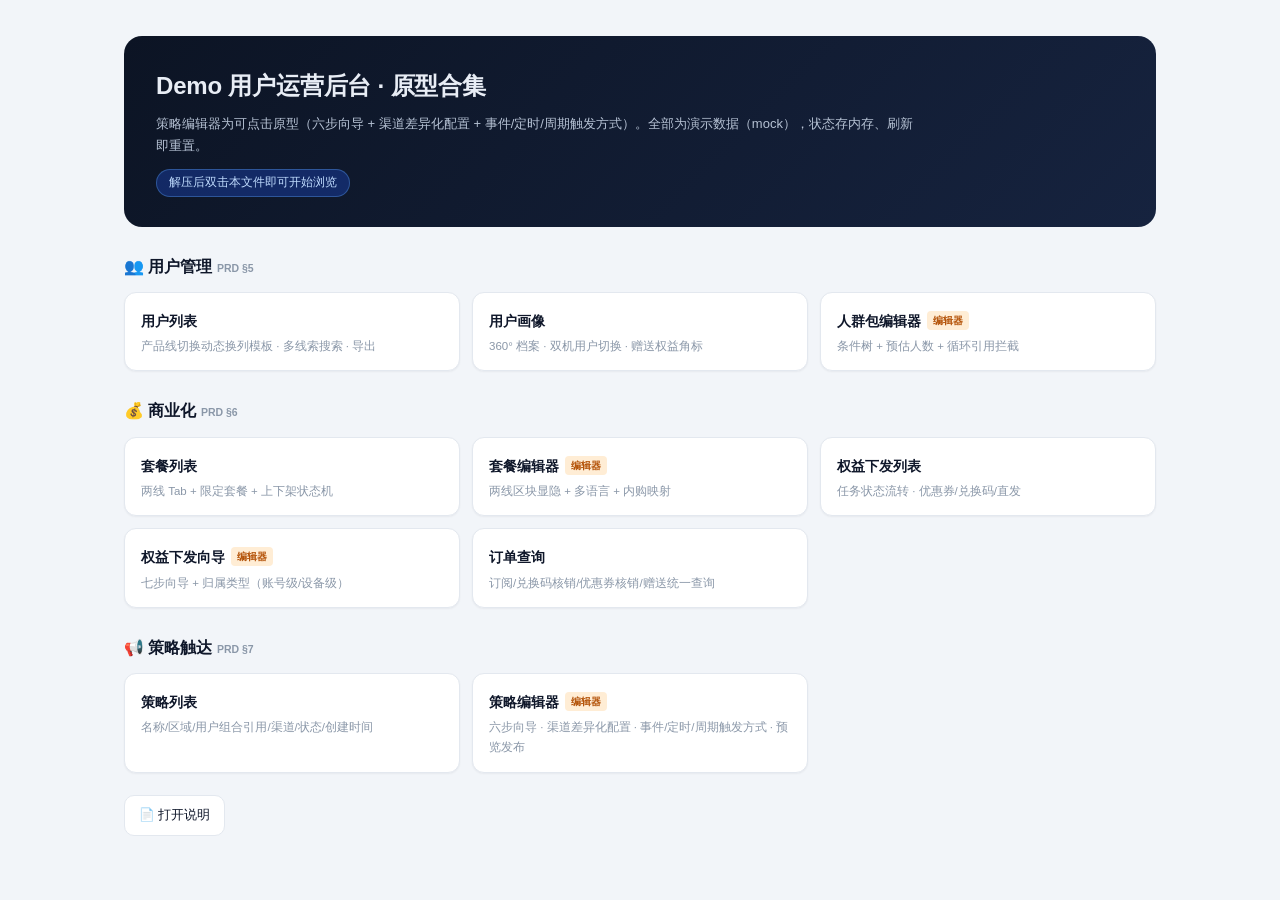
<file: index.html>
<!DOCTYPE html>
<html lang="zh-CN">
<head>
<meta charset="UTF-8">
<meta name="viewport" content="width=device-width, initial-scale=1.0">
<title>Demo 用户运营后台 · 原型合集</title>
<style>
  :root { --bg:#f2f5f9; --card:#fff; --line:#e3e8ef; --ink:#0f172a; --ink2:#475569; --ink3:#8a97a8; --hunt:#b45309; --hunt-soft:#ffedd5; }
  * { box-sizing:border-box; }
  body { margin:0; font-family:-apple-system,BlinkMacSystemFont,"PingFang SC","Microsoft YaHei","Noto Sans SC",sans-serif; background:var(--bg); color:var(--ink); line-height:1.7; }
  .wrap { max-width:1080px; margin:0 auto; padding:36px 24px 64px; }
  .hero { background:linear-gradient(135deg,#0c1424,#16233f); color:#e8edf5; border-radius:18px; padding:30px 32px; margin-bottom:22px; }
  .hero h1 { margin:0 0 6px; font-size:24px; letter-spacing:-.2px; }
  .hero p { margin:0; color:#b6c2d4; font-size:13px; max-width:760px; }
  .hero .pill { display:inline-flex; margin-top:12px; background:rgba(29,78,216,.35); border:1px solid rgba(96,165,250,.35); color:#bfdbfe; border-radius:999px; padding:3px 12px; font-size:11.5px; }
  h2 { font-size:16px; margin:26px 0 12px; }
  h2 .tag { font-size:10.5px; color:var(--ink3); font-weight:600; }
  .grid { display:grid; grid-template-columns:repeat(auto-fill,minmax(300px,1fr)); gap:12px; }
  .card { background:var(--card); border:1px solid var(--line); border-radius:12px; padding:14px 16px; text-decoration:none; color:var(--ink); display:block; transition:all .15s; box-shadow:0 1px 2px rgba(15,23,42,.05); }
  .card:hover { border-color:#9db8e8; box-shadow:0 10px 24px -14px rgba(29,78,216,.35); transform:translateY(-1px); }
  .card b { font-size:13.5px; }
  .card .star { display:inline-block; font-size:10px; background:var(--hunt-soft); color:var(--hunt); border-radius:4px; padding:1px 6px; margin-left:6px; font-weight:700; vertical-align:2px; }
  .card .note { font-size:11.5px; color:var(--ink3); margin-top:3px; }
  .extra { margin-top:22px; display:flex; gap:10px; flex-wrap:wrap; }
  .extra a { display:inline-flex; align-items:center; gap:6px; background:var(--card); border:1px solid var(--line); border-radius:10px; padding:9px 14px; text-decoration:none; color:var(--ink); font-size:12.5px; }
  .extra a:hover { border-color:#9db8e8; }
</style>
</head>
<body>
<div class="wrap">
  <div class="hero">
    <h1>Demo 用户运营后台 · 原型合集</h1>
    <p>策略编辑器为可点击原型（六步向导 + 渠道差异化配置 + 事件/定时/周期触发方式）。全部为演示数据（mock），状态存内存、刷新即重置。</p>
    <span class="pill">解压后双击本文件即可开始浏览</span>
  </div>

  <h2>👥 用户管理 <span class="tag">PRD §5</span></h2>
  <div class="grid">
    <a class="card" href="users-list.html"><b>用户列表</b><div class="note">产品线切换动态换列模板 · 多线索搜索 · 导出</div></a>
    <a class="card" href="user-detail.html"><b>用户画像</b><div class="note">360° 档案 · 双机用户切换 · 赠送权益角标</div></a>
    <a class="card" href="audience-builder.html"><b>人群包编辑器</b><span class="star">编辑器</span><div class="note">条件树 + 预估人数 + 循环引用拦截</div></a>
  </div>

  <h2>💰 商业化 <span class="tag">PRD §6</span></h2>
  <div class="grid">
    <a class="card" href="plans-list.html"><b>套餐列表</b><div class="note">两线 Tab + 限定套餐 + 上下架状态机</div></a>
    <a class="card" href="plan-editor.html"><b>套餐编辑器</b><span class="star">编辑器</span><div class="note">两线区块显隐 + 多语言 + 内购映射</div></a>
    <a class="card" href="benefit-list.html"><b>权益下发列表</b><div class="note">任务状态流转 · 优惠券/兑换码/直发</div></a>
    <a class="card" href="benefit-editor.html"><b>权益下发向导</b><span class="star">编辑器</span><div class="note">七步向导 + 归属类型（账号级/设备级）</div></a>
    <a class="card" href="order-list.html"><b>订单查询</b><div class="note">订阅/兑换码核销/优惠券核销/赠送统一查询</div></a>
  </div>

  <h2>📢 策略触达 <span class="tag">PRD §7</span></h2>
  <div class="grid">
    <a class="card" href="strategy-list.html"><b>策略列表</b><div class="note">名称/区域/用户组合引用/渠道/状态/创建时间</div></a>
    <a class="card" href="prototype-strategy.html#editor"><b>策略编辑器</b><span class="star">编辑器</span><div class="note">六步向导 · 渠道差异化配置 · 事件/定时/周期触发方式 · 预览发布</div></a>
  </div>

  <div class="extra"><a href="打开说明.txt">📄 打开说明</a></div>
</div>
</body>
</html>
</file>
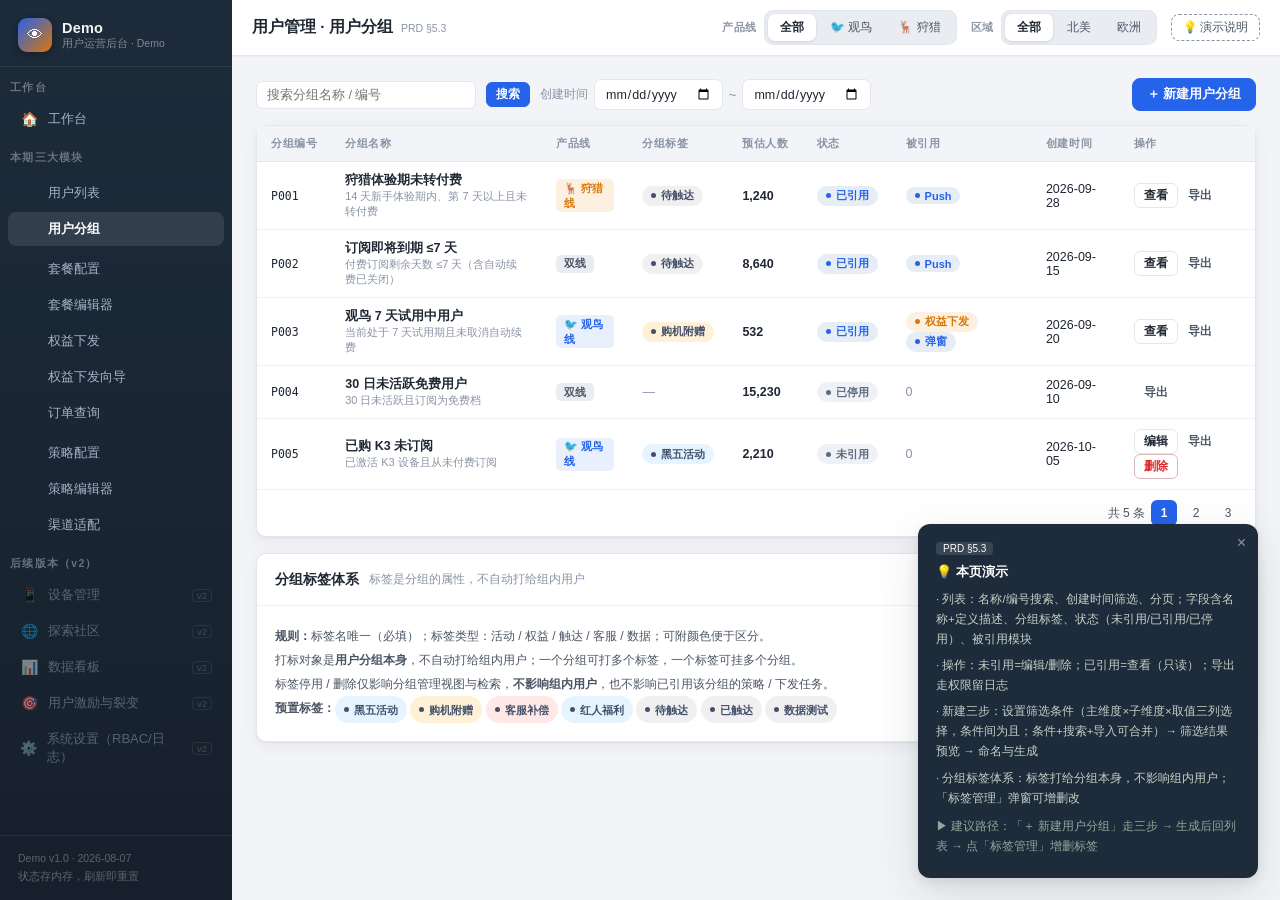
<file: audience-builder.html>
<!DOCTYPE html>
<html lang="zh-CN">
<head>
<meta charset="UTF-8">
<title>用户分组 · Demo 运营后台</title>
<style>
/* ============================================================
   Demo 用户运营后台 · Demo 设计系统
   美学方向：Field Station（野外工作站）—— 墨绿黑侧边栏 + 暖米白内容区
   观鸟线=森林绿 / 狩猎线=琥珀棕 / 双线中性
   技术红线：file:// 直开、零依赖、系统字体栈
   ============================================================ */

:root {
  /* 色板 */
  --bg: #f4f2ec;              /* 内容区米白 */
  --bg-deep: #edeae2;
  --panel: #ffffff;
  --sidebar: #182a22;         /* 墨绿黑 */
  --sidebar-deep: #122019;
  --sidebar-text: #a8b8ae;
  --sidebar-active: #ffffff;

  /* 品牌双色 */
  --bird: #2d6a4f;            /* 观鸟 森林绿 */
  --bird-soft: #e3eee7;
  --hunt: #a8621a;            /* 狩猎 琥珀棕 */
  --hunt-soft: #f6e9d7;

  /* 语义 */
  --ink: #23201a;             /* 主文本暖黑 */
  --ink-2: #57524a;           /* 次文本 */
  --ink-3: #8a857c;           /* 弱文本 */
  --line: #e2dfd6;            /* 边框 */
  --line-soft: #edeae2;

  /* 状态 */
  --ok: #2d6a4f;
  --warn: #b45309;
  --danger: #b3261e;
  --info: #3a5f8a;

  --radius: 10px;
  --radius-sm: 7px;
  --shadow: 0 1px 2px rgba(35,32,26,.05), 0 4px 16px rgba(35,32,26,.06);
  --shadow-lg: 0 4px 12px rgba(35,32,26,.10), 0 16px 48px rgba(35,32,26,.12);

  --font: -apple-system, BlinkMacSystemFont,  "PingFang SC",
          "Hiragino Sans GB", "Microsoft YaHei", "Segoe UI", sans-serif;
  --mono: "SF Mono", ui-monospace, Menlo, Consolas, monospace;
}

* { margin: 0; padding: 0; box-sizing: border-box; }

html, body { height: 100%; }

body {
  font-family: var(--font);
  font-size: 13.5px;
  color: var(--ink);
  background: var(--bg);
  -webkit-font-smoothing: antialiased;
}

/* ============ 布局骨架 ============ */
.layout { display: flex; min-height: 100vh; }

.sidebar {
  width: 232px; flex-shrink: 0;
  background: linear-gradient(180deg, var(--sidebar) 0%, var(--sidebar-deep) 100%);
  color: var(--sidebar-text);
  display: flex; flex-direction: column;
  position: sticky; top: 0; height: 100vh; overflow-y: auto;
}

.sidebar-brand {
  display: flex; align-items: center; gap: 10px;
  padding: 18px 18px 14px;
  border-bottom: 1px solid rgba(255,255,255,.07);
}

.brand-mark {
  width: 34px; height: 34px; border-radius: 9px;
  background: linear-gradient(135deg, var(--bird), var(--hunt));
  display: flex; align-items: center; justify-content: center;
  font-size: 16px; color: #fff;
  box-shadow: 0 2px 8px rgba(0,0,0,.3);
}

.brand-name { color: #f2f5f1; font-size: 14.5px; font-weight: 700; letter-spacing: .2px; }
.brand-sub { font-size: 10.5px; color: rgba(255,255,255,.45); margin-top: 1px; }

.nav-group { padding: 14px 10px 6px; font-size: 10.5px; letter-spacing: .12em; color: rgba(255,255,255,.35); font-weight: 600; }

.nav-item {
  display: flex; align-items: center; gap: 10px;
  padding: 8px 12px; margin: 1px 8px;
  border-radius: 8px; cursor: pointer;
  font-size: 13px; color: var(--sidebar-text);
  text-decoration: none; transition: background .15s, color .15s;
}
.nav-item:hover { background: rgba(255,255,255,.06); color: #d6e0d8; }
.nav-item.active { background: rgba(255,255,255,.10); color: var(--sidebar-active); font-weight: 600; }
.nav-item.v2 { opacity: .45; cursor: not-allowed; }
.nav-item.v2:hover { background: transparent; color: var(--sidebar-text); }
.nav-item .badge-v2 { margin-left: auto; font-size: 9.5px; color: rgba(255,255,255,.4); border: 1px solid rgba(255,255,255,.18); border-radius: 4px; padding: 0 4px; }
.nav-icon { width: 18px; text-align: center; font-size: 14px; }

.sidebar-foot {
  margin-top: auto; padding: 14px 18px;
  font-size: 10.5px; color: rgba(255,255,255,.3);
  border-top: 1px solid rgba(255,255,255,.07);
  line-height: 1.7;
}

/* 主区 */
.main { flex: 1; min-width: 0; display: flex; flex-direction: column; }

.topbar {
  height: 56px; background: var(--panel);
  border-bottom: 1px solid var(--line);
  display: flex; align-items: center; gap: 14px;
  padding: 0 20px; position: sticky; top: 0; z-index: 40;
  box-shadow: 0 1px 0 rgba(35,32,26,.03);
}

.page-title { font-size: 15.5px; font-weight: 700; margin-right: auto; white-space: nowrap; }
.page-title .prd-ref { font-size: 10.5px; color: var(--ink-3); font-weight: 400; margin-left: 8px; }

.content { padding: 22px 24px 48px; max-width: 1440px; width: 100%; margin: 0 auto; }

/* ============ 顶部切换器 ============ */
.seg {
  display: inline-flex; background: var(--bg-deep);
  border: 1px solid var(--line); border-radius: 9px; padding: 3px; gap: 2px;
}
.seg button {
  border: 0; background: transparent; cursor: pointer;
  font-size: 12px; padding: 5px 12px; border-radius: 7px;
  color: var(--ink-2); font-family: var(--font); transition: all .15s;
}
.seg button:hover { color: var(--ink); }
.seg button.on { background: var(--panel); color: var(--ink); font-weight: 600; box-shadow: 0 1px 3px rgba(35,32,26,.12); }

/* 产品线专用分段控件 */
.seg-pl button.on[data-pl="bird"] { background: var(--bird); color: #fff; }
.seg-pl button.on[data-pl="hunt"] { background: var(--hunt); color: #fff; }

/* 角色切换器 */
.role-switch {
  display: flex; align-items: center; gap: 8px;
  font-size: 12px; color: var(--ink-2);
}
.role-switch .seg button.on { background: var(--sidebar); color: #fff; }

/* 演示说明按钮 */
.demo-btn {
  border: 1px dashed var(--ink-3); background: transparent; color: var(--ink-2);
  font-size: 11.5px; padding: 5px 11px; border-radius: 8px; cursor: pointer;
  font-family: var(--font); transition: all .15s;
}
.demo-btn:hover { border-color: var(--ink); color: var(--ink); }

/* 切换器标签 */
.switch-label { font-size: 10.5px; color: var(--ink-3); font-weight: 600; letter-spacing: .06em; }

.topbar-seg { display: flex; align-items: center; gap: 7px; }

/* ============ 卡片与布局 ============ */
.card {
  background: var(--panel); border: 1px solid var(--line);
  border-radius: var(--radius); box-shadow: var(--shadow);
  margin-bottom: 16px;
}
.card-head {
  display: flex; align-items: center; gap: 10px;
  padding: 13px 18px; border-bottom: 1px solid var(--line-soft);
}
.card-head h3 { font-size: 13.5px; font-weight: 700; }
.card-head .desc { font-size: 11.5px; color: var(--ink-3); }
.card-body { padding: 18px; }

/* ============ 筛选栏 ============ */
.filter-bar {
  display: flex; flex-wrap: wrap; gap: 10px 14px; align-items: center;
  background: var(--panel); border: 1px solid var(--line);
  border-radius: var(--radius); padding: 12px 16px; margin-bottom: 16px;
  box-shadow: var(--shadow);
}
.filter-item { display: flex; align-items: center; gap: 6px; }
.filter-item label { font-size: 11.5px; color: var(--ink-3); white-space: nowrap; }
.filter-divider { width: 1px; height: 24px; background: var(--line); }

/* ============ 表单控件 ============ */
input[type="text"], input[type="number"], input[type="date"], input[type="email"], input[type="search"], select, textarea {
  font-family: var(--font); font-size: 12.5px; color: var(--ink);
  border: 1px solid var(--line); border-radius: 7px;
  padding: 6px 10px; background: #fff; outline: none;
  transition: border-color .15s, box-shadow .15s;
}
input:focus, select:focus, textarea:focus { border-color: var(--ink-2); box-shadow: 0 0 0 3px rgba(35,32,26,.06); }
select { cursor: pointer; }
textarea { resize: vertical; line-height: 1.6; }

.checkbox-line { display: flex; align-items: center; gap: 6px; font-size: 12.5px; color: var(--ink-2); cursor: pointer; }
.checkbox-line input { accent-color: var(--bird); width: 14px; height: 14px; cursor: pointer; }

/* ============ 按钮 ============ */
.btn {
  display: inline-flex; align-items: center; gap: 6px;
  border: 1px solid var(--line); background: var(--panel);
  color: var(--ink); font-size: 12.5px; font-weight: 600;
  padding: 7px 14px; border-radius: 8px; cursor: pointer;
  font-family: var(--font); transition: all .15s;
}
.btn:hover { border-color: var(--ink-2); background: var(--bg); }
.btn:active { transform: translateY(1px); }
.btn-primary { background: var(--bird); border-color: var(--bird); color: #fff; }
.btn-primary:hover { background: #245741; border-color: #245741; }
.btn-hunt { background: var(--hunt); border-color: var(--hunt); color: #fff; }
.btn-hunt:hover { background: #8f5414; border-color: #8f5414; }
.btn-danger { background: #fff; border-color: #d8b9b6; color: var(--danger); }
.btn-danger:hover { border-color: var(--danger); background: #fdf1f0; }
.btn-ghost { background: transparent; border-color: transparent; color: var(--ink-2); }
.btn-ghost:hover { background: var(--bg); color: var(--ink); }
.btn-sm { padding: 4px 9px; font-size: 11.5px; border-radius: 6px; }
.btn:disabled { opacity: .45; cursor: not-allowed; }

/* ============ 表格 ============ */
.table-wrap { overflow-x: auto; border-radius: 0 0 var(--radius) var(--radius); }
table.table { width: 100%; border-collapse: collapse; font-size: 12.5px; }
.table th {
  text-align: left; font-size: 11px; font-weight: 600; letter-spacing: .05em;
  color: var(--ink-3); text-transform: uppercase;
  padding: 10px 14px; border-bottom: 1px solid var(--line);
  background: var(--bg); white-space: nowrap;
}
.table td {
  padding: 10px 14px; border-bottom: 1px solid var(--line-soft);
  color: var(--ink); vertical-align: middle;
}
.table tbody tr:last-child td { border-bottom: 0; }
.table tbody tr { transition: background .12s; }
.table tbody tr:hover { background: #faf8f3; }
.table td.mono, .table .mono { font-family: var(--mono); font-size: 11.5px; }
.table .num { font-variant-numeric: tabular-nums; }
.table .empty { text-align: center; color: var(--ink-3); padding: 40px 0; font-size: 12.5px; }

/* ============ 徽章 ============ */
.badge {
  display: inline-flex; align-items: center; gap: 5px;
  font-size: 11px; font-weight: 600; padding: 2.5px 9px; border-radius: 20px;
  white-space: nowrap;
}
.badge::before { content: ""; width: 5px; height: 5px; border-radius: 50%; background: currentColor; }
.badge-gray { background: #f0eee8; color: #6b665d; }
.badge-blue { background: #e6edf5; color: var(--info); }
.badge-green { background: var(--bird-soft); color: var(--bird); }
.badge-orange { background: var(--hunt-soft); color: var(--hunt); }
.badge-red { background: #fbeae8; color: var(--danger); }
.badge-pl { background: var(--bird-soft); color: var(--bird); }
.badge-pl.hunt { background: var(--hunt-soft); color: var(--hunt); }
.badge-pl.both { background: #e9e6df; color: #57524a; }

/* 产品线标签（列表内） */
.pl-tag {
  display: inline-flex; align-items: center; gap: 5px;
  font-size: 11px; padding: 1.5px 8px; border-radius: 5px; font-weight: 600;
}
.pl-tag.bird { background: var(--bird-soft); color: var(--bird); }
.pl-tag.hunt { background: var(--hunt-soft); color: var(--hunt); }
.pl-tag.both { background: #e9e6df; color: #57524a; }

/* ============ 分页 ============ */
.pager {
  display: flex; align-items: center; gap: 6px; justify-content: flex-end;
  padding: 10px 14px; border-top: 1px solid var(--line-soft);
  font-size: 12px; color: var(--ink-2);
}
.pager .page { width: 26px; height: 26px; display: flex; align-items: center; justify-content: center; border-radius: 6px; cursor: pointer; border: 1px solid transparent; }
.pager .page:hover { border-color: var(--line); }
.pager .page.on { background: var(--bird); color: #fff; font-weight: 600; }

/* ============ 步骤条 ============ */
.steps { display: flex; align-items: center; margin: 0 0 22px; }
.step { display: flex; align-items: center; gap: 9px; }
.step-dot {
  width: 26px; height: 26px; border-radius: 50%;
  display: flex; align-items: center; justify-content: center;
  font-size: 12px; font-weight: 700;
  background: var(--bg-deep); color: var(--ink-3); border: 1.5px solid var(--line);
  transition: all .2s;
}
.step-label { font-size: 12px; color: var(--ink-3); font-weight: 600; }
.step.on .step-dot { background: var(--bird); border-color: var(--bird); color: #fff; }
.step.on .step-label { color: var(--ink); }
.step.done .step-dot { background: var(--bird-soft); border-color: var(--bird); color: var(--bird); }
.step.done .step-label { color: var(--ink-2); }
.step-line { flex: 1; height: 1.5px; background: var(--line); margin: 0 14px; min-width: 24px; }
.step-line.done { background: var(--bird); }

/* ============ Tabs ============ */
.tabs { display: flex; gap: 2px; border-bottom: 1.5px solid var(--line); margin-bottom: 18px; }
.tab {
  padding: 9px 16px; font-size: 12.5px; color: var(--ink-2); cursor: pointer;
  border-bottom: 2.5px solid transparent; margin-bottom: -1.5px; font-weight: 600;
  transition: color .15s;
}
.tab:hover { color: var(--ink); }
.tab.on { color: var(--bird); border-bottom-color: var(--bird); }
.tab .hint { font-size: 10px; color: var(--ink-3); font-weight: 400; margin-left: 4px; }

/* ============ 弹窗 ============ */
.modal-mask {
  position: fixed; inset: 0; background: rgba(20,16,10,.45);
  display: flex; align-items: center; justify-content: center; z-index: 100;
  animation: fadeIn .15s ease-out;
}
.modal {
  background: var(--panel); border-radius: 14px; box-shadow: var(--shadow-lg);
  width: 520px; max-width: 92vw; max-height: 86vh; overflow-y: auto;
  animation: popIn .18s cubic-bezier(.2,.9,.3,1.2);
}
.modal-head { padding: 16px 20px 12px; border-bottom: 1px solid var(--line-soft); font-weight: 700; font-size: 14px; display: flex; align-items: center; }
.modal-head .close { margin-left: auto; cursor: pointer; color: var(--ink-3); font-size: 18px; background: none; border: 0; }
.modal-body { padding: 18px 20px; }
.modal-foot { padding: 13px 20px; border-top: 1px solid var(--line-soft); display: flex; justify-content: flex-end; gap: 10px; }

/* ============ Toast ============ */
#toast-root { position: fixed; top: 70px; right: 20px; z-index: 200; display: flex; flex-direction: column; gap: 8px; }
.toast {
  background: var(--sidebar); color: #eef3ee; font-size: 12.5px;
  padding: 11px 16px; border-radius: 9px; box-shadow: var(--shadow-lg);
  display: flex; align-items: center; gap: 9px; animation: slideIn .25s ease-out;
  max-width: 380px;
}
.toast.ok { border-left: 3px solid #4f9d77; }
.toast.warn { border-left: 3px solid #d9933a; }
.toast.err { border-left: 3px solid #e05c53; }

/* ============ 审批面板 ============ */
.approval-panel {
  background: var(--panel); border: 1px solid var(--line); border-radius: var(--radius);
  box-shadow: var(--shadow); margin-bottom: 16px; overflow: hidden;
}
.approval-panel .ap-head {
  display: flex; align-items: center; gap: 10px;
  padding: 12px 18px; background: var(--sidebar); color: #eef3ee;
  font-size: 12.5px; font-weight: 600;
}
.approval-panel .ap-item {
  display: flex; align-items: center; gap: 12px;
  padding: 12px 18px; border-bottom: 1px solid var(--line-soft); font-size: 12.5px;
}
.approval-panel .ap-item:last-child { border-bottom: 0; }
.ap-action { margin-left: auto; display: flex; gap: 8px; }

/* ============ 编辑器分区 ============ */
.form-section { margin-bottom: 22px; }
.form-section > h4 {
  font-size: 12px; font-weight: 700; letter-spacing: .04em;
  color: var(--ink-2); margin-bottom: 12px;
  display: flex; align-items: center; gap: 8px;
}
.form-section > h4::after { content: ""; flex: 1; height: 1px; background: var(--line); }
.form-grid { display: grid; grid-template-columns: repeat(auto-fill, minmax(230px, 1fr)); gap: 14px 18px; }
.form-field { display: flex; flex-direction: column; gap: 5px; }
.form-field > label { font-size: 11.5px; color: var(--ink-3); font-weight: 600; }
.form-field .req { color: var(--danger); margin-left: 2px; }
.form-field .help { font-size: 10.5px; color: var(--ink-3); line-height: 1.5; }
.form-field input, .form-field select, .form-field textarea { width: 100%; }

/* 多语言 Tab 小控件 */
.lang-tabs { display: flex; gap: 4px; margin-bottom: 8px; }
.lang-tab {
  font-size: 11px; padding: 3px 10px; border-radius: 6px; cursor: pointer;
  border: 1px solid var(--line); background: var(--panel); color: var(--ink-2); font-weight: 600;
}
.lang-tab.on { background: var(--sidebar); border-color: var(--sidebar); color: #fff; }
.lang-fallback { font-size: 10.5px; color: var(--ink-3); }

/* ============ 条件树（人群包编辑器） ============ */
.cond-group {
  border: 1.5px solid var(--line); border-radius: var(--radius);
  margin-bottom: 12px; overflow: hidden;
}
.cond-group .cg-head {
  display: flex; align-items: center; gap: 8px;
  background: var(--bg); padding: 8px 14px; font-size: 12px; font-weight: 700;
  border-bottom: 1px solid var(--line-soft);
}
.cond-group .cg-body { padding: 12px 14px; display: flex; flex-direction: column; gap: 9px; }
.cond-row { display: flex; align-items: center; gap: 8px; flex-wrap: wrap; }
.cond-row select, .cond-row input { padding: 5px 9px; }
.cond-ops { display: flex; gap: 6px; align-items: center; font-size: 11.5px; color: var(--ink-2); }

/* ============ 统计卡 ============ */
.stat-row { display: grid; grid-template-columns: repeat(auto-fit, minmax(180px, 1fr)); gap: 14px; margin-bottom: 18px; }
.stat-card {
  background: var(--panel); border: 1px solid var(--line); border-radius: var(--radius);
  padding: 14px 16px; box-shadow: var(--shadow);
}
.stat-card .sc-label { font-size: 11px; color: var(--ink-3); font-weight: 600; letter-spacing: .04em; }
.stat-card .sc-value { font-size: 24px; font-weight: 800; margin-top: 6px; font-variant-numeric: tabular-nums; letter-spacing: -.02em; }
.stat-card .sc-value small { font-size: 12px; font-weight: 600; color: var(--ink-3); }
.stat-card .sc-delta { font-size: 11px; margin-top: 4px; }
.stat-card .sc-delta.up { color: var(--ok); }
.stat-card .sc-delta.down { color: var(--danger); }

/* ============ 设备卡片（狩猎线画像） ============ */
.device-card {
  border: 1px solid var(--line); border-radius: var(--radius); padding: 12px 14px;
  display: flex; flex-direction: column; gap: 7px; background: #fdfcf9;
}
.device-card .dc-head { display: flex; align-items: center; gap: 8px; font-weight: 700; font-size: 12.5px; }
.device-card .dc-row { display: flex; justify-content: space-between; font-size: 12px; color: var(--ink-2); }
.device-card .dc-row b { color: var(--ink); font-weight: 600; }

/* ============ 渠道卡片 ============ */
.channel-grid { display: grid; grid-template-columns: repeat(auto-fit, minmax(300px, 1fr)); gap: 16px; }
.channel-card { border: 1px solid var(--line); border-radius: var(--radius); background: var(--panel); box-shadow: var(--shadow); overflow: hidden; }
.channel-card .cc-head {
  padding: 12px 16px; font-weight: 700; font-size: 13px;
  display: flex; align-items: center; gap: 9px;
  border-bottom: 1px solid var(--line-soft);
}
.channel-card .cc-body { padding: 14px 16px; display: flex; flex-direction: column; gap: 11px; }

/* ============ 演示说明浮层 ============ */
.demo-pop {
  position: fixed; right: 22px; bottom: 22px; width: 340px; z-index: 150;
  background: var(--sidebar); color: #e8eee9; border-radius: 12px;
  box-shadow: var(--shadow-lg); padding: 16px 18px; animation: slideUp .25s ease-out;
}
.demo-pop h4 { font-size: 13px; font-weight: 700; margin-bottom: 8px; color: #fff; display: flex; align-items: center; gap: 8px; }
.demo-pop p { font-size: 11.5px; line-height: 1.75; color: #c4d1c8; margin-bottom: 6px; }
.demo-pop .demo-close { position: absolute; top: 10px; right: 12px; color: rgba(255,255,255,.5); cursor: pointer; background: none; border: 0; font-size: 16px; }
.demo-pop .prd-tag { display: inline-block; font-size: 10px; background: rgba(255,255,255,.12); border-radius: 4px; padding: 1px 7px; margin-bottom: 8px; color: #fff; }

/* ============ 信息条 ============ */
.notice {
  display: flex; gap: 9px; align-items: flex-start;
  background: #eef2ee; border: 1px solid #d5e0d8; color: var(--ink-2);
  border-radius: 8px; padding: 10px 14px; font-size: 12px; line-height: 1.65;
  margin-bottom: 16px;
}
.notice.warn { background: var(--hunt-soft); border-color: #ecd9bd; }
.notice.red { background: #fbeae8; border-color: #e8c8c4; }
.notice .ni { flex-shrink: 0; }

/* ============ 空态 ============ */
.empty-state { text-align: center; padding: 60px 20px; color: var(--ink-3); }
.empty-state .es-icon { font-size: 38px; margin-bottom: 12px; opacity: .5; }
.empty-state p { font-size: 13px; }

/* ============ 动画 ============ */
@keyframes fadeIn { from { opacity: 0; } to { opacity: 1; } }
@keyframes popIn { from { opacity: 0; transform: scale(.96); } to { opacity: 1; transform: scale(1); } }
@keyframes slideIn { from { opacity: 0; transform: translateX(16px); } to { opacity: 1; transform: translateX(0); } }
@keyframes slideUp { from { opacity: 0; transform: translateY(14px); } to { opacity: 1; transform: translateY(0); } }
@keyframes pulse { 0%,100% { opacity: 1; } 50% { opacity: .45; } }
.pulse { animation: pulse 1.6s ease-in-out infinite; }

/* 页面进入动画 */
.content { animation: fadeIn .25s ease-out; }

/* ============ 滚动条 ============ */
::-webkit-scrollbar { width: 9px; height: 9px; }
::-webkit-scrollbar-thumb { background: #cfcbc2; border-radius: 5px; border: 2px solid var(--bg); }
::-webkit-scrollbar-track { background: transparent; }
.sidebar::-webkit-scrollbar-thumb { background: rgba(255,255,255,.14); border: 2px solid var(--sidebar); }

/* ============ 响应式（评审主为桌面，仅兜底） ============ */
@media (max-width: 1100px) {
  .topbar { flex-wrap: wrap; height: auto; padding: 10px 16px; gap: 8px; }
  .page-title { margin-right: 0; width: 100%; }
  .content { padding: 16px; }
}

</style>
<style>
/* ============================================================
   Demo 用户运营后台 · 通用后台风格（蓝白）配色试点
   试点范围：用户列表（users-list）+ 用户画像（user-detail）
   实现方式：覆盖 common.css 的 CSS 变量 + 少量硬编码色
   效果确认后再决定是否全站推广
   ============================================================ */

:root {
  /* 色板 */
  --bg: #f2f4f7;              /* 内容区蓝灰白 */
  --bg-deep: #e9edf2;
  --panel: #ffffff;
  --sidebar: #1d2b3a;         /* 深蓝灰 */
  --sidebar-deep: #16202c;
  --sidebar-text: #a3b2c5;
  --sidebar-active: #ffffff;

  /* 品牌双色（通用后台以主蓝为主） */
  --bird: #2563eb;            /* 主蓝 */
  --bird-soft: #e8effd;
  --hunt: #d97706;            /* 琥珀橙 */
  --hunt-soft: #fdf0e0;

  /* 语义 */
  --ink: #1f2733;             /* 主文本冷黑 */
  --ink-2: #4b5565;
  --ink-3: #8a93a6;
  --line: #e2e7ee;
  --line-soft: #eef1f5;

  /* 状态 */
  --ok: #16a34a;
  --warn: #d97706;
  --danger: #dc2626;
  --info: #2563eb;

  --shadow: 0 1px 2px rgba(31,39,51,.05), 0 4px 16px rgba(31,39,51,.06);
  --shadow-lg: 0 4px 12px rgba(31,39,51,.10), 0 16px 48px rgba(31,39,51,.12);
}

/* 硬编码色覆盖（common.css 未走变量的部分） */
.btn-primary:hover { background: #1d4ed8; border-color: #1d4ed8; }
.btn-hunt:hover { background: #b45309; border-color: #b45309; }
.table tbody tr:hover { background: #f5f7fb; }
.badge-gray { background: #eef1f5; color: #5b6b7f; }
.badge-pl.both, .pl-tag.both { background: #e9edf2; color: #4b5565; }
.toast.ok { border-left-color: #22c55e; }
.toast.warn { border-left-color: #f59e0b; }
.toast.err { border-left-color: #ef4444; }
::-webkit-scrollbar-thumb { background: #c3cad6; border-color: var(--bg); }

</style>
<style>
/* 三列选择器（主维度/子维度/取值）—— 参考 demo-admin 分组编辑器样式 */
.dim-picker { display: flex; gap: 10px; align-items: stretch; }
.dim-col { flex: 1; min-width: 0; border: 1px solid var(--line); border-radius: 8px; overflow: hidden; background: var(--panel); }
.dim-col .dc-title { font-size: 11px; font-weight: 700; color: var(--ink-3); letter-spacing: .05em; padding: 7px 12px; background: var(--bg); border-bottom: 1px solid var(--line-soft); }
.dim-col .dc-list { max-height: 260px; overflow-y: auto; padding: 4px; }
.dim-opt { display: flex; align-items: center; gap: 8px; padding: 6px 10px; border-radius: 6px; font-size: 12px; cursor: pointer; color: var(--ink-2); }
.dim-opt:hover { background: var(--bg); }
.dim-opt.on { background: var(--bird-soft); color: var(--bird); font-weight: 600; }
.dim-opt.on.hunt { background: var(--hunt-soft); color: var(--hunt); }
.dim-opt small { color: var(--ink-3); font-weight: 400; margin-left: auto; font-size: 10px; }
.cond-chip { display: inline-flex; align-items: center; gap: 5px; background: var(--bg); border: 1px solid var(--line); border-radius: 6px; padding: 2px 8px; font-size: 11px; color: var(--ink-2); margin: 2px 4px 2px 0; }
.cond-chip .x { cursor: pointer; color: var(--ink-3); font-weight: 700; }
.cond-chip .x:hover { color: var(--danger); }
.preview-bar { display: flex; align-items: center; gap: 14px; flex-wrap: wrap; background: var(--panel); border: 1px solid var(--line); border-radius: var(--radius); padding: 12px 16px; margin-bottom: 14px; box-shadow: var(--shadow); }
.preview-count { font-size: 13px; }
.preview-count b { font-size: 18px; color: var(--bird); font-variant-numeric: tabular-nums; }
.seg-tag { display: inline-flex; align-items: center; font-size: 10.5px; font-weight: 600; padding: 1.5px 8px; border-radius: 4px; margin-right: 4px; white-space: nowrap; }
</style>
</head>
<body>
<script>
/* ============================================================
   Demo 用户运营后台 · Demo mock 数据
   值严格对齐背景文档 §5（套餐价格/权益量）
   技术红线：普通全局变量，不 fetch、不 module
   ============================================================ */
window.PLData = {
  version: '2026-08-07',

  /* ---------- 产品线 ---------- */
  productLines: [
    { key: 'bird', name: '观鸟线', model: 'K3' },
    { key: 'hunt', name: '狩猎线', model: 'TL300' },
  ],

  /* ---------- 套餐（两线全量；状态机：草稿/待上架/已上架；refPack=定向可见引用分组；schedule=上架方式） ---------- */
  plans: {
    bird: [
      { id: 'BP01', name: { en: 'Bird Plan 1', zh: '观鸟套餐1' }, tier: '观鸟套餐1', price: null, annual: null, perks: ['基础功能（演示数据）'], status: '已上架', schedule: '立即' },
      { id: 'BP02', name: { en: 'Bird Plan 2', zh: '观鸟套餐2' }, tier: '观鸟套餐2', price: 1.11, annual: 11.11, perks: ['标准权益组合（演示数据）'], status: '已上架', schedule: '立即' },
      { id: 'BP03', name: { en: 'Bird Plan 3', zh: '观鸟套餐3' }, tier: '观鸟套餐3', price: 2.22, annual: 22.22, perks: ['高配权益组合（演示数据）'], status: '已上架', schedule: '立即' },
      { id: 'BP04', name: { en: 'Bird Plan 3 Early', zh: '观鸟套餐3早鸟版' }, tier: '观鸟套餐3', price: 2.00, annual: 20.00, perks: ['同观鸟套餐3权益（演示数据）'], status: '草稿', schedule: '定时', refPack: 'P003' },
    ],
    hunt: [
      { id: 'HP01', name: { en: 'Hunt Plan 1', zh: '狩猎套餐1' }, tier: '狩猎套餐1', price: 3.33, renewPrice: 2.22, annual: 33.33, annualSale: 22.22, perks: ['标准权益组合（演示数据）'], status: '已上架', schedule: '立即' },
      { id: 'HP02', name: { en: 'Hunt Plan 2', zh: '狩猎套餐2' }, tier: '狩猎套餐2', price: 4.44, renewPrice: 3.33, annual: 44.44, annualSale: 33.33, perks: ['标准权益组合（演示数据）'], status: '已上架', schedule: '立即' },
      { id: 'HP03', name: { en: 'Hunt Plan 3', zh: '狩猎套餐3' }, tier: '狩猎套餐3', price: 5.55, renewPrice: 4.44, annual: 55.55, annualSale: 44.44, perks: ['高配权益组合（演示数据）'], status: '已上架', schedule: '立即' },
      /* 限定套餐（仅狩猎） */
      { id: 'HP10', name: { en: 'Hunt Plan 1 Special', zh: '狩猎套餐1特惠' }, tier: '狩猎套餐1', price: 2.00, annual: 20.00, limited: true, campaign: '限时活动', window: '2026-11-21 ~ 2026-12-02', perks: ['同狩猎套餐1权益（演示数据）'], status: '待上架', schedule: '定时', refPack: 'P001' },
      { id: 'HP11', name: { en: 'Hunt Plan 2 Special', zh: '狩猎套餐2特惠' }, tier: '狩猎套餐2', price: 3.00, annual: 30.00, limited: true, campaign: '限时活动', window: '2026-11-21 ~ 2026-12-02', perks: ['同狩猎套餐2权益（演示数据）'], status: '待上架', schedule: '定时' },
      { id: 'HP12', name: { en: 'Hunt Plan 3 Special', zh: '狩猎套餐3特惠' }, tier: '狩猎套餐3', price: 4.00, annual: 40.00, limited: true, campaign: '限时活动', window: '2026-11-21 ~ 2026-12-02', perks: ['同狩猎套餐3权益（演示数据）'], status: '待上架', schedule: '定时' },
      { id: 'HP13', name: { en: 'Seasonal Plan A', zh: '限定套餐A（季卡）' }, tier: '限定套餐A', price: 6.66, duration: '6 个月', limited: true, campaign: '限时活动', window: '2026-10-15 ~ 2027-03-31', perks: ['限时权益组合（演示数据）'], status: '待上架', schedule: '定时', refPack: 'P002' },
      { id: 'HP14', name: { en: 'Seasonal Plan B', zh: '限定套餐B（季卡）' }, tier: '限定套餐B', price: 8.88, duration: '6 个月', limited: true, campaign: '限时活动', window: '2026-10-15 ~ 2027-03-31', perks: ['限时高配权益组合（演示数据）'], status: '草稿', schedule: '定时' },
    ],
    /* AI权益包（狩猎独立 AI 权益） */
    aiButler: { price: 0.99, annual: 8.99, desc: 'AI 增值权益（演示数据）' },
    /* 加油包 */
    booster: {
      bird: [
        { id: 'BB01', name: '存储权益包', price: 0.99, unit: '/月', desc: '存储空间增值（演示数据）' },
        { id: 'BB02', name: '设备权益包', price: 0.99, unit: '/月/台', desc: '设备数量增值（演示数据）' },
        { id: 'BB03', name: 'AI调用包', price: 0.99, unit: '/月', desc: 'AI 调用次数增值（演示数据）' },
      ],
      hunt: [
        { id: 'HB01', name: '影像权益包', price: 0.99, unit: '/100 张', desc: '账号内共享（演示数据）', ownership: '账号级' },
        { id: 'HB02', name: 'AI调用包', price: 0.99, unit: '/300 次', desc: 'AI 调用补充（演示数据）' },
      ],
    },
  },

  /* ---------- 用户（20 条，含观鸟典型/狩猎典型/双机用户） ----------
     注：sub = 观鸟账号级订阅（含 period/purchaseAt/gifts 队列赠送权益）
         subPerDevice = 狩猎设备级套餐（一条一设备一套餐，同一 SN 可多条=多套餐生效）
         subHistory = 历史订阅（观鸟条目 sn 为空；狩猎条目带 sn）
         accountBenefits = 账号级共享权益（观鸟加油包 & 狩猎权益包，带 pl 区分） */
  users: [
    { id: 'U1001', email: 'emma.wilson@mail.com', region: '北美', pl: 'bird', createdAt: '2026-09-12', lastActive: '2026-10-08', devices: [{ sn: 'K3-B2F7A01', model: 'K3', activated: '2026-09-12', bound: true }], sub: { tier: '观鸟套餐2', trial: '试用中（7天）', autoRenew: true, expireAt: '2026-10-20', aiRemaining: 288, storageUsed: '3.2/10GB', period: '月付', purchaseAt: '2026-10-08', gifts: [{ name: '观鸟套餐2 30 天赠送', grantedAt: '2026-10-02' }] }, subHistory: [{ pl: 'bird', model: 'K3', sn: '', tier: '观鸟套餐1', period: '—', purchasedAt: '2026-09-12' }, { pl: 'bird', model: 'K3', sn: '', tier: '观鸟套餐2', period: '月付', purchasedAt: '2026-10-08' }], accountBenefits: [{ pl: 'bird', name: 'AI调用包', price: 0.99, period: '月付', usage: '已用 12/300 次' }], tags: ['K3开卖活动'], packs: ['P003'], freeze: false },
    { id: 'U1002', email: 'daniel.ng@mail.com', region: '北美', pl: 'bird', createdAt: '2026-06-02', lastActive: '2026-10-09', devices: [{ sn: 'K3-A1C9D02', model: 'K3', activated: '2026-06-02', bound: true }, { sn: 'K3-A1C9D03', model: 'K3', activated: '2026-07-15', bound: true }, { sn: 'K3-A1C9D04', model: 'K3', activated: '2026-08-20', bound: true }], sub: { tier: '观鸟套餐3', trial: '已转正式', autoRenew: true, expireAt: '2027-06-02', aiRemaining: 620, storageUsed: '12.4/20GB', period: '年付', purchaseAt: '2026-08-02', gifts: [{ name: '观鸟套餐3 30 天赠送', grantedAt: '2026-08-01' }] }, subHistory: [{ pl: 'bird', model: 'K3', sn: '', tier: '观鸟套餐1', period: '—', purchasedAt: '2026-06-02' }, { pl: 'bird', model: 'K3', sn: '', tier: '观鸟套餐2', period: '月付', purchasedAt: '2026-07-02' }, { pl: 'bird', model: 'K3', sn: '', tier: '观鸟套餐3', period: '年付', purchasedAt: '2026-08-02' }], accountBenefits: [{ pl: 'bird', name: '存储权益包', price: 0.99, period: '月付', usage: '永久收藏 已用 4/100 格' }, { pl: 'bird', name: 'AI调用包', price: 0.99, period: '月付', usage: '已用 380/300 次' }], tags: ['高价值用户', '多设备'], packs: [], freeze: false },
    { id: 'U1003', email: 'sophie.lee@mail.com', region: '欧洲', pl: 'bird', createdAt: '2026-09-28', lastActive: '2026-10-03', devices: [{ sn: 'K3-B2F7A11', model: 'K3', activated: '2026-09-28', bound: true }], sub: { tier: '观鸟套餐1', trial: '—', autoRenew: false, expireAt: '—', aiRemaining: 12, storageUsed: '0.8/1GB', period: '—', purchaseAt: '—', gifts: [] }, subHistory: [], accountBenefits: [], tags: [], packs: ['P005'], freeze: false },
    { id: 'U1004', email: 'miguel.rodriguez@mail.com', region: '欧洲', pl: 'bird', createdAt: '2026-08-14', lastActive: '2026-10-06', devices: [{ sn: 'K3-C3E5B21', model: 'K3', activated: '2026-08-14', bound: true }], sub: { tier: '观鸟套餐2', trial: '已取消自动续费', autoRenew: false, expireAt: '2026-11-14', aiRemaining: 45, storageUsed: '8.9/10GB', period: '月付', purchaseAt: '2026-09-14', gifts: [] }, subHistory: [{ pl: 'bird', model: 'K3', sn: '', tier: '观鸟套餐1', period: '—', purchasedAt: '2026-08-14' }, { pl: 'bird', model: 'K3', sn: '', tier: '观鸟套餐2', period: '月付', purchasedAt: '2026-09-14' }], accountBenefits: [{ pl: 'bird', name: 'AI调用包', price: 0.99, period: '月付', usage: '已用 255/300 次' }], tags: ['流失风险'], packs: ['P002'], freeze: false },
    { id: 'U1005', email: 'hannah.kim@mail.com', region: '北美', pl: 'bird', createdAt: '2026-07-01', lastActive: '2026-10-09', devices: [{ sn: 'K3-D2F8C33', model: 'K3', activated: '2026-07-01', bound: true }], sub: { tier: '观鸟套餐2', trial: '已转正式', autoRenew: true, expireAt: '2027-07-01', aiRemaining: 45, storageUsed: '6.1/10GB', period: '月付', purchaseAt: '2026-08-01', gifts: [] }, subHistory: [{ pl: 'bird', model: 'K3', sn: '', tier: '观鸟套餐1', period: '—', purchasedAt: '2026-07-01' }, { pl: 'bird', model: 'K3', sn: '', tier: '观鸟套餐2', period: '月付', purchasedAt: '2026-08-01' }], accountBenefits: [], tags: [], packs: [], freeze: false },
    { id: 'U2001', email: 'jack.taylor@mail.com', region: '北美', pl: 'hunt', createdAt: '2026-09-30', lastActive: '2026-10-09', devices: [{ sn: 'TL300-00A1F1', model: 'TL300', activated: '2026-09-30', bound: true }], subPerDevice: [{ sn: 'TL300-00A1F1', tier: '狩猎套餐2', expStatus: '体验中（第10天）', expireAt: '2026-10-14', period: '体验期', purchaseAt: '—', gifts: [] }], subHistory: [], accountBenefits: [{ pl: 'hunt', name: 'AI调用包', price: 0.99, period: '月付', usage: '剩余 282/300 次' }], hdRemaining: 2, aiDialog: 18, limitedPurchases: [], tags: ['体验期'], packs: ['P001'], freeze: false },
    { id: 'U2002', email: 'luke.morgan@mail.com', region: '北美', pl: 'hunt', createdAt: '2026-08-08', lastActive: '2026-10-09', devices: [{ sn: 'TL300-00B2G2', model: 'TL300', activated: '2026-08-08', bound: true }], subPerDevice: [{ sn: 'TL300-00B2G2', tier: '狩猎套餐3', expStatus: '已转付费', expireAt: '2027-08-08', period: '年付', purchaseAt: '2026-08-08', gifts: [] }], subHistory: [{ pl: 'hunt', model: 'TL300', sn: 'TL300-00B2G2', tier: '狩猎套餐1（体验）', period: '体验期', purchasedAt: '2026-08-08' }, { pl: 'hunt', model: 'TL300', sn: 'TL300-00B2G2', tier: '狩猎套餐3', period: '年付', purchasedAt: '2026-08-08' }], accountBenefits: [{ pl: 'hunt', name: '影像权益包', price: 0.99, period: '单次（100 张）', usage: 'HD 剩余 62/100 张' }, { pl: 'hunt', name: 'AI调用包', price: 0.99, period: '月付', usage: '剩余 40/300 次' }], hdRemaining: 21, aiDialog: 260, limitedPurchases: [], tags: [], packs: [], freeze: false },
    { id: 'U2003', email: 'olivia.brown@mail.com', region: '欧洲', pl: 'hunt', createdAt: '2026-09-20', lastActive: '2026-10-05', devices: [{ sn: 'TL300-00C3H3', model: 'TL300', activated: '2026-09-20', bound: true }], subPerDevice: [{ sn: 'TL300-00C3H3', tier: '狩猎套餐1', expStatus: '体验已过期未付费', expireAt: '2026-10-04', period: '体验期', purchaseAt: '—', gifts: [] }], subHistory: [], accountBenefits: [], hdRemaining: 0, aiDialog: 0, limitedPurchases: [], tags: ['体验过期'], packs: ['P001'], freeze: false },
    { id: 'U2004', email: 'tyler.james@mail.com', region: '北美', pl: 'hunt', createdAt: '2026-07-19', lastActive: '2026-10-08', devices: [{ sn: 'TL300-00D4J4', model: 'TL300', activated: '2026-07-19', bound: true }], subPerDevice: [{ sn: 'TL300-00D4J4', tier: '狩猎套餐3', expStatus: '已转付费', expireAt: '2027-04-18', period: '年付', purchaseAt: '2026-07-19', gifts: [] }, { sn: 'TL300-00D4J4', tier: '限定套餐A（季卡）', expStatus: '已转付费', expireAt: '2027-04-17', period: '季卡', purchaseAt: '2026-10-18', gifts: [] }], subHistory: [{ pl: 'hunt', model: 'TL300', sn: 'TL300-00D4J4', tier: '狩猎套餐1（体验）', period: '体验期', purchasedAt: '2026-07-19' }, { pl: 'hunt', model: 'TL300', sn: 'TL300-00D4J4', tier: '狩猎套餐3', period: '年付', purchasedAt: '2026-07-19' }], accountBenefits: [{ pl: 'hunt', name: '影像权益包', price: 0.99, period: '单次（100 张）', usage: 'HD 剩余 8/100 张' }, { pl: 'hunt', name: 'AI调用包', price: 0.99, period: '月付', usage: '剩余 150/300 次' }], hdRemaining: 14, aiDialog: 150, limitedPurchases: [{ name: '限定套餐A（季卡）', price: 6.66, boughtAt: '2026-10-18', valid: '6 个月' }], tags: ['限定套餐用户'], packs: [], freeze: false },
    { id: 'U2005', email: 'isaac.hughes@mail.com', region: '欧洲', pl: 'hunt', createdAt: '2026-08-25', lastActive: '2026-10-07', devices: [{ sn: 'TL300-00E5K5', model: 'TL300', activated: '2026-08-25', bound: true }, { sn: 'TL300-00E5K6', model: 'TL300', activated: '2026-09-30', bound: true }], subPerDevice: [{ sn: 'TL300-00E5K5', tier: '狩猎套餐1', expStatus: '已转付费', expireAt: '2027-08-25', period: '年付', purchaseAt: '2026-08-25', gifts: [] }, { sn: 'TL300-00E5K6', tier: '—', expStatus: '体验中（第9天）', expireAt: '2026-10-14', period: '体验期', purchaseAt: '—', gifts: [] }], subHistory: [{ pl: 'hunt', model: 'TL300', sn: 'TL300-00E5K5', tier: '狩猎套餐1（体验）', period: '体验期', purchasedAt: '2026-08-25' }], accountBenefits: [{ pl: 'hunt', name: 'AI调用包', price: 0.99, period: '月付', usage: '剩余 278/300 次' }], hdRemaining: 3, aiDialog: 22, limitedPurchases: [], tags: ['双设备'], packs: [], freeze: false },
    /* 双机用户 */
    { id: 'U3001', email: 'maya.sato@mail.com', region: '北美', pl: 'both', createdAt: '2026-07-10', lastActive: '2026-10-09', devices: [{ sn: 'K3-E6F7L7', model: 'K3', activated: '2026-07-10', bound: true }, { sn: 'K3-E6F7L8', model: 'K3', activated: '2026-08-01', bound: true }, { sn: 'TL300-00F6M6', model: 'TL300', activated: '2026-09-15', bound: true }], sub: { tier: '观鸟套餐2', trial: '已转正式', autoRenew: true, expireAt: '2027-07-10', aiRemaining: 190, storageUsed: '7.7/10GB', period: '年付', purchaseAt: '2026-07-10', gifts: [{ name: '观鸟套餐2 30 天赠送', grantedAt: '2026-09-20' }] }, subPerDevice: [{ sn: 'TL300-00F6M6', tier: '狩猎套餐2', expStatus: '已转付费', expireAt: '2027-09-15', period: '年付', purchaseAt: '2026-09-15', gifts: [] }], subHistory: [{ pl: 'bird', model: 'K3', sn: '', tier: '观鸟套餐1', period: '—', purchasedAt: '2026-07-10' }, { pl: 'bird', model: 'K3', sn: '', tier: '狩猎套餐2', period: '年付', purchasedAt: '2026-07-10' }, { pl: 'hunt', model: 'TL300', sn: 'TL300-00F6M6', tier: '狩猎套餐1（体验）', period: '体验期', purchasedAt: '2026-09-15' }, { pl: 'hunt', model: 'TL300', sn: 'TL300-00F6M6', tier: '狩猎套餐2', period: '年付', purchasedAt: '2026-09-15' }], accountBenefits: [{ pl: 'bird', name: '存储权益包', price: 0.99, period: '月付', usage: '永久收藏 已用 22/100 格' }, { pl: 'hunt', name: '影像权益包', price: 0.99, period: '单次（100 张）', usage: 'HD 剩余 88/100 张' }], hdRemaining: 6, aiDialog: 88, limitedPurchases: [], tags: ['双机用户'], packs: [], freeze: false },
    { id: 'U3002', email: 'noah.williams@mail.com', region: '欧洲', pl: 'both', createdAt: '2026-08-05', lastActive: '2026-10-01', devices: [{ sn: 'K3-F8G9N9', model: 'K3', activated: '2026-08-05', bound: true }, { sn: 'TL300-00G7N7', model: 'TL300', activated: '2026-09-10', bound: true }], sub: { tier: '观鸟套餐1', trial: '—', autoRenew: false, expireAt: '—', aiRemaining: 5, storageUsed: '0.5/1GB', period: '—', purchaseAt: '—', gifts: [] }, subPerDevice: [{ sn: 'TL300-00G7N7', tier: '狩猎套餐1', expStatus: '体验中（第4天）', expireAt: '2026-10-20', period: '体验期', purchaseAt: '—', gifts: [] }], subHistory: [], accountBenefits: [], hdRemaining: 4, aiDialog: 27, limitedPurchases: [], tags: ['双机用户'], packs: ['P005'], freeze: false },
    /* 其余普通用户 */
    { id: 'U1006', email: 'liam.smith@mail.com', region: '北美', pl: 'bird', createdAt: '2026-10-02', lastActive: '2026-10-09', devices: [{ sn: 'K3-G0H1P0', model: 'K3', activated: '2026-10-02', bound: true }], sub: { tier: '观鸟套餐2', trial: '试用中（7天）', autoRenew: true, expireAt: '2026-10-16', aiRemaining: 300, storageUsed: '0.2/10GB', period: '月付', purchaseAt: '2026-10-02', gifts: [{ name: 'AI调用包 300 次赠送', grantedAt: '2026-10-03' }] }, subHistory: [], accountBenefits: [], tags: [], packs: ['P003'], freeze: false },
    { id: 'U1007', email: 'ava.martin@mail.com', region: '欧洲', pl: 'bird', createdAt: '2026-05-20', lastActive: '2026-09-01', devices: [{ sn: 'K3-H1J2Q1', model: 'K3', activated: '2026-05-20', bound: false }], sub: { tier: '观鸟套餐1', trial: '—', autoRenew: false, expireAt: '—', aiRemaining: 0, storageUsed: '1.0/1GB', period: '—', purchaseAt: '—', gifts: [] }, subHistory: [{ pl: 'bird', model: 'K3', sn: '', tier: '观鸟套餐2', period: '月付', purchasedAt: '2026-05-20' }], accountBenefits: [], tags: ['30日未活跃'], packs: ['P004'], freeze: false },
    { id: 'U2006', email: 'ethan.clark@mail.com', region: '北美', pl: 'hunt', createdAt: '2026-08-30', lastActive: '2026-10-08', devices: [{ sn: 'TL300-00H2R2', model: 'TL300', activated: '2026-08-30', bound: true }], subPerDevice: [{ sn: 'TL300-00H2R2', tier: '狩猎套餐1', expStatus: '已转付费', expireAt: '2027-08-30', period: '年付', purchaseAt: '2026-08-30', gifts: [] }], subHistory: [{ pl: 'hunt', model: 'TL300', sn: 'TL300-00H2R2', tier: '狩猎套餐1（体验）', period: '体验期', purchasedAt: '2026-08-30' }, { pl: 'hunt', model: 'TL300', sn: 'TL300-00H2R2', tier: '狩猎套餐1', period: '年付', purchasedAt: '2026-08-30' }], accountBenefits: [], hdRemaining: 1, aiDialog: 45, limitedPurchases: [], tags: [], packs: [], freeze: false },
    { id: 'U1008', email: 'mia.johnson@mail.com', region: '北美', pl: 'bird', createdAt: '2026-09-05', lastActive: '2026-10-07', devices: [{ sn: 'K3-J3K4S2', model: 'K3', activated: '2026-09-05', bound: true }], sub: { tier: '观鸟套餐2', trial: '已取消自动续费', autoRenew: false, expireAt: '2026-11-05', aiRemaining: 210, storageUsed: '4.4/10GB', period: '月付', purchaseAt: '2026-10-05', gifts: [] }, subHistory: [{ pl: 'bird', model: 'K3', sn: '', tier: '观鸟套餐1', period: '—', purchasedAt: '2026-09-05' }, { pl: 'bird', model: 'K3', sn: '', tier: '观鸟套餐2', period: '月付', purchasedAt: '2026-10-05' }], accountBenefits: [{ pl: 'bird', name: 'AI调用包', price: 0.99, period: '月付', usage: '已用 90/300 次' }], tags: [], packs: ['P002'], freeze: false },
    { id: 'U2007', email: 'logan.davis@mail.com', region: '欧洲', pl: 'hunt', createdAt: '2026-09-25', lastActive: '2026-10-09', devices: [{ sn: 'TL300-00I3T3', model: 'TL300', activated: '2026-09-25', bound: true }], subPerDevice: [{ sn: 'TL300-00I3T3', tier: '狩猎套餐3', expStatus: '体验中（第6天）', expireAt: '2026-10-13', period: '体验期', purchaseAt: '—', gifts: [] }], subHistory: [], accountBenefits: [{ pl: 'hunt', name: 'AI调用包', price: 0.99, period: '月付', usage: '剩余 270/300 次' }], hdRemaining: 3, aiDialog: 30, limitedPurchases: [], tags: ['体验期'], packs: ['P001'], freeze: false },
    { id: 'U1009', email: 'charlotte.w@mail.com', region: '欧洲', pl: 'bird', createdAt: '2026-04-11', lastActive: '2026-10-09', devices: [{ sn: 'K3-K4L5U3', model: 'K3', activated: '2026-04-11', bound: true }], sub: { tier: '观鸟套餐3', trial: '已转正式', autoRenew: true, expireAt: '2027-04-11', aiRemaining: 830, storageUsed: '15.2/20GB', period: '年付', purchaseAt: '2026-06-11', gifts: [] }, subHistory: [{ pl: 'bird', model: 'K3', sn: '', tier: '观鸟套餐1', period: '—', purchasedAt: '2026-04-11' }, { pl: 'bird', model: 'K3', sn: '', tier: '观鸟套餐2', period: '月付', purchasedAt: '2026-05-11' }, { pl: 'bird', model: 'K3', sn: '', tier: '观鸟套餐3', period: '年付', purchasedAt: '2026-06-11' }], accountBenefits: [{ pl: 'bird', name: '存储权益包', price: 0.99, period: '月付', usage: '永久收藏 已用 5/100 格' }], tags: ['高价值用户'], packs: [], freeze: false },
    { id: 'U2008', email: 'william.hall@mail.com', region: '北美', pl: 'hunt', createdAt: '2026-09-18', lastActive: '2026-10-02', devices: [{ sn: 'TL300-00J4V4', model: 'TL300', activated: '2026-09-18', bound: true }], subPerDevice: [{ sn: 'TL300-00J4V4', tier: '狩猎套餐1', expStatus: '体验已过期未付费', expireAt: '2026-10-02', period: '体验期', purchaseAt: '—', gifts: [] }], subHistory: [], accountBenefits: [], hdRemaining: 0, aiDialog: 0, limitedPurchases: [], tags: ['体验过期'], packs: ['P001'], freeze: false },
    { id: 'U1010', email: 'amelia.b@mail.com', region: '北美', pl: 'bird', createdAt: '2026-08-19', lastActive: '2026-10-06', devices: [{ sn: 'K3-L5M6W4', model: 'K3', activated: '2026-08-19', bound: true }], sub: { tier: '观鸟套餐1', trial: '—', autoRenew: false, expireAt: '—', aiRemaining: 3, storageUsed: '0.9/1GB', period: '—', purchaseAt: '—', gifts: [] }, subHistory: [], accountBenefits: [], tags: [], packs: ['P004'], freeze: false },
  ],

  /* ---------- 订单（§6.3 订单查询；订阅/兑换码核销/优惠券核销/赠送，状态机见文档 6.3.4） ---------- */
  orders: [
    /* U1001 观鸟套餐2 试用 */
    { id: 'ORD20260912001', type: '订阅', pl: 'bird', userId: 'U1001', email: 'emma.wilson@mail.com', sn: '', item: '观鸟套餐2 月付', amount: 1.11, currency: 'USD', status: '已到账', createdAt: '2026-09-12', paidAt: '2026-09-12', channel: 'App Store' },
    { id: 'ORD20261002001', type: '兑换码核销', pl: 'bird', userId: 'U1001', email: 'emma.wilson@mail.com', sn: '', item: '观鸟套餐2 30 天赠送', amount: 0, currency: 'USD', status: '已核销', createdAt: '2026-10-02', paidAt: '2026-10-02', channel: '兑换码' },
    { id: 'ORD20261008001', type: '订阅', pl: 'bird', userId: 'U1001', email: 'emma.wilson@mail.com', sn: '', item: '观鸟套餐2 月付', amount: 1.11, currency: 'USD', status: '已到账', createdAt: '2026-10-08', paidAt: '2026-10-08', channel: 'App Store' },
    /* U1002 观鸟套餐3 年付 */
    { id: 'ORD20260602001', type: '订阅', pl: 'bird', userId: 'U1002', email: 'daniel.ng@mail.com', sn: '', item: '观鸟套餐2 月付', amount: 1.11, currency: 'USD', status: '已退款', createdAt: '2026-06-02', paidAt: '2026-06-02', channel: 'App Store' },
    { id: 'ORD20260702001', type: '订阅', pl: 'bird', userId: 'U1002', email: 'daniel.ng@mail.com', sn: '', item: '观鸟套餐3 月付', amount: 2.22, currency: 'USD', status: '已到账', createdAt: '2026-07-02', paidAt: '2026-07-02', channel: 'App Store' },
    { id: 'ORD20260801001', type: '赠送', pl: 'bird', userId: 'U1002', email: 'daniel.ng@mail.com', sn: '', item: '观鸟套餐3 30 天赠送', amount: 0, currency: 'USD', status: '已发放', createdAt: '2026-08-01', paidAt: '—', channel: '后台赠送' },
    { id: 'ORD20260802001', type: '订阅', pl: 'bird', userId: 'U1002', email: 'daniel.ng@mail.com', sn: '', item: '观鸟套餐3 年付', amount: 22.22, currency: 'USD', status: '已到账', createdAt: '2026-08-02', paidAt: '2026-08-02', channel: 'App Store' },
    /* U1003 观鸟 Free */
    { id: 'ORD20260928001', type: '兑换码核销', pl: 'bird', userId: 'U1003', email: 'sophie.lee@mail.com', sn: '', item: 'AI调用包 300 次（购机附赠）', amount: 0, currency: 'USD', status: '已核销', createdAt: '2026-09-28', paidAt: '2026-09-28', channel: '兑换码' },
    /* U1004 观鸟套餐2 已取消自动续费 */
    { id: 'ORD20260914001', type: '订阅', pl: 'bird', userId: 'U1004', email: 'miguel.rodriguez@mail.com', sn: '', item: '观鸟套餐2 月付', amount: 1.11, currency: 'USD', status: '已到账', createdAt: '2026-09-14', paidAt: '2026-09-14', channel: 'App Store' },
    { id: 'ORD20261005001', type: '订阅', pl: 'bird', userId: 'U1004', email: 'miguel.rodriguez@mail.com', sn: '', item: '观鸟套餐2 月付', amount: 1.11, currency: 'USD', status: '已到账', createdAt: '2026-10-05', paidAt: '2026-10-05', channel: 'App Store' },
    /* U1005 观鸟套餐2 */
    { id: 'ORD20260801001', type: '订阅', pl: 'bird', userId: 'U1005', email: 'hannah.kim@mail.com', sn: '', item: '观鸟套餐2 月付', amount: 1.11, currency: 'USD', status: '已到账', createdAt: '2026-08-01', paidAt: '2026-08-01', channel: 'App Store' },
    /* U2001 狩猎套餐2 体验中 */
    { id: 'ORD20260930001', type: '赠送', pl: 'hunt', userId: 'U2001', email: 'jack.taylor@mail.com', sn: 'TL300-00A1F1', item: '限定套餐A（购机附赠）', amount: 0, currency: 'USD', status: '已发放', createdAt: '2026-09-30', paidAt: '—', channel: '后台赠送' },
    { id: 'ORD20261008001', type: '订阅', pl: 'hunt', userId: 'U2001', email: 'jack.taylor@mail.com', sn: 'TL300-00A1F1', item: '狩猎套餐2 月付（体验转正式）', amount: 4.44, currency: 'USD', status: '待支付', createdAt: '2026-10-08', paidAt: '—', channel: 'App Store' },
    /* U2002 狩猎套餐3 年付 */
    { id: 'ORD20260808001', type: '订阅', pl: 'hunt', userId: 'U2002', email: 'luke.morgan@mail.com', sn: 'TL300-00B2G2', item: '狩猎套餐3 年付', amount: 44.44, currency: 'USD', status: '已到账', createdAt: '2026-08-08', paidAt: '2026-08-08', channel: 'App Store' },
    { id: 'ORD20260901001', type: '兑换码核销', pl: 'hunt', userId: 'U2002', email: 'luke.morgan@mail.com', sn: 'TL300-00B2G2', item: '影像权益包 100 张', amount: 0, currency: 'USD', status: '已核销', createdAt: '2026-09-01', paidAt: '2026-09-01', channel: '兑换码' },
    /* U2003 体验过期 */
    { id: 'ORD20260920001', type: '赠送', pl: 'hunt', userId: 'U2003', email: 'olivia.brown@mail.com', sn: 'TL300-00C3H3', item: '狩猎套餐1 体验期（14 天）', amount: 0, currency: 'USD', status: '已发放', createdAt: '2026-09-20', paidAt: '—', channel: '后台赠送' },
    /* U2004 狩猎套餐3 + 季卡（一设备多套餐） */
    { id: 'ORD20260719001', type: '订阅', pl: 'hunt', userId: 'U2004', email: 'tyler.james@mail.com', sn: 'TL300-00D4J4', item: '狩猎套餐3 年付', amount: 44.44, currency: 'USD', status: '已到账', createdAt: '2026-07-19', paidAt: '2026-07-19', channel: 'App Store' },
    { id: 'ORD20261018001', type: '订阅', pl: 'hunt', userId: 'U2004', email: 'tyler.james@mail.com', sn: 'TL300-00D4J4', item: '限定套餐A（季卡）', amount: 6.66, currency: 'USD', status: '已到账', createdAt: '2026-10-18', paidAt: '2026-10-18', channel: 'App Store' },
    { id: 'ORD20261018002', type: '优惠券核销', pl: 'hunt', userId: 'U2004', email: 'tyler.james@mail.com', sn: 'TL300-00D4J4', item: '影像权益包折扣券', amount: 0, currency: 'USD', status: '已使用', createdAt: '2026-10-18', paidAt: '2026-10-18', channel: '优惠券' },
    /* U2005 狩猎双设备 */
    { id: 'ORD20260825001', type: '订阅', pl: 'hunt', userId: 'U2005', email: 'isaac.hughes@mail.com', sn: 'TL300-00E5K5', item: '狩猎套餐1 年付', amount: 22.22, currency: 'USD', status: '已到账', createdAt: '2026-08-25', paidAt: '2026-08-25', channel: 'App Store' },
    /* U3001 双机 */
    { id: 'ORD20260710001', type: '订阅', pl: 'bird', userId: 'U3001', email: 'maya.sato@mail.com', sn: '', item: '观鸟套餐2 年付', amount: 11.11, currency: 'USD', status: '已到账', createdAt: '2026-07-10', paidAt: '2026-07-10', channel: 'App Store' },
    { id: 'ORD20260915001', type: '订阅', pl: 'hunt', userId: 'U3001', email: 'maya.sato@mail.com', sn: 'TL300-00F6M6', item: '狩猎套餐2 年付', amount: 33.33, currency: 'USD', status: '已到账', createdAt: '2026-09-15', paidAt: '2026-09-15', channel: 'App Store' },
    { id: 'ORD20260915002', type: '兑换码核销', pl: 'hunt', userId: 'U3001', email: 'maya.sato@mail.com', sn: 'TL300-00F6M6', item: '限定套餐A（购机附赠）', amount: 0, currency: 'USD', status: '已核销', createdAt: '2026-09-15', paidAt: '2026-09-15', channel: '兑换码' },
    { id: 'ORD20260920001', type: '赠送', pl: 'bird', userId: 'U3001', email: 'maya.sato@mail.com', sn: '', item: '观鸟套餐2 30 天赠送', amount: 0, currency: 'USD', status: '已发放', createdAt: '2026-09-20', paidAt: '—', channel: '后台赠送' },
    /* U3002 双机 */
    { id: 'ORD20260805001', type: '兑换码核销', pl: 'bird', userId: 'U3002', email: 'noah.williams@mail.com', sn: '', item: 'AI调用包 300 次（购机附赠）', amount: 0, currency: 'USD', status: '已核销', createdAt: '2026-08-05', paidAt: '2026-08-05', channel: '兑换码' },
    { id: 'ORD20260910001', type: '赠送', pl: 'hunt', userId: 'U3002', email: 'noah.williams@mail.com', sn: 'TL300-00G7N7', item: '狩猎套餐1 体验期（14 天）', amount: 0, currency: 'USD', status: '已发放', createdAt: '2026-09-10', paidAt: '—', channel: '后台赠送' },
    /* 其余用户少量订单 */
    { id: 'ORD20260905001', type: '订阅', pl: 'bird', userId: 'U1008', email: 'mia.johnson@mail.com', sn: '', item: '观鸟套餐2 月付', amount: 1.11, currency: 'USD', status: '已到账', createdAt: '2026-09-05', paidAt: '2026-09-05', channel: 'App Store' },
    { id: 'ORD20260411001', type: '订阅', pl: 'bird', userId: 'U1009', email: 'charlotte.w@mail.com', sn: '', item: '观鸟套餐3 年付', amount: 22.22, currency: 'USD', status: '已到账', createdAt: '2026-04-11', paidAt: '2026-04-11', channel: 'App Store' },
    { id: 'ORD20260830001', type: '订阅', pl: 'hunt', userId: 'U2006', email: 'ethan.clark@mail.com', sn: 'TL300-00H2R2', item: '狩猎套餐1 年付', amount: 22.22, currency: 'USD', status: '已到账', createdAt: '2026-08-30', paidAt: '2026-08-30', channel: 'App Store' },
    { id: 'ORD20260918001', type: '赠送', pl: 'hunt', userId: 'U2008', email: 'william.hall@mail.com', sn: 'TL300-00J4V4', item: '狩猎套餐1 体验期（14 天）', amount: 0, currency: 'USD', status: '已发放', createdAt: '2026-09-18', paidAt: '—', channel: '后台赠送' },
  ],

  /* ---------- 用户分组（§5.3；状态机：未引用/已引用/已停用；被引用只列模块，不复制名单） ---------- */
  audiencePacks: [
    { id: 'P001', name: '狩猎体验期未转付费', pl: 'hunt', desc: '14 天新手体验期内、第 7 天以上且未转付费', tags: ['待触达'], conditions: '产品线=狩猎 AND 体验状态∈{体验中(第7+天), 已过期未付费}', est: 1240, status: '已引用', creator: 'Bobi', createdAt: '2026-09-28', refCount: 1, refs: [{ module: 'Push', name: 'S001 体验期转化提醒' }] },
    { id: 'P002', name: '订阅即将到期 ≤7 天', pl: 'both', desc: '付费订阅剩余天数 ≤7 天（含自动续费已关闭）', tags: ['待触达'], conditions: '订阅剩余天数 ≤7 天', est: 8640, status: '已引用', creator: '运营A', createdAt: '2026-09-15', refCount: 1, refs: [{ module: 'Push', name: 'S002 续费到期提醒' }] },
    { id: 'P003', name: '观鸟 7 天试用中用户', pl: 'bird', desc: '当前处于 7 天试用期且未取消自动续费', tags: ['购机附赠'], conditions: '产品线=观鸟 AND 试用状态=试用中(7天)', est: 532, status: '已引用', creator: '运营A', createdAt: '2026-09-20', refCount: 2, refs: [{ module: '权益下发', name: 'T004 K3 开卖：AI调用包赠礼' }, { module: '弹窗', name: 'S003 新用户欢迎弹窗' }] },
    { id: 'P004', name: '30 日未活跃免费用户', pl: 'both', desc: '30 日未活跃且订阅为免费档', tags: [], conditions: '最近活跃=30日未活跃 AND 订阅状态=免费', est: 15230, status: '已停用', creator: 'Bobi', createdAt: '2026-09-10', refCount: 0, refs: [] },
    { id: 'P005', name: '已购 K3 未订阅', pl: 'bird', desc: '已激活 K3 设备且从未付费订阅', tags: ['黑五活动'], conditions: '已购硬件型号=K3 AND 订阅状态=免费', est: 2210, status: '未引用', creator: 'Bobi', createdAt: '2026-10-05', refCount: 0, refs: [] },
  ],

  /* ---------- 分组标签体系（§5.3.8：打标对象是分组本身，不自动打给组内用户） ---------- */
  groupTags: [
    { name: '黑五活动', type: '活动', color: '#e6f4ff', usedBy: 1 },
    { name: '购机附赠', type: '活动', color: '#fff1d6', usedBy: 1 },
    { name: '客服补偿', type: '客服', color: '#ffe8e5', usedBy: 0 },
    { name: '红人福利', type: '活动', color: '#e6f4ff', usedBy: 0 },
    { name: '待触达', type: '触达', color: '#f0f0f0', usedBy: 2 },
    { name: '已触达', type: '触达', color: '#f0f0f0', usedBy: 0 },
    { name: '数据测试', type: '数据', color: '#f0f0f0', usedBy: 0 },
  ],

  /* ---------- 权益下发任务（状态机：草稿/待下发/下发中/已下发；count=生成数量） ---------- */
  benefitTasks: [
    { id: 'T001', name: '购机附赠：季卡兑换码批次', type: '兑换码', pl: 'hunt', ownership: '设备级', target: 'SN 导入（TL300 开卖批次）', benefit: '限定套餐A ×1000', status: '已下发', count: 1000, sent: 1000, success: 998, failed: 2, creator: 'Bobi', createdAt: '2026-09-20', expires: '2026-12-31' },
    { id: 'T002', name: '客服补偿：观鸟套餐2 30 天', type: '优惠券', pl: 'bird', ownership: '账号级', target: 'P002（订阅即将到期 ≤7 天）', benefit: '观鸟套餐2 30 天赠送', status: '草稿', count: 500, sent: 0, success: 0, failed: 0, creator: '客服C', createdAt: '2026-10-07', expires: '2026-12-31' },
    { id: 'T003', name: '红人福利：观鸟套餐3 90 天', type: '优惠券', pl: 'bird', ownership: '账号级', target: '手动名单（12 人）', benefit: '观鸟套餐3 90 天赠送', status: '下发中', count: 12, sent: 12, success: 9, failed: 3, creator: '运营A', createdAt: '2026-10-01', expires: '2026-11-30' },
    { id: 'T004', name: 'K3 开卖：AI调用包赠礼', type: '兑换码', pl: 'bird', ownership: '账号级', target: 'P003（观鸟试用中）', benefit: 'AI调用包 300 次', status: '待下发', count: 300, sent: 0, success: 0, failed: 0, creator: 'Bobi', createdAt: '2026-10-08', expires: '2026-10-31' },
  ],

  /* ---------- 策略（状态机：草稿/待发布（定时）/已发布/已停用；渠道=弹窗/Push/Banner/站内信，无邮件） ---------- */
  strategies: [
    { id: 'S001', name: { en: 'Trial conversion nudge', zh: '体验期转化提醒' }, type: 'Push', pl: 'hunt', region: '全部', trigger: '定时（体验第 10 天 09:00 用户本地时区）', pack: 'P001', channels: 'Push', status: '已发布', creator: 'Bobi', createdAt: '2026-09-30', stats: { sent: 842, reach: 812, click: 196, conv: 58 } },
    { id: 'S002', name: { en: 'Renewal reminder', zh: '续费到期提醒' }, type: 'Push', pl: 'bird', region: '全部', trigger: '事件（订阅到期前 3 天）', pack: 'P002', channels: 'Push + 站内信', status: '已发布', creator: '运营A', createdAt: '2026-09-25', stats: { sent: 2140, reach: 2095, click: 688, conv: 312 } },
    { id: 'S003', name: { en: 'Welcome popup', zh: '新用户欢迎弹窗' }, type: '弹窗', pl: 'bird', region: '欧洲', trigger: '事件（App 启动，每日一次）', pack: 'P003', channels: '弹窗', status: '待发布', creator: '运营A', createdAt: '2026-10-06', stats: { sent: 0, reach: 0, click: 0, conv: 0 } },
    { id: 'S004', name: { en: 'Black Friday teaser', zh: '黑五限定套餐预告' }, type: 'Banner', pl: 'hunt', region: '北美', trigger: '定时（2026-11-14 ~ 11-20）', pack: null, channels: 'Banner', status: '草稿', creator: 'Bobi', createdAt: '2026-10-08', stats: { sent: 0, reach: 0, click: 0, conv: 0 } },
  ],

  /* ---------- 渠道配置 ---------- */
  channels: {
    popup: { template: '居中弹窗', buttons: '主：立即订阅 / 次：稍后再说', frequency: '每日一次', priority: 2 },
    push: { provider: 'APNs + Firebase', deepLink: 'demoapp://renew', badge: '开', receipt: '已启用' },
    banner: { position: '探索 Tab 顶部', carousel: '第 1 位', schedule: '2026-11-14 ~ 11-27' },
    inbox: { category: '营销通知', expiry: '30 天', readLogic: '已读即折叠' },
    email: { provider: 'SendGrid', category: 'Transactional + Marketing', note: '【待确认】渠道清单（PRD §13 #1）' },
  },

  /* ---------- 全局频控（V2 预留） ---------- */
  frequency: {
    totalDaily: 3, totalWeekly: 12,
    channelLimits: { popup: 1, push: 2, banner: 1, inbox: 3, email: 1 },
    priority: ['续费提醒', '活动通知', '促销'],
    exclusive: ['订阅中用户不弹促销弹窗', '当天已弹窗则不再 Push 同类内容'],
    quietHours: '21:00 ~ 09:00（用户本地时区）',
    today: { popup: 8420, push: 15320, banner: 4210, inbox: 6890, email: 3320 },
  },
};
</script>
<script>
/* ============================================================
   Demo 用户运营后台 · 公共工具（纯函数，无副作用）
   命名空间：PL
   ============================================================ */
window.PL = {};

/** HTML 转义 */
PL.esc = function (s) {
  return String(s == null ? '' : s).replace(/[&<>"']/g, function (c) {
    return { '&': '&amp;', '<': '&lt;', '>': '&gt;', '"': '&quot;', "'": '&#39;' }[c];
  });
};

/** 金额 */
PL.money = function (n) {
  if (n == null) return '—';
  return '$' + Number(n).toFixed(2).replace(/\.00$/, '');
};

/** 产品线标签 */
PL.plTag = function (pl) {
  var map = { bird: ['pl-tag bird', '🐦 观鸟线'], hunt: ['pl-tag hunt', '🦌 狩猎线'], both: ['pl-tag both', '双线'] };
  var m = map[pl] || map.both;
  return '<span class="' + m[0] + '">' + m[1] + '</span>';
};

/** 状态徽章（后台通用状态机） */
PL.badge = function (status) {
  var map = {
    '草稿': 'badge-gray', '审批中': 'badge-blue', '生效中': 'badge-green', '已上架': 'badge-green',
    '生效': 'badge-green', '已发布': 'badge-green', '已停用': 'badge-gray', '待生效': 'badge-orange',
    '下发中': 'badge-blue', '部分成功': 'badge-orange', '已完成': 'badge-green', '已终止': 'badge-red',
    '体验中（7天）': 'badge-blue', '体验中（第10天）': 'badge-orange',
  };
  return '<span class="badge ' + (map[status] || 'badge-gray') + '">' + PL.esc(status) + '</span>';
};

/** 布尔徽章（是/否） */
PL.boolBadge = function (v) {
  return v ? '<span class="badge badge-green">开</span>' : '<span class="badge badge-gray">关</span>';
};

/** 空态 */
PL.empty = function (text) {
  return '<div class="empty-state"><div class="es-icon">🪶</div><p>' + PL.esc(text || '暂无数据') + '</p></div>';
};

/** 简单表格渲染 */
PL.table = function (cols, rows, opts) {
  opts = opts || {};
  var th = '<tr>' + cols.map(function (c) { return '<th>' + c + '</th>'; }).join('') + '</tr>';
  var body;
  if (!rows || !rows.length) {
    body = '<tr><td colspan="' + cols.length + '">' + PL.empty(opts.emptyText || '暂无数据') + '</td></tr>';
  } else {
    body = rows.map(function (r) { return '<tr>' + r.map(function (c) { return '<td>' + c + '</td>'; }).join('') + '</tr>'; }).join('');
  }
  return '<div class="table-wrap"><table class="table"><thead>' + th + '</thead><tbody>' + body + '</tbody></table></div>';
};

/** 表单字段行（编辑器用） */
PL.field = function (label, inputHtml, opts) {
  opts = opts || {};
  return '<div class="form-field">' +
    '<label>' + PL.esc(label) + (opts.req ? '<span class="req">*</span>' : '') + '</label>' +
    inputHtml +
    (opts.help ? '<span class="help">' + opts.help + '</span>' : '') +
    '</div>';
};

/** 多语言 Tab（en/de/fr） */
PL.langTabs = function () {
  return '<div class="lang-tabs">' +
    ['en', 'de', 'fr'].map(function (l, i) {
      return '<span class="lang-tab' + (i === 0 ? ' on' : '') + '" data-lang="' + l + '">' + l.toUpperCase() + '</span>';
    }).join('') +
    '</div><span class="lang-fallback">未配置的语言回退英语（en）</span>';
};

</script>
<script>
/* ============================================================
   Demo 用户运营后台 · 共享壳与全局交互
   - 侧边栏/顶栏注入（含产品线/区域/角色切换器）
   - 全局状态 PLState（内存态，刷新重置）
   - toast / modal / 演示说明
   ============================================================ */

/** 全局状态（演示态：内存，刷新重置） */
window.PLState = { pl: 'both', region: 'all', role: 'operator' };

/* ---------------- 侧边栏 ---------------- */

var NAV = [
  { group: '工作台', items: [ { icon: '🏠', label: '工作台', href: 'index.html', v2: false } ] },
  { group: '本期三大模块', items: [
    { icon: '👥', label: '用户管理', v2: false, children: [
      { label: '用户列表', href: 'users-list.html' },
      { label: '用户分组', href: 'audience-builder.html' },
    ] },
    { icon: '💰', label: '商业化', v2: false, children: [
      { label: '套餐配置', href: 'plans-list.html' },
      { label: '套餐编辑器', href: 'plan-editor.html' },
      { label: '权益下发', href: 'benefit-list.html' },
      { label: '权益下发向导', href: 'benefit-editor.html' },
      { label: '订单查询', href: 'order-list.html' },
    ] },
    { icon: '📢', label: '策略触达', v2: false, children: [
      { label: '策略配置', href: 'strategy-list.html' },
      { label: '策略编辑器', href: 'strategy-editor.html' },
      { label: '渠道适配', href: 'channels.html' },
    ] },
  ] },
  { group: '后续版本（v2）', items: [
    { icon: '📱', label: '设备管理', v2: true },
    { icon: '🌐', label: '探索社区', v2: true },
    { icon: '📊', label: '数据看板', v2: true },
    { icon: '🎯', label: '用户激励与裂变', v2: true },
    { icon: '⚙️', label: '系统设置（RBAC/日志）', v2: true },
  ] },
];

function renderSidebar(activePath) {
  var html = '';
  html += '<div class="sidebar-brand">' +
    '<div class="brand-mark">👁</div>' +
    '<div><div class="brand-name">Demo</div><div class="brand-sub">用户运营后台 · Demo</div></div>' +
    '</div>';
  NAV.forEach(function (g) {
    html += '<div class="nav-group">' + g.group + '</div>';
    g.items.forEach(function (it) {
      if (it.v2) {
        html += '<div class="nav-item v2"><span class="nav-icon">' + it.icon + '</span>' + it.label + '<span class="badge-v2">v2</span></div>';
      } else if (it.children) {
        var open = it.children.some(function (c) { return c.href === activePath; });
        html += '<div class="nav-group" style="padding-top:2px;padding-bottom:2px;"></div>';
        it.children.forEach(function (c) {
          var cls = 'nav-item' + (c.href === activePath ? ' active' : '');
          html += '<a class="' + cls + '" href="' + c.href + '"><span class="nav-icon"></span>' + c.label + '</a>';
        });
      } else {
        var cls2 = 'nav-item' + (it.href === activePath ? ' active' : '');
        html += '<a class="' + cls2 + '" href="' + it.href + '"><span class="nav-icon">' + it.icon + '</span>' + it.label + '</a>';
      }
    });
  });
  html += '<div class="sidebar-foot">Demo v1.0 · 2026-08-07<br>状态存内存，刷新即重置</div>';
  return html;
}

/* ---------------- 顶栏 ---------------- */

function topbarSegs() {
  var pl = PLState.pl;
  var role = PLState.role;
  return '' +
    '<div class="topbar-seg"><span class="switch-label">产品线</span>' +
    '<div class="seg seg-pl" id="pl-switch">' +
    '<button data-pl="both" class="' + (pl === 'both' ? 'on' : '') + '">全部</button>' +
    '<button data-pl="bird" class="' + (pl === 'bird' ? 'on' : '') + '">🐦 观鸟</button>' +
    '<button data-pl="hunt" class="' + (pl === 'hunt' ? 'on' : '') + '">🦌 狩猎</button>' +
    '</div></div>' +
    '<div class="topbar-seg"><span class="switch-label">区域</span>' +
    '<div class="seg" id="region-switch">' +
    '<button data-region="all" class="' + (PLState.region === 'all' ? 'on' : '') + '">全部</button>' +
    '<button data-region="na" class="' + (PLState.region === 'na' ? 'on' : '') + '">北美</button>' +
    '<button data-region="eu" class="' + (PLState.region === 'eu' ? 'on' : '') + '">欧洲</button>' +
    '</div></div>' +
    '<div class="topbar-seg role-switch"><span class="switch-label">角色</span>' +
    '<div class="seg" id="role-switch">' +
    '<button data-role="operator" class="' + (role === 'operator' ? 'on' : '') + '">运营</button>' +
    '<button data-role="approver" class="' + (role === 'approver' ? 'on' : '') + '">审批人</button>' +
    '<button data-role="admin" class="' + (role === 'admin' ? 'on' : '') + '">管理员</button>' +
    '</div></div>';
}

/** 页面入口：注入壳。opts: {title, prd, demo:{points[], path[]}, noApproval} */
PL.shell = function (opts) {
  var path = location.pathname.split('/').pop() || 'index.html';
  var html = '<div class="layout">' +
    '<aside class="sidebar" id="sidebar">' + renderSidebar(path) + '</aside>' +
    '<div class="main">' +
    '<div class="topbar">' +
    '<div class="page-title">' + opts.title + (opts.prd ? '<span class="prd-ref">PRD §' + opts.prd + '</span>' : '') + '</div>' +
    topbarSegs() +
    '<button class="demo-btn" id="demo-btn">💡 演示说明</button>' +
    '</div>' +
    '<div class="content" id="content">' +
    '<div id="approval-anchor"></div>' +
    '</div>' +
    '</div></div>' +
    '<div id="toast-root"></div>';
  document.body.innerHTML = html;

  /* 切换器事件 */
  document.getElementById('pl-switch').addEventListener('click', function (e) {
    var b = e.target.closest('button'); if (!b) return;
    PLState.pl = b.dataset.pl;
    document.querySelectorAll('#pl-switch button').forEach(function (x) { x.classList.toggle('on', x === b); });
    document.dispatchEvent(new CustomEvent('pl-change'));
    PL.toast('已切换产品线：' + (PLState.pl === 'both' ? '全部' : PLState.pl === 'bird' ? '观鸟线' : '狩猎线'), 'ok');
  });
  document.getElementById('region-switch').addEventListener('click', function (e) {
    var b = e.target.closest('button'); if (!b) return;
    PLState.region = b.dataset.region;
    document.querySelectorAll('#region-switch button').forEach(function (x) { x.classList.toggle('on', x === b); });
    PL.toast('区域：' + (PLState.region === 'all' ? '全部' : PLState.region === 'na' ? '北美' : '欧洲'));
  });
  document.getElementById('role-switch').addEventListener('click', function (e) {
    var b = e.target.closest('button'); if (!b) return;
    PLState.role = b.dataset.role;
    document.querySelectorAll('#role-switch button').forEach(function (x) { x.classList.toggle('on', x === b); });
    PL.toast(PLState.role === 'approver' ? '审批人视角：待办审批面板已出现' : PLState.role === 'admin' ? '管理员视角' : '运营视角', 'ok');
    var ev = new CustomEvent('role-change'); document.dispatchEvent(ev);
  });

  /* 演示说明 */
  document.getElementById('demo-btn').addEventListener('click', function () { PL.demoInfo(opts.demo); });
  if (opts.demo) PL.demoInfo(opts.demo, true);
  return document.getElementById('content');
};

/* ---------------- Toast ---------------- */

PL.toast = function (msg, type) {
  var root = document.getElementById('toast-root');
  if (!root) return;
  var el = document.createElement('div');
  el.className = 'toast ' + (type || '');
  el.innerHTML = (type === 'ok' ? '✓ ' : type === 'err' ? '✕ ' : type === 'warn' ? '⚠ ' : '· ') + PL.esc(msg);
  root.appendChild(el);
  setTimeout(function () { el.style.opacity = '0'; el.style.transition = 'opacity .3s'; setTimeout(function () { el.remove(); }, 320); }, 3200);
};

/* ---------------- Modal ---------------- */

PL.modal = function (opts) {
  var mask = document.createElement('div');
  mask.className = 'modal-mask';
  mask.innerHTML = '<div class="modal">' +
    '<div class="modal-head">' + PL.esc(opts.title || '') +
    '<button class="close" id="m-close">×</button></div>' +
    '<div class="modal-body">' + opts.body + '</div>' +
    (opts.footer ? '<div class="modal-foot">' + opts.footer + '</div>' : '') +
    '</div>';
  document.body.appendChild(mask);
  function close() { mask.remove(); }
  mask.querySelector('#m-close').addEventListener('click', close);
  mask.addEventListener('click', function (e) { if (e.target === mask && !opts.locked) close(); });
  return { close: close, el: mask };
};

/* ---------------- 演示说明 ---------------- */

PL.demoInfo = function (demo, auto) {
  if (!demo) return;
  var old = document.querySelector('.demo-pop');
  if (old) { old.remove(); return; }
  var el = document.createElement('div');
  el.className = 'demo-pop';
  el.innerHTML = '<button class="demo-close">×</button>' +
    '<span class="prd-tag">PRD §' + PL.esc(demo.prd) + '</span>' +
    '<h4>💡 本页演示</h4>' +
    demo.points.map(function (p) { return '<p>· ' + PL.esc(p) + '</p>'; }).join('') +
    (demo.path ? '<p style="margin-top:8px;color:#8fa89b">▶ 建议路径：' + PL.esc(demo.path) + '</p>' : '');
  el.querySelector('.demo-close').addEventListener('click', function () { el.remove(); });
  document.body.appendChild(el);
};

/* ---------------- 审批面板（审批人视角） ---------------- */

PL.approvalPanel = function (items) {
  var anchor = document.getElementById('approval-anchor');
  if (!anchor) return;
  if (PLState.role !== 'approver') { anchor.innerHTML = ''; return; }
  var html = '<div class="approval-panel">' +
    '<div class="ap-head">🛂 待办审批 <span style="font-weight:400;font-size:11px;opacity:.7">（审批人视角）</span></div>';
  items.forEach(function (it) {
    html += '<div class="ap-item">' +
      '<b>' + PL.esc(it.name) + '</b>' +
      '<span class="badge badge-blue">' + PL.esc(it.type) + '</span>' +
      '<span style="color:var(--ink-3)">' + PL.esc(it.submitter) + ' · ' + PL.esc(it.time) + '</span>' +
      '<span class="ap-action">' +
      '<button class="btn btn-sm btn-primary" data-approve="' + it.id + '">通过</button>' +
      '<button class="btn btn-sm btn-danger" data-reject="' + it.id + '">驳回</button>' +
      '</span></div>';
  });
  html += '</div>';
  anchor.innerHTML = html;

  anchor.querySelectorAll('[data-approve]').forEach(function (b) {
    b.addEventListener('click', function () {
      var it = items.find(function (x) { return x.id === b.dataset.approve; });
      if (it.onApprove) it.onApprove();
      PL.toast('已通过审批：' + it.name, 'ok');
      refreshApproval();
    });
  });
  anchor.querySelectorAll('[data-reject]').forEach(function (b) {
    b.addEventListener('click', function () {
      var it = items.find(function (x) { return x.id === b.dataset.reject; });
      if (it.onReject) it.onReject();
      PL.toast('已驳回：' + it.name + '（回草稿）', 'warn');
      refreshApproval();
    });
  });
  function refreshApproval() {
    document.dispatchEvent(new CustomEvent('approval-done'));
  }
};

/** 订阅审批面板刷新事件（页面自行处理剩余待办） */
PL.requestApprovalRefresh = function () { /* 占位：页面监听 approval-done 更新数据 */ };

</script>
<script>
var content = PL.shell({
  title: '用户管理 · 用户分组',
  prd: '5.3',
  demo: { prd: '5.3', points: ['列表：名称/编号搜索、创建时间筛选、分页；字段含名称+定义描述、分组标签、状态（未引用/已引用/已停用）、被引用模块', '操作：未引用=编辑/删除；已引用=查看（只读）；导出走权限留日志', '新建三步：设置筛选条件（主维度×子维度×取值三列选择，条件间为且；条件+搜索+导入可合并）→ 筛选结果预览 → 命名与生成', '分组标签体系：标签打给分组本身，不影响组内用户；「标签管理」弹窗可增删改'], path: '「＋ 新建用户分组」走三步 → 生成后回列表 → 点「标签管理」增删标签' }
});

/* 顶部切换器控制：列表页展示产品线+区域；编辑器页隐藏（②）；角色始终隐藏 */
function setTopbar(show) {
  document.querySelectorAll('.topbar .topbar-seg').forEach(function (el) {
    el.style.display = el.classList.contains('role-switch') ? 'none' : (show ? '' : 'none');
  });
}

/* 子维度字典（适用线标注：both/bird/hunt，取值随产品线切换） */
var DIMS = [
  { group: '属性', both: true, dims: [
    { k: 'region', label: '所在地区', vals: ['北美', '欧洲'], pl: 'both' },
    { k: 'pl', label: '产品线', vals: ['观鸟', '狩猎'], pl: 'both' },
    { k: 'model', label: '已购硬件型号', vals: ['K3', 'TL300'], pl: 'both' },
  ]},
  { group: '设备', both: true, dims: [
    { k: 'devCount', label: '绑定台数', vals: ['0', '1', '2', '3', '4-5', '6-10', '10 台以上'], pl: 'both' },
    { k: 'devAge', label: '设备激活时长', vals: ['<30 天', '30–90 天', '90 天以上'], pl: 'both' },
  ]},
  { group: '状态', both: true, dims: [
    { k: 'regAge', label: '注册时长', vals: ['<7 天', '7–30 天', '30 天以上', '1 年以上'], pl: 'both' },
    { k: 'active', label: '最近活跃', vals: ['今日', '7 日内', '30 日内', '30 日未活跃'], pl: 'both' },
  ]},
  { group: '行为', both: true, dims: [
    { k: 'usage', label: 'App 使用频次', vals: ['近 7 日启动 ≤2 次', '3–7 次', '8 次以上'], pl: 'both' },
    { k: 'files', label: '文件数', vals: ['≤10', '11–100', '100 以上'], pl: 'both' },
  ]},
  { group: '消费（订阅）', dims: [
    /* 订阅状态 / 套餐类型：取值按产品线差异化（§5.3.2 消费取值；valsByPl 未选线时两线取值都展示） */
    { k: 'subStatus', label: '订阅状态', valsByPl: {
      bird: ['Free', '试用中', '订阅中', '已过期'],
      hunt: ['无套餐', '新手体验中', '设备级套餐有效', '已过期']
    } },
    { k: 'planType', label: '套餐类型', valsByPl: {
      bird: ['观鸟套餐1', '观鸟套餐2', '观鸟套餐3'],
      hunt: ['狩猎套餐1', '狩猎套餐2', '狩猎套餐3', '特惠套餐', '限定套餐（季卡）', 'AI权益包']
    } },
    { k: 'cycle', label: '套餐周期', vals: ['年', '月', '6 个月（限定套餐）'], pl: 'both' },
    { k: 'remain', label: '订阅剩余天数', vals: ['≤7 天', '8–30 天', '30 天以上'], pl: 'both' },
    { k: 'spend', label: '累计付费金额', vals: ['$0', '$1–50', '$50–200', '$200 以上'], pl: 'both' },
    { k: 'orders', label: '累计下单次数', vals: ['0', '1', '2–5', '5 次以上'], pl: 'both' },
  ]},
];

/* 运行时数据（演示态内存） */
var packs = PLData.audiencePacks.map(function (p) { return Object.assign({}, p); });
var view = 'list';        /* list | editor */
var editing = null;
var step = 1;             /* 编辑器步骤：1 设置筛选条件 | 2 筛选结果预览 | 3 命名与生成 */
var readonly = false;     /* 已引用分组只读查看 */
var state = {             /* 编辑器状态（参考版结构） */
  group: null, dim: null, val: null,
  conds: [],              /* 已选条件 [{group,dim,val}]，条件间为「且」 */
  selected: 'all',        /* all(全部命中) | page(当前页) | custom */
  picked: {},
  searchUsers: [], imported: 0,
  name: '', desc: '', tags: [],
};
var STEP_LABELS = ['设置筛选条件', '筛选结果预览', '命名与生成'];

/* ================= 列表（§5.3.7） ================= */

function statusBadge(s) {
  var map = { '未引用': 'badge-gray', '已引用': 'badge-blue', '已停用': 'badge-gray' };
  return '<span class="badge ' + (map[s] || 'badge-gray') + '">' + PL.esc(s) + '</span>';
}

/* 被引用模块徽章（banner / Push / 弹窗 / 权益下发 / 套餐配置） */
function modBadge(m, name) {
  var cls = m === '权益下发' ? 'badge-orange' : m === '套餐配置' ? 'badge-green' : 'badge-blue';
  return '<span class="badge ' + cls + '" title="' + PL.esc(name) + '">' + PL.esc(m) + '</span>';
}

function tagBadge(t) {
  var g = PLData.groupTags.find(function (x) { return x.name === t; });
  return '<span class="badge" style="background:' + (g ? g.color : '#eef1f5') + ';color:#44506b">' + PL.esc(t) + '</span>';
}

function renderList() {
  setTopbar(true);
  var html = '<div style="display:flex;align-items:center;gap:10px;margin-bottom:14px;flex-wrap:wrap">' +
    '<input type="search" placeholder="搜索分组名称 / 编号" style="width:220px">' +
    '<button class="btn btn-primary btn-sm" onclick="PL.toast(\'已按名称/编号搜索（演示）\',\'ok\')">搜索</button>' +
    '<div class="filter-item"><label>创建时间</label><input type="date"><span style="color:var(--ink-3)">~</span><input type="date"></div>' +
    '<button class="btn btn-primary" style="margin-left:auto" onclick="openEditor(null)">＋ 新建用户分组</button></div>';

  html += '<div class="card">' + PL.table(
    ['分组编号', '分组名称', '产品线', '分组标签', '预估人数', '状态', '被引用', '创建时间', '操作'],
    packs.map(function (p) {
      var tags = (p.tags || []).map(tagBadge).join(' ') || '<span style="color:var(--ink-3)">—</span>';
      var refs = (p.refs || []).map(function (r) { return modBadge(r.module, r.name); }).join(' ') || '<span style="color:var(--ink-3)">0</span>';
      var ops;
      if (p.status === '未引用') {
        ops = '<button class="btn btn-sm" onclick="openEditor(\'' + p.id + '\')">编辑</button>' +
          '<button class="btn btn-sm btn-ghost" onclick="PL.toast(\'已导出名单 CSV（留日志）\',\'ok\')">导出</button>' +
          '<button class="btn btn-sm btn-danger" onclick="confirmDel(\'' + p.id + '\')">删除</button>';
      } else if (p.status === '已引用') {
        ops = '<button class="btn btn-sm" onclick="openEditor(\'' + p.id + '\',true)">查看</button>' +
          '<button class="btn btn-sm btn-ghost" onclick="PL.toast(\'已导出名单 CSV（留日志）\',\'ok\')">导出</button>';
      } else {
        ops = '<button class="btn btn-sm btn-ghost" onclick="PL.toast(\'已导出名单 CSV（留日志）\',\'ok\')">导出</button>';
      }
      return [
        '<span class="mono">' + p.id + '</span>',
        '<b>' + PL.esc(p.name) + '</b><br><span style="font-size:11px;color:var(--ink-3)">' + PL.esc(p.desc) + '</span>',
        PL.plTag(p.pl),
        tags,
        '<b class="num">' + p.est.toLocaleString() + '</b>',
        statusBadge(p.status),
        refs,
        p.createdAt,
        ops
      ];
    }),
    { emptyText: '暂无用户分组' }
  ) +
    '<div class="pager"><span>共 ' + packs.length + ' 条</span><span class="page on">1</span><span class="page">2</span><span class="page">3</span></div></div>';

  /* 分组标签体系（⑦，§5.3.8） */
  html += '<div class="card"><div class="card-head"><h3>分组标签体系</h3>' +
    '<span class="desc">标签是分组的属性，不自动打给组内用户</span>' +
    '<button class="btn btn-sm" style="margin-left:auto" onclick="openTagManager()">标签管理</button></div><div class="card-body">' +
    '<div style="font-size:12px;color:var(--ink-2);line-height:2">' +
    '<b>规则：</b>标签名唯一（必填）；标签类型：活动 / 权益 / 触达 / 客服 / 数据；可附颜色便于区分。<br>' +
    '打标对象是<b>用户分组本身</b>，不自动打给组内用户；一个分组可打多个标签，一个标签可挂多个分组。<br>' +
    '标签停用 / 删除仅影响分组管理视图与检索，<b>不影响组内用户</b>，也不影响已引用该分组的策略 / 下发任务。<br>' +
    '<b>预置标签：</b>' + PLData.groupTags.map(function (g) { return tagBadge(g.name); }).join(' ') + '</div></div></div>';

  content.innerHTML = html;
}

/* ================= 编辑器（三步，三列选择器样式） ================= */

function dimsForPl() {
  var pl = PLState.pl;
  return DIMS.map(function (g) {
    var dims = g.dims.map(function (d) {
      var nd = Object.assign({}, d);
      /* 按产品线解析取值：选线=该线取值；未选线/全选=两线取值分组展示 */
      if (d.valsByPl) {
        if (pl === 'bird') nd.vals = d.valsByPl.bird;
        else if (pl === 'hunt') nd.vals = d.valsByPl.hunt;
        else nd.groups = [ { label: '🐦 观鸟线', vals: d.valsByPl.bird }, { label: '🦌 狩猎线', vals: d.valsByPl.hunt } ];
        delete nd.valsByPl;
      }
      if (pl === 'both' && d.pl && d.pl !== 'both') nd.label = d.label + (d.pl === 'bird' ? '（观鸟）' : '（狩猎）');
      return nd;
    }).filter(function (d) { return !d.pl || d.pl === 'both' || d.pl === pl || pl === 'both'; });
    return { group: g.group, dims: dims };
  }).filter(function (g) { return g.dims.length; });
}

function newPack() {
  return { id: 'P0' + (packs.length + 6), name: '', pl: 'both', desc: '', tags: [], est: 1240, status: '未引用', refCount: 0, refs: [], conditions: '—', creator: 'Bobi', createdAt: '2026-10-08', _new: true };
}

function openEditor(id, isReadonly) {
  view = 'editor';
  step = 1;
  readonly = !!isReadonly;
  editing = id ? packs.find(function (p) { return p.id === id; }) : newPack();
  state = {
    group: null, dim: null, val: null,
    conds: (editing._conds || []).map(function (c) { return Object.assign({}, c); }),
    selected: 'all', picked: {},
    searchUsers: (editing._searchUsers || []).slice(),
    imported: editing._imported || 0,
    name: editing.name || '', desc: editing.desc || '', tags: (editing.tags || []).slice(),
  };
  setTopbar(false);
  renderEditor();
}

function setPl(v) {
  editing.pl = v;
  PLState.pl = v;
  var b = document.querySelector('#pl-switch button[data-pl="' + v + '"]');
  if (b) { document.querySelectorAll('#pl-switch button').forEach(function (x) { x.classList.toggle('on', x === b); }); }
  document.dispatchEvent(new CustomEvent('pl-change'));
}

function renderSteps() {
  var h = '<div class="steps">';
  STEP_LABELS.forEach(function (l, i) {
    var n = i + 1;
    h += '<div class="step ' + (n < step ? 'done' : n === step ? 'on' : '') + '"><span class="step-dot">' + (n < step ? '✓' : n) + '</span><span class="step-label">' + l + '</span></div>';
    if (n < STEP_LABELS.length) h += '<div class="step-line' + (n < step ? ' done' : '') + '"></div>';
  });
  return h + '</div>';
}

function renderEditor() {
  var html = '<div style="display:flex;align-items:center;gap:10px;margin-bottom:14px">' +
    '<button class="btn" onclick="view=\'list\';renderList()">← 返回分组列表</button>' +
    '<b style="font-size:15px">' + (readonly ? '查看用户分组' : editing._new ? '新建用户分组' : '编辑用户分组 ' + editing.id) + '</b>' +
    statusBadge(editing.status) +
    '<span style="font-size:11px;color:var(--ink-3);margin-left:auto">生成后形成分组编号，供各模块引用 · 操作直接生效留日志</span></div>';
  html += renderSteps();

  if (step === 1) html += renderStep1();
  else if (step === 2) html += renderStep2();
  else html += renderStep3();

  content.innerHTML = html;
}

/* ---------- 步骤 1：设置筛选条件（三列选择器 + 搜索 + 导入） ---------- */
function renderStep1() {
  var dims = dimsForPl();
  var curGroup = dims.find(function (g) { return g.group === state.group; }) || dims[0];
  var curDim = curGroup.dims.find(function (d) { return d.k === state.dim; }) || curGroup.dims[0];

  var html = '<div class="card"><div class="card-head"><h3>① 设置筛选条件</h3>' +
    '<span class="desc">主维度 × 子维度 × 取值 三层结构 · 取值随产品线切换</span></div><div class="card-body">';

  /* 三列选择器（点击取值即添加条件，条件之间为「且」） */
  html += '<div class="dim-picker"' + (readonly ? ' style="opacity:.6;pointer-events:none"' : '') + '>';
  html += '<div class="dim-col"><div class="dc-title">主维度</div><div class="dc-list">' +
    dims.map(function (g) {
      return '<div class="dim-opt' + (g.group === curGroup.group ? ' on' : '') + '" onclick="state.group=\'' + PL.esc(g.group) + '\';state.dim=null;state.val=null;renderEditor()">' + PL.esc(g.group) + '</div>';
    }).join('') + '</div></div>';
  html += '<div class="dim-col"><div class="dc-title">子维度</div><div class="dc-list">' +
    curGroup.dims.map(function (d) {
      var note = d.note ? '<small>' + PL.esc(d.note) + '</small>' : '';
      return '<div class="dim-opt' + (d.k === curDim.k ? ' on' : '') + '" onclick="state.dim=\'' + d.k + '\';state.val=null;renderEditor()">' + PL.esc(d.label) + note + '</div>';
    }).join('') + '</div></div>';
  html += '<div class="dim-col"><div class="dc-title">取值</div><div class="dc-list">' +
    (curDim.groups
      ? curDim.groups.map(function (grp) {
          return '<div class="dim-opt" style="pointer-events:none;font-size:10px;color:var(--ink-3);font-weight:700">' + PL.esc(grp.label) + '</div>' +
            grp.vals.map(function (v) {
              return '<div class="dim-opt' + (v === state.val ? ' on' : '') + '" onclick="addCond(\'' + PL.esc(curGroup.group) + '\',\'' + curDim.k + '\',this.innerText.replace(\'·\',\'\'))">' + PL.esc(v) + '</div>';
            }).join('');
        }).join('')
      : curDim.vals.map(function (v) {
          return '<div class="dim-opt' + (v === state.val ? ' on' : '') + '" onclick="addCond(\'' + PL.esc(curGroup.group) + '\',\'' + curDim.k + '\',this.innerText.replace(\'·\',\'\'))">' + PL.esc(v) + '</div>';
        }).join('')) + '</div></div>';
  html += '</div>';

  /* 已选条件摘要（且关系） */
  html += '<div style="margin-top:14px"><label style="font-size:11.5px;color:var(--ink-3);font-weight:600">已选条件（可点击 ✕ 删除）</label>' +
    '<div style="margin-top:6px">' +
    (state.conds.length
      ? state.conds.map(function (c, i) {
          return '<span class="cond-chip"><b>' + PL.esc(c.group) + '</b> / ' + PL.esc(c.dim) + ' / ' + PL.esc(c.val) + '<span class="x" onclick="state.conds.splice(' + i + ',1);renderEditor()">✕</span></span>';
        }).join('') + '<span style="font-size:11px;color:var(--ink-3)">（条件之间为「且」关系，多条件可叠加）</span>'
      : '<span style="font-size:12px;color:var(--ink-3)">尚未选择条件 — 从右侧取值点击添加</span>') +
    '</div></div>';

  /* 搜索用户 + 导入表单（可与条件合并筛选） */
  html += '<div class="form-grid" style="grid-template-columns:repeat(auto-fill,minmax(280px,1fr));margin-top:18px">' +
    '<div class="form-field"><label>搜索用户（可叠加）</label><div style="display:flex;gap:8px">' +
    '<input type="search" placeholder="用户ID / 邮箱" style="flex:1;min-width:150px" ' + (readonly ? 'disabled' : '') + ' onkeydown="if(event.key===\'Enter\')addSearchUser(this)">' +
    '<button class="btn btn-sm" ' + (readonly ? 'disabled' : '') + ' onclick="addSearchUser(this.previousElementSibling)">添加</button></div>' +
    '<div style="margin-top:6px">' + state.searchUsers.map(function (s, i) {
      return '<span class="cond-chip"><b>' + PL.esc(s) + '</b><span class="x" onclick="state.searchUsers.splice(' + i + ',1);renderEditor()">✕</span></span>';
    }).join('') + '</div></div>' +
    '<div class="form-field"><label>导入用户表单（可叠加）</label>' +
    '<div><button class="btn btn-sm" ' + (readonly ? 'disabled' : '') + ' onclick="importUsers()">导入表格</button>' +
    (state.imported ? '<span style="font-size:11px;color:var(--ink-3);margin-left:8px">已导入 ' + state.imported + ' 条（按邮箱/用户ID去重，重复保留最早行）</span>' : '<span class="help">模板下载 · 按邮箱 / 用户ID 去重，重复保留最早行</span>') +
    '</div></div></div>';

  /* 合并筛选摘要 */
  html += '<div class="notice" style="margin-top:14px;margin-bottom:0"><span class="ni">🔗</span><div>三种形式可叠加合并筛选：<b>条件 ' + state.conds.length + ' 条（且）</b> · <b>搜索用户 ' + state.searchUsers.length + ' 人</b> · <b>导入 ' + state.imported + ' 条</b>。命中结果在下一步预览。</div></div>';

  html += '<div style="display:flex;justify-content:flex-end;gap:10px;margin-top:18px">' +
    '<button class="btn btn-primary" onclick="goPreview()">下一步：查看命中用户 →</button></div>';
  html += '</div></div>';
  return html;
}

/* ---------- 步骤 2：筛选结果预览（§5.3.3） ---------- */
function matchedUsers(conds, pl) {
  return PLData.users.filter(function (u) {
    if (pl !== 'both' && u.pl !== pl && u.pl !== 'both') return false;
    return conds.every(function (c) {
      if (c.dim === 'pl') { var p = u.pl === 'bird' ? '观鸟' : u.pl === 'hunt' ? '狩猎' : '双线'; return c.val === p || p === '双线'; }
      if (c.dim === 'region') return u.region === c.val;
      if (c.dim === 'model') return u.devices.some(function (d) { return d.model === c.val; });
      if (c.dim === 'devCount') {
        var n = u.devices.length;
        var m = { '0': n === 0, '1': n === 1, '2': n === 2, '3': n === 3, '4-5': n >= 4 && n <= 5, '6-10': n >= 6 && n <= 10, '10 台以上': n > 10 };
        return !!m[c.val];
      }
      return true; /* 演示：其余维度近似命中 */
    });
  });
}

function renderStep2() {
  var pl = PLState.pl;
  var matched = matchedUsers(state.conds, pl);
  var pageSize = 50;
  var pageUsers = matched.slice(0, pageSize);
  var pickedCount = Object.keys(state.picked).length;

  var html = '<div class="card"><div class="card-head"><h3>② 筛选结果预览</h3>' +
    '<span class="desc">仅用于确认圈选范围，不落地名单；点「生成用户分组」后才形成分组编号</span>' +
    '<button class="btn btn-sm" style="margin-left:auto" onclick="step=1;renderEditor()">← 返回修改条件</button></div><div class="card-body">';

  /* 条件摘要 + 命中人数 */
  html += '<div class="preview-bar">' +
    '<div><span style="font-size:11px;color:var(--ink-3);font-weight:600">当前筛选条件</span><div style="margin-top:4px">' +
    state.conds.map(function (c, i) {
      return '<span class="cond-chip"><b>' + PL.esc(c.group) + '</b> / ' + PL.esc(c.dim) + ' / ' + PL.esc(c.val) + '<span class="x" onclick="state.conds.splice(' + i + ',1);renderEditor()">✕</span></span>';
    }).join('') +
    (state.searchUsers.length ? '<span class="cond-chip"><b>搜索</b> / ' + state.searchUsers.length + ' 人</span>' : '') +
    (state.imported ? '<span class="cond-chip"><b>导入</b> / ' + state.imported + ' 条</span>' : '') +
    '</div></div>' +
    '<div style="margin-left:auto;text-align:right"><span class="preview-count">命中 <b>' + matched.length.toLocaleString() + '</b> 人</span>' +
    '<div style="font-size:10.5px;color:var(--ink-3)">以进入本页时刻计算 · 修改条件后需重新计算</div></div></div>';

  /* 圈选工具条（无搜索框，搜索在第一步进行） */
  html += '<div style="display:flex;align-items:center;gap:10px;margin-bottom:12px;flex-wrap:wrap">' +
    '<button class="btn btn-sm ' + (state.selected === 'all' ? 'btn-primary' : '') + '" onclick="state.selected=\'all\';renderEditor()"' + (readonly ? ' disabled' : '') + '>全选（全部命中 ' + matched.length + ' 人）</button>' +
    '<button class="btn btn-sm ' + (state.selected === 'page' ? 'btn-primary' : '') + '" onclick="state.selected=\'page\';renderEditor()"' + (readonly ? ' disabled' : '') + '>全选当前页（' + pageUsers.length + ' 人）</button>' +
    '<span style="font-size:11.5px;color:var(--ink-2)">已选：<b style="color:var(--bird)">' + (state.selected === 'all' ? matched.length : state.selected === 'page' ? pageUsers.length : pickedCount) + '</b> 人</span>' +
    '<span style="font-size:10.5px;color:var(--ink-3)">不勾选时默认全量命中用户进入下一步</span></div>';

  /* 命中用户列表（§5.3.3 字段） */
  html += PL.table(
    ['用户ID', '邮箱', '产品线', '地区', '订阅状态摘要', '绑定设备数', '最近登录时间', '勾选'],
    pageUsers.map(function (u) {
      var subStr;
      if (u.pl === 'bird') subStr = u.sub.tier + (u.sub.trial !== '—' ? '（' + u.sub.trial + '）' : '');
      else if (u.pl === 'hunt') subStr = (u.subPerDevice || []).map(function (d) { return d.tier + (d.expStatus && d.expStatus.indexOf('体验') >= 0 ? '·体验' : ''); }).join(' / ');
      else subStr = '观鸟:' + u.sub.tier + ' / 狩猎:' + (u.subPerDevice || []).map(function (d) { return d.tier; }).join(',');
      var checked = state.selected !== 'custom' ? state.selected === 'all' || state.selected === 'page' : !!state.picked[u.id];
      return [
        '<span class="mono">' + u.id + '</span>',
        PL.esc(u.email),
        PL.plTag(u.pl),
        u.region,
        '<span style="font-size:11.5px">' + PL.esc(subStr) + '</span>',
        u.devices.length + ' 台',
        u.lastActive,
        '<input type="checkbox" ' + (checked ? 'checked' : '') + ' onchange="togglePick(\'' + u.id + '\',this.checked)"' + (readonly ? ' disabled' : '') + '>'
      ];
    }),
    { emptyText: '无命中用户 — 请返回修改筛选条件' }
  );

  /* 命中 0 人禁止提交（§5.3.6） */
  html += '<div style="display:flex;justify-content:space-between;margin-top:16px">' +
    '<button class="btn" onclick="step=1;renderEditor()">← 上一步</button>' +
    (matched.length === 0
      ? '<button class="btn" disabled title="命中 0 人禁止提交">下一步：命名与生成（命中 0 人禁止）</button>'
      : (readonly ? '<button class="btn btn-primary" onclick="step=3;renderEditor()">查看命名与生成 →</button>' : '<button class="btn btn-primary" onclick="step=3;renderEditor()">下一步：命名与生成 →</button>')) +
    '</div>';
  html += '</div></div>';
  return html;
}

/* ---------- 步骤 3：命名 / 描述 / 打标 / 生成（§5.3.4 + §5.3.8） ---------- */
function renderStep3() {
  var html = '<div class="card"><div class="card-head"><h3>③ 命名与生成</h3>' +
    '<span class="desc">生成后形成分组编号，供各模块引用</span></div><div class="card-body">' +
    '<div class="form-grid" style="grid-template-columns:repeat(auto-fill,minmax(280px,1fr))">' +
    '<div class="form-field"><label>分组编号（自动生成）</label><input type="text" value="' + PL.esc(editing.id) + '" disabled style="color:var(--ink-2);background:var(--bg)"></div>' +
    '<div class="form-field"><label>分组名称<span class="req">*</span></label><input type="text" placeholder="如：狩猎体验期未转付费" value="' + PL.esc(state.name) + '" oninput="state.name=this.value"' + (readonly ? ' disabled' : '') + '></div>' +
    '<div class="form-field"><label>定义描述</label><input type="text" placeholder="该分组的用途说明" value="' + PL.esc(state.desc) + '" oninput="state.desc=this.value"' + (readonly ? ' disabled' : '') + '></div>' +
    '</div>' +
    '<div class="form-section" style="margin-top:20px"><h4>打标（可多选 · 支持输入即建）</h4>' +
    '<div style="display:flex;gap:8px;flex-wrap:wrap;margin-bottom:10px">' +
    PLData.groupTags.map(function (t) {
      var on = state.tags.indexOf(t.name) >= 0;
      return '<span class="seg-tag" style="cursor:pointer;background:' + t.color + ';color:#44506b;border:' + (on ? '1.5px solid var(--bird)' : '1px solid transparent') + '" onclick="toggleTag(\'' + PL.esc(t.name) + '\')">' + (on ? '✓ ' : '') + PL.esc(t.name) + '</span>';
    }).join('') +
    '</div>' +
    '<div style="display:flex;gap:8px;align-items:center;flex-wrap:wrap">' +
    '<input type="text" placeholder="新建标签（输入即建）" style="width:180px" id="new-tag-input"' + (readonly ? ' disabled' : '') + '>' +
    '<select style="width:110px"' + (readonly ? ' disabled' : '') + '><option>活动</option><option>权益</option><option>触达</option><option>客服</option><option>数据</option></select>' +
    '<button class="btn btn-sm" onclick="var v=document.getElementById(\'new-tag-input\').value.trim();if(!v){PL.toast(\'请输入标签名\',\'warn\');return;}addNewTag(v);document.getElementById(\'new-tag-input\').value=\'\';renderEditor();PL.toast(\'已创建并选择标签：\'+v,\'ok\')"' + (readonly ? ' disabled' : '') + '>＋ 新建</button>' +
    '<span style="font-size:11px;color:var(--ink-3)">标签为分组属性，不自动打给组内用户（§5.3.8）</span></div></div>' +
    '<div class="notice" style="border-left:3px solid var(--info)"><span class="ni">📋</span><div>' +
    '生成后：分组编号自动分配 · 命中名单定格为快照 · 操作留日志（后台无审批流，生成即生效）。' +
    '被引用后分组不可修改、删除（删除仅限未引用分组）。</div></div>' +
    '<div style="display:flex;justify-content:space-between;margin-top:16px">' +
    '<button class="btn" onclick="step=2;renderEditor()">← 上一步</button>' +
    (readonly ? '' : '<button class="btn btn-primary" onclick="finish()">生成用户分组</button>') +
    '</div></div></div>';
  return html;
}

function addCond(group, dim, val) {
  if (!val) return;
  if (state.conds.some(function (c) { return c.dim === dim && c.val === val; })) { PL.toast('该条件已存在', 'warn'); return; }
  state.conds.push({ group: group, dim: dim, val: val });
  state.val = null;
  PL.toast('已添加条件：' + dim + ' / ' + val, 'ok');
  renderEditor();
}

function goPreview() {
  if (!state.conds.length && !state.searchUsers.length && !state.imported) { PL.toast('请至少选择一种筛选方式', 'warn'); return; }
  step = 2;
  renderEditor();
}

function togglePick(id, checked) {
  if (checked) state.picked[id] = true; else delete state.picked[id];
  state.selected = 'custom';
  renderEditor();
}

function toggleTag(name) {
  var i = state.tags.indexOf(name);
  if (i >= 0) state.tags.splice(i, 1); else state.tags.push(name);
  renderEditor();
}

function addNewTag(name) {
  var dup = PLData.groupTags.some(function (x) { return x.name === name; });
  if (!dup) PLData.groupTags.push({ name: name, type: '活动', color: '#e6f4ff', usedBy: 0 });
  if (state.tags.indexOf(name) < 0) state.tags.push(name);
}

function addSearchUser(input) {
  var v = (input.value || '').trim();
  if (!v) { PL.toast('请输入用户ID或邮箱', 'warn'); return; }
  state.searchUsers.push(v);
  input.value = '';
  renderEditor();
  PL.toast('已加入搜索线索：' + v, 'ok');
}

function importUsers() {
  state.imported += 50;
  renderEditor();
  PL.toast('已导入 50 条（演示模拟；按邮箱/用户ID去重，失败行可下载）', 'ok');
}

/* 生成（§5.3.4：生成即生效，无审批） */
function finish() {
  if (!state.name.trim()) { PL.toast('请填写分组名称', 'warn'); return; }
  var p = editing;
  p.name = state.name;
  p.desc = state.desc;
  p.tags = state.tags.slice();
  p._conds = state.conds.map(function (c) { return Object.assign({}, c); });
  p._searchUsers = state.searchUsers.slice();
  p._imported = state.imported;
  p.conditions = state.conds.map(function (c) { return c.group + ' / ' + c.dim + ' / ' + c.val; }).join('；') || '—';
  if (p._new) { packs.unshift(p); delete p._new; }
  p.status = p.refCount > 0 ? '已引用' : '未引用';
  view = 'list';
  renderList();
  PL.toast('已生成用户分组 ' + p.id + '（生成即生效，留日志）', 'ok');
}

/* 删除（仅未引用） */
function confirmDel(id) {
  var p = packs.find(function (x) { return x.id === id; });
  PL.modal({
    title: '删除用户分组',
    body: '确认删除「' + PL.esc(p.name) + '」（' + p.id + '）？删除后不可恢复。',
    footer: '<button class="btn btn-sm" onclick="this.closest(\'.modal-mask\').remove()">取消</button>' +
      '<button class="btn btn-sm btn-danger" onclick="doDel(\'' + id + '\')">删除</button>'
  });
}
function doDel(id) {
  var mask = document.querySelector('.modal-mask'); if (mask) mask.remove();
  packs = packs.filter(function (p) { return p.id !== id; });
  renderList();
  PL.toast('已删除用户分组', 'ok');
}

/* ================= 分组标签管理（§5.3.8） ================= */

var tgColor = '#e6f4ff';

function openTagManager() {
  var rows = PLData.groupTags.map(function (g) {
    return '<div style="display:flex;align-items:center;gap:12px;padding:9px 0;border-bottom:1px solid var(--line-soft)">' +
      '<span style="width:14px;height:14px;border-radius:50%;background:' + g.color + ';border:1px solid var(--line);flex-shrink:0"></span>' +
      '<b style="font-size:12.5px;min-width:80px">' + PL.esc(g.name) + '</b>' +
      '<span class="badge badge-gray">' + PL.esc(g.type) + '</span>' +
      '<span style="font-size:11px;color:var(--ink-3)">' + g.usedBy + ' 个分组使用</span>' +
      '<span style="margin-left:auto;display:flex;gap:8px">' +
      '<button class="btn btn-sm btn-ghost" onclick="tagForm(\'' + g.name + '\')">编辑</button>' +
      '<button class="btn btn-sm btn-ghost" onclick="delTag(\'' + g.name + '\')">删除</button></span></div>';
  }).join('');
  PL.modal({
    title: '分组标签管理',
    body: '<div style="font-size:11.5px;color:var(--ink-3);margin-bottom:10px">标签名唯一（必填）；类型：活动 / 权益 / 触达 / 客服 / 数据；删除仅影响分组管理视图，不影响组内用户与已引用分组。</div>' +
      '<button class="btn btn-sm btn-primary" onclick="tagForm(null)">＋ 新增标签</button>' +
      '<div style="margin-top:8px">' + rows + '</div>',
    footer: '<button class="btn btn-sm" onclick="this.closest(\'.modal-mask\').remove()">关闭</button>'
  });
}

function tagForm(name) {
  var g = name ? PLData.groupTags.find(function (x) { return x.name === name; }) : null;
  tgColor = g ? g.color : '#e6f4ff';
  var colors = ['#e6f4ff', '#fff1d6', '#ffe8e5', '#e3eee7', '#f0f0f0'];
  PL.modal({
    title: g ? '编辑标签' : '新增标签',
    body: '<div class="form-field" style="margin-bottom:12px"><label>标签名<span class="req">*</span></label><input type="text" id="tg-name" value="' + (g ? PL.esc(g.name) : '') + '" placeholder="唯一，如：黑五活动"></div>' +
      '<div class="form-field" style="margin-bottom:12px"><label>标签类型</label><select id="tg-type">' +
      ['活动', '权益', '触达', '客服', '数据'].map(function (t) { return '<option' + (g && g.type === t ? ' selected' : '') + '>' + t + '</option>'; }).join('') +
      '</select></div>' +
      '<div class="form-field"><label>颜色（可选）</label><div style="display:flex;gap:8px;margin-top:6px">' +
      colors.map(function (c) { return '<span onclick="pickColor(this)" data-c="' + c + '" style="width:20px;height:20px;border-radius:50%;background:' + c + ';border:2px solid ' + (c === tgColor ? 'var(--bird)' : 'var(--line)') + ';cursor:pointer"></span>'; }).join('') +
      '</div></div>',
    footer: '<button class="btn btn-sm" onclick="this.closest(\'.modal-mask\').remove()">取消</button>' +
      '<button class="btn btn-sm btn-primary" onclick="saveTag(' + (g ? '\'' + g.name + '\'' : 'null') + ')">保存</button>'
  });
}

function pickColor(el) {
  tgColor = el.dataset.c;
  document.querySelectorAll('[data-c]').forEach(function (x) { x.style.borderColor = x === el ? 'var(--bird)' : 'var(--line)'; });
}

function saveTag(oldName) {
  var name = (document.getElementById('tg-name').value || '').trim();
  if (!name) { PL.toast('请填写标签名', 'warn'); return; }
  var dup = PLData.groupTags.some(function (x) { return x.name === name && x.name !== oldName; });
  if (dup) { PL.toast('标签名已存在（需唯一）', 'err'); return; }
  var type = document.getElementById('tg-type').value;
  if (oldName) {
    var g = PLData.groupTags.find(function (x) { return x.name === oldName; });
    g.name = name; g.type = type; g.color = tgColor;
    packs.forEach(function (p) { var i = p.tags.indexOf(oldName); if (i >= 0) p.tags[i] = name; });
  } else {
    PLData.groupTags.push({ name: name, type: type, color: tgColor, usedBy: 0 });
  }
  var mask = document.querySelector('.modal-mask'); if (mask) mask.remove();
  openTagManager();
  PL.toast('已保存标签', 'ok');
}

function delTag(name) {
  var g = PLData.groupTags.find(function (x) { return x.name === name; });
  PL.modal({
    title: '删除标签',
    body: '确认删除标签「' + PL.esc(name) + '」？' + (g && g.usedBy ? ' 该标签被 ' + g.usedBy + ' 个分组使用，删除后分组管理视图同步移除，不影响组内用户与已引用分组。' : ' 删除仅影响分组管理视图与检索，不影响组内用户。'),
    footer: '<button class="btn btn-sm" onclick="this.closest(\'.modal-mask\').remove()">取消</button>' +
      '<button class="btn btn-sm btn-danger" onclick="doDelTag(\'' + name + '\')">删除</button>'
  });
}
function doDelTag(name) {
  var mask = document.querySelector('.modal-mask'); if (mask) mask.remove();
  PLData.groupTags = PLData.groupTags.filter(function (x) { return x.name !== name; });
  packs.forEach(function (p) { p.tags = p.tags.filter(function (t) { return t !== name; }); });
  openTagManager();
  PL.toast('已删除标签', 'ok');
}

/* 产品线切换联动（topbar 切换器 ↔ 编辑器产品线 select，切换后条件重置） */
document.addEventListener('pl-change', function () {
  if (view === 'editor') {
    state.group = null; state.dim = null; state.val = null; state.conds = [];
    step = 1;
    renderEditor();
  } else {
    renderList();
  }
});

renderList();
</script>
</body>
</html>
</file>
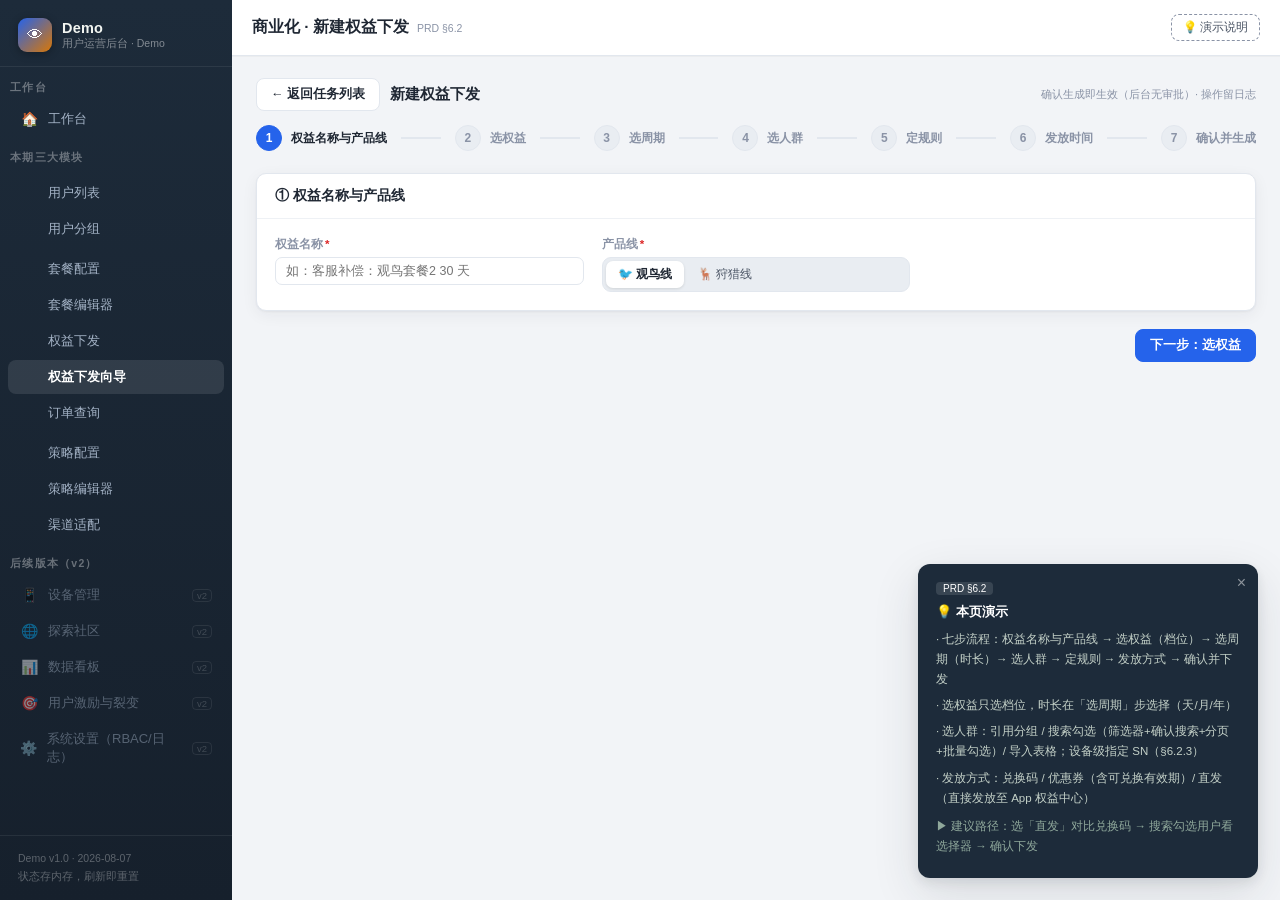
<file: benefit-editor.html>
<!DOCTYPE html>
<html lang="zh-CN">
<head>
<meta charset="UTF-8">
<title>新建权益下发 · Demo 运营后台</title>
<style>
/* ============================================================
   Demo 用户运营后台 · Demo 设计系统
   美学方向：Field Station（野外工作站）—— 墨绿黑侧边栏 + 暖米白内容区
   观鸟线=森林绿 / 狩猎线=琥珀棕 / 双线中性
   技术红线：file:// 直开、零依赖、系统字体栈
   ============================================================ */

:root {
  /* 色板 */
  --bg: #f4f2ec;              /* 内容区米白 */
  --bg-deep: #edeae2;
  --panel: #ffffff;
  --sidebar: #182a22;         /* 墨绿黑 */
  --sidebar-deep: #122019;
  --sidebar-text: #a8b8ae;
  --sidebar-active: #ffffff;

  /* 品牌双色 */
  --bird: #2d6a4f;            /* 观鸟 森林绿 */
  --bird-soft: #e3eee7;
  --hunt: #a8621a;            /* 狩猎 琥珀棕 */
  --hunt-soft: #f6e9d7;

  /* 语义 */
  --ink: #23201a;             /* 主文本暖黑 */
  --ink-2: #57524a;           /* 次文本 */
  --ink-3: #8a857c;           /* 弱文本 */
  --line: #e2dfd6;            /* 边框 */
  --line-soft: #edeae2;

  /* 状态 */
  --ok: #2d6a4f;
  --warn: #b45309;
  --danger: #b3261e;
  --info: #3a5f8a;

  --radius: 10px;
  --radius-sm: 7px;
  --shadow: 0 1px 2px rgba(35,32,26,.05), 0 4px 16px rgba(35,32,26,.06);
  --shadow-lg: 0 4px 12px rgba(35,32,26,.10), 0 16px 48px rgba(35,32,26,.12);

  --font: -apple-system, BlinkMacSystemFont,  "PingFang SC",
          "Hiragino Sans GB", "Microsoft YaHei", "Segoe UI", sans-serif;
  --mono: "SF Mono", ui-monospace, Menlo, Consolas, monospace;
}

* { margin: 0; padding: 0; box-sizing: border-box; }

html, body { height: 100%; }

body {
  font-family: var(--font);
  font-size: 13.5px;
  color: var(--ink);
  background: var(--bg);
  -webkit-font-smoothing: antialiased;
}

/* ============ 布局骨架 ============ */
.layout { display: flex; min-height: 100vh; }

.sidebar {
  width: 232px; flex-shrink: 0;
  background: linear-gradient(180deg, var(--sidebar) 0%, var(--sidebar-deep) 100%);
  color: var(--sidebar-text);
  display: flex; flex-direction: column;
  position: sticky; top: 0; height: 100vh; overflow-y: auto;
}

.sidebar-brand {
  display: flex; align-items: center; gap: 10px;
  padding: 18px 18px 14px;
  border-bottom: 1px solid rgba(255,255,255,.07);
}

.brand-mark {
  width: 34px; height: 34px; border-radius: 9px;
  background: linear-gradient(135deg, var(--bird), var(--hunt));
  display: flex; align-items: center; justify-content: center;
  font-size: 16px; color: #fff;
  box-shadow: 0 2px 8px rgba(0,0,0,.3);
}

.brand-name { color: #f2f5f1; font-size: 14.5px; font-weight: 700; letter-spacing: .2px; }
.brand-sub { font-size: 10.5px; color: rgba(255,255,255,.45); margin-top: 1px; }

.nav-group { padding: 14px 10px 6px; font-size: 10.5px; letter-spacing: .12em; color: rgba(255,255,255,.35); font-weight: 600; }

.nav-item {
  display: flex; align-items: center; gap: 10px;
  padding: 8px 12px; margin: 1px 8px;
  border-radius: 8px; cursor: pointer;
  font-size: 13px; color: var(--sidebar-text);
  text-decoration: none; transition: background .15s, color .15s;
}
.nav-item:hover { background: rgba(255,255,255,.06); color: #d6e0d8; }
.nav-item.active { background: rgba(255,255,255,.10); color: var(--sidebar-active); font-weight: 600; }
.nav-item.v2 { opacity: .45; cursor: not-allowed; }
.nav-item.v2:hover { background: transparent; color: var(--sidebar-text); }
.nav-item .badge-v2 { margin-left: auto; font-size: 9.5px; color: rgba(255,255,255,.4); border: 1px solid rgba(255,255,255,.18); border-radius: 4px; padding: 0 4px; }
.nav-icon { width: 18px; text-align: center; font-size: 14px; }

.sidebar-foot {
  margin-top: auto; padding: 14px 18px;
  font-size: 10.5px; color: rgba(255,255,255,.3);
  border-top: 1px solid rgba(255,255,255,.07);
  line-height: 1.7;
}

/* 主区 */
.main { flex: 1; min-width: 0; display: flex; flex-direction: column; }

.topbar {
  height: 56px; background: var(--panel);
  border-bottom: 1px solid var(--line);
  display: flex; align-items: center; gap: 14px;
  padding: 0 20px; position: sticky; top: 0; z-index: 40;
  box-shadow: 0 1px 0 rgba(35,32,26,.03);
}

.page-title { font-size: 15.5px; font-weight: 700; margin-right: auto; white-space: nowrap; }
.page-title .prd-ref { font-size: 10.5px; color: var(--ink-3); font-weight: 400; margin-left: 8px; }

.content { padding: 22px 24px 48px; max-width: 1440px; width: 100%; margin: 0 auto; }

/* ============ 顶部切换器 ============ */
.seg {
  display: inline-flex; background: var(--bg-deep);
  border: 1px solid var(--line); border-radius: 9px; padding: 3px; gap: 2px;
}
.seg button {
  border: 0; background: transparent; cursor: pointer;
  font-size: 12px; padding: 5px 12px; border-radius: 7px;
  color: var(--ink-2); font-family: var(--font); transition: all .15s;
}
.seg button:hover { color: var(--ink); }
.seg button.on { background: var(--panel); color: var(--ink); font-weight: 600; box-shadow: 0 1px 3px rgba(35,32,26,.12); }

/* 产品线专用分段控件 */
.seg-pl button.on[data-pl="bird"] { background: var(--bird); color: #fff; }
.seg-pl button.on[data-pl="hunt"] { background: var(--hunt); color: #fff; }

/* 角色切换器 */
.role-switch {
  display: flex; align-items: center; gap: 8px;
  font-size: 12px; color: var(--ink-2);
}
.role-switch .seg button.on { background: var(--sidebar); color: #fff; }

/* 演示说明按钮 */
.demo-btn {
  border: 1px dashed var(--ink-3); background: transparent; color: var(--ink-2);
  font-size: 11.5px; padding: 5px 11px; border-radius: 8px; cursor: pointer;
  font-family: var(--font); transition: all .15s;
}
.demo-btn:hover { border-color: var(--ink); color: var(--ink); }

/* 切换器标签 */
.switch-label { font-size: 10.5px; color: var(--ink-3); font-weight: 600; letter-spacing: .06em; }

.topbar-seg { display: flex; align-items: center; gap: 7px; }

/* ============ 卡片与布局 ============ */
.card {
  background: var(--panel); border: 1px solid var(--line);
  border-radius: var(--radius); box-shadow: var(--shadow);
  margin-bottom: 16px;
}
.card-head {
  display: flex; align-items: center; gap: 10px;
  padding: 13px 18px; border-bottom: 1px solid var(--line-soft);
}
.card-head h3 { font-size: 13.5px; font-weight: 700; }
.card-head .desc { font-size: 11.5px; color: var(--ink-3); }
.card-body { padding: 18px; }

/* ============ 筛选栏 ============ */
.filter-bar {
  display: flex; flex-wrap: wrap; gap: 10px 14px; align-items: center;
  background: var(--panel); border: 1px solid var(--line);
  border-radius: var(--radius); padding: 12px 16px; margin-bottom: 16px;
  box-shadow: var(--shadow);
}
.filter-item { display: flex; align-items: center; gap: 6px; }
.filter-item label { font-size: 11.5px; color: var(--ink-3); white-space: nowrap; }
.filter-divider { width: 1px; height: 24px; background: var(--line); }

/* ============ 表单控件 ============ */
input[type="text"], input[type="number"], input[type="date"], input[type="email"], input[type="search"], select, textarea {
  font-family: var(--font); font-size: 12.5px; color: var(--ink);
  border: 1px solid var(--line); border-radius: 7px;
  padding: 6px 10px; background: #fff; outline: none;
  transition: border-color .15s, box-shadow .15s;
}
input:focus, select:focus, textarea:focus { border-color: var(--ink-2); box-shadow: 0 0 0 3px rgba(35,32,26,.06); }
select { cursor: pointer; }
textarea { resize: vertical; line-height: 1.6; }

.checkbox-line { display: flex; align-items: center; gap: 6px; font-size: 12.5px; color: var(--ink-2); cursor: pointer; }
.checkbox-line input { accent-color: var(--bird); width: 14px; height: 14px; cursor: pointer; }

/* ============ 按钮 ============ */
.btn {
  display: inline-flex; align-items: center; gap: 6px;
  border: 1px solid var(--line); background: var(--panel);
  color: var(--ink); font-size: 12.5px; font-weight: 600;
  padding: 7px 14px; border-radius: 8px; cursor: pointer;
  font-family: var(--font); transition: all .15s;
}
.btn:hover { border-color: var(--ink-2); background: var(--bg); }
.btn:active { transform: translateY(1px); }
.btn-primary { background: var(--bird); border-color: var(--bird); color: #fff; }
.btn-primary:hover { background: #245741; border-color: #245741; }
.btn-hunt { background: var(--hunt); border-color: var(--hunt); color: #fff; }
.btn-hunt:hover { background: #8f5414; border-color: #8f5414; }
.btn-danger { background: #fff; border-color: #d8b9b6; color: var(--danger); }
.btn-danger:hover { border-color: var(--danger); background: #fdf1f0; }
.btn-ghost { background: transparent; border-color: transparent; color: var(--ink-2); }
.btn-ghost:hover { background: var(--bg); color: var(--ink); }
.btn-sm { padding: 4px 9px; font-size: 11.5px; border-radius: 6px; }
.btn:disabled { opacity: .45; cursor: not-allowed; }

/* ============ 表格 ============ */
.table-wrap { overflow-x: auto; border-radius: 0 0 var(--radius) var(--radius); }
table.table { width: 100%; border-collapse: collapse; font-size: 12.5px; }
.table th {
  text-align: left; font-size: 11px; font-weight: 600; letter-spacing: .05em;
  color: var(--ink-3); text-transform: uppercase;
  padding: 10px 14px; border-bottom: 1px solid var(--line);
  background: var(--bg); white-space: nowrap;
}
.table td {
  padding: 10px 14px; border-bottom: 1px solid var(--line-soft);
  color: var(--ink); vertical-align: middle;
}
.table tbody tr:last-child td { border-bottom: 0; }
.table tbody tr { transition: background .12s; }
.table tbody tr:hover { background: #faf8f3; }
.table td.mono, .table .mono { font-family: var(--mono); font-size: 11.5px; }
.table .num { font-variant-numeric: tabular-nums; }
.table .empty { text-align: center; color: var(--ink-3); padding: 40px 0; font-size: 12.5px; }

/* ============ 徽章 ============ */
.badge {
  display: inline-flex; align-items: center; gap: 5px;
  font-size: 11px; font-weight: 600; padding: 2.5px 9px; border-radius: 20px;
  white-space: nowrap;
}
.badge::before { content: ""; width: 5px; height: 5px; border-radius: 50%; background: currentColor; }
.badge-gray { background: #f0eee8; color: #6b665d; }
.badge-blue { background: #e6edf5; color: var(--info); }
.badge-green { background: var(--bird-soft); color: var(--bird); }
.badge-orange { background: var(--hunt-soft); color: var(--hunt); }
.badge-red { background: #fbeae8; color: var(--danger); }
.badge-pl { background: var(--bird-soft); color: var(--bird); }
.badge-pl.hunt { background: var(--hunt-soft); color: var(--hunt); }
.badge-pl.both { background: #e9e6df; color: #57524a; }

/* 产品线标签（列表内） */
.pl-tag {
  display: inline-flex; align-items: center; gap: 5px;
  font-size: 11px; padding: 1.5px 8px; border-radius: 5px; font-weight: 600;
}
.pl-tag.bird { background: var(--bird-soft); color: var(--bird); }
.pl-tag.hunt { background: var(--hunt-soft); color: var(--hunt); }
.pl-tag.both { background: #e9e6df; color: #57524a; }

/* ============ 分页 ============ */
.pager {
  display: flex; align-items: center; gap: 6px; justify-content: flex-end;
  padding: 10px 14px; border-top: 1px solid var(--line-soft);
  font-size: 12px; color: var(--ink-2);
}
.pager .page { width: 26px; height: 26px; display: flex; align-items: center; justify-content: center; border-radius: 6px; cursor: pointer; border: 1px solid transparent; }
.pager .page:hover { border-color: var(--line); }
.pager .page.on { background: var(--bird); color: #fff; font-weight: 600; }

/* ============ 步骤条 ============ */
.steps { display: flex; align-items: center; margin: 0 0 22px; }
.step { display: flex; align-items: center; gap: 9px; }
.step-dot {
  width: 26px; height: 26px; border-radius: 50%;
  display: flex; align-items: center; justify-content: center;
  font-size: 12px; font-weight: 700;
  background: var(--bg-deep); color: var(--ink-3); border: 1.5px solid var(--line);
  transition: all .2s;
}
.step-label { font-size: 12px; color: var(--ink-3); font-weight: 600; }
.step.on .step-dot { background: var(--bird); border-color: var(--bird); color: #fff; }
.step.on .step-label { color: var(--ink); }
.step.done .step-dot { background: var(--bird-soft); border-color: var(--bird); color: var(--bird); }
.step.done .step-label { color: var(--ink-2); }
.step-line { flex: 1; height: 1.5px; background: var(--line); margin: 0 14px; min-width: 24px; }
.step-line.done { background: var(--bird); }

/* ============ Tabs ============ */
.tabs { display: flex; gap: 2px; border-bottom: 1.5px solid var(--line); margin-bottom: 18px; }
.tab {
  padding: 9px 16px; font-size: 12.5px; color: var(--ink-2); cursor: pointer;
  border-bottom: 2.5px solid transparent; margin-bottom: -1.5px; font-weight: 600;
  transition: color .15s;
}
.tab:hover { color: var(--ink); }
.tab.on { color: var(--bird); border-bottom-color: var(--bird); }
.tab .hint { font-size: 10px; color: var(--ink-3); font-weight: 400; margin-left: 4px; }

/* ============ 弹窗 ============ */
.modal-mask {
  position: fixed; inset: 0; background: rgba(20,16,10,.45);
  display: flex; align-items: center; justify-content: center; z-index: 100;
  animation: fadeIn .15s ease-out;
}
.modal {
  background: var(--panel); border-radius: 14px; box-shadow: var(--shadow-lg);
  width: 520px; max-width: 92vw; max-height: 86vh; overflow-y: auto;
  animation: popIn .18s cubic-bezier(.2,.9,.3,1.2);
}
.modal-head { padding: 16px 20px 12px; border-bottom: 1px solid var(--line-soft); font-weight: 700; font-size: 14px; display: flex; align-items: center; }
.modal-head .close { margin-left: auto; cursor: pointer; color: var(--ink-3); font-size: 18px; background: none; border: 0; }
.modal-body { padding: 18px 20px; }
.modal-foot { padding: 13px 20px; border-top: 1px solid var(--line-soft); display: flex; justify-content: flex-end; gap: 10px; }

/* ============ Toast ============ */
#toast-root { position: fixed; top: 70px; right: 20px; z-index: 200; display: flex; flex-direction: column; gap: 8px; }
.toast {
  background: var(--sidebar); color: #eef3ee; font-size: 12.5px;
  padding: 11px 16px; border-radius: 9px; box-shadow: var(--shadow-lg);
  display: flex; align-items: center; gap: 9px; animation: slideIn .25s ease-out;
  max-width: 380px;
}
.toast.ok { border-left: 3px solid #4f9d77; }
.toast.warn { border-left: 3px solid #d9933a; }
.toast.err { border-left: 3px solid #e05c53; }

/* ============ 审批面板 ============ */
.approval-panel {
  background: var(--panel); border: 1px solid var(--line); border-radius: var(--radius);
  box-shadow: var(--shadow); margin-bottom: 16px; overflow: hidden;
}
.approval-panel .ap-head {
  display: flex; align-items: center; gap: 10px;
  padding: 12px 18px; background: var(--sidebar); color: #eef3ee;
  font-size: 12.5px; font-weight: 600;
}
.approval-panel .ap-item {
  display: flex; align-items: center; gap: 12px;
  padding: 12px 18px; border-bottom: 1px solid var(--line-soft); font-size: 12.5px;
}
.approval-panel .ap-item:last-child { border-bottom: 0; }
.ap-action { margin-left: auto; display: flex; gap: 8px; }

/* ============ 编辑器分区 ============ */
.form-section { margin-bottom: 22px; }
.form-section > h4 {
  font-size: 12px; font-weight: 700; letter-spacing: .04em;
  color: var(--ink-2); margin-bottom: 12px;
  display: flex; align-items: center; gap: 8px;
}
.form-section > h4::after { content: ""; flex: 1; height: 1px; background: var(--line); }
.form-grid { display: grid; grid-template-columns: repeat(auto-fill, minmax(230px, 1fr)); gap: 14px 18px; }
.form-field { display: flex; flex-direction: column; gap: 5px; }
.form-field > label { font-size: 11.5px; color: var(--ink-3); font-weight: 600; }
.form-field .req { color: var(--danger); margin-left: 2px; }
.form-field .help { font-size: 10.5px; color: var(--ink-3); line-height: 1.5; }
.form-field input, .form-field select, .form-field textarea { width: 100%; }

/* 多语言 Tab 小控件 */
.lang-tabs { display: flex; gap: 4px; margin-bottom: 8px; }
.lang-tab {
  font-size: 11px; padding: 3px 10px; border-radius: 6px; cursor: pointer;
  border: 1px solid var(--line); background: var(--panel); color: var(--ink-2); font-weight: 600;
}
.lang-tab.on { background: var(--sidebar); border-color: var(--sidebar); color: #fff; }
.lang-fallback { font-size: 10.5px; color: var(--ink-3); }

/* ============ 条件树（人群包编辑器） ============ */
.cond-group {
  border: 1.5px solid var(--line); border-radius: var(--radius);
  margin-bottom: 12px; overflow: hidden;
}
.cond-group .cg-head {
  display: flex; align-items: center; gap: 8px;
  background: var(--bg); padding: 8px 14px; font-size: 12px; font-weight: 700;
  border-bottom: 1px solid var(--line-soft);
}
.cond-group .cg-body { padding: 12px 14px; display: flex; flex-direction: column; gap: 9px; }
.cond-row { display: flex; align-items: center; gap: 8px; flex-wrap: wrap; }
.cond-row select, .cond-row input { padding: 5px 9px; }
.cond-ops { display: flex; gap: 6px; align-items: center; font-size: 11.5px; color: var(--ink-2); }

/* ============ 统计卡 ============ */
.stat-row { display: grid; grid-template-columns: repeat(auto-fit, minmax(180px, 1fr)); gap: 14px; margin-bottom: 18px; }
.stat-card {
  background: var(--panel); border: 1px solid var(--line); border-radius: var(--radius);
  padding: 14px 16px; box-shadow: var(--shadow);
}
.stat-card .sc-label { font-size: 11px; color: var(--ink-3); font-weight: 600; letter-spacing: .04em; }
.stat-card .sc-value { font-size: 24px; font-weight: 800; margin-top: 6px; font-variant-numeric: tabular-nums; letter-spacing: -.02em; }
.stat-card .sc-value small { font-size: 12px; font-weight: 600; color: var(--ink-3); }
.stat-card .sc-delta { font-size: 11px; margin-top: 4px; }
.stat-card .sc-delta.up { color: var(--ok); }
.stat-card .sc-delta.down { color: var(--danger); }

/* ============ 设备卡片（狩猎线画像） ============ */
.device-card {
  border: 1px solid var(--line); border-radius: var(--radius); padding: 12px 14px;
  display: flex; flex-direction: column; gap: 7px; background: #fdfcf9;
}
.device-card .dc-head { display: flex; align-items: center; gap: 8px; font-weight: 700; font-size: 12.5px; }
.device-card .dc-row { display: flex; justify-content: space-between; font-size: 12px; color: var(--ink-2); }
.device-card .dc-row b { color: var(--ink); font-weight: 600; }

/* ============ 渠道卡片 ============ */
.channel-grid { display: grid; grid-template-columns: repeat(auto-fit, minmax(300px, 1fr)); gap: 16px; }
.channel-card { border: 1px solid var(--line); border-radius: var(--radius); background: var(--panel); box-shadow: var(--shadow); overflow: hidden; }
.channel-card .cc-head {
  padding: 12px 16px; font-weight: 700; font-size: 13px;
  display: flex; align-items: center; gap: 9px;
  border-bottom: 1px solid var(--line-soft);
}
.channel-card .cc-body { padding: 14px 16px; display: flex; flex-direction: column; gap: 11px; }

/* ============ 演示说明浮层 ============ */
.demo-pop {
  position: fixed; right: 22px; bottom: 22px; width: 340px; z-index: 150;
  background: var(--sidebar); color: #e8eee9; border-radius: 12px;
  box-shadow: var(--shadow-lg); padding: 16px 18px; animation: slideUp .25s ease-out;
}
.demo-pop h4 { font-size: 13px; font-weight: 700; margin-bottom: 8px; color: #fff; display: flex; align-items: center; gap: 8px; }
.demo-pop p { font-size: 11.5px; line-height: 1.75; color: #c4d1c8; margin-bottom: 6px; }
.demo-pop .demo-close { position: absolute; top: 10px; right: 12px; color: rgba(255,255,255,.5); cursor: pointer; background: none; border: 0; font-size: 16px; }
.demo-pop .prd-tag { display: inline-block; font-size: 10px; background: rgba(255,255,255,.12); border-radius: 4px; padding: 1px 7px; margin-bottom: 8px; color: #fff; }

/* ============ 信息条 ============ */
.notice {
  display: flex; gap: 9px; align-items: flex-start;
  background: #eef2ee; border: 1px solid #d5e0d8; color: var(--ink-2);
  border-radius: 8px; padding: 10px 14px; font-size: 12px; line-height: 1.65;
  margin-bottom: 16px;
}
.notice.warn { background: var(--hunt-soft); border-color: #ecd9bd; }
.notice.red { background: #fbeae8; border-color: #e8c8c4; }
.notice .ni { flex-shrink: 0; }

/* ============ 空态 ============ */
.empty-state { text-align: center; padding: 60px 20px; color: var(--ink-3); }
.empty-state .es-icon { font-size: 38px; margin-bottom: 12px; opacity: .5; }
.empty-state p { font-size: 13px; }

/* ============ 动画 ============ */
@keyframes fadeIn { from { opacity: 0; } to { opacity: 1; } }
@keyframes popIn { from { opacity: 0; transform: scale(.96); } to { opacity: 1; transform: scale(1); } }
@keyframes slideIn { from { opacity: 0; transform: translateX(16px); } to { opacity: 1; transform: translateX(0); } }
@keyframes slideUp { from { opacity: 0; transform: translateY(14px); } to { opacity: 1; transform: translateY(0); } }
@keyframes pulse { 0%,100% { opacity: 1; } 50% { opacity: .45; } }
.pulse { animation: pulse 1.6s ease-in-out infinite; }

/* 页面进入动画 */
.content { animation: fadeIn .25s ease-out; }

/* ============ 滚动条 ============ */
::-webkit-scrollbar { width: 9px; height: 9px; }
::-webkit-scrollbar-thumb { background: #cfcbc2; border-radius: 5px; border: 2px solid var(--bg); }
::-webkit-scrollbar-track { background: transparent; }
.sidebar::-webkit-scrollbar-thumb { background: rgba(255,255,255,.14); border: 2px solid var(--sidebar); }

/* ============ 响应式（评审主为桌面，仅兜底） ============ */
@media (max-width: 1100px) {
  .topbar { flex-wrap: wrap; height: auto; padding: 10px 16px; gap: 8px; }
  .page-title { margin-right: 0; width: 100%; }
  .content { padding: 16px; }
}

</style>
<style>
/* ============================================================
   Demo 用户运营后台 · 通用后台风格（蓝白）配色试点
   试点范围：用户列表（users-list）+ 用户画像（user-detail）
   实现方式：覆盖 common.css 的 CSS 变量 + 少量硬编码色
   效果确认后再决定是否全站推广
   ============================================================ */

:root {
  /* 色板 */
  --bg: #f2f4f7;              /* 内容区蓝灰白 */
  --bg-deep: #e9edf2;
  --panel: #ffffff;
  --sidebar: #1d2b3a;         /* 深蓝灰 */
  --sidebar-deep: #16202c;
  --sidebar-text: #a3b2c5;
  --sidebar-active: #ffffff;

  /* 品牌双色（通用后台以主蓝为主） */
  --bird: #2563eb;            /* 主蓝 */
  --bird-soft: #e8effd;
  --hunt: #d97706;            /* 琥珀橙 */
  --hunt-soft: #fdf0e0;

  /* 语义 */
  --ink: #1f2733;             /* 主文本冷黑 */
  --ink-2: #4b5565;
  --ink-3: #8a93a6;
  --line: #e2e7ee;
  --line-soft: #eef1f5;

  /* 状态 */
  --ok: #16a34a;
  --warn: #d97706;
  --danger: #dc2626;
  --info: #2563eb;

  --shadow: 0 1px 2px rgba(31,39,51,.05), 0 4px 16px rgba(31,39,51,.06);
  --shadow-lg: 0 4px 12px rgba(31,39,51,.10), 0 16px 48px rgba(31,39,51,.12);
}

/* 硬编码色覆盖（common.css 未走变量的部分） */
.btn-primary:hover { background: #1d4ed8; border-color: #1d4ed8; }
.btn-hunt:hover { background: #b45309; border-color: #b45309; }
.table tbody tr:hover { background: #f5f7fb; }
.badge-gray { background: #eef1f5; color: #5b6b7f; }
.badge-pl.both, .pl-tag.both { background: #e9edf2; color: #4b5565; }
.toast.ok { border-left-color: #22c55e; }
.toast.warn { border-left-color: #f59e0b; }
.toast.err { border-left-color: #ef4444; }
::-webkit-scrollbar-thumb { background: #c3cad6; border-color: var(--bg); }

</style>
</head>
<body>
<script>
/* ============================================================
   Demo 用户运营后台 · Demo mock 数据
   值严格对齐背景文档 §5（套餐价格/权益量）
   技术红线：普通全局变量，不 fetch、不 module
   ============================================================ */
window.PLData = {
  version: '2026-08-07',

  /* ---------- 产品线 ---------- */
  productLines: [
    { key: 'bird', name: '观鸟线', model: 'K3' },
    { key: 'hunt', name: '狩猎线', model: 'TL300' },
  ],

  /* ---------- 套餐（两线全量；状态机：草稿/待上架/已上架；refPack=定向可见引用分组；schedule=上架方式） ---------- */
  plans: {
    bird: [
      { id: 'BP01', name: { en: 'Bird Plan 1', zh: '观鸟套餐1' }, tier: '观鸟套餐1', price: null, annual: null, perks: ['基础功能（演示数据）'], status: '已上架', schedule: '立即' },
      { id: 'BP02', name: { en: 'Bird Plan 2', zh: '观鸟套餐2' }, tier: '观鸟套餐2', price: 1.11, annual: 11.11, perks: ['标准权益组合（演示数据）'], status: '已上架', schedule: '立即' },
      { id: 'BP03', name: { en: 'Bird Plan 3', zh: '观鸟套餐3' }, tier: '观鸟套餐3', price: 2.22, annual: 22.22, perks: ['高配权益组合（演示数据）'], status: '已上架', schedule: '立即' },
      { id: 'BP04', name: { en: 'Bird Plan 3 Early', zh: '观鸟套餐3早鸟版' }, tier: '观鸟套餐3', price: 2.00, annual: 20.00, perks: ['同观鸟套餐3权益（演示数据）'], status: '草稿', schedule: '定时', refPack: 'P003' },
    ],
    hunt: [
      { id: 'HP01', name: { en: 'Hunt Plan 1', zh: '狩猎套餐1' }, tier: '狩猎套餐1', price: 3.33, renewPrice: 2.22, annual: 33.33, annualSale: 22.22, perks: ['标准权益组合（演示数据）'], status: '已上架', schedule: '立即' },
      { id: 'HP02', name: { en: 'Hunt Plan 2', zh: '狩猎套餐2' }, tier: '狩猎套餐2', price: 4.44, renewPrice: 3.33, annual: 44.44, annualSale: 33.33, perks: ['标准权益组合（演示数据）'], status: '已上架', schedule: '立即' },
      { id: 'HP03', name: { en: 'Hunt Plan 3', zh: '狩猎套餐3' }, tier: '狩猎套餐3', price: 5.55, renewPrice: 4.44, annual: 55.55, annualSale: 44.44, perks: ['高配权益组合（演示数据）'], status: '已上架', schedule: '立即' },
      /* 限定套餐（仅狩猎） */
      { id: 'HP10', name: { en: 'Hunt Plan 1 Special', zh: '狩猎套餐1特惠' }, tier: '狩猎套餐1', price: 2.00, annual: 20.00, limited: true, campaign: '限时活动', window: '2026-11-21 ~ 2026-12-02', perks: ['同狩猎套餐1权益（演示数据）'], status: '待上架', schedule: '定时', refPack: 'P001' },
      { id: 'HP11', name: { en: 'Hunt Plan 2 Special', zh: '狩猎套餐2特惠' }, tier: '狩猎套餐2', price: 3.00, annual: 30.00, limited: true, campaign: '限时活动', window: '2026-11-21 ~ 2026-12-02', perks: ['同狩猎套餐2权益（演示数据）'], status: '待上架', schedule: '定时' },
      { id: 'HP12', name: { en: 'Hunt Plan 3 Special', zh: '狩猎套餐3特惠' }, tier: '狩猎套餐3', price: 4.00, annual: 40.00, limited: true, campaign: '限时活动', window: '2026-11-21 ~ 2026-12-02', perks: ['同狩猎套餐3权益（演示数据）'], status: '待上架', schedule: '定时' },
      { id: 'HP13', name: { en: 'Seasonal Plan A', zh: '限定套餐A（季卡）' }, tier: '限定套餐A', price: 6.66, duration: '6 个月', limited: true, campaign: '限时活动', window: '2026-10-15 ~ 2027-03-31', perks: ['限时权益组合（演示数据）'], status: '待上架', schedule: '定时', refPack: 'P002' },
      { id: 'HP14', name: { en: 'Seasonal Plan B', zh: '限定套餐B（季卡）' }, tier: '限定套餐B', price: 8.88, duration: '6 个月', limited: true, campaign: '限时活动', window: '2026-10-15 ~ 2027-03-31', perks: ['限时高配权益组合（演示数据）'], status: '草稿', schedule: '定时' },
    ],
    /* AI权益包（狩猎独立 AI 权益） */
    aiButler: { price: 0.99, annual: 8.99, desc: 'AI 增值权益（演示数据）' },
    /* 加油包 */
    booster: {
      bird: [
        { id: 'BB01', name: '存储权益包', price: 0.99, unit: '/月', desc: '存储空间增值（演示数据）' },
        { id: 'BB02', name: '设备权益包', price: 0.99, unit: '/月/台', desc: '设备数量增值（演示数据）' },
        { id: 'BB03', name: 'AI调用包', price: 0.99, unit: '/月', desc: 'AI 调用次数增值（演示数据）' },
      ],
      hunt: [
        { id: 'HB01', name: '影像权益包', price: 0.99, unit: '/100 张', desc: '账号内共享（演示数据）', ownership: '账号级' },
        { id: 'HB02', name: 'AI调用包', price: 0.99, unit: '/300 次', desc: 'AI 调用补充（演示数据）' },
      ],
    },
  },

  /* ---------- 用户（20 条，含观鸟典型/狩猎典型/双机用户） ----------
     注：sub = 观鸟账号级订阅（含 period/purchaseAt/gifts 队列赠送权益）
         subPerDevice = 狩猎设备级套餐（一条一设备一套餐，同一 SN 可多条=多套餐生效）
         subHistory = 历史订阅（观鸟条目 sn 为空；狩猎条目带 sn）
         accountBenefits = 账号级共享权益（观鸟加油包 & 狩猎权益包，带 pl 区分） */
  users: [
    { id: 'U1001', email: 'emma.wilson@mail.com', region: '北美', pl: 'bird', createdAt: '2026-09-12', lastActive: '2026-10-08', devices: [{ sn: 'K3-B2F7A01', model: 'K3', activated: '2026-09-12', bound: true }], sub: { tier: '观鸟套餐2', trial: '试用中（7天）', autoRenew: true, expireAt: '2026-10-20', aiRemaining: 288, storageUsed: '3.2/10GB', period: '月付', purchaseAt: '2026-10-08', gifts: [{ name: '观鸟套餐2 30 天赠送', grantedAt: '2026-10-02' }] }, subHistory: [{ pl: 'bird', model: 'K3', sn: '', tier: '观鸟套餐1', period: '—', purchasedAt: '2026-09-12' }, { pl: 'bird', model: 'K3', sn: '', tier: '观鸟套餐2', period: '月付', purchasedAt: '2026-10-08' }], accountBenefits: [{ pl: 'bird', name: 'AI调用包', price: 0.99, period: '月付', usage: '已用 12/300 次' }], tags: ['K3开卖活动'], packs: ['P003'], freeze: false },
    { id: 'U1002', email: 'daniel.ng@mail.com', region: '北美', pl: 'bird', createdAt: '2026-06-02', lastActive: '2026-10-09', devices: [{ sn: 'K3-A1C9D02', model: 'K3', activated: '2026-06-02', bound: true }, { sn: 'K3-A1C9D03', model: 'K3', activated: '2026-07-15', bound: true }, { sn: 'K3-A1C9D04', model: 'K3', activated: '2026-08-20', bound: true }], sub: { tier: '观鸟套餐3', trial: '已转正式', autoRenew: true, expireAt: '2027-06-02', aiRemaining: 620, storageUsed: '12.4/20GB', period: '年付', purchaseAt: '2026-08-02', gifts: [{ name: '观鸟套餐3 30 天赠送', grantedAt: '2026-08-01' }] }, subHistory: [{ pl: 'bird', model: 'K3', sn: '', tier: '观鸟套餐1', period: '—', purchasedAt: '2026-06-02' }, { pl: 'bird', model: 'K3', sn: '', tier: '观鸟套餐2', period: '月付', purchasedAt: '2026-07-02' }, { pl: 'bird', model: 'K3', sn: '', tier: '观鸟套餐3', period: '年付', purchasedAt: '2026-08-02' }], accountBenefits: [{ pl: 'bird', name: '存储权益包', price: 0.99, period: '月付', usage: '永久收藏 已用 4/100 格' }, { pl: 'bird', name: 'AI调用包', price: 0.99, period: '月付', usage: '已用 380/300 次' }], tags: ['高价值用户', '多设备'], packs: [], freeze: false },
    { id: 'U1003', email: 'sophie.lee@mail.com', region: '欧洲', pl: 'bird', createdAt: '2026-09-28', lastActive: '2026-10-03', devices: [{ sn: 'K3-B2F7A11', model: 'K3', activated: '2026-09-28', bound: true }], sub: { tier: '观鸟套餐1', trial: '—', autoRenew: false, expireAt: '—', aiRemaining: 12, storageUsed: '0.8/1GB', period: '—', purchaseAt: '—', gifts: [] }, subHistory: [], accountBenefits: [], tags: [], packs: ['P005'], freeze: false },
    { id: 'U1004', email: 'miguel.rodriguez@mail.com', region: '欧洲', pl: 'bird', createdAt: '2026-08-14', lastActive: '2026-10-06', devices: [{ sn: 'K3-C3E5B21', model: 'K3', activated: '2026-08-14', bound: true }], sub: { tier: '观鸟套餐2', trial: '已取消自动续费', autoRenew: false, expireAt: '2026-11-14', aiRemaining: 45, storageUsed: '8.9/10GB', period: '月付', purchaseAt: '2026-09-14', gifts: [] }, subHistory: [{ pl: 'bird', model: 'K3', sn: '', tier: '观鸟套餐1', period: '—', purchasedAt: '2026-08-14' }, { pl: 'bird', model: 'K3', sn: '', tier: '观鸟套餐2', period: '月付', purchasedAt: '2026-09-14' }], accountBenefits: [{ pl: 'bird', name: 'AI调用包', price: 0.99, period: '月付', usage: '已用 255/300 次' }], tags: ['流失风险'], packs: ['P002'], freeze: false },
    { id: 'U1005', email: 'hannah.kim@mail.com', region: '北美', pl: 'bird', createdAt: '2026-07-01', lastActive: '2026-10-09', devices: [{ sn: 'K3-D2F8C33', model: 'K3', activated: '2026-07-01', bound: true }], sub: { tier: '观鸟套餐2', trial: '已转正式', autoRenew: true, expireAt: '2027-07-01', aiRemaining: 45, storageUsed: '6.1/10GB', period: '月付', purchaseAt: '2026-08-01', gifts: [] }, subHistory: [{ pl: 'bird', model: 'K3', sn: '', tier: '观鸟套餐1', period: '—', purchasedAt: '2026-07-01' }, { pl: 'bird', model: 'K3', sn: '', tier: '观鸟套餐2', period: '月付', purchasedAt: '2026-08-01' }], accountBenefits: [], tags: [], packs: [], freeze: false },
    { id: 'U2001', email: 'jack.taylor@mail.com', region: '北美', pl: 'hunt', createdAt: '2026-09-30', lastActive: '2026-10-09', devices: [{ sn: 'TL300-00A1F1', model: 'TL300', activated: '2026-09-30', bound: true }], subPerDevice: [{ sn: 'TL300-00A1F1', tier: '狩猎套餐2', expStatus: '体验中（第10天）', expireAt: '2026-10-14', period: '体验期', purchaseAt: '—', gifts: [] }], subHistory: [], accountBenefits: [{ pl: 'hunt', name: 'AI调用包', price: 0.99, period: '月付', usage: '剩余 282/300 次' }], hdRemaining: 2, aiDialog: 18, limitedPurchases: [], tags: ['体验期'], packs: ['P001'], freeze: false },
    { id: 'U2002', email: 'luke.morgan@mail.com', region: '北美', pl: 'hunt', createdAt: '2026-08-08', lastActive: '2026-10-09', devices: [{ sn: 'TL300-00B2G2', model: 'TL300', activated: '2026-08-08', bound: true }], subPerDevice: [{ sn: 'TL300-00B2G2', tier: '狩猎套餐3', expStatus: '已转付费', expireAt: '2027-08-08', period: '年付', purchaseAt: '2026-08-08', gifts: [] }], subHistory: [{ pl: 'hunt', model: 'TL300', sn: 'TL300-00B2G2', tier: '狩猎套餐1（体验）', period: '体验期', purchasedAt: '2026-08-08' }, { pl: 'hunt', model: 'TL300', sn: 'TL300-00B2G2', tier: '狩猎套餐3', period: '年付', purchasedAt: '2026-08-08' }], accountBenefits: [{ pl: 'hunt', name: '影像权益包', price: 0.99, period: '单次（100 张）', usage: 'HD 剩余 62/100 张' }, { pl: 'hunt', name: 'AI调用包', price: 0.99, period: '月付', usage: '剩余 40/300 次' }], hdRemaining: 21, aiDialog: 260, limitedPurchases: [], tags: [], packs: [], freeze: false },
    { id: 'U2003', email: 'olivia.brown@mail.com', region: '欧洲', pl: 'hunt', createdAt: '2026-09-20', lastActive: '2026-10-05', devices: [{ sn: 'TL300-00C3H3', model: 'TL300', activated: '2026-09-20', bound: true }], subPerDevice: [{ sn: 'TL300-00C3H3', tier: '狩猎套餐1', expStatus: '体验已过期未付费', expireAt: '2026-10-04', period: '体验期', purchaseAt: '—', gifts: [] }], subHistory: [], accountBenefits: [], hdRemaining: 0, aiDialog: 0, limitedPurchases: [], tags: ['体验过期'], packs: ['P001'], freeze: false },
    { id: 'U2004', email: 'tyler.james@mail.com', region: '北美', pl: 'hunt', createdAt: '2026-07-19', lastActive: '2026-10-08', devices: [{ sn: 'TL300-00D4J4', model: 'TL300', activated: '2026-07-19', bound: true }], subPerDevice: [{ sn: 'TL300-00D4J4', tier: '狩猎套餐3', expStatus: '已转付费', expireAt: '2027-04-18', period: '年付', purchaseAt: '2026-07-19', gifts: [] }, { sn: 'TL300-00D4J4', tier: '限定套餐A（季卡）', expStatus: '已转付费', expireAt: '2027-04-17', period: '季卡', purchaseAt: '2026-10-18', gifts: [] }], subHistory: [{ pl: 'hunt', model: 'TL300', sn: 'TL300-00D4J4', tier: '狩猎套餐1（体验）', period: '体验期', purchasedAt: '2026-07-19' }, { pl: 'hunt', model: 'TL300', sn: 'TL300-00D4J4', tier: '狩猎套餐3', period: '年付', purchasedAt: '2026-07-19' }], accountBenefits: [{ pl: 'hunt', name: '影像权益包', price: 0.99, period: '单次（100 张）', usage: 'HD 剩余 8/100 张' }, { pl: 'hunt', name: 'AI调用包', price: 0.99, period: '月付', usage: '剩余 150/300 次' }], hdRemaining: 14, aiDialog: 150, limitedPurchases: [{ name: '限定套餐A（季卡）', price: 6.66, boughtAt: '2026-10-18', valid: '6 个月' }], tags: ['限定套餐用户'], packs: [], freeze: false },
    { id: 'U2005', email: 'isaac.hughes@mail.com', region: '欧洲', pl: 'hunt', createdAt: '2026-08-25', lastActive: '2026-10-07', devices: [{ sn: 'TL300-00E5K5', model: 'TL300', activated: '2026-08-25', bound: true }, { sn: 'TL300-00E5K6', model: 'TL300', activated: '2026-09-30', bound: true }], subPerDevice: [{ sn: 'TL300-00E5K5', tier: '狩猎套餐1', expStatus: '已转付费', expireAt: '2027-08-25', period: '年付', purchaseAt: '2026-08-25', gifts: [] }, { sn: 'TL300-00E5K6', tier: '—', expStatus: '体验中（第9天）', expireAt: '2026-10-14', period: '体验期', purchaseAt: '—', gifts: [] }], subHistory: [{ pl: 'hunt', model: 'TL300', sn: 'TL300-00E5K5', tier: '狩猎套餐1（体验）', period: '体验期', purchasedAt: '2026-08-25' }], accountBenefits: [{ pl: 'hunt', name: 'AI调用包', price: 0.99, period: '月付', usage: '剩余 278/300 次' }], hdRemaining: 3, aiDialog: 22, limitedPurchases: [], tags: ['双设备'], packs: [], freeze: false },
    /* 双机用户 */
    { id: 'U3001', email: 'maya.sato@mail.com', region: '北美', pl: 'both', createdAt: '2026-07-10', lastActive: '2026-10-09', devices: [{ sn: 'K3-E6F7L7', model: 'K3', activated: '2026-07-10', bound: true }, { sn: 'K3-E6F7L8', model: 'K3', activated: '2026-08-01', bound: true }, { sn: 'TL300-00F6M6', model: 'TL300', activated: '2026-09-15', bound: true }], sub: { tier: '观鸟套餐2', trial: '已转正式', autoRenew: true, expireAt: '2027-07-10', aiRemaining: 190, storageUsed: '7.7/10GB', period: '年付', purchaseAt: '2026-07-10', gifts: [{ name: '观鸟套餐2 30 天赠送', grantedAt: '2026-09-20' }] }, subPerDevice: [{ sn: 'TL300-00F6M6', tier: '狩猎套餐2', expStatus: '已转付费', expireAt: '2027-09-15', period: '年付', purchaseAt: '2026-09-15', gifts: [] }], subHistory: [{ pl: 'bird', model: 'K3', sn: '', tier: '观鸟套餐1', period: '—', purchasedAt: '2026-07-10' }, { pl: 'bird', model: 'K3', sn: '', tier: '狩猎套餐2', period: '年付', purchasedAt: '2026-07-10' }, { pl: 'hunt', model: 'TL300', sn: 'TL300-00F6M6', tier: '狩猎套餐1（体验）', period: '体验期', purchasedAt: '2026-09-15' }, { pl: 'hunt', model: 'TL300', sn: 'TL300-00F6M6', tier: '狩猎套餐2', period: '年付', purchasedAt: '2026-09-15' }], accountBenefits: [{ pl: 'bird', name: '存储权益包', price: 0.99, period: '月付', usage: '永久收藏 已用 22/100 格' }, { pl: 'hunt', name: '影像权益包', price: 0.99, period: '单次（100 张）', usage: 'HD 剩余 88/100 张' }], hdRemaining: 6, aiDialog: 88, limitedPurchases: [], tags: ['双机用户'], packs: [], freeze: false },
    { id: 'U3002', email: 'noah.williams@mail.com', region: '欧洲', pl: 'both', createdAt: '2026-08-05', lastActive: '2026-10-01', devices: [{ sn: 'K3-F8G9N9', model: 'K3', activated: '2026-08-05', bound: true }, { sn: 'TL300-00G7N7', model: 'TL300', activated: '2026-09-10', bound: true }], sub: { tier: '观鸟套餐1', trial: '—', autoRenew: false, expireAt: '—', aiRemaining: 5, storageUsed: '0.5/1GB', period: '—', purchaseAt: '—', gifts: [] }, subPerDevice: [{ sn: 'TL300-00G7N7', tier: '狩猎套餐1', expStatus: '体验中（第4天）', expireAt: '2026-10-20', period: '体验期', purchaseAt: '—', gifts: [] }], subHistory: [], accountBenefits: [], hdRemaining: 4, aiDialog: 27, limitedPurchases: [], tags: ['双机用户'], packs: ['P005'], freeze: false },
    /* 其余普通用户 */
    { id: 'U1006', email: 'liam.smith@mail.com', region: '北美', pl: 'bird', createdAt: '2026-10-02', lastActive: '2026-10-09', devices: [{ sn: 'K3-G0H1P0', model: 'K3', activated: '2026-10-02', bound: true }], sub: { tier: '观鸟套餐2', trial: '试用中（7天）', autoRenew: true, expireAt: '2026-10-16', aiRemaining: 300, storageUsed: '0.2/10GB', period: '月付', purchaseAt: '2026-10-02', gifts: [{ name: 'AI调用包 300 次赠送', grantedAt: '2026-10-03' }] }, subHistory: [], accountBenefits: [], tags: [], packs: ['P003'], freeze: false },
    { id: 'U1007', email: 'ava.martin@mail.com', region: '欧洲', pl: 'bird', createdAt: '2026-05-20', lastActive: '2026-09-01', devices: [{ sn: 'K3-H1J2Q1', model: 'K3', activated: '2026-05-20', bound: false }], sub: { tier: '观鸟套餐1', trial: '—', autoRenew: false, expireAt: '—', aiRemaining: 0, storageUsed: '1.0/1GB', period: '—', purchaseAt: '—', gifts: [] }, subHistory: [{ pl: 'bird', model: 'K3', sn: '', tier: '观鸟套餐2', period: '月付', purchasedAt: '2026-05-20' }], accountBenefits: [], tags: ['30日未活跃'], packs: ['P004'], freeze: false },
    { id: 'U2006', email: 'ethan.clark@mail.com', region: '北美', pl: 'hunt', createdAt: '2026-08-30', lastActive: '2026-10-08', devices: [{ sn: 'TL300-00H2R2', model: 'TL300', activated: '2026-08-30', bound: true }], subPerDevice: [{ sn: 'TL300-00H2R2', tier: '狩猎套餐1', expStatus: '已转付费', expireAt: '2027-08-30', period: '年付', purchaseAt: '2026-08-30', gifts: [] }], subHistory: [{ pl: 'hunt', model: 'TL300', sn: 'TL300-00H2R2', tier: '狩猎套餐1（体验）', period: '体验期', purchasedAt: '2026-08-30' }, { pl: 'hunt', model: 'TL300', sn: 'TL300-00H2R2', tier: '狩猎套餐1', period: '年付', purchasedAt: '2026-08-30' }], accountBenefits: [], hdRemaining: 1, aiDialog: 45, limitedPurchases: [], tags: [], packs: [], freeze: false },
    { id: 'U1008', email: 'mia.johnson@mail.com', region: '北美', pl: 'bird', createdAt: '2026-09-05', lastActive: '2026-10-07', devices: [{ sn: 'K3-J3K4S2', model: 'K3', activated: '2026-09-05', bound: true }], sub: { tier: '观鸟套餐2', trial: '已取消自动续费', autoRenew: false, expireAt: '2026-11-05', aiRemaining: 210, storageUsed: '4.4/10GB', period: '月付', purchaseAt: '2026-10-05', gifts: [] }, subHistory: [{ pl: 'bird', model: 'K3', sn: '', tier: '观鸟套餐1', period: '—', purchasedAt: '2026-09-05' }, { pl: 'bird', model: 'K3', sn: '', tier: '观鸟套餐2', period: '月付', purchasedAt: '2026-10-05' }], accountBenefits: [{ pl: 'bird', name: 'AI调用包', price: 0.99, period: '月付', usage: '已用 90/300 次' }], tags: [], packs: ['P002'], freeze: false },
    { id: 'U2007', email: 'logan.davis@mail.com', region: '欧洲', pl: 'hunt', createdAt: '2026-09-25', lastActive: '2026-10-09', devices: [{ sn: 'TL300-00I3T3', model: 'TL300', activated: '2026-09-25', bound: true }], subPerDevice: [{ sn: 'TL300-00I3T3', tier: '狩猎套餐3', expStatus: '体验中（第6天）', expireAt: '2026-10-13', period: '体验期', purchaseAt: '—', gifts: [] }], subHistory: [], accountBenefits: [{ pl: 'hunt', name: 'AI调用包', price: 0.99, period: '月付', usage: '剩余 270/300 次' }], hdRemaining: 3, aiDialog: 30, limitedPurchases: [], tags: ['体验期'], packs: ['P001'], freeze: false },
    { id: 'U1009', email: 'charlotte.w@mail.com', region: '欧洲', pl: 'bird', createdAt: '2026-04-11', lastActive: '2026-10-09', devices: [{ sn: 'K3-K4L5U3', model: 'K3', activated: '2026-04-11', bound: true }], sub: { tier: '观鸟套餐3', trial: '已转正式', autoRenew: true, expireAt: '2027-04-11', aiRemaining: 830, storageUsed: '15.2/20GB', period: '年付', purchaseAt: '2026-06-11', gifts: [] }, subHistory: [{ pl: 'bird', model: 'K3', sn: '', tier: '观鸟套餐1', period: '—', purchasedAt: '2026-04-11' }, { pl: 'bird', model: 'K3', sn: '', tier: '观鸟套餐2', period: '月付', purchasedAt: '2026-05-11' }, { pl: 'bird', model: 'K3', sn: '', tier: '观鸟套餐3', period: '年付', purchasedAt: '2026-06-11' }], accountBenefits: [{ pl: 'bird', name: '存储权益包', price: 0.99, period: '月付', usage: '永久收藏 已用 5/100 格' }], tags: ['高价值用户'], packs: [], freeze: false },
    { id: 'U2008', email: 'william.hall@mail.com', region: '北美', pl: 'hunt', createdAt: '2026-09-18', lastActive: '2026-10-02', devices: [{ sn: 'TL300-00J4V4', model: 'TL300', activated: '2026-09-18', bound: true }], subPerDevice: [{ sn: 'TL300-00J4V4', tier: '狩猎套餐1', expStatus: '体验已过期未付费', expireAt: '2026-10-02', period: '体验期', purchaseAt: '—', gifts: [] }], subHistory: [], accountBenefits: [], hdRemaining: 0, aiDialog: 0, limitedPurchases: [], tags: ['体验过期'], packs: ['P001'], freeze: false },
    { id: 'U1010', email: 'amelia.b@mail.com', region: '北美', pl: 'bird', createdAt: '2026-08-19', lastActive: '2026-10-06', devices: [{ sn: 'K3-L5M6W4', model: 'K3', activated: '2026-08-19', bound: true }], sub: { tier: '观鸟套餐1', trial: '—', autoRenew: false, expireAt: '—', aiRemaining: 3, storageUsed: '0.9/1GB', period: '—', purchaseAt: '—', gifts: [] }, subHistory: [], accountBenefits: [], tags: [], packs: ['P004'], freeze: false },
  ],

  /* ---------- 订单（§6.3 订单查询；订阅/兑换码核销/优惠券核销/赠送，状态机见文档 6.3.4） ---------- */
  orders: [
    /* U1001 观鸟套餐2 试用 */
    { id: 'ORD20260912001', type: '订阅', pl: 'bird', userId: 'U1001', email: 'emma.wilson@mail.com', sn: '', item: '观鸟套餐2 月付', amount: 1.11, currency: 'USD', status: '已到账', createdAt: '2026-09-12', paidAt: '2026-09-12', channel: 'App Store' },
    { id: 'ORD20261002001', type: '兑换码核销', pl: 'bird', userId: 'U1001', email: 'emma.wilson@mail.com', sn: '', item: '观鸟套餐2 30 天赠送', amount: 0, currency: 'USD', status: '已核销', createdAt: '2026-10-02', paidAt: '2026-10-02', channel: '兑换码' },
    { id: 'ORD20261008001', type: '订阅', pl: 'bird', userId: 'U1001', email: 'emma.wilson@mail.com', sn: '', item: '观鸟套餐2 月付', amount: 1.11, currency: 'USD', status: '已到账', createdAt: '2026-10-08', paidAt: '2026-10-08', channel: 'App Store' },
    /* U1002 观鸟套餐3 年付 */
    { id: 'ORD20260602001', type: '订阅', pl: 'bird', userId: 'U1002', email: 'daniel.ng@mail.com', sn: '', item: '观鸟套餐2 月付', amount: 1.11, currency: 'USD', status: '已退款', createdAt: '2026-06-02', paidAt: '2026-06-02', channel: 'App Store' },
    { id: 'ORD20260702001', type: '订阅', pl: 'bird', userId: 'U1002', email: 'daniel.ng@mail.com', sn: '', item: '观鸟套餐3 月付', amount: 2.22, currency: 'USD', status: '已到账', createdAt: '2026-07-02', paidAt: '2026-07-02', channel: 'App Store' },
    { id: 'ORD20260801001', type: '赠送', pl: 'bird', userId: 'U1002', email: 'daniel.ng@mail.com', sn: '', item: '观鸟套餐3 30 天赠送', amount: 0, currency: 'USD', status: '已发放', createdAt: '2026-08-01', paidAt: '—', channel: '后台赠送' },
    { id: 'ORD20260802001', type: '订阅', pl: 'bird', userId: 'U1002', email: 'daniel.ng@mail.com', sn: '', item: '观鸟套餐3 年付', amount: 22.22, currency: 'USD', status: '已到账', createdAt: '2026-08-02', paidAt: '2026-08-02', channel: 'App Store' },
    /* U1003 观鸟 Free */
    { id: 'ORD20260928001', type: '兑换码核销', pl: 'bird', userId: 'U1003', email: 'sophie.lee@mail.com', sn: '', item: 'AI调用包 300 次（购机附赠）', amount: 0, currency: 'USD', status: '已核销', createdAt: '2026-09-28', paidAt: '2026-09-28', channel: '兑换码' },
    /* U1004 观鸟套餐2 已取消自动续费 */
    { id: 'ORD20260914001', type: '订阅', pl: 'bird', userId: 'U1004', email: 'miguel.rodriguez@mail.com', sn: '', item: '观鸟套餐2 月付', amount: 1.11, currency: 'USD', status: '已到账', createdAt: '2026-09-14', paidAt: '2026-09-14', channel: 'App Store' },
    { id: 'ORD20261005001', type: '订阅', pl: 'bird', userId: 'U1004', email: 'miguel.rodriguez@mail.com', sn: '', item: '观鸟套餐2 月付', amount: 1.11, currency: 'USD', status: '已到账', createdAt: '2026-10-05', paidAt: '2026-10-05', channel: 'App Store' },
    /* U1005 观鸟套餐2 */
    { id: 'ORD20260801001', type: '订阅', pl: 'bird', userId: 'U1005', email: 'hannah.kim@mail.com', sn: '', item: '观鸟套餐2 月付', amount: 1.11, currency: 'USD', status: '已到账', createdAt: '2026-08-01', paidAt: '2026-08-01', channel: 'App Store' },
    /* U2001 狩猎套餐2 体验中 */
    { id: 'ORD20260930001', type: '赠送', pl: 'hunt', userId: 'U2001', email: 'jack.taylor@mail.com', sn: 'TL300-00A1F1', item: '限定套餐A（购机附赠）', amount: 0, currency: 'USD', status: '已发放', createdAt: '2026-09-30', paidAt: '—', channel: '后台赠送' },
    { id: 'ORD20261008001', type: '订阅', pl: 'hunt', userId: 'U2001', email: 'jack.taylor@mail.com', sn: 'TL300-00A1F1', item: '狩猎套餐2 月付（体验转正式）', amount: 4.44, currency: 'USD', status: '待支付', createdAt: '2026-10-08', paidAt: '—', channel: 'App Store' },
    /* U2002 狩猎套餐3 年付 */
    { id: 'ORD20260808001', type: '订阅', pl: 'hunt', userId: 'U2002', email: 'luke.morgan@mail.com', sn: 'TL300-00B2G2', item: '狩猎套餐3 年付', amount: 44.44, currency: 'USD', status: '已到账', createdAt: '2026-08-08', paidAt: '2026-08-08', channel: 'App Store' },
    { id: 'ORD20260901001', type: '兑换码核销', pl: 'hunt', userId: 'U2002', email: 'luke.morgan@mail.com', sn: 'TL300-00B2G2', item: '影像权益包 100 张', amount: 0, currency: 'USD', status: '已核销', createdAt: '2026-09-01', paidAt: '2026-09-01', channel: '兑换码' },
    /* U2003 体验过期 */
    { id: 'ORD20260920001', type: '赠送', pl: 'hunt', userId: 'U2003', email: 'olivia.brown@mail.com', sn: 'TL300-00C3H3', item: '狩猎套餐1 体验期（14 天）', amount: 0, currency: 'USD', status: '已发放', createdAt: '2026-09-20', paidAt: '—', channel: '后台赠送' },
    /* U2004 狩猎套餐3 + 季卡（一设备多套餐） */
    { id: 'ORD20260719001', type: '订阅', pl: 'hunt', userId: 'U2004', email: 'tyler.james@mail.com', sn: 'TL300-00D4J4', item: '狩猎套餐3 年付', amount: 44.44, currency: 'USD', status: '已到账', createdAt: '2026-07-19', paidAt: '2026-07-19', channel: 'App Store' },
    { id: 'ORD20261018001', type: '订阅', pl: 'hunt', userId: 'U2004', email: 'tyler.james@mail.com', sn: 'TL300-00D4J4', item: '限定套餐A（季卡）', amount: 6.66, currency: 'USD', status: '已到账', createdAt: '2026-10-18', paidAt: '2026-10-18', channel: 'App Store' },
    { id: 'ORD20261018002', type: '优惠券核销', pl: 'hunt', userId: 'U2004', email: 'tyler.james@mail.com', sn: 'TL300-00D4J4', item: '影像权益包折扣券', amount: 0, currency: 'USD', status: '已使用', createdAt: '2026-10-18', paidAt: '2026-10-18', channel: '优惠券' },
    /* U2005 狩猎双设备 */
    { id: 'ORD20260825001', type: '订阅', pl: 'hunt', userId: 'U2005', email: 'isaac.hughes@mail.com', sn: 'TL300-00E5K5', item: '狩猎套餐1 年付', amount: 22.22, currency: 'USD', status: '已到账', createdAt: '2026-08-25', paidAt: '2026-08-25', channel: 'App Store' },
    /* U3001 双机 */
    { id: 'ORD20260710001', type: '订阅', pl: 'bird', userId: 'U3001', email: 'maya.sato@mail.com', sn: '', item: '观鸟套餐2 年付', amount: 11.11, currency: 'USD', status: '已到账', createdAt: '2026-07-10', paidAt: '2026-07-10', channel: 'App Store' },
    { id: 'ORD20260915001', type: '订阅', pl: 'hunt', userId: 'U3001', email: 'maya.sato@mail.com', sn: 'TL300-00F6M6', item: '狩猎套餐2 年付', amount: 33.33, currency: 'USD', status: '已到账', createdAt: '2026-09-15', paidAt: '2026-09-15', channel: 'App Store' },
    { id: 'ORD20260915002', type: '兑换码核销', pl: 'hunt', userId: 'U3001', email: 'maya.sato@mail.com', sn: 'TL300-00F6M6', item: '限定套餐A（购机附赠）', amount: 0, currency: 'USD', status: '已核销', createdAt: '2026-09-15', paidAt: '2026-09-15', channel: '兑换码' },
    { id: 'ORD20260920001', type: '赠送', pl: 'bird', userId: 'U3001', email: 'maya.sato@mail.com', sn: '', item: '观鸟套餐2 30 天赠送', amount: 0, currency: 'USD', status: '已发放', createdAt: '2026-09-20', paidAt: '—', channel: '后台赠送' },
    /* U3002 双机 */
    { id: 'ORD20260805001', type: '兑换码核销', pl: 'bird', userId: 'U3002', email: 'noah.williams@mail.com', sn: '', item: 'AI调用包 300 次（购机附赠）', amount: 0, currency: 'USD', status: '已核销', createdAt: '2026-08-05', paidAt: '2026-08-05', channel: '兑换码' },
    { id: 'ORD20260910001', type: '赠送', pl: 'hunt', userId: 'U3002', email: 'noah.williams@mail.com', sn: 'TL300-00G7N7', item: '狩猎套餐1 体验期（14 天）', amount: 0, currency: 'USD', status: '已发放', createdAt: '2026-09-10', paidAt: '—', channel: '后台赠送' },
    /* 其余用户少量订单 */
    { id: 'ORD20260905001', type: '订阅', pl: 'bird', userId: 'U1008', email: 'mia.johnson@mail.com', sn: '', item: '观鸟套餐2 月付', amount: 1.11, currency: 'USD', status: '已到账', createdAt: '2026-09-05', paidAt: '2026-09-05', channel: 'App Store' },
    { id: 'ORD20260411001', type: '订阅', pl: 'bird', userId: 'U1009', email: 'charlotte.w@mail.com', sn: '', item: '观鸟套餐3 年付', amount: 22.22, currency: 'USD', status: '已到账', createdAt: '2026-04-11', paidAt: '2026-04-11', channel: 'App Store' },
    { id: 'ORD20260830001', type: '订阅', pl: 'hunt', userId: 'U2006', email: 'ethan.clark@mail.com', sn: 'TL300-00H2R2', item: '狩猎套餐1 年付', amount: 22.22, currency: 'USD', status: '已到账', createdAt: '2026-08-30', paidAt: '2026-08-30', channel: 'App Store' },
    { id: 'ORD20260918001', type: '赠送', pl: 'hunt', userId: 'U2008', email: 'william.hall@mail.com', sn: 'TL300-00J4V4', item: '狩猎套餐1 体验期（14 天）', amount: 0, currency: 'USD', status: '已发放', createdAt: '2026-09-18', paidAt: '—', channel: '后台赠送' },
  ],

  /* ---------- 用户分组（§5.3；状态机：未引用/已引用/已停用；被引用只列模块，不复制名单） ---------- */
  audiencePacks: [
    { id: 'P001', name: '狩猎体验期未转付费', pl: 'hunt', desc: '14 天新手体验期内、第 7 天以上且未转付费', tags: ['待触达'], conditions: '产品线=狩猎 AND 体验状态∈{体验中(第7+天), 已过期未付费}', est: 1240, status: '已引用', creator: 'Bobi', createdAt: '2026-09-28', refCount: 1, refs: [{ module: 'Push', name: 'S001 体验期转化提醒' }] },
    { id: 'P002', name: '订阅即将到期 ≤7 天', pl: 'both', desc: '付费订阅剩余天数 ≤7 天（含自动续费已关闭）', tags: ['待触达'], conditions: '订阅剩余天数 ≤7 天', est: 8640, status: '已引用', creator: '运营A', createdAt: '2026-09-15', refCount: 1, refs: [{ module: 'Push', name: 'S002 续费到期提醒' }] },
    { id: 'P003', name: '观鸟 7 天试用中用户', pl: 'bird', desc: '当前处于 7 天试用期且未取消自动续费', tags: ['购机附赠'], conditions: '产品线=观鸟 AND 试用状态=试用中(7天)', est: 532, status: '已引用', creator: '运营A', createdAt: '2026-09-20', refCount: 2, refs: [{ module: '权益下发', name: 'T004 K3 开卖：AI调用包赠礼' }, { module: '弹窗', name: 'S003 新用户欢迎弹窗' }] },
    { id: 'P004', name: '30 日未活跃免费用户', pl: 'both', desc: '30 日未活跃且订阅为免费档', tags: [], conditions: '最近活跃=30日未活跃 AND 订阅状态=免费', est: 15230, status: '已停用', creator: 'Bobi', createdAt: '2026-09-10', refCount: 0, refs: [] },
    { id: 'P005', name: '已购 K3 未订阅', pl: 'bird', desc: '已激活 K3 设备且从未付费订阅', tags: ['黑五活动'], conditions: '已购硬件型号=K3 AND 订阅状态=免费', est: 2210, status: '未引用', creator: 'Bobi', createdAt: '2026-10-05', refCount: 0, refs: [] },
  ],

  /* ---------- 分组标签体系（§5.3.8：打标对象是分组本身，不自动打给组内用户） ---------- */
  groupTags: [
    { name: '黑五活动', type: '活动', color: '#e6f4ff', usedBy: 1 },
    { name: '购机附赠', type: '活动', color: '#fff1d6', usedBy: 1 },
    { name: '客服补偿', type: '客服', color: '#ffe8e5', usedBy: 0 },
    { name: '红人福利', type: '活动', color: '#e6f4ff', usedBy: 0 },
    { name: '待触达', type: '触达', color: '#f0f0f0', usedBy: 2 },
    { name: '已触达', type: '触达', color: '#f0f0f0', usedBy: 0 },
    { name: '数据测试', type: '数据', color: '#f0f0f0', usedBy: 0 },
  ],

  /* ---------- 权益下发任务（状态机：草稿/待下发/下发中/已下发；count=生成数量） ---------- */
  benefitTasks: [
    { id: 'T001', name: '购机附赠：季卡兑换码批次', type: '兑换码', pl: 'hunt', ownership: '设备级', target: 'SN 导入（TL300 开卖批次）', benefit: '限定套餐A ×1000', status: '已下发', count: 1000, sent: 1000, success: 998, failed: 2, creator: 'Bobi', createdAt: '2026-09-20', expires: '2026-12-31' },
    { id: 'T002', name: '客服补偿：观鸟套餐2 30 天', type: '优惠券', pl: 'bird', ownership: '账号级', target: 'P002（订阅即将到期 ≤7 天）', benefit: '观鸟套餐2 30 天赠送', status: '草稿', count: 500, sent: 0, success: 0, failed: 0, creator: '客服C', createdAt: '2026-10-07', expires: '2026-12-31' },
    { id: 'T003', name: '红人福利：观鸟套餐3 90 天', type: '优惠券', pl: 'bird', ownership: '账号级', target: '手动名单（12 人）', benefit: '观鸟套餐3 90 天赠送', status: '下发中', count: 12, sent: 12, success: 9, failed: 3, creator: '运营A', createdAt: '2026-10-01', expires: '2026-11-30' },
    { id: 'T004', name: 'K3 开卖：AI调用包赠礼', type: '兑换码', pl: 'bird', ownership: '账号级', target: 'P003（观鸟试用中）', benefit: 'AI调用包 300 次', status: '待下发', count: 300, sent: 0, success: 0, failed: 0, creator: 'Bobi', createdAt: '2026-10-08', expires: '2026-10-31' },
  ],

  /* ---------- 策略（状态机：草稿/待发布（定时）/已发布/已停用；渠道=弹窗/Push/Banner/站内信，无邮件） ---------- */
  strategies: [
    { id: 'S001', name: { en: 'Trial conversion nudge', zh: '体验期转化提醒' }, type: 'Push', pl: 'hunt', region: '全部', trigger: '定时（体验第 10 天 09:00 用户本地时区）', pack: 'P001', channels: 'Push', status: '已发布', creator: 'Bobi', createdAt: '2026-09-30', stats: { sent: 842, reach: 812, click: 196, conv: 58 } },
    { id: 'S002', name: { en: 'Renewal reminder', zh: '续费到期提醒' }, type: 'Push', pl: 'bird', region: '全部', trigger: '事件（订阅到期前 3 天）', pack: 'P002', channels: 'Push + 站内信', status: '已发布', creator: '运营A', createdAt: '2026-09-25', stats: { sent: 2140, reach: 2095, click: 688, conv: 312 } },
    { id: 'S003', name: { en: 'Welcome popup', zh: '新用户欢迎弹窗' }, type: '弹窗', pl: 'bird', region: '欧洲', trigger: '事件（App 启动，每日一次）', pack: 'P003', channels: '弹窗', status: '待发布', creator: '运营A', createdAt: '2026-10-06', stats: { sent: 0, reach: 0, click: 0, conv: 0 } },
    { id: 'S004', name: { en: 'Black Friday teaser', zh: '黑五限定套餐预告' }, type: 'Banner', pl: 'hunt', region: '北美', trigger: '定时（2026-11-14 ~ 11-20）', pack: null, channels: 'Banner', status: '草稿', creator: 'Bobi', createdAt: '2026-10-08', stats: { sent: 0, reach: 0, click: 0, conv: 0 } },
  ],

  /* ---------- 渠道配置 ---------- */
  channels: {
    popup: { template: '居中弹窗', buttons: '主：立即订阅 / 次：稍后再说', frequency: '每日一次', priority: 2 },
    push: { provider: 'APNs + Firebase', deepLink: 'demoapp://renew', badge: '开', receipt: '已启用' },
    banner: { position: '探索 Tab 顶部', carousel: '第 1 位', schedule: '2026-11-14 ~ 11-27' },
    inbox: { category: '营销通知', expiry: '30 天', readLogic: '已读即折叠' },
    email: { provider: 'SendGrid', category: 'Transactional + Marketing', note: '【待确认】渠道清单（PRD §13 #1）' },
  },

  /* ---------- 全局频控（V2 预留） ---------- */
  frequency: {
    totalDaily: 3, totalWeekly: 12,
    channelLimits: { popup: 1, push: 2, banner: 1, inbox: 3, email: 1 },
    priority: ['续费提醒', '活动通知', '促销'],
    exclusive: ['订阅中用户不弹促销弹窗', '当天已弹窗则不再 Push 同类内容'],
    quietHours: '21:00 ~ 09:00（用户本地时区）',
    today: { popup: 8420, push: 15320, banner: 4210, inbox: 6890, email: 3320 },
  },
};
</script>
<script>
/* ============================================================
   Demo 用户运营后台 · 公共工具（纯函数，无副作用）
   命名空间：PL
   ============================================================ */
window.PL = {};

/** HTML 转义 */
PL.esc = function (s) {
  return String(s == null ? '' : s).replace(/[&<>"']/g, function (c) {
    return { '&': '&amp;', '<': '&lt;', '>': '&gt;', '"': '&quot;', "'": '&#39;' }[c];
  });
};

/** 金额 */
PL.money = function (n) {
  if (n == null) return '—';
  return '$' + Number(n).toFixed(2).replace(/\.00$/, '');
};

/** 产品线标签 */
PL.plTag = function (pl) {
  var map = { bird: ['pl-tag bird', '🐦 观鸟线'], hunt: ['pl-tag hunt', '🦌 狩猎线'], both: ['pl-tag both', '双线'] };
  var m = map[pl] || map.both;
  return '<span class="' + m[0] + '">' + m[1] + '</span>';
};

/** 状态徽章（后台通用状态机） */
PL.badge = function (status) {
  var map = {
    '草稿': 'badge-gray', '审批中': 'badge-blue', '生效中': 'badge-green', '已上架': 'badge-green',
    '生效': 'badge-green', '已发布': 'badge-green', '已停用': 'badge-gray', '待生效': 'badge-orange',
    '下发中': 'badge-blue', '部分成功': 'badge-orange', '已完成': 'badge-green', '已终止': 'badge-red',
    '体验中（7天）': 'badge-blue', '体验中（第10天）': 'badge-orange',
  };
  return '<span class="badge ' + (map[status] || 'badge-gray') + '">' + PL.esc(status) + '</span>';
};

/** 布尔徽章（是/否） */
PL.boolBadge = function (v) {
  return v ? '<span class="badge badge-green">开</span>' : '<span class="badge badge-gray">关</span>';
};

/** 空态 */
PL.empty = function (text) {
  return '<div class="empty-state"><div class="es-icon">🪶</div><p>' + PL.esc(text || '暂无数据') + '</p></div>';
};

/** 简单表格渲染 */
PL.table = function (cols, rows, opts) {
  opts = opts || {};
  var th = '<tr>' + cols.map(function (c) { return '<th>' + c + '</th>'; }).join('') + '</tr>';
  var body;
  if (!rows || !rows.length) {
    body = '<tr><td colspan="' + cols.length + '">' + PL.empty(opts.emptyText || '暂无数据') + '</td></tr>';
  } else {
    body = rows.map(function (r) { return '<tr>' + r.map(function (c) { return '<td>' + c + '</td>'; }).join('') + '</tr>'; }).join('');
  }
  return '<div class="table-wrap"><table class="table"><thead>' + th + '</thead><tbody>' + body + '</tbody></table></div>';
};

/** 表单字段行（编辑器用） */
PL.field = function (label, inputHtml, opts) {
  opts = opts || {};
  return '<div class="form-field">' +
    '<label>' + PL.esc(label) + (opts.req ? '<span class="req">*</span>' : '') + '</label>' +
    inputHtml +
    (opts.help ? '<span class="help">' + opts.help + '</span>' : '') +
    '</div>';
};

/** 多语言 Tab（en/de/fr） */
PL.langTabs = function () {
  return '<div class="lang-tabs">' +
    ['en', 'de', 'fr'].map(function (l, i) {
      return '<span class="lang-tab' + (i === 0 ? ' on' : '') + '" data-lang="' + l + '">' + l.toUpperCase() + '</span>';
    }).join('') +
    '</div><span class="lang-fallback">未配置的语言回退英语（en）</span>';
};

</script>
<script>
/* ============================================================
   Demo 用户运营后台 · 共享壳与全局交互
   - 侧边栏/顶栏注入（含产品线/区域/角色切换器）
   - 全局状态 PLState（内存态，刷新重置）
   - toast / modal / 演示说明
   ============================================================ */

/** 全局状态（演示态：内存，刷新重置） */
window.PLState = { pl: 'both', region: 'all', role: 'operator' };

/* ---------------- 侧边栏 ---------------- */

var NAV = [
  { group: '工作台', items: [ { icon: '🏠', label: '工作台', href: 'index.html', v2: false } ] },
  { group: '本期三大模块', items: [
    { icon: '👥', label: '用户管理', v2: false, children: [
      { label: '用户列表', href: 'users-list.html' },
      { label: '用户分组', href: 'audience-builder.html' },
    ] },
    { icon: '💰', label: '商业化', v2: false, children: [
      { label: '套餐配置', href: 'plans-list.html' },
      { label: '套餐编辑器', href: 'plan-editor.html' },
      { label: '权益下发', href: 'benefit-list.html' },
      { label: '权益下发向导', href: 'benefit-editor.html' },
      { label: '订单查询', href: 'order-list.html' },
    ] },
    { icon: '📢', label: '策略触达', v2: false, children: [
      { label: '策略配置', href: 'strategy-list.html' },
      { label: '策略编辑器', href: 'strategy-editor.html' },
      { label: '渠道适配', href: 'channels.html' },
    ] },
  ] },
  { group: '后续版本（v2）', items: [
    { icon: '📱', label: '设备管理', v2: true },
    { icon: '🌐', label: '探索社区', v2: true },
    { icon: '📊', label: '数据看板', v2: true },
    { icon: '🎯', label: '用户激励与裂变', v2: true },
    { icon: '⚙️', label: '系统设置（RBAC/日志）', v2: true },
  ] },
];

function renderSidebar(activePath) {
  var html = '';
  html += '<div class="sidebar-brand">' +
    '<div class="brand-mark">👁</div>' +
    '<div><div class="brand-name">Demo</div><div class="brand-sub">用户运营后台 · Demo</div></div>' +
    '</div>';
  NAV.forEach(function (g) {
    html += '<div class="nav-group">' + g.group + '</div>';
    g.items.forEach(function (it) {
      if (it.v2) {
        html += '<div class="nav-item v2"><span class="nav-icon">' + it.icon + '</span>' + it.label + '<span class="badge-v2">v2</span></div>';
      } else if (it.children) {
        var open = it.children.some(function (c) { return c.href === activePath; });
        html += '<div class="nav-group" style="padding-top:2px;padding-bottom:2px;"></div>';
        it.children.forEach(function (c) {
          var cls = 'nav-item' + (c.href === activePath ? ' active' : '');
          html += '<a class="' + cls + '" href="' + c.href + '"><span class="nav-icon"></span>' + c.label + '</a>';
        });
      } else {
        var cls2 = 'nav-item' + (it.href === activePath ? ' active' : '');
        html += '<a class="' + cls2 + '" href="' + it.href + '"><span class="nav-icon">' + it.icon + '</span>' + it.label + '</a>';
      }
    });
  });
  html += '<div class="sidebar-foot">Demo v1.0 · 2026-08-07<br>状态存内存，刷新即重置</div>';
  return html;
}

/* ---------------- 顶栏 ---------------- */

function topbarSegs() {
  var pl = PLState.pl;
  var role = PLState.role;
  return '' +
    '<div class="topbar-seg"><span class="switch-label">产品线</span>' +
    '<div class="seg seg-pl" id="pl-switch">' +
    '<button data-pl="both" class="' + (pl === 'both' ? 'on' : '') + '">全部</button>' +
    '<button data-pl="bird" class="' + (pl === 'bird' ? 'on' : '') + '">🐦 观鸟</button>' +
    '<button data-pl="hunt" class="' + (pl === 'hunt' ? 'on' : '') + '">🦌 狩猎</button>' +
    '</div></div>' +
    '<div class="topbar-seg"><span class="switch-label">区域</span>' +
    '<div class="seg" id="region-switch">' +
    '<button data-region="all" class="' + (PLState.region === 'all' ? 'on' : '') + '">全部</button>' +
    '<button data-region="na" class="' + (PLState.region === 'na' ? 'on' : '') + '">北美</button>' +
    '<button data-region="eu" class="' + (PLState.region === 'eu' ? 'on' : '') + '">欧洲</button>' +
    '</div></div>' +
    '<div class="topbar-seg role-switch"><span class="switch-label">角色</span>' +
    '<div class="seg" id="role-switch">' +
    '<button data-role="operator" class="' + (role === 'operator' ? 'on' : '') + '">运营</button>' +
    '<button data-role="approver" class="' + (role === 'approver' ? 'on' : '') + '">审批人</button>' +
    '<button data-role="admin" class="' + (role === 'admin' ? 'on' : '') + '">管理员</button>' +
    '</div></div>';
}

/** 页面入口：注入壳。opts: {title, prd, demo:{points[], path[]}, noApproval} */
PL.shell = function (opts) {
  var path = location.pathname.split('/').pop() || 'index.html';
  var html = '<div class="layout">' +
    '<aside class="sidebar" id="sidebar">' + renderSidebar(path) + '</aside>' +
    '<div class="main">' +
    '<div class="topbar">' +
    '<div class="page-title">' + opts.title + (opts.prd ? '<span class="prd-ref">PRD §' + opts.prd + '</span>' : '') + '</div>' +
    topbarSegs() +
    '<button class="demo-btn" id="demo-btn">💡 演示说明</button>' +
    '</div>' +
    '<div class="content" id="content">' +
    '<div id="approval-anchor"></div>' +
    '</div>' +
    '</div></div>' +
    '<div id="toast-root"></div>';
  document.body.innerHTML = html;

  /* 切换器事件 */
  document.getElementById('pl-switch').addEventListener('click', function (e) {
    var b = e.target.closest('button'); if (!b) return;
    PLState.pl = b.dataset.pl;
    document.querySelectorAll('#pl-switch button').forEach(function (x) { x.classList.toggle('on', x === b); });
    document.dispatchEvent(new CustomEvent('pl-change'));
    PL.toast('已切换产品线：' + (PLState.pl === 'both' ? '全部' : PLState.pl === 'bird' ? '观鸟线' : '狩猎线'), 'ok');
  });
  document.getElementById('region-switch').addEventListener('click', function (e) {
    var b = e.target.closest('button'); if (!b) return;
    PLState.region = b.dataset.region;
    document.querySelectorAll('#region-switch button').forEach(function (x) { x.classList.toggle('on', x === b); });
    PL.toast('区域：' + (PLState.region === 'all' ? '全部' : PLState.region === 'na' ? '北美' : '欧洲'));
  });
  document.getElementById('role-switch').addEventListener('click', function (e) {
    var b = e.target.closest('button'); if (!b) return;
    PLState.role = b.dataset.role;
    document.querySelectorAll('#role-switch button').forEach(function (x) { x.classList.toggle('on', x === b); });
    PL.toast(PLState.role === 'approver' ? '审批人视角：待办审批面板已出现' : PLState.role === 'admin' ? '管理员视角' : '运营视角', 'ok');
    var ev = new CustomEvent('role-change'); document.dispatchEvent(ev);
  });

  /* 演示说明 */
  document.getElementById('demo-btn').addEventListener('click', function () { PL.demoInfo(opts.demo); });
  if (opts.demo) PL.demoInfo(opts.demo, true);
  return document.getElementById('content');
};

/* ---------------- Toast ---------------- */

PL.toast = function (msg, type) {
  var root = document.getElementById('toast-root');
  if (!root) return;
  var el = document.createElement('div');
  el.className = 'toast ' + (type || '');
  el.innerHTML = (type === 'ok' ? '✓ ' : type === 'err' ? '✕ ' : type === 'warn' ? '⚠ ' : '· ') + PL.esc(msg);
  root.appendChild(el);
  setTimeout(function () { el.style.opacity = '0'; el.style.transition = 'opacity .3s'; setTimeout(function () { el.remove(); }, 320); }, 3200);
};

/* ---------------- Modal ---------------- */

PL.modal = function (opts) {
  var mask = document.createElement('div');
  mask.className = 'modal-mask';
  mask.innerHTML = '<div class="modal">' +
    '<div class="modal-head">' + PL.esc(opts.title || '') +
    '<button class="close" id="m-close">×</button></div>' +
    '<div class="modal-body">' + opts.body + '</div>' +
    (opts.footer ? '<div class="modal-foot">' + opts.footer + '</div>' : '') +
    '</div>';
  document.body.appendChild(mask);
  function close() { mask.remove(); }
  mask.querySelector('#m-close').addEventListener('click', close);
  mask.addEventListener('click', function (e) { if (e.target === mask && !opts.locked) close(); });
  return { close: close, el: mask };
};

/* ---------------- 演示说明 ---------------- */

PL.demoInfo = function (demo, auto) {
  if (!demo) return;
  var old = document.querySelector('.demo-pop');
  if (old) { old.remove(); return; }
  var el = document.createElement('div');
  el.className = 'demo-pop';
  el.innerHTML = '<button class="demo-close">×</button>' +
    '<span class="prd-tag">PRD §' + PL.esc(demo.prd) + '</span>' +
    '<h4>💡 本页演示</h4>' +
    demo.points.map(function (p) { return '<p>· ' + PL.esc(p) + '</p>'; }).join('') +
    (demo.path ? '<p style="margin-top:8px;color:#8fa89b">▶ 建议路径：' + PL.esc(demo.path) + '</p>' : '');
  el.querySelector('.demo-close').addEventListener('click', function () { el.remove(); });
  document.body.appendChild(el);
};

/* ---------------- 审批面板（审批人视角） ---------------- */

PL.approvalPanel = function (items) {
  var anchor = document.getElementById('approval-anchor');
  if (!anchor) return;
  if (PLState.role !== 'approver') { anchor.innerHTML = ''; return; }
  var html = '<div class="approval-panel">' +
    '<div class="ap-head">🛂 待办审批 <span style="font-weight:400;font-size:11px;opacity:.7">（审批人视角）</span></div>';
  items.forEach(function (it) {
    html += '<div class="ap-item">' +
      '<b>' + PL.esc(it.name) + '</b>' +
      '<span class="badge badge-blue">' + PL.esc(it.type) + '</span>' +
      '<span style="color:var(--ink-3)">' + PL.esc(it.submitter) + ' · ' + PL.esc(it.time) + '</span>' +
      '<span class="ap-action">' +
      '<button class="btn btn-sm btn-primary" data-approve="' + it.id + '">通过</button>' +
      '<button class="btn btn-sm btn-danger" data-reject="' + it.id + '">驳回</button>' +
      '</span></div>';
  });
  html += '</div>';
  anchor.innerHTML = html;

  anchor.querySelectorAll('[data-approve]').forEach(function (b) {
    b.addEventListener('click', function () {
      var it = items.find(function (x) { return x.id === b.dataset.approve; });
      if (it.onApprove) it.onApprove();
      PL.toast('已通过审批：' + it.name, 'ok');
      refreshApproval();
    });
  });
  anchor.querySelectorAll('[data-reject]').forEach(function (b) {
    b.addEventListener('click', function () {
      var it = items.find(function (x) { return x.id === b.dataset.reject; });
      if (it.onReject) it.onReject();
      PL.toast('已驳回：' + it.name + '（回草稿）', 'warn');
      refreshApproval();
    });
  });
  function refreshApproval() {
    document.dispatchEvent(new CustomEvent('approval-done'));
  }
};

/** 订阅审批面板刷新事件（页面自行处理剩余待办） */
PL.requestApprovalRefresh = function () { /* 占位：页面监听 approval-done 更新数据 */ };

</script>
<script>
var content = PL.shell({
  title: '商业化 · 新建权益下发',
  prd: '6.2',
  demo: { prd: '6.2', points: ['七步流程：权益名称与产品线 → 选权益（档位）→ 选周期（时长）→ 选人群 → 定规则 → 发放方式 → 确认并下发', '选权益只选档位，时长在「选周期」步选择（天/月/年）', '选人群：引用分组 / 搜索勾选（筛选器+确认搜索+分页+批量勾选）/ 导入表格；设备级指定 SN（§6.2.3）', '发放方式：兑换码 / 优惠券（含可兑换有效期）/ 直发（直接发放至 App 权益中心）'], path: '选「直发」对比兑换码 → 搜索勾选用户看选择器 → 确认下发' }
});

/* 顶部隐藏产品线 / 区域 / 角色切换器（产品线在向导第 1 步内选择） */
document.querySelectorAll('.topbar .topbar-seg').forEach(function (el) { el.style.display = 'none'; });

var step = 1;
/* 编辑模式：从列表带入（?id=） */
var qs = new URLSearchParams(location.search);
var editId = qs.get('id');
var srcTask = editId ? PLData.benefitTasks.find(function (t) { return t.id === editId; }) : null;
var form = {
  name: srcTask ? srcTask.name : '', pl: srcTask ? srcTask.pl : 'bird', benefit: '', benefitOwn: '',
  cycleUnit: '月', cycleLen: 1,
  audienceMode: 'pack', audience: 'P003', imported: 0, sn: '',
  ruleTime: '立即', upAt: '', limit: 1, deviceLimit: '兑换时绑定设备',
  type: srcTask ? srcTask.type : '兑换码', count: srcTask ? srcTask.count : 500, usage: '', expireAt: srcTask ? srcTask.expires : '2026-12-31'
};
/* 搜索勾选用户选择器状态（含用户列表完整筛选条件） */
var sel = { email: '', uid: '', sn: '', region: [], devCount: '', regFrom: '', regTo: '', lastFrom: '', lastTo: '', subStatus: [], tier: [], aiMin: '', aiMax: '', page: 1, picked: {} };
var STEP_LABELS = ['权益名称与产品线', '选权益', '选周期', '选人群', '定规则', '发放时间', '确认并生成'];

/* 权益库（§6.2.3：只选档位，时长在「选周期」步选择） */
function benefitOptions(pl) {
  return pl === 'bird'
    ? [
        { name: '观鸟套餐2（档位）', own: '账号级', note: '套餐权益' },
        { name: '观鸟套餐3（档位）', own: '账号级', note: '套餐权益' },
        { name: 'AI调用包（300 次）', own: '账号级', note: '加油包' },
        { name: '存储权益包（+100 格）', own: '账号级', note: '加油包' },
        { name: 'Extra Device 包（+1 台）', own: '账号级', note: '加油包' },
      ]
    : [
        { name: '狩猎套餐1（常规）', own: '设备级', note: '套餐权益' },
        { name: '狩猎套餐2（常规）', own: '设备级', note: '套餐权益' },
        { name: '狩猎套餐3（常规）', own: '设备级', note: '套餐权益' },
        { name: '限定套餐A（季卡）', own: '设备级', note: '限定套餐（6 个月）' },
        { name: '限定套餐B（季卡）', own: '设备级', note: '限定套餐（6 个月）' },
        { name: 'AI 权益包', own: '账号级', note: 'AI 识别能力' },
        { name: '影像权益包（100 张）', own: '账号级', note: '账号内共享加油包' },
        { name: 'AI调用包（300 次）', own: '账号级', note: '加油包 · 300 次对话' },
      ];
}

function renderSteps() {
  var html = '<div class="steps">';
  STEP_LABELS.forEach(function (l, i) {
    var n = i + 1;
    html += '<div class="step ' + (n < step ? 'done' : n === step ? 'on' : '') + '"><span class="step-dot">' + (n < step ? '✓' : n) + '</span><span class="step-label">' + l + '</span></div>';
    if (n < STEP_LABELS.length) html += '<div class="step-line' + (n < step ? ' done' : '') + '"></div>';
  });
  return html + '</div>';
}

/* 分段单选 */
function seg(opts, current, onPick) {
  return '<div class="seg">' + opts.map(function (o) {
    return '<button class="' + (current === o.v ? 'on' : '') + '" onclick="' + onPick + '(\'' + o.v + '\')">' + o.label + '</button>';
  }).join('') + '</div>';
}

function navBtns(nextLabel, nextFn, extra) {
  return '<div style="display:flex;justify-content:space-between;margin-top:18px">' +
    (step > 1 ? '<button class="btn" onclick="step=step-1;render()">← 上一步</button>' : '<span></span>') +
    '<div style="display:flex;gap:10px">' + (extra || '') +
    (nextFn ? '<button class="btn btn-primary" onclick="' + nextFn + '()">' + nextLabel + '</button>' : '') +
    '</div></div>';
}


/* 筛选多选 checkbox（地区/订阅状态/订阅档位） */
function toggleSelCb(arr, v, checked) {
  if (checked) { if (sel[arr].indexOf(v) < 0) sel[arr].push(v); }
  else sel[arr] = sel[arr].filter(function (x) { return x !== v; });
  render();
}
function selCb(arr, t) {
  return '<label class="checkbox-line"><input type="checkbox" ' + (sel[arr].indexOf(t) >= 0 ? 'checked' : '') + ' onchange="toggleSelCb(\'' + arr + '\',\'' + t + '\',this.checked)"> ' + t + '</label>';
}

/* 筛选条件条（对齐用户列表 §5.1.3：邮箱/用户ID/设备号 + 地区 + 绑定设备数 + 注册/登录时间 + 按产品线订阅筛选） */
function selFilterBar() {
  var h = '<div class="filter-bar" style="box-shadow:none;margin-bottom:12px">' +
    '<div class="filter-item"><label>邮箱</label><input type="search" id="sel-email" placeholder="邮箱" style="width:150px" value="' + PL.esc(sel.email) + '"></div>' +
    '<div class="filter-item"><label>用户ID</label><input type="search" id="sel-uid" placeholder="用户ID" style="width:100px" value="' + PL.esc(sel.uid) + '"></div>' +
    '<div class="filter-item"><label>设备号</label><input type="search" id="sel-sn" placeholder="设备号" style="width:130px" value="' + PL.esc(sel.sn) + '"></div>' +
    '<div class="filter-divider"></div>' +
    '<div class="filter-item"><label>地区</label>' + selCb('region', '北美') + selCb('region', '欧洲') + '</div>' +
    '<div class="filter-item"><label>绑定设备数</label><select id="sel-dev">' +
    ['', '0', '1', '2', '3', '4-5', '6-10', '10台以上'].map(function (v) {
      return '<option value="' + v + '"' + (sel.devCount === v ? ' selected' : '') + '>' + (v || '全部') + '</option>';
    }).join('') + '</select></div>' +
    '<div class="filter-item"><label>注册时间</label><input type="date" id="sel-regFrom" value="' + sel.regFrom + '"><span style="color:var(--ink-3)">~</span><input type="date" id="sel-regTo" value="' + sel.regTo + '"></div>' +
    '<div class="filter-item"><label>最近登录时间</label><input type="date" id="sel-lastFrom" value="' + sel.lastFrom + '"><span style="color:var(--ink-3)">~</span><input type="date" id="sel-lastTo" value="' + sel.lastTo + '"></div>' +
    '<div class="filter-divider"></div>';
  if (form.pl === 'bird') {
    h += '<div class="filter-item"><label>订阅状态</label>' +
      selCb('subStatus', '试用中(7天)') + selCb('subStatus', '订阅中-自动续费开启') + selCb('subStatus', '订阅中-自动续费已取消') + selCb('subStatus', '已过期') + '</div>' +
      '<div class="filter-item"><label>订阅档位</label>' + selCb('tier', '观鸟套餐1') + selCb('tier', '观鸟套餐2') + selCb('tier', '观鸟套餐3') + '</div>' +
      '<div class="filter-item"><label>AI 管家剩余</label><input type="number" id="sel-aiMin" placeholder="min" style="width:60px" value="' + sel.aiMin + '"><span style="color:var(--ink-3)">~</span><input type="number" id="sel-aiMax" placeholder="max" style="width:60px" value="' + sel.aiMax + '"></div>';
  } else {
    h += '<div class="filter-item"><label>订阅状态</label>' +
      selCb('subStatus', '无套餐') + selCb('subStatus', '新手体验中(14天)') + selCb('subStatus', '设备级套餐有效') + selCb('subStatus', '已过期') + '</div>' +
      '<div class="filter-item"><label>AI 对答次数</label><input type="number" id="sel-aiMin" placeholder="min" style="width:60px" value="' + sel.aiMin + '"><span style="color:var(--ink-3)">~</span><input type="number" id="sel-aiMax" placeholder="max" style="width:60px" value="' + sel.aiMax + '"></div>';
  }
  h += '<button class="btn btn-primary btn-sm" onclick="selSearch()">查询</button>' +
    '<button class="btn btn-sm" onclick="selReset()">重置</button></div>';
  return h;
}

/* 用户匹配（按产品线 + 筛选条件真实过滤） */
function matchSel(u) {
  if (form.pl !== 'both' && u.pl !== form.pl && u.pl !== 'both') return false;
  if (sel.email && u.email.toLowerCase().indexOf(sel.email.toLowerCase()) < 0) return false;
  if (sel.uid && u.id.toLowerCase().indexOf(sel.uid.toLowerCase()) < 0) return false;
  if (sel.sn && !u.devices.some(function (d) { return d.sn.toLowerCase().indexOf(sel.sn.toLowerCase()) >= 0; })) return false;
  if (sel.region.length && sel.region.indexOf(u.region) < 0) return false;
  if (sel.devCount) {
    var n = u.devices.length;
    var m = { '0': n === 0, '1': n === 1, '2': n === 2, '3': n === 3, '4-5': n >= 4 && n <= 5, '6-10': n >= 6 && n <= 10, '10台以上': n > 10 };
    if (!m[sel.devCount]) return false;
  }
  if (sel.regFrom && u.createdAt < sel.regFrom) return false;
  if (sel.regTo && u.createdAt > sel.regTo) return false;
  if (sel.lastFrom && u.lastActive < sel.lastFrom) return false;
  if (sel.lastTo && u.lastActive > sel.lastTo) return false;
  if (form.pl === 'bird') {
    if (sel.subStatus.length) {
      var st = u.sub.tier === 'Free' ? '已过期'
        : u.sub.trial === '试用中（7天）' ? '试用中(7天)'
        : u.sub.autoRenew ? '订阅中-自动续费开启' : '订阅中-自动续费已取消';
      if (sel.subStatus.indexOf(st) < 0) return false;
    }
    if (sel.tier.length && sel.tier.indexOf(u.sub.tier) < 0) return false;
    if (sel.aiMin !== '' && u.sub.aiRemaining < Number(sel.aiMin)) return false;
    if (sel.aiMax !== '' && u.sub.aiRemaining > Number(sel.aiMax)) return false;
  } else if (form.pl === 'hunt') {
    if (sel.subStatus.length) {
      var spd = u.subPerDevice || [];
      var st2 = !spd.length ? '无套餐'
        : spd.some(function (d) { return d.expStatus.indexOf('体验') >= 0; }) ? '新手体验中(14天)'
        : spd.every(function (d) { return d.tier !== '—'; }) ? '设备级套餐有效' : '已过期';
      if (sel.subStatus.indexOf(st2) < 0) return false;
    }
    if (sel.aiMin !== '' && u.aiDialog < Number(sel.aiMin)) return false;
    if (sel.aiMax !== '' && u.aiDialog > Number(sel.aiMax)) return false;
  }
  return true;
}

function selSearch() {
  sel.email = document.getElementById('sel-email').value.trim();
  sel.uid = document.getElementById('sel-uid').value.trim();
  sel.sn = document.getElementById('sel-sn').value.trim();
  sel.devCount = document.getElementById('sel-dev').value;
  sel.regFrom = document.getElementById('sel-regFrom').value;
  sel.regTo = document.getElementById('sel-regTo').value;
  sel.lastFrom = document.getElementById('sel-lastFrom').value;
  sel.lastTo = document.getElementById('sel-lastTo').value;
  sel.aiMin = document.getElementById('sel-aiMin') ? document.getElementById('sel-aiMin').value : '';
  sel.aiMax = document.getElementById('sel-aiMax') ? document.getElementById('sel-aiMax').value : '';
  sel.page = 1;
  render();
}
function selReset() {
  sel.email = sel.uid = sel.sn = '';
  sel.region = []; sel.devCount = '';
  sel.regFrom = sel.regTo = sel.lastFrom = sel.lastTo = '';
  sel.subStatus = []; sel.tier = []; sel.aiMin = sel.aiMax = '';
  sel.page = 1;
  render();
}
function selPage(n) { sel.page = n; render(); }
function togglePick(id, checked) {
  if (checked) sel.picked[id] = true; else delete sel.picked[id];
  render();
}
function togglePageAll(cb) {
  var users = PLData.users.filter(matchSel);
  users.slice((sel.page - 1) * 5, sel.page * 5).forEach(function (u) {
    if (cb.checked) sel.picked[u.id] = true; else delete sel.picked[u.id];
  });
  render();
}

/* 搜索勾选用户选择器（筛选器 + 确认搜索 + 分页 + 批量勾选） */
function renderUserPicker() {
  var users = PLData.users.filter(matchSel);
  var pageSize = 5;
  var totalPages = Math.max(1, Math.ceil(users.length / pageSize));
  if (sel.page > totalPages) sel.page = totalPages;
  var pageUsers = users.slice((sel.page - 1) * pageSize, sel.page * pageSize);
  var pickedCount = Object.keys(sel.picked).length;

  var html = selFilterBar() +
    PL.table(
      ['', '用户ID', '邮箱', '产品线', '地区', '绑定设备数', '最近登录时间'],
      pageUsers.map(function (u) {
        return [
          '<input type="checkbox" ' + (sel.picked[u.id] ? 'checked' : '') + ' onchange="togglePick(\'' + u.id + '\',this.checked)">',
          '<span class="mono">' + u.id + '</span>',
          PL.esc(u.email),
          PL.plTag(u.pl),
          u.region,
          u.devices.length + ' 台',
          u.lastActive
        ];
      }),
      { emptyText: '无匹配用户' }
    ) +
    '<div style="display:flex;align-items:center;gap:12px;margin-top:10px">' +
    '<label class="checkbox-line"><input type="checkbox" onchange="togglePageAll(this)"> 全选当前页</label>' +
    '<span style="font-size:11px;color:var(--ink-3)">共 ' + users.length + ' 条</span>' +
    '<span style="font-size:11px;color:var(--ink-3);margin-left:auto">已选 <b style="color:var(--bird)">' + pickedCount + '</b> 人</span>';
  if (totalPages > 1) {
    for (var i = 1; i <= totalPages; i++) html += '<span class="page' + (i === sel.page ? ' on' : '') + '" style="width:26px;height:26px;display:inline-flex;align-items:center;justify-content:center;border-radius:6px;cursor:pointer;background:' + (i === sel.page ? 'var(--bird)' : 'transparent') + ';color:' + (i === sel.page ? '#fff' : 'var(--ink-2)') + ';font-size:12px" onclick="selPage(' + i + ')">' + i + '</span>';
  }
  html += '</div>';
  return html;
}

function render() {
  var html = '';

  html += '<div style="display:flex;align-items:center;gap:10px;margin-bottom:14px">' +
    '<button class="btn" onclick="backToList()">← 返回任务列表</button>' +
    '<b style="font-size:15px">' + (srcTask ? '编辑权益下发' : '新建权益下发') + '</b>' +
    '<span style="font-size:11px;color:var(--ink-3);margin-left:auto">确认生成即生效（后台无审批）· 操作留日志</span></div>';
  html += renderSteps();

  /* ---- ① 权益名称与产品线 ---- */
  if (step === 1) {
    html += '<div class="card"><div class="card-head"><h3>① 权益名称与产品线</h3></div><div class="card-body">' +
      '<div class="form-grid" style="grid-template-columns:repeat(auto-fill,minmax(260px,1fr))">' +
      '<div class="form-field"><label>权益名称<span class="req">*</span></label><input type="text" placeholder="如：客服补偿：观鸟套餐2 30 天" value="' + PL.esc(form.name) + '" oninput="form.name=this.value"></div>' +
      '<div class="form-field"><label>产品线<span class="req">*</span></label>' +
      seg([{ v: 'bird', label: '🐦 观鸟线' }, { v: 'hunt', label: '🦌 狩猎线' }], form.pl, 'pickPl') + '</div>' +
      '</div></div></div>' + navBtns('下一步：选权益', 'next');
  }

  /* ---- ② 选权益（档位） ---- */
  else if (step === 2) {
    html += '<div class="card"><div class="card-head"><h3>② 选权益</h3><span class="desc">只选择要下发的权益档位，时长在下一步「选周期」中选择</span></div><div class="card-body">' +
      benefitOptions(form.pl).map(function (b) {
        var on = form.benefit === b.name;
        return '<div style="display:flex;align-items:center;gap:12px;border:1px solid ' + (on ? 'var(--bird)' : 'var(--line)') + ';border-radius:8px;padding:10px 14px;margin-bottom:8px;cursor:pointer" onclick="pickBenefit(\'' + PL.esc(b.name) + '\',\'' + b.own + '\')">' +
          '<input type="radio" name="benefit" ' + (on ? 'checked' : '') + ' style="accent-color:var(--bird)">' +
          '<b style="font-size:12.5px">' + PL.esc(b.name) + '</b>' +
          '<span class="badge ' + (b.own === '设备级' ? 'badge-orange' : 'badge-green') + '">' + b.own + '</span>' +
          '<span style="font-size:11px;color:var(--ink-3)">' + PL.esc(b.note) + '</span></div>';
      }).join('') + '</div></div>' +
      navBtns('下一步：选周期', 'next');
  }

  /* ---- ③ 选周期（时长） ---- */
  else if (step === 3) {
    var unitName = form.cycleUnit === '天' ? '天' : form.cycleUnit === '月' ? '个月' : '年';
    html += '<div class="card"><div class="card-head"><h3>③ 选周期</h3><span class="desc">给多少天 / 月 / 年（按权益支持的周期）</span></div><div class="card-body">' +
      '<div class="form-grid" style="grid-template-columns:repeat(auto-fill,minmax(220px,1fr))">' +
      '<div class="form-field"><label>周期单位</label>' +
      seg([{ v: '天', label: '天' }, { v: '月', label: '月' }, { v: '年', label: '年' }], form.cycleUnit, 'pickCycleUnit') + '</div>' +
      '<div class="form-field"><label>时长</label><input type="number" min="1" value="' + form.cycleLen + '" onchange="form.cycleLen=this.value"></div>' +
      '<div class="form-field"><label>周期预览</label><b style="font-size:16px">' + form.cycleLen + ' ' + unitName + '</b></div>' +
      '</div></div></div>' + navBtns('下一步：选人群', 'next');
  }

  /* ---- ④ 选人群 ---- */
  else if (step === 4) {
    var audienceBody = '<div class="form-field"><label>选择方式</label>' +
      seg([
        { v: 'pack', label: '引用用户分组' },
        { v: 'search', label: '搜索勾选用户' },
        { v: 'import', label: '导入表格' }
      ], form.audienceMode, 'pickMode') + '</div>';
    if (form.audienceMode === 'pack') {
      audienceBody += '<div class="form-field" style="margin-top:14px"><label>用户分组</label>' +
        '<select style="max-width:420px" onchange="form.audience=this.value;render()">' +
        PLData.audiencePacks.map(function (p) {
          return '<option value="' + p.id + '"' + (form.audience === p.id ? ' selected' : '') + '>' + p.id + ' · ' + PL.esc(p.name) + '（' + p.est.toLocaleString() + ' 人）</option>';
        }).join('') + '</select></div>';
    } else if (form.audienceMode === 'search') {
      audienceBody += '<div style="margin-top:14px">' + renderUserPicker() + '</div>';
    } else {
      audienceBody += '<div class="form-field" style="margin-top:14px"><label>导入用户表单</label>' +
        '<button class="btn btn-sm" onclick="form.imported+=50;render();PL.toast(\'已导入 50 条（演示；按邮箱/用户ID去重，重复保留最早行）\',\'ok\')">导入表格</button>' +
        (form.imported ? '<span style="font-size:11px;color:var(--ink-3);margin-left:8px">已导入 ' + form.imported + ' 条</span>' : '') +
        '<span class="help">模板下载 · 按邮箱 / 用户ID 去重，重复保留最早行，失败行可下载</span></div>';
    }
    if (form.pl === 'hunt') {
      audienceBody += '<div class="form-field" style="margin-top:16px"><label>设备 SN 清单<span class="req">*</span>（§6.2.3 设备级权益下发需指定 SN 或「兑换时绑定设备」）</label>' +
        '<textarea rows="3" placeholder="每行一个 SN：TL300-XXXXXX" style="width:100%" oninput="form.sn=this.value">' + PL.esc(form.sn) + '</textarea></div>';
    }
    html += '<div class="card"><div class="card-head"><h3>④ 选人群</h3></div><div class="card-body">' + audienceBody + '</div></div>' +
      navBtns('下一步：定规则', 'next');
  }

  /* ---- ⑤ 定规则（发放方式 + 单账号限领） ---- */
  else if (step === 5) {
    html += '<div class="card"><div class="card-head"><h3>⑤ 定规则</h3><span class="desc">发放方式：兑换码 / 优惠券 / 直发（§6.2.1）</span></div><div class="card-body">' +
      '<div class="form-field" style="margin-bottom:14px"><label>发放类型</label>' + seg([
        { v: '兑换码', label: '兑换码（生成可导出表格）' },
        { v: '优惠券', label: '优惠券（App 内展示）' },
        { v: '直发', label: '直发（直接发放至 App 权益）' }
      ], form.type, 'pickType') + '</div>' +
      '<div class="form-grid" style="grid-template-columns:repeat(auto-fill,minmax(280px,1fr))">' +
      (form.type === '兑换码'
        ? '<div class="form-field"><label>生成数量<span class="req">*</span></label><input type="number" value="' + form.count + '" onchange="form.count=this.value"></div>'
        : form.type === '优惠券'
          ? '<div class="form-field"><label>券面内容（金额/权益）</label><input type="text" placeholder="如：观鸟套餐2 30 天赠送"></div>' +
            '<div class="form-field"><label>张数</label><input type="number" value="' + form.count + '" onchange="form.count=this.value"></div>'
          : '<div class="form-field" style="grid-column:span 2"><span class="help">直发：权益直接发放至用户 App 权益中心，无兑换环节，数量按选定人群自动发放</span></div>') +
      (form.type !== '直发'
        ? '<div class="form-field"><label>有效期至（可兑换有效期）<span class="req">*</span></label><input type="date" value="' + form.expireAt + '" onchange="form.expireAt=this.value"></div>'
        : '') +
      '<div class="form-field"><label>用途</label><input type="text" placeholder="如：购机附赠 / 客服补偿 / 红人福利" value="' + PL.esc(form.usage) + '" oninput="form.usage=this.value"></div>' +
      '<div class="form-field"><label>单账号限领</label><input type="number" min="1" value="' + form.limit + '" onchange="form.limit=this.value"></div>' +
      '</div>' +
      (form.type === '兑换码' ? '<div class="notice" style="margin-top:14px"><span class="ni">🔑</span><div>兑换码批次：唯一码 · 产品线 · 权益内容 · 有效期 · 适用设备（狩猎线）。生成后可导出表格（码 + 关联用户 + 兑换链接）。</div></div>' : '') +
      '</div></div>' + navBtns('下一步：发放时间', 'next');
  }

  /* ---- ⑥ 发放时间 ---- */
  else if (step === 6) {
    html += '<div class="card"><div class="card-head"><h3>⑥ 发放时间</h3></div><div class="card-body">' +
      '<div class="form-grid" style="grid-template-columns:repeat(auto-fill,minmax(280px,1fr))">' +
      '<div class="form-field"><label>发放时间选择<span class="req">*</span></label>' + seg([
        { v: '立即', label: '立即' },
        { v: '指定时间', label: '指定时间' }
      ], form.ruleTime, 'pickTime') + '</div>' +
      (form.pl === 'hunt'
        ? '<div class="form-field"><label>兑换设备限制</label><select onchange="form.deviceLimit=this.value">' +
          ['兑换时绑定设备', '指定目标设备 SN'].map(function (s) { return '<option' + (form.deviceLimit === s ? ' selected' : '') + '>' + s + '</option>'; }).join('') + '</select></div>'
        : '') +
      '</div>' +
      (form.ruleTime === '指定时间'
        ? '<div class="form-field" style="margin-top:14px"><label>指定发放时间<span class="req">*</span></label>' +
          '<input type="datetime-local" value="' + form.upAt + '" onchange="form.upAt=this.value">' +
          '<span class="help">按用户本地时区展示</span></div>'
        : '') +
      '</div></div>' + navBtns('下一步：确认并生成', 'next');
  }

  /* ---- ⑦ 确认并生成 ---- */
  else if (step === 7) {
    var pack = PLData.audiencePacks.find(function (p) { return p.id === form.audience; });
    var qty = form.type === '兑换码' ? form.count + ' 张' : form.type === '优惠券' ? form.count + ' 张' : '按人群自动';
    html += '<div class="card"><div class="card-head"><h3>⑦ 确认并生成</h3></div><div class="card-body">' +
      '<div class="stat-row" style="grid-template-columns:repeat(auto-fit,minmax(160px,1fr))">' +
      '<div class="stat-card"><div class="sc-label">权益</div><div class="sc-value" style="font-size:15px">' + (form.benefit || '—') + '</div></div>' +
      '<div class="stat-card"><div class="sc-label">周期</div><div class="sc-value" style="font-size:15px">' + form.cycleLen + (form.cycleUnit === '天' ? ' 天' : form.cycleUnit === '月' ? ' 个月' : ' 年') + '</div></div>' +
      '<div class="stat-card"><div class="sc-label">人群</div><div class="sc-value" style="font-size:15px">' + (form.audienceMode === 'pack' ? (pack ? pack.name : form.audience) : form.audienceMode === 'search' ? Object.keys(sel.picked).length + ' 人' : '导入 ' + form.imported + ' 条') + '</div></div>' +
      '<div class="stat-card"><div class="sc-label">发放方式 / 数量</div><div class="sc-value" style="font-size:15px">' + form.type + ' · ' + qty + '</div></div>' +
      '<div class="stat-card"><div class="sc-label">发放时间</div><div class="sc-value" style="font-size:15px">' + (form.ruleTime === '立即' ? '立即' : form.upAt || '指定时间') + '</div></div>' +
      '</div>' +
      navBtns('', null,
        '<button class="btn" onclick="saveDraft()">保存草稿</button>' +
        '<button class="btn btn-primary" onclick="doSend()">确认生成</button>');
    html += '</div></div>';
  }

  content.innerHTML = html;
}

function pickPl(v) { form.pl = v; form.benefit = ''; form.benefitOwn = ''; render(); }
function pickBenefit(name, own) { form.benefit = name; form.benefitOwn = own; render(); }
function pickCycleUnit(v) { form.cycleUnit = v; render(); }
function pickMode(v) { form.audienceMode = v; render(); }
function pickTime(v) { form.ruleTime = v; render(); }
function pickType(v) { form.type = v; render(); }

function next() {
  /* 演示态不阻塞分步（最终「确认下发」时统一校验） */
  step++;
  render();
}

/* 中途返回：弹窗确认是否保存为草稿 */
function backToList() {
  PL.modal({
    title: '返回任务列表',
    body: '当前内容尚未保存，是否保存为草稿？',
    footer: '<button class="btn btn-sm" onclick="location.href=\'benefit-list.html\'">不保存返回</button>' +
      '<button class="btn btn-sm" onclick="saveDraft()">保存为草稿</button>' +
      '<button class="btn btn-sm btn-ghost" onclick="this.closest(\'.modal-mask\').remove()">取消</button>'
  });
}

function saveDraft() {
  if (!form.name) {
    PL.toast('请先填写权益名称（第 1 步）', 'warn');
    step = 1;
    render();
    return;
  }
  var pack = PLData.audiencePacks.find(function (p) { return p.id === form.audience; });
  var qs2 = '?new=' + encodeURIComponent(form.name) + '&type=' + encodeURIComponent(form.type) +
    '&pl=' + form.pl + '&status=草稿&count=' + form.count +
    '&audience=' + encodeURIComponent(pack ? pack.name : form.audience) + '&benefit=' + encodeURIComponent(form.benefit);
  PL.toast('已保存草稿', 'ok');
  setTimeout(function () { location.href = 'benefit-list.html' + qs2; }, 800);
}

/* 确认生成：立即=下发中 / 定时=待下发（§6.2.6 批次状态机） */
function doSend() {
  if (!form.name) {
    PL.toast('请先填写权益名称（第 1 步）', 'warn');
    step = 1;
    render();
    return;
  }
  if (!form.benefit) { PL.toast('请选择权益项（第 2 步）', 'warn'); return; }
  if (form.ruleTime === '指定时间' && !form.upAt) { PL.toast('请选择指定发放时间', 'warn'); return; }
  if (form.type !== '直发' && !form.expireAt) { PL.toast('请设置可兑换有效期', 'warn'); return; }
  if (form.pl === 'hunt' && !form.sn.trim()) { PL.toast('设备级下发需指定设备 SN 清单', 'warn'); return; }
  var status = form.ruleTime === '立即' ? '下发中' : '待下发';
  var pack = PLData.audiencePacks.find(function (p) { return p.id === form.audience; });
  var qs2 = '?new=' + encodeURIComponent(form.name) + '&type=' + encodeURIComponent(form.type) +
    '&pl=' + form.pl + '&status=' + encodeURIComponent(status) + '&count=' + form.count +
    '&audience=' + encodeURIComponent(pack ? pack.name : form.audience) + '&benefit=' + encodeURIComponent(form.benefit);
  PL.toast('已确认生成：' + form.name + '（' + (status === '下发中' ? '立即下发中' : '定时待下发') + '，操作留日志）', 'ok');
  setTimeout(function () { location.href = 'benefit-list.html' + qs2; }, 1200);
}

render();
</script>
</body>
</html>
</file>
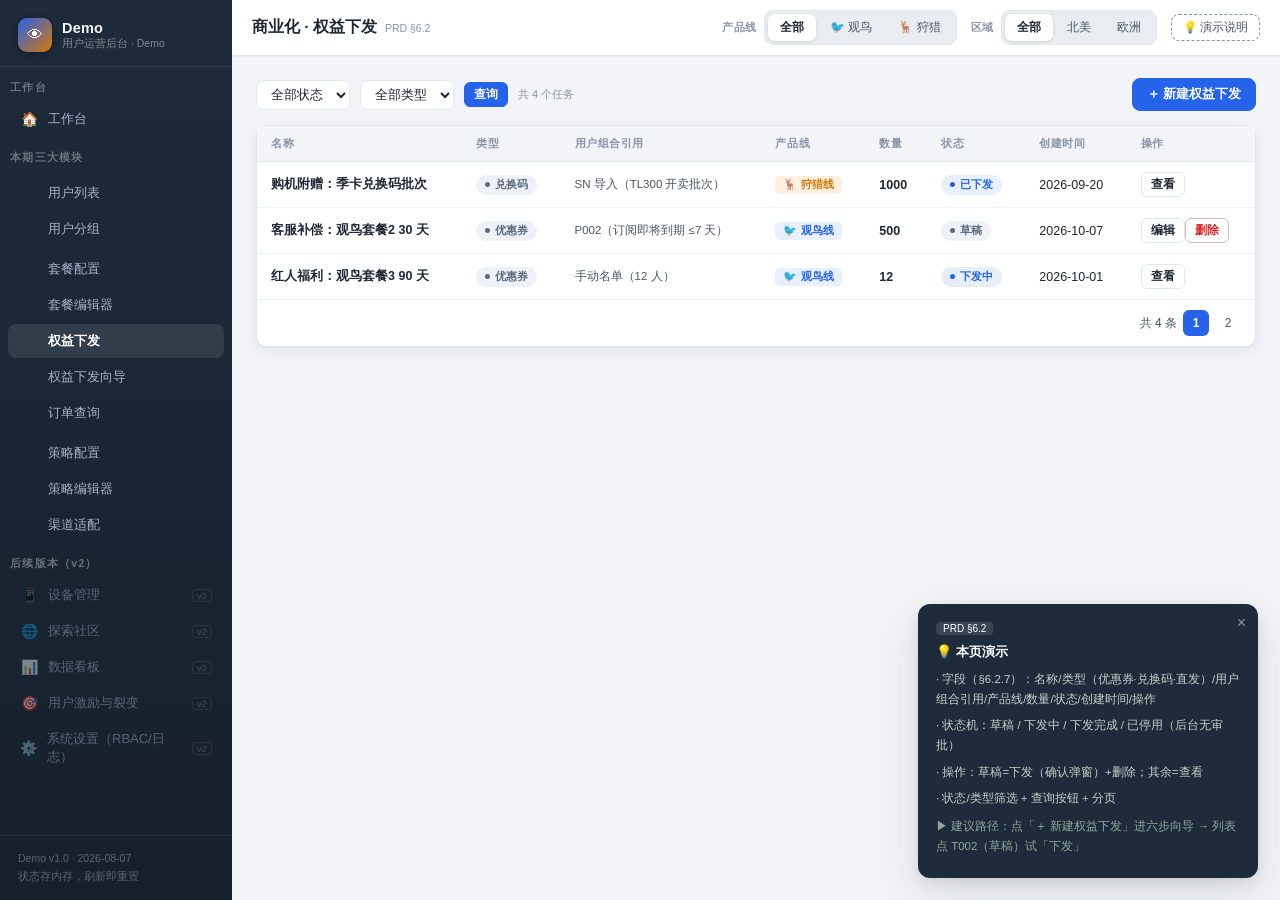
<file: benefit-list.html>
<!DOCTYPE html>
<html lang="zh-CN">
<head>
<meta charset="UTF-8">
<title>权益下发 · Demo 运营后台</title>
<style>
/* ============================================================
   Demo 用户运营后台 · Demo 设计系统
   美学方向：Field Station（野外工作站）—— 墨绿黑侧边栏 + 暖米白内容区
   观鸟线=森林绿 / 狩猎线=琥珀棕 / 双线中性
   技术红线：file:// 直开、零依赖、系统字体栈
   ============================================================ */

:root {
  /* 色板 */
  --bg: #f4f2ec;              /* 内容区米白 */
  --bg-deep: #edeae2;
  --panel: #ffffff;
  --sidebar: #182a22;         /* 墨绿黑 */
  --sidebar-deep: #122019;
  --sidebar-text: #a8b8ae;
  --sidebar-active: #ffffff;

  /* 品牌双色 */
  --bird: #2d6a4f;            /* 观鸟 森林绿 */
  --bird-soft: #e3eee7;
  --hunt: #a8621a;            /* 狩猎 琥珀棕 */
  --hunt-soft: #f6e9d7;

  /* 语义 */
  --ink: #23201a;             /* 主文本暖黑 */
  --ink-2: #57524a;           /* 次文本 */
  --ink-3: #8a857c;           /* 弱文本 */
  --line: #e2dfd6;            /* 边框 */
  --line-soft: #edeae2;

  /* 状态 */
  --ok: #2d6a4f;
  --warn: #b45309;
  --danger: #b3261e;
  --info: #3a5f8a;

  --radius: 10px;
  --radius-sm: 7px;
  --shadow: 0 1px 2px rgba(35,32,26,.05), 0 4px 16px rgba(35,32,26,.06);
  --shadow-lg: 0 4px 12px rgba(35,32,26,.10), 0 16px 48px rgba(35,32,26,.12);

  --font: -apple-system, BlinkMacSystemFont,  "PingFang SC",
          "Hiragino Sans GB", "Microsoft YaHei", "Segoe UI", sans-serif;
  --mono: "SF Mono", ui-monospace, Menlo, Consolas, monospace;
}

* { margin: 0; padding: 0; box-sizing: border-box; }

html, body { height: 100%; }

body {
  font-family: var(--font);
  font-size: 13.5px;
  color: var(--ink);
  background: var(--bg);
  -webkit-font-smoothing: antialiased;
}

/* ============ 布局骨架 ============ */
.layout { display: flex; min-height: 100vh; }

.sidebar {
  width: 232px; flex-shrink: 0;
  background: linear-gradient(180deg, var(--sidebar) 0%, var(--sidebar-deep) 100%);
  color: var(--sidebar-text);
  display: flex; flex-direction: column;
  position: sticky; top: 0; height: 100vh; overflow-y: auto;
}

.sidebar-brand {
  display: flex; align-items: center; gap: 10px;
  padding: 18px 18px 14px;
  border-bottom: 1px solid rgba(255,255,255,.07);
}

.brand-mark {
  width: 34px; height: 34px; border-radius: 9px;
  background: linear-gradient(135deg, var(--bird), var(--hunt));
  display: flex; align-items: center; justify-content: center;
  font-size: 16px; color: #fff;
  box-shadow: 0 2px 8px rgba(0,0,0,.3);
}

.brand-name { color: #f2f5f1; font-size: 14.5px; font-weight: 700; letter-spacing: .2px; }
.brand-sub { font-size: 10.5px; color: rgba(255,255,255,.45); margin-top: 1px; }

.nav-group { padding: 14px 10px 6px; font-size: 10.5px; letter-spacing: .12em; color: rgba(255,255,255,.35); font-weight: 600; }

.nav-item {
  display: flex; align-items: center; gap: 10px;
  padding: 8px 12px; margin: 1px 8px;
  border-radius: 8px; cursor: pointer;
  font-size: 13px; color: var(--sidebar-text);
  text-decoration: none; transition: background .15s, color .15s;
}
.nav-item:hover { background: rgba(255,255,255,.06); color: #d6e0d8; }
.nav-item.active { background: rgba(255,255,255,.10); color: var(--sidebar-active); font-weight: 600; }
.nav-item.v2 { opacity: .45; cursor: not-allowed; }
.nav-item.v2:hover { background: transparent; color: var(--sidebar-text); }
.nav-item .badge-v2 { margin-left: auto; font-size: 9.5px; color: rgba(255,255,255,.4); border: 1px solid rgba(255,255,255,.18); border-radius: 4px; padding: 0 4px; }
.nav-icon { width: 18px; text-align: center; font-size: 14px; }

.sidebar-foot {
  margin-top: auto; padding: 14px 18px;
  font-size: 10.5px; color: rgba(255,255,255,.3);
  border-top: 1px solid rgba(255,255,255,.07);
  line-height: 1.7;
}

/* 主区 */
.main { flex: 1; min-width: 0; display: flex; flex-direction: column; }

.topbar {
  height: 56px; background: var(--panel);
  border-bottom: 1px solid var(--line);
  display: flex; align-items: center; gap: 14px;
  padding: 0 20px; position: sticky; top: 0; z-index: 40;
  box-shadow: 0 1px 0 rgba(35,32,26,.03);
}

.page-title { font-size: 15.5px; font-weight: 700; margin-right: auto; white-space: nowrap; }
.page-title .prd-ref { font-size: 10.5px; color: var(--ink-3); font-weight: 400; margin-left: 8px; }

.content { padding: 22px 24px 48px; max-width: 1440px; width: 100%; margin: 0 auto; }

/* ============ 顶部切换器 ============ */
.seg {
  display: inline-flex; background: var(--bg-deep);
  border: 1px solid var(--line); border-radius: 9px; padding: 3px; gap: 2px;
}
.seg button {
  border: 0; background: transparent; cursor: pointer;
  font-size: 12px; padding: 5px 12px; border-radius: 7px;
  color: var(--ink-2); font-family: var(--font); transition: all .15s;
}
.seg button:hover { color: var(--ink); }
.seg button.on { background: var(--panel); color: var(--ink); font-weight: 600; box-shadow: 0 1px 3px rgba(35,32,26,.12); }

/* 产品线专用分段控件 */
.seg-pl button.on[data-pl="bird"] { background: var(--bird); color: #fff; }
.seg-pl button.on[data-pl="hunt"] { background: var(--hunt); color: #fff; }

/* 角色切换器 */
.role-switch {
  display: flex; align-items: center; gap: 8px;
  font-size: 12px; color: var(--ink-2);
}
.role-switch .seg button.on { background: var(--sidebar); color: #fff; }

/* 演示说明按钮 */
.demo-btn {
  border: 1px dashed var(--ink-3); background: transparent; color: var(--ink-2);
  font-size: 11.5px; padding: 5px 11px; border-radius: 8px; cursor: pointer;
  font-family: var(--font); transition: all .15s;
}
.demo-btn:hover { border-color: var(--ink); color: var(--ink); }

/* 切换器标签 */
.switch-label { font-size: 10.5px; color: var(--ink-3); font-weight: 600; letter-spacing: .06em; }

.topbar-seg { display: flex; align-items: center; gap: 7px; }

/* ============ 卡片与布局 ============ */
.card {
  background: var(--panel); border: 1px solid var(--line);
  border-radius: var(--radius); box-shadow: var(--shadow);
  margin-bottom: 16px;
}
.card-head {
  display: flex; align-items: center; gap: 10px;
  padding: 13px 18px; border-bottom: 1px solid var(--line-soft);
}
.card-head h3 { font-size: 13.5px; font-weight: 700; }
.card-head .desc { font-size: 11.5px; color: var(--ink-3); }
.card-body { padding: 18px; }

/* ============ 筛选栏 ============ */
.filter-bar {
  display: flex; flex-wrap: wrap; gap: 10px 14px; align-items: center;
  background: var(--panel); border: 1px solid var(--line);
  border-radius: var(--radius); padding: 12px 16px; margin-bottom: 16px;
  box-shadow: var(--shadow);
}
.filter-item { display: flex; align-items: center; gap: 6px; }
.filter-item label { font-size: 11.5px; color: var(--ink-3); white-space: nowrap; }
.filter-divider { width: 1px; height: 24px; background: var(--line); }

/* ============ 表单控件 ============ */
input[type="text"], input[type="number"], input[type="date"], input[type="email"], input[type="search"], select, textarea {
  font-family: var(--font); font-size: 12.5px; color: var(--ink);
  border: 1px solid var(--line); border-radius: 7px;
  padding: 6px 10px; background: #fff; outline: none;
  transition: border-color .15s, box-shadow .15s;
}
input:focus, select:focus, textarea:focus { border-color: var(--ink-2); box-shadow: 0 0 0 3px rgba(35,32,26,.06); }
select { cursor: pointer; }
textarea { resize: vertical; line-height: 1.6; }

.checkbox-line { display: flex; align-items: center; gap: 6px; font-size: 12.5px; color: var(--ink-2); cursor: pointer; }
.checkbox-line input { accent-color: var(--bird); width: 14px; height: 14px; cursor: pointer; }

/* ============ 按钮 ============ */
.btn {
  display: inline-flex; align-items: center; gap: 6px;
  border: 1px solid var(--line); background: var(--panel);
  color: var(--ink); font-size: 12.5px; font-weight: 600;
  padding: 7px 14px; border-radius: 8px; cursor: pointer;
  font-family: var(--font); transition: all .15s;
}
.btn:hover { border-color: var(--ink-2); background: var(--bg); }
.btn:active { transform: translateY(1px); }
.btn-primary { background: var(--bird); border-color: var(--bird); color: #fff; }
.btn-primary:hover { background: #245741; border-color: #245741; }
.btn-hunt { background: var(--hunt); border-color: var(--hunt); color: #fff; }
.btn-hunt:hover { background: #8f5414; border-color: #8f5414; }
.btn-danger { background: #fff; border-color: #d8b9b6; color: var(--danger); }
.btn-danger:hover { border-color: var(--danger); background: #fdf1f0; }
.btn-ghost { background: transparent; border-color: transparent; color: var(--ink-2); }
.btn-ghost:hover { background: var(--bg); color: var(--ink); }
.btn-sm { padding: 4px 9px; font-size: 11.5px; border-radius: 6px; }
.btn:disabled { opacity: .45; cursor: not-allowed; }

/* ============ 表格 ============ */
.table-wrap { overflow-x: auto; border-radius: 0 0 var(--radius) var(--radius); }
table.table { width: 100%; border-collapse: collapse; font-size: 12.5px; }
.table th {
  text-align: left; font-size: 11px; font-weight: 600; letter-spacing: .05em;
  color: var(--ink-3); text-transform: uppercase;
  padding: 10px 14px; border-bottom: 1px solid var(--line);
  background: var(--bg); white-space: nowrap;
}
.table td {
  padding: 10px 14px; border-bottom: 1px solid var(--line-soft);
  color: var(--ink); vertical-align: middle;
}
.table tbody tr:last-child td { border-bottom: 0; }
.table tbody tr { transition: background .12s; }
.table tbody tr:hover { background: #faf8f3; }
.table td.mono, .table .mono { font-family: var(--mono); font-size: 11.5px; }
.table .num { font-variant-numeric: tabular-nums; }
.table .empty { text-align: center; color: var(--ink-3); padding: 40px 0; font-size: 12.5px; }

/* ============ 徽章 ============ */
.badge {
  display: inline-flex; align-items: center; gap: 5px;
  font-size: 11px; font-weight: 600; padding: 2.5px 9px; border-radius: 20px;
  white-space: nowrap;
}
.badge::before { content: ""; width: 5px; height: 5px; border-radius: 50%; background: currentColor; }
.badge-gray { background: #f0eee8; color: #6b665d; }
.badge-blue { background: #e6edf5; color: var(--info); }
.badge-green { background: var(--bird-soft); color: var(--bird); }
.badge-orange { background: var(--hunt-soft); color: var(--hunt); }
.badge-red { background: #fbeae8; color: var(--danger); }
.badge-pl { background: var(--bird-soft); color: var(--bird); }
.badge-pl.hunt { background: var(--hunt-soft); color: var(--hunt); }
.badge-pl.both { background: #e9e6df; color: #57524a; }

/* 产品线标签（列表内） */
.pl-tag {
  display: inline-flex; align-items: center; gap: 5px;
  font-size: 11px; padding: 1.5px 8px; border-radius: 5px; font-weight: 600;
}
.pl-tag.bird { background: var(--bird-soft); color: var(--bird); }
.pl-tag.hunt { background: var(--hunt-soft); color: var(--hunt); }
.pl-tag.both { background: #e9e6df; color: #57524a; }

/* ============ 分页 ============ */
.pager {
  display: flex; align-items: center; gap: 6px; justify-content: flex-end;
  padding: 10px 14px; border-top: 1px solid var(--line-soft);
  font-size: 12px; color: var(--ink-2);
}
.pager .page { width: 26px; height: 26px; display: flex; align-items: center; justify-content: center; border-radius: 6px; cursor: pointer; border: 1px solid transparent; }
.pager .page:hover { border-color: var(--line); }
.pager .page.on { background: var(--bird); color: #fff; font-weight: 600; }

/* ============ 步骤条 ============ */
.steps { display: flex; align-items: center; margin: 0 0 22px; }
.step { display: flex; align-items: center; gap: 9px; }
.step-dot {
  width: 26px; height: 26px; border-radius: 50%;
  display: flex; align-items: center; justify-content: center;
  font-size: 12px; font-weight: 700;
  background: var(--bg-deep); color: var(--ink-3); border: 1.5px solid var(--line);
  transition: all .2s;
}
.step-label { font-size: 12px; color: var(--ink-3); font-weight: 600; }
.step.on .step-dot { background: var(--bird); border-color: var(--bird); color: #fff; }
.step.on .step-label { color: var(--ink); }
.step.done .step-dot { background: var(--bird-soft); border-color: var(--bird); color: var(--bird); }
.step.done .step-label { color: var(--ink-2); }
.step-line { flex: 1; height: 1.5px; background: var(--line); margin: 0 14px; min-width: 24px; }
.step-line.done { background: var(--bird); }

/* ============ Tabs ============ */
.tabs { display: flex; gap: 2px; border-bottom: 1.5px solid var(--line); margin-bottom: 18px; }
.tab {
  padding: 9px 16px; font-size: 12.5px; color: var(--ink-2); cursor: pointer;
  border-bottom: 2.5px solid transparent; margin-bottom: -1.5px; font-weight: 600;
  transition: color .15s;
}
.tab:hover { color: var(--ink); }
.tab.on { color: var(--bird); border-bottom-color: var(--bird); }
.tab .hint { font-size: 10px; color: var(--ink-3); font-weight: 400; margin-left: 4px; }

/* ============ 弹窗 ============ */
.modal-mask {
  position: fixed; inset: 0; background: rgba(20,16,10,.45);
  display: flex; align-items: center; justify-content: center; z-index: 100;
  animation: fadeIn .15s ease-out;
}
.modal {
  background: var(--panel); border-radius: 14px; box-shadow: var(--shadow-lg);
  width: 520px; max-width: 92vw; max-height: 86vh; overflow-y: auto;
  animation: popIn .18s cubic-bezier(.2,.9,.3,1.2);
}
.modal-head { padding: 16px 20px 12px; border-bottom: 1px solid var(--line-soft); font-weight: 700; font-size: 14px; display: flex; align-items: center; }
.modal-head .close { margin-left: auto; cursor: pointer; color: var(--ink-3); font-size: 18px; background: none; border: 0; }
.modal-body { padding: 18px 20px; }
.modal-foot { padding: 13px 20px; border-top: 1px solid var(--line-soft); display: flex; justify-content: flex-end; gap: 10px; }

/* ============ Toast ============ */
#toast-root { position: fixed; top: 70px; right: 20px; z-index: 200; display: flex; flex-direction: column; gap: 8px; }
.toast {
  background: var(--sidebar); color: #eef3ee; font-size: 12.5px;
  padding: 11px 16px; border-radius: 9px; box-shadow: var(--shadow-lg);
  display: flex; align-items: center; gap: 9px; animation: slideIn .25s ease-out;
  max-width: 380px;
}
.toast.ok { border-left: 3px solid #4f9d77; }
.toast.warn { border-left: 3px solid #d9933a; }
.toast.err { border-left: 3px solid #e05c53; }

/* ============ 审批面板 ============ */
.approval-panel {
  background: var(--panel); border: 1px solid var(--line); border-radius: var(--radius);
  box-shadow: var(--shadow); margin-bottom: 16px; overflow: hidden;
}
.approval-panel .ap-head {
  display: flex; align-items: center; gap: 10px;
  padding: 12px 18px; background: var(--sidebar); color: #eef3ee;
  font-size: 12.5px; font-weight: 600;
}
.approval-panel .ap-item {
  display: flex; align-items: center; gap: 12px;
  padding: 12px 18px; border-bottom: 1px solid var(--line-soft); font-size: 12.5px;
}
.approval-panel .ap-item:last-child { border-bottom: 0; }
.ap-action { margin-left: auto; display: flex; gap: 8px; }

/* ============ 编辑器分区 ============ */
.form-section { margin-bottom: 22px; }
.form-section > h4 {
  font-size: 12px; font-weight: 700; letter-spacing: .04em;
  color: var(--ink-2); margin-bottom: 12px;
  display: flex; align-items: center; gap: 8px;
}
.form-section > h4::after { content: ""; flex: 1; height: 1px; background: var(--line); }
.form-grid { display: grid; grid-template-columns: repeat(auto-fill, minmax(230px, 1fr)); gap: 14px 18px; }
.form-field { display: flex; flex-direction: column; gap: 5px; }
.form-field > label { font-size: 11.5px; color: var(--ink-3); font-weight: 600; }
.form-field .req { color: var(--danger); margin-left: 2px; }
.form-field .help { font-size: 10.5px; color: var(--ink-3); line-height: 1.5; }
.form-field input, .form-field select, .form-field textarea { width: 100%; }

/* 多语言 Tab 小控件 */
.lang-tabs { display: flex; gap: 4px; margin-bottom: 8px; }
.lang-tab {
  font-size: 11px; padding: 3px 10px; border-radius: 6px; cursor: pointer;
  border: 1px solid var(--line); background: var(--panel); color: var(--ink-2); font-weight: 600;
}
.lang-tab.on { background: var(--sidebar); border-color: var(--sidebar); color: #fff; }
.lang-fallback { font-size: 10.5px; color: var(--ink-3); }

/* ============ 条件树（人群包编辑器） ============ */
.cond-group {
  border: 1.5px solid var(--line); border-radius: var(--radius);
  margin-bottom: 12px; overflow: hidden;
}
.cond-group .cg-head {
  display: flex; align-items: center; gap: 8px;
  background: var(--bg); padding: 8px 14px; font-size: 12px; font-weight: 700;
  border-bottom: 1px solid var(--line-soft);
}
.cond-group .cg-body { padding: 12px 14px; display: flex; flex-direction: column; gap: 9px; }
.cond-row { display: flex; align-items: center; gap: 8px; flex-wrap: wrap; }
.cond-row select, .cond-row input { padding: 5px 9px; }
.cond-ops { display: flex; gap: 6px; align-items: center; font-size: 11.5px; color: var(--ink-2); }

/* ============ 统计卡 ============ */
.stat-row { display: grid; grid-template-columns: repeat(auto-fit, minmax(180px, 1fr)); gap: 14px; margin-bottom: 18px; }
.stat-card {
  background: var(--panel); border: 1px solid var(--line); border-radius: var(--radius);
  padding: 14px 16px; box-shadow: var(--shadow);
}
.stat-card .sc-label { font-size: 11px; color: var(--ink-3); font-weight: 600; letter-spacing: .04em; }
.stat-card .sc-value { font-size: 24px; font-weight: 800; margin-top: 6px; font-variant-numeric: tabular-nums; letter-spacing: -.02em; }
.stat-card .sc-value small { font-size: 12px; font-weight: 600; color: var(--ink-3); }
.stat-card .sc-delta { font-size: 11px; margin-top: 4px; }
.stat-card .sc-delta.up { color: var(--ok); }
.stat-card .sc-delta.down { color: var(--danger); }

/* ============ 设备卡片（狩猎线画像） ============ */
.device-card {
  border: 1px solid var(--line); border-radius: var(--radius); padding: 12px 14px;
  display: flex; flex-direction: column; gap: 7px; background: #fdfcf9;
}
.device-card .dc-head { display: flex; align-items: center; gap: 8px; font-weight: 700; font-size: 12.5px; }
.device-card .dc-row { display: flex; justify-content: space-between; font-size: 12px; color: var(--ink-2); }
.device-card .dc-row b { color: var(--ink); font-weight: 600; }

/* ============ 渠道卡片 ============ */
.channel-grid { display: grid; grid-template-columns: repeat(auto-fit, minmax(300px, 1fr)); gap: 16px; }
.channel-card { border: 1px solid var(--line); border-radius: var(--radius); background: var(--panel); box-shadow: var(--shadow); overflow: hidden; }
.channel-card .cc-head {
  padding: 12px 16px; font-weight: 700; font-size: 13px;
  display: flex; align-items: center; gap: 9px;
  border-bottom: 1px solid var(--line-soft);
}
.channel-card .cc-body { padding: 14px 16px; display: flex; flex-direction: column; gap: 11px; }

/* ============ 演示说明浮层 ============ */
.demo-pop {
  position: fixed; right: 22px; bottom: 22px; width: 340px; z-index: 150;
  background: var(--sidebar); color: #e8eee9; border-radius: 12px;
  box-shadow: var(--shadow-lg); padding: 16px 18px; animation: slideUp .25s ease-out;
}
.demo-pop h4 { font-size: 13px; font-weight: 700; margin-bottom: 8px; color: #fff; display: flex; align-items: center; gap: 8px; }
.demo-pop p { font-size: 11.5px; line-height: 1.75; color: #c4d1c8; margin-bottom: 6px; }
.demo-pop .demo-close { position: absolute; top: 10px; right: 12px; color: rgba(255,255,255,.5); cursor: pointer; background: none; border: 0; font-size: 16px; }
.demo-pop .prd-tag { display: inline-block; font-size: 10px; background: rgba(255,255,255,.12); border-radius: 4px; padding: 1px 7px; margin-bottom: 8px; color: #fff; }

/* ============ 信息条 ============ */
.notice {
  display: flex; gap: 9px; align-items: flex-start;
  background: #eef2ee; border: 1px solid #d5e0d8; color: var(--ink-2);
  border-radius: 8px; padding: 10px 14px; font-size: 12px; line-height: 1.65;
  margin-bottom: 16px;
}
.notice.warn { background: var(--hunt-soft); border-color: #ecd9bd; }
.notice.red { background: #fbeae8; border-color: #e8c8c4; }
.notice .ni { flex-shrink: 0; }

/* ============ 空态 ============ */
.empty-state { text-align: center; padding: 60px 20px; color: var(--ink-3); }
.empty-state .es-icon { font-size: 38px; margin-bottom: 12px; opacity: .5; }
.empty-state p { font-size: 13px; }

/* ============ 动画 ============ */
@keyframes fadeIn { from { opacity: 0; } to { opacity: 1; } }
@keyframes popIn { from { opacity: 0; transform: scale(.96); } to { opacity: 1; transform: scale(1); } }
@keyframes slideIn { from { opacity: 0; transform: translateX(16px); } to { opacity: 1; transform: translateX(0); } }
@keyframes slideUp { from { opacity: 0; transform: translateY(14px); } to { opacity: 1; transform: translateY(0); } }
@keyframes pulse { 0%,100% { opacity: 1; } 50% { opacity: .45; } }
.pulse { animation: pulse 1.6s ease-in-out infinite; }

/* 页面进入动画 */
.content { animation: fadeIn .25s ease-out; }

/* ============ 滚动条 ============ */
::-webkit-scrollbar { width: 9px; height: 9px; }
::-webkit-scrollbar-thumb { background: #cfcbc2; border-radius: 5px; border: 2px solid var(--bg); }
::-webkit-scrollbar-track { background: transparent; }
.sidebar::-webkit-scrollbar-thumb { background: rgba(255,255,255,.14); border: 2px solid var(--sidebar); }

/* ============ 响应式（评审主为桌面，仅兜底） ============ */
@media (max-width: 1100px) {
  .topbar { flex-wrap: wrap; height: auto; padding: 10px 16px; gap: 8px; }
  .page-title { margin-right: 0; width: 100%; }
  .content { padding: 16px; }
}

</style>
<style>
/* ============================================================
   Demo 用户运营后台 · 通用后台风格（蓝白）配色试点
   试点范围：用户列表（users-list）+ 用户画像（user-detail）
   实现方式：覆盖 common.css 的 CSS 变量 + 少量硬编码色
   效果确认后再决定是否全站推广
   ============================================================ */

:root {
  /* 色板 */
  --bg: #f2f4f7;              /* 内容区蓝灰白 */
  --bg-deep: #e9edf2;
  --panel: #ffffff;
  --sidebar: #1d2b3a;         /* 深蓝灰 */
  --sidebar-deep: #16202c;
  --sidebar-text: #a3b2c5;
  --sidebar-active: #ffffff;

  /* 品牌双色（通用后台以主蓝为主） */
  --bird: #2563eb;            /* 主蓝 */
  --bird-soft: #e8effd;
  --hunt: #d97706;            /* 琥珀橙 */
  --hunt-soft: #fdf0e0;

  /* 语义 */
  --ink: #1f2733;             /* 主文本冷黑 */
  --ink-2: #4b5565;
  --ink-3: #8a93a6;
  --line: #e2e7ee;
  --line-soft: #eef1f5;

  /* 状态 */
  --ok: #16a34a;
  --warn: #d97706;
  --danger: #dc2626;
  --info: #2563eb;

  --shadow: 0 1px 2px rgba(31,39,51,.05), 0 4px 16px rgba(31,39,51,.06);
  --shadow-lg: 0 4px 12px rgba(31,39,51,.10), 0 16px 48px rgba(31,39,51,.12);
}

/* 硬编码色覆盖（common.css 未走变量的部分） */
.btn-primary:hover { background: #1d4ed8; border-color: #1d4ed8; }
.btn-hunt:hover { background: #b45309; border-color: #b45309; }
.table tbody tr:hover { background: #f5f7fb; }
.badge-gray { background: #eef1f5; color: #5b6b7f; }
.badge-pl.both, .pl-tag.both { background: #e9edf2; color: #4b5565; }
.toast.ok { border-left-color: #22c55e; }
.toast.warn { border-left-color: #f59e0b; }
.toast.err { border-left-color: #ef4444; }
::-webkit-scrollbar-thumb { background: #c3cad6; border-color: var(--bg); }

</style>
</head>
<body>
<script>
/* ============================================================
   Demo 用户运营后台 · Demo mock 数据
   值严格对齐背景文档 §5（套餐价格/权益量）
   技术红线：普通全局变量，不 fetch、不 module
   ============================================================ */
window.PLData = {
  version: '2026-08-07',

  /* ---------- 产品线 ---------- */
  productLines: [
    { key: 'bird', name: '观鸟线', model: 'K3' },
    { key: 'hunt', name: '狩猎线', model: 'TL300' },
  ],

  /* ---------- 套餐（两线全量；状态机：草稿/待上架/已上架；refPack=定向可见引用分组；schedule=上架方式） ---------- */
  plans: {
    bird: [
      { id: 'BP01', name: { en: 'Bird Plan 1', zh: '观鸟套餐1' }, tier: '观鸟套餐1', price: null, annual: null, perks: ['基础功能（演示数据）'], status: '已上架', schedule: '立即' },
      { id: 'BP02', name: { en: 'Bird Plan 2', zh: '观鸟套餐2' }, tier: '观鸟套餐2', price: 1.11, annual: 11.11, perks: ['标准权益组合（演示数据）'], status: '已上架', schedule: '立即' },
      { id: 'BP03', name: { en: 'Bird Plan 3', zh: '观鸟套餐3' }, tier: '观鸟套餐3', price: 2.22, annual: 22.22, perks: ['高配权益组合（演示数据）'], status: '已上架', schedule: '立即' },
      { id: 'BP04', name: { en: 'Bird Plan 3 Early', zh: '观鸟套餐3早鸟版' }, tier: '观鸟套餐3', price: 2.00, annual: 20.00, perks: ['同观鸟套餐3权益（演示数据）'], status: '草稿', schedule: '定时', refPack: 'P003' },
    ],
    hunt: [
      { id: 'HP01', name: { en: 'Hunt Plan 1', zh: '狩猎套餐1' }, tier: '狩猎套餐1', price: 3.33, renewPrice: 2.22, annual: 33.33, annualSale: 22.22, perks: ['标准权益组合（演示数据）'], status: '已上架', schedule: '立即' },
      { id: 'HP02', name: { en: 'Hunt Plan 2', zh: '狩猎套餐2' }, tier: '狩猎套餐2', price: 4.44, renewPrice: 3.33, annual: 44.44, annualSale: 33.33, perks: ['标准权益组合（演示数据）'], status: '已上架', schedule: '立即' },
      { id: 'HP03', name: { en: 'Hunt Plan 3', zh: '狩猎套餐3' }, tier: '狩猎套餐3', price: 5.55, renewPrice: 4.44, annual: 55.55, annualSale: 44.44, perks: ['高配权益组合（演示数据）'], status: '已上架', schedule: '立即' },
      /* 限定套餐（仅狩猎） */
      { id: 'HP10', name: { en: 'Hunt Plan 1 Special', zh: '狩猎套餐1特惠' }, tier: '狩猎套餐1', price: 2.00, annual: 20.00, limited: true, campaign: '限时活动', window: '2026-11-21 ~ 2026-12-02', perks: ['同狩猎套餐1权益（演示数据）'], status: '待上架', schedule: '定时', refPack: 'P001' },
      { id: 'HP11', name: { en: 'Hunt Plan 2 Special', zh: '狩猎套餐2特惠' }, tier: '狩猎套餐2', price: 3.00, annual: 30.00, limited: true, campaign: '限时活动', window: '2026-11-21 ~ 2026-12-02', perks: ['同狩猎套餐2权益（演示数据）'], status: '待上架', schedule: '定时' },
      { id: 'HP12', name: { en: 'Hunt Plan 3 Special', zh: '狩猎套餐3特惠' }, tier: '狩猎套餐3', price: 4.00, annual: 40.00, limited: true, campaign: '限时活动', window: '2026-11-21 ~ 2026-12-02', perks: ['同狩猎套餐3权益（演示数据）'], status: '待上架', schedule: '定时' },
      { id: 'HP13', name: { en: 'Seasonal Plan A', zh: '限定套餐A（季卡）' }, tier: '限定套餐A', price: 6.66, duration: '6 个月', limited: true, campaign: '限时活动', window: '2026-10-15 ~ 2027-03-31', perks: ['限时权益组合（演示数据）'], status: '待上架', schedule: '定时', refPack: 'P002' },
      { id: 'HP14', name: { en: 'Seasonal Plan B', zh: '限定套餐B（季卡）' }, tier: '限定套餐B', price: 8.88, duration: '6 个月', limited: true, campaign: '限时活动', window: '2026-10-15 ~ 2027-03-31', perks: ['限时高配权益组合（演示数据）'], status: '草稿', schedule: '定时' },
    ],
    /* AI权益包（狩猎独立 AI 权益） */
    aiButler: { price: 0.99, annual: 8.99, desc: 'AI 增值权益（演示数据）' },
    /* 加油包 */
    booster: {
      bird: [
        { id: 'BB01', name: '存储权益包', price: 0.99, unit: '/月', desc: '存储空间增值（演示数据）' },
        { id: 'BB02', name: '设备权益包', price: 0.99, unit: '/月/台', desc: '设备数量增值（演示数据）' },
        { id: 'BB03', name: 'AI调用包', price: 0.99, unit: '/月', desc: 'AI 调用次数增值（演示数据）' },
      ],
      hunt: [
        { id: 'HB01', name: '影像权益包', price: 0.99, unit: '/100 张', desc: '账号内共享（演示数据）', ownership: '账号级' },
        { id: 'HB02', name: 'AI调用包', price: 0.99, unit: '/300 次', desc: 'AI 调用补充（演示数据）' },
      ],
    },
  },

  /* ---------- 用户（20 条，含观鸟典型/狩猎典型/双机用户） ----------
     注：sub = 观鸟账号级订阅（含 period/purchaseAt/gifts 队列赠送权益）
         subPerDevice = 狩猎设备级套餐（一条一设备一套餐，同一 SN 可多条=多套餐生效）
         subHistory = 历史订阅（观鸟条目 sn 为空；狩猎条目带 sn）
         accountBenefits = 账号级共享权益（观鸟加油包 & 狩猎权益包，带 pl 区分） */
  users: [
    { id: 'U1001', email: 'emma.wilson@mail.com', region: '北美', pl: 'bird', createdAt: '2026-09-12', lastActive: '2026-10-08', devices: [{ sn: 'K3-B2F7A01', model: 'K3', activated: '2026-09-12', bound: true }], sub: { tier: '观鸟套餐2', trial: '试用中（7天）', autoRenew: true, expireAt: '2026-10-20', aiRemaining: 288, storageUsed: '3.2/10GB', period: '月付', purchaseAt: '2026-10-08', gifts: [{ name: '观鸟套餐2 30 天赠送', grantedAt: '2026-10-02' }] }, subHistory: [{ pl: 'bird', model: 'K3', sn: '', tier: '观鸟套餐1', period: '—', purchasedAt: '2026-09-12' }, { pl: 'bird', model: 'K3', sn: '', tier: '观鸟套餐2', period: '月付', purchasedAt: '2026-10-08' }], accountBenefits: [{ pl: 'bird', name: 'AI调用包', price: 0.99, period: '月付', usage: '已用 12/300 次' }], tags: ['K3开卖活动'], packs: ['P003'], freeze: false },
    { id: 'U1002', email: 'daniel.ng@mail.com', region: '北美', pl: 'bird', createdAt: '2026-06-02', lastActive: '2026-10-09', devices: [{ sn: 'K3-A1C9D02', model: 'K3', activated: '2026-06-02', bound: true }, { sn: 'K3-A1C9D03', model: 'K3', activated: '2026-07-15', bound: true }, { sn: 'K3-A1C9D04', model: 'K3', activated: '2026-08-20', bound: true }], sub: { tier: '观鸟套餐3', trial: '已转正式', autoRenew: true, expireAt: '2027-06-02', aiRemaining: 620, storageUsed: '12.4/20GB', period: '年付', purchaseAt: '2026-08-02', gifts: [{ name: '观鸟套餐3 30 天赠送', grantedAt: '2026-08-01' }] }, subHistory: [{ pl: 'bird', model: 'K3', sn: '', tier: '观鸟套餐1', period: '—', purchasedAt: '2026-06-02' }, { pl: 'bird', model: 'K3', sn: '', tier: '观鸟套餐2', period: '月付', purchasedAt: '2026-07-02' }, { pl: 'bird', model: 'K3', sn: '', tier: '观鸟套餐3', period: '年付', purchasedAt: '2026-08-02' }], accountBenefits: [{ pl: 'bird', name: '存储权益包', price: 0.99, period: '月付', usage: '永久收藏 已用 4/100 格' }, { pl: 'bird', name: 'AI调用包', price: 0.99, period: '月付', usage: '已用 380/300 次' }], tags: ['高价值用户', '多设备'], packs: [], freeze: false },
    { id: 'U1003', email: 'sophie.lee@mail.com', region: '欧洲', pl: 'bird', createdAt: '2026-09-28', lastActive: '2026-10-03', devices: [{ sn: 'K3-B2F7A11', model: 'K3', activated: '2026-09-28', bound: true }], sub: { tier: '观鸟套餐1', trial: '—', autoRenew: false, expireAt: '—', aiRemaining: 12, storageUsed: '0.8/1GB', period: '—', purchaseAt: '—', gifts: [] }, subHistory: [], accountBenefits: [], tags: [], packs: ['P005'], freeze: false },
    { id: 'U1004', email: 'miguel.rodriguez@mail.com', region: '欧洲', pl: 'bird', createdAt: '2026-08-14', lastActive: '2026-10-06', devices: [{ sn: 'K3-C3E5B21', model: 'K3', activated: '2026-08-14', bound: true }], sub: { tier: '观鸟套餐2', trial: '已取消自动续费', autoRenew: false, expireAt: '2026-11-14', aiRemaining: 45, storageUsed: '8.9/10GB', period: '月付', purchaseAt: '2026-09-14', gifts: [] }, subHistory: [{ pl: 'bird', model: 'K3', sn: '', tier: '观鸟套餐1', period: '—', purchasedAt: '2026-08-14' }, { pl: 'bird', model: 'K3', sn: '', tier: '观鸟套餐2', period: '月付', purchasedAt: '2026-09-14' }], accountBenefits: [{ pl: 'bird', name: 'AI调用包', price: 0.99, period: '月付', usage: '已用 255/300 次' }], tags: ['流失风险'], packs: ['P002'], freeze: false },
    { id: 'U1005', email: 'hannah.kim@mail.com', region: '北美', pl: 'bird', createdAt: '2026-07-01', lastActive: '2026-10-09', devices: [{ sn: 'K3-D2F8C33', model: 'K3', activated: '2026-07-01', bound: true }], sub: { tier: '观鸟套餐2', trial: '已转正式', autoRenew: true, expireAt: '2027-07-01', aiRemaining: 45, storageUsed: '6.1/10GB', period: '月付', purchaseAt: '2026-08-01', gifts: [] }, subHistory: [{ pl: 'bird', model: 'K3', sn: '', tier: '观鸟套餐1', period: '—', purchasedAt: '2026-07-01' }, { pl: 'bird', model: 'K3', sn: '', tier: '观鸟套餐2', period: '月付', purchasedAt: '2026-08-01' }], accountBenefits: [], tags: [], packs: [], freeze: false },
    { id: 'U2001', email: 'jack.taylor@mail.com', region: '北美', pl: 'hunt', createdAt: '2026-09-30', lastActive: '2026-10-09', devices: [{ sn: 'TL300-00A1F1', model: 'TL300', activated: '2026-09-30', bound: true }], subPerDevice: [{ sn: 'TL300-00A1F1', tier: '狩猎套餐2', expStatus: '体验中（第10天）', expireAt: '2026-10-14', period: '体验期', purchaseAt: '—', gifts: [] }], subHistory: [], accountBenefits: [{ pl: 'hunt', name: 'AI调用包', price: 0.99, period: '月付', usage: '剩余 282/300 次' }], hdRemaining: 2, aiDialog: 18, limitedPurchases: [], tags: ['体验期'], packs: ['P001'], freeze: false },
    { id: 'U2002', email: 'luke.morgan@mail.com', region: '北美', pl: 'hunt', createdAt: '2026-08-08', lastActive: '2026-10-09', devices: [{ sn: 'TL300-00B2G2', model: 'TL300', activated: '2026-08-08', bound: true }], subPerDevice: [{ sn: 'TL300-00B2G2', tier: '狩猎套餐3', expStatus: '已转付费', expireAt: '2027-08-08', period: '年付', purchaseAt: '2026-08-08', gifts: [] }], subHistory: [{ pl: 'hunt', model: 'TL300', sn: 'TL300-00B2G2', tier: '狩猎套餐1（体验）', period: '体验期', purchasedAt: '2026-08-08' }, { pl: 'hunt', model: 'TL300', sn: 'TL300-00B2G2', tier: '狩猎套餐3', period: '年付', purchasedAt: '2026-08-08' }], accountBenefits: [{ pl: 'hunt', name: '影像权益包', price: 0.99, period: '单次（100 张）', usage: 'HD 剩余 62/100 张' }, { pl: 'hunt', name: 'AI调用包', price: 0.99, period: '月付', usage: '剩余 40/300 次' }], hdRemaining: 21, aiDialog: 260, limitedPurchases: [], tags: [], packs: [], freeze: false },
    { id: 'U2003', email: 'olivia.brown@mail.com', region: '欧洲', pl: 'hunt', createdAt: '2026-09-20', lastActive: '2026-10-05', devices: [{ sn: 'TL300-00C3H3', model: 'TL300', activated: '2026-09-20', bound: true }], subPerDevice: [{ sn: 'TL300-00C3H3', tier: '狩猎套餐1', expStatus: '体验已过期未付费', expireAt: '2026-10-04', period: '体验期', purchaseAt: '—', gifts: [] }], subHistory: [], accountBenefits: [], hdRemaining: 0, aiDialog: 0, limitedPurchases: [], tags: ['体验过期'], packs: ['P001'], freeze: false },
    { id: 'U2004', email: 'tyler.james@mail.com', region: '北美', pl: 'hunt', createdAt: '2026-07-19', lastActive: '2026-10-08', devices: [{ sn: 'TL300-00D4J4', model: 'TL300', activated: '2026-07-19', bound: true }], subPerDevice: [{ sn: 'TL300-00D4J4', tier: '狩猎套餐3', expStatus: '已转付费', expireAt: '2027-04-18', period: '年付', purchaseAt: '2026-07-19', gifts: [] }, { sn: 'TL300-00D4J4', tier: '限定套餐A（季卡）', expStatus: '已转付费', expireAt: '2027-04-17', period: '季卡', purchaseAt: '2026-10-18', gifts: [] }], subHistory: [{ pl: 'hunt', model: 'TL300', sn: 'TL300-00D4J4', tier: '狩猎套餐1（体验）', period: '体验期', purchasedAt: '2026-07-19' }, { pl: 'hunt', model: 'TL300', sn: 'TL300-00D4J4', tier: '狩猎套餐3', period: '年付', purchasedAt: '2026-07-19' }], accountBenefits: [{ pl: 'hunt', name: '影像权益包', price: 0.99, period: '单次（100 张）', usage: 'HD 剩余 8/100 张' }, { pl: 'hunt', name: 'AI调用包', price: 0.99, period: '月付', usage: '剩余 150/300 次' }], hdRemaining: 14, aiDialog: 150, limitedPurchases: [{ name: '限定套餐A（季卡）', price: 6.66, boughtAt: '2026-10-18', valid: '6 个月' }], tags: ['限定套餐用户'], packs: [], freeze: false },
    { id: 'U2005', email: 'isaac.hughes@mail.com', region: '欧洲', pl: 'hunt', createdAt: '2026-08-25', lastActive: '2026-10-07', devices: [{ sn: 'TL300-00E5K5', model: 'TL300', activated: '2026-08-25', bound: true }, { sn: 'TL300-00E5K6', model: 'TL300', activated: '2026-09-30', bound: true }], subPerDevice: [{ sn: 'TL300-00E5K5', tier: '狩猎套餐1', expStatus: '已转付费', expireAt: '2027-08-25', period: '年付', purchaseAt: '2026-08-25', gifts: [] }, { sn: 'TL300-00E5K6', tier: '—', expStatus: '体验中（第9天）', expireAt: '2026-10-14', period: '体验期', purchaseAt: '—', gifts: [] }], subHistory: [{ pl: 'hunt', model: 'TL300', sn: 'TL300-00E5K5', tier: '狩猎套餐1（体验）', period: '体验期', purchasedAt: '2026-08-25' }], accountBenefits: [{ pl: 'hunt', name: 'AI调用包', price: 0.99, period: '月付', usage: '剩余 278/300 次' }], hdRemaining: 3, aiDialog: 22, limitedPurchases: [], tags: ['双设备'], packs: [], freeze: false },
    /* 双机用户 */
    { id: 'U3001', email: 'maya.sato@mail.com', region: '北美', pl: 'both', createdAt: '2026-07-10', lastActive: '2026-10-09', devices: [{ sn: 'K3-E6F7L7', model: 'K3', activated: '2026-07-10', bound: true }, { sn: 'K3-E6F7L8', model: 'K3', activated: '2026-08-01', bound: true }, { sn: 'TL300-00F6M6', model: 'TL300', activated: '2026-09-15', bound: true }], sub: { tier: '观鸟套餐2', trial: '已转正式', autoRenew: true, expireAt: '2027-07-10', aiRemaining: 190, storageUsed: '7.7/10GB', period: '年付', purchaseAt: '2026-07-10', gifts: [{ name: '观鸟套餐2 30 天赠送', grantedAt: '2026-09-20' }] }, subPerDevice: [{ sn: 'TL300-00F6M6', tier: '狩猎套餐2', expStatus: '已转付费', expireAt: '2027-09-15', period: '年付', purchaseAt: '2026-09-15', gifts: [] }], subHistory: [{ pl: 'bird', model: 'K3', sn: '', tier: '观鸟套餐1', period: '—', purchasedAt: '2026-07-10' }, { pl: 'bird', model: 'K3', sn: '', tier: '狩猎套餐2', period: '年付', purchasedAt: '2026-07-10' }, { pl: 'hunt', model: 'TL300', sn: 'TL300-00F6M6', tier: '狩猎套餐1（体验）', period: '体验期', purchasedAt: '2026-09-15' }, { pl: 'hunt', model: 'TL300', sn: 'TL300-00F6M6', tier: '狩猎套餐2', period: '年付', purchasedAt: '2026-09-15' }], accountBenefits: [{ pl: 'bird', name: '存储权益包', price: 0.99, period: '月付', usage: '永久收藏 已用 22/100 格' }, { pl: 'hunt', name: '影像权益包', price: 0.99, period: '单次（100 张）', usage: 'HD 剩余 88/100 张' }], hdRemaining: 6, aiDialog: 88, limitedPurchases: [], tags: ['双机用户'], packs: [], freeze: false },
    { id: 'U3002', email: 'noah.williams@mail.com', region: '欧洲', pl: 'both', createdAt: '2026-08-05', lastActive: '2026-10-01', devices: [{ sn: 'K3-F8G9N9', model: 'K3', activated: '2026-08-05', bound: true }, { sn: 'TL300-00G7N7', model: 'TL300', activated: '2026-09-10', bound: true }], sub: { tier: '观鸟套餐1', trial: '—', autoRenew: false, expireAt: '—', aiRemaining: 5, storageUsed: '0.5/1GB', period: '—', purchaseAt: '—', gifts: [] }, subPerDevice: [{ sn: 'TL300-00G7N7', tier: '狩猎套餐1', expStatus: '体验中（第4天）', expireAt: '2026-10-20', period: '体验期', purchaseAt: '—', gifts: [] }], subHistory: [], accountBenefits: [], hdRemaining: 4, aiDialog: 27, limitedPurchases: [], tags: ['双机用户'], packs: ['P005'], freeze: false },
    /* 其余普通用户 */
    { id: 'U1006', email: 'liam.smith@mail.com', region: '北美', pl: 'bird', createdAt: '2026-10-02', lastActive: '2026-10-09', devices: [{ sn: 'K3-G0H1P0', model: 'K3', activated: '2026-10-02', bound: true }], sub: { tier: '观鸟套餐2', trial: '试用中（7天）', autoRenew: true, expireAt: '2026-10-16', aiRemaining: 300, storageUsed: '0.2/10GB', period: '月付', purchaseAt: '2026-10-02', gifts: [{ name: 'AI调用包 300 次赠送', grantedAt: '2026-10-03' }] }, subHistory: [], accountBenefits: [], tags: [], packs: ['P003'], freeze: false },
    { id: 'U1007', email: 'ava.martin@mail.com', region: '欧洲', pl: 'bird', createdAt: '2026-05-20', lastActive: '2026-09-01', devices: [{ sn: 'K3-H1J2Q1', model: 'K3', activated: '2026-05-20', bound: false }], sub: { tier: '观鸟套餐1', trial: '—', autoRenew: false, expireAt: '—', aiRemaining: 0, storageUsed: '1.0/1GB', period: '—', purchaseAt: '—', gifts: [] }, subHistory: [{ pl: 'bird', model: 'K3', sn: '', tier: '观鸟套餐2', period: '月付', purchasedAt: '2026-05-20' }], accountBenefits: [], tags: ['30日未活跃'], packs: ['P004'], freeze: false },
    { id: 'U2006', email: 'ethan.clark@mail.com', region: '北美', pl: 'hunt', createdAt: '2026-08-30', lastActive: '2026-10-08', devices: [{ sn: 'TL300-00H2R2', model: 'TL300', activated: '2026-08-30', bound: true }], subPerDevice: [{ sn: 'TL300-00H2R2', tier: '狩猎套餐1', expStatus: '已转付费', expireAt: '2027-08-30', period: '年付', purchaseAt: '2026-08-30', gifts: [] }], subHistory: [{ pl: 'hunt', model: 'TL300', sn: 'TL300-00H2R2', tier: '狩猎套餐1（体验）', period: '体验期', purchasedAt: '2026-08-30' }, { pl: 'hunt', model: 'TL300', sn: 'TL300-00H2R2', tier: '狩猎套餐1', period: '年付', purchasedAt: '2026-08-30' }], accountBenefits: [], hdRemaining: 1, aiDialog: 45, limitedPurchases: [], tags: [], packs: [], freeze: false },
    { id: 'U1008', email: 'mia.johnson@mail.com', region: '北美', pl: 'bird', createdAt: '2026-09-05', lastActive: '2026-10-07', devices: [{ sn: 'K3-J3K4S2', model: 'K3', activated: '2026-09-05', bound: true }], sub: { tier: '观鸟套餐2', trial: '已取消自动续费', autoRenew: false, expireAt: '2026-11-05', aiRemaining: 210, storageUsed: '4.4/10GB', period: '月付', purchaseAt: '2026-10-05', gifts: [] }, subHistory: [{ pl: 'bird', model: 'K3', sn: '', tier: '观鸟套餐1', period: '—', purchasedAt: '2026-09-05' }, { pl: 'bird', model: 'K3', sn: '', tier: '观鸟套餐2', period: '月付', purchasedAt: '2026-10-05' }], accountBenefits: [{ pl: 'bird', name: 'AI调用包', price: 0.99, period: '月付', usage: '已用 90/300 次' }], tags: [], packs: ['P002'], freeze: false },
    { id: 'U2007', email: 'logan.davis@mail.com', region: '欧洲', pl: 'hunt', createdAt: '2026-09-25', lastActive: '2026-10-09', devices: [{ sn: 'TL300-00I3T3', model: 'TL300', activated: '2026-09-25', bound: true }], subPerDevice: [{ sn: 'TL300-00I3T3', tier: '狩猎套餐3', expStatus: '体验中（第6天）', expireAt: '2026-10-13', period: '体验期', purchaseAt: '—', gifts: [] }], subHistory: [], accountBenefits: [{ pl: 'hunt', name: 'AI调用包', price: 0.99, period: '月付', usage: '剩余 270/300 次' }], hdRemaining: 3, aiDialog: 30, limitedPurchases: [], tags: ['体验期'], packs: ['P001'], freeze: false },
    { id: 'U1009', email: 'charlotte.w@mail.com', region: '欧洲', pl: 'bird', createdAt: '2026-04-11', lastActive: '2026-10-09', devices: [{ sn: 'K3-K4L5U3', model: 'K3', activated: '2026-04-11', bound: true }], sub: { tier: '观鸟套餐3', trial: '已转正式', autoRenew: true, expireAt: '2027-04-11', aiRemaining: 830, storageUsed: '15.2/20GB', period: '年付', purchaseAt: '2026-06-11', gifts: [] }, subHistory: [{ pl: 'bird', model: 'K3', sn: '', tier: '观鸟套餐1', period: '—', purchasedAt: '2026-04-11' }, { pl: 'bird', model: 'K3', sn: '', tier: '观鸟套餐2', period: '月付', purchasedAt: '2026-05-11' }, { pl: 'bird', model: 'K3', sn: '', tier: '观鸟套餐3', period: '年付', purchasedAt: '2026-06-11' }], accountBenefits: [{ pl: 'bird', name: '存储权益包', price: 0.99, period: '月付', usage: '永久收藏 已用 5/100 格' }], tags: ['高价值用户'], packs: [], freeze: false },
    { id: 'U2008', email: 'william.hall@mail.com', region: '北美', pl: 'hunt', createdAt: '2026-09-18', lastActive: '2026-10-02', devices: [{ sn: 'TL300-00J4V4', model: 'TL300', activated: '2026-09-18', bound: true }], subPerDevice: [{ sn: 'TL300-00J4V4', tier: '狩猎套餐1', expStatus: '体验已过期未付费', expireAt: '2026-10-02', period: '体验期', purchaseAt: '—', gifts: [] }], subHistory: [], accountBenefits: [], hdRemaining: 0, aiDialog: 0, limitedPurchases: [], tags: ['体验过期'], packs: ['P001'], freeze: false },
    { id: 'U1010', email: 'amelia.b@mail.com', region: '北美', pl: 'bird', createdAt: '2026-08-19', lastActive: '2026-10-06', devices: [{ sn: 'K3-L5M6W4', model: 'K3', activated: '2026-08-19', bound: true }], sub: { tier: '观鸟套餐1', trial: '—', autoRenew: false, expireAt: '—', aiRemaining: 3, storageUsed: '0.9/1GB', period: '—', purchaseAt: '—', gifts: [] }, subHistory: [], accountBenefits: [], tags: [], packs: ['P004'], freeze: false },
  ],

  /* ---------- 订单（§6.3 订单查询；订阅/兑换码核销/优惠券核销/赠送，状态机见文档 6.3.4） ---------- */
  orders: [
    /* U1001 观鸟套餐2 试用 */
    { id: 'ORD20260912001', type: '订阅', pl: 'bird', userId: 'U1001', email: 'emma.wilson@mail.com', sn: '', item: '观鸟套餐2 月付', amount: 1.11, currency: 'USD', status: '已到账', createdAt: '2026-09-12', paidAt: '2026-09-12', channel: 'App Store' },
    { id: 'ORD20261002001', type: '兑换码核销', pl: 'bird', userId: 'U1001', email: 'emma.wilson@mail.com', sn: '', item: '观鸟套餐2 30 天赠送', amount: 0, currency: 'USD', status: '已核销', createdAt: '2026-10-02', paidAt: '2026-10-02', channel: '兑换码' },
    { id: 'ORD20261008001', type: '订阅', pl: 'bird', userId: 'U1001', email: 'emma.wilson@mail.com', sn: '', item: '观鸟套餐2 月付', amount: 1.11, currency: 'USD', status: '已到账', createdAt: '2026-10-08', paidAt: '2026-10-08', channel: 'App Store' },
    /* U1002 观鸟套餐3 年付 */
    { id: 'ORD20260602001', type: '订阅', pl: 'bird', userId: 'U1002', email: 'daniel.ng@mail.com', sn: '', item: '观鸟套餐2 月付', amount: 1.11, currency: 'USD', status: '已退款', createdAt: '2026-06-02', paidAt: '2026-06-02', channel: 'App Store' },
    { id: 'ORD20260702001', type: '订阅', pl: 'bird', userId: 'U1002', email: 'daniel.ng@mail.com', sn: '', item: '观鸟套餐3 月付', amount: 2.22, currency: 'USD', status: '已到账', createdAt: '2026-07-02', paidAt: '2026-07-02', channel: 'App Store' },
    { id: 'ORD20260801001', type: '赠送', pl: 'bird', userId: 'U1002', email: 'daniel.ng@mail.com', sn: '', item: '观鸟套餐3 30 天赠送', amount: 0, currency: 'USD', status: '已发放', createdAt: '2026-08-01', paidAt: '—', channel: '后台赠送' },
    { id: 'ORD20260802001', type: '订阅', pl: 'bird', userId: 'U1002', email: 'daniel.ng@mail.com', sn: '', item: '观鸟套餐3 年付', amount: 22.22, currency: 'USD', status: '已到账', createdAt: '2026-08-02', paidAt: '2026-08-02', channel: 'App Store' },
    /* U1003 观鸟 Free */
    { id: 'ORD20260928001', type: '兑换码核销', pl: 'bird', userId: 'U1003', email: 'sophie.lee@mail.com', sn: '', item: 'AI调用包 300 次（购机附赠）', amount: 0, currency: 'USD', status: '已核销', createdAt: '2026-09-28', paidAt: '2026-09-28', channel: '兑换码' },
    /* U1004 观鸟套餐2 已取消自动续费 */
    { id: 'ORD20260914001', type: '订阅', pl: 'bird', userId: 'U1004', email: 'miguel.rodriguez@mail.com', sn: '', item: '观鸟套餐2 月付', amount: 1.11, currency: 'USD', status: '已到账', createdAt: '2026-09-14', paidAt: '2026-09-14', channel: 'App Store' },
    { id: 'ORD20261005001', type: '订阅', pl: 'bird', userId: 'U1004', email: 'miguel.rodriguez@mail.com', sn: '', item: '观鸟套餐2 月付', amount: 1.11, currency: 'USD', status: '已到账', createdAt: '2026-10-05', paidAt: '2026-10-05', channel: 'App Store' },
    /* U1005 观鸟套餐2 */
    { id: 'ORD20260801001', type: '订阅', pl: 'bird', userId: 'U1005', email: 'hannah.kim@mail.com', sn: '', item: '观鸟套餐2 月付', amount: 1.11, currency: 'USD', status: '已到账', createdAt: '2026-08-01', paidAt: '2026-08-01', channel: 'App Store' },
    /* U2001 狩猎套餐2 体验中 */
    { id: 'ORD20260930001', type: '赠送', pl: 'hunt', userId: 'U2001', email: 'jack.taylor@mail.com', sn: 'TL300-00A1F1', item: '限定套餐A（购机附赠）', amount: 0, currency: 'USD', status: '已发放', createdAt: '2026-09-30', paidAt: '—', channel: '后台赠送' },
    { id: 'ORD20261008001', type: '订阅', pl: 'hunt', userId: 'U2001', email: 'jack.taylor@mail.com', sn: 'TL300-00A1F1', item: '狩猎套餐2 月付（体验转正式）', amount: 4.44, currency: 'USD', status: '待支付', createdAt: '2026-10-08', paidAt: '—', channel: 'App Store' },
    /* U2002 狩猎套餐3 年付 */
    { id: 'ORD20260808001', type: '订阅', pl: 'hunt', userId: 'U2002', email: 'luke.morgan@mail.com', sn: 'TL300-00B2G2', item: '狩猎套餐3 年付', amount: 44.44, currency: 'USD', status: '已到账', createdAt: '2026-08-08', paidAt: '2026-08-08', channel: 'App Store' },
    { id: 'ORD20260901001', type: '兑换码核销', pl: 'hunt', userId: 'U2002', email: 'luke.morgan@mail.com', sn: 'TL300-00B2G2', item: '影像权益包 100 张', amount: 0, currency: 'USD', status: '已核销', createdAt: '2026-09-01', paidAt: '2026-09-01', channel: '兑换码' },
    /* U2003 体验过期 */
    { id: 'ORD20260920001', type: '赠送', pl: 'hunt', userId: 'U2003', email: 'olivia.brown@mail.com', sn: 'TL300-00C3H3', item: '狩猎套餐1 体验期（14 天）', amount: 0, currency: 'USD', status: '已发放', createdAt: '2026-09-20', paidAt: '—', channel: '后台赠送' },
    /* U2004 狩猎套餐3 + 季卡（一设备多套餐） */
    { id: 'ORD20260719001', type: '订阅', pl: 'hunt', userId: 'U2004', email: 'tyler.james@mail.com', sn: 'TL300-00D4J4', item: '狩猎套餐3 年付', amount: 44.44, currency: 'USD', status: '已到账', createdAt: '2026-07-19', paidAt: '2026-07-19', channel: 'App Store' },
    { id: 'ORD20261018001', type: '订阅', pl: 'hunt', userId: 'U2004', email: 'tyler.james@mail.com', sn: 'TL300-00D4J4', item: '限定套餐A（季卡）', amount: 6.66, currency: 'USD', status: '已到账', createdAt: '2026-10-18', paidAt: '2026-10-18', channel: 'App Store' },
    { id: 'ORD20261018002', type: '优惠券核销', pl: 'hunt', userId: 'U2004', email: 'tyler.james@mail.com', sn: 'TL300-00D4J4', item: '影像权益包折扣券', amount: 0, currency: 'USD', status: '已使用', createdAt: '2026-10-18', paidAt: '2026-10-18', channel: '优惠券' },
    /* U2005 狩猎双设备 */
    { id: 'ORD20260825001', type: '订阅', pl: 'hunt', userId: 'U2005', email: 'isaac.hughes@mail.com', sn: 'TL300-00E5K5', item: '狩猎套餐1 年付', amount: 22.22, currency: 'USD', status: '已到账', createdAt: '2026-08-25', paidAt: '2026-08-25', channel: 'App Store' },
    /* U3001 双机 */
    { id: 'ORD20260710001', type: '订阅', pl: 'bird', userId: 'U3001', email: 'maya.sato@mail.com', sn: '', item: '观鸟套餐2 年付', amount: 11.11, currency: 'USD', status: '已到账', createdAt: '2026-07-10', paidAt: '2026-07-10', channel: 'App Store' },
    { id: 'ORD20260915001', type: '订阅', pl: 'hunt', userId: 'U3001', email: 'maya.sato@mail.com', sn: 'TL300-00F6M6', item: '狩猎套餐2 年付', amount: 33.33, currency: 'USD', status: '已到账', createdAt: '2026-09-15', paidAt: '2026-09-15', channel: 'App Store' },
    { id: 'ORD20260915002', type: '兑换码核销', pl: 'hunt', userId: 'U3001', email: 'maya.sato@mail.com', sn: 'TL300-00F6M6', item: '限定套餐A（购机附赠）', amount: 0, currency: 'USD', status: '已核销', createdAt: '2026-09-15', paidAt: '2026-09-15', channel: '兑换码' },
    { id: 'ORD20260920001', type: '赠送', pl: 'bird', userId: 'U3001', email: 'maya.sato@mail.com', sn: '', item: '观鸟套餐2 30 天赠送', amount: 0, currency: 'USD', status: '已发放', createdAt: '2026-09-20', paidAt: '—', channel: '后台赠送' },
    /* U3002 双机 */
    { id: 'ORD20260805001', type: '兑换码核销', pl: 'bird', userId: 'U3002', email: 'noah.williams@mail.com', sn: '', item: 'AI调用包 300 次（购机附赠）', amount: 0, currency: 'USD', status: '已核销', createdAt: '2026-08-05', paidAt: '2026-08-05', channel: '兑换码' },
    { id: 'ORD20260910001', type: '赠送', pl: 'hunt', userId: 'U3002', email: 'noah.williams@mail.com', sn: 'TL300-00G7N7', item: '狩猎套餐1 体验期（14 天）', amount: 0, currency: 'USD', status: '已发放', createdAt: '2026-09-10', paidAt: '—', channel: '后台赠送' },
    /* 其余用户少量订单 */
    { id: 'ORD20260905001', type: '订阅', pl: 'bird', userId: 'U1008', email: 'mia.johnson@mail.com', sn: '', item: '观鸟套餐2 月付', amount: 1.11, currency: 'USD', status: '已到账', createdAt: '2026-09-05', paidAt: '2026-09-05', channel: 'App Store' },
    { id: 'ORD20260411001', type: '订阅', pl: 'bird', userId: 'U1009', email: 'charlotte.w@mail.com', sn: '', item: '观鸟套餐3 年付', amount: 22.22, currency: 'USD', status: '已到账', createdAt: '2026-04-11', paidAt: '2026-04-11', channel: 'App Store' },
    { id: 'ORD20260830001', type: '订阅', pl: 'hunt', userId: 'U2006', email: 'ethan.clark@mail.com', sn: 'TL300-00H2R2', item: '狩猎套餐1 年付', amount: 22.22, currency: 'USD', status: '已到账', createdAt: '2026-08-30', paidAt: '2026-08-30', channel: 'App Store' },
    { id: 'ORD20260918001', type: '赠送', pl: 'hunt', userId: 'U2008', email: 'william.hall@mail.com', sn: 'TL300-00J4V4', item: '狩猎套餐1 体验期（14 天）', amount: 0, currency: 'USD', status: '已发放', createdAt: '2026-09-18', paidAt: '—', channel: '后台赠送' },
  ],

  /* ---------- 用户分组（§5.3；状态机：未引用/已引用/已停用；被引用只列模块，不复制名单） ---------- */
  audiencePacks: [
    { id: 'P001', name: '狩猎体验期未转付费', pl: 'hunt', desc: '14 天新手体验期内、第 7 天以上且未转付费', tags: ['待触达'], conditions: '产品线=狩猎 AND 体验状态∈{体验中(第7+天), 已过期未付费}', est: 1240, status: '已引用', creator: 'Bobi', createdAt: '2026-09-28', refCount: 1, refs: [{ module: 'Push', name: 'S001 体验期转化提醒' }] },
    { id: 'P002', name: '订阅即将到期 ≤7 天', pl: 'both', desc: '付费订阅剩余天数 ≤7 天（含自动续费已关闭）', tags: ['待触达'], conditions: '订阅剩余天数 ≤7 天', est: 8640, status: '已引用', creator: '运营A', createdAt: '2026-09-15', refCount: 1, refs: [{ module: 'Push', name: 'S002 续费到期提醒' }] },
    { id: 'P003', name: '观鸟 7 天试用中用户', pl: 'bird', desc: '当前处于 7 天试用期且未取消自动续费', tags: ['购机附赠'], conditions: '产品线=观鸟 AND 试用状态=试用中(7天)', est: 532, status: '已引用', creator: '运营A', createdAt: '2026-09-20', refCount: 2, refs: [{ module: '权益下发', name: 'T004 K3 开卖：AI调用包赠礼' }, { module: '弹窗', name: 'S003 新用户欢迎弹窗' }] },
    { id: 'P004', name: '30 日未活跃免费用户', pl: 'both', desc: '30 日未活跃且订阅为免费档', tags: [], conditions: '最近活跃=30日未活跃 AND 订阅状态=免费', est: 15230, status: '已停用', creator: 'Bobi', createdAt: '2026-09-10', refCount: 0, refs: [] },
    { id: 'P005', name: '已购 K3 未订阅', pl: 'bird', desc: '已激活 K3 设备且从未付费订阅', tags: ['黑五活动'], conditions: '已购硬件型号=K3 AND 订阅状态=免费', est: 2210, status: '未引用', creator: 'Bobi', createdAt: '2026-10-05', refCount: 0, refs: [] },
  ],

  /* ---------- 分组标签体系（§5.3.8：打标对象是分组本身，不自动打给组内用户） ---------- */
  groupTags: [
    { name: '黑五活动', type: '活动', color: '#e6f4ff', usedBy: 1 },
    { name: '购机附赠', type: '活动', color: '#fff1d6', usedBy: 1 },
    { name: '客服补偿', type: '客服', color: '#ffe8e5', usedBy: 0 },
    { name: '红人福利', type: '活动', color: '#e6f4ff', usedBy: 0 },
    { name: '待触达', type: '触达', color: '#f0f0f0', usedBy: 2 },
    { name: '已触达', type: '触达', color: '#f0f0f0', usedBy: 0 },
    { name: '数据测试', type: '数据', color: '#f0f0f0', usedBy: 0 },
  ],

  /* ---------- 权益下发任务（状态机：草稿/待下发/下发中/已下发；count=生成数量） ---------- */
  benefitTasks: [
    { id: 'T001', name: '购机附赠：季卡兑换码批次', type: '兑换码', pl: 'hunt', ownership: '设备级', target: 'SN 导入（TL300 开卖批次）', benefit: '限定套餐A ×1000', status: '已下发', count: 1000, sent: 1000, success: 998, failed: 2, creator: 'Bobi', createdAt: '2026-09-20', expires: '2026-12-31' },
    { id: 'T002', name: '客服补偿：观鸟套餐2 30 天', type: '优惠券', pl: 'bird', ownership: '账号级', target: 'P002（订阅即将到期 ≤7 天）', benefit: '观鸟套餐2 30 天赠送', status: '草稿', count: 500, sent: 0, success: 0, failed: 0, creator: '客服C', createdAt: '2026-10-07', expires: '2026-12-31' },
    { id: 'T003', name: '红人福利：观鸟套餐3 90 天', type: '优惠券', pl: 'bird', ownership: '账号级', target: '手动名单（12 人）', benefit: '观鸟套餐3 90 天赠送', status: '下发中', count: 12, sent: 12, success: 9, failed: 3, creator: '运营A', createdAt: '2026-10-01', expires: '2026-11-30' },
    { id: 'T004', name: 'K3 开卖：AI调用包赠礼', type: '兑换码', pl: 'bird', ownership: '账号级', target: 'P003（观鸟试用中）', benefit: 'AI调用包 300 次', status: '待下发', count: 300, sent: 0, success: 0, failed: 0, creator: 'Bobi', createdAt: '2026-10-08', expires: '2026-10-31' },
  ],

  /* ---------- 策略（状态机：草稿/待发布（定时）/已发布/已停用；渠道=弹窗/Push/Banner/站内信，无邮件） ---------- */
  strategies: [
    { id: 'S001', name: { en: 'Trial conversion nudge', zh: '体验期转化提醒' }, type: 'Push', pl: 'hunt', region: '全部', trigger: '定时（体验第 10 天 09:00 用户本地时区）', pack: 'P001', channels: 'Push', status: '已发布', creator: 'Bobi', createdAt: '2026-09-30', stats: { sent: 842, reach: 812, click: 196, conv: 58 } },
    { id: 'S002', name: { en: 'Renewal reminder', zh: '续费到期提醒' }, type: 'Push', pl: 'bird', region: '全部', trigger: '事件（订阅到期前 3 天）', pack: 'P002', channels: 'Push + 站内信', status: '已发布', creator: '运营A', createdAt: '2026-09-25', stats: { sent: 2140, reach: 2095, click: 688, conv: 312 } },
    { id: 'S003', name: { en: 'Welcome popup', zh: '新用户欢迎弹窗' }, type: '弹窗', pl: 'bird', region: '欧洲', trigger: '事件（App 启动，每日一次）', pack: 'P003', channels: '弹窗', status: '待发布', creator: '运营A', createdAt: '2026-10-06', stats: { sent: 0, reach: 0, click: 0, conv: 0 } },
    { id: 'S004', name: { en: 'Black Friday teaser', zh: '黑五限定套餐预告' }, type: 'Banner', pl: 'hunt', region: '北美', trigger: '定时（2026-11-14 ~ 11-20）', pack: null, channels: 'Banner', status: '草稿', creator: 'Bobi', createdAt: '2026-10-08', stats: { sent: 0, reach: 0, click: 0, conv: 0 } },
  ],

  /* ---------- 渠道配置 ---------- */
  channels: {
    popup: { template: '居中弹窗', buttons: '主：立即订阅 / 次：稍后再说', frequency: '每日一次', priority: 2 },
    push: { provider: 'APNs + Firebase', deepLink: 'demoapp://renew', badge: '开', receipt: '已启用' },
    banner: { position: '探索 Tab 顶部', carousel: '第 1 位', schedule: '2026-11-14 ~ 11-27' },
    inbox: { category: '营销通知', expiry: '30 天', readLogic: '已读即折叠' },
    email: { provider: 'SendGrid', category: 'Transactional + Marketing', note: '【待确认】渠道清单（PRD §13 #1）' },
  },

  /* ---------- 全局频控（V2 预留） ---------- */
  frequency: {
    totalDaily: 3, totalWeekly: 12,
    channelLimits: { popup: 1, push: 2, banner: 1, inbox: 3, email: 1 },
    priority: ['续费提醒', '活动通知', '促销'],
    exclusive: ['订阅中用户不弹促销弹窗', '当天已弹窗则不再 Push 同类内容'],
    quietHours: '21:00 ~ 09:00（用户本地时区）',
    today: { popup: 8420, push: 15320, banner: 4210, inbox: 6890, email: 3320 },
  },
};
</script>
<script>
/* ============================================================
   Demo 用户运营后台 · 公共工具（纯函数，无副作用）
   命名空间：PL
   ============================================================ */
window.PL = {};

/** HTML 转义 */
PL.esc = function (s) {
  return String(s == null ? '' : s).replace(/[&<>"']/g, function (c) {
    return { '&': '&amp;', '<': '&lt;', '>': '&gt;', '"': '&quot;', "'": '&#39;' }[c];
  });
};

/** 金额 */
PL.money = function (n) {
  if (n == null) return '—';
  return '$' + Number(n).toFixed(2).replace(/\.00$/, '');
};

/** 产品线标签 */
PL.plTag = function (pl) {
  var map = { bird: ['pl-tag bird', '🐦 观鸟线'], hunt: ['pl-tag hunt', '🦌 狩猎线'], both: ['pl-tag both', '双线'] };
  var m = map[pl] || map.both;
  return '<span class="' + m[0] + '">' + m[1] + '</span>';
};

/** 状态徽章（后台通用状态机） */
PL.badge = function (status) {
  var map = {
    '草稿': 'badge-gray', '审批中': 'badge-blue', '生效中': 'badge-green', '已上架': 'badge-green',
    '生效': 'badge-green', '已发布': 'badge-green', '已停用': 'badge-gray', '待生效': 'badge-orange',
    '下发中': 'badge-blue', '部分成功': 'badge-orange', '已完成': 'badge-green', '已终止': 'badge-red',
    '体验中（7天）': 'badge-blue', '体验中（第10天）': 'badge-orange',
  };
  return '<span class="badge ' + (map[status] || 'badge-gray') + '">' + PL.esc(status) + '</span>';
};

/** 布尔徽章（是/否） */
PL.boolBadge = function (v) {
  return v ? '<span class="badge badge-green">开</span>' : '<span class="badge badge-gray">关</span>';
};

/** 空态 */
PL.empty = function (text) {
  return '<div class="empty-state"><div class="es-icon">🪶</div><p>' + PL.esc(text || '暂无数据') + '</p></div>';
};

/** 简单表格渲染 */
PL.table = function (cols, rows, opts) {
  opts = opts || {};
  var th = '<tr>' + cols.map(function (c) { return '<th>' + c + '</th>'; }).join('') + '</tr>';
  var body;
  if (!rows || !rows.length) {
    body = '<tr><td colspan="' + cols.length + '">' + PL.empty(opts.emptyText || '暂无数据') + '</td></tr>';
  } else {
    body = rows.map(function (r) { return '<tr>' + r.map(function (c) { return '<td>' + c + '</td>'; }).join('') + '</tr>'; }).join('');
  }
  return '<div class="table-wrap"><table class="table"><thead>' + th + '</thead><tbody>' + body + '</tbody></table></div>';
};

/** 表单字段行（编辑器用） */
PL.field = function (label, inputHtml, opts) {
  opts = opts || {};
  return '<div class="form-field">' +
    '<label>' + PL.esc(label) + (opts.req ? '<span class="req">*</span>' : '') + '</label>' +
    inputHtml +
    (opts.help ? '<span class="help">' + opts.help + '</span>' : '') +
    '</div>';
};

/** 多语言 Tab（en/de/fr） */
PL.langTabs = function () {
  return '<div class="lang-tabs">' +
    ['en', 'de', 'fr'].map(function (l, i) {
      return '<span class="lang-tab' + (i === 0 ? ' on' : '') + '" data-lang="' + l + '">' + l.toUpperCase() + '</span>';
    }).join('') +
    '</div><span class="lang-fallback">未配置的语言回退英语（en）</span>';
};

</script>
<script>
/* ============================================================
   Demo 用户运营后台 · 共享壳与全局交互
   - 侧边栏/顶栏注入（含产品线/区域/角色切换器）
   - 全局状态 PLState（内存态，刷新重置）
   - toast / modal / 演示说明
   ============================================================ */

/** 全局状态（演示态：内存，刷新重置） */
window.PLState = { pl: 'both', region: 'all', role: 'operator' };

/* ---------------- 侧边栏 ---------------- */

var NAV = [
  { group: '工作台', items: [ { icon: '🏠', label: '工作台', href: 'index.html', v2: false } ] },
  { group: '本期三大模块', items: [
    { icon: '👥', label: '用户管理', v2: false, children: [
      { label: '用户列表', href: 'users-list.html' },
      { label: '用户分组', href: 'audience-builder.html' },
    ] },
    { icon: '💰', label: '商业化', v2: false, children: [
      { label: '套餐配置', href: 'plans-list.html' },
      { label: '套餐编辑器', href: 'plan-editor.html' },
      { label: '权益下发', href: 'benefit-list.html' },
      { label: '权益下发向导', href: 'benefit-editor.html' },
      { label: '订单查询', href: 'order-list.html' },
    ] },
    { icon: '📢', label: '策略触达', v2: false, children: [
      { label: '策略配置', href: 'strategy-list.html' },
      { label: '策略编辑器', href: 'strategy-editor.html' },
      { label: '渠道适配', href: 'channels.html' },
    ] },
  ] },
  { group: '后续版本（v2）', items: [
    { icon: '📱', label: '设备管理', v2: true },
    { icon: '🌐', label: '探索社区', v2: true },
    { icon: '📊', label: '数据看板', v2: true },
    { icon: '🎯', label: '用户激励与裂变', v2: true },
    { icon: '⚙️', label: '系统设置（RBAC/日志）', v2: true },
  ] },
];

function renderSidebar(activePath) {
  var html = '';
  html += '<div class="sidebar-brand">' +
    '<div class="brand-mark">👁</div>' +
    '<div><div class="brand-name">Demo</div><div class="brand-sub">用户运营后台 · Demo</div></div>' +
    '</div>';
  NAV.forEach(function (g) {
    html += '<div class="nav-group">' + g.group + '</div>';
    g.items.forEach(function (it) {
      if (it.v2) {
        html += '<div class="nav-item v2"><span class="nav-icon">' + it.icon + '</span>' + it.label + '<span class="badge-v2">v2</span></div>';
      } else if (it.children) {
        var open = it.children.some(function (c) { return c.href === activePath; });
        html += '<div class="nav-group" style="padding-top:2px;padding-bottom:2px;"></div>';
        it.children.forEach(function (c) {
          var cls = 'nav-item' + (c.href === activePath ? ' active' : '');
          html += '<a class="' + cls + '" href="' + c.href + '"><span class="nav-icon"></span>' + c.label + '</a>';
        });
      } else {
        var cls2 = 'nav-item' + (it.href === activePath ? ' active' : '');
        html += '<a class="' + cls2 + '" href="' + it.href + '"><span class="nav-icon">' + it.icon + '</span>' + it.label + '</a>';
      }
    });
  });
  html += '<div class="sidebar-foot">Demo v1.0 · 2026-08-07<br>状态存内存，刷新即重置</div>';
  return html;
}

/* ---------------- 顶栏 ---------------- */

function topbarSegs() {
  var pl = PLState.pl;
  var role = PLState.role;
  return '' +
    '<div class="topbar-seg"><span class="switch-label">产品线</span>' +
    '<div class="seg seg-pl" id="pl-switch">' +
    '<button data-pl="both" class="' + (pl === 'both' ? 'on' : '') + '">全部</button>' +
    '<button data-pl="bird" class="' + (pl === 'bird' ? 'on' : '') + '">🐦 观鸟</button>' +
    '<button data-pl="hunt" class="' + (pl === 'hunt' ? 'on' : '') + '">🦌 狩猎</button>' +
    '</div></div>' +
    '<div class="topbar-seg"><span class="switch-label">区域</span>' +
    '<div class="seg" id="region-switch">' +
    '<button data-region="all" class="' + (PLState.region === 'all' ? 'on' : '') + '">全部</button>' +
    '<button data-region="na" class="' + (PLState.region === 'na' ? 'on' : '') + '">北美</button>' +
    '<button data-region="eu" class="' + (PLState.region === 'eu' ? 'on' : '') + '">欧洲</button>' +
    '</div></div>' +
    '<div class="topbar-seg role-switch"><span class="switch-label">角色</span>' +
    '<div class="seg" id="role-switch">' +
    '<button data-role="operator" class="' + (role === 'operator' ? 'on' : '') + '">运营</button>' +
    '<button data-role="approver" class="' + (role === 'approver' ? 'on' : '') + '">审批人</button>' +
    '<button data-role="admin" class="' + (role === 'admin' ? 'on' : '') + '">管理员</button>' +
    '</div></div>';
}

/** 页面入口：注入壳。opts: {title, prd, demo:{points[], path[]}, noApproval} */
PL.shell = function (opts) {
  var path = location.pathname.split('/').pop() || 'index.html';
  var html = '<div class="layout">' +
    '<aside class="sidebar" id="sidebar">' + renderSidebar(path) + '</aside>' +
    '<div class="main">' +
    '<div class="topbar">' +
    '<div class="page-title">' + opts.title + (opts.prd ? '<span class="prd-ref">PRD §' + opts.prd + '</span>' : '') + '</div>' +
    topbarSegs() +
    '<button class="demo-btn" id="demo-btn">💡 演示说明</button>' +
    '</div>' +
    '<div class="content" id="content">' +
    '<div id="approval-anchor"></div>' +
    '</div>' +
    '</div></div>' +
    '<div id="toast-root"></div>';
  document.body.innerHTML = html;

  /* 切换器事件 */
  document.getElementById('pl-switch').addEventListener('click', function (e) {
    var b = e.target.closest('button'); if (!b) return;
    PLState.pl = b.dataset.pl;
    document.querySelectorAll('#pl-switch button').forEach(function (x) { x.classList.toggle('on', x === b); });
    document.dispatchEvent(new CustomEvent('pl-change'));
    PL.toast('已切换产品线：' + (PLState.pl === 'both' ? '全部' : PLState.pl === 'bird' ? '观鸟线' : '狩猎线'), 'ok');
  });
  document.getElementById('region-switch').addEventListener('click', function (e) {
    var b = e.target.closest('button'); if (!b) return;
    PLState.region = b.dataset.region;
    document.querySelectorAll('#region-switch button').forEach(function (x) { x.classList.toggle('on', x === b); });
    PL.toast('区域：' + (PLState.region === 'all' ? '全部' : PLState.region === 'na' ? '北美' : '欧洲'));
  });
  document.getElementById('role-switch').addEventListener('click', function (e) {
    var b = e.target.closest('button'); if (!b) return;
    PLState.role = b.dataset.role;
    document.querySelectorAll('#role-switch button').forEach(function (x) { x.classList.toggle('on', x === b); });
    PL.toast(PLState.role === 'approver' ? '审批人视角：待办审批面板已出现' : PLState.role === 'admin' ? '管理员视角' : '运营视角', 'ok');
    var ev = new CustomEvent('role-change'); document.dispatchEvent(ev);
  });

  /* 演示说明 */
  document.getElementById('demo-btn').addEventListener('click', function () { PL.demoInfo(opts.demo); });
  if (opts.demo) PL.demoInfo(opts.demo, true);
  return document.getElementById('content');
};

/* ---------------- Toast ---------------- */

PL.toast = function (msg, type) {
  var root = document.getElementById('toast-root');
  if (!root) return;
  var el = document.createElement('div');
  el.className = 'toast ' + (type || '');
  el.innerHTML = (type === 'ok' ? '✓ ' : type === 'err' ? '✕ ' : type === 'warn' ? '⚠ ' : '· ') + PL.esc(msg);
  root.appendChild(el);
  setTimeout(function () { el.style.opacity = '0'; el.style.transition = 'opacity .3s'; setTimeout(function () { el.remove(); }, 320); }, 3200);
};

/* ---------------- Modal ---------------- */

PL.modal = function (opts) {
  var mask = document.createElement('div');
  mask.className = 'modal-mask';
  mask.innerHTML = '<div class="modal">' +
    '<div class="modal-head">' + PL.esc(opts.title || '') +
    '<button class="close" id="m-close">×</button></div>' +
    '<div class="modal-body">' + opts.body + '</div>' +
    (opts.footer ? '<div class="modal-foot">' + opts.footer + '</div>' : '') +
    '</div>';
  document.body.appendChild(mask);
  function close() { mask.remove(); }
  mask.querySelector('#m-close').addEventListener('click', close);
  mask.addEventListener('click', function (e) { if (e.target === mask && !opts.locked) close(); });
  return { close: close, el: mask };
};

/* ---------------- 演示说明 ---------------- */

PL.demoInfo = function (demo, auto) {
  if (!demo) return;
  var old = document.querySelector('.demo-pop');
  if (old) { old.remove(); return; }
  var el = document.createElement('div');
  el.className = 'demo-pop';
  el.innerHTML = '<button class="demo-close">×</button>' +
    '<span class="prd-tag">PRD §' + PL.esc(demo.prd) + '</span>' +
    '<h4>💡 本页演示</h4>' +
    demo.points.map(function (p) { return '<p>· ' + PL.esc(p) + '</p>'; }).join('') +
    (demo.path ? '<p style="margin-top:8px;color:#8fa89b">▶ 建议路径：' + PL.esc(demo.path) + '</p>' : '');
  el.querySelector('.demo-close').addEventListener('click', function () { el.remove(); });
  document.body.appendChild(el);
};

/* ---------------- 审批面板（审批人视角） ---------------- */

PL.approvalPanel = function (items) {
  var anchor = document.getElementById('approval-anchor');
  if (!anchor) return;
  if (PLState.role !== 'approver') { anchor.innerHTML = ''; return; }
  var html = '<div class="approval-panel">' +
    '<div class="ap-head">🛂 待办审批 <span style="font-weight:400;font-size:11px;opacity:.7">（审批人视角）</span></div>';
  items.forEach(function (it) {
    html += '<div class="ap-item">' +
      '<b>' + PL.esc(it.name) + '</b>' +
      '<span class="badge badge-blue">' + PL.esc(it.type) + '</span>' +
      '<span style="color:var(--ink-3)">' + PL.esc(it.submitter) + ' · ' + PL.esc(it.time) + '</span>' +
      '<span class="ap-action">' +
      '<button class="btn btn-sm btn-primary" data-approve="' + it.id + '">通过</button>' +
      '<button class="btn btn-sm btn-danger" data-reject="' + it.id + '">驳回</button>' +
      '</span></div>';
  });
  html += '</div>';
  anchor.innerHTML = html;

  anchor.querySelectorAll('[data-approve]').forEach(function (b) {
    b.addEventListener('click', function () {
      var it = items.find(function (x) { return x.id === b.dataset.approve; });
      if (it.onApprove) it.onApprove();
      PL.toast('已通过审批：' + it.name, 'ok');
      refreshApproval();
    });
  });
  anchor.querySelectorAll('[data-reject]').forEach(function (b) {
    b.addEventListener('click', function () {
      var it = items.find(function (x) { return x.id === b.dataset.reject; });
      if (it.onReject) it.onReject();
      PL.toast('已驳回：' + it.name + '（回草稿）', 'warn');
      refreshApproval();
    });
  });
  function refreshApproval() {
    document.dispatchEvent(new CustomEvent('approval-done'));
  }
};

/** 订阅审批面板刷新事件（页面自行处理剩余待办） */
PL.requestApprovalRefresh = function () { /* 占位：页面监听 approval-done 更新数据 */ };

</script>
<script>
var content = PL.shell({
  title: '商业化 · 权益下发',
  prd: '6.2',
  demo: { prd: '6.2', points: ['字段（§6.2.7）：名称/类型（优惠券·兑换码·直发）/用户组合引用/产品线/数量/状态/创建时间/操作', '状态机：草稿 / 下发中 / 下发完成 / 已停用（后台无审批）', '操作：草稿=下发（确认弹窗）+删除；其余=查看', '状态/类型筛选 + 查询按钮 + 分页'], path: '点「＋ 新建权益下发」进六步向导 → 列表点 T002（草稿）试「下发」' }
});

/* 顶部隐藏角色切换器 */
document.querySelectorAll('.topbar .topbar-seg.role-switch').forEach(function (el) { el.style.display = 'none'; });

var tasks = PLData.benefitTasks.map(function (t) { return Object.assign({}, t); });

/* 从新建向导带回的任务（?new= 参数，内存态） */
var qs = new URLSearchParams(location.search);
if (qs.get('new')) {
  tasks.unshift({
    id: 'T0' + (tasks.length + 5),
    name: qs.get('new'),
    type: qs.get('type') || '兑换码',
    pl: qs.get('pl') || 'bird',
    ownership: qs.get('pl') === 'hunt' ? '设备级' : '账号级',
    target: qs.get('audience') || '本流程选定人群',
    benefit: qs.get('benefit') || '',
    status: qs.get('status') || '草稿',
    count: Number(qs.get('count') || 0),
    sent: 0, success: 0, failed: 0,
    creator: 'Bobi', createdAt: '2026-10-08', expires: qs.get('expire') || '2026-12-31'
  });
  history.replaceState({}, '', 'benefit-list.html');
}

/* 筛选与分页状态 */
var fStatus = '全部状态';
var fType = '全部类型';
var page = 1;
var pageSize = 3;

function statusBadge(s) {
  var map = { '草稿': 'badge-gray', '待下发': 'badge-orange', '下发中': 'badge-blue', '已下发': 'badge-green' };
  return '<span class="badge ' + (map[s] || 'badge-gray') + '">' + PL.esc(s) + '</span>';
}

function doQuery() {
  fStatus = document.getElementById('f-status').value;
  fType = document.getElementById('f-type').value;
  page = 1;
  render();
}
function goPage(n) { page = n; render(); }

/* 下发确认弹窗（§6.2.9：重复防护 + 失败自动重试 3 次幂等） */
function confirmSend(id) {
  var t = tasks.find(function (x) { return x.id === id; });
  PL.modal({
    title: '确认下发',
    body: '确认下发「' + PL.esc(t.name) + '」？将执行 ' + t.count + ' 个目标（同一用户同一权益同一批次仅一次；失败自动重试 3 次，最终失败生成清单并告警）。',
    footer: '<button class="btn btn-sm" onclick="this.closest(\'.modal-mask\').remove()">取消</button>' +
      '<button class="btn btn-sm btn-primary" onclick="doSend(\'' + id + '\')">确认下发</button>'
  });
}
function doSend(id) {
  var mask = document.querySelector('.modal-mask'); if (mask) mask.remove();
  var t = tasks.find(function (x) { return x.id === id; });
  t.status = '下发中';
  render();
  PL.toast('已下发：' + t.name + '（操作留日志）', 'ok');
}

/* 删除（仅草稿） */
function confirmDel(id) {
  var t = tasks.find(function (x) { return x.id === id; });
  PL.modal({
    title: '删除任务',
    body: '确认删除草稿任务「' + PL.esc(t.name) + '」？仅草稿可删除。',
    footer: '<button class="btn btn-sm" onclick="this.closest(\'.modal-mask\').remove()">取消</button>' +
      '<button class="btn btn-sm btn-danger" onclick="doDel(\'' + id + '\')">删除</button>'
  });
}
function doDel(id) {
  var mask = document.querySelector('.modal-mask'); if (mask) mask.remove();
  tasks = tasks.filter(function (x) { return x.id !== id; });
  render();
  PL.toast('已删除任务', 'ok');
}

function render() {
  var pl = PLState.pl;
  var list = tasks.filter(function (t) {
    if (pl !== 'both' && t.pl !== pl) return false;
    if (fStatus !== '全部状态' && t.status !== fStatus) return false;
    if (fType !== '全部类型' && t.type !== fType) return false;
    return true;
  });

  /* 分页 */
  var totalPages = Math.max(1, Math.ceil(list.length / pageSize));
  if (page > totalPages) page = totalPages;
  var pageRows = list.slice((page - 1) * pageSize, page * pageSize);

  var html = '<div style="display:flex;align-items:center;gap:10px;margin-bottom:14px;flex-wrap:wrap">' +
    '<select id="f-status"><option>全部状态</option><option>草稿</option><option>待下发</option><option>下发中</option><option>已下发</option></select>' +
    '<select id="f-type"><option>全部类型</option><option>优惠券</option><option>兑换码</option><option>直发</option></select>' +
    '<button class="btn btn-primary btn-sm" onclick="doQuery()">查询</button>' +
    '<span style="font-size:11px;color:var(--ink-3);margin-right:auto">共 ' + list.length + ' 个任务</span>' +
    '<button class="btn btn-primary" onclick="location.href=\'benefit-editor.html\'">＋ 新建权益下发</button></div>';

  html += '<div class="card">' + PL.table(
    ['名称', '类型', '用户组合引用', '产品线', '数量', '状态', '创建时间', '操作'],
    pageRows.map(function (t) {
      var ops;
      if (t.status === '草稿' || t.status === '待下发') {
        ops = '<button class="btn btn-sm" onclick="location.href=\'benefit-editor.html?id=' + t.id + '\'">编辑</button>' +
          '<button class="btn btn-sm btn-danger" onclick="confirmDel(\'' + t.id + '\')">删除</button>';
      } else {
        ops = '<button class="btn btn-sm" onclick="PL.toast(\'查看任务详情（含核销状态，V1 只读）\')">查看</button>';
      }
      return [
        '<b>' + PL.esc(t.name) + '</b>',
        '<span class="badge badge-gray">' + PL.esc(t.type) + '</span>',
        '<span style="font-size:11.5px;color:var(--ink-2)">' + PL.esc(t.target) + '</span>',
        PL.plTag(t.pl),
        '<b class="num">' + (t.count != null ? t.count : t.sent) + '</b>',
        statusBadge(t.status),
        t.createdAt,
        ops
      ];
    }),
    { emptyText: '暂无匹配任务' }
  );
  if (totalPages > 1) {
    html += '<div class="pager"><span>共 ' + list.length + ' 条</span>';
    for (var i = 1; i <= totalPages; i++) html += '<span class="page' + (i === page ? ' on' : '') + '" onclick="goPage(' + i + ')">' + i + '</span>';
    html += '</div>';
  }
  html += '</div>';

  content.innerHTML = html;
}

document.addEventListener('pl-change', render);
render();
</script>
</body>
</html>
</file>
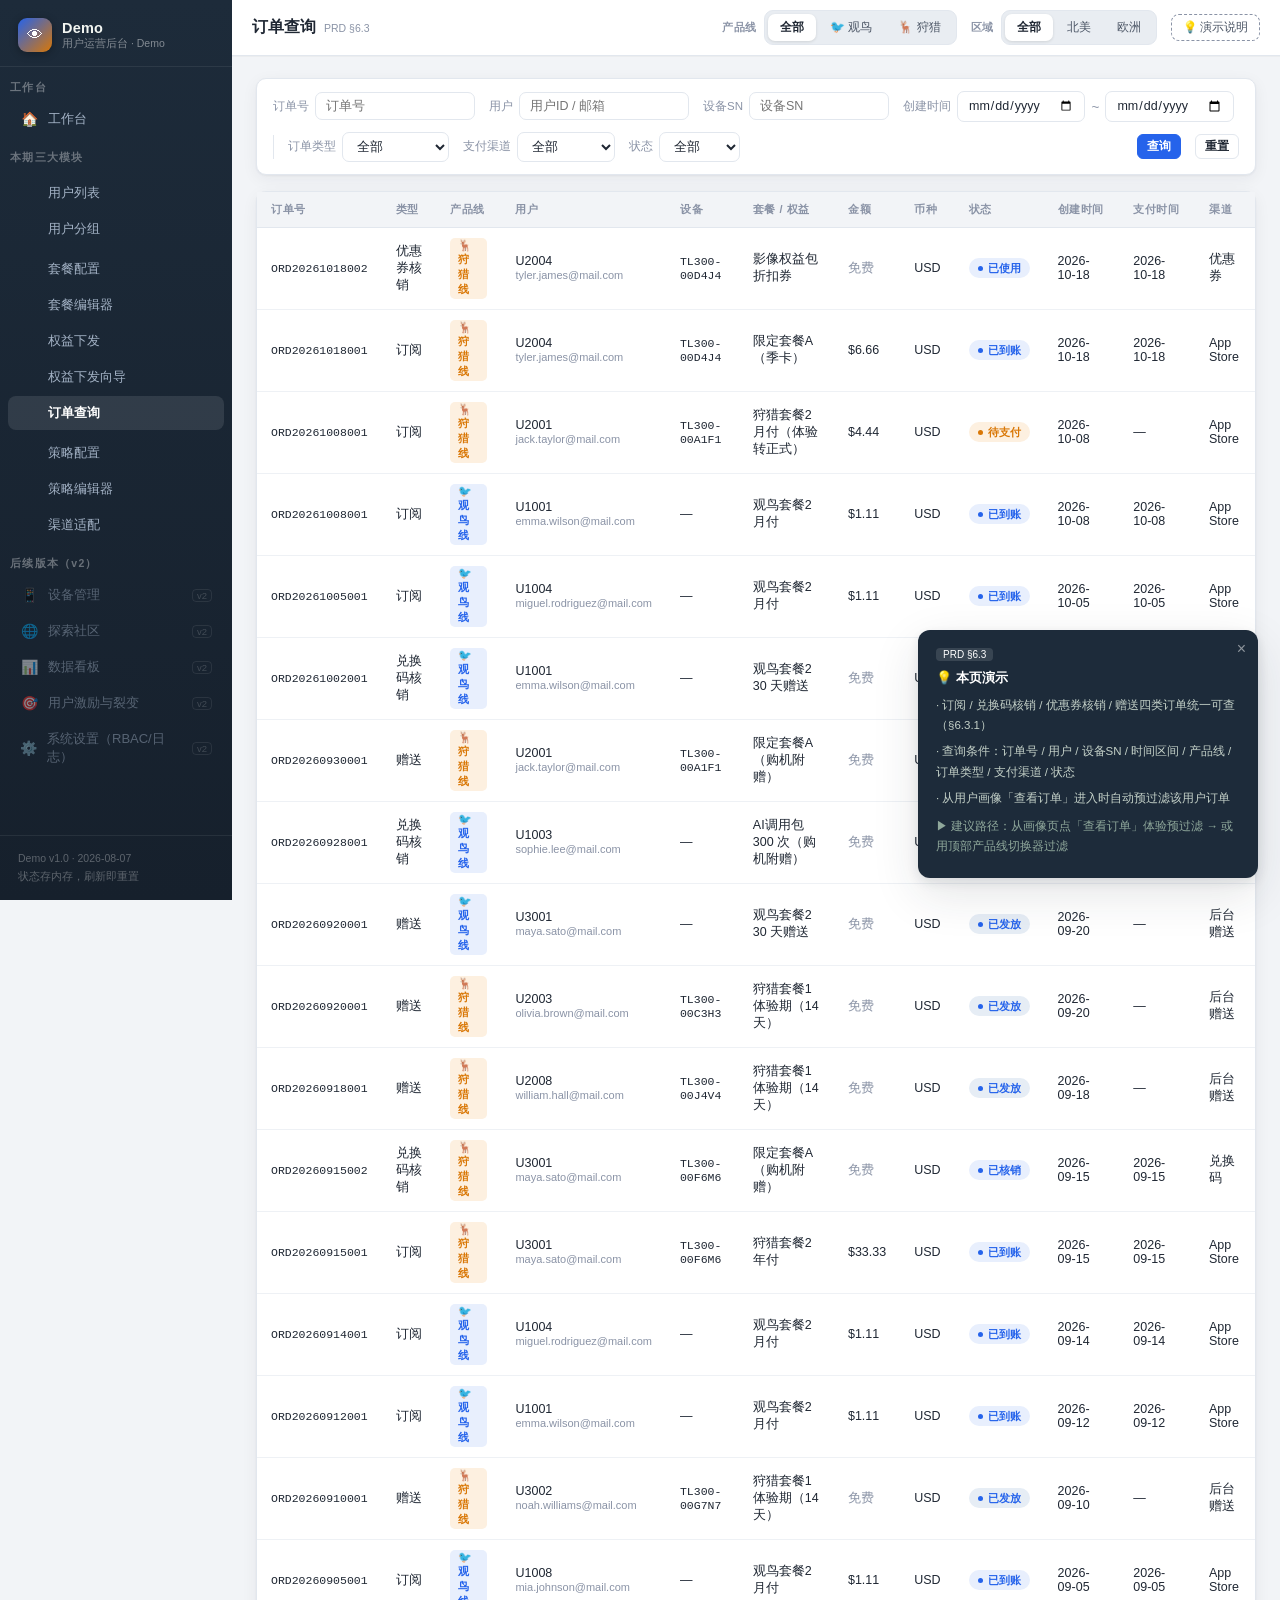
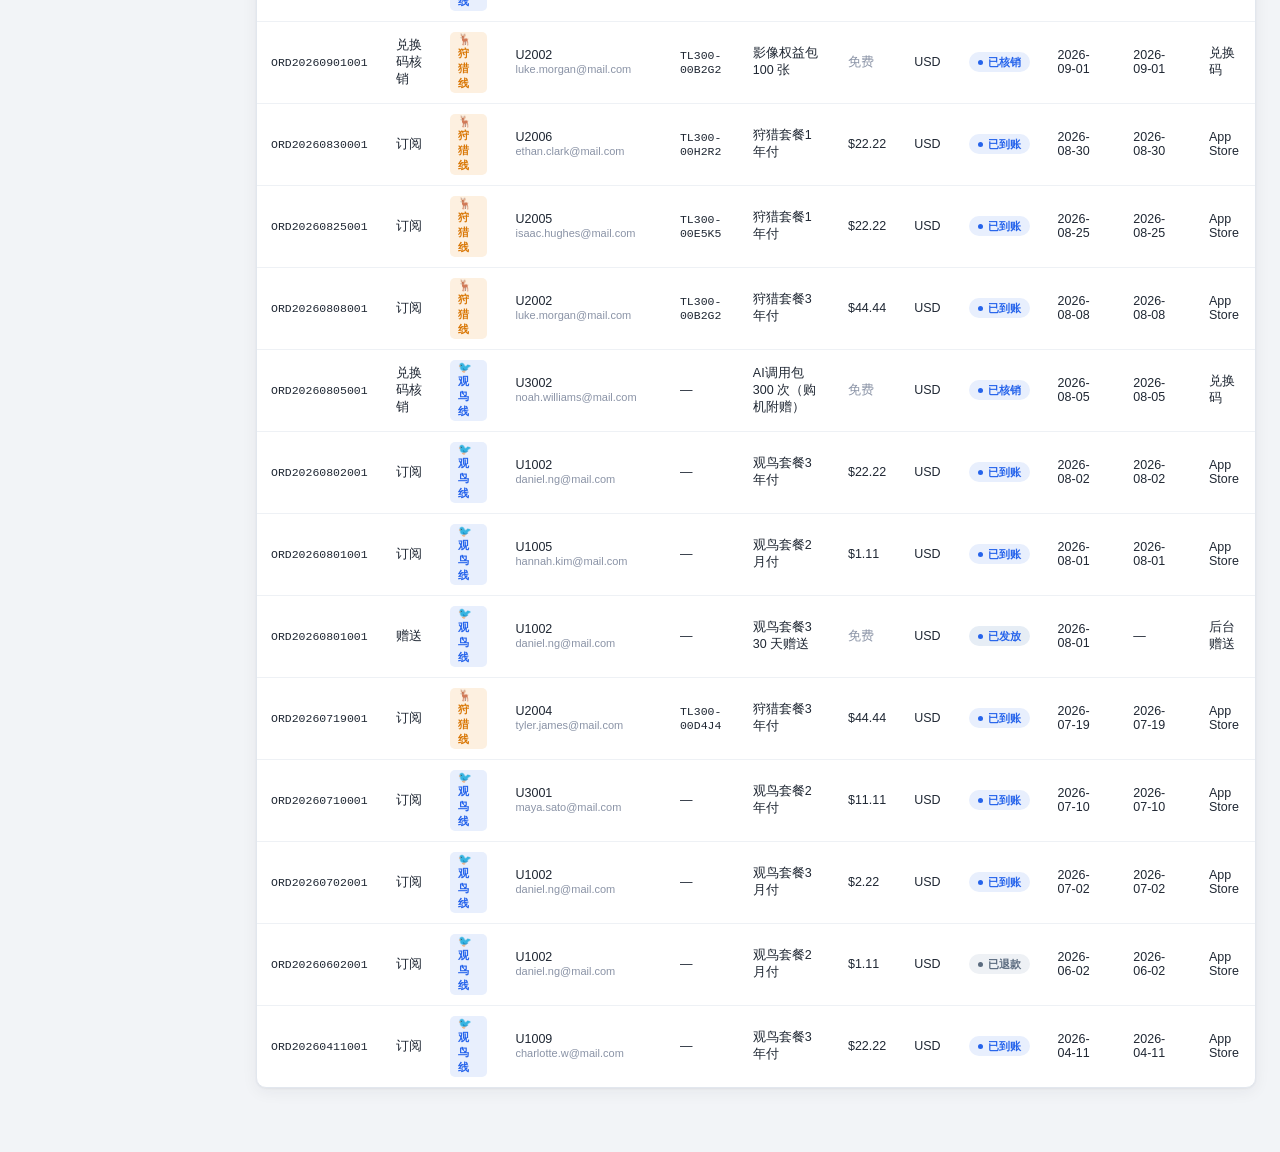
<file: order-list.html>
<!DOCTYPE html>
<html lang="zh-CN">
<head>
<meta charset="UTF-8">
<title>订单查询 · Demo 运营后台</title>
<style>
/* ============================================================
   Demo 用户运营后台 · Demo 设计系统
   美学方向：Field Station（野外工作站）—— 墨绿黑侧边栏 + 暖米白内容区
   观鸟线=森林绿 / 狩猎线=琥珀棕 / 双线中性
   技术红线：file:// 直开、零依赖、系统字体栈
   ============================================================ */

:root {
  /* 色板 */
  --bg: #f4f2ec;              /* 内容区米白 */
  --bg-deep: #edeae2;
  --panel: #ffffff;
  --sidebar: #182a22;         /* 墨绿黑 */
  --sidebar-deep: #122019;
  --sidebar-text: #a8b8ae;
  --sidebar-active: #ffffff;

  /* 品牌双色 */
  --bird: #2d6a4f;            /* 观鸟 森林绿 */
  --bird-soft: #e3eee7;
  --hunt: #a8621a;            /* 狩猎 琥珀棕 */
  --hunt-soft: #f6e9d7;

  /* 语义 */
  --ink: #23201a;             /* 主文本暖黑 */
  --ink-2: #57524a;           /* 次文本 */
  --ink-3: #8a857c;           /* 弱文本 */
  --line: #e2dfd6;            /* 边框 */
  --line-soft: #edeae2;

  /* 状态 */
  --ok: #2d6a4f;
  --warn: #b45309;
  --danger: #b3261e;
  --info: #3a5f8a;

  --radius: 10px;
  --radius-sm: 7px;
  --shadow: 0 1px 2px rgba(35,32,26,.05), 0 4px 16px rgba(35,32,26,.06);
  --shadow-lg: 0 4px 12px rgba(35,32,26,.10), 0 16px 48px rgba(35,32,26,.12);

  --font: -apple-system, BlinkMacSystemFont,  "PingFang SC",
          "Hiragino Sans GB", "Microsoft YaHei", "Segoe UI", sans-serif;
  --mono: "SF Mono", ui-monospace, Menlo, Consolas, monospace;
}

* { margin: 0; padding: 0; box-sizing: border-box; }

html, body { height: 100%; }

body {
  font-family: var(--font);
  font-size: 13.5px;
  color: var(--ink);
  background: var(--bg);
  -webkit-font-smoothing: antialiased;
}

/* ============ 布局骨架 ============ */
.layout { display: flex; min-height: 100vh; }

.sidebar {
  width: 232px; flex-shrink: 0;
  background: linear-gradient(180deg, var(--sidebar) 0%, var(--sidebar-deep) 100%);
  color: var(--sidebar-text);
  display: flex; flex-direction: column;
  position: sticky; top: 0; height: 100vh; overflow-y: auto;
}

.sidebar-brand {
  display: flex; align-items: center; gap: 10px;
  padding: 18px 18px 14px;
  border-bottom: 1px solid rgba(255,255,255,.07);
}

.brand-mark {
  width: 34px; height: 34px; border-radius: 9px;
  background: linear-gradient(135deg, var(--bird), var(--hunt));
  display: flex; align-items: center; justify-content: center;
  font-size: 16px; color: #fff;
  box-shadow: 0 2px 8px rgba(0,0,0,.3);
}

.brand-name { color: #f2f5f1; font-size: 14.5px; font-weight: 700; letter-spacing: .2px; }
.brand-sub { font-size: 10.5px; color: rgba(255,255,255,.45); margin-top: 1px; }

.nav-group { padding: 14px 10px 6px; font-size: 10.5px; letter-spacing: .12em; color: rgba(255,255,255,.35); font-weight: 600; }

.nav-item {
  display: flex; align-items: center; gap: 10px;
  padding: 8px 12px; margin: 1px 8px;
  border-radius: 8px; cursor: pointer;
  font-size: 13px; color: var(--sidebar-text);
  text-decoration: none; transition: background .15s, color .15s;
}
.nav-item:hover { background: rgba(255,255,255,.06); color: #d6e0d8; }
.nav-item.active { background: rgba(255,255,255,.10); color: var(--sidebar-active); font-weight: 600; }
.nav-item.v2 { opacity: .45; cursor: not-allowed; }
.nav-item.v2:hover { background: transparent; color: var(--sidebar-text); }
.nav-item .badge-v2 { margin-left: auto; font-size: 9.5px; color: rgba(255,255,255,.4); border: 1px solid rgba(255,255,255,.18); border-radius: 4px; padding: 0 4px; }
.nav-icon { width: 18px; text-align: center; font-size: 14px; }

.sidebar-foot {
  margin-top: auto; padding: 14px 18px;
  font-size: 10.5px; color: rgba(255,255,255,.3);
  border-top: 1px solid rgba(255,255,255,.07);
  line-height: 1.7;
}

/* 主区 */
.main { flex: 1; min-width: 0; display: flex; flex-direction: column; }

.topbar {
  height: 56px; background: var(--panel);
  border-bottom: 1px solid var(--line);
  display: flex; align-items: center; gap: 14px;
  padding: 0 20px; position: sticky; top: 0; z-index: 40;
  box-shadow: 0 1px 0 rgba(35,32,26,.03);
}

.page-title { font-size: 15.5px; font-weight: 700; margin-right: auto; white-space: nowrap; }
.page-title .prd-ref { font-size: 10.5px; color: var(--ink-3); font-weight: 400; margin-left: 8px; }

.content { padding: 22px 24px 48px; max-width: 1440px; width: 100%; margin: 0 auto; }

/* ============ 顶部切换器 ============ */
.seg {
  display: inline-flex; background: var(--bg-deep);
  border: 1px solid var(--line); border-radius: 9px; padding: 3px; gap: 2px;
}
.seg button {
  border: 0; background: transparent; cursor: pointer;
  font-size: 12px; padding: 5px 12px; border-radius: 7px;
  color: var(--ink-2); font-family: var(--font); transition: all .15s;
}
.seg button:hover { color: var(--ink); }
.seg button.on { background: var(--panel); color: var(--ink); font-weight: 600; box-shadow: 0 1px 3px rgba(35,32,26,.12); }

/* 产品线专用分段控件 */
.seg-pl button.on[data-pl="bird"] { background: var(--bird); color: #fff; }
.seg-pl button.on[data-pl="hunt"] { background: var(--hunt); color: #fff; }

/* 角色切换器 */
.role-switch {
  display: flex; align-items: center; gap: 8px;
  font-size: 12px; color: var(--ink-2);
}
.role-switch .seg button.on { background: var(--sidebar); color: #fff; }

/* 演示说明按钮 */
.demo-btn {
  border: 1px dashed var(--ink-3); background: transparent; color: var(--ink-2);
  font-size: 11.5px; padding: 5px 11px; border-radius: 8px; cursor: pointer;
  font-family: var(--font); transition: all .15s;
}
.demo-btn:hover { border-color: var(--ink); color: var(--ink); }

/* 切换器标签 */
.switch-label { font-size: 10.5px; color: var(--ink-3); font-weight: 600; letter-spacing: .06em; }

.topbar-seg { display: flex; align-items: center; gap: 7px; }

/* ============ 卡片与布局 ============ */
.card {
  background: var(--panel); border: 1px solid var(--line);
  border-radius: var(--radius); box-shadow: var(--shadow);
  margin-bottom: 16px;
}
.card-head {
  display: flex; align-items: center; gap: 10px;
  padding: 13px 18px; border-bottom: 1px solid var(--line-soft);
}
.card-head h3 { font-size: 13.5px; font-weight: 700; }
.card-head .desc { font-size: 11.5px; color: var(--ink-3); }
.card-body { padding: 18px; }

/* ============ 筛选栏 ============ */
.filter-bar {
  display: flex; flex-wrap: wrap; gap: 10px 14px; align-items: center;
  background: var(--panel); border: 1px solid var(--line);
  border-radius: var(--radius); padding: 12px 16px; margin-bottom: 16px;
  box-shadow: var(--shadow);
}
.filter-item { display: flex; align-items: center; gap: 6px; }
.filter-item label { font-size: 11.5px; color: var(--ink-3); white-space: nowrap; }
.filter-divider { width: 1px; height: 24px; background: var(--line); }

/* ============ 表单控件 ============ */
input[type="text"], input[type="number"], input[type="date"], input[type="email"], input[type="search"], select, textarea {
  font-family: var(--font); font-size: 12.5px; color: var(--ink);
  border: 1px solid var(--line); border-radius: 7px;
  padding: 6px 10px; background: #fff; outline: none;
  transition: border-color .15s, box-shadow .15s;
}
input:focus, select:focus, textarea:focus { border-color: var(--ink-2); box-shadow: 0 0 0 3px rgba(35,32,26,.06); }
select { cursor: pointer; }
textarea { resize: vertical; line-height: 1.6; }

.checkbox-line { display: flex; align-items: center; gap: 6px; font-size: 12.5px; color: var(--ink-2); cursor: pointer; }
.checkbox-line input { accent-color: var(--bird); width: 14px; height: 14px; cursor: pointer; }

/* ============ 按钮 ============ */
.btn {
  display: inline-flex; align-items: center; gap: 6px;
  border: 1px solid var(--line); background: var(--panel);
  color: var(--ink); font-size: 12.5px; font-weight: 600;
  padding: 7px 14px; border-radius: 8px; cursor: pointer;
  font-family: var(--font); transition: all .15s;
}
.btn:hover { border-color: var(--ink-2); background: var(--bg); }
.btn:active { transform: translateY(1px); }
.btn-primary { background: var(--bird); border-color: var(--bird); color: #fff; }
.btn-primary:hover { background: #245741; border-color: #245741; }
.btn-hunt { background: var(--hunt); border-color: var(--hunt); color: #fff; }
.btn-hunt:hover { background: #8f5414; border-color: #8f5414; }
.btn-danger { background: #fff; border-color: #d8b9b6; color: var(--danger); }
.btn-danger:hover { border-color: var(--danger); background: #fdf1f0; }
.btn-ghost { background: transparent; border-color: transparent; color: var(--ink-2); }
.btn-ghost:hover { background: var(--bg); color: var(--ink); }
.btn-sm { padding: 4px 9px; font-size: 11.5px; border-radius: 6px; }
.btn:disabled { opacity: .45; cursor: not-allowed; }

/* ============ 表格 ============ */
.table-wrap { overflow-x: auto; border-radius: 0 0 var(--radius) var(--radius); }
table.table { width: 100%; border-collapse: collapse; font-size: 12.5px; }
.table th {
  text-align: left; font-size: 11px; font-weight: 600; letter-spacing: .05em;
  color: var(--ink-3); text-transform: uppercase;
  padding: 10px 14px; border-bottom: 1px solid var(--line);
  background: var(--bg); white-space: nowrap;
}
.table td {
  padding: 10px 14px; border-bottom: 1px solid var(--line-soft);
  color: var(--ink); vertical-align: middle;
}
.table tbody tr:last-child td { border-bottom: 0; }
.table tbody tr { transition: background .12s; }
.table tbody tr:hover { background: #faf8f3; }
.table td.mono, .table .mono { font-family: var(--mono); font-size: 11.5px; }
.table .num { font-variant-numeric: tabular-nums; }
.table .empty { text-align: center; color: var(--ink-3); padding: 40px 0; font-size: 12.5px; }

/* ============ 徽章 ============ */
.badge {
  display: inline-flex; align-items: center; gap: 5px;
  font-size: 11px; font-weight: 600; padding: 2.5px 9px; border-radius: 20px;
  white-space: nowrap;
}
.badge::before { content: ""; width: 5px; height: 5px; border-radius: 50%; background: currentColor; }
.badge-gray { background: #f0eee8; color: #6b665d; }
.badge-blue { background: #e6edf5; color: var(--info); }
.badge-green { background: var(--bird-soft); color: var(--bird); }
.badge-orange { background: var(--hunt-soft); color: var(--hunt); }
.badge-red { background: #fbeae8; color: var(--danger); }
.badge-pl { background: var(--bird-soft); color: var(--bird); }
.badge-pl.hunt { background: var(--hunt-soft); color: var(--hunt); }
.badge-pl.both { background: #e9e6df; color: #57524a; }

/* 产品线标签（列表内） */
.pl-tag {
  display: inline-flex; align-items: center; gap: 5px;
  font-size: 11px; padding: 1.5px 8px; border-radius: 5px; font-weight: 600;
}
.pl-tag.bird { background: var(--bird-soft); color: var(--bird); }
.pl-tag.hunt { background: var(--hunt-soft); color: var(--hunt); }
.pl-tag.both { background: #e9e6df; color: #57524a; }

/* ============ 分页 ============ */
.pager {
  display: flex; align-items: center; gap: 6px; justify-content: flex-end;
  padding: 10px 14px; border-top: 1px solid var(--line-soft);
  font-size: 12px; color: var(--ink-2);
}
.pager .page { width: 26px; height: 26px; display: flex; align-items: center; justify-content: center; border-radius: 6px; cursor: pointer; border: 1px solid transparent; }
.pager .page:hover { border-color: var(--line); }
.pager .page.on { background: var(--bird); color: #fff; font-weight: 600; }

/* ============ 步骤条 ============ */
.steps { display: flex; align-items: center; margin: 0 0 22px; }
.step { display: flex; align-items: center; gap: 9px; }
.step-dot {
  width: 26px; height: 26px; border-radius: 50%;
  display: flex; align-items: center; justify-content: center;
  font-size: 12px; font-weight: 700;
  background: var(--bg-deep); color: var(--ink-3); border: 1.5px solid var(--line);
  transition: all .2s;
}
.step-label { font-size: 12px; color: var(--ink-3); font-weight: 600; }
.step.on .step-dot { background: var(--bird); border-color: var(--bird); color: #fff; }
.step.on .step-label { color: var(--ink); }
.step.done .step-dot { background: var(--bird-soft); border-color: var(--bird); color: var(--bird); }
.step.done .step-label { color: var(--ink-2); }
.step-line { flex: 1; height: 1.5px; background: var(--line); margin: 0 14px; min-width: 24px; }
.step-line.done { background: var(--bird); }

/* ============ Tabs ============ */
.tabs { display: flex; gap: 2px; border-bottom: 1.5px solid var(--line); margin-bottom: 18px; }
.tab {
  padding: 9px 16px; font-size: 12.5px; color: var(--ink-2); cursor: pointer;
  border-bottom: 2.5px solid transparent; margin-bottom: -1.5px; font-weight: 600;
  transition: color .15s;
}
.tab:hover { color: var(--ink); }
.tab.on { color: var(--bird); border-bottom-color: var(--bird); }
.tab .hint { font-size: 10px; color: var(--ink-3); font-weight: 400; margin-left: 4px; }

/* ============ 弹窗 ============ */
.modal-mask {
  position: fixed; inset: 0; background: rgba(20,16,10,.45);
  display: flex; align-items: center; justify-content: center; z-index: 100;
  animation: fadeIn .15s ease-out;
}
.modal {
  background: var(--panel); border-radius: 14px; box-shadow: var(--shadow-lg);
  width: 520px; max-width: 92vw; max-height: 86vh; overflow-y: auto;
  animation: popIn .18s cubic-bezier(.2,.9,.3,1.2);
}
.modal-head { padding: 16px 20px 12px; border-bottom: 1px solid var(--line-soft); font-weight: 700; font-size: 14px; display: flex; align-items: center; }
.modal-head .close { margin-left: auto; cursor: pointer; color: var(--ink-3); font-size: 18px; background: none; border: 0; }
.modal-body { padding: 18px 20px; }
.modal-foot { padding: 13px 20px; border-top: 1px solid var(--line-soft); display: flex; justify-content: flex-end; gap: 10px; }

/* ============ Toast ============ */
#toast-root { position: fixed; top: 70px; right: 20px; z-index: 200; display: flex; flex-direction: column; gap: 8px; }
.toast {
  background: var(--sidebar); color: #eef3ee; font-size: 12.5px;
  padding: 11px 16px; border-radius: 9px; box-shadow: var(--shadow-lg);
  display: flex; align-items: center; gap: 9px; animation: slideIn .25s ease-out;
  max-width: 380px;
}
.toast.ok { border-left: 3px solid #4f9d77; }
.toast.warn { border-left: 3px solid #d9933a; }
.toast.err { border-left: 3px solid #e05c53; }

/* ============ 审批面板 ============ */
.approval-panel {
  background: var(--panel); border: 1px solid var(--line); border-radius: var(--radius);
  box-shadow: var(--shadow); margin-bottom: 16px; overflow: hidden;
}
.approval-panel .ap-head {
  display: flex; align-items: center; gap: 10px;
  padding: 12px 18px; background: var(--sidebar); color: #eef3ee;
  font-size: 12.5px; font-weight: 600;
}
.approval-panel .ap-item {
  display: flex; align-items: center; gap: 12px;
  padding: 12px 18px; border-bottom: 1px solid var(--line-soft); font-size: 12.5px;
}
.approval-panel .ap-item:last-child { border-bottom: 0; }
.ap-action { margin-left: auto; display: flex; gap: 8px; }

/* ============ 编辑器分区 ============ */
.form-section { margin-bottom: 22px; }
.form-section > h4 {
  font-size: 12px; font-weight: 700; letter-spacing: .04em;
  color: var(--ink-2); margin-bottom: 12px;
  display: flex; align-items: center; gap: 8px;
}
.form-section > h4::after { content: ""; flex: 1; height: 1px; background: var(--line); }
.form-grid { display: grid; grid-template-columns: repeat(auto-fill, minmax(230px, 1fr)); gap: 14px 18px; }
.form-field { display: flex; flex-direction: column; gap: 5px; }
.form-field > label { font-size: 11.5px; color: var(--ink-3); font-weight: 600; }
.form-field .req { color: var(--danger); margin-left: 2px; }
.form-field .help { font-size: 10.5px; color: var(--ink-3); line-height: 1.5; }
.form-field input, .form-field select, .form-field textarea { width: 100%; }

/* 多语言 Tab 小控件 */
.lang-tabs { display: flex; gap: 4px; margin-bottom: 8px; }
.lang-tab {
  font-size: 11px; padding: 3px 10px; border-radius: 6px; cursor: pointer;
  border: 1px solid var(--line); background: var(--panel); color: var(--ink-2); font-weight: 600;
}
.lang-tab.on { background: var(--sidebar); border-color: var(--sidebar); color: #fff; }
.lang-fallback { font-size: 10.5px; color: var(--ink-3); }

/* ============ 条件树（人群包编辑器） ============ */
.cond-group {
  border: 1.5px solid var(--line); border-radius: var(--radius);
  margin-bottom: 12px; overflow: hidden;
}
.cond-group .cg-head {
  display: flex; align-items: center; gap: 8px;
  background: var(--bg); padding: 8px 14px; font-size: 12px; font-weight: 700;
  border-bottom: 1px solid var(--line-soft);
}
.cond-group .cg-body { padding: 12px 14px; display: flex; flex-direction: column; gap: 9px; }
.cond-row { display: flex; align-items: center; gap: 8px; flex-wrap: wrap; }
.cond-row select, .cond-row input { padding: 5px 9px; }
.cond-ops { display: flex; gap: 6px; align-items: center; font-size: 11.5px; color: var(--ink-2); }

/* ============ 统计卡 ============ */
.stat-row { display: grid; grid-template-columns: repeat(auto-fit, minmax(180px, 1fr)); gap: 14px; margin-bottom: 18px; }
.stat-card {
  background: var(--panel); border: 1px solid var(--line); border-radius: var(--radius);
  padding: 14px 16px; box-shadow: var(--shadow);
}
.stat-card .sc-label { font-size: 11px; color: var(--ink-3); font-weight: 600; letter-spacing: .04em; }
.stat-card .sc-value { font-size: 24px; font-weight: 800; margin-top: 6px; font-variant-numeric: tabular-nums; letter-spacing: -.02em; }
.stat-card .sc-value small { font-size: 12px; font-weight: 600; color: var(--ink-3); }
.stat-card .sc-delta { font-size: 11px; margin-top: 4px; }
.stat-card .sc-delta.up { color: var(--ok); }
.stat-card .sc-delta.down { color: var(--danger); }

/* ============ 设备卡片（狩猎线画像） ============ */
.device-card {
  border: 1px solid var(--line); border-radius: var(--radius); padding: 12px 14px;
  display: flex; flex-direction: column; gap: 7px; background: #fdfcf9;
}
.device-card .dc-head { display: flex; align-items: center; gap: 8px; font-weight: 700; font-size: 12.5px; }
.device-card .dc-row { display: flex; justify-content: space-between; font-size: 12px; color: var(--ink-2); }
.device-card .dc-row b { color: var(--ink); font-weight: 600; }

/* ============ 渠道卡片 ============ */
.channel-grid { display: grid; grid-template-columns: repeat(auto-fit, minmax(300px, 1fr)); gap: 16px; }
.channel-card { border: 1px solid var(--line); border-radius: var(--radius); background: var(--panel); box-shadow: var(--shadow); overflow: hidden; }
.channel-card .cc-head {
  padding: 12px 16px; font-weight: 700; font-size: 13px;
  display: flex; align-items: center; gap: 9px;
  border-bottom: 1px solid var(--line-soft);
}
.channel-card .cc-body { padding: 14px 16px; display: flex; flex-direction: column; gap: 11px; }

/* ============ 演示说明浮层 ============ */
.demo-pop {
  position: fixed; right: 22px; bottom: 22px; width: 340px; z-index: 150;
  background: var(--sidebar); color: #e8eee9; border-radius: 12px;
  box-shadow: var(--shadow-lg); padding: 16px 18px; animation: slideUp .25s ease-out;
}
.demo-pop h4 { font-size: 13px; font-weight: 700; margin-bottom: 8px; color: #fff; display: flex; align-items: center; gap: 8px; }
.demo-pop p { font-size: 11.5px; line-height: 1.75; color: #c4d1c8; margin-bottom: 6px; }
.demo-pop .demo-close { position: absolute; top: 10px; right: 12px; color: rgba(255,255,255,.5); cursor: pointer; background: none; border: 0; font-size: 16px; }
.demo-pop .prd-tag { display: inline-block; font-size: 10px; background: rgba(255,255,255,.12); border-radius: 4px; padding: 1px 7px; margin-bottom: 8px; color: #fff; }

/* ============ 信息条 ============ */
.notice {
  display: flex; gap: 9px; align-items: flex-start;
  background: #eef2ee; border: 1px solid #d5e0d8; color: var(--ink-2);
  border-radius: 8px; padding: 10px 14px; font-size: 12px; line-height: 1.65;
  margin-bottom: 16px;
}
.notice.warn { background: var(--hunt-soft); border-color: #ecd9bd; }
.notice.red { background: #fbeae8; border-color: #e8c8c4; }
.notice .ni { flex-shrink: 0; }

/* ============ 空态 ============ */
.empty-state { text-align: center; padding: 60px 20px; color: var(--ink-3); }
.empty-state .es-icon { font-size: 38px; margin-bottom: 12px; opacity: .5; }
.empty-state p { font-size: 13px; }

/* ============ 动画 ============ */
@keyframes fadeIn { from { opacity: 0; } to { opacity: 1; } }
@keyframes popIn { from { opacity: 0; transform: scale(.96); } to { opacity: 1; transform: scale(1); } }
@keyframes slideIn { from { opacity: 0; transform: translateX(16px); } to { opacity: 1; transform: translateX(0); } }
@keyframes slideUp { from { opacity: 0; transform: translateY(14px); } to { opacity: 1; transform: translateY(0); } }
@keyframes pulse { 0%,100% { opacity: 1; } 50% { opacity: .45; } }
.pulse { animation: pulse 1.6s ease-in-out infinite; }

/* 页面进入动画 */
.content { animation: fadeIn .25s ease-out; }

/* ============ 滚动条 ============ */
::-webkit-scrollbar { width: 9px; height: 9px; }
::-webkit-scrollbar-thumb { background: #cfcbc2; border-radius: 5px; border: 2px solid var(--bg); }
::-webkit-scrollbar-track { background: transparent; }
.sidebar::-webkit-scrollbar-thumb { background: rgba(255,255,255,.14); border: 2px solid var(--sidebar); }

/* ============ 响应式（评审主为桌面，仅兜底） ============ */
@media (max-width: 1100px) {
  .topbar { flex-wrap: wrap; height: auto; padding: 10px 16px; gap: 8px; }
  .page-title { margin-right: 0; width: 100%; }
  .content { padding: 16px; }
}

</style>
<style>
/* ============================================================
   Demo 用户运营后台 · 通用后台风格（蓝白）配色试点
   试点范围：用户列表（users-list）+ 用户画像（user-detail）
   实现方式：覆盖 common.css 的 CSS 变量 + 少量硬编码色
   效果确认后再决定是否全站推广
   ============================================================ */

:root {
  /* 色板 */
  --bg: #f2f4f7;              /* 内容区蓝灰白 */
  --bg-deep: #e9edf2;
  --panel: #ffffff;
  --sidebar: #1d2b3a;         /* 深蓝灰 */
  --sidebar-deep: #16202c;
  --sidebar-text: #a3b2c5;
  --sidebar-active: #ffffff;

  /* 品牌双色（通用后台以主蓝为主） */
  --bird: #2563eb;            /* 主蓝 */
  --bird-soft: #e8effd;
  --hunt: #d97706;            /* 琥珀橙 */
  --hunt-soft: #fdf0e0;

  /* 语义 */
  --ink: #1f2733;             /* 主文本冷黑 */
  --ink-2: #4b5565;
  --ink-3: #8a93a6;
  --line: #e2e7ee;
  --line-soft: #eef1f5;

  /* 状态 */
  --ok: #16a34a;
  --warn: #d97706;
  --danger: #dc2626;
  --info: #2563eb;

  --shadow: 0 1px 2px rgba(31,39,51,.05), 0 4px 16px rgba(31,39,51,.06);
  --shadow-lg: 0 4px 12px rgba(31,39,51,.10), 0 16px 48px rgba(31,39,51,.12);
}

/* 硬编码色覆盖（common.css 未走变量的部分） */
.btn-primary:hover { background: #1d4ed8; border-color: #1d4ed8; }
.btn-hunt:hover { background: #b45309; border-color: #b45309; }
.table tbody tr:hover { background: #f5f7fb; }
.badge-gray { background: #eef1f5; color: #5b6b7f; }
.badge-pl.both, .pl-tag.both { background: #e9edf2; color: #4b5565; }
.toast.ok { border-left-color: #22c55e; }
.toast.warn { border-left-color: #f59e0b; }
.toast.err { border-left-color: #ef4444; }
::-webkit-scrollbar-thumb { background: #c3cad6; border-color: var(--bg); }

</style>
</head>
<body>
<script>
/* ============================================================
   Demo 用户运营后台 · Demo mock 数据
   值严格对齐背景文档 §5（套餐价格/权益量）
   技术红线：普通全局变量，不 fetch、不 module
   ============================================================ */
window.PLData = {
  version: '2026-08-07',

  /* ---------- 产品线 ---------- */
  productLines: [
    { key: 'bird', name: '观鸟线', model: 'K3' },
    { key: 'hunt', name: '狩猎线', model: 'TL300' },
  ],

  /* ---------- 套餐（两线全量；状态机：草稿/待上架/已上架；refPack=定向可见引用分组；schedule=上架方式） ---------- */
  plans: {
    bird: [
      { id: 'BP01', name: { en: 'Bird Plan 1', zh: '观鸟套餐1' }, tier: '观鸟套餐1', price: null, annual: null, perks: ['基础功能（演示数据）'], status: '已上架', schedule: '立即' },
      { id: 'BP02', name: { en: 'Bird Plan 2', zh: '观鸟套餐2' }, tier: '观鸟套餐2', price: 1.11, annual: 11.11, perks: ['标准权益组合（演示数据）'], status: '已上架', schedule: '立即' },
      { id: 'BP03', name: { en: 'Bird Plan 3', zh: '观鸟套餐3' }, tier: '观鸟套餐3', price: 2.22, annual: 22.22, perks: ['高配权益组合（演示数据）'], status: '已上架', schedule: '立即' },
      { id: 'BP04', name: { en: 'Bird Plan 3 Early', zh: '观鸟套餐3早鸟版' }, tier: '观鸟套餐3', price: 2.00, annual: 20.00, perks: ['同观鸟套餐3权益（演示数据）'], status: '草稿', schedule: '定时', refPack: 'P003' },
    ],
    hunt: [
      { id: 'HP01', name: { en: 'Hunt Plan 1', zh: '狩猎套餐1' }, tier: '狩猎套餐1', price: 3.33, renewPrice: 2.22, annual: 33.33, annualSale: 22.22, perks: ['标准权益组合（演示数据）'], status: '已上架', schedule: '立即' },
      { id: 'HP02', name: { en: 'Hunt Plan 2', zh: '狩猎套餐2' }, tier: '狩猎套餐2', price: 4.44, renewPrice: 3.33, annual: 44.44, annualSale: 33.33, perks: ['标准权益组合（演示数据）'], status: '已上架', schedule: '立即' },
      { id: 'HP03', name: { en: 'Hunt Plan 3', zh: '狩猎套餐3' }, tier: '狩猎套餐3', price: 5.55, renewPrice: 4.44, annual: 55.55, annualSale: 44.44, perks: ['高配权益组合（演示数据）'], status: '已上架', schedule: '立即' },
      /* 限定套餐（仅狩猎） */
      { id: 'HP10', name: { en: 'Hunt Plan 1 Special', zh: '狩猎套餐1特惠' }, tier: '狩猎套餐1', price: 2.00, annual: 20.00, limited: true, campaign: '限时活动', window: '2026-11-21 ~ 2026-12-02', perks: ['同狩猎套餐1权益（演示数据）'], status: '待上架', schedule: '定时', refPack: 'P001' },
      { id: 'HP11', name: { en: 'Hunt Plan 2 Special', zh: '狩猎套餐2特惠' }, tier: '狩猎套餐2', price: 3.00, annual: 30.00, limited: true, campaign: '限时活动', window: '2026-11-21 ~ 2026-12-02', perks: ['同狩猎套餐2权益（演示数据）'], status: '待上架', schedule: '定时' },
      { id: 'HP12', name: { en: 'Hunt Plan 3 Special', zh: '狩猎套餐3特惠' }, tier: '狩猎套餐3', price: 4.00, annual: 40.00, limited: true, campaign: '限时活动', window: '2026-11-21 ~ 2026-12-02', perks: ['同狩猎套餐3权益（演示数据）'], status: '待上架', schedule: '定时' },
      { id: 'HP13', name: { en: 'Seasonal Plan A', zh: '限定套餐A（季卡）' }, tier: '限定套餐A', price: 6.66, duration: '6 个月', limited: true, campaign: '限时活动', window: '2026-10-15 ~ 2027-03-31', perks: ['限时权益组合（演示数据）'], status: '待上架', schedule: '定时', refPack: 'P002' },
      { id: 'HP14', name: { en: 'Seasonal Plan B', zh: '限定套餐B（季卡）' }, tier: '限定套餐B', price: 8.88, duration: '6 个月', limited: true, campaign: '限时活动', window: '2026-10-15 ~ 2027-03-31', perks: ['限时高配权益组合（演示数据）'], status: '草稿', schedule: '定时' },
    ],
    /* AI权益包（狩猎独立 AI 权益） */
    aiButler: { price: 0.99, annual: 8.99, desc: 'AI 增值权益（演示数据）' },
    /* 加油包 */
    booster: {
      bird: [
        { id: 'BB01', name: '存储权益包', price: 0.99, unit: '/月', desc: '存储空间增值（演示数据）' },
        { id: 'BB02', name: '设备权益包', price: 0.99, unit: '/月/台', desc: '设备数量增值（演示数据）' },
        { id: 'BB03', name: 'AI调用包', price: 0.99, unit: '/月', desc: 'AI 调用次数增值（演示数据）' },
      ],
      hunt: [
        { id: 'HB01', name: '影像权益包', price: 0.99, unit: '/100 张', desc: '账号内共享（演示数据）', ownership: '账号级' },
        { id: 'HB02', name: 'AI调用包', price: 0.99, unit: '/300 次', desc: 'AI 调用补充（演示数据）' },
      ],
    },
  },

  /* ---------- 用户（20 条，含观鸟典型/狩猎典型/双机用户） ----------
     注：sub = 观鸟账号级订阅（含 period/purchaseAt/gifts 队列赠送权益）
         subPerDevice = 狩猎设备级套餐（一条一设备一套餐，同一 SN 可多条=多套餐生效）
         subHistory = 历史订阅（观鸟条目 sn 为空；狩猎条目带 sn）
         accountBenefits = 账号级共享权益（观鸟加油包 & 狩猎权益包，带 pl 区分） */
  users: [
    { id: 'U1001', email: 'emma.wilson@mail.com', region: '北美', pl: 'bird', createdAt: '2026-09-12', lastActive: '2026-10-08', devices: [{ sn: 'K3-B2F7A01', model: 'K3', activated: '2026-09-12', bound: true }], sub: { tier: '观鸟套餐2', trial: '试用中（7天）', autoRenew: true, expireAt: '2026-10-20', aiRemaining: 288, storageUsed: '3.2/10GB', period: '月付', purchaseAt: '2026-10-08', gifts: [{ name: '观鸟套餐2 30 天赠送', grantedAt: '2026-10-02' }] }, subHistory: [{ pl: 'bird', model: 'K3', sn: '', tier: '观鸟套餐1', period: '—', purchasedAt: '2026-09-12' }, { pl: 'bird', model: 'K3', sn: '', tier: '观鸟套餐2', period: '月付', purchasedAt: '2026-10-08' }], accountBenefits: [{ pl: 'bird', name: 'AI调用包', price: 0.99, period: '月付', usage: '已用 12/300 次' }], tags: ['K3开卖活动'], packs: ['P003'], freeze: false },
    { id: 'U1002', email: 'daniel.ng@mail.com', region: '北美', pl: 'bird', createdAt: '2026-06-02', lastActive: '2026-10-09', devices: [{ sn: 'K3-A1C9D02', model: 'K3', activated: '2026-06-02', bound: true }, { sn: 'K3-A1C9D03', model: 'K3', activated: '2026-07-15', bound: true }, { sn: 'K3-A1C9D04', model: 'K3', activated: '2026-08-20', bound: true }], sub: { tier: '观鸟套餐3', trial: '已转正式', autoRenew: true, expireAt: '2027-06-02', aiRemaining: 620, storageUsed: '12.4/20GB', period: '年付', purchaseAt: '2026-08-02', gifts: [{ name: '观鸟套餐3 30 天赠送', grantedAt: '2026-08-01' }] }, subHistory: [{ pl: 'bird', model: 'K3', sn: '', tier: '观鸟套餐1', period: '—', purchasedAt: '2026-06-02' }, { pl: 'bird', model: 'K3', sn: '', tier: '观鸟套餐2', period: '月付', purchasedAt: '2026-07-02' }, { pl: 'bird', model: 'K3', sn: '', tier: '观鸟套餐3', period: '年付', purchasedAt: '2026-08-02' }], accountBenefits: [{ pl: 'bird', name: '存储权益包', price: 0.99, period: '月付', usage: '永久收藏 已用 4/100 格' }, { pl: 'bird', name: 'AI调用包', price: 0.99, period: '月付', usage: '已用 380/300 次' }], tags: ['高价值用户', '多设备'], packs: [], freeze: false },
    { id: 'U1003', email: 'sophie.lee@mail.com', region: '欧洲', pl: 'bird', createdAt: '2026-09-28', lastActive: '2026-10-03', devices: [{ sn: 'K3-B2F7A11', model: 'K3', activated: '2026-09-28', bound: true }], sub: { tier: '观鸟套餐1', trial: '—', autoRenew: false, expireAt: '—', aiRemaining: 12, storageUsed: '0.8/1GB', period: '—', purchaseAt: '—', gifts: [] }, subHistory: [], accountBenefits: [], tags: [], packs: ['P005'], freeze: false },
    { id: 'U1004', email: 'miguel.rodriguez@mail.com', region: '欧洲', pl: 'bird', createdAt: '2026-08-14', lastActive: '2026-10-06', devices: [{ sn: 'K3-C3E5B21', model: 'K3', activated: '2026-08-14', bound: true }], sub: { tier: '观鸟套餐2', trial: '已取消自动续费', autoRenew: false, expireAt: '2026-11-14', aiRemaining: 45, storageUsed: '8.9/10GB', period: '月付', purchaseAt: '2026-09-14', gifts: [] }, subHistory: [{ pl: 'bird', model: 'K3', sn: '', tier: '观鸟套餐1', period: '—', purchasedAt: '2026-08-14' }, { pl: 'bird', model: 'K3', sn: '', tier: '观鸟套餐2', period: '月付', purchasedAt: '2026-09-14' }], accountBenefits: [{ pl: 'bird', name: 'AI调用包', price: 0.99, period: '月付', usage: '已用 255/300 次' }], tags: ['流失风险'], packs: ['P002'], freeze: false },
    { id: 'U1005', email: 'hannah.kim@mail.com', region: '北美', pl: 'bird', createdAt: '2026-07-01', lastActive: '2026-10-09', devices: [{ sn: 'K3-D2F8C33', model: 'K3', activated: '2026-07-01', bound: true }], sub: { tier: '观鸟套餐2', trial: '已转正式', autoRenew: true, expireAt: '2027-07-01', aiRemaining: 45, storageUsed: '6.1/10GB', period: '月付', purchaseAt: '2026-08-01', gifts: [] }, subHistory: [{ pl: 'bird', model: 'K3', sn: '', tier: '观鸟套餐1', period: '—', purchasedAt: '2026-07-01' }, { pl: 'bird', model: 'K3', sn: '', tier: '观鸟套餐2', period: '月付', purchasedAt: '2026-08-01' }], accountBenefits: [], tags: [], packs: [], freeze: false },
    { id: 'U2001', email: 'jack.taylor@mail.com', region: '北美', pl: 'hunt', createdAt: '2026-09-30', lastActive: '2026-10-09', devices: [{ sn: 'TL300-00A1F1', model: 'TL300', activated: '2026-09-30', bound: true }], subPerDevice: [{ sn: 'TL300-00A1F1', tier: '狩猎套餐2', expStatus: '体验中（第10天）', expireAt: '2026-10-14', period: '体验期', purchaseAt: '—', gifts: [] }], subHistory: [], accountBenefits: [{ pl: 'hunt', name: 'AI调用包', price: 0.99, period: '月付', usage: '剩余 282/300 次' }], hdRemaining: 2, aiDialog: 18, limitedPurchases: [], tags: ['体验期'], packs: ['P001'], freeze: false },
    { id: 'U2002', email: 'luke.morgan@mail.com', region: '北美', pl: 'hunt', createdAt: '2026-08-08', lastActive: '2026-10-09', devices: [{ sn: 'TL300-00B2G2', model: 'TL300', activated: '2026-08-08', bound: true }], subPerDevice: [{ sn: 'TL300-00B2G2', tier: '狩猎套餐3', expStatus: '已转付费', expireAt: '2027-08-08', period: '年付', purchaseAt: '2026-08-08', gifts: [] }], subHistory: [{ pl: 'hunt', model: 'TL300', sn: 'TL300-00B2G2', tier: '狩猎套餐1（体验）', period: '体验期', purchasedAt: '2026-08-08' }, { pl: 'hunt', model: 'TL300', sn: 'TL300-00B2G2', tier: '狩猎套餐3', period: '年付', purchasedAt: '2026-08-08' }], accountBenefits: [{ pl: 'hunt', name: '影像权益包', price: 0.99, period: '单次（100 张）', usage: 'HD 剩余 62/100 张' }, { pl: 'hunt', name: 'AI调用包', price: 0.99, period: '月付', usage: '剩余 40/300 次' }], hdRemaining: 21, aiDialog: 260, limitedPurchases: [], tags: [], packs: [], freeze: false },
    { id: 'U2003', email: 'olivia.brown@mail.com', region: '欧洲', pl: 'hunt', createdAt: '2026-09-20', lastActive: '2026-10-05', devices: [{ sn: 'TL300-00C3H3', model: 'TL300', activated: '2026-09-20', bound: true }], subPerDevice: [{ sn: 'TL300-00C3H3', tier: '狩猎套餐1', expStatus: '体验已过期未付费', expireAt: '2026-10-04', period: '体验期', purchaseAt: '—', gifts: [] }], subHistory: [], accountBenefits: [], hdRemaining: 0, aiDialog: 0, limitedPurchases: [], tags: ['体验过期'], packs: ['P001'], freeze: false },
    { id: 'U2004', email: 'tyler.james@mail.com', region: '北美', pl: 'hunt', createdAt: '2026-07-19', lastActive: '2026-10-08', devices: [{ sn: 'TL300-00D4J4', model: 'TL300', activated: '2026-07-19', bound: true }], subPerDevice: [{ sn: 'TL300-00D4J4', tier: '狩猎套餐3', expStatus: '已转付费', expireAt: '2027-04-18', period: '年付', purchaseAt: '2026-07-19', gifts: [] }, { sn: 'TL300-00D4J4', tier: '限定套餐A（季卡）', expStatus: '已转付费', expireAt: '2027-04-17', period: '季卡', purchaseAt: '2026-10-18', gifts: [] }], subHistory: [{ pl: 'hunt', model: 'TL300', sn: 'TL300-00D4J4', tier: '狩猎套餐1（体验）', period: '体验期', purchasedAt: '2026-07-19' }, { pl: 'hunt', model: 'TL300', sn: 'TL300-00D4J4', tier: '狩猎套餐3', period: '年付', purchasedAt: '2026-07-19' }], accountBenefits: [{ pl: 'hunt', name: '影像权益包', price: 0.99, period: '单次（100 张）', usage: 'HD 剩余 8/100 张' }, { pl: 'hunt', name: 'AI调用包', price: 0.99, period: '月付', usage: '剩余 150/300 次' }], hdRemaining: 14, aiDialog: 150, limitedPurchases: [{ name: '限定套餐A（季卡）', price: 6.66, boughtAt: '2026-10-18', valid: '6 个月' }], tags: ['限定套餐用户'], packs: [], freeze: false },
    { id: 'U2005', email: 'isaac.hughes@mail.com', region: '欧洲', pl: 'hunt', createdAt: '2026-08-25', lastActive: '2026-10-07', devices: [{ sn: 'TL300-00E5K5', model: 'TL300', activated: '2026-08-25', bound: true }, { sn: 'TL300-00E5K6', model: 'TL300', activated: '2026-09-30', bound: true }], subPerDevice: [{ sn: 'TL300-00E5K5', tier: '狩猎套餐1', expStatus: '已转付费', expireAt: '2027-08-25', period: '年付', purchaseAt: '2026-08-25', gifts: [] }, { sn: 'TL300-00E5K6', tier: '—', expStatus: '体验中（第9天）', expireAt: '2026-10-14', period: '体验期', purchaseAt: '—', gifts: [] }], subHistory: [{ pl: 'hunt', model: 'TL300', sn: 'TL300-00E5K5', tier: '狩猎套餐1（体验）', period: '体验期', purchasedAt: '2026-08-25' }], accountBenefits: [{ pl: 'hunt', name: 'AI调用包', price: 0.99, period: '月付', usage: '剩余 278/300 次' }], hdRemaining: 3, aiDialog: 22, limitedPurchases: [], tags: ['双设备'], packs: [], freeze: false },
    /* 双机用户 */
    { id: 'U3001', email: 'maya.sato@mail.com', region: '北美', pl: 'both', createdAt: '2026-07-10', lastActive: '2026-10-09', devices: [{ sn: 'K3-E6F7L7', model: 'K3', activated: '2026-07-10', bound: true }, { sn: 'K3-E6F7L8', model: 'K3', activated: '2026-08-01', bound: true }, { sn: 'TL300-00F6M6', model: 'TL300', activated: '2026-09-15', bound: true }], sub: { tier: '观鸟套餐2', trial: '已转正式', autoRenew: true, expireAt: '2027-07-10', aiRemaining: 190, storageUsed: '7.7/10GB', period: '年付', purchaseAt: '2026-07-10', gifts: [{ name: '观鸟套餐2 30 天赠送', grantedAt: '2026-09-20' }] }, subPerDevice: [{ sn: 'TL300-00F6M6', tier: '狩猎套餐2', expStatus: '已转付费', expireAt: '2027-09-15', period: '年付', purchaseAt: '2026-09-15', gifts: [] }], subHistory: [{ pl: 'bird', model: 'K3', sn: '', tier: '观鸟套餐1', period: '—', purchasedAt: '2026-07-10' }, { pl: 'bird', model: 'K3', sn: '', tier: '狩猎套餐2', period: '年付', purchasedAt: '2026-07-10' }, { pl: 'hunt', model: 'TL300', sn: 'TL300-00F6M6', tier: '狩猎套餐1（体验）', period: '体验期', purchasedAt: '2026-09-15' }, { pl: 'hunt', model: 'TL300', sn: 'TL300-00F6M6', tier: '狩猎套餐2', period: '年付', purchasedAt: '2026-09-15' }], accountBenefits: [{ pl: 'bird', name: '存储权益包', price: 0.99, period: '月付', usage: '永久收藏 已用 22/100 格' }, { pl: 'hunt', name: '影像权益包', price: 0.99, period: '单次（100 张）', usage: 'HD 剩余 88/100 张' }], hdRemaining: 6, aiDialog: 88, limitedPurchases: [], tags: ['双机用户'], packs: [], freeze: false },
    { id: 'U3002', email: 'noah.williams@mail.com', region: '欧洲', pl: 'both', createdAt: '2026-08-05', lastActive: '2026-10-01', devices: [{ sn: 'K3-F8G9N9', model: 'K3', activated: '2026-08-05', bound: true }, { sn: 'TL300-00G7N7', model: 'TL300', activated: '2026-09-10', bound: true }], sub: { tier: '观鸟套餐1', trial: '—', autoRenew: false, expireAt: '—', aiRemaining: 5, storageUsed: '0.5/1GB', period: '—', purchaseAt: '—', gifts: [] }, subPerDevice: [{ sn: 'TL300-00G7N7', tier: '狩猎套餐1', expStatus: '体验中（第4天）', expireAt: '2026-10-20', period: '体验期', purchaseAt: '—', gifts: [] }], subHistory: [], accountBenefits: [], hdRemaining: 4, aiDialog: 27, limitedPurchases: [], tags: ['双机用户'], packs: ['P005'], freeze: false },
    /* 其余普通用户 */
    { id: 'U1006', email: 'liam.smith@mail.com', region: '北美', pl: 'bird', createdAt: '2026-10-02', lastActive: '2026-10-09', devices: [{ sn: 'K3-G0H1P0', model: 'K3', activated: '2026-10-02', bound: true }], sub: { tier: '观鸟套餐2', trial: '试用中（7天）', autoRenew: true, expireAt: '2026-10-16', aiRemaining: 300, storageUsed: '0.2/10GB', period: '月付', purchaseAt: '2026-10-02', gifts: [{ name: 'AI调用包 300 次赠送', grantedAt: '2026-10-03' }] }, subHistory: [], accountBenefits: [], tags: [], packs: ['P003'], freeze: false },
    { id: 'U1007', email: 'ava.martin@mail.com', region: '欧洲', pl: 'bird', createdAt: '2026-05-20', lastActive: '2026-09-01', devices: [{ sn: 'K3-H1J2Q1', model: 'K3', activated: '2026-05-20', bound: false }], sub: { tier: '观鸟套餐1', trial: '—', autoRenew: false, expireAt: '—', aiRemaining: 0, storageUsed: '1.0/1GB', period: '—', purchaseAt: '—', gifts: [] }, subHistory: [{ pl: 'bird', model: 'K3', sn: '', tier: '观鸟套餐2', period: '月付', purchasedAt: '2026-05-20' }], accountBenefits: [], tags: ['30日未活跃'], packs: ['P004'], freeze: false },
    { id: 'U2006', email: 'ethan.clark@mail.com', region: '北美', pl: 'hunt', createdAt: '2026-08-30', lastActive: '2026-10-08', devices: [{ sn: 'TL300-00H2R2', model: 'TL300', activated: '2026-08-30', bound: true }], subPerDevice: [{ sn: 'TL300-00H2R2', tier: '狩猎套餐1', expStatus: '已转付费', expireAt: '2027-08-30', period: '年付', purchaseAt: '2026-08-30', gifts: [] }], subHistory: [{ pl: 'hunt', model: 'TL300', sn: 'TL300-00H2R2', tier: '狩猎套餐1（体验）', period: '体验期', purchasedAt: '2026-08-30' }, { pl: 'hunt', model: 'TL300', sn: 'TL300-00H2R2', tier: '狩猎套餐1', period: '年付', purchasedAt: '2026-08-30' }], accountBenefits: [], hdRemaining: 1, aiDialog: 45, limitedPurchases: [], tags: [], packs: [], freeze: false },
    { id: 'U1008', email: 'mia.johnson@mail.com', region: '北美', pl: 'bird', createdAt: '2026-09-05', lastActive: '2026-10-07', devices: [{ sn: 'K3-J3K4S2', model: 'K3', activated: '2026-09-05', bound: true }], sub: { tier: '观鸟套餐2', trial: '已取消自动续费', autoRenew: false, expireAt: '2026-11-05', aiRemaining: 210, storageUsed: '4.4/10GB', period: '月付', purchaseAt: '2026-10-05', gifts: [] }, subHistory: [{ pl: 'bird', model: 'K3', sn: '', tier: '观鸟套餐1', period: '—', purchasedAt: '2026-09-05' }, { pl: 'bird', model: 'K3', sn: '', tier: '观鸟套餐2', period: '月付', purchasedAt: '2026-10-05' }], accountBenefits: [{ pl: 'bird', name: 'AI调用包', price: 0.99, period: '月付', usage: '已用 90/300 次' }], tags: [], packs: ['P002'], freeze: false },
    { id: 'U2007', email: 'logan.davis@mail.com', region: '欧洲', pl: 'hunt', createdAt: '2026-09-25', lastActive: '2026-10-09', devices: [{ sn: 'TL300-00I3T3', model: 'TL300', activated: '2026-09-25', bound: true }], subPerDevice: [{ sn: 'TL300-00I3T3', tier: '狩猎套餐3', expStatus: '体验中（第6天）', expireAt: '2026-10-13', period: '体验期', purchaseAt: '—', gifts: [] }], subHistory: [], accountBenefits: [{ pl: 'hunt', name: 'AI调用包', price: 0.99, period: '月付', usage: '剩余 270/300 次' }], hdRemaining: 3, aiDialog: 30, limitedPurchases: [], tags: ['体验期'], packs: ['P001'], freeze: false },
    { id: 'U1009', email: 'charlotte.w@mail.com', region: '欧洲', pl: 'bird', createdAt: '2026-04-11', lastActive: '2026-10-09', devices: [{ sn: 'K3-K4L5U3', model: 'K3', activated: '2026-04-11', bound: true }], sub: { tier: '观鸟套餐3', trial: '已转正式', autoRenew: true, expireAt: '2027-04-11', aiRemaining: 830, storageUsed: '15.2/20GB', period: '年付', purchaseAt: '2026-06-11', gifts: [] }, subHistory: [{ pl: 'bird', model: 'K3', sn: '', tier: '观鸟套餐1', period: '—', purchasedAt: '2026-04-11' }, { pl: 'bird', model: 'K3', sn: '', tier: '观鸟套餐2', period: '月付', purchasedAt: '2026-05-11' }, { pl: 'bird', model: 'K3', sn: '', tier: '观鸟套餐3', period: '年付', purchasedAt: '2026-06-11' }], accountBenefits: [{ pl: 'bird', name: '存储权益包', price: 0.99, period: '月付', usage: '永久收藏 已用 5/100 格' }], tags: ['高价值用户'], packs: [], freeze: false },
    { id: 'U2008', email: 'william.hall@mail.com', region: '北美', pl: 'hunt', createdAt: '2026-09-18', lastActive: '2026-10-02', devices: [{ sn: 'TL300-00J4V4', model: 'TL300', activated: '2026-09-18', bound: true }], subPerDevice: [{ sn: 'TL300-00J4V4', tier: '狩猎套餐1', expStatus: '体验已过期未付费', expireAt: '2026-10-02', period: '体验期', purchaseAt: '—', gifts: [] }], subHistory: [], accountBenefits: [], hdRemaining: 0, aiDialog: 0, limitedPurchases: [], tags: ['体验过期'], packs: ['P001'], freeze: false },
    { id: 'U1010', email: 'amelia.b@mail.com', region: '北美', pl: 'bird', createdAt: '2026-08-19', lastActive: '2026-10-06', devices: [{ sn: 'K3-L5M6W4', model: 'K3', activated: '2026-08-19', bound: true }], sub: { tier: '观鸟套餐1', trial: '—', autoRenew: false, expireAt: '—', aiRemaining: 3, storageUsed: '0.9/1GB', period: '—', purchaseAt: '—', gifts: [] }, subHistory: [], accountBenefits: [], tags: [], packs: ['P004'], freeze: false },
  ],

  /* ---------- 订单（§6.3 订单查询；订阅/兑换码核销/优惠券核销/赠送，状态机见文档 6.3.4） ---------- */
  orders: [
    /* U1001 观鸟套餐2 试用 */
    { id: 'ORD20260912001', type: '订阅', pl: 'bird', userId: 'U1001', email: 'emma.wilson@mail.com', sn: '', item: '观鸟套餐2 月付', amount: 1.11, currency: 'USD', status: '已到账', createdAt: '2026-09-12', paidAt: '2026-09-12', channel: 'App Store' },
    { id: 'ORD20261002001', type: '兑换码核销', pl: 'bird', userId: 'U1001', email: 'emma.wilson@mail.com', sn: '', item: '观鸟套餐2 30 天赠送', amount: 0, currency: 'USD', status: '已核销', createdAt: '2026-10-02', paidAt: '2026-10-02', channel: '兑换码' },
    { id: 'ORD20261008001', type: '订阅', pl: 'bird', userId: 'U1001', email: 'emma.wilson@mail.com', sn: '', item: '观鸟套餐2 月付', amount: 1.11, currency: 'USD', status: '已到账', createdAt: '2026-10-08', paidAt: '2026-10-08', channel: 'App Store' },
    /* U1002 观鸟套餐3 年付 */
    { id: 'ORD20260602001', type: '订阅', pl: 'bird', userId: 'U1002', email: 'daniel.ng@mail.com', sn: '', item: '观鸟套餐2 月付', amount: 1.11, currency: 'USD', status: '已退款', createdAt: '2026-06-02', paidAt: '2026-06-02', channel: 'App Store' },
    { id: 'ORD20260702001', type: '订阅', pl: 'bird', userId: 'U1002', email: 'daniel.ng@mail.com', sn: '', item: '观鸟套餐3 月付', amount: 2.22, currency: 'USD', status: '已到账', createdAt: '2026-07-02', paidAt: '2026-07-02', channel: 'App Store' },
    { id: 'ORD20260801001', type: '赠送', pl: 'bird', userId: 'U1002', email: 'daniel.ng@mail.com', sn: '', item: '观鸟套餐3 30 天赠送', amount: 0, currency: 'USD', status: '已发放', createdAt: '2026-08-01', paidAt: '—', channel: '后台赠送' },
    { id: 'ORD20260802001', type: '订阅', pl: 'bird', userId: 'U1002', email: 'daniel.ng@mail.com', sn: '', item: '观鸟套餐3 年付', amount: 22.22, currency: 'USD', status: '已到账', createdAt: '2026-08-02', paidAt: '2026-08-02', channel: 'App Store' },
    /* U1003 观鸟 Free */
    { id: 'ORD20260928001', type: '兑换码核销', pl: 'bird', userId: 'U1003', email: 'sophie.lee@mail.com', sn: '', item: 'AI调用包 300 次（购机附赠）', amount: 0, currency: 'USD', status: '已核销', createdAt: '2026-09-28', paidAt: '2026-09-28', channel: '兑换码' },
    /* U1004 观鸟套餐2 已取消自动续费 */
    { id: 'ORD20260914001', type: '订阅', pl: 'bird', userId: 'U1004', email: 'miguel.rodriguez@mail.com', sn: '', item: '观鸟套餐2 月付', amount: 1.11, currency: 'USD', status: '已到账', createdAt: '2026-09-14', paidAt: '2026-09-14', channel: 'App Store' },
    { id: 'ORD20261005001', type: '订阅', pl: 'bird', userId: 'U1004', email: 'miguel.rodriguez@mail.com', sn: '', item: '观鸟套餐2 月付', amount: 1.11, currency: 'USD', status: '已到账', createdAt: '2026-10-05', paidAt: '2026-10-05', channel: 'App Store' },
    /* U1005 观鸟套餐2 */
    { id: 'ORD20260801001', type: '订阅', pl: 'bird', userId: 'U1005', email: 'hannah.kim@mail.com', sn: '', item: '观鸟套餐2 月付', amount: 1.11, currency: 'USD', status: '已到账', createdAt: '2026-08-01', paidAt: '2026-08-01', channel: 'App Store' },
    /* U2001 狩猎套餐2 体验中 */
    { id: 'ORD20260930001', type: '赠送', pl: 'hunt', userId: 'U2001', email: 'jack.taylor@mail.com', sn: 'TL300-00A1F1', item: '限定套餐A（购机附赠）', amount: 0, currency: 'USD', status: '已发放', createdAt: '2026-09-30', paidAt: '—', channel: '后台赠送' },
    { id: 'ORD20261008001', type: '订阅', pl: 'hunt', userId: 'U2001', email: 'jack.taylor@mail.com', sn: 'TL300-00A1F1', item: '狩猎套餐2 月付（体验转正式）', amount: 4.44, currency: 'USD', status: '待支付', createdAt: '2026-10-08', paidAt: '—', channel: 'App Store' },
    /* U2002 狩猎套餐3 年付 */
    { id: 'ORD20260808001', type: '订阅', pl: 'hunt', userId: 'U2002', email: 'luke.morgan@mail.com', sn: 'TL300-00B2G2', item: '狩猎套餐3 年付', amount: 44.44, currency: 'USD', status: '已到账', createdAt: '2026-08-08', paidAt: '2026-08-08', channel: 'App Store' },
    { id: 'ORD20260901001', type: '兑换码核销', pl: 'hunt', userId: 'U2002', email: 'luke.morgan@mail.com', sn: 'TL300-00B2G2', item: '影像权益包 100 张', amount: 0, currency: 'USD', status: '已核销', createdAt: '2026-09-01', paidAt: '2026-09-01', channel: '兑换码' },
    /* U2003 体验过期 */
    { id: 'ORD20260920001', type: '赠送', pl: 'hunt', userId: 'U2003', email: 'olivia.brown@mail.com', sn: 'TL300-00C3H3', item: '狩猎套餐1 体验期（14 天）', amount: 0, currency: 'USD', status: '已发放', createdAt: '2026-09-20', paidAt: '—', channel: '后台赠送' },
    /* U2004 狩猎套餐3 + 季卡（一设备多套餐） */
    { id: 'ORD20260719001', type: '订阅', pl: 'hunt', userId: 'U2004', email: 'tyler.james@mail.com', sn: 'TL300-00D4J4', item: '狩猎套餐3 年付', amount: 44.44, currency: 'USD', status: '已到账', createdAt: '2026-07-19', paidAt: '2026-07-19', channel: 'App Store' },
    { id: 'ORD20261018001', type: '订阅', pl: 'hunt', userId: 'U2004', email: 'tyler.james@mail.com', sn: 'TL300-00D4J4', item: '限定套餐A（季卡）', amount: 6.66, currency: 'USD', status: '已到账', createdAt: '2026-10-18', paidAt: '2026-10-18', channel: 'App Store' },
    { id: 'ORD20261018002', type: '优惠券核销', pl: 'hunt', userId: 'U2004', email: 'tyler.james@mail.com', sn: 'TL300-00D4J4', item: '影像权益包折扣券', amount: 0, currency: 'USD', status: '已使用', createdAt: '2026-10-18', paidAt: '2026-10-18', channel: '优惠券' },
    /* U2005 狩猎双设备 */
    { id: 'ORD20260825001', type: '订阅', pl: 'hunt', userId: 'U2005', email: 'isaac.hughes@mail.com', sn: 'TL300-00E5K5', item: '狩猎套餐1 年付', amount: 22.22, currency: 'USD', status: '已到账', createdAt: '2026-08-25', paidAt: '2026-08-25', channel: 'App Store' },
    /* U3001 双机 */
    { id: 'ORD20260710001', type: '订阅', pl: 'bird', userId: 'U3001', email: 'maya.sato@mail.com', sn: '', item: '观鸟套餐2 年付', amount: 11.11, currency: 'USD', status: '已到账', createdAt: '2026-07-10', paidAt: '2026-07-10', channel: 'App Store' },
    { id: 'ORD20260915001', type: '订阅', pl: 'hunt', userId: 'U3001', email: 'maya.sato@mail.com', sn: 'TL300-00F6M6', item: '狩猎套餐2 年付', amount: 33.33, currency: 'USD', status: '已到账', createdAt: '2026-09-15', paidAt: '2026-09-15', channel: 'App Store' },
    { id: 'ORD20260915002', type: '兑换码核销', pl: 'hunt', userId: 'U3001', email: 'maya.sato@mail.com', sn: 'TL300-00F6M6', item: '限定套餐A（购机附赠）', amount: 0, currency: 'USD', status: '已核销', createdAt: '2026-09-15', paidAt: '2026-09-15', channel: '兑换码' },
    { id: 'ORD20260920001', type: '赠送', pl: 'bird', userId: 'U3001', email: 'maya.sato@mail.com', sn: '', item: '观鸟套餐2 30 天赠送', amount: 0, currency: 'USD', status: '已发放', createdAt: '2026-09-20', paidAt: '—', channel: '后台赠送' },
    /* U3002 双机 */
    { id: 'ORD20260805001', type: '兑换码核销', pl: 'bird', userId: 'U3002', email: 'noah.williams@mail.com', sn: '', item: 'AI调用包 300 次（购机附赠）', amount: 0, currency: 'USD', status: '已核销', createdAt: '2026-08-05', paidAt: '2026-08-05', channel: '兑换码' },
    { id: 'ORD20260910001', type: '赠送', pl: 'hunt', userId: 'U3002', email: 'noah.williams@mail.com', sn: 'TL300-00G7N7', item: '狩猎套餐1 体验期（14 天）', amount: 0, currency: 'USD', status: '已发放', createdAt: '2026-09-10', paidAt: '—', channel: '后台赠送' },
    /* 其余用户少量订单 */
    { id: 'ORD20260905001', type: '订阅', pl: 'bird', userId: 'U1008', email: 'mia.johnson@mail.com', sn: '', item: '观鸟套餐2 月付', amount: 1.11, currency: 'USD', status: '已到账', createdAt: '2026-09-05', paidAt: '2026-09-05', channel: 'App Store' },
    { id: 'ORD20260411001', type: '订阅', pl: 'bird', userId: 'U1009', email: 'charlotte.w@mail.com', sn: '', item: '观鸟套餐3 年付', amount: 22.22, currency: 'USD', status: '已到账', createdAt: '2026-04-11', paidAt: '2026-04-11', channel: 'App Store' },
    { id: 'ORD20260830001', type: '订阅', pl: 'hunt', userId: 'U2006', email: 'ethan.clark@mail.com', sn: 'TL300-00H2R2', item: '狩猎套餐1 年付', amount: 22.22, currency: 'USD', status: '已到账', createdAt: '2026-08-30', paidAt: '2026-08-30', channel: 'App Store' },
    { id: 'ORD20260918001', type: '赠送', pl: 'hunt', userId: 'U2008', email: 'william.hall@mail.com', sn: 'TL300-00J4V4', item: '狩猎套餐1 体验期（14 天）', amount: 0, currency: 'USD', status: '已发放', createdAt: '2026-09-18', paidAt: '—', channel: '后台赠送' },
  ],

  /* ---------- 用户分组（§5.3；状态机：未引用/已引用/已停用；被引用只列模块，不复制名单） ---------- */
  audiencePacks: [
    { id: 'P001', name: '狩猎体验期未转付费', pl: 'hunt', desc: '14 天新手体验期内、第 7 天以上且未转付费', tags: ['待触达'], conditions: '产品线=狩猎 AND 体验状态∈{体验中(第7+天), 已过期未付费}', est: 1240, status: '已引用', creator: 'Bobi', createdAt: '2026-09-28', refCount: 1, refs: [{ module: 'Push', name: 'S001 体验期转化提醒' }] },
    { id: 'P002', name: '订阅即将到期 ≤7 天', pl: 'both', desc: '付费订阅剩余天数 ≤7 天（含自动续费已关闭）', tags: ['待触达'], conditions: '订阅剩余天数 ≤7 天', est: 8640, status: '已引用', creator: '运营A', createdAt: '2026-09-15', refCount: 1, refs: [{ module: 'Push', name: 'S002 续费到期提醒' }] },
    { id: 'P003', name: '观鸟 7 天试用中用户', pl: 'bird', desc: '当前处于 7 天试用期且未取消自动续费', tags: ['购机附赠'], conditions: '产品线=观鸟 AND 试用状态=试用中(7天)', est: 532, status: '已引用', creator: '运营A', createdAt: '2026-09-20', refCount: 2, refs: [{ module: '权益下发', name: 'T004 K3 开卖：AI调用包赠礼' }, { module: '弹窗', name: 'S003 新用户欢迎弹窗' }] },
    { id: 'P004', name: '30 日未活跃免费用户', pl: 'both', desc: '30 日未活跃且订阅为免费档', tags: [], conditions: '最近活跃=30日未活跃 AND 订阅状态=免费', est: 15230, status: '已停用', creator: 'Bobi', createdAt: '2026-09-10', refCount: 0, refs: [] },
    { id: 'P005', name: '已购 K3 未订阅', pl: 'bird', desc: '已激活 K3 设备且从未付费订阅', tags: ['黑五活动'], conditions: '已购硬件型号=K3 AND 订阅状态=免费', est: 2210, status: '未引用', creator: 'Bobi', createdAt: '2026-10-05', refCount: 0, refs: [] },
  ],

  /* ---------- 分组标签体系（§5.3.8：打标对象是分组本身，不自动打给组内用户） ---------- */
  groupTags: [
    { name: '黑五活动', type: '活动', color: '#e6f4ff', usedBy: 1 },
    { name: '购机附赠', type: '活动', color: '#fff1d6', usedBy: 1 },
    { name: '客服补偿', type: '客服', color: '#ffe8e5', usedBy: 0 },
    { name: '红人福利', type: '活动', color: '#e6f4ff', usedBy: 0 },
    { name: '待触达', type: '触达', color: '#f0f0f0', usedBy: 2 },
    { name: '已触达', type: '触达', color: '#f0f0f0', usedBy: 0 },
    { name: '数据测试', type: '数据', color: '#f0f0f0', usedBy: 0 },
  ],

  /* ---------- 权益下发任务（状态机：草稿/待下发/下发中/已下发；count=生成数量） ---------- */
  benefitTasks: [
    { id: 'T001', name: '购机附赠：季卡兑换码批次', type: '兑换码', pl: 'hunt', ownership: '设备级', target: 'SN 导入（TL300 开卖批次）', benefit: '限定套餐A ×1000', status: '已下发', count: 1000, sent: 1000, success: 998, failed: 2, creator: 'Bobi', createdAt: '2026-09-20', expires: '2026-12-31' },
    { id: 'T002', name: '客服补偿：观鸟套餐2 30 天', type: '优惠券', pl: 'bird', ownership: '账号级', target: 'P002（订阅即将到期 ≤7 天）', benefit: '观鸟套餐2 30 天赠送', status: '草稿', count: 500, sent: 0, success: 0, failed: 0, creator: '客服C', createdAt: '2026-10-07', expires: '2026-12-31' },
    { id: 'T003', name: '红人福利：观鸟套餐3 90 天', type: '优惠券', pl: 'bird', ownership: '账号级', target: '手动名单（12 人）', benefit: '观鸟套餐3 90 天赠送', status: '下发中', count: 12, sent: 12, success: 9, failed: 3, creator: '运营A', createdAt: '2026-10-01', expires: '2026-11-30' },
    { id: 'T004', name: 'K3 开卖：AI调用包赠礼', type: '兑换码', pl: 'bird', ownership: '账号级', target: 'P003（观鸟试用中）', benefit: 'AI调用包 300 次', status: '待下发', count: 300, sent: 0, success: 0, failed: 0, creator: 'Bobi', createdAt: '2026-10-08', expires: '2026-10-31' },
  ],

  /* ---------- 策略（状态机：草稿/待发布（定时）/已发布/已停用；渠道=弹窗/Push/Banner/站内信，无邮件） ---------- */
  strategies: [
    { id: 'S001', name: { en: 'Trial conversion nudge', zh: '体验期转化提醒' }, type: 'Push', pl: 'hunt', region: '全部', trigger: '定时（体验第 10 天 09:00 用户本地时区）', pack: 'P001', channels: 'Push', status: '已发布', creator: 'Bobi', createdAt: '2026-09-30', stats: { sent: 842, reach: 812, click: 196, conv: 58 } },
    { id: 'S002', name: { en: 'Renewal reminder', zh: '续费到期提醒' }, type: 'Push', pl: 'bird', region: '全部', trigger: '事件（订阅到期前 3 天）', pack: 'P002', channels: 'Push + 站内信', status: '已发布', creator: '运营A', createdAt: '2026-09-25', stats: { sent: 2140, reach: 2095, click: 688, conv: 312 } },
    { id: 'S003', name: { en: 'Welcome popup', zh: '新用户欢迎弹窗' }, type: '弹窗', pl: 'bird', region: '欧洲', trigger: '事件（App 启动，每日一次）', pack: 'P003', channels: '弹窗', status: '待发布', creator: '运营A', createdAt: '2026-10-06', stats: { sent: 0, reach: 0, click: 0, conv: 0 } },
    { id: 'S004', name: { en: 'Black Friday teaser', zh: '黑五限定套餐预告' }, type: 'Banner', pl: 'hunt', region: '北美', trigger: '定时（2026-11-14 ~ 11-20）', pack: null, channels: 'Banner', status: '草稿', creator: 'Bobi', createdAt: '2026-10-08', stats: { sent: 0, reach: 0, click: 0, conv: 0 } },
  ],

  /* ---------- 渠道配置 ---------- */
  channels: {
    popup: { template: '居中弹窗', buttons: '主：立即订阅 / 次：稍后再说', frequency: '每日一次', priority: 2 },
    push: { provider: 'APNs + Firebase', deepLink: 'demoapp://renew', badge: '开', receipt: '已启用' },
    banner: { position: '探索 Tab 顶部', carousel: '第 1 位', schedule: '2026-11-14 ~ 11-27' },
    inbox: { category: '营销通知', expiry: '30 天', readLogic: '已读即折叠' },
    email: { provider: 'SendGrid', category: 'Transactional + Marketing', note: '【待确认】渠道清单（PRD §13 #1）' },
  },

  /* ---------- 全局频控（V2 预留） ---------- */
  frequency: {
    totalDaily: 3, totalWeekly: 12,
    channelLimits: { popup: 1, push: 2, banner: 1, inbox: 3, email: 1 },
    priority: ['续费提醒', '活动通知', '促销'],
    exclusive: ['订阅中用户不弹促销弹窗', '当天已弹窗则不再 Push 同类内容'],
    quietHours: '21:00 ~ 09:00（用户本地时区）',
    today: { popup: 8420, push: 15320, banner: 4210, inbox: 6890, email: 3320 },
  },
};
</script>
<script>
/* ============================================================
   Demo 用户运营后台 · 公共工具（纯函数，无副作用）
   命名空间：PL
   ============================================================ */
window.PL = {};

/** HTML 转义 */
PL.esc = function (s) {
  return String(s == null ? '' : s).replace(/[&<>"']/g, function (c) {
    return { '&': '&amp;', '<': '&lt;', '>': '&gt;', '"': '&quot;', "'": '&#39;' }[c];
  });
};

/** 金额 */
PL.money = function (n) {
  if (n == null) return '—';
  return '$' + Number(n).toFixed(2).replace(/\.00$/, '');
};

/** 产品线标签 */
PL.plTag = function (pl) {
  var map = { bird: ['pl-tag bird', '🐦 观鸟线'], hunt: ['pl-tag hunt', '🦌 狩猎线'], both: ['pl-tag both', '双线'] };
  var m = map[pl] || map.both;
  return '<span class="' + m[0] + '">' + m[1] + '</span>';
};

/** 状态徽章（后台通用状态机） */
PL.badge = function (status) {
  var map = {
    '草稿': 'badge-gray', '审批中': 'badge-blue', '生效中': 'badge-green', '已上架': 'badge-green',
    '生效': 'badge-green', '已发布': 'badge-green', '已停用': 'badge-gray', '待生效': 'badge-orange',
    '下发中': 'badge-blue', '部分成功': 'badge-orange', '已完成': 'badge-green', '已终止': 'badge-red',
    '体验中（7天）': 'badge-blue', '体验中（第10天）': 'badge-orange',
  };
  return '<span class="badge ' + (map[status] || 'badge-gray') + '">' + PL.esc(status) + '</span>';
};

/** 布尔徽章（是/否） */
PL.boolBadge = function (v) {
  return v ? '<span class="badge badge-green">开</span>' : '<span class="badge badge-gray">关</span>';
};

/** 空态 */
PL.empty = function (text) {
  return '<div class="empty-state"><div class="es-icon">🪶</div><p>' + PL.esc(text || '暂无数据') + '</p></div>';
};

/** 简单表格渲染 */
PL.table = function (cols, rows, opts) {
  opts = opts || {};
  var th = '<tr>' + cols.map(function (c) { return '<th>' + c + '</th>'; }).join('') + '</tr>';
  var body;
  if (!rows || !rows.length) {
    body = '<tr><td colspan="' + cols.length + '">' + PL.empty(opts.emptyText || '暂无数据') + '</td></tr>';
  } else {
    body = rows.map(function (r) { return '<tr>' + r.map(function (c) { return '<td>' + c + '</td>'; }).join('') + '</tr>'; }).join('');
  }
  return '<div class="table-wrap"><table class="table"><thead>' + th + '</thead><tbody>' + body + '</tbody></table></div>';
};

/** 表单字段行（编辑器用） */
PL.field = function (label, inputHtml, opts) {
  opts = opts || {};
  return '<div class="form-field">' +
    '<label>' + PL.esc(label) + (opts.req ? '<span class="req">*</span>' : '') + '</label>' +
    inputHtml +
    (opts.help ? '<span class="help">' + opts.help + '</span>' : '') +
    '</div>';
};

/** 多语言 Tab（en/de/fr） */
PL.langTabs = function () {
  return '<div class="lang-tabs">' +
    ['en', 'de', 'fr'].map(function (l, i) {
      return '<span class="lang-tab' + (i === 0 ? ' on' : '') + '" data-lang="' + l + '">' + l.toUpperCase() + '</span>';
    }).join('') +
    '</div><span class="lang-fallback">未配置的语言回退英语（en）</span>';
};

</script>
<script>
/* ============================================================
   Demo 用户运营后台 · 共享壳与全局交互
   - 侧边栏/顶栏注入（含产品线/区域/角色切换器）
   - 全局状态 PLState（内存态，刷新重置）
   - toast / modal / 演示说明
   ============================================================ */

/** 全局状态（演示态：内存，刷新重置） */
window.PLState = { pl: 'both', region: 'all', role: 'operator' };

/* ---------------- 侧边栏 ---------------- */

var NAV = [
  { group: '工作台', items: [ { icon: '🏠', label: '工作台', href: 'index.html', v2: false } ] },
  { group: '本期三大模块', items: [
    { icon: '👥', label: '用户管理', v2: false, children: [
      { label: '用户列表', href: 'users-list.html' },
      { label: '用户分组', href: 'audience-builder.html' },
    ] },
    { icon: '💰', label: '商业化', v2: false, children: [
      { label: '套餐配置', href: 'plans-list.html' },
      { label: '套餐编辑器', href: 'plan-editor.html' },
      { label: '权益下发', href: 'benefit-list.html' },
      { label: '权益下发向导', href: 'benefit-editor.html' },
      { label: '订单查询', href: 'order-list.html' },
    ] },
    { icon: '📢', label: '策略触达', v2: false, children: [
      { label: '策略配置', href: 'strategy-list.html' },
      { label: '策略编辑器', href: 'strategy-editor.html' },
      { label: '渠道适配', href: 'channels.html' },
    ] },
  ] },
  { group: '后续版本（v2）', items: [
    { icon: '📱', label: '设备管理', v2: true },
    { icon: '🌐', label: '探索社区', v2: true },
    { icon: '📊', label: '数据看板', v2: true },
    { icon: '🎯', label: '用户激励与裂变', v2: true },
    { icon: '⚙️', label: '系统设置（RBAC/日志）', v2: true },
  ] },
];

function renderSidebar(activePath) {
  var html = '';
  html += '<div class="sidebar-brand">' +
    '<div class="brand-mark">👁</div>' +
    '<div><div class="brand-name">Demo</div><div class="brand-sub">用户运营后台 · Demo</div></div>' +
    '</div>';
  NAV.forEach(function (g) {
    html += '<div class="nav-group">' + g.group + '</div>';
    g.items.forEach(function (it) {
      if (it.v2) {
        html += '<div class="nav-item v2"><span class="nav-icon">' + it.icon + '</span>' + it.label + '<span class="badge-v2">v2</span></div>';
      } else if (it.children) {
        var open = it.children.some(function (c) { return c.href === activePath; });
        html += '<div class="nav-group" style="padding-top:2px;padding-bottom:2px;"></div>';
        it.children.forEach(function (c) {
          var cls = 'nav-item' + (c.href === activePath ? ' active' : '');
          html += '<a class="' + cls + '" href="' + c.href + '"><span class="nav-icon"></span>' + c.label + '</a>';
        });
      } else {
        var cls2 = 'nav-item' + (it.href === activePath ? ' active' : '');
        html += '<a class="' + cls2 + '" href="' + it.href + '"><span class="nav-icon">' + it.icon + '</span>' + it.label + '</a>';
      }
    });
  });
  html += '<div class="sidebar-foot">Demo v1.0 · 2026-08-07<br>状态存内存，刷新即重置</div>';
  return html;
}

/* ---------------- 顶栏 ---------------- */

function topbarSegs() {
  var pl = PLState.pl;
  var role = PLState.role;
  return '' +
    '<div class="topbar-seg"><span class="switch-label">产品线</span>' +
    '<div class="seg seg-pl" id="pl-switch">' +
    '<button data-pl="both" class="' + (pl === 'both' ? 'on' : '') + '">全部</button>' +
    '<button data-pl="bird" class="' + (pl === 'bird' ? 'on' : '') + '">🐦 观鸟</button>' +
    '<button data-pl="hunt" class="' + (pl === 'hunt' ? 'on' : '') + '">🦌 狩猎</button>' +
    '</div></div>' +
    '<div class="topbar-seg"><span class="switch-label">区域</span>' +
    '<div class="seg" id="region-switch">' +
    '<button data-region="all" class="' + (PLState.region === 'all' ? 'on' : '') + '">全部</button>' +
    '<button data-region="na" class="' + (PLState.region === 'na' ? 'on' : '') + '">北美</button>' +
    '<button data-region="eu" class="' + (PLState.region === 'eu' ? 'on' : '') + '">欧洲</button>' +
    '</div></div>' +
    '<div class="topbar-seg role-switch"><span class="switch-label">角色</span>' +
    '<div class="seg" id="role-switch">' +
    '<button data-role="operator" class="' + (role === 'operator' ? 'on' : '') + '">运营</button>' +
    '<button data-role="approver" class="' + (role === 'approver' ? 'on' : '') + '">审批人</button>' +
    '<button data-role="admin" class="' + (role === 'admin' ? 'on' : '') + '">管理员</button>' +
    '</div></div>';
}

/** 页面入口：注入壳。opts: {title, prd, demo:{points[], path[]}, noApproval} */
PL.shell = function (opts) {
  var path = location.pathname.split('/').pop() || 'index.html';
  var html = '<div class="layout">' +
    '<aside class="sidebar" id="sidebar">' + renderSidebar(path) + '</aside>' +
    '<div class="main">' +
    '<div class="topbar">' +
    '<div class="page-title">' + opts.title + (opts.prd ? '<span class="prd-ref">PRD §' + opts.prd + '</span>' : '') + '</div>' +
    topbarSegs() +
    '<button class="demo-btn" id="demo-btn">💡 演示说明</button>' +
    '</div>' +
    '<div class="content" id="content">' +
    '<div id="approval-anchor"></div>' +
    '</div>' +
    '</div></div>' +
    '<div id="toast-root"></div>';
  document.body.innerHTML = html;

  /* 切换器事件 */
  document.getElementById('pl-switch').addEventListener('click', function (e) {
    var b = e.target.closest('button'); if (!b) return;
    PLState.pl = b.dataset.pl;
    document.querySelectorAll('#pl-switch button').forEach(function (x) { x.classList.toggle('on', x === b); });
    document.dispatchEvent(new CustomEvent('pl-change'));
    PL.toast('已切换产品线：' + (PLState.pl === 'both' ? '全部' : PLState.pl === 'bird' ? '观鸟线' : '狩猎线'), 'ok');
  });
  document.getElementById('region-switch').addEventListener('click', function (e) {
    var b = e.target.closest('button'); if (!b) return;
    PLState.region = b.dataset.region;
    document.querySelectorAll('#region-switch button').forEach(function (x) { x.classList.toggle('on', x === b); });
    PL.toast('区域：' + (PLState.region === 'all' ? '全部' : PLState.region === 'na' ? '北美' : '欧洲'));
  });
  document.getElementById('role-switch').addEventListener('click', function (e) {
    var b = e.target.closest('button'); if (!b) return;
    PLState.role = b.dataset.role;
    document.querySelectorAll('#role-switch button').forEach(function (x) { x.classList.toggle('on', x === b); });
    PL.toast(PLState.role === 'approver' ? '审批人视角：待办审批面板已出现' : PLState.role === 'admin' ? '管理员视角' : '运营视角', 'ok');
    var ev = new CustomEvent('role-change'); document.dispatchEvent(ev);
  });

  /* 演示说明 */
  document.getElementById('demo-btn').addEventListener('click', function () { PL.demoInfo(opts.demo); });
  if (opts.demo) PL.demoInfo(opts.demo, true);
  return document.getElementById('content');
};

/* ---------------- Toast ---------------- */

PL.toast = function (msg, type) {
  var root = document.getElementById('toast-root');
  if (!root) return;
  var el = document.createElement('div');
  el.className = 'toast ' + (type || '');
  el.innerHTML = (type === 'ok' ? '✓ ' : type === 'err' ? '✕ ' : type === 'warn' ? '⚠ ' : '· ') + PL.esc(msg);
  root.appendChild(el);
  setTimeout(function () { el.style.opacity = '0'; el.style.transition = 'opacity .3s'; setTimeout(function () { el.remove(); }, 320); }, 3200);
};

/* ---------------- Modal ---------------- */

PL.modal = function (opts) {
  var mask = document.createElement('div');
  mask.className = 'modal-mask';
  mask.innerHTML = '<div class="modal">' +
    '<div class="modal-head">' + PL.esc(opts.title || '') +
    '<button class="close" id="m-close">×</button></div>' +
    '<div class="modal-body">' + opts.body + '</div>' +
    (opts.footer ? '<div class="modal-foot">' + opts.footer + '</div>' : '') +
    '</div>';
  document.body.appendChild(mask);
  function close() { mask.remove(); }
  mask.querySelector('#m-close').addEventListener('click', close);
  mask.addEventListener('click', function (e) { if (e.target === mask && !opts.locked) close(); });
  return { close: close, el: mask };
};

/* ---------------- 演示说明 ---------------- */

PL.demoInfo = function (demo, auto) {
  if (!demo) return;
  var old = document.querySelector('.demo-pop');
  if (old) { old.remove(); return; }
  var el = document.createElement('div');
  el.className = 'demo-pop';
  el.innerHTML = '<button class="demo-close">×</button>' +
    '<span class="prd-tag">PRD §' + PL.esc(demo.prd) + '</span>' +
    '<h4>💡 本页演示</h4>' +
    demo.points.map(function (p) { return '<p>· ' + PL.esc(p) + '</p>'; }).join('') +
    (demo.path ? '<p style="margin-top:8px;color:#8fa89b">▶ 建议路径：' + PL.esc(demo.path) + '</p>' : '');
  el.querySelector('.demo-close').addEventListener('click', function () { el.remove(); });
  document.body.appendChild(el);
};

/* ---------------- 审批面板（审批人视角） ---------------- */

PL.approvalPanel = function (items) {
  var anchor = document.getElementById('approval-anchor');
  if (!anchor) return;
  if (PLState.role !== 'approver') { anchor.innerHTML = ''; return; }
  var html = '<div class="approval-panel">' +
    '<div class="ap-head">🛂 待办审批 <span style="font-weight:400;font-size:11px;opacity:.7">（审批人视角）</span></div>';
  items.forEach(function (it) {
    html += '<div class="ap-item">' +
      '<b>' + PL.esc(it.name) + '</b>' +
      '<span class="badge badge-blue">' + PL.esc(it.type) + '</span>' +
      '<span style="color:var(--ink-3)">' + PL.esc(it.submitter) + ' · ' + PL.esc(it.time) + '</span>' +
      '<span class="ap-action">' +
      '<button class="btn btn-sm btn-primary" data-approve="' + it.id + '">通过</button>' +
      '<button class="btn btn-sm btn-danger" data-reject="' + it.id + '">驳回</button>' +
      '</span></div>';
  });
  html += '</div>';
  anchor.innerHTML = html;

  anchor.querySelectorAll('[data-approve]').forEach(function (b) {
    b.addEventListener('click', function () {
      var it = items.find(function (x) { return x.id === b.dataset.approve; });
      if (it.onApprove) it.onApprove();
      PL.toast('已通过审批：' + it.name, 'ok');
      refreshApproval();
    });
  });
  anchor.querySelectorAll('[data-reject]').forEach(function (b) {
    b.addEventListener('click', function () {
      var it = items.find(function (x) { return x.id === b.dataset.reject; });
      if (it.onReject) it.onReject();
      PL.toast('已驳回：' + it.name + '（回草稿）', 'warn');
      refreshApproval();
    });
  });
  function refreshApproval() {
    document.dispatchEvent(new CustomEvent('approval-done'));
  }
};

/** 订阅审批面板刷新事件（页面自行处理剩余待办） */
PL.requestApprovalRefresh = function () { /* 占位：页面监听 approval-done 更新数据 */ };

</script>
<script>
/* 从用户画像「查看订单」带入用户（?uid= 预过滤）；无 uid 则为全量订单查询 */
var qs = new URLSearchParams(location.search);
var uid = qs.get('uid') || '';
var linkUser = PLData.users.find(function (u) { return u.id === uid; });

var content = PL.shell({
  title: '订单查询' + (linkUser ? ' · ' + linkUser.id : ''),
  prd: '6.3',
  demo: { prd: '6.3', points: ['订阅 / 兑换码核销 / 优惠券核销 / 赠送四类订单统一可查（§6.3.1）', '查询条件：订单号 / 用户 / 设备SN / 时间区间 / 产品线 / 订单类型 / 支付渠道 / 状态', '从用户画像「查看订单」进入时自动预过滤该用户订单'], path: '从画像页点「查看订单」体验预过滤 → 或用顶部产品线切换器过滤' }
});

/* 顶部隐藏角色切换器 */
document.querySelectorAll('.topbar .topbar-seg.role-switch').forEach(function (el) { el.style.display = 'none'; });

/* 订单状态徽章（§6.3.4 状态机） */
function statusBadge(s) {
  var map = {
    '待支付': 'badge-orange', '已支付': 'badge-blue', '已到账': 'badge-green',
    '已退款': 'badge-gray', '已关闭': 'badge-gray', '已核销': 'badge-green',
    '已使用': 'badge-green', '已发放': 'badge-blue'
  };
  return '<span class="badge ' + (map[s] || 'badge-gray') + '">' + PL.esc(s) + '</span>';
}

function render() {
  var pl = PLState.pl;

  /* 预过滤：用户 + 产品线；按创建时间倒序 */
  var orders = PLData.orders.filter(function (o) {
    if (uid && o.userId !== uid) return false;
    if (pl !== 'both' && o.pl !== pl) return false;
    return true;
  }).sort(function (a, b) { return a.createdAt < b.createdAt ? 1 : -1; });

  var html = '';

  /* 用户预过滤提示（画像页跳入） */
  if (linkUser) {
    html += '<div class="notice"><span class="ni">🔎</span><div>' +
      '<b>' + PL.esc(linkUser.id) + ' · ' + PL.esc(linkUser.email) + '</b> 的订单明细，共 ' + orders.length + ' 条 —— ' +
      '<a href="order-list.html" style="color:var(--bird)">查看全部订单</a> · ' +
      '<a href="user-detail.html?id=' + encodeURIComponent(uid) + '" style="color:var(--bird)">返回用户画像</a></div></div>';
  }

  /* 查询条件（§6.3.2） */
  html += '<div class="filter-bar">' +
    '<div class="filter-item"><label>订单号</label><input type="search" placeholder="订单号" style="width:160px"></div>' +
    '<div class="filter-item"><label>用户</label><input type="search" placeholder="用户ID / 邮箱" style="width:170px"></div>' +
    '<div class="filter-item"><label>设备SN</label><input type="search" placeholder="设备SN" style="width:140px"></div>' +
    '<div class="filter-item"><label>创建时间</label><input type="date"><span style="color:var(--ink-3)">~</span><input type="date"></div>' +
    '<div class="filter-divider"></div>' +
    '<div class="filter-item"><label>订单类型</label><select><option>全部</option><option>订阅</option><option>兑换码核销</option><option>优惠券核销</option><option>赠送</option></select></div>' +
    '<div class="filter-item"><label>支付渠道</label><select><option>全部</option><option>App Store</option><option>兑换码</option><option>优惠券</option><option>后台赠送</option></select></div>' +
    '<div class="filter-item"><label>状态</label><select><option>全部</option><option>待支付</option><option>已到账</option><option>已退款</option><option>已核销</option><option>已使用</option><option>已发放</option></select></div>' +
    '<button class="btn btn-primary btn-sm" style="margin-left:auto">查询</button><button class="btn btn-sm">重置</button></div>';

  /* 列表（§6.3.3 字段） */
  html += '<div class="card">' + PL.table(
    ['订单号', '类型', '产品线', '用户', '设备', '套餐 / 权益', '金额', '币种', '状态', '创建时间', '支付时间', '渠道'],
    orders.map(function (o) {
      return [
        '<span class="mono">' + o.id + '</span>',
        PL.esc(o.type),
        o.pl === 'bird' ? PL.plTag('bird') : PL.plTag('hunt'),
        o.userId + '<br><span style="font-size:11px;color:var(--ink-3)">' + PL.esc(o.email) + '</span>',
        o.sn ? '<span class="mono">' + o.sn + '</span>' : '—',
        PL.esc(o.item),
        o.amount === 0 ? '<span style="color:var(--ink-3)">免费</span>' : '$' + o.amount,
        o.currency,
        statusBadge(o.status),
        o.createdAt,
        o.paidAt,
        PL.esc(o.channel)
      ];
    }),
    { emptyText: uid ? '该用户暂无订单' : '暂无订单' }
  ) + '</div>';

  content.innerHTML = html;
}

document.addEventListener('pl-change', render);
render();
</script>
</body>
</html>
</file>
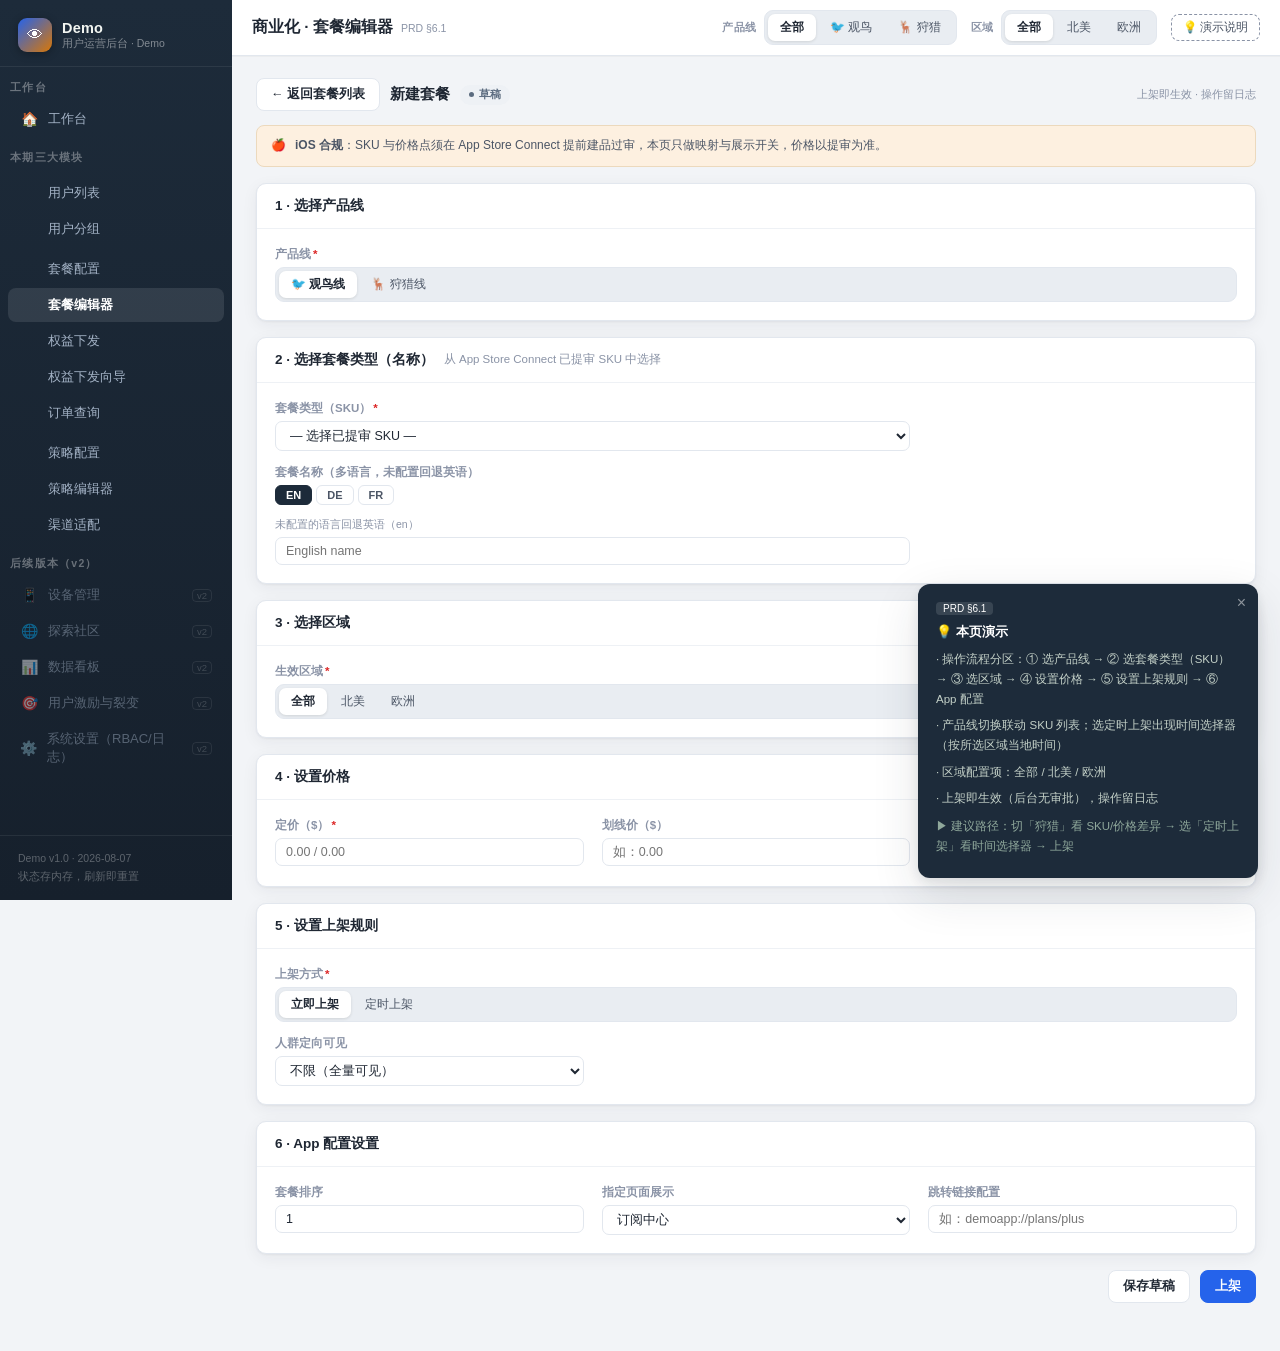
<file: plan-editor.html>
<!DOCTYPE html>
<html lang="zh-CN">
<head>
<meta charset="UTF-8">
<title>套餐编辑器 · Demo 运营后台</title>
<style>
/* ============================================================
   Demo 用户运营后台 · Demo 设计系统
   美学方向：Field Station（野外工作站）—— 墨绿黑侧边栏 + 暖米白内容区
   观鸟线=森林绿 / 狩猎线=琥珀棕 / 双线中性
   技术红线：file:// 直开、零依赖、系统字体栈
   ============================================================ */

:root {
  /* 色板 */
  --bg: #f4f2ec;              /* 内容区米白 */
  --bg-deep: #edeae2;
  --panel: #ffffff;
  --sidebar: #182a22;         /* 墨绿黑 */
  --sidebar-deep: #122019;
  --sidebar-text: #a8b8ae;
  --sidebar-active: #ffffff;

  /* 品牌双色 */
  --bird: #2d6a4f;            /* 观鸟 森林绿 */
  --bird-soft: #e3eee7;
  --hunt: #a8621a;            /* 狩猎 琥珀棕 */
  --hunt-soft: #f6e9d7;

  /* 语义 */
  --ink: #23201a;             /* 主文本暖黑 */
  --ink-2: #57524a;           /* 次文本 */
  --ink-3: #8a857c;           /* 弱文本 */
  --line: #e2dfd6;            /* 边框 */
  --line-soft: #edeae2;

  /* 状态 */
  --ok: #2d6a4f;
  --warn: #b45309;
  --danger: #b3261e;
  --info: #3a5f8a;

  --radius: 10px;
  --radius-sm: 7px;
  --shadow: 0 1px 2px rgba(35,32,26,.05), 0 4px 16px rgba(35,32,26,.06);
  --shadow-lg: 0 4px 12px rgba(35,32,26,.10), 0 16px 48px rgba(35,32,26,.12);

  --font: -apple-system, BlinkMacSystemFont,  "PingFang SC",
          "Hiragino Sans GB", "Microsoft YaHei", "Segoe UI", sans-serif;
  --mono: "SF Mono", ui-monospace, Menlo, Consolas, monospace;
}

* { margin: 0; padding: 0; box-sizing: border-box; }

html, body { height: 100%; }

body {
  font-family: var(--font);
  font-size: 13.5px;
  color: var(--ink);
  background: var(--bg);
  -webkit-font-smoothing: antialiased;
}

/* ============ 布局骨架 ============ */
.layout { display: flex; min-height: 100vh; }

.sidebar {
  width: 232px; flex-shrink: 0;
  background: linear-gradient(180deg, var(--sidebar) 0%, var(--sidebar-deep) 100%);
  color: var(--sidebar-text);
  display: flex; flex-direction: column;
  position: sticky; top: 0; height: 100vh; overflow-y: auto;
}

.sidebar-brand {
  display: flex; align-items: center; gap: 10px;
  padding: 18px 18px 14px;
  border-bottom: 1px solid rgba(255,255,255,.07);
}

.brand-mark {
  width: 34px; height: 34px; border-radius: 9px;
  background: linear-gradient(135deg, var(--bird), var(--hunt));
  display: flex; align-items: center; justify-content: center;
  font-size: 16px; color: #fff;
  box-shadow: 0 2px 8px rgba(0,0,0,.3);
}

.brand-name { color: #f2f5f1; font-size: 14.5px; font-weight: 700; letter-spacing: .2px; }
.brand-sub { font-size: 10.5px; color: rgba(255,255,255,.45); margin-top: 1px; }

.nav-group { padding: 14px 10px 6px; font-size: 10.5px; letter-spacing: .12em; color: rgba(255,255,255,.35); font-weight: 600; }

.nav-item {
  display: flex; align-items: center; gap: 10px;
  padding: 8px 12px; margin: 1px 8px;
  border-radius: 8px; cursor: pointer;
  font-size: 13px; color: var(--sidebar-text);
  text-decoration: none; transition: background .15s, color .15s;
}
.nav-item:hover { background: rgba(255,255,255,.06); color: #d6e0d8; }
.nav-item.active { background: rgba(255,255,255,.10); color: var(--sidebar-active); font-weight: 600; }
.nav-item.v2 { opacity: .45; cursor: not-allowed; }
.nav-item.v2:hover { background: transparent; color: var(--sidebar-text); }
.nav-item .badge-v2 { margin-left: auto; font-size: 9.5px; color: rgba(255,255,255,.4); border: 1px solid rgba(255,255,255,.18); border-radius: 4px; padding: 0 4px; }
.nav-icon { width: 18px; text-align: center; font-size: 14px; }

.sidebar-foot {
  margin-top: auto; padding: 14px 18px;
  font-size: 10.5px; color: rgba(255,255,255,.3);
  border-top: 1px solid rgba(255,255,255,.07);
  line-height: 1.7;
}

/* 主区 */
.main { flex: 1; min-width: 0; display: flex; flex-direction: column; }

.topbar {
  height: 56px; background: var(--panel);
  border-bottom: 1px solid var(--line);
  display: flex; align-items: center; gap: 14px;
  padding: 0 20px; position: sticky; top: 0; z-index: 40;
  box-shadow: 0 1px 0 rgba(35,32,26,.03);
}

.page-title { font-size: 15.5px; font-weight: 700; margin-right: auto; white-space: nowrap; }
.page-title .prd-ref { font-size: 10.5px; color: var(--ink-3); font-weight: 400; margin-left: 8px; }

.content { padding: 22px 24px 48px; max-width: 1440px; width: 100%; margin: 0 auto; }

/* ============ 顶部切换器 ============ */
.seg {
  display: inline-flex; background: var(--bg-deep);
  border: 1px solid var(--line); border-radius: 9px; padding: 3px; gap: 2px;
}
.seg button {
  border: 0; background: transparent; cursor: pointer;
  font-size: 12px; padding: 5px 12px; border-radius: 7px;
  color: var(--ink-2); font-family: var(--font); transition: all .15s;
}
.seg button:hover { color: var(--ink); }
.seg button.on { background: var(--panel); color: var(--ink); font-weight: 600; box-shadow: 0 1px 3px rgba(35,32,26,.12); }

/* 产品线专用分段控件 */
.seg-pl button.on[data-pl="bird"] { background: var(--bird); color: #fff; }
.seg-pl button.on[data-pl="hunt"] { background: var(--hunt); color: #fff; }

/* 角色切换器 */
.role-switch {
  display: flex; align-items: center; gap: 8px;
  font-size: 12px; color: var(--ink-2);
}
.role-switch .seg button.on { background: var(--sidebar); color: #fff; }

/* 演示说明按钮 */
.demo-btn {
  border: 1px dashed var(--ink-3); background: transparent; color: var(--ink-2);
  font-size: 11.5px; padding: 5px 11px; border-radius: 8px; cursor: pointer;
  font-family: var(--font); transition: all .15s;
}
.demo-btn:hover { border-color: var(--ink); color: var(--ink); }

/* 切换器标签 */
.switch-label { font-size: 10.5px; color: var(--ink-3); font-weight: 600; letter-spacing: .06em; }

.topbar-seg { display: flex; align-items: center; gap: 7px; }

/* ============ 卡片与布局 ============ */
.card {
  background: var(--panel); border: 1px solid var(--line);
  border-radius: var(--radius); box-shadow: var(--shadow);
  margin-bottom: 16px;
}
.card-head {
  display: flex; align-items: center; gap: 10px;
  padding: 13px 18px; border-bottom: 1px solid var(--line-soft);
}
.card-head h3 { font-size: 13.5px; font-weight: 700; }
.card-head .desc { font-size: 11.5px; color: var(--ink-3); }
.card-body { padding: 18px; }

/* ============ 筛选栏 ============ */
.filter-bar {
  display: flex; flex-wrap: wrap; gap: 10px 14px; align-items: center;
  background: var(--panel); border: 1px solid var(--line);
  border-radius: var(--radius); padding: 12px 16px; margin-bottom: 16px;
  box-shadow: var(--shadow);
}
.filter-item { display: flex; align-items: center; gap: 6px; }
.filter-item label { font-size: 11.5px; color: var(--ink-3); white-space: nowrap; }
.filter-divider { width: 1px; height: 24px; background: var(--line); }

/* ============ 表单控件 ============ */
input[type="text"], input[type="number"], input[type="date"], input[type="email"], input[type="search"], select, textarea {
  font-family: var(--font); font-size: 12.5px; color: var(--ink);
  border: 1px solid var(--line); border-radius: 7px;
  padding: 6px 10px; background: #fff; outline: none;
  transition: border-color .15s, box-shadow .15s;
}
input:focus, select:focus, textarea:focus { border-color: var(--ink-2); box-shadow: 0 0 0 3px rgba(35,32,26,.06); }
select { cursor: pointer; }
textarea { resize: vertical; line-height: 1.6; }

.checkbox-line { display: flex; align-items: center; gap: 6px; font-size: 12.5px; color: var(--ink-2); cursor: pointer; }
.checkbox-line input { accent-color: var(--bird); width: 14px; height: 14px; cursor: pointer; }

/* ============ 按钮 ============ */
.btn {
  display: inline-flex; align-items: center; gap: 6px;
  border: 1px solid var(--line); background: var(--panel);
  color: var(--ink); font-size: 12.5px; font-weight: 600;
  padding: 7px 14px; border-radius: 8px; cursor: pointer;
  font-family: var(--font); transition: all .15s;
}
.btn:hover { border-color: var(--ink-2); background: var(--bg); }
.btn:active { transform: translateY(1px); }
.btn-primary { background: var(--bird); border-color: var(--bird); color: #fff; }
.btn-primary:hover { background: #245741; border-color: #245741; }
.btn-hunt { background: var(--hunt); border-color: var(--hunt); color: #fff; }
.btn-hunt:hover { background: #8f5414; border-color: #8f5414; }
.btn-danger { background: #fff; border-color: #d8b9b6; color: var(--danger); }
.btn-danger:hover { border-color: var(--danger); background: #fdf1f0; }
.btn-ghost { background: transparent; border-color: transparent; color: var(--ink-2); }
.btn-ghost:hover { background: var(--bg); color: var(--ink); }
.btn-sm { padding: 4px 9px; font-size: 11.5px; border-radius: 6px; }
.btn:disabled { opacity: .45; cursor: not-allowed; }

/* ============ 表格 ============ */
.table-wrap { overflow-x: auto; border-radius: 0 0 var(--radius) var(--radius); }
table.table { width: 100%; border-collapse: collapse; font-size: 12.5px; }
.table th {
  text-align: left; font-size: 11px; font-weight: 600; letter-spacing: .05em;
  color: var(--ink-3); text-transform: uppercase;
  padding: 10px 14px; border-bottom: 1px solid var(--line);
  background: var(--bg); white-space: nowrap;
}
.table td {
  padding: 10px 14px; border-bottom: 1px solid var(--line-soft);
  color: var(--ink); vertical-align: middle;
}
.table tbody tr:last-child td { border-bottom: 0; }
.table tbody tr { transition: background .12s; }
.table tbody tr:hover { background: #faf8f3; }
.table td.mono, .table .mono { font-family: var(--mono); font-size: 11.5px; }
.table .num { font-variant-numeric: tabular-nums; }
.table .empty { text-align: center; color: var(--ink-3); padding: 40px 0; font-size: 12.5px; }

/* ============ 徽章 ============ */
.badge {
  display: inline-flex; align-items: center; gap: 5px;
  font-size: 11px; font-weight: 600; padding: 2.5px 9px; border-radius: 20px;
  white-space: nowrap;
}
.badge::before { content: ""; width: 5px; height: 5px; border-radius: 50%; background: currentColor; }
.badge-gray { background: #f0eee8; color: #6b665d; }
.badge-blue { background: #e6edf5; color: var(--info); }
.badge-green { background: var(--bird-soft); color: var(--bird); }
.badge-orange { background: var(--hunt-soft); color: var(--hunt); }
.badge-red { background: #fbeae8; color: var(--danger); }
.badge-pl { background: var(--bird-soft); color: var(--bird); }
.badge-pl.hunt { background: var(--hunt-soft); color: var(--hunt); }
.badge-pl.both { background: #e9e6df; color: #57524a; }

/* 产品线标签（列表内） */
.pl-tag {
  display: inline-flex; align-items: center; gap: 5px;
  font-size: 11px; padding: 1.5px 8px; border-radius: 5px; font-weight: 600;
}
.pl-tag.bird { background: var(--bird-soft); color: var(--bird); }
.pl-tag.hunt { background: var(--hunt-soft); color: var(--hunt); }
.pl-tag.both { background: #e9e6df; color: #57524a; }

/* ============ 分页 ============ */
.pager {
  display: flex; align-items: center; gap: 6px; justify-content: flex-end;
  padding: 10px 14px; border-top: 1px solid var(--line-soft);
  font-size: 12px; color: var(--ink-2);
}
.pager .page { width: 26px; height: 26px; display: flex; align-items: center; justify-content: center; border-radius: 6px; cursor: pointer; border: 1px solid transparent; }
.pager .page:hover { border-color: var(--line); }
.pager .page.on { background: var(--bird); color: #fff; font-weight: 600; }

/* ============ 步骤条 ============ */
.steps { display: flex; align-items: center; margin: 0 0 22px; }
.step { display: flex; align-items: center; gap: 9px; }
.step-dot {
  width: 26px; height: 26px; border-radius: 50%;
  display: flex; align-items: center; justify-content: center;
  font-size: 12px; font-weight: 700;
  background: var(--bg-deep); color: var(--ink-3); border: 1.5px solid var(--line);
  transition: all .2s;
}
.step-label { font-size: 12px; color: var(--ink-3); font-weight: 600; }
.step.on .step-dot { background: var(--bird); border-color: var(--bird); color: #fff; }
.step.on .step-label { color: var(--ink); }
.step.done .step-dot { background: var(--bird-soft); border-color: var(--bird); color: var(--bird); }
.step.done .step-label { color: var(--ink-2); }
.step-line { flex: 1; height: 1.5px; background: var(--line); margin: 0 14px; min-width: 24px; }
.step-line.done { background: var(--bird); }

/* ============ Tabs ============ */
.tabs { display: flex; gap: 2px; border-bottom: 1.5px solid var(--line); margin-bottom: 18px; }
.tab {
  padding: 9px 16px; font-size: 12.5px; color: var(--ink-2); cursor: pointer;
  border-bottom: 2.5px solid transparent; margin-bottom: -1.5px; font-weight: 600;
  transition: color .15s;
}
.tab:hover { color: var(--ink); }
.tab.on { color: var(--bird); border-bottom-color: var(--bird); }
.tab .hint { font-size: 10px; color: var(--ink-3); font-weight: 400; margin-left: 4px; }

/* ============ 弹窗 ============ */
.modal-mask {
  position: fixed; inset: 0; background: rgba(20,16,10,.45);
  display: flex; align-items: center; justify-content: center; z-index: 100;
  animation: fadeIn .15s ease-out;
}
.modal {
  background: var(--panel); border-radius: 14px; box-shadow: var(--shadow-lg);
  width: 520px; max-width: 92vw; max-height: 86vh; overflow-y: auto;
  animation: popIn .18s cubic-bezier(.2,.9,.3,1.2);
}
.modal-head { padding: 16px 20px 12px; border-bottom: 1px solid var(--line-soft); font-weight: 700; font-size: 14px; display: flex; align-items: center; }
.modal-head .close { margin-left: auto; cursor: pointer; color: var(--ink-3); font-size: 18px; background: none; border: 0; }
.modal-body { padding: 18px 20px; }
.modal-foot { padding: 13px 20px; border-top: 1px solid var(--line-soft); display: flex; justify-content: flex-end; gap: 10px; }

/* ============ Toast ============ */
#toast-root { position: fixed; top: 70px; right: 20px; z-index: 200; display: flex; flex-direction: column; gap: 8px; }
.toast {
  background: var(--sidebar); color: #eef3ee; font-size: 12.5px;
  padding: 11px 16px; border-radius: 9px; box-shadow: var(--shadow-lg);
  display: flex; align-items: center; gap: 9px; animation: slideIn .25s ease-out;
  max-width: 380px;
}
.toast.ok { border-left: 3px solid #4f9d77; }
.toast.warn { border-left: 3px solid #d9933a; }
.toast.err { border-left: 3px solid #e05c53; }

/* ============ 审批面板 ============ */
.approval-panel {
  background: var(--panel); border: 1px solid var(--line); border-radius: var(--radius);
  box-shadow: var(--shadow); margin-bottom: 16px; overflow: hidden;
}
.approval-panel .ap-head {
  display: flex; align-items: center; gap: 10px;
  padding: 12px 18px; background: var(--sidebar); color: #eef3ee;
  font-size: 12.5px; font-weight: 600;
}
.approval-panel .ap-item {
  display: flex; align-items: center; gap: 12px;
  padding: 12px 18px; border-bottom: 1px solid var(--line-soft); font-size: 12.5px;
}
.approval-panel .ap-item:last-child { border-bottom: 0; }
.ap-action { margin-left: auto; display: flex; gap: 8px; }

/* ============ 编辑器分区 ============ */
.form-section { margin-bottom: 22px; }
.form-section > h4 {
  font-size: 12px; font-weight: 700; letter-spacing: .04em;
  color: var(--ink-2); margin-bottom: 12px;
  display: flex; align-items: center; gap: 8px;
}
.form-section > h4::after { content: ""; flex: 1; height: 1px; background: var(--line); }
.form-grid { display: grid; grid-template-columns: repeat(auto-fill, minmax(230px, 1fr)); gap: 14px 18px; }
.form-field { display: flex; flex-direction: column; gap: 5px; }
.form-field > label { font-size: 11.5px; color: var(--ink-3); font-weight: 600; }
.form-field .req { color: var(--danger); margin-left: 2px; }
.form-field .help { font-size: 10.5px; color: var(--ink-3); line-height: 1.5; }
.form-field input, .form-field select, .form-field textarea { width: 100%; }

/* 多语言 Tab 小控件 */
.lang-tabs { display: flex; gap: 4px; margin-bottom: 8px; }
.lang-tab {
  font-size: 11px; padding: 3px 10px; border-radius: 6px; cursor: pointer;
  border: 1px solid var(--line); background: var(--panel); color: var(--ink-2); font-weight: 600;
}
.lang-tab.on { background: var(--sidebar); border-color: var(--sidebar); color: #fff; }
.lang-fallback { font-size: 10.5px; color: var(--ink-3); }

/* ============ 条件树（人群包编辑器） ============ */
.cond-group {
  border: 1.5px solid var(--line); border-radius: var(--radius);
  margin-bottom: 12px; overflow: hidden;
}
.cond-group .cg-head {
  display: flex; align-items: center; gap: 8px;
  background: var(--bg); padding: 8px 14px; font-size: 12px; font-weight: 700;
  border-bottom: 1px solid var(--line-soft);
}
.cond-group .cg-body { padding: 12px 14px; display: flex; flex-direction: column; gap: 9px; }
.cond-row { display: flex; align-items: center; gap: 8px; flex-wrap: wrap; }
.cond-row select, .cond-row input { padding: 5px 9px; }
.cond-ops { display: flex; gap: 6px; align-items: center; font-size: 11.5px; color: var(--ink-2); }

/* ============ 统计卡 ============ */
.stat-row { display: grid; grid-template-columns: repeat(auto-fit, minmax(180px, 1fr)); gap: 14px; margin-bottom: 18px; }
.stat-card {
  background: var(--panel); border: 1px solid var(--line); border-radius: var(--radius);
  padding: 14px 16px; box-shadow: var(--shadow);
}
.stat-card .sc-label { font-size: 11px; color: var(--ink-3); font-weight: 600; letter-spacing: .04em; }
.stat-card .sc-value { font-size: 24px; font-weight: 800; margin-top: 6px; font-variant-numeric: tabular-nums; letter-spacing: -.02em; }
.stat-card .sc-value small { font-size: 12px; font-weight: 600; color: var(--ink-3); }
.stat-card .sc-delta { font-size: 11px; margin-top: 4px; }
.stat-card .sc-delta.up { color: var(--ok); }
.stat-card .sc-delta.down { color: var(--danger); }

/* ============ 设备卡片（狩猎线画像） ============ */
.device-card {
  border: 1px solid var(--line); border-radius: var(--radius); padding: 12px 14px;
  display: flex; flex-direction: column; gap: 7px; background: #fdfcf9;
}
.device-card .dc-head { display: flex; align-items: center; gap: 8px; font-weight: 700; font-size: 12.5px; }
.device-card .dc-row { display: flex; justify-content: space-between; font-size: 12px; color: var(--ink-2); }
.device-card .dc-row b { color: var(--ink); font-weight: 600; }

/* ============ 渠道卡片 ============ */
.channel-grid { display: grid; grid-template-columns: repeat(auto-fit, minmax(300px, 1fr)); gap: 16px; }
.channel-card { border: 1px solid var(--line); border-radius: var(--radius); background: var(--panel); box-shadow: var(--shadow); overflow: hidden; }
.channel-card .cc-head {
  padding: 12px 16px; font-weight: 700; font-size: 13px;
  display: flex; align-items: center; gap: 9px;
  border-bottom: 1px solid var(--line-soft);
}
.channel-card .cc-body { padding: 14px 16px; display: flex; flex-direction: column; gap: 11px; }

/* ============ 演示说明浮层 ============ */
.demo-pop {
  position: fixed; right: 22px; bottom: 22px; width: 340px; z-index: 150;
  background: var(--sidebar); color: #e8eee9; border-radius: 12px;
  box-shadow: var(--shadow-lg); padding: 16px 18px; animation: slideUp .25s ease-out;
}
.demo-pop h4 { font-size: 13px; font-weight: 700; margin-bottom: 8px; color: #fff; display: flex; align-items: center; gap: 8px; }
.demo-pop p { font-size: 11.5px; line-height: 1.75; color: #c4d1c8; margin-bottom: 6px; }
.demo-pop .demo-close { position: absolute; top: 10px; right: 12px; color: rgba(255,255,255,.5); cursor: pointer; background: none; border: 0; font-size: 16px; }
.demo-pop .prd-tag { display: inline-block; font-size: 10px; background: rgba(255,255,255,.12); border-radius: 4px; padding: 1px 7px; margin-bottom: 8px; color: #fff; }

/* ============ 信息条 ============ */
.notice {
  display: flex; gap: 9px; align-items: flex-start;
  background: #eef2ee; border: 1px solid #d5e0d8; color: var(--ink-2);
  border-radius: 8px; padding: 10px 14px; font-size: 12px; line-height: 1.65;
  margin-bottom: 16px;
}
.notice.warn { background: var(--hunt-soft); border-color: #ecd9bd; }
.notice.red { background: #fbeae8; border-color: #e8c8c4; }
.notice .ni { flex-shrink: 0; }

/* ============ 空态 ============ */
.empty-state { text-align: center; padding: 60px 20px; color: var(--ink-3); }
.empty-state .es-icon { font-size: 38px; margin-bottom: 12px; opacity: .5; }
.empty-state p { font-size: 13px; }

/* ============ 动画 ============ */
@keyframes fadeIn { from { opacity: 0; } to { opacity: 1; } }
@keyframes popIn { from { opacity: 0; transform: scale(.96); } to { opacity: 1; transform: scale(1); } }
@keyframes slideIn { from { opacity: 0; transform: translateX(16px); } to { opacity: 1; transform: translateX(0); } }
@keyframes slideUp { from { opacity: 0; transform: translateY(14px); } to { opacity: 1; transform: translateY(0); } }
@keyframes pulse { 0%,100% { opacity: 1; } 50% { opacity: .45; } }
.pulse { animation: pulse 1.6s ease-in-out infinite; }

/* 页面进入动画 */
.content { animation: fadeIn .25s ease-out; }

/* ============ 滚动条 ============ */
::-webkit-scrollbar { width: 9px; height: 9px; }
::-webkit-scrollbar-thumb { background: #cfcbc2; border-radius: 5px; border: 2px solid var(--bg); }
::-webkit-scrollbar-track { background: transparent; }
.sidebar::-webkit-scrollbar-thumb { background: rgba(255,255,255,.14); border: 2px solid var(--sidebar); }

/* ============ 响应式（评审主为桌面，仅兜底） ============ */
@media (max-width: 1100px) {
  .topbar { flex-wrap: wrap; height: auto; padding: 10px 16px; gap: 8px; }
  .page-title { margin-right: 0; width: 100%; }
  .content { padding: 16px; }
}

</style>
<style>
/* ============================================================
   Demo 用户运营后台 · 通用后台风格（蓝白）配色试点
   试点范围：用户列表（users-list）+ 用户画像（user-detail）
   实现方式：覆盖 common.css 的 CSS 变量 + 少量硬编码色
   效果确认后再决定是否全站推广
   ============================================================ */

:root {
  /* 色板 */
  --bg: #f2f4f7;              /* 内容区蓝灰白 */
  --bg-deep: #e9edf2;
  --panel: #ffffff;
  --sidebar: #1d2b3a;         /* 深蓝灰 */
  --sidebar-deep: #16202c;
  --sidebar-text: #a3b2c5;
  --sidebar-active: #ffffff;

  /* 品牌双色（通用后台以主蓝为主） */
  --bird: #2563eb;            /* 主蓝 */
  --bird-soft: #e8effd;
  --hunt: #d97706;            /* 琥珀橙 */
  --hunt-soft: #fdf0e0;

  /* 语义 */
  --ink: #1f2733;             /* 主文本冷黑 */
  --ink-2: #4b5565;
  --ink-3: #8a93a6;
  --line: #e2e7ee;
  --line-soft: #eef1f5;

  /* 状态 */
  --ok: #16a34a;
  --warn: #d97706;
  --danger: #dc2626;
  --info: #2563eb;

  --shadow: 0 1px 2px rgba(31,39,51,.05), 0 4px 16px rgba(31,39,51,.06);
  --shadow-lg: 0 4px 12px rgba(31,39,51,.10), 0 16px 48px rgba(31,39,51,.12);
}

/* 硬编码色覆盖（common.css 未走变量的部分） */
.btn-primary:hover { background: #1d4ed8; border-color: #1d4ed8; }
.btn-hunt:hover { background: #b45309; border-color: #b45309; }
.table tbody tr:hover { background: #f5f7fb; }
.badge-gray { background: #eef1f5; color: #5b6b7f; }
.badge-pl.both, .pl-tag.both { background: #e9edf2; color: #4b5565; }
.toast.ok { border-left-color: #22c55e; }
.toast.warn { border-left-color: #f59e0b; }
.toast.err { border-left-color: #ef4444; }
::-webkit-scrollbar-thumb { background: #c3cad6; border-color: var(--bg); }

</style>
</head>
<body>
<script>
/* ============================================================
   Demo 用户运营后台 · Demo mock 数据
   值严格对齐背景文档 §5（套餐价格/权益量）
   技术红线：普通全局变量，不 fetch、不 module
   ============================================================ */
window.PLData = {
  version: '2026-08-07',

  /* ---------- 产品线 ---------- */
  productLines: [
    { key: 'bird', name: '观鸟线', model: 'K3' },
    { key: 'hunt', name: '狩猎线', model: 'TL300' },
  ],

  /* ---------- 套餐（两线全量；状态机：草稿/待上架/已上架；refPack=定向可见引用分组；schedule=上架方式） ---------- */
  plans: {
    bird: [
      { id: 'BP01', name: { en: 'Bird Plan 1', zh: '观鸟套餐1' }, tier: '观鸟套餐1', price: null, annual: null, perks: ['基础功能（演示数据）'], status: '已上架', schedule: '立即' },
      { id: 'BP02', name: { en: 'Bird Plan 2', zh: '观鸟套餐2' }, tier: '观鸟套餐2', price: 1.11, annual: 11.11, perks: ['标准权益组合（演示数据）'], status: '已上架', schedule: '立即' },
      { id: 'BP03', name: { en: 'Bird Plan 3', zh: '观鸟套餐3' }, tier: '观鸟套餐3', price: 2.22, annual: 22.22, perks: ['高配权益组合（演示数据）'], status: '已上架', schedule: '立即' },
      { id: 'BP04', name: { en: 'Bird Plan 3 Early', zh: '观鸟套餐3早鸟版' }, tier: '观鸟套餐3', price: 2.00, annual: 20.00, perks: ['同观鸟套餐3权益（演示数据）'], status: '草稿', schedule: '定时', refPack: 'P003' },
    ],
    hunt: [
      { id: 'HP01', name: { en: 'Hunt Plan 1', zh: '狩猎套餐1' }, tier: '狩猎套餐1', price: 3.33, renewPrice: 2.22, annual: 33.33, annualSale: 22.22, perks: ['标准权益组合（演示数据）'], status: '已上架', schedule: '立即' },
      { id: 'HP02', name: { en: 'Hunt Plan 2', zh: '狩猎套餐2' }, tier: '狩猎套餐2', price: 4.44, renewPrice: 3.33, annual: 44.44, annualSale: 33.33, perks: ['标准权益组合（演示数据）'], status: '已上架', schedule: '立即' },
      { id: 'HP03', name: { en: 'Hunt Plan 3', zh: '狩猎套餐3' }, tier: '狩猎套餐3', price: 5.55, renewPrice: 4.44, annual: 55.55, annualSale: 44.44, perks: ['高配权益组合（演示数据）'], status: '已上架', schedule: '立即' },
      /* 限定套餐（仅狩猎） */
      { id: 'HP10', name: { en: 'Hunt Plan 1 Special', zh: '狩猎套餐1特惠' }, tier: '狩猎套餐1', price: 2.00, annual: 20.00, limited: true, campaign: '限时活动', window: '2026-11-21 ~ 2026-12-02', perks: ['同狩猎套餐1权益（演示数据）'], status: '待上架', schedule: '定时', refPack: 'P001' },
      { id: 'HP11', name: { en: 'Hunt Plan 2 Special', zh: '狩猎套餐2特惠' }, tier: '狩猎套餐2', price: 3.00, annual: 30.00, limited: true, campaign: '限时活动', window: '2026-11-21 ~ 2026-12-02', perks: ['同狩猎套餐2权益（演示数据）'], status: '待上架', schedule: '定时' },
      { id: 'HP12', name: { en: 'Hunt Plan 3 Special', zh: '狩猎套餐3特惠' }, tier: '狩猎套餐3', price: 4.00, annual: 40.00, limited: true, campaign: '限时活动', window: '2026-11-21 ~ 2026-12-02', perks: ['同狩猎套餐3权益（演示数据）'], status: '待上架', schedule: '定时' },
      { id: 'HP13', name: { en: 'Seasonal Plan A', zh: '限定套餐A（季卡）' }, tier: '限定套餐A', price: 6.66, duration: '6 个月', limited: true, campaign: '限时活动', window: '2026-10-15 ~ 2027-03-31', perks: ['限时权益组合（演示数据）'], status: '待上架', schedule: '定时', refPack: 'P002' },
      { id: 'HP14', name: { en: 'Seasonal Plan B', zh: '限定套餐B（季卡）' }, tier: '限定套餐B', price: 8.88, duration: '6 个月', limited: true, campaign: '限时活动', window: '2026-10-15 ~ 2027-03-31', perks: ['限时高配权益组合（演示数据）'], status: '草稿', schedule: '定时' },
    ],
    /* AI权益包（狩猎独立 AI 权益） */
    aiButler: { price: 0.99, annual: 8.99, desc: 'AI 增值权益（演示数据）' },
    /* 加油包 */
    booster: {
      bird: [
        { id: 'BB01', name: '存储权益包', price: 0.99, unit: '/月', desc: '存储空间增值（演示数据）' },
        { id: 'BB02', name: '设备权益包', price: 0.99, unit: '/月/台', desc: '设备数量增值（演示数据）' },
        { id: 'BB03', name: 'AI调用包', price: 0.99, unit: '/月', desc: 'AI 调用次数增值（演示数据）' },
      ],
      hunt: [
        { id: 'HB01', name: '影像权益包', price: 0.99, unit: '/100 张', desc: '账号内共享（演示数据）', ownership: '账号级' },
        { id: 'HB02', name: 'AI调用包', price: 0.99, unit: '/300 次', desc: 'AI 调用补充（演示数据）' },
      ],
    },
  },

  /* ---------- 用户（20 条，含观鸟典型/狩猎典型/双机用户） ----------
     注：sub = 观鸟账号级订阅（含 period/purchaseAt/gifts 队列赠送权益）
         subPerDevice = 狩猎设备级套餐（一条一设备一套餐，同一 SN 可多条=多套餐生效）
         subHistory = 历史订阅（观鸟条目 sn 为空；狩猎条目带 sn）
         accountBenefits = 账号级共享权益（观鸟加油包 & 狩猎权益包，带 pl 区分） */
  users: [
    { id: 'U1001', email: 'emma.wilson@mail.com', region: '北美', pl: 'bird', createdAt: '2026-09-12', lastActive: '2026-10-08', devices: [{ sn: 'K3-B2F7A01', model: 'K3', activated: '2026-09-12', bound: true }], sub: { tier: '观鸟套餐2', trial: '试用中（7天）', autoRenew: true, expireAt: '2026-10-20', aiRemaining: 288, storageUsed: '3.2/10GB', period: '月付', purchaseAt: '2026-10-08', gifts: [{ name: '观鸟套餐2 30 天赠送', grantedAt: '2026-10-02' }] }, subHistory: [{ pl: 'bird', model: 'K3', sn: '', tier: '观鸟套餐1', period: '—', purchasedAt: '2026-09-12' }, { pl: 'bird', model: 'K3', sn: '', tier: '观鸟套餐2', period: '月付', purchasedAt: '2026-10-08' }], accountBenefits: [{ pl: 'bird', name: 'AI调用包', price: 0.99, period: '月付', usage: '已用 12/300 次' }], tags: ['K3开卖活动'], packs: ['P003'], freeze: false },
    { id: 'U1002', email: 'daniel.ng@mail.com', region: '北美', pl: 'bird', createdAt: '2026-06-02', lastActive: '2026-10-09', devices: [{ sn: 'K3-A1C9D02', model: 'K3', activated: '2026-06-02', bound: true }, { sn: 'K3-A1C9D03', model: 'K3', activated: '2026-07-15', bound: true }, { sn: 'K3-A1C9D04', model: 'K3', activated: '2026-08-20', bound: true }], sub: { tier: '观鸟套餐3', trial: '已转正式', autoRenew: true, expireAt: '2027-06-02', aiRemaining: 620, storageUsed: '12.4/20GB', period: '年付', purchaseAt: '2026-08-02', gifts: [{ name: '观鸟套餐3 30 天赠送', grantedAt: '2026-08-01' }] }, subHistory: [{ pl: 'bird', model: 'K3', sn: '', tier: '观鸟套餐1', period: '—', purchasedAt: '2026-06-02' }, { pl: 'bird', model: 'K3', sn: '', tier: '观鸟套餐2', period: '月付', purchasedAt: '2026-07-02' }, { pl: 'bird', model: 'K3', sn: '', tier: '观鸟套餐3', period: '年付', purchasedAt: '2026-08-02' }], accountBenefits: [{ pl: 'bird', name: '存储权益包', price: 0.99, period: '月付', usage: '永久收藏 已用 4/100 格' }, { pl: 'bird', name: 'AI调用包', price: 0.99, period: '月付', usage: '已用 380/300 次' }], tags: ['高价值用户', '多设备'], packs: [], freeze: false },
    { id: 'U1003', email: 'sophie.lee@mail.com', region: '欧洲', pl: 'bird', createdAt: '2026-09-28', lastActive: '2026-10-03', devices: [{ sn: 'K3-B2F7A11', model: 'K3', activated: '2026-09-28', bound: true }], sub: { tier: '观鸟套餐1', trial: '—', autoRenew: false, expireAt: '—', aiRemaining: 12, storageUsed: '0.8/1GB', period: '—', purchaseAt: '—', gifts: [] }, subHistory: [], accountBenefits: [], tags: [], packs: ['P005'], freeze: false },
    { id: 'U1004', email: 'miguel.rodriguez@mail.com', region: '欧洲', pl: 'bird', createdAt: '2026-08-14', lastActive: '2026-10-06', devices: [{ sn: 'K3-C3E5B21', model: 'K3', activated: '2026-08-14', bound: true }], sub: { tier: '观鸟套餐2', trial: '已取消自动续费', autoRenew: false, expireAt: '2026-11-14', aiRemaining: 45, storageUsed: '8.9/10GB', period: '月付', purchaseAt: '2026-09-14', gifts: [] }, subHistory: [{ pl: 'bird', model: 'K3', sn: '', tier: '观鸟套餐1', period: '—', purchasedAt: '2026-08-14' }, { pl: 'bird', model: 'K3', sn: '', tier: '观鸟套餐2', period: '月付', purchasedAt: '2026-09-14' }], accountBenefits: [{ pl: 'bird', name: 'AI调用包', price: 0.99, period: '月付', usage: '已用 255/300 次' }], tags: ['流失风险'], packs: ['P002'], freeze: false },
    { id: 'U1005', email: 'hannah.kim@mail.com', region: '北美', pl: 'bird', createdAt: '2026-07-01', lastActive: '2026-10-09', devices: [{ sn: 'K3-D2F8C33', model: 'K3', activated: '2026-07-01', bound: true }], sub: { tier: '观鸟套餐2', trial: '已转正式', autoRenew: true, expireAt: '2027-07-01', aiRemaining: 45, storageUsed: '6.1/10GB', period: '月付', purchaseAt: '2026-08-01', gifts: [] }, subHistory: [{ pl: 'bird', model: 'K3', sn: '', tier: '观鸟套餐1', period: '—', purchasedAt: '2026-07-01' }, { pl: 'bird', model: 'K3', sn: '', tier: '观鸟套餐2', period: '月付', purchasedAt: '2026-08-01' }], accountBenefits: [], tags: [], packs: [], freeze: false },
    { id: 'U2001', email: 'jack.taylor@mail.com', region: '北美', pl: 'hunt', createdAt: '2026-09-30', lastActive: '2026-10-09', devices: [{ sn: 'TL300-00A1F1', model: 'TL300', activated: '2026-09-30', bound: true }], subPerDevice: [{ sn: 'TL300-00A1F1', tier: '狩猎套餐2', expStatus: '体验中（第10天）', expireAt: '2026-10-14', period: '体验期', purchaseAt: '—', gifts: [] }], subHistory: [], accountBenefits: [{ pl: 'hunt', name: 'AI调用包', price: 0.99, period: '月付', usage: '剩余 282/300 次' }], hdRemaining: 2, aiDialog: 18, limitedPurchases: [], tags: ['体验期'], packs: ['P001'], freeze: false },
    { id: 'U2002', email: 'luke.morgan@mail.com', region: '北美', pl: 'hunt', createdAt: '2026-08-08', lastActive: '2026-10-09', devices: [{ sn: 'TL300-00B2G2', model: 'TL300', activated: '2026-08-08', bound: true }], subPerDevice: [{ sn: 'TL300-00B2G2', tier: '狩猎套餐3', expStatus: '已转付费', expireAt: '2027-08-08', period: '年付', purchaseAt: '2026-08-08', gifts: [] }], subHistory: [{ pl: 'hunt', model: 'TL300', sn: 'TL300-00B2G2', tier: '狩猎套餐1（体验）', period: '体验期', purchasedAt: '2026-08-08' }, { pl: 'hunt', model: 'TL300', sn: 'TL300-00B2G2', tier: '狩猎套餐3', period: '年付', purchasedAt: '2026-08-08' }], accountBenefits: [{ pl: 'hunt', name: '影像权益包', price: 0.99, period: '单次（100 张）', usage: 'HD 剩余 62/100 张' }, { pl: 'hunt', name: 'AI调用包', price: 0.99, period: '月付', usage: '剩余 40/300 次' }], hdRemaining: 21, aiDialog: 260, limitedPurchases: [], tags: [], packs: [], freeze: false },
    { id: 'U2003', email: 'olivia.brown@mail.com', region: '欧洲', pl: 'hunt', createdAt: '2026-09-20', lastActive: '2026-10-05', devices: [{ sn: 'TL300-00C3H3', model: 'TL300', activated: '2026-09-20', bound: true }], subPerDevice: [{ sn: 'TL300-00C3H3', tier: '狩猎套餐1', expStatus: '体验已过期未付费', expireAt: '2026-10-04', period: '体验期', purchaseAt: '—', gifts: [] }], subHistory: [], accountBenefits: [], hdRemaining: 0, aiDialog: 0, limitedPurchases: [], tags: ['体验过期'], packs: ['P001'], freeze: false },
    { id: 'U2004', email: 'tyler.james@mail.com', region: '北美', pl: 'hunt', createdAt: '2026-07-19', lastActive: '2026-10-08', devices: [{ sn: 'TL300-00D4J4', model: 'TL300', activated: '2026-07-19', bound: true }], subPerDevice: [{ sn: 'TL300-00D4J4', tier: '狩猎套餐3', expStatus: '已转付费', expireAt: '2027-04-18', period: '年付', purchaseAt: '2026-07-19', gifts: [] }, { sn: 'TL300-00D4J4', tier: '限定套餐A（季卡）', expStatus: '已转付费', expireAt: '2027-04-17', period: '季卡', purchaseAt: '2026-10-18', gifts: [] }], subHistory: [{ pl: 'hunt', model: 'TL300', sn: 'TL300-00D4J4', tier: '狩猎套餐1（体验）', period: '体验期', purchasedAt: '2026-07-19' }, { pl: 'hunt', model: 'TL300', sn: 'TL300-00D4J4', tier: '狩猎套餐3', period: '年付', purchasedAt: '2026-07-19' }], accountBenefits: [{ pl: 'hunt', name: '影像权益包', price: 0.99, period: '单次（100 张）', usage: 'HD 剩余 8/100 张' }, { pl: 'hunt', name: 'AI调用包', price: 0.99, period: '月付', usage: '剩余 150/300 次' }], hdRemaining: 14, aiDialog: 150, limitedPurchases: [{ name: '限定套餐A（季卡）', price: 6.66, boughtAt: '2026-10-18', valid: '6 个月' }], tags: ['限定套餐用户'], packs: [], freeze: false },
    { id: 'U2005', email: 'isaac.hughes@mail.com', region: '欧洲', pl: 'hunt', createdAt: '2026-08-25', lastActive: '2026-10-07', devices: [{ sn: 'TL300-00E5K5', model: 'TL300', activated: '2026-08-25', bound: true }, { sn: 'TL300-00E5K6', model: 'TL300', activated: '2026-09-30', bound: true }], subPerDevice: [{ sn: 'TL300-00E5K5', tier: '狩猎套餐1', expStatus: '已转付费', expireAt: '2027-08-25', period: '年付', purchaseAt: '2026-08-25', gifts: [] }, { sn: 'TL300-00E5K6', tier: '—', expStatus: '体验中（第9天）', expireAt: '2026-10-14', period: '体验期', purchaseAt: '—', gifts: [] }], subHistory: [{ pl: 'hunt', model: 'TL300', sn: 'TL300-00E5K5', tier: '狩猎套餐1（体验）', period: '体验期', purchasedAt: '2026-08-25' }], accountBenefits: [{ pl: 'hunt', name: 'AI调用包', price: 0.99, period: '月付', usage: '剩余 278/300 次' }], hdRemaining: 3, aiDialog: 22, limitedPurchases: [], tags: ['双设备'], packs: [], freeze: false },
    /* 双机用户 */
    { id: 'U3001', email: 'maya.sato@mail.com', region: '北美', pl: 'both', createdAt: '2026-07-10', lastActive: '2026-10-09', devices: [{ sn: 'K3-E6F7L7', model: 'K3', activated: '2026-07-10', bound: true }, { sn: 'K3-E6F7L8', model: 'K3', activated: '2026-08-01', bound: true }, { sn: 'TL300-00F6M6', model: 'TL300', activated: '2026-09-15', bound: true }], sub: { tier: '观鸟套餐2', trial: '已转正式', autoRenew: true, expireAt: '2027-07-10', aiRemaining: 190, storageUsed: '7.7/10GB', period: '年付', purchaseAt: '2026-07-10', gifts: [{ name: '观鸟套餐2 30 天赠送', grantedAt: '2026-09-20' }] }, subPerDevice: [{ sn: 'TL300-00F6M6', tier: '狩猎套餐2', expStatus: '已转付费', expireAt: '2027-09-15', period: '年付', purchaseAt: '2026-09-15', gifts: [] }], subHistory: [{ pl: 'bird', model: 'K3', sn: '', tier: '观鸟套餐1', period: '—', purchasedAt: '2026-07-10' }, { pl: 'bird', model: 'K3', sn: '', tier: '狩猎套餐2', period: '年付', purchasedAt: '2026-07-10' }, { pl: 'hunt', model: 'TL300', sn: 'TL300-00F6M6', tier: '狩猎套餐1（体验）', period: '体验期', purchasedAt: '2026-09-15' }, { pl: 'hunt', model: 'TL300', sn: 'TL300-00F6M6', tier: '狩猎套餐2', period: '年付', purchasedAt: '2026-09-15' }], accountBenefits: [{ pl: 'bird', name: '存储权益包', price: 0.99, period: '月付', usage: '永久收藏 已用 22/100 格' }, { pl: 'hunt', name: '影像权益包', price: 0.99, period: '单次（100 张）', usage: 'HD 剩余 88/100 张' }], hdRemaining: 6, aiDialog: 88, limitedPurchases: [], tags: ['双机用户'], packs: [], freeze: false },
    { id: 'U3002', email: 'noah.williams@mail.com', region: '欧洲', pl: 'both', createdAt: '2026-08-05', lastActive: '2026-10-01', devices: [{ sn: 'K3-F8G9N9', model: 'K3', activated: '2026-08-05', bound: true }, { sn: 'TL300-00G7N7', model: 'TL300', activated: '2026-09-10', bound: true }], sub: { tier: '观鸟套餐1', trial: '—', autoRenew: false, expireAt: '—', aiRemaining: 5, storageUsed: '0.5/1GB', period: '—', purchaseAt: '—', gifts: [] }, subPerDevice: [{ sn: 'TL300-00G7N7', tier: '狩猎套餐1', expStatus: '体验中（第4天）', expireAt: '2026-10-20', period: '体验期', purchaseAt: '—', gifts: [] }], subHistory: [], accountBenefits: [], hdRemaining: 4, aiDialog: 27, limitedPurchases: [], tags: ['双机用户'], packs: ['P005'], freeze: false },
    /* 其余普通用户 */
    { id: 'U1006', email: 'liam.smith@mail.com', region: '北美', pl: 'bird', createdAt: '2026-10-02', lastActive: '2026-10-09', devices: [{ sn: 'K3-G0H1P0', model: 'K3', activated: '2026-10-02', bound: true }], sub: { tier: '观鸟套餐2', trial: '试用中（7天）', autoRenew: true, expireAt: '2026-10-16', aiRemaining: 300, storageUsed: '0.2/10GB', period: '月付', purchaseAt: '2026-10-02', gifts: [{ name: 'AI调用包 300 次赠送', grantedAt: '2026-10-03' }] }, subHistory: [], accountBenefits: [], tags: [], packs: ['P003'], freeze: false },
    { id: 'U1007', email: 'ava.martin@mail.com', region: '欧洲', pl: 'bird', createdAt: '2026-05-20', lastActive: '2026-09-01', devices: [{ sn: 'K3-H1J2Q1', model: 'K3', activated: '2026-05-20', bound: false }], sub: { tier: '观鸟套餐1', trial: '—', autoRenew: false, expireAt: '—', aiRemaining: 0, storageUsed: '1.0/1GB', period: '—', purchaseAt: '—', gifts: [] }, subHistory: [{ pl: 'bird', model: 'K3', sn: '', tier: '观鸟套餐2', period: '月付', purchasedAt: '2026-05-20' }], accountBenefits: [], tags: ['30日未活跃'], packs: ['P004'], freeze: false },
    { id: 'U2006', email: 'ethan.clark@mail.com', region: '北美', pl: 'hunt', createdAt: '2026-08-30', lastActive: '2026-10-08', devices: [{ sn: 'TL300-00H2R2', model: 'TL300', activated: '2026-08-30', bound: true }], subPerDevice: [{ sn: 'TL300-00H2R2', tier: '狩猎套餐1', expStatus: '已转付费', expireAt: '2027-08-30', period: '年付', purchaseAt: '2026-08-30', gifts: [] }], subHistory: [{ pl: 'hunt', model: 'TL300', sn: 'TL300-00H2R2', tier: '狩猎套餐1（体验）', period: '体验期', purchasedAt: '2026-08-30' }, { pl: 'hunt', model: 'TL300', sn: 'TL300-00H2R2', tier: '狩猎套餐1', period: '年付', purchasedAt: '2026-08-30' }], accountBenefits: [], hdRemaining: 1, aiDialog: 45, limitedPurchases: [], tags: [], packs: [], freeze: false },
    { id: 'U1008', email: 'mia.johnson@mail.com', region: '北美', pl: 'bird', createdAt: '2026-09-05', lastActive: '2026-10-07', devices: [{ sn: 'K3-J3K4S2', model: 'K3', activated: '2026-09-05', bound: true }], sub: { tier: '观鸟套餐2', trial: '已取消自动续费', autoRenew: false, expireAt: '2026-11-05', aiRemaining: 210, storageUsed: '4.4/10GB', period: '月付', purchaseAt: '2026-10-05', gifts: [] }, subHistory: [{ pl: 'bird', model: 'K3', sn: '', tier: '观鸟套餐1', period: '—', purchasedAt: '2026-09-05' }, { pl: 'bird', model: 'K3', sn: '', tier: '观鸟套餐2', period: '月付', purchasedAt: '2026-10-05' }], accountBenefits: [{ pl: 'bird', name: 'AI调用包', price: 0.99, period: '月付', usage: '已用 90/300 次' }], tags: [], packs: ['P002'], freeze: false },
    { id: 'U2007', email: 'logan.davis@mail.com', region: '欧洲', pl: 'hunt', createdAt: '2026-09-25', lastActive: '2026-10-09', devices: [{ sn: 'TL300-00I3T3', model: 'TL300', activated: '2026-09-25', bound: true }], subPerDevice: [{ sn: 'TL300-00I3T3', tier: '狩猎套餐3', expStatus: '体验中（第6天）', expireAt: '2026-10-13', period: '体验期', purchaseAt: '—', gifts: [] }], subHistory: [], accountBenefits: [{ pl: 'hunt', name: 'AI调用包', price: 0.99, period: '月付', usage: '剩余 270/300 次' }], hdRemaining: 3, aiDialog: 30, limitedPurchases: [], tags: ['体验期'], packs: ['P001'], freeze: false },
    { id: 'U1009', email: 'charlotte.w@mail.com', region: '欧洲', pl: 'bird', createdAt: '2026-04-11', lastActive: '2026-10-09', devices: [{ sn: 'K3-K4L5U3', model: 'K3', activated: '2026-04-11', bound: true }], sub: { tier: '观鸟套餐3', trial: '已转正式', autoRenew: true, expireAt: '2027-04-11', aiRemaining: 830, storageUsed: '15.2/20GB', period: '年付', purchaseAt: '2026-06-11', gifts: [] }, subHistory: [{ pl: 'bird', model: 'K3', sn: '', tier: '观鸟套餐1', period: '—', purchasedAt: '2026-04-11' }, { pl: 'bird', model: 'K3', sn: '', tier: '观鸟套餐2', period: '月付', purchasedAt: '2026-05-11' }, { pl: 'bird', model: 'K3', sn: '', tier: '观鸟套餐3', period: '年付', purchasedAt: '2026-06-11' }], accountBenefits: [{ pl: 'bird', name: '存储权益包', price: 0.99, period: '月付', usage: '永久收藏 已用 5/100 格' }], tags: ['高价值用户'], packs: [], freeze: false },
    { id: 'U2008', email: 'william.hall@mail.com', region: '北美', pl: 'hunt', createdAt: '2026-09-18', lastActive: '2026-10-02', devices: [{ sn: 'TL300-00J4V4', model: 'TL300', activated: '2026-09-18', bound: true }], subPerDevice: [{ sn: 'TL300-00J4V4', tier: '狩猎套餐1', expStatus: '体验已过期未付费', expireAt: '2026-10-02', period: '体验期', purchaseAt: '—', gifts: [] }], subHistory: [], accountBenefits: [], hdRemaining: 0, aiDialog: 0, limitedPurchases: [], tags: ['体验过期'], packs: ['P001'], freeze: false },
    { id: 'U1010', email: 'amelia.b@mail.com', region: '北美', pl: 'bird', createdAt: '2026-08-19', lastActive: '2026-10-06', devices: [{ sn: 'K3-L5M6W4', model: 'K3', activated: '2026-08-19', bound: true }], sub: { tier: '观鸟套餐1', trial: '—', autoRenew: false, expireAt: '—', aiRemaining: 3, storageUsed: '0.9/1GB', period: '—', purchaseAt: '—', gifts: [] }, subHistory: [], accountBenefits: [], tags: [], packs: ['P004'], freeze: false },
  ],

  /* ---------- 订单（§6.3 订单查询；订阅/兑换码核销/优惠券核销/赠送，状态机见文档 6.3.4） ---------- */
  orders: [
    /* U1001 观鸟套餐2 试用 */
    { id: 'ORD20260912001', type: '订阅', pl: 'bird', userId: 'U1001', email: 'emma.wilson@mail.com', sn: '', item: '观鸟套餐2 月付', amount: 1.11, currency: 'USD', status: '已到账', createdAt: '2026-09-12', paidAt: '2026-09-12', channel: 'App Store' },
    { id: 'ORD20261002001', type: '兑换码核销', pl: 'bird', userId: 'U1001', email: 'emma.wilson@mail.com', sn: '', item: '观鸟套餐2 30 天赠送', amount: 0, currency: 'USD', status: '已核销', createdAt: '2026-10-02', paidAt: '2026-10-02', channel: '兑换码' },
    { id: 'ORD20261008001', type: '订阅', pl: 'bird', userId: 'U1001', email: 'emma.wilson@mail.com', sn: '', item: '观鸟套餐2 月付', amount: 1.11, currency: 'USD', status: '已到账', createdAt: '2026-10-08', paidAt: '2026-10-08', channel: 'App Store' },
    /* U1002 观鸟套餐3 年付 */
    { id: 'ORD20260602001', type: '订阅', pl: 'bird', userId: 'U1002', email: 'daniel.ng@mail.com', sn: '', item: '观鸟套餐2 月付', amount: 1.11, currency: 'USD', status: '已退款', createdAt: '2026-06-02', paidAt: '2026-06-02', channel: 'App Store' },
    { id: 'ORD20260702001', type: '订阅', pl: 'bird', userId: 'U1002', email: 'daniel.ng@mail.com', sn: '', item: '观鸟套餐3 月付', amount: 2.22, currency: 'USD', status: '已到账', createdAt: '2026-07-02', paidAt: '2026-07-02', channel: 'App Store' },
    { id: 'ORD20260801001', type: '赠送', pl: 'bird', userId: 'U1002', email: 'daniel.ng@mail.com', sn: '', item: '观鸟套餐3 30 天赠送', amount: 0, currency: 'USD', status: '已发放', createdAt: '2026-08-01', paidAt: '—', channel: '后台赠送' },
    { id: 'ORD20260802001', type: '订阅', pl: 'bird', userId: 'U1002', email: 'daniel.ng@mail.com', sn: '', item: '观鸟套餐3 年付', amount: 22.22, currency: 'USD', status: '已到账', createdAt: '2026-08-02', paidAt: '2026-08-02', channel: 'App Store' },
    /* U1003 观鸟 Free */
    { id: 'ORD20260928001', type: '兑换码核销', pl: 'bird', userId: 'U1003', email: 'sophie.lee@mail.com', sn: '', item: 'AI调用包 300 次（购机附赠）', amount: 0, currency: 'USD', status: '已核销', createdAt: '2026-09-28', paidAt: '2026-09-28', channel: '兑换码' },
    /* U1004 观鸟套餐2 已取消自动续费 */
    { id: 'ORD20260914001', type: '订阅', pl: 'bird', userId: 'U1004', email: 'miguel.rodriguez@mail.com', sn: '', item: '观鸟套餐2 月付', amount: 1.11, currency: 'USD', status: '已到账', createdAt: '2026-09-14', paidAt: '2026-09-14', channel: 'App Store' },
    { id: 'ORD20261005001', type: '订阅', pl: 'bird', userId: 'U1004', email: 'miguel.rodriguez@mail.com', sn: '', item: '观鸟套餐2 月付', amount: 1.11, currency: 'USD', status: '已到账', createdAt: '2026-10-05', paidAt: '2026-10-05', channel: 'App Store' },
    /* U1005 观鸟套餐2 */
    { id: 'ORD20260801001', type: '订阅', pl: 'bird', userId: 'U1005', email: 'hannah.kim@mail.com', sn: '', item: '观鸟套餐2 月付', amount: 1.11, currency: 'USD', status: '已到账', createdAt: '2026-08-01', paidAt: '2026-08-01', channel: 'App Store' },
    /* U2001 狩猎套餐2 体验中 */
    { id: 'ORD20260930001', type: '赠送', pl: 'hunt', userId: 'U2001', email: 'jack.taylor@mail.com', sn: 'TL300-00A1F1', item: '限定套餐A（购机附赠）', amount: 0, currency: 'USD', status: '已发放', createdAt: '2026-09-30', paidAt: '—', channel: '后台赠送' },
    { id: 'ORD20261008001', type: '订阅', pl: 'hunt', userId: 'U2001', email: 'jack.taylor@mail.com', sn: 'TL300-00A1F1', item: '狩猎套餐2 月付（体验转正式）', amount: 4.44, currency: 'USD', status: '待支付', createdAt: '2026-10-08', paidAt: '—', channel: 'App Store' },
    /* U2002 狩猎套餐3 年付 */
    { id: 'ORD20260808001', type: '订阅', pl: 'hunt', userId: 'U2002', email: 'luke.morgan@mail.com', sn: 'TL300-00B2G2', item: '狩猎套餐3 年付', amount: 44.44, currency: 'USD', status: '已到账', createdAt: '2026-08-08', paidAt: '2026-08-08', channel: 'App Store' },
    { id: 'ORD20260901001', type: '兑换码核销', pl: 'hunt', userId: 'U2002', email: 'luke.morgan@mail.com', sn: 'TL300-00B2G2', item: '影像权益包 100 张', amount: 0, currency: 'USD', status: '已核销', createdAt: '2026-09-01', paidAt: '2026-09-01', channel: '兑换码' },
    /* U2003 体验过期 */
    { id: 'ORD20260920001', type: '赠送', pl: 'hunt', userId: 'U2003', email: 'olivia.brown@mail.com', sn: 'TL300-00C3H3', item: '狩猎套餐1 体验期（14 天）', amount: 0, currency: 'USD', status: '已发放', createdAt: '2026-09-20', paidAt: '—', channel: '后台赠送' },
    /* U2004 狩猎套餐3 + 季卡（一设备多套餐） */
    { id: 'ORD20260719001', type: '订阅', pl: 'hunt', userId: 'U2004', email: 'tyler.james@mail.com', sn: 'TL300-00D4J4', item: '狩猎套餐3 年付', amount: 44.44, currency: 'USD', status: '已到账', createdAt: '2026-07-19', paidAt: '2026-07-19', channel: 'App Store' },
    { id: 'ORD20261018001', type: '订阅', pl: 'hunt', userId: 'U2004', email: 'tyler.james@mail.com', sn: 'TL300-00D4J4', item: '限定套餐A（季卡）', amount: 6.66, currency: 'USD', status: '已到账', createdAt: '2026-10-18', paidAt: '2026-10-18', channel: 'App Store' },
    { id: 'ORD20261018002', type: '优惠券核销', pl: 'hunt', userId: 'U2004', email: 'tyler.james@mail.com', sn: 'TL300-00D4J4', item: '影像权益包折扣券', amount: 0, currency: 'USD', status: '已使用', createdAt: '2026-10-18', paidAt: '2026-10-18', channel: '优惠券' },
    /* U2005 狩猎双设备 */
    { id: 'ORD20260825001', type: '订阅', pl: 'hunt', userId: 'U2005', email: 'isaac.hughes@mail.com', sn: 'TL300-00E5K5', item: '狩猎套餐1 年付', amount: 22.22, currency: 'USD', status: '已到账', createdAt: '2026-08-25', paidAt: '2026-08-25', channel: 'App Store' },
    /* U3001 双机 */
    { id: 'ORD20260710001', type: '订阅', pl: 'bird', userId: 'U3001', email: 'maya.sato@mail.com', sn: '', item: '观鸟套餐2 年付', amount: 11.11, currency: 'USD', status: '已到账', createdAt: '2026-07-10', paidAt: '2026-07-10', channel: 'App Store' },
    { id: 'ORD20260915001', type: '订阅', pl: 'hunt', userId: 'U3001', email: 'maya.sato@mail.com', sn: 'TL300-00F6M6', item: '狩猎套餐2 年付', amount: 33.33, currency: 'USD', status: '已到账', createdAt: '2026-09-15', paidAt: '2026-09-15', channel: 'App Store' },
    { id: 'ORD20260915002', type: '兑换码核销', pl: 'hunt', userId: 'U3001', email: 'maya.sato@mail.com', sn: 'TL300-00F6M6', item: '限定套餐A（购机附赠）', amount: 0, currency: 'USD', status: '已核销', createdAt: '2026-09-15', paidAt: '2026-09-15', channel: '兑换码' },
    { id: 'ORD20260920001', type: '赠送', pl: 'bird', userId: 'U3001', email: 'maya.sato@mail.com', sn: '', item: '观鸟套餐2 30 天赠送', amount: 0, currency: 'USD', status: '已发放', createdAt: '2026-09-20', paidAt: '—', channel: '后台赠送' },
    /* U3002 双机 */
    { id: 'ORD20260805001', type: '兑换码核销', pl: 'bird', userId: 'U3002', email: 'noah.williams@mail.com', sn: '', item: 'AI调用包 300 次（购机附赠）', amount: 0, currency: 'USD', status: '已核销', createdAt: '2026-08-05', paidAt: '2026-08-05', channel: '兑换码' },
    { id: 'ORD20260910001', type: '赠送', pl: 'hunt', userId: 'U3002', email: 'noah.williams@mail.com', sn: 'TL300-00G7N7', item: '狩猎套餐1 体验期（14 天）', amount: 0, currency: 'USD', status: '已发放', createdAt: '2026-09-10', paidAt: '—', channel: '后台赠送' },
    /* 其余用户少量订单 */
    { id: 'ORD20260905001', type: '订阅', pl: 'bird', userId: 'U1008', email: 'mia.johnson@mail.com', sn: '', item: '观鸟套餐2 月付', amount: 1.11, currency: 'USD', status: '已到账', createdAt: '2026-09-05', paidAt: '2026-09-05', channel: 'App Store' },
    { id: 'ORD20260411001', type: '订阅', pl: 'bird', userId: 'U1009', email: 'charlotte.w@mail.com', sn: '', item: '观鸟套餐3 年付', amount: 22.22, currency: 'USD', status: '已到账', createdAt: '2026-04-11', paidAt: '2026-04-11', channel: 'App Store' },
    { id: 'ORD20260830001', type: '订阅', pl: 'hunt', userId: 'U2006', email: 'ethan.clark@mail.com', sn: 'TL300-00H2R2', item: '狩猎套餐1 年付', amount: 22.22, currency: 'USD', status: '已到账', createdAt: '2026-08-30', paidAt: '2026-08-30', channel: 'App Store' },
    { id: 'ORD20260918001', type: '赠送', pl: 'hunt', userId: 'U2008', email: 'william.hall@mail.com', sn: 'TL300-00J4V4', item: '狩猎套餐1 体验期（14 天）', amount: 0, currency: 'USD', status: '已发放', createdAt: '2026-09-18', paidAt: '—', channel: '后台赠送' },
  ],

  /* ---------- 用户分组（§5.3；状态机：未引用/已引用/已停用；被引用只列模块，不复制名单） ---------- */
  audiencePacks: [
    { id: 'P001', name: '狩猎体验期未转付费', pl: 'hunt', desc: '14 天新手体验期内、第 7 天以上且未转付费', tags: ['待触达'], conditions: '产品线=狩猎 AND 体验状态∈{体验中(第7+天), 已过期未付费}', est: 1240, status: '已引用', creator: 'Bobi', createdAt: '2026-09-28', refCount: 1, refs: [{ module: 'Push', name: 'S001 体验期转化提醒' }] },
    { id: 'P002', name: '订阅即将到期 ≤7 天', pl: 'both', desc: '付费订阅剩余天数 ≤7 天（含自动续费已关闭）', tags: ['待触达'], conditions: '订阅剩余天数 ≤7 天', est: 8640, status: '已引用', creator: '运营A', createdAt: '2026-09-15', refCount: 1, refs: [{ module: 'Push', name: 'S002 续费到期提醒' }] },
    { id: 'P003', name: '观鸟 7 天试用中用户', pl: 'bird', desc: '当前处于 7 天试用期且未取消自动续费', tags: ['购机附赠'], conditions: '产品线=观鸟 AND 试用状态=试用中(7天)', est: 532, status: '已引用', creator: '运营A', createdAt: '2026-09-20', refCount: 2, refs: [{ module: '权益下发', name: 'T004 K3 开卖：AI调用包赠礼' }, { module: '弹窗', name: 'S003 新用户欢迎弹窗' }] },
    { id: 'P004', name: '30 日未活跃免费用户', pl: 'both', desc: '30 日未活跃且订阅为免费档', tags: [], conditions: '最近活跃=30日未活跃 AND 订阅状态=免费', est: 15230, status: '已停用', creator: 'Bobi', createdAt: '2026-09-10', refCount: 0, refs: [] },
    { id: 'P005', name: '已购 K3 未订阅', pl: 'bird', desc: '已激活 K3 设备且从未付费订阅', tags: ['黑五活动'], conditions: '已购硬件型号=K3 AND 订阅状态=免费', est: 2210, status: '未引用', creator: 'Bobi', createdAt: '2026-10-05', refCount: 0, refs: [] },
  ],

  /* ---------- 分组标签体系（§5.3.8：打标对象是分组本身，不自动打给组内用户） ---------- */
  groupTags: [
    { name: '黑五活动', type: '活动', color: '#e6f4ff', usedBy: 1 },
    { name: '购机附赠', type: '活动', color: '#fff1d6', usedBy: 1 },
    { name: '客服补偿', type: '客服', color: '#ffe8e5', usedBy: 0 },
    { name: '红人福利', type: '活动', color: '#e6f4ff', usedBy: 0 },
    { name: '待触达', type: '触达', color: '#f0f0f0', usedBy: 2 },
    { name: '已触达', type: '触达', color: '#f0f0f0', usedBy: 0 },
    { name: '数据测试', type: '数据', color: '#f0f0f0', usedBy: 0 },
  ],

  /* ---------- 权益下发任务（状态机：草稿/待下发/下发中/已下发；count=生成数量） ---------- */
  benefitTasks: [
    { id: 'T001', name: '购机附赠：季卡兑换码批次', type: '兑换码', pl: 'hunt', ownership: '设备级', target: 'SN 导入（TL300 开卖批次）', benefit: '限定套餐A ×1000', status: '已下发', count: 1000, sent: 1000, success: 998, failed: 2, creator: 'Bobi', createdAt: '2026-09-20', expires: '2026-12-31' },
    { id: 'T002', name: '客服补偿：观鸟套餐2 30 天', type: '优惠券', pl: 'bird', ownership: '账号级', target: 'P002（订阅即将到期 ≤7 天）', benefit: '观鸟套餐2 30 天赠送', status: '草稿', count: 500, sent: 0, success: 0, failed: 0, creator: '客服C', createdAt: '2026-10-07', expires: '2026-12-31' },
    { id: 'T003', name: '红人福利：观鸟套餐3 90 天', type: '优惠券', pl: 'bird', ownership: '账号级', target: '手动名单（12 人）', benefit: '观鸟套餐3 90 天赠送', status: '下发中', count: 12, sent: 12, success: 9, failed: 3, creator: '运营A', createdAt: '2026-10-01', expires: '2026-11-30' },
    { id: 'T004', name: 'K3 开卖：AI调用包赠礼', type: '兑换码', pl: 'bird', ownership: '账号级', target: 'P003（观鸟试用中）', benefit: 'AI调用包 300 次', status: '待下发', count: 300, sent: 0, success: 0, failed: 0, creator: 'Bobi', createdAt: '2026-10-08', expires: '2026-10-31' },
  ],

  /* ---------- 策略（状态机：草稿/待发布（定时）/已发布/已停用；渠道=弹窗/Push/Banner/站内信，无邮件） ---------- */
  strategies: [
    { id: 'S001', name: { en: 'Trial conversion nudge', zh: '体验期转化提醒' }, type: 'Push', pl: 'hunt', region: '全部', trigger: '定时（体验第 10 天 09:00 用户本地时区）', pack: 'P001', channels: 'Push', status: '已发布', creator: 'Bobi', createdAt: '2026-09-30', stats: { sent: 842, reach: 812, click: 196, conv: 58 } },
    { id: 'S002', name: { en: 'Renewal reminder', zh: '续费到期提醒' }, type: 'Push', pl: 'bird', region: '全部', trigger: '事件（订阅到期前 3 天）', pack: 'P002', channels: 'Push + 站内信', status: '已发布', creator: '运营A', createdAt: '2026-09-25', stats: { sent: 2140, reach: 2095, click: 688, conv: 312 } },
    { id: 'S003', name: { en: 'Welcome popup', zh: '新用户欢迎弹窗' }, type: '弹窗', pl: 'bird', region: '欧洲', trigger: '事件（App 启动，每日一次）', pack: 'P003', channels: '弹窗', status: '待发布', creator: '运营A', createdAt: '2026-10-06', stats: { sent: 0, reach: 0, click: 0, conv: 0 } },
    { id: 'S004', name: { en: 'Black Friday teaser', zh: '黑五限定套餐预告' }, type: 'Banner', pl: 'hunt', region: '北美', trigger: '定时（2026-11-14 ~ 11-20）', pack: null, channels: 'Banner', status: '草稿', creator: 'Bobi', createdAt: '2026-10-08', stats: { sent: 0, reach: 0, click: 0, conv: 0 } },
  ],

  /* ---------- 渠道配置 ---------- */
  channels: {
    popup: { template: '居中弹窗', buttons: '主：立即订阅 / 次：稍后再说', frequency: '每日一次', priority: 2 },
    push: { provider: 'APNs + Firebase', deepLink: 'demoapp://renew', badge: '开', receipt: '已启用' },
    banner: { position: '探索 Tab 顶部', carousel: '第 1 位', schedule: '2026-11-14 ~ 11-27' },
    inbox: { category: '营销通知', expiry: '30 天', readLogic: '已读即折叠' },
    email: { provider: 'SendGrid', category: 'Transactional + Marketing', note: '【待确认】渠道清单（PRD §13 #1）' },
  },

  /* ---------- 全局频控（V2 预留） ---------- */
  frequency: {
    totalDaily: 3, totalWeekly: 12,
    channelLimits: { popup: 1, push: 2, banner: 1, inbox: 3, email: 1 },
    priority: ['续费提醒', '活动通知', '促销'],
    exclusive: ['订阅中用户不弹促销弹窗', '当天已弹窗则不再 Push 同类内容'],
    quietHours: '21:00 ~ 09:00（用户本地时区）',
    today: { popup: 8420, push: 15320, banner: 4210, inbox: 6890, email: 3320 },
  },
};
</script>
<script>
/* ============================================================
   Demo 用户运营后台 · 公共工具（纯函数，无副作用）
   命名空间：PL
   ============================================================ */
window.PL = {};

/** HTML 转义 */
PL.esc = function (s) {
  return String(s == null ? '' : s).replace(/[&<>"']/g, function (c) {
    return { '&': '&amp;', '<': '&lt;', '>': '&gt;', '"': '&quot;', "'": '&#39;' }[c];
  });
};

/** 金额 */
PL.money = function (n) {
  if (n == null) return '—';
  return '$' + Number(n).toFixed(2).replace(/\.00$/, '');
};

/** 产品线标签 */
PL.plTag = function (pl) {
  var map = { bird: ['pl-tag bird', '🐦 观鸟线'], hunt: ['pl-tag hunt', '🦌 狩猎线'], both: ['pl-tag both', '双线'] };
  var m = map[pl] || map.both;
  return '<span class="' + m[0] + '">' + m[1] + '</span>';
};

/** 状态徽章（后台通用状态机） */
PL.badge = function (status) {
  var map = {
    '草稿': 'badge-gray', '审批中': 'badge-blue', '生效中': 'badge-green', '已上架': 'badge-green',
    '生效': 'badge-green', '已发布': 'badge-green', '已停用': 'badge-gray', '待生效': 'badge-orange',
    '下发中': 'badge-blue', '部分成功': 'badge-orange', '已完成': 'badge-green', '已终止': 'badge-red',
    '体验中（7天）': 'badge-blue', '体验中（第10天）': 'badge-orange',
  };
  return '<span class="badge ' + (map[status] || 'badge-gray') + '">' + PL.esc(status) + '</span>';
};

/** 布尔徽章（是/否） */
PL.boolBadge = function (v) {
  return v ? '<span class="badge badge-green">开</span>' : '<span class="badge badge-gray">关</span>';
};

/** 空态 */
PL.empty = function (text) {
  return '<div class="empty-state"><div class="es-icon">🪶</div><p>' + PL.esc(text || '暂无数据') + '</p></div>';
};

/** 简单表格渲染 */
PL.table = function (cols, rows, opts) {
  opts = opts || {};
  var th = '<tr>' + cols.map(function (c) { return '<th>' + c + '</th>'; }).join('') + '</tr>';
  var body;
  if (!rows || !rows.length) {
    body = '<tr><td colspan="' + cols.length + '">' + PL.empty(opts.emptyText || '暂无数据') + '</td></tr>';
  } else {
    body = rows.map(function (r) { return '<tr>' + r.map(function (c) { return '<td>' + c + '</td>'; }).join('') + '</tr>'; }).join('');
  }
  return '<div class="table-wrap"><table class="table"><thead>' + th + '</thead><tbody>' + body + '</tbody></table></div>';
};

/** 表单字段行（编辑器用） */
PL.field = function (label, inputHtml, opts) {
  opts = opts || {};
  return '<div class="form-field">' +
    '<label>' + PL.esc(label) + (opts.req ? '<span class="req">*</span>' : '') + '</label>' +
    inputHtml +
    (opts.help ? '<span class="help">' + opts.help + '</span>' : '') +
    '</div>';
};

/** 多语言 Tab（en/de/fr） */
PL.langTabs = function () {
  return '<div class="lang-tabs">' +
    ['en', 'de', 'fr'].map(function (l, i) {
      return '<span class="lang-tab' + (i === 0 ? ' on' : '') + '" data-lang="' + l + '">' + l.toUpperCase() + '</span>';
    }).join('') +
    '</div><span class="lang-fallback">未配置的语言回退英语（en）</span>';
};

</script>
<script>
/* ============================================================
   Demo 用户运营后台 · 共享壳与全局交互
   - 侧边栏/顶栏注入（含产品线/区域/角色切换器）
   - 全局状态 PLState（内存态，刷新重置）
   - toast / modal / 演示说明
   ============================================================ */

/** 全局状态（演示态：内存，刷新重置） */
window.PLState = { pl: 'both', region: 'all', role: 'operator' };

/* ---------------- 侧边栏 ---------------- */

var NAV = [
  { group: '工作台', items: [ { icon: '🏠', label: '工作台', href: 'index.html', v2: false } ] },
  { group: '本期三大模块', items: [
    { icon: '👥', label: '用户管理', v2: false, children: [
      { label: '用户列表', href: 'users-list.html' },
      { label: '用户分组', href: 'audience-builder.html' },
    ] },
    { icon: '💰', label: '商业化', v2: false, children: [
      { label: '套餐配置', href: 'plans-list.html' },
      { label: '套餐编辑器', href: 'plan-editor.html' },
      { label: '权益下发', href: 'benefit-list.html' },
      { label: '权益下发向导', href: 'benefit-editor.html' },
      { label: '订单查询', href: 'order-list.html' },
    ] },
    { icon: '📢', label: '策略触达', v2: false, children: [
      { label: '策略配置', href: 'strategy-list.html' },
      { label: '策略编辑器', href: 'strategy-editor.html' },
      { label: '渠道适配', href: 'channels.html' },
    ] },
  ] },
  { group: '后续版本（v2）', items: [
    { icon: '📱', label: '设备管理', v2: true },
    { icon: '🌐', label: '探索社区', v2: true },
    { icon: '📊', label: '数据看板', v2: true },
    { icon: '🎯', label: '用户激励与裂变', v2: true },
    { icon: '⚙️', label: '系统设置（RBAC/日志）', v2: true },
  ] },
];

function renderSidebar(activePath) {
  var html = '';
  html += '<div class="sidebar-brand">' +
    '<div class="brand-mark">👁</div>' +
    '<div><div class="brand-name">Demo</div><div class="brand-sub">用户运营后台 · Demo</div></div>' +
    '</div>';
  NAV.forEach(function (g) {
    html += '<div class="nav-group">' + g.group + '</div>';
    g.items.forEach(function (it) {
      if (it.v2) {
        html += '<div class="nav-item v2"><span class="nav-icon">' + it.icon + '</span>' + it.label + '<span class="badge-v2">v2</span></div>';
      } else if (it.children) {
        var open = it.children.some(function (c) { return c.href === activePath; });
        html += '<div class="nav-group" style="padding-top:2px;padding-bottom:2px;"></div>';
        it.children.forEach(function (c) {
          var cls = 'nav-item' + (c.href === activePath ? ' active' : '');
          html += '<a class="' + cls + '" href="' + c.href + '"><span class="nav-icon"></span>' + c.label + '</a>';
        });
      } else {
        var cls2 = 'nav-item' + (it.href === activePath ? ' active' : '');
        html += '<a class="' + cls2 + '" href="' + it.href + '"><span class="nav-icon">' + it.icon + '</span>' + it.label + '</a>';
      }
    });
  });
  html += '<div class="sidebar-foot">Demo v1.0 · 2026-08-07<br>状态存内存，刷新即重置</div>';
  return html;
}

/* ---------------- 顶栏 ---------------- */

function topbarSegs() {
  var pl = PLState.pl;
  var role = PLState.role;
  return '' +
    '<div class="topbar-seg"><span class="switch-label">产品线</span>' +
    '<div class="seg seg-pl" id="pl-switch">' +
    '<button data-pl="both" class="' + (pl === 'both' ? 'on' : '') + '">全部</button>' +
    '<button data-pl="bird" class="' + (pl === 'bird' ? 'on' : '') + '">🐦 观鸟</button>' +
    '<button data-pl="hunt" class="' + (pl === 'hunt' ? 'on' : '') + '">🦌 狩猎</button>' +
    '</div></div>' +
    '<div class="topbar-seg"><span class="switch-label">区域</span>' +
    '<div class="seg" id="region-switch">' +
    '<button data-region="all" class="' + (PLState.region === 'all' ? 'on' : '') + '">全部</button>' +
    '<button data-region="na" class="' + (PLState.region === 'na' ? 'on' : '') + '">北美</button>' +
    '<button data-region="eu" class="' + (PLState.region === 'eu' ? 'on' : '') + '">欧洲</button>' +
    '</div></div>' +
    '<div class="topbar-seg role-switch"><span class="switch-label">角色</span>' +
    '<div class="seg" id="role-switch">' +
    '<button data-role="operator" class="' + (role === 'operator' ? 'on' : '') + '">运营</button>' +
    '<button data-role="approver" class="' + (role === 'approver' ? 'on' : '') + '">审批人</button>' +
    '<button data-role="admin" class="' + (role === 'admin' ? 'on' : '') + '">管理员</button>' +
    '</div></div>';
}

/** 页面入口：注入壳。opts: {title, prd, demo:{points[], path[]}, noApproval} */
PL.shell = function (opts) {
  var path = location.pathname.split('/').pop() || 'index.html';
  var html = '<div class="layout">' +
    '<aside class="sidebar" id="sidebar">' + renderSidebar(path) + '</aside>' +
    '<div class="main">' +
    '<div class="topbar">' +
    '<div class="page-title">' + opts.title + (opts.prd ? '<span class="prd-ref">PRD §' + opts.prd + '</span>' : '') + '</div>' +
    topbarSegs() +
    '<button class="demo-btn" id="demo-btn">💡 演示说明</button>' +
    '</div>' +
    '<div class="content" id="content">' +
    '<div id="approval-anchor"></div>' +
    '</div>' +
    '</div></div>' +
    '<div id="toast-root"></div>';
  document.body.innerHTML = html;

  /* 切换器事件 */
  document.getElementById('pl-switch').addEventListener('click', function (e) {
    var b = e.target.closest('button'); if (!b) return;
    PLState.pl = b.dataset.pl;
    document.querySelectorAll('#pl-switch button').forEach(function (x) { x.classList.toggle('on', x === b); });
    document.dispatchEvent(new CustomEvent('pl-change'));
    PL.toast('已切换产品线：' + (PLState.pl === 'both' ? '全部' : PLState.pl === 'bird' ? '观鸟线' : '狩猎线'), 'ok');
  });
  document.getElementById('region-switch').addEventListener('click', function (e) {
    var b = e.target.closest('button'); if (!b) return;
    PLState.region = b.dataset.region;
    document.querySelectorAll('#region-switch button').forEach(function (x) { x.classList.toggle('on', x === b); });
    PL.toast('区域：' + (PLState.region === 'all' ? '全部' : PLState.region === 'na' ? '北美' : '欧洲'));
  });
  document.getElementById('role-switch').addEventListener('click', function (e) {
    var b = e.target.closest('button'); if (!b) return;
    PLState.role = b.dataset.role;
    document.querySelectorAll('#role-switch button').forEach(function (x) { x.classList.toggle('on', x === b); });
    PL.toast(PLState.role === 'approver' ? '审批人视角：待办审批面板已出现' : PLState.role === 'admin' ? '管理员视角' : '运营视角', 'ok');
    var ev = new CustomEvent('role-change'); document.dispatchEvent(ev);
  });

  /* 演示说明 */
  document.getElementById('demo-btn').addEventListener('click', function () { PL.demoInfo(opts.demo); });
  if (opts.demo) PL.demoInfo(opts.demo, true);
  return document.getElementById('content');
};

/* ---------------- Toast ---------------- */

PL.toast = function (msg, type) {
  var root = document.getElementById('toast-root');
  if (!root) return;
  var el = document.createElement('div');
  el.className = 'toast ' + (type || '');
  el.innerHTML = (type === 'ok' ? '✓ ' : type === 'err' ? '✕ ' : type === 'warn' ? '⚠ ' : '· ') + PL.esc(msg);
  root.appendChild(el);
  setTimeout(function () { el.style.opacity = '0'; el.style.transition = 'opacity .3s'; setTimeout(function () { el.remove(); }, 320); }, 3200);
};

/* ---------------- Modal ---------------- */

PL.modal = function (opts) {
  var mask = document.createElement('div');
  mask.className = 'modal-mask';
  mask.innerHTML = '<div class="modal">' +
    '<div class="modal-head">' + PL.esc(opts.title || '') +
    '<button class="close" id="m-close">×</button></div>' +
    '<div class="modal-body">' + opts.body + '</div>' +
    (opts.footer ? '<div class="modal-foot">' + opts.footer + '</div>' : '') +
    '</div>';
  document.body.appendChild(mask);
  function close() { mask.remove(); }
  mask.querySelector('#m-close').addEventListener('click', close);
  mask.addEventListener('click', function (e) { if (e.target === mask && !opts.locked) close(); });
  return { close: close, el: mask };
};

/* ---------------- 演示说明 ---------------- */

PL.demoInfo = function (demo, auto) {
  if (!demo) return;
  var old = document.querySelector('.demo-pop');
  if (old) { old.remove(); return; }
  var el = document.createElement('div');
  el.className = 'demo-pop';
  el.innerHTML = '<button class="demo-close">×</button>' +
    '<span class="prd-tag">PRD §' + PL.esc(demo.prd) + '</span>' +
    '<h4>💡 本页演示</h4>' +
    demo.points.map(function (p) { return '<p>· ' + PL.esc(p) + '</p>'; }).join('') +
    (demo.path ? '<p style="margin-top:8px;color:#8fa89b">▶ 建议路径：' + PL.esc(demo.path) + '</p>' : '');
  el.querySelector('.demo-close').addEventListener('click', function () { el.remove(); });
  document.body.appendChild(el);
};

/* ---------------- 审批面板（审批人视角） ---------------- */

PL.approvalPanel = function (items) {
  var anchor = document.getElementById('approval-anchor');
  if (!anchor) return;
  if (PLState.role !== 'approver') { anchor.innerHTML = ''; return; }
  var html = '<div class="approval-panel">' +
    '<div class="ap-head">🛂 待办审批 <span style="font-weight:400;font-size:11px;opacity:.7">（审批人视角）</span></div>';
  items.forEach(function (it) {
    html += '<div class="ap-item">' +
      '<b>' + PL.esc(it.name) + '</b>' +
      '<span class="badge badge-blue">' + PL.esc(it.type) + '</span>' +
      '<span style="color:var(--ink-3)">' + PL.esc(it.submitter) + ' · ' + PL.esc(it.time) + '</span>' +
      '<span class="ap-action">' +
      '<button class="btn btn-sm btn-primary" data-approve="' + it.id + '">通过</button>' +
      '<button class="btn btn-sm btn-danger" data-reject="' + it.id + '">驳回</button>' +
      '</span></div>';
  });
  html += '</div>';
  anchor.innerHTML = html;

  anchor.querySelectorAll('[data-approve]').forEach(function (b) {
    b.addEventListener('click', function () {
      var it = items.find(function (x) { return x.id === b.dataset.approve; });
      if (it.onApprove) it.onApprove();
      PL.toast('已通过审批：' + it.name, 'ok');
      refreshApproval();
    });
  });
  anchor.querySelectorAll('[data-reject]').forEach(function (b) {
    b.addEventListener('click', function () {
      var it = items.find(function (x) { return x.id === b.dataset.reject; });
      if (it.onReject) it.onReject();
      PL.toast('已驳回：' + it.name + '（回草稿）', 'warn');
      refreshApproval();
    });
  });
  function refreshApproval() {
    document.dispatchEvent(new CustomEvent('approval-done'));
  }
};

/** 订阅审批面板刷新事件（页面自行处理剩余待办） */
PL.requestApprovalRefresh = function () { /* 占位：页面监听 approval-done 更新数据 */ };

</script>
<script>
var content = PL.shell({
  title: '商业化 · 套餐编辑器',
  prd: '6.1',
  demo: { prd: '6.1', points: ['操作流程分区：① 选产品线 → ② 选套餐类型（SKU）→ ③ 选区域 → ④ 设置价格 → ⑤ 设置上架规则 → ⑥ App 配置', '产品线切换联动 SKU 列表；选定时上架出现时间选择器（按所选区域当地时间）', '区域配置项：全部 / 北美 / 欧洲', '上架即生效（后台无审批），操作留日志'], path: '切「狩猎」看 SKU/价格差异 → 选「定时上架」看时间选择器 → 上架' }
});

/* 顶部隐藏角色切换器 */
document.querySelectorAll('.topbar .topbar-seg.role-switch').forEach(function (el) { el.style.display = 'none'; });

/* 编辑态：从列表带入（?id=）；已上架为只读查看 */
var qs = new URLSearchParams(location.search);
var editId = qs.get('id');
var src = null;
if (editId) {
  src = PLData.plans.bird.find(function (x) { return x.id === editId; }) || PLData.plans.hunt.find(function (x) { return x.id === editId; });
}
var editing = {
  pl: src ? (PLData.plans.bird.indexOf(src) >= 0 ? 'bird' : 'hunt') : (PLState.pl === 'hunt' ? 'hunt' : 'bird'),
  sku: src ? 'com.example.' + src.id.toLowerCase() : '',
  region: 'all',
  price: src && src.price != null ? src.price : '',
  strike: '',
  cycle: 'month',
  schedule: src && src.schedule === '定时' ? '定时' : '立即',
  upAt: '', downAt: '',
  pack: src && src.refPack ? src.refPack : '',
  on: true,
  sort: '1', showPage: '订阅中心', link: '',
  status: src ? src.status : '草稿',
};
var readonly = !!src && editing.status === '已上架';

/* SKU 列表（从该产品线已提审套餐生成，后台只做映射与展示开关） */
function skuOf(id) { return 'com.example.' + id.toLowerCase(); }
function skuOptions() {
  return PLData.plans[editing.pl].filter(function (p) { return p.tier !== 'Free'; }).map(function (p) {
    var s = skuOf(p.id);
    var priceStr = p.price != null ? '$' + p.price + (p.annual ? ' / $' + p.annual + '年' : '') : '';
    return '<option value="' + s + '"' + (editing.sku === s ? ' selected' : '') + '>' + PL.esc(p.name.zh) + '（' + PL.esc(p.name.en) + '） · ' + s + (priceStr ? ' · ' + priceStr : '') + '</option>';
  }).join('');
}
function pickSku(v) {
  editing.sku = v;
  var p = PLData.plans[editing.pl].find(function (x) { return skuOf(x.id) === v; });
  if (p) editing.price = p.price != null ? p.price : '';
  render();
}

/* 区域当地时间提示 */
function regionTimeHint() {
  if (editing.region === '全部') return '按所选区域当地时间展示（北美 ET / 欧洲 CET 双时区）';
  return '按' + (editing.region === '北美' ? '北美（ET）' : '欧洲（CET）') + '当地时间展示';
}

/* 分区卡片 */
function section(n, title, desc, body) {
  return '<div class="card"><div class="card-head"><h3>' + n + ' · ' + title + '</h3>' + (desc ? '<span class="desc">' + desc + '</span>' : '') + '</div><div class="card-body">' + body + '</div></div>';
}

/* 单选分段控件 */
function seg(opts, current, onPick) {
  var ro = readonly ? ' style="pointer-events:none;opacity:.7"' : '';
  return '<div class="seg"' + ro + '>' + opts.map(function (o) {
    return '<button class="' + (current === o.v ? 'on' : '') + '" onclick="' + onPick + '(\'' + o.v + '\')">' + o.label + '</button>';
  }).join('') + '</div>';
}

function render() {
  var pl = editing.pl;
  var html = '';

  /* 顶部 */
  html += '<div style="display:flex;align-items:center;gap:10px;margin-bottom:14px;flex-wrap:wrap">' +
    '<button class="btn" onclick="location.href=\'plans-list.html\'">← 返回套餐列表</button>' +
    '<b style="font-size:15px">' + (readonly ? '查看套餐' : src ? '编辑套餐' : '新建套餐') + '</b>' +
    '<span class="badge ' + (editing.status === '已上架' ? 'badge-green' : 'badge-gray') + '">' + editing.status + '</span>' +
    (readonly ? '<span class="badge badge-blue">只读</span>' : '') +
    '<span style="font-size:11px;color:var(--ink-3);margin-left:auto">上架即生效 · 操作留日志</span></div>';

  /* iOS 合规提示 */
  html += '<div class="notice warn"><span class="ni">🍎</span><div><b>iOS 合规</b>：SKU 与价格点须在 App Store Connect 提前建品过审，本页只做映射与展示开关，价格以提审为准。</div></div>';

  /* ① 产品线 */
  html += section('1', '选择产品线', '',
    '<div class="form-field"><label>产品线<span class="req">*</span></label>' +
    seg([{ v: 'bird', label: '🐦 观鸟线' }, { v: 'hunt', label: '🦌 狩猎线' }], pl, 'pickPl') + '</div>');

  /* ② 套餐类型（名称） */
  html += section('2', '选择套餐类型（名称）', '从 App Store Connect 已提审 SKU 中选择',
    '<div class="form-grid">' +
    '<div class="form-field" style="grid-column:span 2"><label>套餐类型（SKU）<span class="req">*</span></label>' +
    '<select onchange="pickSku(this.value)"' + (readonly ? ' disabled' : '') + '>' +
    '<option value="">— 选择已提审 SKU —</option>' + skuOptions() + '</select></div>' +
    '<div class="form-field" style="grid-column:span 2"><label>套餐名称（多语言，未配置回退英语）</label>' + PL.langTabs() +
    '<input type="text" placeholder="English name" value="' + PL.esc(src ? src.name.en : '') + '"' + (readonly ? ' disabled' : '') + '></div>' +
    '</div>');

  /* ③ 区域 */
  html += section('3', '选择区域', '',
    '<div class="form-field"><label>生效区域<span class="req">*</span></label>' +
    seg([{ v: 'all', label: '全部' }, { v: 'na', label: '北美' }, { v: 'eu', label: '欧洲' }], editing.region, 'pickRegion') + '</div>');

  /* ④ 价格设置 */
  html += section('4', '设置价格', '',
    '<div class="form-grid">' +
    '<div class="form-field"><label>定价（$）<span class="req">*</span></label><input type="number" step="0.01" value="' + editing.price + '" placeholder="' + (pl === 'bird' ? '0.00 / 0.00' : '0.00 / 0.00 / 0.00') + '" onchange="editing.price=this.value"' + (readonly ? ' disabled' : '') + '></div>' +
    '<div class="form-field"><label>划线价（$）</label><input type="number" step="0.01" value="' + editing.strike + '" placeholder="如：0.00" onchange="editing.strike=this.value"' + (readonly ? ' disabled' : '') + '></div>' +
    '<div class="form-field"><label>计费周期</label><select onchange="editing.cycle=this.value"' + (readonly ? ' disabled' : '') + '><option value="month" selected>月付</option><option value="year">年付</option></select></div>' +
    (pl === 'hunt'
      ? '<div class="form-field"><label>续订折扣价（$/月）</label><input type="number" step="0.01" placeholder="0.00 / 0.00 / 0.00"' + (readonly ? ' disabled' : '') + '></div>' +
        '<div class="form-field"><label>年付折扣价（$）</label><input type="number" step="0.01" placeholder="0.00 / 0.00 / 0.00"' + (readonly ? ' disabled' : '') + '></div>'
      : '') +
    '</div>');

  /* ⑤ 上架规则 */
  var shelfBody = '<div class="form-field"><label>上架方式<span class="req">*</span></label>' +
    seg([{ v: '立即', label: '立即上架' }, { v: '定时', label: '定时上架' }], editing.schedule, 'pickSchedule') + '</div>';
  if (editing.schedule === '定时') {
    shelfBody += '<div class="form-field" style="margin-top:14px"><label>定时上架时间<span class="req">*</span></label>' +
      '<input type="datetime-local" value="' + editing.upAt + '" onchange="editing.upAt=this.value"' + (readonly ? ' disabled' : '') + '>' +
      '<span class="help">' + regionTimeHint() + '</span></div>' +
      '<div class="form-field" style="margin-top:14px"><label>定时下架时间（可选）</label>' +
      '<input type="datetime-local" value="' + editing.downAt + '" onchange="editing.downAt=this.value"' + (readonly ? ' disabled' : '') + '></div>';
  }
  shelfBody += '<div class="form-grid" style="margin-top:14px">' +
    '<div class="form-field"><label>人群定向可见</label>' +
    '<select onchange="editing.pack=this.value"' + (readonly ? ' disabled' : '') + '>' +
    '<option value="">不限（全量可见）</option>' +
    PLData.audiencePacks.map(function (p) {
      return '<option value="' + p.id + '"' + (editing.pack === p.id ? ' selected' : '') + '>' + p.id + ' · ' + PL.esc(p.name) + '</option>';
    }).join('') + '</select></div>' +
    '</div>';
  html += section('5', '设置上架规则', '', shelfBody);

  /* ⑥ App 配置 */
  html += section('6', 'App 配置设置', '',
    '<div class="form-grid">' +
    '<div class="form-field"><label>套餐排序</label><input type="number" value="' + editing.sort + '" onchange="editing.sort=this.value"' + (readonly ? ' disabled' : '') + '></div>' +
    '<div class="form-field"><label>指定页面展示</label><select onchange="editing.showPage=this.value"' + (readonly ? ' disabled' : '') + '>' +
    ['订阅中心', '探索 Tab', '内购页', '全部页面'].map(function (s) {
      return '<option' + (editing.showPage === s ? ' selected' : '') + '>' + s + '</option>';
    }).join('') + '</select></div>' +
    '<div class="form-field"><label>跳转链接配置</label><input type="text" placeholder="如：demoapp://plans/plus" value="' + editing.link + '" onchange="editing.link=this.value"' + (readonly ? ' disabled' : '') + '></div>' +
    '</div>');

  /* 操作 */
  if (!readonly) {
    html += '<div style="display:flex;gap:10px;justify-content:flex-end;margin-top:16px">' +
      '<button class="btn" onclick="saveDraft()">保存草稿</button>' +
      '<button class="btn btn-primary" onclick="publish()">上架</button></div>';
  }

  content.innerHTML = html;
}

function pickPl(v) {
  editing.pl = v;
  editing.sku = '';
  editing.price = '';
  render();
}
function pickRegion(v) { editing.region = v; render(); }
function pickSchedule(v) { editing.schedule = v; render(); }

function saveDraft() {
  if (!editing.sku) { PL.toast('请选择套餐类型（SKU）', 'warn'); return; }
  editing.status = '草稿';
  render();
  PL.toast('已保存草稿', 'ok');
}
function publish() {
  if (!editing.sku) { PL.toast('请选择套餐类型（SKU）', 'warn'); return; }
  if (editing.schedule === '定时' && !editing.upAt) { PL.toast('请选择定时上架时间', 'warn'); return; }
  editing.status = '已上架';
  render();
  PL.toast('已上架（生成新版本，操作留日志）', 'ok');
}

render();
</script>
</body>
</html>
</file>
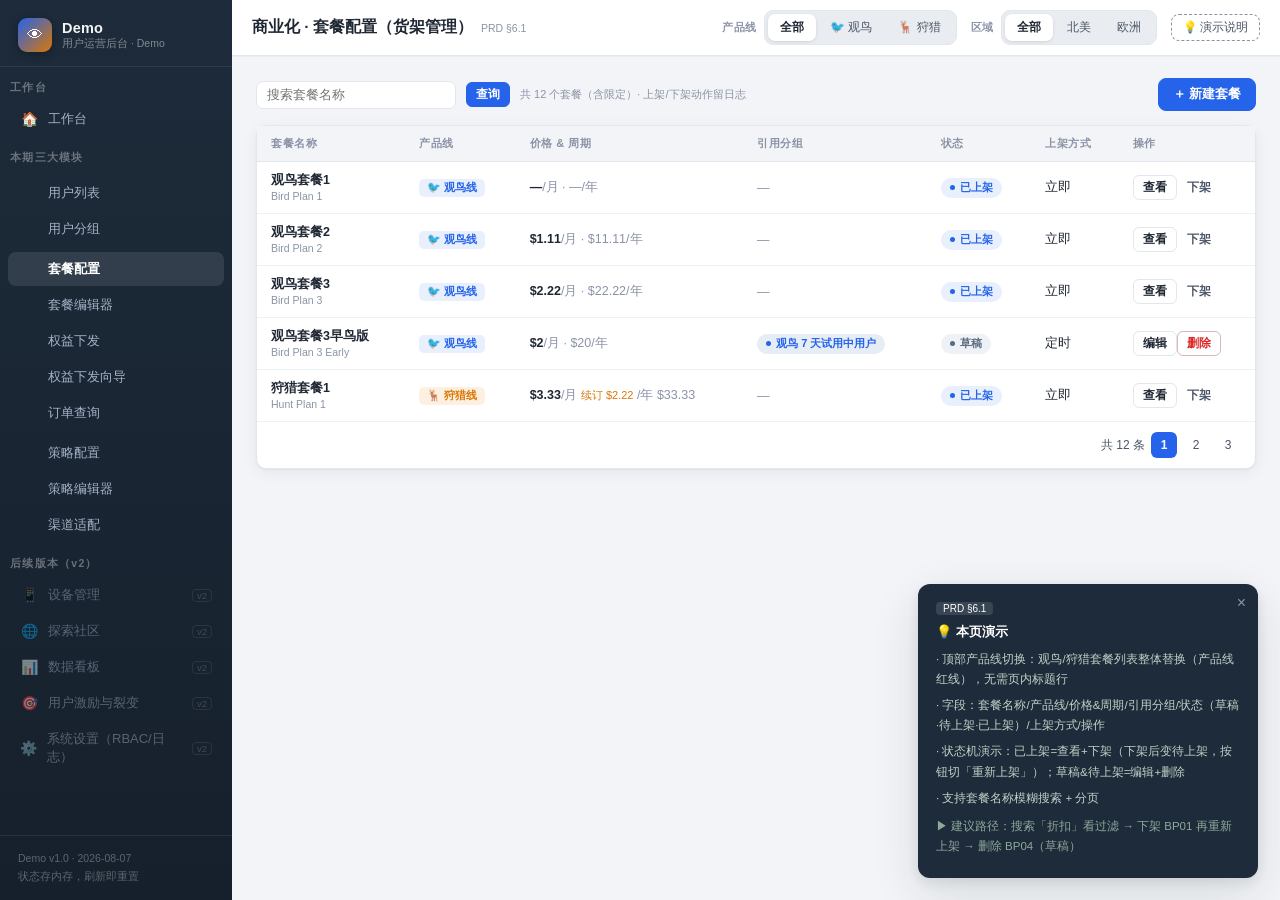
<file: plans-list.html>
<!DOCTYPE html>
<html lang="zh-CN">
<head>
<meta charset="UTF-8">
<title>套餐配置 · Demo 运营后台</title>
<style>
/* ============================================================
   Demo 用户运营后台 · Demo 设计系统
   美学方向：Field Station（野外工作站）—— 墨绿黑侧边栏 + 暖米白内容区
   观鸟线=森林绿 / 狩猎线=琥珀棕 / 双线中性
   技术红线：file:// 直开、零依赖、系统字体栈
   ============================================================ */

:root {
  /* 色板 */
  --bg: #f4f2ec;              /* 内容区米白 */
  --bg-deep: #edeae2;
  --panel: #ffffff;
  --sidebar: #182a22;         /* 墨绿黑 */
  --sidebar-deep: #122019;
  --sidebar-text: #a8b8ae;
  --sidebar-active: #ffffff;

  /* 品牌双色 */
  --bird: #2d6a4f;            /* 观鸟 森林绿 */
  --bird-soft: #e3eee7;
  --hunt: #a8621a;            /* 狩猎 琥珀棕 */
  --hunt-soft: #f6e9d7;

  /* 语义 */
  --ink: #23201a;             /* 主文本暖黑 */
  --ink-2: #57524a;           /* 次文本 */
  --ink-3: #8a857c;           /* 弱文本 */
  --line: #e2dfd6;            /* 边框 */
  --line-soft: #edeae2;

  /* 状态 */
  --ok: #2d6a4f;
  --warn: #b45309;
  --danger: #b3261e;
  --info: #3a5f8a;

  --radius: 10px;
  --radius-sm: 7px;
  --shadow: 0 1px 2px rgba(35,32,26,.05), 0 4px 16px rgba(35,32,26,.06);
  --shadow-lg: 0 4px 12px rgba(35,32,26,.10), 0 16px 48px rgba(35,32,26,.12);

  --font: -apple-system, BlinkMacSystemFont,  "PingFang SC",
          "Hiragino Sans GB", "Microsoft YaHei", "Segoe UI", sans-serif;
  --mono: "SF Mono", ui-monospace, Menlo, Consolas, monospace;
}

* { margin: 0; padding: 0; box-sizing: border-box; }

html, body { height: 100%; }

body {
  font-family: var(--font);
  font-size: 13.5px;
  color: var(--ink);
  background: var(--bg);
  -webkit-font-smoothing: antialiased;
}

/* ============ 布局骨架 ============ */
.layout { display: flex; min-height: 100vh; }

.sidebar {
  width: 232px; flex-shrink: 0;
  background: linear-gradient(180deg, var(--sidebar) 0%, var(--sidebar-deep) 100%);
  color: var(--sidebar-text);
  display: flex; flex-direction: column;
  position: sticky; top: 0; height: 100vh; overflow-y: auto;
}

.sidebar-brand {
  display: flex; align-items: center; gap: 10px;
  padding: 18px 18px 14px;
  border-bottom: 1px solid rgba(255,255,255,.07);
}

.brand-mark {
  width: 34px; height: 34px; border-radius: 9px;
  background: linear-gradient(135deg, var(--bird), var(--hunt));
  display: flex; align-items: center; justify-content: center;
  font-size: 16px; color: #fff;
  box-shadow: 0 2px 8px rgba(0,0,0,.3);
}

.brand-name { color: #f2f5f1; font-size: 14.5px; font-weight: 700; letter-spacing: .2px; }
.brand-sub { font-size: 10.5px; color: rgba(255,255,255,.45); margin-top: 1px; }

.nav-group { padding: 14px 10px 6px; font-size: 10.5px; letter-spacing: .12em; color: rgba(255,255,255,.35); font-weight: 600; }

.nav-item {
  display: flex; align-items: center; gap: 10px;
  padding: 8px 12px; margin: 1px 8px;
  border-radius: 8px; cursor: pointer;
  font-size: 13px; color: var(--sidebar-text);
  text-decoration: none; transition: background .15s, color .15s;
}
.nav-item:hover { background: rgba(255,255,255,.06); color: #d6e0d8; }
.nav-item.active { background: rgba(255,255,255,.10); color: var(--sidebar-active); font-weight: 600; }
.nav-item.v2 { opacity: .45; cursor: not-allowed; }
.nav-item.v2:hover { background: transparent; color: var(--sidebar-text); }
.nav-item .badge-v2 { margin-left: auto; font-size: 9.5px; color: rgba(255,255,255,.4); border: 1px solid rgba(255,255,255,.18); border-radius: 4px; padding: 0 4px; }
.nav-icon { width: 18px; text-align: center; font-size: 14px; }

.sidebar-foot {
  margin-top: auto; padding: 14px 18px;
  font-size: 10.5px; color: rgba(255,255,255,.3);
  border-top: 1px solid rgba(255,255,255,.07);
  line-height: 1.7;
}

/* 主区 */
.main { flex: 1; min-width: 0; display: flex; flex-direction: column; }

.topbar {
  height: 56px; background: var(--panel);
  border-bottom: 1px solid var(--line);
  display: flex; align-items: center; gap: 14px;
  padding: 0 20px; position: sticky; top: 0; z-index: 40;
  box-shadow: 0 1px 0 rgba(35,32,26,.03);
}

.page-title { font-size: 15.5px; font-weight: 700; margin-right: auto; white-space: nowrap; }
.page-title .prd-ref { font-size: 10.5px; color: var(--ink-3); font-weight: 400; margin-left: 8px; }

.content { padding: 22px 24px 48px; max-width: 1440px; width: 100%; margin: 0 auto; }

/* ============ 顶部切换器 ============ */
.seg {
  display: inline-flex; background: var(--bg-deep);
  border: 1px solid var(--line); border-radius: 9px; padding: 3px; gap: 2px;
}
.seg button {
  border: 0; background: transparent; cursor: pointer;
  font-size: 12px; padding: 5px 12px; border-radius: 7px;
  color: var(--ink-2); font-family: var(--font); transition: all .15s;
}
.seg button:hover { color: var(--ink); }
.seg button.on { background: var(--panel); color: var(--ink); font-weight: 600; box-shadow: 0 1px 3px rgba(35,32,26,.12); }

/* 产品线专用分段控件 */
.seg-pl button.on[data-pl="bird"] { background: var(--bird); color: #fff; }
.seg-pl button.on[data-pl="hunt"] { background: var(--hunt); color: #fff; }

/* 角色切换器 */
.role-switch {
  display: flex; align-items: center; gap: 8px;
  font-size: 12px; color: var(--ink-2);
}
.role-switch .seg button.on { background: var(--sidebar); color: #fff; }

/* 演示说明按钮 */
.demo-btn {
  border: 1px dashed var(--ink-3); background: transparent; color: var(--ink-2);
  font-size: 11.5px; padding: 5px 11px; border-radius: 8px; cursor: pointer;
  font-family: var(--font); transition: all .15s;
}
.demo-btn:hover { border-color: var(--ink); color: var(--ink); }

/* 切换器标签 */
.switch-label { font-size: 10.5px; color: var(--ink-3); font-weight: 600; letter-spacing: .06em; }

.topbar-seg { display: flex; align-items: center; gap: 7px; }

/* ============ 卡片与布局 ============ */
.card {
  background: var(--panel); border: 1px solid var(--line);
  border-radius: var(--radius); box-shadow: var(--shadow);
  margin-bottom: 16px;
}
.card-head {
  display: flex; align-items: center; gap: 10px;
  padding: 13px 18px; border-bottom: 1px solid var(--line-soft);
}
.card-head h3 { font-size: 13.5px; font-weight: 700; }
.card-head .desc { font-size: 11.5px; color: var(--ink-3); }
.card-body { padding: 18px; }

/* ============ 筛选栏 ============ */
.filter-bar {
  display: flex; flex-wrap: wrap; gap: 10px 14px; align-items: center;
  background: var(--panel); border: 1px solid var(--line);
  border-radius: var(--radius); padding: 12px 16px; margin-bottom: 16px;
  box-shadow: var(--shadow);
}
.filter-item { display: flex; align-items: center; gap: 6px; }
.filter-item label { font-size: 11.5px; color: var(--ink-3); white-space: nowrap; }
.filter-divider { width: 1px; height: 24px; background: var(--line); }

/* ============ 表单控件 ============ */
input[type="text"], input[type="number"], input[type="date"], input[type="email"], input[type="search"], select, textarea {
  font-family: var(--font); font-size: 12.5px; color: var(--ink);
  border: 1px solid var(--line); border-radius: 7px;
  padding: 6px 10px; background: #fff; outline: none;
  transition: border-color .15s, box-shadow .15s;
}
input:focus, select:focus, textarea:focus { border-color: var(--ink-2); box-shadow: 0 0 0 3px rgba(35,32,26,.06); }
select { cursor: pointer; }
textarea { resize: vertical; line-height: 1.6; }

.checkbox-line { display: flex; align-items: center; gap: 6px; font-size: 12.5px; color: var(--ink-2); cursor: pointer; }
.checkbox-line input { accent-color: var(--bird); width: 14px; height: 14px; cursor: pointer; }

/* ============ 按钮 ============ */
.btn {
  display: inline-flex; align-items: center; gap: 6px;
  border: 1px solid var(--line); background: var(--panel);
  color: var(--ink); font-size: 12.5px; font-weight: 600;
  padding: 7px 14px; border-radius: 8px; cursor: pointer;
  font-family: var(--font); transition: all .15s;
}
.btn:hover { border-color: var(--ink-2); background: var(--bg); }
.btn:active { transform: translateY(1px); }
.btn-primary { background: var(--bird); border-color: var(--bird); color: #fff; }
.btn-primary:hover { background: #245741; border-color: #245741; }
.btn-hunt { background: var(--hunt); border-color: var(--hunt); color: #fff; }
.btn-hunt:hover { background: #8f5414; border-color: #8f5414; }
.btn-danger { background: #fff; border-color: #d8b9b6; color: var(--danger); }
.btn-danger:hover { border-color: var(--danger); background: #fdf1f0; }
.btn-ghost { background: transparent; border-color: transparent; color: var(--ink-2); }
.btn-ghost:hover { background: var(--bg); color: var(--ink); }
.btn-sm { padding: 4px 9px; font-size: 11.5px; border-radius: 6px; }
.btn:disabled { opacity: .45; cursor: not-allowed; }

/* ============ 表格 ============ */
.table-wrap { overflow-x: auto; border-radius: 0 0 var(--radius) var(--radius); }
table.table { width: 100%; border-collapse: collapse; font-size: 12.5px; }
.table th {
  text-align: left; font-size: 11px; font-weight: 600; letter-spacing: .05em;
  color: var(--ink-3); text-transform: uppercase;
  padding: 10px 14px; border-bottom: 1px solid var(--line);
  background: var(--bg); white-space: nowrap;
}
.table td {
  padding: 10px 14px; border-bottom: 1px solid var(--line-soft);
  color: var(--ink); vertical-align: middle;
}
.table tbody tr:last-child td { border-bottom: 0; }
.table tbody tr { transition: background .12s; }
.table tbody tr:hover { background: #faf8f3; }
.table td.mono, .table .mono { font-family: var(--mono); font-size: 11.5px; }
.table .num { font-variant-numeric: tabular-nums; }
.table .empty { text-align: center; color: var(--ink-3); padding: 40px 0; font-size: 12.5px; }

/* ============ 徽章 ============ */
.badge {
  display: inline-flex; align-items: center; gap: 5px;
  font-size: 11px; font-weight: 600; padding: 2.5px 9px; border-radius: 20px;
  white-space: nowrap;
}
.badge::before { content: ""; width: 5px; height: 5px; border-radius: 50%; background: currentColor; }
.badge-gray { background: #f0eee8; color: #6b665d; }
.badge-blue { background: #e6edf5; color: var(--info); }
.badge-green { background: var(--bird-soft); color: var(--bird); }
.badge-orange { background: var(--hunt-soft); color: var(--hunt); }
.badge-red { background: #fbeae8; color: var(--danger); }
.badge-pl { background: var(--bird-soft); color: var(--bird); }
.badge-pl.hunt { background: var(--hunt-soft); color: var(--hunt); }
.badge-pl.both { background: #e9e6df; color: #57524a; }

/* 产品线标签（列表内） */
.pl-tag {
  display: inline-flex; align-items: center; gap: 5px;
  font-size: 11px; padding: 1.5px 8px; border-radius: 5px; font-weight: 600;
}
.pl-tag.bird { background: var(--bird-soft); color: var(--bird); }
.pl-tag.hunt { background: var(--hunt-soft); color: var(--hunt); }
.pl-tag.both { background: #e9e6df; color: #57524a; }

/* ============ 分页 ============ */
.pager {
  display: flex; align-items: center; gap: 6px; justify-content: flex-end;
  padding: 10px 14px; border-top: 1px solid var(--line-soft);
  font-size: 12px; color: var(--ink-2);
}
.pager .page { width: 26px; height: 26px; display: flex; align-items: center; justify-content: center; border-radius: 6px; cursor: pointer; border: 1px solid transparent; }
.pager .page:hover { border-color: var(--line); }
.pager .page.on { background: var(--bird); color: #fff; font-weight: 600; }

/* ============ 步骤条 ============ */
.steps { display: flex; align-items: center; margin: 0 0 22px; }
.step { display: flex; align-items: center; gap: 9px; }
.step-dot {
  width: 26px; height: 26px; border-radius: 50%;
  display: flex; align-items: center; justify-content: center;
  font-size: 12px; font-weight: 700;
  background: var(--bg-deep); color: var(--ink-3); border: 1.5px solid var(--line);
  transition: all .2s;
}
.step-label { font-size: 12px; color: var(--ink-3); font-weight: 600; }
.step.on .step-dot { background: var(--bird); border-color: var(--bird); color: #fff; }
.step.on .step-label { color: var(--ink); }
.step.done .step-dot { background: var(--bird-soft); border-color: var(--bird); color: var(--bird); }
.step.done .step-label { color: var(--ink-2); }
.step-line { flex: 1; height: 1.5px; background: var(--line); margin: 0 14px; min-width: 24px; }
.step-line.done { background: var(--bird); }

/* ============ Tabs ============ */
.tabs { display: flex; gap: 2px; border-bottom: 1.5px solid var(--line); margin-bottom: 18px; }
.tab {
  padding: 9px 16px; font-size: 12.5px; color: var(--ink-2); cursor: pointer;
  border-bottom: 2.5px solid transparent; margin-bottom: -1.5px; font-weight: 600;
  transition: color .15s;
}
.tab:hover { color: var(--ink); }
.tab.on { color: var(--bird); border-bottom-color: var(--bird); }
.tab .hint { font-size: 10px; color: var(--ink-3); font-weight: 400; margin-left: 4px; }

/* ============ 弹窗 ============ */
.modal-mask {
  position: fixed; inset: 0; background: rgba(20,16,10,.45);
  display: flex; align-items: center; justify-content: center; z-index: 100;
  animation: fadeIn .15s ease-out;
}
.modal {
  background: var(--panel); border-radius: 14px; box-shadow: var(--shadow-lg);
  width: 520px; max-width: 92vw; max-height: 86vh; overflow-y: auto;
  animation: popIn .18s cubic-bezier(.2,.9,.3,1.2);
}
.modal-head { padding: 16px 20px 12px; border-bottom: 1px solid var(--line-soft); font-weight: 700; font-size: 14px; display: flex; align-items: center; }
.modal-head .close { margin-left: auto; cursor: pointer; color: var(--ink-3); font-size: 18px; background: none; border: 0; }
.modal-body { padding: 18px 20px; }
.modal-foot { padding: 13px 20px; border-top: 1px solid var(--line-soft); display: flex; justify-content: flex-end; gap: 10px; }

/* ============ Toast ============ */
#toast-root { position: fixed; top: 70px; right: 20px; z-index: 200; display: flex; flex-direction: column; gap: 8px; }
.toast {
  background: var(--sidebar); color: #eef3ee; font-size: 12.5px;
  padding: 11px 16px; border-radius: 9px; box-shadow: var(--shadow-lg);
  display: flex; align-items: center; gap: 9px; animation: slideIn .25s ease-out;
  max-width: 380px;
}
.toast.ok { border-left: 3px solid #4f9d77; }
.toast.warn { border-left: 3px solid #d9933a; }
.toast.err { border-left: 3px solid #e05c53; }

/* ============ 审批面板 ============ */
.approval-panel {
  background: var(--panel); border: 1px solid var(--line); border-radius: var(--radius);
  box-shadow: var(--shadow); margin-bottom: 16px; overflow: hidden;
}
.approval-panel .ap-head {
  display: flex; align-items: center; gap: 10px;
  padding: 12px 18px; background: var(--sidebar); color: #eef3ee;
  font-size: 12.5px; font-weight: 600;
}
.approval-panel .ap-item {
  display: flex; align-items: center; gap: 12px;
  padding: 12px 18px; border-bottom: 1px solid var(--line-soft); font-size: 12.5px;
}
.approval-panel .ap-item:last-child { border-bottom: 0; }
.ap-action { margin-left: auto; display: flex; gap: 8px; }

/* ============ 编辑器分区 ============ */
.form-section { margin-bottom: 22px; }
.form-section > h4 {
  font-size: 12px; font-weight: 700; letter-spacing: .04em;
  color: var(--ink-2); margin-bottom: 12px;
  display: flex; align-items: center; gap: 8px;
}
.form-section > h4::after { content: ""; flex: 1; height: 1px; background: var(--line); }
.form-grid { display: grid; grid-template-columns: repeat(auto-fill, minmax(230px, 1fr)); gap: 14px 18px; }
.form-field { display: flex; flex-direction: column; gap: 5px; }
.form-field > label { font-size: 11.5px; color: var(--ink-3); font-weight: 600; }
.form-field .req { color: var(--danger); margin-left: 2px; }
.form-field .help { font-size: 10.5px; color: var(--ink-3); line-height: 1.5; }
.form-field input, .form-field select, .form-field textarea { width: 100%; }

/* 多语言 Tab 小控件 */
.lang-tabs { display: flex; gap: 4px; margin-bottom: 8px; }
.lang-tab {
  font-size: 11px; padding: 3px 10px; border-radius: 6px; cursor: pointer;
  border: 1px solid var(--line); background: var(--panel); color: var(--ink-2); font-weight: 600;
}
.lang-tab.on { background: var(--sidebar); border-color: var(--sidebar); color: #fff; }
.lang-fallback { font-size: 10.5px; color: var(--ink-3); }

/* ============ 条件树（人群包编辑器） ============ */
.cond-group {
  border: 1.5px solid var(--line); border-radius: var(--radius);
  margin-bottom: 12px; overflow: hidden;
}
.cond-group .cg-head {
  display: flex; align-items: center; gap: 8px;
  background: var(--bg); padding: 8px 14px; font-size: 12px; font-weight: 700;
  border-bottom: 1px solid var(--line-soft);
}
.cond-group .cg-body { padding: 12px 14px; display: flex; flex-direction: column; gap: 9px; }
.cond-row { display: flex; align-items: center; gap: 8px; flex-wrap: wrap; }
.cond-row select, .cond-row input { padding: 5px 9px; }
.cond-ops { display: flex; gap: 6px; align-items: center; font-size: 11.5px; color: var(--ink-2); }

/* ============ 统计卡 ============ */
.stat-row { display: grid; grid-template-columns: repeat(auto-fit, minmax(180px, 1fr)); gap: 14px; margin-bottom: 18px; }
.stat-card {
  background: var(--panel); border: 1px solid var(--line); border-radius: var(--radius);
  padding: 14px 16px; box-shadow: var(--shadow);
}
.stat-card .sc-label { font-size: 11px; color: var(--ink-3); font-weight: 600; letter-spacing: .04em; }
.stat-card .sc-value { font-size: 24px; font-weight: 800; margin-top: 6px; font-variant-numeric: tabular-nums; letter-spacing: -.02em; }
.stat-card .sc-value small { font-size: 12px; font-weight: 600; color: var(--ink-3); }
.stat-card .sc-delta { font-size: 11px; margin-top: 4px; }
.stat-card .sc-delta.up { color: var(--ok); }
.stat-card .sc-delta.down { color: var(--danger); }

/* ============ 设备卡片（狩猎线画像） ============ */
.device-card {
  border: 1px solid var(--line); border-radius: var(--radius); padding: 12px 14px;
  display: flex; flex-direction: column; gap: 7px; background: #fdfcf9;
}
.device-card .dc-head { display: flex; align-items: center; gap: 8px; font-weight: 700; font-size: 12.5px; }
.device-card .dc-row { display: flex; justify-content: space-between; font-size: 12px; color: var(--ink-2); }
.device-card .dc-row b { color: var(--ink); font-weight: 600; }

/* ============ 渠道卡片 ============ */
.channel-grid { display: grid; grid-template-columns: repeat(auto-fit, minmax(300px, 1fr)); gap: 16px; }
.channel-card { border: 1px solid var(--line); border-radius: var(--radius); background: var(--panel); box-shadow: var(--shadow); overflow: hidden; }
.channel-card .cc-head {
  padding: 12px 16px; font-weight: 700; font-size: 13px;
  display: flex; align-items: center; gap: 9px;
  border-bottom: 1px solid var(--line-soft);
}
.channel-card .cc-body { padding: 14px 16px; display: flex; flex-direction: column; gap: 11px; }

/* ============ 演示说明浮层 ============ */
.demo-pop {
  position: fixed; right: 22px; bottom: 22px; width: 340px; z-index: 150;
  background: var(--sidebar); color: #e8eee9; border-radius: 12px;
  box-shadow: var(--shadow-lg); padding: 16px 18px; animation: slideUp .25s ease-out;
}
.demo-pop h4 { font-size: 13px; font-weight: 700; margin-bottom: 8px; color: #fff; display: flex; align-items: center; gap: 8px; }
.demo-pop p { font-size: 11.5px; line-height: 1.75; color: #c4d1c8; margin-bottom: 6px; }
.demo-pop .demo-close { position: absolute; top: 10px; right: 12px; color: rgba(255,255,255,.5); cursor: pointer; background: none; border: 0; font-size: 16px; }
.demo-pop .prd-tag { display: inline-block; font-size: 10px; background: rgba(255,255,255,.12); border-radius: 4px; padding: 1px 7px; margin-bottom: 8px; color: #fff; }

/* ============ 信息条 ============ */
.notice {
  display: flex; gap: 9px; align-items: flex-start;
  background: #eef2ee; border: 1px solid #d5e0d8; color: var(--ink-2);
  border-radius: 8px; padding: 10px 14px; font-size: 12px; line-height: 1.65;
  margin-bottom: 16px;
}
.notice.warn { background: var(--hunt-soft); border-color: #ecd9bd; }
.notice.red { background: #fbeae8; border-color: #e8c8c4; }
.notice .ni { flex-shrink: 0; }

/* ============ 空态 ============ */
.empty-state { text-align: center; padding: 60px 20px; color: var(--ink-3); }
.empty-state .es-icon { font-size: 38px; margin-bottom: 12px; opacity: .5; }
.empty-state p { font-size: 13px; }

/* ============ 动画 ============ */
@keyframes fadeIn { from { opacity: 0; } to { opacity: 1; } }
@keyframes popIn { from { opacity: 0; transform: scale(.96); } to { opacity: 1; transform: scale(1); } }
@keyframes slideIn { from { opacity: 0; transform: translateX(16px); } to { opacity: 1; transform: translateX(0); } }
@keyframes slideUp { from { opacity: 0; transform: translateY(14px); } to { opacity: 1; transform: translateY(0); } }
@keyframes pulse { 0%,100% { opacity: 1; } 50% { opacity: .45; } }
.pulse { animation: pulse 1.6s ease-in-out infinite; }

/* 页面进入动画 */
.content { animation: fadeIn .25s ease-out; }

/* ============ 滚动条 ============ */
::-webkit-scrollbar { width: 9px; height: 9px; }
::-webkit-scrollbar-thumb { background: #cfcbc2; border-radius: 5px; border: 2px solid var(--bg); }
::-webkit-scrollbar-track { background: transparent; }
.sidebar::-webkit-scrollbar-thumb { background: rgba(255,255,255,.14); border: 2px solid var(--sidebar); }

/* ============ 响应式（评审主为桌面，仅兜底） ============ */
@media (max-width: 1100px) {
  .topbar { flex-wrap: wrap; height: auto; padding: 10px 16px; gap: 8px; }
  .page-title { margin-right: 0; width: 100%; }
  .content { padding: 16px; }
}

</style>
<style>
/* ============================================================
   Demo 用户运营后台 · 通用后台风格（蓝白）配色试点
   试点范围：用户列表（users-list）+ 用户画像（user-detail）
   实现方式：覆盖 common.css 的 CSS 变量 + 少量硬编码色
   效果确认后再决定是否全站推广
   ============================================================ */

:root {
  /* 色板 */
  --bg: #f2f4f7;              /* 内容区蓝灰白 */
  --bg-deep: #e9edf2;
  --panel: #ffffff;
  --sidebar: #1d2b3a;         /* 深蓝灰 */
  --sidebar-deep: #16202c;
  --sidebar-text: #a3b2c5;
  --sidebar-active: #ffffff;

  /* 品牌双色（通用后台以主蓝为主） */
  --bird: #2563eb;            /* 主蓝 */
  --bird-soft: #e8effd;
  --hunt: #d97706;            /* 琥珀橙 */
  --hunt-soft: #fdf0e0;

  /* 语义 */
  --ink: #1f2733;             /* 主文本冷黑 */
  --ink-2: #4b5565;
  --ink-3: #8a93a6;
  --line: #e2e7ee;
  --line-soft: #eef1f5;

  /* 状态 */
  --ok: #16a34a;
  --warn: #d97706;
  --danger: #dc2626;
  --info: #2563eb;

  --shadow: 0 1px 2px rgba(31,39,51,.05), 0 4px 16px rgba(31,39,51,.06);
  --shadow-lg: 0 4px 12px rgba(31,39,51,.10), 0 16px 48px rgba(31,39,51,.12);
}

/* 硬编码色覆盖（common.css 未走变量的部分） */
.btn-primary:hover { background: #1d4ed8; border-color: #1d4ed8; }
.btn-hunt:hover { background: #b45309; border-color: #b45309; }
.table tbody tr:hover { background: #f5f7fb; }
.badge-gray { background: #eef1f5; color: #5b6b7f; }
.badge-pl.both, .pl-tag.both { background: #e9edf2; color: #4b5565; }
.toast.ok { border-left-color: #22c55e; }
.toast.warn { border-left-color: #f59e0b; }
.toast.err { border-left-color: #ef4444; }
::-webkit-scrollbar-thumb { background: #c3cad6; border-color: var(--bg); }

</style>
</head>
<body>
<script>
/* ============================================================
   Demo 用户运营后台 · Demo mock 数据
   值严格对齐背景文档 §5（套餐价格/权益量）
   技术红线：普通全局变量，不 fetch、不 module
   ============================================================ */
window.PLData = {
  version: '2026-08-07',

  /* ---------- 产品线 ---------- */
  productLines: [
    { key: 'bird', name: '观鸟线', model: 'K3' },
    { key: 'hunt', name: '狩猎线', model: 'TL300' },
  ],

  /* ---------- 套餐（两线全量；状态机：草稿/待上架/已上架；refPack=定向可见引用分组；schedule=上架方式） ---------- */
  plans: {
    bird: [
      { id: 'BP01', name: { en: 'Bird Plan 1', zh: '观鸟套餐1' }, tier: '观鸟套餐1', price: null, annual: null, perks: ['基础功能（演示数据）'], status: '已上架', schedule: '立即' },
      { id: 'BP02', name: { en: 'Bird Plan 2', zh: '观鸟套餐2' }, tier: '观鸟套餐2', price: 1.11, annual: 11.11, perks: ['标准权益组合（演示数据）'], status: '已上架', schedule: '立即' },
      { id: 'BP03', name: { en: 'Bird Plan 3', zh: '观鸟套餐3' }, tier: '观鸟套餐3', price: 2.22, annual: 22.22, perks: ['高配权益组合（演示数据）'], status: '已上架', schedule: '立即' },
      { id: 'BP04', name: { en: 'Bird Plan 3 Early', zh: '观鸟套餐3早鸟版' }, tier: '观鸟套餐3', price: 2.00, annual: 20.00, perks: ['同观鸟套餐3权益（演示数据）'], status: '草稿', schedule: '定时', refPack: 'P003' },
    ],
    hunt: [
      { id: 'HP01', name: { en: 'Hunt Plan 1', zh: '狩猎套餐1' }, tier: '狩猎套餐1', price: 3.33, renewPrice: 2.22, annual: 33.33, annualSale: 22.22, perks: ['标准权益组合（演示数据）'], status: '已上架', schedule: '立即' },
      { id: 'HP02', name: { en: 'Hunt Plan 2', zh: '狩猎套餐2' }, tier: '狩猎套餐2', price: 4.44, renewPrice: 3.33, annual: 44.44, annualSale: 33.33, perks: ['标准权益组合（演示数据）'], status: '已上架', schedule: '立即' },
      { id: 'HP03', name: { en: 'Hunt Plan 3', zh: '狩猎套餐3' }, tier: '狩猎套餐3', price: 5.55, renewPrice: 4.44, annual: 55.55, annualSale: 44.44, perks: ['高配权益组合（演示数据）'], status: '已上架', schedule: '立即' },
      /* 限定套餐（仅狩猎） */
      { id: 'HP10', name: { en: 'Hunt Plan 1 Special', zh: '狩猎套餐1特惠' }, tier: '狩猎套餐1', price: 2.00, annual: 20.00, limited: true, campaign: '限时活动', window: '2026-11-21 ~ 2026-12-02', perks: ['同狩猎套餐1权益（演示数据）'], status: '待上架', schedule: '定时', refPack: 'P001' },
      { id: 'HP11', name: { en: 'Hunt Plan 2 Special', zh: '狩猎套餐2特惠' }, tier: '狩猎套餐2', price: 3.00, annual: 30.00, limited: true, campaign: '限时活动', window: '2026-11-21 ~ 2026-12-02', perks: ['同狩猎套餐2权益（演示数据）'], status: '待上架', schedule: '定时' },
      { id: 'HP12', name: { en: 'Hunt Plan 3 Special', zh: '狩猎套餐3特惠' }, tier: '狩猎套餐3', price: 4.00, annual: 40.00, limited: true, campaign: '限时活动', window: '2026-11-21 ~ 2026-12-02', perks: ['同狩猎套餐3权益（演示数据）'], status: '待上架', schedule: '定时' },
      { id: 'HP13', name: { en: 'Seasonal Plan A', zh: '限定套餐A（季卡）' }, tier: '限定套餐A', price: 6.66, duration: '6 个月', limited: true, campaign: '限时活动', window: '2026-10-15 ~ 2027-03-31', perks: ['限时权益组合（演示数据）'], status: '待上架', schedule: '定时', refPack: 'P002' },
      { id: 'HP14', name: { en: 'Seasonal Plan B', zh: '限定套餐B（季卡）' }, tier: '限定套餐B', price: 8.88, duration: '6 个月', limited: true, campaign: '限时活动', window: '2026-10-15 ~ 2027-03-31', perks: ['限时高配权益组合（演示数据）'], status: '草稿', schedule: '定时' },
    ],
    /* AI权益包（狩猎独立 AI 权益） */
    aiButler: { price: 0.99, annual: 8.99, desc: 'AI 增值权益（演示数据）' },
    /* 加油包 */
    booster: {
      bird: [
        { id: 'BB01', name: '存储权益包', price: 0.99, unit: '/月', desc: '存储空间增值（演示数据）' },
        { id: 'BB02', name: '设备权益包', price: 0.99, unit: '/月/台', desc: '设备数量增值（演示数据）' },
        { id: 'BB03', name: 'AI调用包', price: 0.99, unit: '/月', desc: 'AI 调用次数增值（演示数据）' },
      ],
      hunt: [
        { id: 'HB01', name: '影像权益包', price: 0.99, unit: '/100 张', desc: '账号内共享（演示数据）', ownership: '账号级' },
        { id: 'HB02', name: 'AI调用包', price: 0.99, unit: '/300 次', desc: 'AI 调用补充（演示数据）' },
      ],
    },
  },

  /* ---------- 用户（20 条，含观鸟典型/狩猎典型/双机用户） ----------
     注：sub = 观鸟账号级订阅（含 period/purchaseAt/gifts 队列赠送权益）
         subPerDevice = 狩猎设备级套餐（一条一设备一套餐，同一 SN 可多条=多套餐生效）
         subHistory = 历史订阅（观鸟条目 sn 为空；狩猎条目带 sn）
         accountBenefits = 账号级共享权益（观鸟加油包 & 狩猎权益包，带 pl 区分） */
  users: [
    { id: 'U1001', email: 'emma.wilson@mail.com', region: '北美', pl: 'bird', createdAt: '2026-09-12', lastActive: '2026-10-08', devices: [{ sn: 'K3-B2F7A01', model: 'K3', activated: '2026-09-12', bound: true }], sub: { tier: '观鸟套餐2', trial: '试用中（7天）', autoRenew: true, expireAt: '2026-10-20', aiRemaining: 288, storageUsed: '3.2/10GB', period: '月付', purchaseAt: '2026-10-08', gifts: [{ name: '观鸟套餐2 30 天赠送', grantedAt: '2026-10-02' }] }, subHistory: [{ pl: 'bird', model: 'K3', sn: '', tier: '观鸟套餐1', period: '—', purchasedAt: '2026-09-12' }, { pl: 'bird', model: 'K3', sn: '', tier: '观鸟套餐2', period: '月付', purchasedAt: '2026-10-08' }], accountBenefits: [{ pl: 'bird', name: 'AI调用包', price: 0.99, period: '月付', usage: '已用 12/300 次' }], tags: ['K3开卖活动'], packs: ['P003'], freeze: false },
    { id: 'U1002', email: 'daniel.ng@mail.com', region: '北美', pl: 'bird', createdAt: '2026-06-02', lastActive: '2026-10-09', devices: [{ sn: 'K3-A1C9D02', model: 'K3', activated: '2026-06-02', bound: true }, { sn: 'K3-A1C9D03', model: 'K3', activated: '2026-07-15', bound: true }, { sn: 'K3-A1C9D04', model: 'K3', activated: '2026-08-20', bound: true }], sub: { tier: '观鸟套餐3', trial: '已转正式', autoRenew: true, expireAt: '2027-06-02', aiRemaining: 620, storageUsed: '12.4/20GB', period: '年付', purchaseAt: '2026-08-02', gifts: [{ name: '观鸟套餐3 30 天赠送', grantedAt: '2026-08-01' }] }, subHistory: [{ pl: 'bird', model: 'K3', sn: '', tier: '观鸟套餐1', period: '—', purchasedAt: '2026-06-02' }, { pl: 'bird', model: 'K3', sn: '', tier: '观鸟套餐2', period: '月付', purchasedAt: '2026-07-02' }, { pl: 'bird', model: 'K3', sn: '', tier: '观鸟套餐3', period: '年付', purchasedAt: '2026-08-02' }], accountBenefits: [{ pl: 'bird', name: '存储权益包', price: 0.99, period: '月付', usage: '永久收藏 已用 4/100 格' }, { pl: 'bird', name: 'AI调用包', price: 0.99, period: '月付', usage: '已用 380/300 次' }], tags: ['高价值用户', '多设备'], packs: [], freeze: false },
    { id: 'U1003', email: 'sophie.lee@mail.com', region: '欧洲', pl: 'bird', createdAt: '2026-09-28', lastActive: '2026-10-03', devices: [{ sn: 'K3-B2F7A11', model: 'K3', activated: '2026-09-28', bound: true }], sub: { tier: '观鸟套餐1', trial: '—', autoRenew: false, expireAt: '—', aiRemaining: 12, storageUsed: '0.8/1GB', period: '—', purchaseAt: '—', gifts: [] }, subHistory: [], accountBenefits: [], tags: [], packs: ['P005'], freeze: false },
    { id: 'U1004', email: 'miguel.rodriguez@mail.com', region: '欧洲', pl: 'bird', createdAt: '2026-08-14', lastActive: '2026-10-06', devices: [{ sn: 'K3-C3E5B21', model: 'K3', activated: '2026-08-14', bound: true }], sub: { tier: '观鸟套餐2', trial: '已取消自动续费', autoRenew: false, expireAt: '2026-11-14', aiRemaining: 45, storageUsed: '8.9/10GB', period: '月付', purchaseAt: '2026-09-14', gifts: [] }, subHistory: [{ pl: 'bird', model: 'K3', sn: '', tier: '观鸟套餐1', period: '—', purchasedAt: '2026-08-14' }, { pl: 'bird', model: 'K3', sn: '', tier: '观鸟套餐2', period: '月付', purchasedAt: '2026-09-14' }], accountBenefits: [{ pl: 'bird', name: 'AI调用包', price: 0.99, period: '月付', usage: '已用 255/300 次' }], tags: ['流失风险'], packs: ['P002'], freeze: false },
    { id: 'U1005', email: 'hannah.kim@mail.com', region: '北美', pl: 'bird', createdAt: '2026-07-01', lastActive: '2026-10-09', devices: [{ sn: 'K3-D2F8C33', model: 'K3', activated: '2026-07-01', bound: true }], sub: { tier: '观鸟套餐2', trial: '已转正式', autoRenew: true, expireAt: '2027-07-01', aiRemaining: 45, storageUsed: '6.1/10GB', period: '月付', purchaseAt: '2026-08-01', gifts: [] }, subHistory: [{ pl: 'bird', model: 'K3', sn: '', tier: '观鸟套餐1', period: '—', purchasedAt: '2026-07-01' }, { pl: 'bird', model: 'K3', sn: '', tier: '观鸟套餐2', period: '月付', purchasedAt: '2026-08-01' }], accountBenefits: [], tags: [], packs: [], freeze: false },
    { id: 'U2001', email: 'jack.taylor@mail.com', region: '北美', pl: 'hunt', createdAt: '2026-09-30', lastActive: '2026-10-09', devices: [{ sn: 'TL300-00A1F1', model: 'TL300', activated: '2026-09-30', bound: true }], subPerDevice: [{ sn: 'TL300-00A1F1', tier: '狩猎套餐2', expStatus: '体验中（第10天）', expireAt: '2026-10-14', period: '体验期', purchaseAt: '—', gifts: [] }], subHistory: [], accountBenefits: [{ pl: 'hunt', name: 'AI调用包', price: 0.99, period: '月付', usage: '剩余 282/300 次' }], hdRemaining: 2, aiDialog: 18, limitedPurchases: [], tags: ['体验期'], packs: ['P001'], freeze: false },
    { id: 'U2002', email: 'luke.morgan@mail.com', region: '北美', pl: 'hunt', createdAt: '2026-08-08', lastActive: '2026-10-09', devices: [{ sn: 'TL300-00B2G2', model: 'TL300', activated: '2026-08-08', bound: true }], subPerDevice: [{ sn: 'TL300-00B2G2', tier: '狩猎套餐3', expStatus: '已转付费', expireAt: '2027-08-08', period: '年付', purchaseAt: '2026-08-08', gifts: [] }], subHistory: [{ pl: 'hunt', model: 'TL300', sn: 'TL300-00B2G2', tier: '狩猎套餐1（体验）', period: '体验期', purchasedAt: '2026-08-08' }, { pl: 'hunt', model: 'TL300', sn: 'TL300-00B2G2', tier: '狩猎套餐3', period: '年付', purchasedAt: '2026-08-08' }], accountBenefits: [{ pl: 'hunt', name: '影像权益包', price: 0.99, period: '单次（100 张）', usage: 'HD 剩余 62/100 张' }, { pl: 'hunt', name: 'AI调用包', price: 0.99, period: '月付', usage: '剩余 40/300 次' }], hdRemaining: 21, aiDialog: 260, limitedPurchases: [], tags: [], packs: [], freeze: false },
    { id: 'U2003', email: 'olivia.brown@mail.com', region: '欧洲', pl: 'hunt', createdAt: '2026-09-20', lastActive: '2026-10-05', devices: [{ sn: 'TL300-00C3H3', model: 'TL300', activated: '2026-09-20', bound: true }], subPerDevice: [{ sn: 'TL300-00C3H3', tier: '狩猎套餐1', expStatus: '体验已过期未付费', expireAt: '2026-10-04', period: '体验期', purchaseAt: '—', gifts: [] }], subHistory: [], accountBenefits: [], hdRemaining: 0, aiDialog: 0, limitedPurchases: [], tags: ['体验过期'], packs: ['P001'], freeze: false },
    { id: 'U2004', email: 'tyler.james@mail.com', region: '北美', pl: 'hunt', createdAt: '2026-07-19', lastActive: '2026-10-08', devices: [{ sn: 'TL300-00D4J4', model: 'TL300', activated: '2026-07-19', bound: true }], subPerDevice: [{ sn: 'TL300-00D4J4', tier: '狩猎套餐3', expStatus: '已转付费', expireAt: '2027-04-18', period: '年付', purchaseAt: '2026-07-19', gifts: [] }, { sn: 'TL300-00D4J4', tier: '限定套餐A（季卡）', expStatus: '已转付费', expireAt: '2027-04-17', period: '季卡', purchaseAt: '2026-10-18', gifts: [] }], subHistory: [{ pl: 'hunt', model: 'TL300', sn: 'TL300-00D4J4', tier: '狩猎套餐1（体验）', period: '体验期', purchasedAt: '2026-07-19' }, { pl: 'hunt', model: 'TL300', sn: 'TL300-00D4J4', tier: '狩猎套餐3', period: '年付', purchasedAt: '2026-07-19' }], accountBenefits: [{ pl: 'hunt', name: '影像权益包', price: 0.99, period: '单次（100 张）', usage: 'HD 剩余 8/100 张' }, { pl: 'hunt', name: 'AI调用包', price: 0.99, period: '月付', usage: '剩余 150/300 次' }], hdRemaining: 14, aiDialog: 150, limitedPurchases: [{ name: '限定套餐A（季卡）', price: 6.66, boughtAt: '2026-10-18', valid: '6 个月' }], tags: ['限定套餐用户'], packs: [], freeze: false },
    { id: 'U2005', email: 'isaac.hughes@mail.com', region: '欧洲', pl: 'hunt', createdAt: '2026-08-25', lastActive: '2026-10-07', devices: [{ sn: 'TL300-00E5K5', model: 'TL300', activated: '2026-08-25', bound: true }, { sn: 'TL300-00E5K6', model: 'TL300', activated: '2026-09-30', bound: true }], subPerDevice: [{ sn: 'TL300-00E5K5', tier: '狩猎套餐1', expStatus: '已转付费', expireAt: '2027-08-25', period: '年付', purchaseAt: '2026-08-25', gifts: [] }, { sn: 'TL300-00E5K6', tier: '—', expStatus: '体验中（第9天）', expireAt: '2026-10-14', period: '体验期', purchaseAt: '—', gifts: [] }], subHistory: [{ pl: 'hunt', model: 'TL300', sn: 'TL300-00E5K5', tier: '狩猎套餐1（体验）', period: '体验期', purchasedAt: '2026-08-25' }], accountBenefits: [{ pl: 'hunt', name: 'AI调用包', price: 0.99, period: '月付', usage: '剩余 278/300 次' }], hdRemaining: 3, aiDialog: 22, limitedPurchases: [], tags: ['双设备'], packs: [], freeze: false },
    /* 双机用户 */
    { id: 'U3001', email: 'maya.sato@mail.com', region: '北美', pl: 'both', createdAt: '2026-07-10', lastActive: '2026-10-09', devices: [{ sn: 'K3-E6F7L7', model: 'K3', activated: '2026-07-10', bound: true }, { sn: 'K3-E6F7L8', model: 'K3', activated: '2026-08-01', bound: true }, { sn: 'TL300-00F6M6', model: 'TL300', activated: '2026-09-15', bound: true }], sub: { tier: '观鸟套餐2', trial: '已转正式', autoRenew: true, expireAt: '2027-07-10', aiRemaining: 190, storageUsed: '7.7/10GB', period: '年付', purchaseAt: '2026-07-10', gifts: [{ name: '观鸟套餐2 30 天赠送', grantedAt: '2026-09-20' }] }, subPerDevice: [{ sn: 'TL300-00F6M6', tier: '狩猎套餐2', expStatus: '已转付费', expireAt: '2027-09-15', period: '年付', purchaseAt: '2026-09-15', gifts: [] }], subHistory: [{ pl: 'bird', model: 'K3', sn: '', tier: '观鸟套餐1', period: '—', purchasedAt: '2026-07-10' }, { pl: 'bird', model: 'K3', sn: '', tier: '狩猎套餐2', period: '年付', purchasedAt: '2026-07-10' }, { pl: 'hunt', model: 'TL300', sn: 'TL300-00F6M6', tier: '狩猎套餐1（体验）', period: '体验期', purchasedAt: '2026-09-15' }, { pl: 'hunt', model: 'TL300', sn: 'TL300-00F6M6', tier: '狩猎套餐2', period: '年付', purchasedAt: '2026-09-15' }], accountBenefits: [{ pl: 'bird', name: '存储权益包', price: 0.99, period: '月付', usage: '永久收藏 已用 22/100 格' }, { pl: 'hunt', name: '影像权益包', price: 0.99, period: '单次（100 张）', usage: 'HD 剩余 88/100 张' }], hdRemaining: 6, aiDialog: 88, limitedPurchases: [], tags: ['双机用户'], packs: [], freeze: false },
    { id: 'U3002', email: 'noah.williams@mail.com', region: '欧洲', pl: 'both', createdAt: '2026-08-05', lastActive: '2026-10-01', devices: [{ sn: 'K3-F8G9N9', model: 'K3', activated: '2026-08-05', bound: true }, { sn: 'TL300-00G7N7', model: 'TL300', activated: '2026-09-10', bound: true }], sub: { tier: '观鸟套餐1', trial: '—', autoRenew: false, expireAt: '—', aiRemaining: 5, storageUsed: '0.5/1GB', period: '—', purchaseAt: '—', gifts: [] }, subPerDevice: [{ sn: 'TL300-00G7N7', tier: '狩猎套餐1', expStatus: '体验中（第4天）', expireAt: '2026-10-20', period: '体验期', purchaseAt: '—', gifts: [] }], subHistory: [], accountBenefits: [], hdRemaining: 4, aiDialog: 27, limitedPurchases: [], tags: ['双机用户'], packs: ['P005'], freeze: false },
    /* 其余普通用户 */
    { id: 'U1006', email: 'liam.smith@mail.com', region: '北美', pl: 'bird', createdAt: '2026-10-02', lastActive: '2026-10-09', devices: [{ sn: 'K3-G0H1P0', model: 'K3', activated: '2026-10-02', bound: true }], sub: { tier: '观鸟套餐2', trial: '试用中（7天）', autoRenew: true, expireAt: '2026-10-16', aiRemaining: 300, storageUsed: '0.2/10GB', period: '月付', purchaseAt: '2026-10-02', gifts: [{ name: 'AI调用包 300 次赠送', grantedAt: '2026-10-03' }] }, subHistory: [], accountBenefits: [], tags: [], packs: ['P003'], freeze: false },
    { id: 'U1007', email: 'ava.martin@mail.com', region: '欧洲', pl: 'bird', createdAt: '2026-05-20', lastActive: '2026-09-01', devices: [{ sn: 'K3-H1J2Q1', model: 'K3', activated: '2026-05-20', bound: false }], sub: { tier: '观鸟套餐1', trial: '—', autoRenew: false, expireAt: '—', aiRemaining: 0, storageUsed: '1.0/1GB', period: '—', purchaseAt: '—', gifts: [] }, subHistory: [{ pl: 'bird', model: 'K3', sn: '', tier: '观鸟套餐2', period: '月付', purchasedAt: '2026-05-20' }], accountBenefits: [], tags: ['30日未活跃'], packs: ['P004'], freeze: false },
    { id: 'U2006', email: 'ethan.clark@mail.com', region: '北美', pl: 'hunt', createdAt: '2026-08-30', lastActive: '2026-10-08', devices: [{ sn: 'TL300-00H2R2', model: 'TL300', activated: '2026-08-30', bound: true }], subPerDevice: [{ sn: 'TL300-00H2R2', tier: '狩猎套餐1', expStatus: '已转付费', expireAt: '2027-08-30', period: '年付', purchaseAt: '2026-08-30', gifts: [] }], subHistory: [{ pl: 'hunt', model: 'TL300', sn: 'TL300-00H2R2', tier: '狩猎套餐1（体验）', period: '体验期', purchasedAt: '2026-08-30' }, { pl: 'hunt', model: 'TL300', sn: 'TL300-00H2R2', tier: '狩猎套餐1', period: '年付', purchasedAt: '2026-08-30' }], accountBenefits: [], hdRemaining: 1, aiDialog: 45, limitedPurchases: [], tags: [], packs: [], freeze: false },
    { id: 'U1008', email: 'mia.johnson@mail.com', region: '北美', pl: 'bird', createdAt: '2026-09-05', lastActive: '2026-10-07', devices: [{ sn: 'K3-J3K4S2', model: 'K3', activated: '2026-09-05', bound: true }], sub: { tier: '观鸟套餐2', trial: '已取消自动续费', autoRenew: false, expireAt: '2026-11-05', aiRemaining: 210, storageUsed: '4.4/10GB', period: '月付', purchaseAt: '2026-10-05', gifts: [] }, subHistory: [{ pl: 'bird', model: 'K3', sn: '', tier: '观鸟套餐1', period: '—', purchasedAt: '2026-09-05' }, { pl: 'bird', model: 'K3', sn: '', tier: '观鸟套餐2', period: '月付', purchasedAt: '2026-10-05' }], accountBenefits: [{ pl: 'bird', name: 'AI调用包', price: 0.99, period: '月付', usage: '已用 90/300 次' }], tags: [], packs: ['P002'], freeze: false },
    { id: 'U2007', email: 'logan.davis@mail.com', region: '欧洲', pl: 'hunt', createdAt: '2026-09-25', lastActive: '2026-10-09', devices: [{ sn: 'TL300-00I3T3', model: 'TL300', activated: '2026-09-25', bound: true }], subPerDevice: [{ sn: 'TL300-00I3T3', tier: '狩猎套餐3', expStatus: '体验中（第6天）', expireAt: '2026-10-13', period: '体验期', purchaseAt: '—', gifts: [] }], subHistory: [], accountBenefits: [{ pl: 'hunt', name: 'AI调用包', price: 0.99, period: '月付', usage: '剩余 270/300 次' }], hdRemaining: 3, aiDialog: 30, limitedPurchases: [], tags: ['体验期'], packs: ['P001'], freeze: false },
    { id: 'U1009', email: 'charlotte.w@mail.com', region: '欧洲', pl: 'bird', createdAt: '2026-04-11', lastActive: '2026-10-09', devices: [{ sn: 'K3-K4L5U3', model: 'K3', activated: '2026-04-11', bound: true }], sub: { tier: '观鸟套餐3', trial: '已转正式', autoRenew: true, expireAt: '2027-04-11', aiRemaining: 830, storageUsed: '15.2/20GB', period: '年付', purchaseAt: '2026-06-11', gifts: [] }, subHistory: [{ pl: 'bird', model: 'K3', sn: '', tier: '观鸟套餐1', period: '—', purchasedAt: '2026-04-11' }, { pl: 'bird', model: 'K3', sn: '', tier: '观鸟套餐2', period: '月付', purchasedAt: '2026-05-11' }, { pl: 'bird', model: 'K3', sn: '', tier: '观鸟套餐3', period: '年付', purchasedAt: '2026-06-11' }], accountBenefits: [{ pl: 'bird', name: '存储权益包', price: 0.99, period: '月付', usage: '永久收藏 已用 5/100 格' }], tags: ['高价值用户'], packs: [], freeze: false },
    { id: 'U2008', email: 'william.hall@mail.com', region: '北美', pl: 'hunt', createdAt: '2026-09-18', lastActive: '2026-10-02', devices: [{ sn: 'TL300-00J4V4', model: 'TL300', activated: '2026-09-18', bound: true }], subPerDevice: [{ sn: 'TL300-00J4V4', tier: '狩猎套餐1', expStatus: '体验已过期未付费', expireAt: '2026-10-02', period: '体验期', purchaseAt: '—', gifts: [] }], subHistory: [], accountBenefits: [], hdRemaining: 0, aiDialog: 0, limitedPurchases: [], tags: ['体验过期'], packs: ['P001'], freeze: false },
    { id: 'U1010', email: 'amelia.b@mail.com', region: '北美', pl: 'bird', createdAt: '2026-08-19', lastActive: '2026-10-06', devices: [{ sn: 'K3-L5M6W4', model: 'K3', activated: '2026-08-19', bound: true }], sub: { tier: '观鸟套餐1', trial: '—', autoRenew: false, expireAt: '—', aiRemaining: 3, storageUsed: '0.9/1GB', period: '—', purchaseAt: '—', gifts: [] }, subHistory: [], accountBenefits: [], tags: [], packs: ['P004'], freeze: false },
  ],

  /* ---------- 订单（§6.3 订单查询；订阅/兑换码核销/优惠券核销/赠送，状态机见文档 6.3.4） ---------- */
  orders: [
    /* U1001 观鸟套餐2 试用 */
    { id: 'ORD20260912001', type: '订阅', pl: 'bird', userId: 'U1001', email: 'emma.wilson@mail.com', sn: '', item: '观鸟套餐2 月付', amount: 1.11, currency: 'USD', status: '已到账', createdAt: '2026-09-12', paidAt: '2026-09-12', channel: 'App Store' },
    { id: 'ORD20261002001', type: '兑换码核销', pl: 'bird', userId: 'U1001', email: 'emma.wilson@mail.com', sn: '', item: '观鸟套餐2 30 天赠送', amount: 0, currency: 'USD', status: '已核销', createdAt: '2026-10-02', paidAt: '2026-10-02', channel: '兑换码' },
    { id: 'ORD20261008001', type: '订阅', pl: 'bird', userId: 'U1001', email: 'emma.wilson@mail.com', sn: '', item: '观鸟套餐2 月付', amount: 1.11, currency: 'USD', status: '已到账', createdAt: '2026-10-08', paidAt: '2026-10-08', channel: 'App Store' },
    /* U1002 观鸟套餐3 年付 */
    { id: 'ORD20260602001', type: '订阅', pl: 'bird', userId: 'U1002', email: 'daniel.ng@mail.com', sn: '', item: '观鸟套餐2 月付', amount: 1.11, currency: 'USD', status: '已退款', createdAt: '2026-06-02', paidAt: '2026-06-02', channel: 'App Store' },
    { id: 'ORD20260702001', type: '订阅', pl: 'bird', userId: 'U1002', email: 'daniel.ng@mail.com', sn: '', item: '观鸟套餐3 月付', amount: 2.22, currency: 'USD', status: '已到账', createdAt: '2026-07-02', paidAt: '2026-07-02', channel: 'App Store' },
    { id: 'ORD20260801001', type: '赠送', pl: 'bird', userId: 'U1002', email: 'daniel.ng@mail.com', sn: '', item: '观鸟套餐3 30 天赠送', amount: 0, currency: 'USD', status: '已发放', createdAt: '2026-08-01', paidAt: '—', channel: '后台赠送' },
    { id: 'ORD20260802001', type: '订阅', pl: 'bird', userId: 'U1002', email: 'daniel.ng@mail.com', sn: '', item: '观鸟套餐3 年付', amount: 22.22, currency: 'USD', status: '已到账', createdAt: '2026-08-02', paidAt: '2026-08-02', channel: 'App Store' },
    /* U1003 观鸟 Free */
    { id: 'ORD20260928001', type: '兑换码核销', pl: 'bird', userId: 'U1003', email: 'sophie.lee@mail.com', sn: '', item: 'AI调用包 300 次（购机附赠）', amount: 0, currency: 'USD', status: '已核销', createdAt: '2026-09-28', paidAt: '2026-09-28', channel: '兑换码' },
    /* U1004 观鸟套餐2 已取消自动续费 */
    { id: 'ORD20260914001', type: '订阅', pl: 'bird', userId: 'U1004', email: 'miguel.rodriguez@mail.com', sn: '', item: '观鸟套餐2 月付', amount: 1.11, currency: 'USD', status: '已到账', createdAt: '2026-09-14', paidAt: '2026-09-14', channel: 'App Store' },
    { id: 'ORD20261005001', type: '订阅', pl: 'bird', userId: 'U1004', email: 'miguel.rodriguez@mail.com', sn: '', item: '观鸟套餐2 月付', amount: 1.11, currency: 'USD', status: '已到账', createdAt: '2026-10-05', paidAt: '2026-10-05', channel: 'App Store' },
    /* U1005 观鸟套餐2 */
    { id: 'ORD20260801001', type: '订阅', pl: 'bird', userId: 'U1005', email: 'hannah.kim@mail.com', sn: '', item: '观鸟套餐2 月付', amount: 1.11, currency: 'USD', status: '已到账', createdAt: '2026-08-01', paidAt: '2026-08-01', channel: 'App Store' },
    /* U2001 狩猎套餐2 体验中 */
    { id: 'ORD20260930001', type: '赠送', pl: 'hunt', userId: 'U2001', email: 'jack.taylor@mail.com', sn: 'TL300-00A1F1', item: '限定套餐A（购机附赠）', amount: 0, currency: 'USD', status: '已发放', createdAt: '2026-09-30', paidAt: '—', channel: '后台赠送' },
    { id: 'ORD20261008001', type: '订阅', pl: 'hunt', userId: 'U2001', email: 'jack.taylor@mail.com', sn: 'TL300-00A1F1', item: '狩猎套餐2 月付（体验转正式）', amount: 4.44, currency: 'USD', status: '待支付', createdAt: '2026-10-08', paidAt: '—', channel: 'App Store' },
    /* U2002 狩猎套餐3 年付 */
    { id: 'ORD20260808001', type: '订阅', pl: 'hunt', userId: 'U2002', email: 'luke.morgan@mail.com', sn: 'TL300-00B2G2', item: '狩猎套餐3 年付', amount: 44.44, currency: 'USD', status: '已到账', createdAt: '2026-08-08', paidAt: '2026-08-08', channel: 'App Store' },
    { id: 'ORD20260901001', type: '兑换码核销', pl: 'hunt', userId: 'U2002', email: 'luke.morgan@mail.com', sn: 'TL300-00B2G2', item: '影像权益包 100 张', amount: 0, currency: 'USD', status: '已核销', createdAt: '2026-09-01', paidAt: '2026-09-01', channel: '兑换码' },
    /* U2003 体验过期 */
    { id: 'ORD20260920001', type: '赠送', pl: 'hunt', userId: 'U2003', email: 'olivia.brown@mail.com', sn: 'TL300-00C3H3', item: '狩猎套餐1 体验期（14 天）', amount: 0, currency: 'USD', status: '已发放', createdAt: '2026-09-20', paidAt: '—', channel: '后台赠送' },
    /* U2004 狩猎套餐3 + 季卡（一设备多套餐） */
    { id: 'ORD20260719001', type: '订阅', pl: 'hunt', userId: 'U2004', email: 'tyler.james@mail.com', sn: 'TL300-00D4J4', item: '狩猎套餐3 年付', amount: 44.44, currency: 'USD', status: '已到账', createdAt: '2026-07-19', paidAt: '2026-07-19', channel: 'App Store' },
    { id: 'ORD20261018001', type: '订阅', pl: 'hunt', userId: 'U2004', email: 'tyler.james@mail.com', sn: 'TL300-00D4J4', item: '限定套餐A（季卡）', amount: 6.66, currency: 'USD', status: '已到账', createdAt: '2026-10-18', paidAt: '2026-10-18', channel: 'App Store' },
    { id: 'ORD20261018002', type: '优惠券核销', pl: 'hunt', userId: 'U2004', email: 'tyler.james@mail.com', sn: 'TL300-00D4J4', item: '影像权益包折扣券', amount: 0, currency: 'USD', status: '已使用', createdAt: '2026-10-18', paidAt: '2026-10-18', channel: '优惠券' },
    /* U2005 狩猎双设备 */
    { id: 'ORD20260825001', type: '订阅', pl: 'hunt', userId: 'U2005', email: 'isaac.hughes@mail.com', sn: 'TL300-00E5K5', item: '狩猎套餐1 年付', amount: 22.22, currency: 'USD', status: '已到账', createdAt: '2026-08-25', paidAt: '2026-08-25', channel: 'App Store' },
    /* U3001 双机 */
    { id: 'ORD20260710001', type: '订阅', pl: 'bird', userId: 'U3001', email: 'maya.sato@mail.com', sn: '', item: '观鸟套餐2 年付', amount: 11.11, currency: 'USD', status: '已到账', createdAt: '2026-07-10', paidAt: '2026-07-10', channel: 'App Store' },
    { id: 'ORD20260915001', type: '订阅', pl: 'hunt', userId: 'U3001', email: 'maya.sato@mail.com', sn: 'TL300-00F6M6', item: '狩猎套餐2 年付', amount: 33.33, currency: 'USD', status: '已到账', createdAt: '2026-09-15', paidAt: '2026-09-15', channel: 'App Store' },
    { id: 'ORD20260915002', type: '兑换码核销', pl: 'hunt', userId: 'U3001', email: 'maya.sato@mail.com', sn: 'TL300-00F6M6', item: '限定套餐A（购机附赠）', amount: 0, currency: 'USD', status: '已核销', createdAt: '2026-09-15', paidAt: '2026-09-15', channel: '兑换码' },
    { id: 'ORD20260920001', type: '赠送', pl: 'bird', userId: 'U3001', email: 'maya.sato@mail.com', sn: '', item: '观鸟套餐2 30 天赠送', amount: 0, currency: 'USD', status: '已发放', createdAt: '2026-09-20', paidAt: '—', channel: '后台赠送' },
    /* U3002 双机 */
    { id: 'ORD20260805001', type: '兑换码核销', pl: 'bird', userId: 'U3002', email: 'noah.williams@mail.com', sn: '', item: 'AI调用包 300 次（购机附赠）', amount: 0, currency: 'USD', status: '已核销', createdAt: '2026-08-05', paidAt: '2026-08-05', channel: '兑换码' },
    { id: 'ORD20260910001', type: '赠送', pl: 'hunt', userId: 'U3002', email: 'noah.williams@mail.com', sn: 'TL300-00G7N7', item: '狩猎套餐1 体验期（14 天）', amount: 0, currency: 'USD', status: '已发放', createdAt: '2026-09-10', paidAt: '—', channel: '后台赠送' },
    /* 其余用户少量订单 */
    { id: 'ORD20260905001', type: '订阅', pl: 'bird', userId: 'U1008', email: 'mia.johnson@mail.com', sn: '', item: '观鸟套餐2 月付', amount: 1.11, currency: 'USD', status: '已到账', createdAt: '2026-09-05', paidAt: '2026-09-05', channel: 'App Store' },
    { id: 'ORD20260411001', type: '订阅', pl: 'bird', userId: 'U1009', email: 'charlotte.w@mail.com', sn: '', item: '观鸟套餐3 年付', amount: 22.22, currency: 'USD', status: '已到账', createdAt: '2026-04-11', paidAt: '2026-04-11', channel: 'App Store' },
    { id: 'ORD20260830001', type: '订阅', pl: 'hunt', userId: 'U2006', email: 'ethan.clark@mail.com', sn: 'TL300-00H2R2', item: '狩猎套餐1 年付', amount: 22.22, currency: 'USD', status: '已到账', createdAt: '2026-08-30', paidAt: '2026-08-30', channel: 'App Store' },
    { id: 'ORD20260918001', type: '赠送', pl: 'hunt', userId: 'U2008', email: 'william.hall@mail.com', sn: 'TL300-00J4V4', item: '狩猎套餐1 体验期（14 天）', amount: 0, currency: 'USD', status: '已发放', createdAt: '2026-09-18', paidAt: '—', channel: '后台赠送' },
  ],

  /* ---------- 用户分组（§5.3；状态机：未引用/已引用/已停用；被引用只列模块，不复制名单） ---------- */
  audiencePacks: [
    { id: 'P001', name: '狩猎体验期未转付费', pl: 'hunt', desc: '14 天新手体验期内、第 7 天以上且未转付费', tags: ['待触达'], conditions: '产品线=狩猎 AND 体验状态∈{体验中(第7+天), 已过期未付费}', est: 1240, status: '已引用', creator: 'Bobi', createdAt: '2026-09-28', refCount: 1, refs: [{ module: 'Push', name: 'S001 体验期转化提醒' }] },
    { id: 'P002', name: '订阅即将到期 ≤7 天', pl: 'both', desc: '付费订阅剩余天数 ≤7 天（含自动续费已关闭）', tags: ['待触达'], conditions: '订阅剩余天数 ≤7 天', est: 8640, status: '已引用', creator: '运营A', createdAt: '2026-09-15', refCount: 1, refs: [{ module: 'Push', name: 'S002 续费到期提醒' }] },
    { id: 'P003', name: '观鸟 7 天试用中用户', pl: 'bird', desc: '当前处于 7 天试用期且未取消自动续费', tags: ['购机附赠'], conditions: '产品线=观鸟 AND 试用状态=试用中(7天)', est: 532, status: '已引用', creator: '运营A', createdAt: '2026-09-20', refCount: 2, refs: [{ module: '权益下发', name: 'T004 K3 开卖：AI调用包赠礼' }, { module: '弹窗', name: 'S003 新用户欢迎弹窗' }] },
    { id: 'P004', name: '30 日未活跃免费用户', pl: 'both', desc: '30 日未活跃且订阅为免费档', tags: [], conditions: '最近活跃=30日未活跃 AND 订阅状态=免费', est: 15230, status: '已停用', creator: 'Bobi', createdAt: '2026-09-10', refCount: 0, refs: [] },
    { id: 'P005', name: '已购 K3 未订阅', pl: 'bird', desc: '已激活 K3 设备且从未付费订阅', tags: ['黑五活动'], conditions: '已购硬件型号=K3 AND 订阅状态=免费', est: 2210, status: '未引用', creator: 'Bobi', createdAt: '2026-10-05', refCount: 0, refs: [] },
  ],

  /* ---------- 分组标签体系（§5.3.8：打标对象是分组本身，不自动打给组内用户） ---------- */
  groupTags: [
    { name: '黑五活动', type: '活动', color: '#e6f4ff', usedBy: 1 },
    { name: '购机附赠', type: '活动', color: '#fff1d6', usedBy: 1 },
    { name: '客服补偿', type: '客服', color: '#ffe8e5', usedBy: 0 },
    { name: '红人福利', type: '活动', color: '#e6f4ff', usedBy: 0 },
    { name: '待触达', type: '触达', color: '#f0f0f0', usedBy: 2 },
    { name: '已触达', type: '触达', color: '#f0f0f0', usedBy: 0 },
    { name: '数据测试', type: '数据', color: '#f0f0f0', usedBy: 0 },
  ],

  /* ---------- 权益下发任务（状态机：草稿/待下发/下发中/已下发；count=生成数量） ---------- */
  benefitTasks: [
    { id: 'T001', name: '购机附赠：季卡兑换码批次', type: '兑换码', pl: 'hunt', ownership: '设备级', target: 'SN 导入（TL300 开卖批次）', benefit: '限定套餐A ×1000', status: '已下发', count: 1000, sent: 1000, success: 998, failed: 2, creator: 'Bobi', createdAt: '2026-09-20', expires: '2026-12-31' },
    { id: 'T002', name: '客服补偿：观鸟套餐2 30 天', type: '优惠券', pl: 'bird', ownership: '账号级', target: 'P002（订阅即将到期 ≤7 天）', benefit: '观鸟套餐2 30 天赠送', status: '草稿', count: 500, sent: 0, success: 0, failed: 0, creator: '客服C', createdAt: '2026-10-07', expires: '2026-12-31' },
    { id: 'T003', name: '红人福利：观鸟套餐3 90 天', type: '优惠券', pl: 'bird', ownership: '账号级', target: '手动名单（12 人）', benefit: '观鸟套餐3 90 天赠送', status: '下发中', count: 12, sent: 12, success: 9, failed: 3, creator: '运营A', createdAt: '2026-10-01', expires: '2026-11-30' },
    { id: 'T004', name: 'K3 开卖：AI调用包赠礼', type: '兑换码', pl: 'bird', ownership: '账号级', target: 'P003（观鸟试用中）', benefit: 'AI调用包 300 次', status: '待下发', count: 300, sent: 0, success: 0, failed: 0, creator: 'Bobi', createdAt: '2026-10-08', expires: '2026-10-31' },
  ],

  /* ---------- 策略（状态机：草稿/待发布（定时）/已发布/已停用；渠道=弹窗/Push/Banner/站内信，无邮件） ---------- */
  strategies: [
    { id: 'S001', name: { en: 'Trial conversion nudge', zh: '体验期转化提醒' }, type: 'Push', pl: 'hunt', region: '全部', trigger: '定时（体验第 10 天 09:00 用户本地时区）', pack: 'P001', channels: 'Push', status: '已发布', creator: 'Bobi', createdAt: '2026-09-30', stats: { sent: 842, reach: 812, click: 196, conv: 58 } },
    { id: 'S002', name: { en: 'Renewal reminder', zh: '续费到期提醒' }, type: 'Push', pl: 'bird', region: '全部', trigger: '事件（订阅到期前 3 天）', pack: 'P002', channels: 'Push + 站内信', status: '已发布', creator: '运营A', createdAt: '2026-09-25', stats: { sent: 2140, reach: 2095, click: 688, conv: 312 } },
    { id: 'S003', name: { en: 'Welcome popup', zh: '新用户欢迎弹窗' }, type: '弹窗', pl: 'bird', region: '欧洲', trigger: '事件（App 启动，每日一次）', pack: 'P003', channels: '弹窗', status: '待发布', creator: '运营A', createdAt: '2026-10-06', stats: { sent: 0, reach: 0, click: 0, conv: 0 } },
    { id: 'S004', name: { en: 'Black Friday teaser', zh: '黑五限定套餐预告' }, type: 'Banner', pl: 'hunt', region: '北美', trigger: '定时（2026-11-14 ~ 11-20）', pack: null, channels: 'Banner', status: '草稿', creator: 'Bobi', createdAt: '2026-10-08', stats: { sent: 0, reach: 0, click: 0, conv: 0 } },
  ],

  /* ---------- 渠道配置 ---------- */
  channels: {
    popup: { template: '居中弹窗', buttons: '主：立即订阅 / 次：稍后再说', frequency: '每日一次', priority: 2 },
    push: { provider: 'APNs + Firebase', deepLink: 'demoapp://renew', badge: '开', receipt: '已启用' },
    banner: { position: '探索 Tab 顶部', carousel: '第 1 位', schedule: '2026-11-14 ~ 11-27' },
    inbox: { category: '营销通知', expiry: '30 天', readLogic: '已读即折叠' },
    email: { provider: 'SendGrid', category: 'Transactional + Marketing', note: '【待确认】渠道清单（PRD §13 #1）' },
  },

  /* ---------- 全局频控（V2 预留） ---------- */
  frequency: {
    totalDaily: 3, totalWeekly: 12,
    channelLimits: { popup: 1, push: 2, banner: 1, inbox: 3, email: 1 },
    priority: ['续费提醒', '活动通知', '促销'],
    exclusive: ['订阅中用户不弹促销弹窗', '当天已弹窗则不再 Push 同类内容'],
    quietHours: '21:00 ~ 09:00（用户本地时区）',
    today: { popup: 8420, push: 15320, banner: 4210, inbox: 6890, email: 3320 },
  },
};
</script>
<script>
/* ============================================================
   Demo 用户运营后台 · 公共工具（纯函数，无副作用）
   命名空间：PL
   ============================================================ */
window.PL = {};

/** HTML 转义 */
PL.esc = function (s) {
  return String(s == null ? '' : s).replace(/[&<>"']/g, function (c) {
    return { '&': '&amp;', '<': '&lt;', '>': '&gt;', '"': '&quot;', "'": '&#39;' }[c];
  });
};

/** 金额 */
PL.money = function (n) {
  if (n == null) return '—';
  return '$' + Number(n).toFixed(2).replace(/\.00$/, '');
};

/** 产品线标签 */
PL.plTag = function (pl) {
  var map = { bird: ['pl-tag bird', '🐦 观鸟线'], hunt: ['pl-tag hunt', '🦌 狩猎线'], both: ['pl-tag both', '双线'] };
  var m = map[pl] || map.both;
  return '<span class="' + m[0] + '">' + m[1] + '</span>';
};

/** 状态徽章（后台通用状态机） */
PL.badge = function (status) {
  var map = {
    '草稿': 'badge-gray', '审批中': 'badge-blue', '生效中': 'badge-green', '已上架': 'badge-green',
    '生效': 'badge-green', '已发布': 'badge-green', '已停用': 'badge-gray', '待生效': 'badge-orange',
    '下发中': 'badge-blue', '部分成功': 'badge-orange', '已完成': 'badge-green', '已终止': 'badge-red',
    '体验中（7天）': 'badge-blue', '体验中（第10天）': 'badge-orange',
  };
  return '<span class="badge ' + (map[status] || 'badge-gray') + '">' + PL.esc(status) + '</span>';
};

/** 布尔徽章（是/否） */
PL.boolBadge = function (v) {
  return v ? '<span class="badge badge-green">开</span>' : '<span class="badge badge-gray">关</span>';
};

/** 空态 */
PL.empty = function (text) {
  return '<div class="empty-state"><div class="es-icon">🪶</div><p>' + PL.esc(text || '暂无数据') + '</p></div>';
};

/** 简单表格渲染 */
PL.table = function (cols, rows, opts) {
  opts = opts || {};
  var th = '<tr>' + cols.map(function (c) { return '<th>' + c + '</th>'; }).join('') + '</tr>';
  var body;
  if (!rows || !rows.length) {
    body = '<tr><td colspan="' + cols.length + '">' + PL.empty(opts.emptyText || '暂无数据') + '</td></tr>';
  } else {
    body = rows.map(function (r) { return '<tr>' + r.map(function (c) { return '<td>' + c + '</td>'; }).join('') + '</tr>'; }).join('');
  }
  return '<div class="table-wrap"><table class="table"><thead>' + th + '</thead><tbody>' + body + '</tbody></table></div>';
};

/** 表单字段行（编辑器用） */
PL.field = function (label, inputHtml, opts) {
  opts = opts || {};
  return '<div class="form-field">' +
    '<label>' + PL.esc(label) + (opts.req ? '<span class="req">*</span>' : '') + '</label>' +
    inputHtml +
    (opts.help ? '<span class="help">' + opts.help + '</span>' : '') +
    '</div>';
};

/** 多语言 Tab（en/de/fr） */
PL.langTabs = function () {
  return '<div class="lang-tabs">' +
    ['en', 'de', 'fr'].map(function (l, i) {
      return '<span class="lang-tab' + (i === 0 ? ' on' : '') + '" data-lang="' + l + '">' + l.toUpperCase() + '</span>';
    }).join('') +
    '</div><span class="lang-fallback">未配置的语言回退英语（en）</span>';
};

</script>
<script>
/* ============================================================
   Demo 用户运营后台 · 共享壳与全局交互
   - 侧边栏/顶栏注入（含产品线/区域/角色切换器）
   - 全局状态 PLState（内存态，刷新重置）
   - toast / modal / 演示说明
   ============================================================ */

/** 全局状态（演示态：内存，刷新重置） */
window.PLState = { pl: 'both', region: 'all', role: 'operator' };

/* ---------------- 侧边栏 ---------------- */

var NAV = [
  { group: '工作台', items: [ { icon: '🏠', label: '工作台', href: 'index.html', v2: false } ] },
  { group: '本期三大模块', items: [
    { icon: '👥', label: '用户管理', v2: false, children: [
      { label: '用户列表', href: 'users-list.html' },
      { label: '用户分组', href: 'audience-builder.html' },
    ] },
    { icon: '💰', label: '商业化', v2: false, children: [
      { label: '套餐配置', href: 'plans-list.html' },
      { label: '套餐编辑器', href: 'plan-editor.html' },
      { label: '权益下发', href: 'benefit-list.html' },
      { label: '权益下发向导', href: 'benefit-editor.html' },
      { label: '订单查询', href: 'order-list.html' },
    ] },
    { icon: '📢', label: '策略触达', v2: false, children: [
      { label: '策略配置', href: 'strategy-list.html' },
      { label: '策略编辑器', href: 'strategy-editor.html' },
      { label: '渠道适配', href: 'channels.html' },
    ] },
  ] },
  { group: '后续版本（v2）', items: [
    { icon: '📱', label: '设备管理', v2: true },
    { icon: '🌐', label: '探索社区', v2: true },
    { icon: '📊', label: '数据看板', v2: true },
    { icon: '🎯', label: '用户激励与裂变', v2: true },
    { icon: '⚙️', label: '系统设置（RBAC/日志）', v2: true },
  ] },
];

function renderSidebar(activePath) {
  var html = '';
  html += '<div class="sidebar-brand">' +
    '<div class="brand-mark">👁</div>' +
    '<div><div class="brand-name">Demo</div><div class="brand-sub">用户运营后台 · Demo</div></div>' +
    '</div>';
  NAV.forEach(function (g) {
    html += '<div class="nav-group">' + g.group + '</div>';
    g.items.forEach(function (it) {
      if (it.v2) {
        html += '<div class="nav-item v2"><span class="nav-icon">' + it.icon + '</span>' + it.label + '<span class="badge-v2">v2</span></div>';
      } else if (it.children) {
        var open = it.children.some(function (c) { return c.href === activePath; });
        html += '<div class="nav-group" style="padding-top:2px;padding-bottom:2px;"></div>';
        it.children.forEach(function (c) {
          var cls = 'nav-item' + (c.href === activePath ? ' active' : '');
          html += '<a class="' + cls + '" href="' + c.href + '"><span class="nav-icon"></span>' + c.label + '</a>';
        });
      } else {
        var cls2 = 'nav-item' + (it.href === activePath ? ' active' : '');
        html += '<a class="' + cls2 + '" href="' + it.href + '"><span class="nav-icon">' + it.icon + '</span>' + it.label + '</a>';
      }
    });
  });
  html += '<div class="sidebar-foot">Demo v1.0 · 2026-08-07<br>状态存内存，刷新即重置</div>';
  return html;
}

/* ---------------- 顶栏 ---------------- */

function topbarSegs() {
  var pl = PLState.pl;
  var role = PLState.role;
  return '' +
    '<div class="topbar-seg"><span class="switch-label">产品线</span>' +
    '<div class="seg seg-pl" id="pl-switch">' +
    '<button data-pl="both" class="' + (pl === 'both' ? 'on' : '') + '">全部</button>' +
    '<button data-pl="bird" class="' + (pl === 'bird' ? 'on' : '') + '">🐦 观鸟</button>' +
    '<button data-pl="hunt" class="' + (pl === 'hunt' ? 'on' : '') + '">🦌 狩猎</button>' +
    '</div></div>' +
    '<div class="topbar-seg"><span class="switch-label">区域</span>' +
    '<div class="seg" id="region-switch">' +
    '<button data-region="all" class="' + (PLState.region === 'all' ? 'on' : '') + '">全部</button>' +
    '<button data-region="na" class="' + (PLState.region === 'na' ? 'on' : '') + '">北美</button>' +
    '<button data-region="eu" class="' + (PLState.region === 'eu' ? 'on' : '') + '">欧洲</button>' +
    '</div></div>' +
    '<div class="topbar-seg role-switch"><span class="switch-label">角色</span>' +
    '<div class="seg" id="role-switch">' +
    '<button data-role="operator" class="' + (role === 'operator' ? 'on' : '') + '">运营</button>' +
    '<button data-role="approver" class="' + (role === 'approver' ? 'on' : '') + '">审批人</button>' +
    '<button data-role="admin" class="' + (role === 'admin' ? 'on' : '') + '">管理员</button>' +
    '</div></div>';
}

/** 页面入口：注入壳。opts: {title, prd, demo:{points[], path[]}, noApproval} */
PL.shell = function (opts) {
  var path = location.pathname.split('/').pop() || 'index.html';
  var html = '<div class="layout">' +
    '<aside class="sidebar" id="sidebar">' + renderSidebar(path) + '</aside>' +
    '<div class="main">' +
    '<div class="topbar">' +
    '<div class="page-title">' + opts.title + (opts.prd ? '<span class="prd-ref">PRD §' + opts.prd + '</span>' : '') + '</div>' +
    topbarSegs() +
    '<button class="demo-btn" id="demo-btn">💡 演示说明</button>' +
    '</div>' +
    '<div class="content" id="content">' +
    '<div id="approval-anchor"></div>' +
    '</div>' +
    '</div></div>' +
    '<div id="toast-root"></div>';
  document.body.innerHTML = html;

  /* 切换器事件 */
  document.getElementById('pl-switch').addEventListener('click', function (e) {
    var b = e.target.closest('button'); if (!b) return;
    PLState.pl = b.dataset.pl;
    document.querySelectorAll('#pl-switch button').forEach(function (x) { x.classList.toggle('on', x === b); });
    document.dispatchEvent(new CustomEvent('pl-change'));
    PL.toast('已切换产品线：' + (PLState.pl === 'both' ? '全部' : PLState.pl === 'bird' ? '观鸟线' : '狩猎线'), 'ok');
  });
  document.getElementById('region-switch').addEventListener('click', function (e) {
    var b = e.target.closest('button'); if (!b) return;
    PLState.region = b.dataset.region;
    document.querySelectorAll('#region-switch button').forEach(function (x) { x.classList.toggle('on', x === b); });
    PL.toast('区域：' + (PLState.region === 'all' ? '全部' : PLState.region === 'na' ? '北美' : '欧洲'));
  });
  document.getElementById('role-switch').addEventListener('click', function (e) {
    var b = e.target.closest('button'); if (!b) return;
    PLState.role = b.dataset.role;
    document.querySelectorAll('#role-switch button').forEach(function (x) { x.classList.toggle('on', x === b); });
    PL.toast(PLState.role === 'approver' ? '审批人视角：待办审批面板已出现' : PLState.role === 'admin' ? '管理员视角' : '运营视角', 'ok');
    var ev = new CustomEvent('role-change'); document.dispatchEvent(ev);
  });

  /* 演示说明 */
  document.getElementById('demo-btn').addEventListener('click', function () { PL.demoInfo(opts.demo); });
  if (opts.demo) PL.demoInfo(opts.demo, true);
  return document.getElementById('content');
};

/* ---------------- Toast ---------------- */

PL.toast = function (msg, type) {
  var root = document.getElementById('toast-root');
  if (!root) return;
  var el = document.createElement('div');
  el.className = 'toast ' + (type || '');
  el.innerHTML = (type === 'ok' ? '✓ ' : type === 'err' ? '✕ ' : type === 'warn' ? '⚠ ' : '· ') + PL.esc(msg);
  root.appendChild(el);
  setTimeout(function () { el.style.opacity = '0'; el.style.transition = 'opacity .3s'; setTimeout(function () { el.remove(); }, 320); }, 3200);
};

/* ---------------- Modal ---------------- */

PL.modal = function (opts) {
  var mask = document.createElement('div');
  mask.className = 'modal-mask';
  mask.innerHTML = '<div class="modal">' +
    '<div class="modal-head">' + PL.esc(opts.title || '') +
    '<button class="close" id="m-close">×</button></div>' +
    '<div class="modal-body">' + opts.body + '</div>' +
    (opts.footer ? '<div class="modal-foot">' + opts.footer + '</div>' : '') +
    '</div>';
  document.body.appendChild(mask);
  function close() { mask.remove(); }
  mask.querySelector('#m-close').addEventListener('click', close);
  mask.addEventListener('click', function (e) { if (e.target === mask && !opts.locked) close(); });
  return { close: close, el: mask };
};

/* ---------------- 演示说明 ---------------- */

PL.demoInfo = function (demo, auto) {
  if (!demo) return;
  var old = document.querySelector('.demo-pop');
  if (old) { old.remove(); return; }
  var el = document.createElement('div');
  el.className = 'demo-pop';
  el.innerHTML = '<button class="demo-close">×</button>' +
    '<span class="prd-tag">PRD §' + PL.esc(demo.prd) + '</span>' +
    '<h4>💡 本页演示</h4>' +
    demo.points.map(function (p) { return '<p>· ' + PL.esc(p) + '</p>'; }).join('') +
    (demo.path ? '<p style="margin-top:8px;color:#8fa89b">▶ 建议路径：' + PL.esc(demo.path) + '</p>' : '');
  el.querySelector('.demo-close').addEventListener('click', function () { el.remove(); });
  document.body.appendChild(el);
};

/* ---------------- 审批面板（审批人视角） ---------------- */

PL.approvalPanel = function (items) {
  var anchor = document.getElementById('approval-anchor');
  if (!anchor) return;
  if (PLState.role !== 'approver') { anchor.innerHTML = ''; return; }
  var html = '<div class="approval-panel">' +
    '<div class="ap-head">🛂 待办审批 <span style="font-weight:400;font-size:11px;opacity:.7">（审批人视角）</span></div>';
  items.forEach(function (it) {
    html += '<div class="ap-item">' +
      '<b>' + PL.esc(it.name) + '</b>' +
      '<span class="badge badge-blue">' + PL.esc(it.type) + '</span>' +
      '<span style="color:var(--ink-3)">' + PL.esc(it.submitter) + ' · ' + PL.esc(it.time) + '</span>' +
      '<span class="ap-action">' +
      '<button class="btn btn-sm btn-primary" data-approve="' + it.id + '">通过</button>' +
      '<button class="btn btn-sm btn-danger" data-reject="' + it.id + '">驳回</button>' +
      '</span></div>';
  });
  html += '</div>';
  anchor.innerHTML = html;

  anchor.querySelectorAll('[data-approve]').forEach(function (b) {
    b.addEventListener('click', function () {
      var it = items.find(function (x) { return x.id === b.dataset.approve; });
      if (it.onApprove) it.onApprove();
      PL.toast('已通过审批：' + it.name, 'ok');
      refreshApproval();
    });
  });
  anchor.querySelectorAll('[data-reject]').forEach(function (b) {
    b.addEventListener('click', function () {
      var it = items.find(function (x) { return x.id === b.dataset.reject; });
      if (it.onReject) it.onReject();
      PL.toast('已驳回：' + it.name + '（回草稿）', 'warn');
      refreshApproval();
    });
  });
  function refreshApproval() {
    document.dispatchEvent(new CustomEvent('approval-done'));
  }
};

/** 订阅审批面板刷新事件（页面自行处理剩余待办） */
PL.requestApprovalRefresh = function () { /* 占位：页面监听 approval-done 更新数据 */ };

</script>
<script>
var content = PL.shell({
  title: '商业化 · 套餐配置（货架管理）',
  prd: '6.1',
  demo: { prd: '6.1', points: ['顶部产品线切换：观鸟/狩猎套餐列表整体替换（产品线红线），无需页内标题行', '字段：套餐名称/产品线/价格&周期/引用分组/状态（草稿·待上架·已上架）/上架方式/操作', '状态机演示：已上架=查看+下架（下架后变待上架，按钮切「重新上架」）；草稿&待上架=编辑+删除', '支持套餐名称模糊搜索 + 分页'], path: '搜索「折扣」看过滤 → 下架 BP01 再重新上架 → 删除 BP04（草稿）' }
});

/* 顶部隐藏角色切换器（蓝白主题已由 theme-console.css 提供） */
document.querySelectorAll('.topbar .topbar-seg.role-switch').forEach(function (el) { el.style.display = 'none'; });

/* 搜索与分页状态 */
var kw = '';
var page = 1;
var pageSize = 5;

/* 运行时可变副本（状态机演示：草稿/待上架/已上架） */
var plans = {
  bird: PLData.plans.bird.map(function (p) { return Object.assign({}, p); }),
  hunt: PLData.plans.hunt.map(function (p) { return Object.assign({}, p); })
};

function statusBadge(s) {
  var map = { '草稿': 'badge-gray', '待上架': 'badge-orange', '已上架': 'badge-green' };
  return '<span class="badge ' + (map[s] || 'badge-gray') + '">' + PL.esc(s) + '</span>';
}

/* 引用分组（定向可见人群，引用分组编号显示名称） */
function refPackName(p) {
  if (!p.refPack) return '<span style="color:var(--ink-3)">—</span>';
  var pack = PLData.audiencePacks.find(function (x) { return x.id === p.refPack; });
  return '<span class="badge badge-blue" title="引用分组编号：' + PL.esc(p.refPack) + '">' + PL.esc(pack ? pack.name : p.refPack) + '</span>';
}

/* 价格 & 周期 */
function priceStr(p, plKey) {
  if (p.tier === 'Free') return '<b>免费</b>';
  if (p.limited) {
    return '<b>' + PL.money(p.price) + '</b>' + (p.duration ? ' <span class="badge badge-orange">' + PL.esc(p.duration) + '</span>' : '') +
      (p.annual ? ' <span style="color:var(--ink-3)">/年 ' + PL.money(p.annual) + '</span>' : '');
  }
  if (plKey === 'bird') {
    return '<b>' + PL.money(p.price) + '</b><span style="color:var(--ink-3)">/月 · ' + PL.money(p.annual) + '/年</span>';
  }
  return '<b>' + PL.money(p.price) + '</b><span style="color:var(--ink-3)">/月</span>' +
    (p.renewPrice ? ' <span style="color:var(--hunt);font-size:11px">续订 ' + PL.money(p.renewPrice) + '</span>' : '') +
    ' <span style="color:var(--ink-3)">/年 ' + PL.money(p.annual) + '</span>';
}

/* 操作：编辑/查看 + 下架/重新上架 + 删除（§6.1.9 状态机） */
function planOps(p, plKey) {
  if (p.status === '已上架') {
    return '<button class="btn btn-sm" onclick="location.href=\'plan-editor.html?id=' + p.id + '\'">查看</button>' +
      '<button class="btn btn-sm btn-ghost" onclick="shelfDown(\'' + plKey + '\',\'' + p.id + '\')">下架</button>';
  }
  if (p.status === '待上架') {
    return '<button class="btn btn-sm" onclick="location.href=\'plan-editor.html?id=' + p.id + '\'">编辑</button>' +
      '<button class="btn btn-sm btn-ghost" onclick="shelfUp(\'' + plKey + '\',\'' + p.id + '\')">重新上架</button>' +
      '<button class="btn btn-sm btn-danger" onclick="confirmDelPlan(\'' + plKey + '\',\'' + p.id + '\')">删除</button>';
  }
  /* 草稿 */
  return '<button class="btn btn-sm" onclick="location.href=\'plan-editor.html?id=' + p.id + '\'">编辑</button>' +
    '<button class="btn btn-sm btn-danger" onclick="confirmDelPlan(\'' + plKey + '\',\'' + p.id + '\')">删除</button>';
}

function shelfDown(plKey, id) {
  var p = plans[plKey].find(function (x) { return x.id === id; });
  p.status = '待上架';
  render();
  PL.toast('已下架：' + p.name.zh + '（App 端 5 分钟内生效，留日志）', 'ok');
}
function shelfUp(plKey, id) {
  var p = plans[plKey].find(function (x) { return x.id === id; });
  p.status = '已上架';
  render();
  PL.toast('已重新上架：' + p.name.zh + '（留日志）', 'ok');
}
function confirmDelPlan(plKey, id) {
  var p = plans[plKey].find(function (x) { return x.id === id; });
  PL.modal({
    title: '删除套餐',
    body: '确认删除「' + PL.esc(p.name.zh) + '」（' + id + '）？删除后不可恢复。',
    footer: '<button class="btn btn-sm" onclick="this.closest(\'.modal-mask\').remove()">取消</button>' +
      '<button class="btn btn-sm btn-danger" onclick="doDelPlan(\'' + plKey + '\',\'' + id + '\')">删除</button>'
  });
}
function doDelPlan(plKey, id) {
  var mask = document.querySelector('.modal-mask'); if (mask) mask.remove();
  plans[plKey] = plans[plKey].filter(function (x) { return x.id !== id; });
  render();
  PL.toast('已删除套餐', 'ok');
}

function doSearch() {
  kw = (document.getElementById('plan-kw').value || '').trim();
  page = 1;
  render();
}
function goPage(n) { page = n; render(); }

/* 套餐名称模糊搜索（中英文） */
function matchPlan(p, k) {
  if (!k) return true;
  k = k.toLowerCase();
  return p.name.zh.toLowerCase().indexOf(k) >= 0 || p.name.en.toLowerCase().indexOf(k) >= 0;
}

function render() {
  var pl = PLState.pl;
  var rows = [];
  if (pl === 'both' || pl === 'bird') plans.bird.filter(function (p) { return matchPlan(p, kw); }).forEach(function (p) { rows.push(planRow(p, 'bird')); });
  if (pl === 'both' || pl === 'hunt') plans.hunt.filter(function (p) { return matchPlan(p, kw); }).forEach(function (p) { rows.push(planRow(p, 'hunt')); });

  /* 分页 */
  var totalPages = Math.max(1, Math.ceil(rows.length / pageSize));
  if (page > totalPages) page = totalPages;
  var pageRows = rows.slice((page - 1) * pageSize, page * pageSize);

  function planRow(p, plKey) {
    return [
      '<b>' + PL.esc(p.name.zh) + '</b><br><span style="font-size:10.5px;color:var(--ink-3)">' + PL.esc(p.name.en) + '</span>' +
        (p.limited ? ' <span class="badge badge-orange">' + PL.esc(p.campaign) + '</span>' : ''),
      PL.plTag(plKey),
      priceStr(p, plKey),
      refPackName(p),
      statusBadge(p.status),
      PL.esc(p.schedule || '立即'),
      planOps(p, plKey)
    ];
  }

  /* 顶部：搜索（套餐名称模糊）+ 右侧新建按钮 */
  var html = '<div style="display:flex;align-items:center;gap:10px;margin-bottom:14px;flex-wrap:wrap">' +
    '<input type="search" id="plan-kw" placeholder="搜索套餐名称" style="width:200px" value="' + PL.esc(kw) + '" onkeydown="if(event.key===\'Enter\')doSearch()">' +
    '<button class="btn btn-primary btn-sm" onclick="doSearch()">查询</button>' +
    '<span style="font-size:11px;color:var(--ink-3);margin-right:auto">共 ' + rows.length + ' 个套餐（含限定）· 上架/下架动作留日志</span>' +
    '<button class="btn btn-primary" onclick="location.href=\'plan-editor.html\'">＋ 新建套餐</button></div>';

  html += '<div class="card">' + PL.table(
    ['套餐名称', '产品线', '价格 & 周期', '引用分组', '状态', '上架方式', '操作'],
    pageRows,
    { emptyText: kw ? '未找到匹配「' + PL.esc(kw) + '」的套餐' : '当前产品线暂无套餐' }
  );
  if (totalPages > 1) {
    html += '<div class="pager"><span>共 ' + rows.length + ' 条</span>';
    for (var i = 1; i <= totalPages; i++) html += '<span class="page' + (i === page ? ' on' : '') + '" onclick="goPage(' + i + ')">' + i + '</span>';
    html += '</div>';
  }
  html += '</div>';

  content.innerHTML = html;
}

document.addEventListener('pl-change', render);
render();
</script>
</body>
</html>
</file>
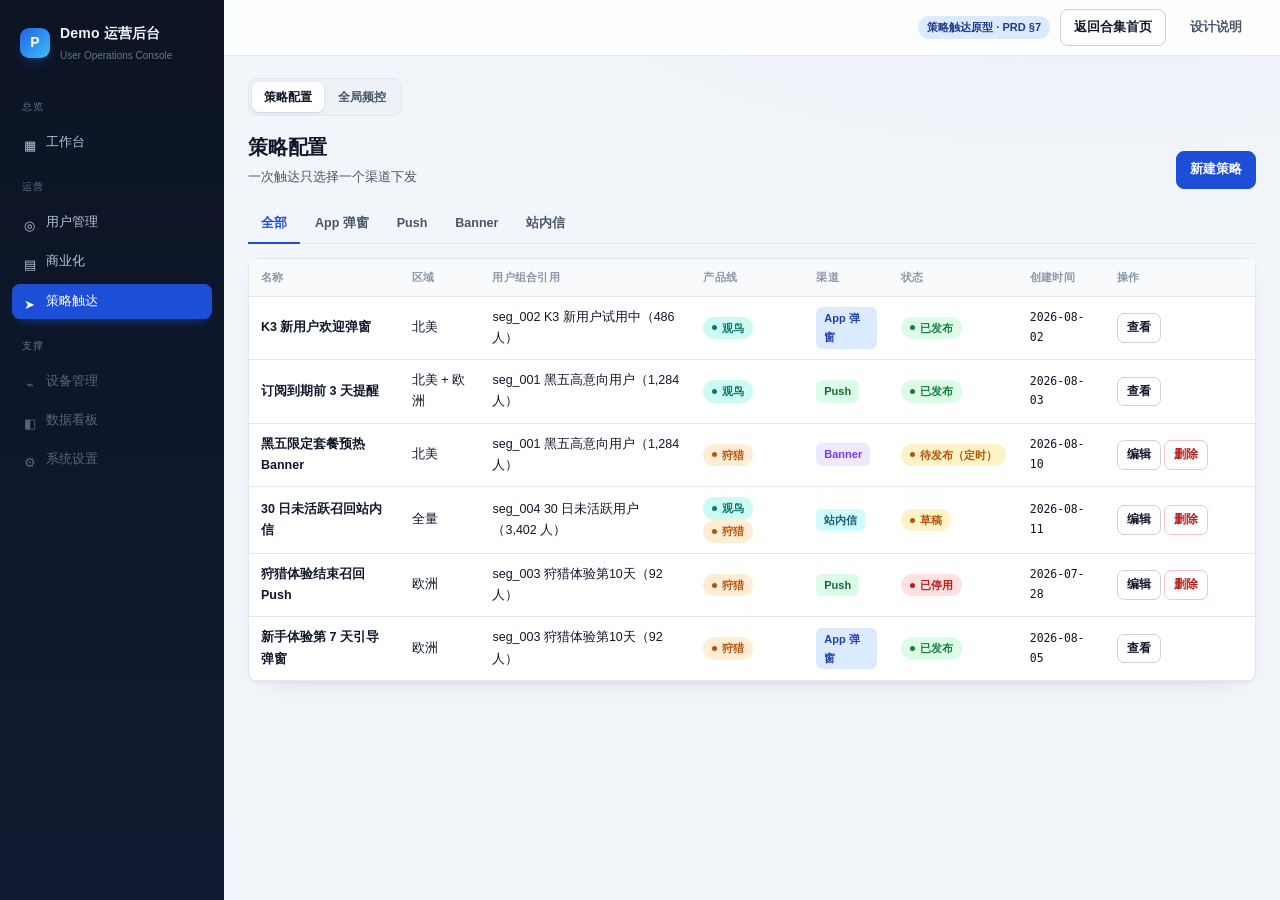
<file: prototype-strategy.html>
<!DOCTYPE html>
<html lang="zh">
<head>
<meta charset="utf-8">
<meta name="viewport" content="width=device-width, initial-scale=1">
<title>策略触达 · 可点击原型 · Demo 用户运营后台</title>
<link rel="icon" href="data:,">
<style>
/* ============================================================
   Demo 用户运营后台 · 设计 token 与组件样式 v0.1
   通用后台风：precision utility / 浅色、高信息密度、克制动效
   ============================================================ */
:root {
  --bg: #f2f5f9;
  --surface: #ffffff;
  --surface-2: #f8fafc;
  --surface-3: #eef2f7;
  --border: #e3e8ef;
  --border-strong: #c9d3df;
  --text: #0f172a;
  --text-2: #475569;
  --text-3: #8a97a8;
  --accent: #1d4ed8;
  --accent-hover: #1e40af;
  --accent-weak: #dbeafe;
  --accent-ink: #1e3a8a;
  --sidebar: #0c1424;
  --sidebar-2: #101b31;
  --sidebar-text: #b6c2d4;
  --sidebar-muted: #64748b;
  --success: #15803d;  --success-bg: #dcfce7;
  --warning: #b45309;  --warning-bg: #fef3c7;
  --danger:  #b91c1c;  --danger-bg: #fee2e2;
  --purple:  #6d28d9;  --purple-bg: #ede9fe;
  --cyan:    #0e7490;  --cyan-bg: #cffafe;
  --bird:    #0f766e;  --bird-bg: #ccfbf1;
  --hunt:    #b45309;  --hunt-bg: #ffedd5;
  --radius: 10px;
  --radius-sm: 7px;
  --shadow: 0 1px 2px rgba(15,23,42,.05), 0 10px 28px -18px rgba(15,23,42,.18);
  --mono: "SF Mono", ui-monospace, "Cascadia Code", "JetBrains Mono", Consolas, monospace;
  --sans: -apple-system, BlinkMacSystemFont,  "PingFang SC", "Microsoft YaHei", "Noto Sans SC", sans-serif;
}
* { box-sizing: border-box; }
[hidden] { display: none !important; }
html, body { margin: 0; padding: 0; }
body {
  font-family: var(--sans);
  font-size: 13px;
  line-height: 1.7;
  color: var(--text);
  background:
    radial-gradient(1200px 500px at 85% -10%, rgba(29,78,216,.045), transparent 60%),
    var(--bg);
  -webkit-font-smoothing: antialiased;
}
::selection { background: #bfdbfe; }

/* ---------- 应用骨架 ---------- */
.app { display: grid; grid-template-columns: 224px minmax(0,1fr); min-height: 100vh; }
.sidebar {
  background: linear-gradient(180deg, var(--sidebar) 0%, var(--sidebar-2) 100%);
  color: var(--sidebar-text);
  padding: 18px 12px;
  position: sticky; top: 0; height: 100vh;
  display: flex; flex-direction: column; gap: 4px;
}
.brand { display: flex; align-items: center; gap: 10px; padding: 4px 8px 16px; }
.brand-mark {
  width: 30px; height: 30px; border-radius: 9px;
  background: linear-gradient(135deg, #2563eb, #38bdf8);
  display: grid; place-items: center; color: #fff; font-weight: 800; font-size: 14px;
  box-shadow: 0 6px 14px -6px rgba(37,99,235,.6);
}
.brand-name { font-size: 14px; font-weight: 700; color: #f1f5f9; letter-spacing: .2px; }
.brand-sub { font-size: 10px; color: var(--sidebar-muted); margin-top: 1px; }
.nav-group { font-size: 10px; letter-spacing: .12em; color: var(--sidebar-muted); padding: 14px 10px 6px; text-transform: uppercase; }
.nav-item {
  display: flex; align-items: center; gap: 9px;
  padding: 7px 10px; border-radius: 8px; color: var(--sidebar-text);
  font-size: 12.5px; cursor: pointer; text-decoration: none;
}
.nav-item:hover { background: rgba(255,255,255,.06); color: #e2e8f0; }
.nav-item.active { background: var(--accent); color: #fff; box-shadow: 0 6px 14px -8px rgba(37,99,235,.8); }
.nav-item.soon { opacity: .45; cursor: not-allowed; }
.nav-ico { width: 15px; height: 15px; display: inline-grid; place-items: center; font-size: 13px; }
.nav-item.active .nav-ico, .nav-item:hover .nav-ico { opacity: 1; }

.main { min-width: 0; display: flex; flex-direction: column; }
.topbar {
  height: 56px; background: rgba(255,255,255,.86); backdrop-filter: blur(8px);
  border-bottom: 1px solid var(--border);
  display: flex; align-items: center; justify-content: space-between;
  padding: 0 24px; position: sticky; top: 0; z-index: 30;
}
.crumb { display: flex; align-items: center; gap: 8px; font-size: 12.5px; color: var(--text-3); }
.crumb b { color: var(--text); font-weight: 600; }
.top-actions { display: flex; align-items: center; gap: 10px; }
.content { padding: 22px 24px 48px; max-width: 1440px; width: 100%; margin: 0 auto; }

/* ---------- 通用组件 ---------- */
.page-head { display: flex; align-items: flex-end; justify-content: space-between; gap: 16px; margin-bottom: 16px; flex-wrap: wrap; }
.page-title { font-size: 20px; font-weight: 750; letter-spacing: -.2px; margin: 0; }
.page-desc { color: var(--text-2); font-size: 12.5px; margin-top: 3px; }
.prd-ref {
  display: inline-flex; align-items: center; gap: 5px;
  font-size: 11px; color: var(--accent-ink); background: var(--accent-weak);
  border-radius: 999px; padding: 2px 9px; font-weight: 600;
}
.card { background: var(--surface); border: 1px solid var(--border); border-radius: var(--radius); box-shadow: var(--shadow); }
.card + .card { margin-top: 14px; }
.card-pad { padding: 16px 18px; }
.card-title { font-size: 13.5px; font-weight: 700; margin: 0 0 2px; }
.card-sub { font-size: 11.5px; color: var(--text-3); }

.btn {
  display: inline-flex; align-items: center; justify-content: center; gap: 6px;
  border: 1px solid var(--border-strong); background: var(--surface); color: var(--text);
  font: inherit; font-size: 12.5px; font-weight: 600;
  border-radius: 8px; padding: 7px 13px; cursor: pointer; transition: .15s ease;
  text-decoration: none; white-space: nowrap;
}
.btn:hover { border-color: #9fb0c5; background: var(--surface-2); }
.btn:disabled { opacity: .45; cursor: not-allowed; }
.btn-primary { background: var(--accent); border-color: var(--accent); color: #fff; }
.btn-primary:hover { background: var(--accent-hover); border-color: var(--accent-hover); }
.btn-danger { color: var(--danger); border-color: #f4c4c4; }
.btn-danger:hover { background: var(--danger-bg); border-color: var(--danger); }
.btn-ghost { border-color: transparent; background: transparent; color: var(--text-2); }
.btn-ghost:hover { background: var(--surface-3); color: var(--text); }
.btn-sm { padding: 4px 9px; font-size: 11.5px; border-radius: 7px; }

.icon-btn { width: 28px; height: 28px; display: inline-grid; place-items: center; border-radius: 7px; border: 1px solid var(--border); background: var(--surface); cursor: pointer; color: var(--text-2); }
.icon-btn:hover { background: var(--surface-2); color: var(--text); }

/* segmented tabs */
.seg { display: inline-flex; background: var(--surface-3); border: 1px solid var(--border); border-radius: 9px; padding: 3px; gap: 2px; }
.seg button {
  border: 0; background: transparent; font: inherit; font-size: 12px; font-weight: 600;
  color: var(--text-2); padding: 5px 12px; border-radius: 7px; cursor: pointer;
}
.seg button.on { background: var(--surface); color: var(--text); box-shadow: 0 1px 3px rgba(15,23,42,.14); }

/* filters */
.filters { display: grid; gap: 12px; }
.filter-row { display: flex; flex-wrap: wrap; gap: 12px; align-items: flex-end; }
.field { display: flex; flex-direction: column; gap: 4px; min-width: 130px; }
.field.wide { min-width: 210px; }
.field label { font-size: 11px; color: var(--text-2); font-weight: 600; }
.input, select.input, textarea.input {
  font: inherit; font-size: 12.5px; color: var(--text);
  border: 1px solid var(--border-strong); border-radius: 8px; padding: 6px 9px;
  background: var(--surface); outline: none; transition: border .15s, box-shadow .15s;
}
.input:focus { border-color: var(--accent); box-shadow: 0 0 0 3px rgba(29,78,216,.12); }
select.input { cursor: pointer; }
.chips { display: flex; flex-wrap: wrap; gap: 6px; }
.chip {
  border: 1px solid var(--border-strong); background: var(--surface); color: var(--text-2);
  font-size: 11.5px; border-radius: 999px; padding: 3px 10px; cursor: pointer; user-select: none;
}
.chip.on { border-color: var(--accent); background: var(--accent-weak); color: var(--accent-ink); font-weight: 600; }

/* table */
.tbl-wrap { overflow-x: auto; }
table.tbl { width: 100%; border-collapse: collapse; font-size: 12.5px; }
.tbl th {
  text-align: left; font-size: 11px; font-weight: 650; color: var(--text-3);
  background: var(--surface-2); border-bottom: 1px solid var(--border);
  padding: 9px 12px; white-space: nowrap; letter-spacing: .02em;
}
.tbl td { padding: 10px 12px; border-bottom: 1px solid var(--border); vertical-align: middle; }
.tbl tbody tr { transition: background .12s; }
.tbl tbody tr:hover { background: #f7faff; }
.tbl tbody tr.selected { background: #eef4ff; }
.tbl .rowlink { cursor: pointer; }
.mono { font-family: var(--mono); font-size: 11.5px; letter-spacing: -.1px; }
.cell-main { font-weight: 600; color: var(--text); }
.cell-sub { font-size: 11px; color: var(--text-3); margin-top: 1px; }
.tbl-footer { display: flex; align-items: center; justify-content: space-between; padding: 10px 14px; color: var(--text-3); font-size: 11.5px; }
.pager { display: flex; align-items: center; gap: 5px; }
.pager button { min-width: 26px; height: 26px; border-radius: 6px; border: 1px solid var(--border); background: var(--surface); font: inherit; font-size: 11.5px; cursor: pointer; color: var(--text-2); }
.pager button.on { background: var(--accent); border-color: var(--accent); color: #fff; }
.pager button:disabled { opacity: .4; cursor: not-allowed; }

/* badges & tags */
.badge { display: inline-flex; align-items: center; gap: 5px; border-radius: 999px; font-size: 11px; font-weight: 650; padding: 2px 9px; white-space: nowrap; }
.badge::before { content: ""; width: 5px; height: 5px; border-radius: 50%; background: currentColor; }
.badge.bird { color: var(--bird); background: var(--bird-bg); }
.badge.hunt { color: var(--hunt); background: var(--hunt-bg); }
.badge.ok   { color: var(--success); background: var(--success-bg); }
.badge.warn { color: var(--warning); background: var(--warning-bg); }
.badge.bad  { color: var(--danger); background: var(--danger-bg); }
.badge.info { color: var(--cyan); background: var(--cyan-bg); }
.badge.neutral { color: var(--text-2); background: var(--surface-3); }
.badge.plain::before { display: none; }
.tag { display: inline-flex; align-items: center; gap: 4px; border-radius: 6px; font-size: 11px; font-weight: 600; padding: 2px 8px; }
.tag.blue { color: #1e40af; background: #dbeafe; }
.tag.green { color: #166534; background: #dcfce7; }
.tag.orange { color: #9a3412; background: #ffedd5; }
.tag.purple { color: #5b21b6; background: #ede9fe; }
.tag.cyan { color: #155e75; background: #cffafe; }
.tag.gray { color: #475569; background: #e2e8f0; }
.tag.amber { color: #92400e; background: #fef3c7; }
.tag-row { display: flex; flex-wrap: wrap; gap: 5px; }

/* batch bar */
.batchbar {
  position: sticky; bottom: 14px; margin: 12px auto 0; width: fit-content; max-width: calc(100% - 40px);
  background: #0f172a; color: #e2e8f0; border-radius: 12px; box-shadow: 0 18px 40px -12px rgba(15,23,42,.45);
  display: flex; align-items: center; gap: 14px; padding: 9px 14px; font-size: 12.5px; z-index: 20;
}
.batchbar b { color: #fff; }

/* modal & drawer */
.overlay { position: fixed; inset: 0; background: rgba(15,23,42,.4); z-index: 60; display: grid; place-items: center; }
.modal { width: min(520px, calc(100vw - 40px)); background: var(--surface); border-radius: 14px; box-shadow: 0 24px 60px -18px rgba(15,23,42,.4); overflow: hidden; }
.modal-head { padding: 16px 18px 0; display: flex; justify-content: space-between; align-items: center; }
.modal-body { padding: 14px 18px 18px; }
.modal-foot { padding: 12px 18px; border-top: 1px solid var(--border); display: flex; justify-content: flex-end; gap: 8px; background: var(--surface-2); }
.drawer { position: fixed; top: 0; right: 0; bottom: 0; width: min(400px, 90vw); background: var(--surface); z-index: 70; box-shadow: -18px 0 50px -20px rgba(15,23,42,.35); display: flex; flex-direction: column; }
.drawer-head { padding: 16px 18px; border-bottom: 1px solid var(--border); display: flex; justify-content: space-between; align-items: center; }
.drawer-body { padding: 16px 18px; overflow: auto; flex: 1; }
.drawer-foot { padding: 12px 18px; border-top: 1px solid var(--border); display: flex; gap: 8px; justify-content: flex-end; }

/* toast */
.toast {
  position: fixed; bottom: 24px; left: 50%; transform: translateX(-50%) translateY(16px);
  background: #0f172a; color: #fff; padding: 9px 16px; border-radius: 10px; font-size: 12.5px;
  box-shadow: 0 14px 34px -12px rgba(15,23,42,.5); opacity: 0; pointer-events: none; transition: .25s ease; z-index: 90;
}
.toast.show { opacity: 1; transform: translateX(-50%) translateY(0); }

/* tabs (页面内切换) */
.ptabs { display: flex; gap: 2px; border-bottom: 1px solid var(--border); margin-bottom: 14px; }
.ptabs button { border: 0; background: none; font: inherit; font-size: 12.5px; font-weight: 600; color: var(--text-2); padding: 8px 13px; cursor: pointer; border-bottom: 2px solid transparent; margin-bottom: -1px; }
.ptabs button.on { color: var(--accent); border-bottom-color: var(--accent); }

/* 3-pane editor */
.editor-grid { display: grid; grid-template-columns: 264px minmax(0,1fr) 300px; gap: 14px; align-items: start; }
.pane { background: var(--surface); border: 1px solid var(--border); border-radius: var(--radius); box-shadow: var(--shadow); }
.pane-head { padding: 12px 14px; border-bottom: 1px solid var(--border); display: flex; align-items: center; justify-content: space-between; }
.pane-head h3 { margin: 0; font-size: 13px; font-weight: 700; }
.pane-body { padding: 12px 14px; }

.cond-row {
  border: 1px solid var(--border); border-radius: 9px; padding: 10px; margin-bottom: 8px; background: var(--surface-2);
  display: grid; grid-template-columns: 52px 1fr 1fr 1fr 22px; gap: 7px; align-items: center;
}
.cond-row select { font-size: 11.5px; padding: 5px 6px; }
.cond-andor { font-size: 10.5px; font-weight: 700; color: var(--accent-ink); background: var(--accent-weak); border-radius: 6px; padding: 3px 0; text-align: center; border: 0; cursor: pointer; }
.cond-remove { border: 0; background: none; color: var(--text-3); cursor: pointer; font-size: 15px; }

.steps { display: flex; align-items: center; gap: 8px; font-size: 11.5px; color: var(--text-3); }
.steps .step { display: flex; align-items: center; gap: 6px; }
.steps .num { width: 18px; height: 18px; border-radius: 50%; background: var(--surface-3); display: grid; place-items: center; font-size: 10.5px; font-weight: 700; }
.steps .step.on { color: var(--accent-ink); font-weight: 700; }
.steps .step.on .num { background: var(--accent); color: #fff; }
.steps .bar { width: 26px; height: 1px; background: var(--border-strong); }

.hitcard { display: flex; align-items: center; gap: 12px; padding: 12px 14px; border-bottom: 1px solid var(--border); background: linear-gradient(90deg, #eff6ff, transparent); }
.hitcard .num { font-size: 26px; font-weight: 800; letter-spacing: -.5px; color: var(--accent); font-variant-numeric: tabular-nums; }
.hitcard .lab { font-size: 11.5px; color: var(--text-2); }

.check { width: 15px; height: 15px; accent-color: var(--accent); cursor: pointer; }

.note { font-size: 11px; color: var(--text-3); background: var(--surface-3); border-radius: 8px; padding: 7px 9px; margin-top: 8px; line-height: 1.55; }
.wizard { max-width: 980px; margin: 0 auto; }
.wizard-step { display: none; }
.wizard-step.on { display: block; }
.wizard-nav { display: flex; justify-content: space-between; align-items: center; margin-top: 16px; }
.radio-card { border: 1px solid var(--border); border-radius: 9px; padding: 10px 12px; cursor: pointer; display: flex; gap: 9px; align-items: flex-start; }
.radio-card.on { border-color: var(--accent); background: #f5f8ff; }
.radio-card input { margin-top: 3px; accent-color: var(--accent); }

/* 画廊 */
.gallery-grid { display: grid; grid-template-columns: repeat(auto-fill, minmax(420px, 1fr)); gap: 18px; }
.gallery-card { border: 1px solid var(--border); border-radius: 14px; background: var(--surface); box-shadow: var(--shadow); overflow: hidden; }
.gallery-card iframe { width: 100%; height: 540px; border: 0; background: #fff; }
.gallery-meta { padding: 12px 14px; display: flex; justify-content: space-between; align-items: center; gap: 10px; }
.gallery-meta h3 { margin: 0; font-size: 13.5px; }
.gallery-meta p { margin: 2px 0 0; font-size: 11.5px; color: var(--text-3); }

/* 说明抽屉 */
.rule-list { margin: 0; padding-left: 16px; font-size: 12px; color: var(--text-2); line-height: 1.8; }
.rule-list li + li { margin-top: 4px; }
.kv { display: grid; grid-template-columns: 78px 1fr; gap: 4px 10px; font-size: 12px; }
.kv dt { color: var(--text-3); }
.kv dd { margin: 0; color: var(--text); }

@media (max-width: 1180px) {
  .editor-grid { grid-template-columns: 1fr; }
  .cond-row { grid-template-columns: 52px 1fr 1fr 1fr 22px; }
}
@media (max-width: 900px) {
  .app { grid-template-columns: 64px minmax(0,1fr); }
  .sidebar { padding: 12px 8px; }
  .brand-name, .brand-sub, .nav-group, .nav-item span { display: none; }
  .nav-item { justify-content: center; }
  .content { padding: 16px 14px 48px; }
}

</style>
<style>
  .view { display:none; } .view.on { display:block; }
  .crumb a { color:var(--text-3); text-decoration:none; } .crumb a:hover { color:var(--accent); }
  .wizard-step { display:none; } .wizard-step.on { display:block; }
  .wizard-nav { display:flex; justify-content:space-between; margin-top:16px; }
  .ch-tag { display:inline-flex; gap:5px; align-items:center; font-size:11px; font-weight:650; border-radius:6px; padding:2px 8px; }
  .ch-pop { color:#1e40af; background:#dbeafe; } .ch-push { color:#166534; background:#dcfce7; }
  .ch-banner { color:#7c3aed; background:#ede9fe; } .ch-inbox { color:#155e75; background:#cffafe; }
  .lang-row { display:flex; gap:10px; align-items:center; margin-bottom:10px; }
  .lang-row .lang { width:64px; font-size:11.5px; font-weight:700; color:var(--text-2); }
  .ch-preview { border:1px solid var(--border); border-radius:10px; background:#fff; padding:14px; min-height:130px; display:grid; place-items:center; color:var(--text-3); font-size:12px; }
  .pop-card { width:100%; max-width:360px; border:1px solid var(--border-strong); border-radius:12px; box-shadow:var(--shadow); padding:16px; background:var(--surface); color:var(--text); text-align:left; }
  .push-line { width:100%; background:var(--surface-3); border-radius:8px; padding:10px 12px; color:var(--text); text-align:left; }
  .banner-line { width:100%; background:linear-gradient(90deg,#1d4ed8,#38bdf8); color:#fff; border-radius:10px; padding:18px; text-align:left; }
  .inbox-line { width:100%; border:1px solid var(--border); border-radius:8px; padding:10px 12px; text-align:left; }
  .warn-inline { display:flex; gap:8px; align-items:flex-start; background:var(--warning-bg); color:#92400e; border:1px solid #fde68a; border-radius:8px; padding:8px 10px; font-size:11.5px; margin-top:10px; }
  .cfg-sec { border:1px solid var(--border); border-radius:10px; padding:12px 14px; margin-top:10px; }
  .cfg-sec h4 { margin:0 0 10px; font-size:12.5px; color:var(--accent-ink); }
  .cfg-grid { display:grid; grid-template-columns:1fr 1fr; gap:10px; }
  .cfg-grid .full { grid-column:1/-1; }
  .btn-fields { display:grid; grid-template-columns:1fr 1fr; gap:10px; margin-top:10px; }
  .rule-card { display:flex; gap:14px; align-items:flex-start; padding:16px 18px; }
  .rule-card + .rule-card { border-top:1px solid var(--border); }
  .prio-item { display:flex; align-items:center; gap:10px; background:var(--surface-2); border:1px solid var(--border); border-radius:8px; padding:8px 10px; font-size:12.5px; margin-bottom:6px; }
</style>
</head>
<body>
<div class="app">
  <aside class="sidebar">
    <div class="brand"><div class="brand-mark">P</div><div><div class="brand-name">Demo 运营后台</div><div class="brand-sub">User Operations Console</div></div></div>
    <div class="nav-group">总览</div>
    <a class="nav-item" href="#"><span class="nav-ico">▦</span><span>工作台</span></a>
    <div class="nav-group">运营</div>
    <a class="nav-item" href="#"><span class="nav-ico">◎</span><span>用户管理</span></a>
    <a class="nav-item" href="#"><span class="nav-ico">▤</span><span>商业化</span></a>
    <a class="nav-item active" href="#strategies"><span class="nav-ico">➤</span><span>策略触达</span></a>
    <div class="nav-group">支撑</div>
    <a class="nav-item soon" href="#"><span class="nav-ico">⌁</span><span>设备管理</span></a>
    <a class="nav-item soon" href="#"><span class="nav-ico">◧</span><span>数据看板</span></a>
    <a class="nav-item soon" href="#"><span class="nav-ico">⚙</span><span>系统设置</span></a>
  </aside>

  <main class="main">
    <header class="topbar">
      <div class="crumb" id="crumb"></div>
      <div class="top-actions"><span class="prd-ref">策略触达原型 · PRD §7</span><a class="btn" href="index.html">返回合集首页</a><button class="btn btn-ghost" id="btn-note">设计说明</button></div>
    </header>

    <div class="content">
      <div class="seg" id="st-tabs" style="margin-bottom:14px">
        <button class="on" data-view="strategies">策略配置</button>
        <button data-view="freq">全局频控</button>
      </div>

      <!-- 策略列表 -->
      <section class="view on" id="view-strategies">
        <div class="page-head">
          <div><h1 class="page-title">策略配置</h1><div class="page-desc">一次触达只选择一个渠道下发</div></div>
          <div class="top-actions"><button class="btn btn-primary" id="btn-new">新建策略</button></div>
        </div>
        <div class="ptabs" id="ch-tabs">
          <button class="on" data-ch="all">全部</button><button data-ch="pop">App 弹窗</button><button data-ch="push">Push</button><button data-ch="banner">Banner</button><button data-ch="inbox">站内信</button>
        </div>
        <section class="card"><div class="tbl-wrap"><table class="tbl">
          <thead><tr><th>名称</th><th>区域</th><th>用户组合引用</th><th>产品线</th><th>渠道</th><th>状态</th><th>创建时间</th><th style="width:150px">操作</th></tr></thead>
          <tbody id="str-rows"></tbody>
        </table></div></section>
      </section>

      <!-- 策略编辑器 -->
      <section class="view" id="view-editor">
        <div class="wizard">
          <div class="page-head">
            <div><h1 class="page-title">策略编辑器</h1><div class="page-desc">第一步选渠道，第二步按渠道差异化配置内容与文案</div></div>
            <div class="steps" id="wsteps" style="flex-wrap:wrap">
              <span class="step on" data-step="0"><span class="num">1</span>基础信息</span><span class="bar"></span>
              <span class="step" data-step="1"><span class="num">2</span>内容与文案</span><span class="bar"></span>
              <span class="step" data-step="2"><span class="num">3</span>人群</span><span class="bar"></span>
              <span class="step" data-step="3"><span class="num">4</span>触发方式</span><span class="bar"></span>
              <span class="step" data-step="4"><span class="num">5</span>频控</span><span class="bar"></span>
              <span class="step" data-step="5"><span class="num">6</span>预览与发布</span>
            </div>
          </div>
          <section class="card card-pad wizard-step on" data-wstep="0">
            <h3 style="margin:0 0 10px">基础信息</h3>
            <div class="field" style="margin-bottom:12px"><label>策略名称 *</label><input class="input" id="s-name" placeholder="如：新手体验第 7 天引导弹窗"></div>
            <div class="field" style="margin-bottom:12px"><label>产品线</label>
              <div style="display:flex;gap:10px">
                <label class="radio-card on" style="flex:1"><input type="radio" name="s-line" value="bird" checked><span><b>观鸟线</b><br><span class="card-sub">K3 · 账号级</span></span></label>
                <label class="radio-card" style="flex:1"><input type="radio" name="s-line" value="hunt"><span><b>狩猎线</b><br><span class="card-sub">TL300 · 设备级</span></span></label>
              </div>
            </div>
            <div class="field" style="margin-bottom:12px"><label>渠道（一次触达仅选择一个渠道）</label>
              <div style="display:flex;gap:8px">
                <label class="radio-card on" style="flex:1"><input type="radio" name="s-ch" value="pop" checked><span><b>App 弹窗</b></span></label>
                <label class="radio-card" style="flex:1"><input type="radio" name="s-ch" value="push"><span><b>Push</b></span></label>
                <label class="radio-card" style="flex:1"><input type="radio" name="s-ch" value="banner"><span><b>Banner</b></span></label>
                <label class="radio-card" style="flex:1"><input type="radio" name="s-ch" value="inbox"><span><b>站内信</b></span></label>
              </div>
            </div>
            <div class="chips"><span class="chip on">北美</span><span class="chip">欧洲</span><span class="chip">全量</span></div>
          </section>
          <section class="card card-pad wizard-step" data-wstep="1">
            <h3 style="margin:0 0 10px">内容与文案</h3>
            <div style="display:grid;grid-template-columns:1fr 1fr;gap:14px;align-items:stretch">
              <div>
                <h4 style="margin:0 0 10px;font-size:12.5px;color:var(--text-2)">多语言文案</h4>
                <div class="lang-row"><span class="lang">EN（必填）</span><input class="input" id="txt-en" style="flex:1" value="Your 7-day trial is halfway! Upgrade to the higher plan and keep every moment."></div>
                <div class="lang-row"><span class="lang">DE</span><input class="input" id="txt-de" style="flex:1" placeholder="未配置则回退英语"></div>
                <div class="lang-row"><span class="lang">FR</span><input class="input" id="txt-fr" style="flex:1" placeholder="未配置则回退英语"></div>
                <div class="field" style="margin-bottom:10px"><label>配图</label><button class="btn">上传图片</button></div>
                <div class="field"><label>跳转链接</label><input class="input" id="txt-link" value="demoapp://upgrade"></div>
              </div>
              <div>
                <div id="ch-name-box"></div>
                <div id="cfg-pop" class="cfg-sec">
                  <h4>App 弹窗</h4>
                  <div class="cfg-grid">
                    <div class="field"><label>弹窗位置</label><select class="input" id="pop-pos"><option>居中弹窗</option><option>全屏</option><option>底部浮层</option></select></div>
                    <div class="field"><label>按钮类型</label><select class="input" id="pop-btns"><option>主次按钮</option><option>单按钮</option><option>无按钮</option></select></div>
                  </div>
                  <div class="btn-fields" id="pop-main-wrap">
                    <div class="field"><label>主按钮文案 *</label><input class="input" id="pop-main" value="查看升级权益"></div>
                    <div class="field" id="pop-sec-wrap"><label>次按钮文案</label><input class="input" id="pop-sec" value="稍后再说"></div>
                  </div>
                  <div class="note" id="pop-none-note" hidden>无按钮模式：仅展示内容与关闭入口。</div>
                </div>
                <div id="cfg-push" class="cfg-sec" hidden>
                  <h4>Push</h4>
                  <div class="cfg-grid">
                    <div class="field full"><label>Push 标题 *</label><input class="input" id="push-title" value="试用过半，别错过升级"></div>
                    <div class="field full"><label>Push 正文 *</label><input class="input" id="push-body" value="解锁无限 2.3K 原彩传输与云端识别"></div>
                    <div class="field full"><label>点击跳转页</label><input class="input" id="push-link" value="demoapp://upgrade"></div>
                    <div class="field full"><label>角标规则</label><select class="input" id="push-badge"><option>不更新角标</option><option>消息计数 +1</option></select></div>
                  </div>
                </div>
                <div id="cfg-banner" class="cfg-sec" hidden>
                  <h4>Banner</h4>
                  <div class="cfg-grid">
                    <div class="field"><label>投放位置</label><select class="input" id="bnr-pos"><option>首页</option><option>探索 Tab（依赖产品架构）</option></select></div>
                    <div class="field"><label>轮播排序</label><input class="input" id="bnr-order" value="2"></div>
                    <div class="field"><label>上架时间</label><input class="input" id="bnr-on" type="date" value="2026-11-18"></div>
                    <div class="field"><label>下架时间</label><input class="input" id="bnr-off" type="date" value="2026-11-30"></div>
                  </div>
                </div>
                <div id="cfg-inbox" class="cfg-sec" hidden>
                  <h4>站内信</h4>
                  <div class="cfg-grid">
                    <div class="field full"><label>消息中心文案 *</label><input class="input" id="inbox-text" value="试用过半，升级解锁全部功能"></div>
                    <div class="field full"><label>已读逻辑</label><select class="input" id="inbox-read"><option>点击即已读</option><option>打开消息中心已读</option></select></div>
                  </div>
                </div>
              </div>
            </div>
          </section>
          <section class="card card-pad wizard-step" data-wstep="2">
            <h3 style="margin:0 0 10px">人群</h3>
            <div class="field" style="margin-bottom:12px"><label>引用用户分组 / 全量</label><select class="input" id="s-seg"><option>seg_003 狩猎体验第10天 · 92 人</option><option>seg_002 K3 新用户试用中 · 486 人</option><option>全量用户</option></select></div>
            <div class="hitcard" style="border:1px solid var(--border);border-radius:9px;max-width:420px"><div><div class="num" id="s-hit">92</div></div><div><div class="lab">触达人数预览</div><div class="card-sub">受全局频控与免打扰约束</div></div></div>
          </section>
          <!-- 4 触发方式 -->
          <section class="card card-pad wizard-step" data-wstep="3">
            <h3 style="margin:0 0 10px">触发方式</h3>
            <div class="field" style="margin-bottom:12px"><label>触发方式</label>
              <div style="display:flex;gap:10px">
                <label class="radio-card on" style="flex:1"><input type="radio" name="s-trig" value="event" checked><span><b>事件触发</b><br><span class="card-sub">打开 App / 进入指定页 / 到期前等</span></span></label>
                <label class="radio-card" style="flex:1"><input type="radio" name="s-trig" value="sched"><span><b>定时触发</b><br><span class="card-sub">指定时间点 / 时间段</span></span></label>
                <label class="radio-card" style="flex:1"><input type="radio" name="s-trig" value="cycle"><span><b>周期触发</b><br><span class="card-sub">每天 / 每周 / 每月</span></span></label>
              </div>
            </div>

            <div id="trig-event">
              <div class="field" style="margin-bottom:12px"><label>事件</label>
                <select class="input" id="ev-type" style="max-width:340px">
                  <option value="open">打开 App</option>
                  <option value="page">进入指定页</option>
                  <option value="bind">绑定设备成功</option>
                  <option value="expire">订阅到期前 N 天</option>
                  <option value="trial">新手体验第 N 天</option>
                </select>
              </div>
              <div id="ev-page" class="field" style="margin-bottom:12px" hidden><label>指定页面</label>
                <select class="input" style="max-width:340px"><option>Home Tab</option><option>Gallery Tab</option><option>AI Tab</option><option>Explore Tab</option><option>Me Tab</option><option>My Plan</option></select>
              </div>
              <div id="ev-open" class="field" style="margin-bottom:12px" hidden><label>打开时机</label>
                <select class="input" style="max-width:340px"><option>每次打开 App</option><option>仅每次会话首次打开</option></select>
              </div>
              <div id="ev-days" class="field" style="margin-bottom:12px" hidden><label id="ev-days-label">参数</label>
                <div style="display:flex;gap:8px;align-items:center"><input class="input" id="ev-days-num" style="width:90px" value="3"> <span id="ev-days-unit">天</span></div>
              </div>
              <div id="ev-bind" class="note" hidden>绑定设备成功后触发，无额外参数。</div>
            </div>

            <div id="trig-sched" hidden>
              <div class="field" style="margin-bottom:12px"><label>定时方式</label>
                <select class="input" id="sched-mode" style="max-width:340px"><option>单次定时</option><option>时间段</option></select>
              </div>
              <div id="sched-single" class="field" style="margin-bottom:12px"><label>具体时间（用户本地时区）</label><input class="input" id="sched-dt" type="datetime-local" value="2026-11-18T10:00" style="max-width:340px"></div>
              <div id="sched-range" hidden>
                <div style="display:grid;grid-template-columns:1fr 1fr;gap:10px;max-width:500px">
                  <div class="field"><label>开始日期</label><input class="input" id="sched-from" type="date" value="2026-11-18"></div>
                  <div class="field"><label>结束日期</label><input class="input" id="sched-to" type="date" value="2026-11-30"></div>
                  <div class="field"><label>每日触发时间</label><input class="input" id="sched-time" type="time" value="10:00"></div>
                </div>
              </div>
              <div class="note">按用户本地时区计算；落在免打扰时段（22:00-06:00）自动顺延。</div>
            </div>

            <div id="trig-cycle" hidden>
              <div class="field" style="margin-bottom:12px"><label>周期频率</label>
                <select class="input" id="cyc-freq" style="max-width:340px"><option>每天</option><option>每周</option><option>每月</option></select>
              </div>
              <div id="cyc-day" class="field" style="margin-bottom:12px"><label>触发时间</label><input class="input" type="time" value="10:00" style="max-width:160px"></div>
              <div id="cyc-week" class="field" style="margin-bottom:12px" hidden><label>星期几（可多选）</label>
                <div class="chips" style="margin-top:5px"><span class="chip on">周一</span><span class="chip">周二</span><span class="chip">周三</span><span class="chip">周四</span><span class="chip">周五</span><span class="chip">周六</span><span class="chip">周日</span></div>
                <div style="margin-top:8px">触发时间 <input class="input" type="time" value="10:00" style="width:140px"></div>
              </div>
              <div id="cyc-month" class="field" style="margin-bottom:12px" hidden><label>每月日期</label>
                <div style="display:flex;gap:8px;align-items:center"><input class="input" type="text" style="width:90px" value="1"> 号 · 触发时间 <input class="input" type="time" value="10:00" style="width:140px"></div>
              </div>
              <div class="note">周期按用户本地时区计算；落在免打扰时段自动顺延。</div>
            </div>
          </section>          <section class="card card-pad wizard-step" data-wstep="4">
            <h3 style="margin:0 0 10px">频控</h3>
            <div style="display:grid;grid-template-columns:repeat(3,1fr);gap:12px;max-width:640px">
              <div class="field"><label>每人限触达次数</label><input class="input" id="s-limit" value="1"> 次 / 策略</div>
              <div class="field"><label>两次触达冷却</label><input class="input" value="7"> 天</div>
              <div class="field"><label>策略有效期</label><input class="input" value="30"> 天</div>
            </div>
            <div id="freq-warn"></div>
          </section>
          <section class="card card-pad wizard-step" data-wstep="5">
            <h3 style="margin:0 0 10px">预览与发布</h3>
            <div style="display:grid;grid-template-columns:1fr 1fr;gap:14px;align-items:start">
              <div><div class="field" style="margin-bottom:12px"><label>预览语言</label><select class="input"><option>EN</option><option>DE（回退英语）</option></select></div><div class="card-sub" style="margin-bottom:6px">预览效果</div>
                <div class="ch-preview" id="s-preview"></div></div>
              <div>
                <div style="border:1px solid var(--border);border-radius:10px;padding:14px 16px">
                  <div style="display:flex;justify-content:space-between;align-items:center;margin-bottom:4px"><b style="font-size:13px">发布确认</b><span class="card-sub">确认后直接发布，操作留日志</span></div>
                <div class="sum-row"><span>策略</span><b id="sum-name">—</b></div>
                <div class="sum-row"><span>渠道</span><b id="sum-ch">App 弹窗</b></div>
                <div class="sum-row"><span>触发方式</span><b id="sum-trig">—</b></div>
                <div class="sum-row"><span>人群</span><b>seg_003 · 92 人</b></div>
                  <div class="sum-row"><span>频控</span><b>每人 1 次 · 冷却 7 天</b></div>
                </div>
              </div>
            </div>
          </section>
          <div class="wizard-nav"><button class="btn" id="btn-prev" disabled>上一步</button><div style="display:flex;gap:8px"><button class="btn" id="btn-draft">存草稿</button><button class="btn btn-primary" id="btn-next">下一步</button><button class="btn btn-primary" id="btn-pub" hidden>发布策略</button></div></div>
        </div>
      </section>

      <!-- 全局频控 -->
      <section class="view" id="view-freq">
        <div class="page-head"><div><h1 class="page-title">全局频控</h1><div class="page-desc">策略发布时统一校验；保存即生效并留日志</div></div><button class="btn btn-primary" id="freq-save">保存配置</button></div>
        <section class="card">
          <div class="rule-card"><div class="rule-body"><h3>跨渠道触达总上限</h3><p>每用户每日全渠道触达上限。</p><div style="display:flex;align-items:center;gap:8px;margin-top:8px">每用户每日 <input class="input" id="freq-limit" style="width:80px" value="5"> 次</div></div></div>
          <div class="rule-card"><div class="rule-body"><h3>渠道优先级</h3><div class="prio-item"><b>续费提醒</b><span class="card-sub">最高</span></div><div class="prio-item"><b>活动通知</b></div><div class="prio-item"><b>促销</b><span class="card-sub">最低</span></div></div></div>
          <div class="rule-card"><div class="rule-body"><h3>互斥规则</h3><div style="display:flex;flex-direction:column;gap:8px;margin-top:8px"><label class="switch" style="display:inline-flex;gap:8px;align-items:center"><input type="checkbox" checked> 订阅中用户不弹促销弹窗</label><label class="switch" style="display:inline-flex;gap:8px;align-items:center"><input type="checkbox" checked> 当天已弹窗则不 Push 同类内容</label></div></div></div>
          <div class="rule-card"><div class="rule-body"><h3>免打扰时段</h3><p>按用户本地时区；定时触达自动顺延。</p><div style="display:flex;align-items:center;gap:8px;margin-top:8px"><input class="input" style="width:110px" type="time" value="22:00"> 至 <input class="input" style="width:110px" type="time" value="06:00"></div></div></div>
        </section>
      </section>
    </div>
  </main>
</div>

<div class="overlay" id="confirm-modal" hidden>
  <div class="modal"><div class="modal-head"><h3 style="margin:0" id="cm-title">确认操作</h3><button class="icon-btn" data-close>✕</button></div>
    <div class="modal-body" id="cm-body">—</div>
    <div class="modal-foot"><button class="btn" data-close>取消</button><button class="btn btn-primary" id="cm-ok">确认</button></div>
  </div>
</div>
<div class="drawer" id="note-drawer" hidden>
  <div class="drawer-head"><h3 style="margin:0">设计说明</h3><button class="icon-btn" data-close>✕</button></div>
  <div class="drawer-body"><ul class="rule-list">
    <li>列表字段：名称、区域、用户组合引用、产品线、渠道、状态（草稿/待发布（定时）/已发布/已停用）、创建时间。</li>
    <li>操作规则：已发布＝查看；草稿/待发布（定时）/已停用＝编辑＋删除。</li>
    <li>第一步：基础信息，渠道选择（App 弹窗 / Push / Banner / 站内信），一次只选一个渠道。</li>
    <li>第二步：内容与文案＝多语言文案 + 渠道差异化配置（弹窗位置/按钮类型联动按钮文案；Push 标题正文角标；Banner 位置排序时间；站内信文案已读）。</li>
    <li>后续：人群（人数预览）→ 触发方式 → 频控（策略级不得宽于全局）→ 预览与发布。</li>
    <li>全局频控：≤5 次/日、优先级、互斥、免打扰 22:00-06:00（本地时区）。</li>
  </ul></div>
</div>
<div class="toast" id="toast"></div>

<script>
const $ = s => document.querySelector(s);
const CRUMBS = { strategies:'策略触达 ／ <b>策略配置</b>', editor:'策略触达 ／ <a href="#strategies">策略配置</a> ／ <b>策略编辑器</b>', freq:'策略触达 ／ <b>全局频控</b>' };
let STRS = [
  { id:1, name:'K3 新用户欢迎弹窗', region:'北美', seg:'seg_002 K3 新用户试用中（486 人）', line:'bird', ch:'pop', status:'已发布', created:'2026-08-02' },
  { id:2, name:'订阅到期前 3 天提醒', region:'北美 + 欧洲', seg:'seg_001 黑五高意向用户（1,284 人）', line:'bird', ch:'push', status:'已发布', created:'2026-08-03' },
  { id:3, name:'黑五限定套餐预热 Banner', region:'北美', seg:'seg_001 黑五高意向用户（1,284 人）', line:'hunt', ch:'banner', status:'待发布（定时）', created:'2026-08-10' },
  { id:4, name:'30 日未活跃召回站内信', region:'全量', seg:'seg_004 30 日未活跃用户（3,402 人）', line:'both', ch:'inbox', status:'草稿', created:'2026-08-11' },
  { id:5, name:'狩猎体验结束召回 Push', region:'欧洲', seg:'seg_003 狩猎体验第10天（92 人）', line:'hunt', ch:'push', status:'已停用', created:'2026-07-28' },
  { id:6, name:'新手体验第 7 天引导弹窗', region:'欧洲', seg:'seg_003 狩猎体验第10天（92 人）', line:'hunt', ch:'pop', status:'已发布', created:'2026-08-05' }
];
let chFilter = 'all', step = 0, confirmCb = null;
const CFG = { pop:'#cfg-pop', push:'#cfg-push', banner:'#cfg-banner', inbox:'#cfg-inbox' };
const CH_NAMES = { pop:'App 弹窗', push:'Push', banner:'Banner', inbox:'站内信' };
function showView(v){
  document.querySelectorAll('.view').forEach(x=>x.classList.remove('on')); $('#view-'+v).classList.add('on');
  $('#crumb').innerHTML = CRUMBS[v]; location.hash = v;
  document.querySelectorAll('#st-tabs button').forEach(b=>b.classList.toggle('on', b.dataset.view===v));
  if(v==='strategies') renderStrs();
}
function toast(m){ const t=$('#toast'); t.textContent=m; t.classList.add('show'); clearTimeout(t._h); t._h=setTimeout(()=>t.classList.remove('show'),2400); }
function show(el){ el.hidden=false; } function hide(el){ el.hidden=true; }
function confirmBox(title, body, cb){ $('#cm-title').textContent=title; $('#cm-body').innerHTML=body; confirmCb=cb; show($('#confirm-modal')); }
$('#cm-ok').addEventListener('click', () => { hide($('#confirm-modal')); if(confirmCb){ const f=confirmCb; confirmCb=null; f(); } });
function chTag(ch){ const map={pop:['App 弹窗','ch-pop'],push:['Push','ch-push'],banner:['Banner','ch-banner'],inbox:['站内信','ch-inbox']}; const [t,c]=map[ch]; return `<span class="ch-tag ${c}">${t}</span>`; }
function lineBadge(l){ if(l==='both') return '<span class="badge bird">观鸟</span><span class="badge hunt">狩猎</span>'; return l==='bird' ? '<span class="badge bird">观鸟</span>' : '<span class="badge hunt">狩猎</span>'; }
function stBadge(s){ return s.includes('已发布')?'ok':s.includes('草稿')||s.includes('待发布')?'warn':'bad'; }
function renderStrs(){
  const rows = STRS.filter(s => chFilter==='all' || s.ch===chFilter);
  $('#str-rows').innerHTML = rows.map(s=>`<tr data-id="${s.id}">
    <td><span class="cell-main">${s.name}</span></td><td>${s.region}</td><td>${s.seg}</td><td>${lineBadge(s.line)}</td><td>${chTag(s.ch)}</td>
    <td><span class="badge ${stBadge(s.status)}">${s.status}</span></td><td class="mono">${s.created}</td>
    <td>${s.status==='已发布'
      ? `<button class="btn btn-sm" data-view="${s.id}">查看</button>`
      : `<button class="btn btn-sm" data-edit="${s.id}">编辑</button> <button class="btn btn-sm btn-danger" data-del="${s.id}">删除</button>`}</td></tr>`).join('');
  $('#str-rows').querySelectorAll('[data-view]').forEach(b=>b.addEventListener('click',()=>toast('查看策略详情与数据回收（演示）')));
  $('#str-rows').querySelectorAll('[data-edit]').forEach(b=>b.addEventListener('click',()=>{ step=0; setStep(0); showView('editor'); }));
  $('#str-rows').querySelectorAll('[data-del]').forEach(b=>b.addEventListener('click',()=>{
    const id=+b.dataset.del;
    confirmBox('删除策略','删除后不可恢复；该操作留日志。',()=>{ STRS = STRS.filter(x=>x.id!==id); renderStrs(); toast('策略已删除（演示）'); });
  }));
}
document.querySelectorAll('#ch-tabs button').forEach(b=>b.addEventListener('click',()=>{ document.querySelectorAll('#ch-tabs button').forEach(x=>x.classList.remove('on')); b.classList.add('on'); chFilter=b.dataset.ch; renderStrs(); }));
$('#btn-new').addEventListener('click',()=>{ step=0; setStep(0); showView('editor'); });

/* 编辑器：渠道差异化内容 */
function renderAdapt(){
  const ch = document.querySelector('input[name="s-ch"]:checked').value;
  Object.entries(CFG).forEach(([k,sel]) => { $(sel).hidden = k !== ch; });
  document.querySelectorAll('input[name="s-ch"]').forEach(r => r.closest('.radio-card').classList.toggle('on', r.checked));
  $('#ch-name-box').innerHTML = `<h4 style="margin:0 0 10px;font-size:12.5px;color:var(--accent-ink)">渠道差异化配置 · 当前：${CH_NAMES[ch]}</h4>`;
  renderBtnFields();
}
function renderTrig(){
  const t = document.querySelector('input[name="s-trig"]:checked').value;
  $('#trig-event').hidden = t !== 'event';
  $('#trig-sched').hidden = t !== 'sched';
  $('#trig-cycle').hidden = t !== 'cycle';
  document.querySelectorAll('input[name="s-trig"]').forEach(r => r.closest('.radio-card').classList.toggle('on', r.checked));
  renderEv(); renderSched(); renderCyc();
}
function renderEv(){
  const v = $('#ev-type').value;
  $('#ev-page').hidden = v !== 'page';
  $('#ev-open').hidden = v !== 'open';
  $('#ev-days').hidden = !(v === 'expire' || v === 'trial');
  $('#ev-bind').hidden = v !== 'bind';
  $('#ev-days-label').textContent = v === 'expire' ? '到期前' : '新手体验第';
  $('#ev-days-unit').textContent = v === 'expire' ? '天到期' : '天';
}
function renderSched(){
  const m = $('#sched-mode').value;
  $('#sched-single').hidden = m !== '单次定时';
  $('#sched-range').hidden = m !== '时间段';
}
function renderCyc(){
  const f = $('#cyc-freq').value;
  $('#cyc-day').hidden = f !== '每天';
  $('#cyc-week').hidden = f !== '每周';
  $('#cyc-month').hidden = f !== '每月';
}
function trigSummary(){
  const t = document.querySelector('input[name="s-trig"]:checked').value;
  if(t === 'event'){
    const v = $('#ev-type').value;
    if(v === 'page') return '事件 · 进入指定页：' + ($('#ev-page select').value || '');
    if(v === 'open') return '事件 · 打开 App（' + ($('#ev-open select').value || '') + '）';
    if(v === 'bind') return '事件 · 绑定设备成功';
    if(v === 'expire') return '事件 · 订阅到期前 ' + $('#ev-days-num').value + ' 天';
    return '事件 · 新手体验第 ' + $('#ev-days-num').value + ' 天';
  }
  if(t === 'sched'){
    return $('#sched-mode').value === '单次定时' ? '定时 · ' + $('#sched-dt').value.replace('T',' ') : '定时 · ' + $('#sched-from').value + ' 至 ' + $('#sched-to').value + ' 每天 ' + $('#sched-time').value;
  }
  const f = $('#cyc-freq').value;
  if(f === '每天') return '周期 · 每天 ' + $('#cyc-day input[type="time"]').value;
  if(f === '每周') return '周期 · 每周 ' + [...document.querySelectorAll('#cyc-week .chip.on')].map(c=>c.textContent).join('/') + ' ' + $('#cyc-week input[type="time"]').value;
  return '周期 · 每月 ' + $('#cyc-month input[type="text"]').value + ' 号 ' + $('#cyc-month input[type="time"]').value;
}
document.querySelectorAll('input[name="s-trig"]').forEach(r => r.addEventListener('change', renderTrig));
$('#ev-type').addEventListener('change', renderEv);
$('#sched-mode').addEventListener('change', renderSched);
$('#cyc-freq').addEventListener('change', renderCyc);
function renderBtnFields(){
  const type = $('#pop-btns').value;
  $('#pop-main-wrap').hidden = type === '无按钮';
  $('#pop-sec-wrap').hidden = type !== '主次按钮';
  $('#pop-none-note').hidden = type !== '无按钮';
}
function buildPreview(){
  const ch = document.querySelector('input[name="s-ch"]:checked').value;
  const en = $('#txt-en').value || 'Your trial is halfway! Upgrade now.';
  if(ch === 'pop'){
    const pos = $('#pop-pos').value, btns = $('#pop-btns').value, main = $('#pop-main').value, sec = $('#pop-sec').value;
    const btnHtml = btns === '无按钮' ? '' : `<div style="display:flex;gap:8px"><button class="btn btn-primary" style="flex:1">${main}</button>${btns === '主次按钮' ? `<button class="btn" style="flex:1">${sec}</button>` : ''}</div>`;
    $('#s-preview').innerHTML = `<div class="pop-card"><span class="card-sub">${pos}</span><b>${en}</b><p style="font-size:12px;color:var(--text-2);margin:8px 0">${$('#txt-link').value}</p>${btnHtml}</div>`;
  } else if(ch === 'push'){
    $('#s-preview').innerHTML = `<div class="push-line"><b>${$('#push-title').value}</b><div style="font-size:11px;color:var(--text-2)">${$('#push-body').value} · ${$('#push-link').value} · 角标：${$('#push-badge').value}</div></div>`;
  } else if(ch === 'banner'){
    $('#s-preview').innerHTML = `<div class="banner-line"><b>${en}</b><div style="font-size:12px;opacity:.9">${$('#bnr-pos').value} · 轮播 ${$('#bnr-order').value} · ${$('#bnr-on').value} 至 ${$('#bnr-off').value}</div></div>`;
  } else {
    $('#s-preview').innerHTML = `<div class="inbox-line"><b>${$('#inbox-text').value}</b><div style="font-size:11px;color:var(--text-2)">${$('#inbox-read').value}</div></div>`;
  }
}
function setStep(n){
  step=n;
  document.querySelectorAll('.wizard-step').forEach(s=>s.classList.toggle('on', +s.dataset.wstep===n));
  document.querySelectorAll('#wsteps .step').forEach(s=>s.classList.toggle('on', +s.dataset.step<=n));
  $('#btn-prev').disabled = n===0; $('#btn-next').hidden = n===5; $('#btn-pub').hidden = n!==5;
  if(n===5){ $('#sum-name').textContent=$('#s-name').value||'（未命名）'; $('#sum-ch').textContent=CH_NAMES[document.querySelector('input[name="s-ch"]:checked').value]; $('#sum-trig').textContent=trigSummary(); buildPreview(); }
}
document.querySelectorAll('input[name="s-ch"]').forEach(r=>r.addEventListener('change',renderAdapt));
document.querySelectorAll('input[name="s-line"]').forEach(r=>r.addEventListener('change',()=>document.querySelectorAll('input[name="s-line"]').forEach(x=>x.closest('.radio-card').classList.toggle('on', x.checked))));
$('#pop-btns').addEventListener('change',renderBtnFields);
$('#s-seg').addEventListener('change',e=>{ $('#s-hit').textContent = e.target.value.includes('seg_003')?'92':e.target.value.includes('seg_002')?'486':'全量'; });
$('#s-limit').addEventListener('input',()=>{
  const v = +$('#s-limit').value || 0;
  $('#freq-warn').innerHTML = v > 5 ? '<div class="warn-inline">⚠ 策略级限次高于全局上限（5 次/日），发布将冲突预警：策略级不得宽于全局。</div>' : '';
});
$('#btn-next').addEventListener('click',()=>setStep(step+1));
$('#btn-prev').addEventListener('click',()=>setStep(step-1));
$('#btn-draft').addEventListener('click',()=>toast('草稿已保存'));
$('#btn-pub').addEventListener('click',()=>{
  if(!$('#s-name').value.trim()){ toast('请先填写策略名称'); return; }
  const limit=+$('#s-limit').value||0;
  if(limit>5){ toast('发布被阻断：频控高于全局上限（演示）'); return; }
  STRS.unshift({ id:Date.now(), name:$('#s-name').value, region:'北美', seg:'seg_003 狩猎体验第10天（92 人）', line:document.querySelector('input[name="s-line"]:checked').value, ch:document.querySelector('input[name="s-ch"]:checked').value, status:'已发布', created:'2026-08-12' });
  toast('策略已发布（演示），操作已留日志'); $('#s-name').value=''; $('#s-limit').value='1'; $('#freq-warn').innerHTML='';
  setTimeout(()=>showView('strategies'),900);
});
$('#freq-save').addEventListener('click',()=>toast('全局频控配置已保存并生效（演示），操作已留日志'));

document.querySelectorAll('#st-tabs button').forEach(b=>b.addEventListener('click',()=>showView(b.dataset.view)));
document.querySelectorAll('[data-close]').forEach(b=>b.addEventListener('click',()=>{ const d=b.closest('.overlay,.drawer'); if(d) d.hidden=true; }));
$('#btn-note').addEventListener('click',()=>show($('#note-drawer')));
window.addEventListener('hashchange',()=>{ const v=location.hash.replace('#',''); if(['strategies','editor','freq'].includes(v) && !document.getElementById('view-'+v).classList.contains('on')) showView(v); });
renderStrs(); renderAdapt(); renderTrig();
if(location.hash) showView(location.hash.replace('#',''));
</script>
</body>
</html>
</file>
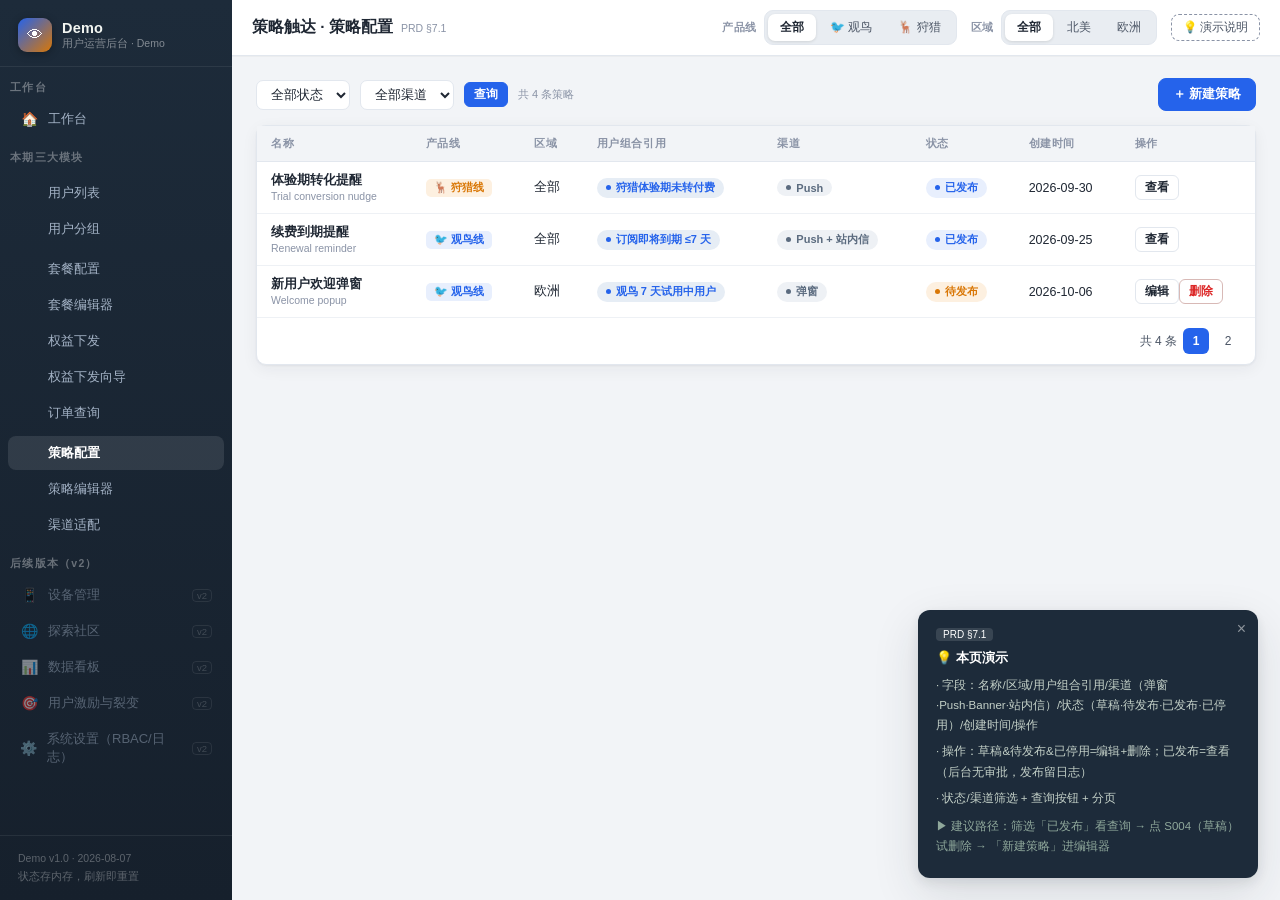
<file: strategy-list.html>
<!DOCTYPE html>
<html lang="zh-CN">
<head>
<meta charset="UTF-8">
<title>策略配置 · Demo 运营后台</title>
<style>
/* ============================================================
   Demo 用户运营后台 · Demo 设计系统
   美学方向：Field Station（野外工作站）—— 墨绿黑侧边栏 + 暖米白内容区
   观鸟线=森林绿 / 狩猎线=琥珀棕 / 双线中性
   技术红线：file:// 直开、零依赖、系统字体栈
   ============================================================ */

:root {
  /* 色板 */
  --bg: #f4f2ec;              /* 内容区米白 */
  --bg-deep: #edeae2;
  --panel: #ffffff;
  --sidebar: #182a22;         /* 墨绿黑 */
  --sidebar-deep: #122019;
  --sidebar-text: #a8b8ae;
  --sidebar-active: #ffffff;

  /* 品牌双色 */
  --bird: #2d6a4f;            /* 观鸟 森林绿 */
  --bird-soft: #e3eee7;
  --hunt: #a8621a;            /* 狩猎 琥珀棕 */
  --hunt-soft: #f6e9d7;

  /* 语义 */
  --ink: #23201a;             /* 主文本暖黑 */
  --ink-2: #57524a;           /* 次文本 */
  --ink-3: #8a857c;           /* 弱文本 */
  --line: #e2dfd6;            /* 边框 */
  --line-soft: #edeae2;

  /* 状态 */
  --ok: #2d6a4f;
  --warn: #b45309;
  --danger: #b3261e;
  --info: #3a5f8a;

  --radius: 10px;
  --radius-sm: 7px;
  --shadow: 0 1px 2px rgba(35,32,26,.05), 0 4px 16px rgba(35,32,26,.06);
  --shadow-lg: 0 4px 12px rgba(35,32,26,.10), 0 16px 48px rgba(35,32,26,.12);

  --font: -apple-system, BlinkMacSystemFont,  "PingFang SC",
          "Hiragino Sans GB", "Microsoft YaHei", "Segoe UI", sans-serif;
  --mono: "SF Mono", ui-monospace, Menlo, Consolas, monospace;
}

* { margin: 0; padding: 0; box-sizing: border-box; }

html, body { height: 100%; }

body {
  font-family: var(--font);
  font-size: 13.5px;
  color: var(--ink);
  background: var(--bg);
  -webkit-font-smoothing: antialiased;
}

/* ============ 布局骨架 ============ */
.layout { display: flex; min-height: 100vh; }

.sidebar {
  width: 232px; flex-shrink: 0;
  background: linear-gradient(180deg, var(--sidebar) 0%, var(--sidebar-deep) 100%);
  color: var(--sidebar-text);
  display: flex; flex-direction: column;
  position: sticky; top: 0; height: 100vh; overflow-y: auto;
}

.sidebar-brand {
  display: flex; align-items: center; gap: 10px;
  padding: 18px 18px 14px;
  border-bottom: 1px solid rgba(255,255,255,.07);
}

.brand-mark {
  width: 34px; height: 34px; border-radius: 9px;
  background: linear-gradient(135deg, var(--bird), var(--hunt));
  display: flex; align-items: center; justify-content: center;
  font-size: 16px; color: #fff;
  box-shadow: 0 2px 8px rgba(0,0,0,.3);
}

.brand-name { color: #f2f5f1; font-size: 14.5px; font-weight: 700; letter-spacing: .2px; }
.brand-sub { font-size: 10.5px; color: rgba(255,255,255,.45); margin-top: 1px; }

.nav-group { padding: 14px 10px 6px; font-size: 10.5px; letter-spacing: .12em; color: rgba(255,255,255,.35); font-weight: 600; }

.nav-item {
  display: flex; align-items: center; gap: 10px;
  padding: 8px 12px; margin: 1px 8px;
  border-radius: 8px; cursor: pointer;
  font-size: 13px; color: var(--sidebar-text);
  text-decoration: none; transition: background .15s, color .15s;
}
.nav-item:hover { background: rgba(255,255,255,.06); color: #d6e0d8; }
.nav-item.active { background: rgba(255,255,255,.10); color: var(--sidebar-active); font-weight: 600; }
.nav-item.v2 { opacity: .45; cursor: not-allowed; }
.nav-item.v2:hover { background: transparent; color: var(--sidebar-text); }
.nav-item .badge-v2 { margin-left: auto; font-size: 9.5px; color: rgba(255,255,255,.4); border: 1px solid rgba(255,255,255,.18); border-radius: 4px; padding: 0 4px; }
.nav-icon { width: 18px; text-align: center; font-size: 14px; }

.sidebar-foot {
  margin-top: auto; padding: 14px 18px;
  font-size: 10.5px; color: rgba(255,255,255,.3);
  border-top: 1px solid rgba(255,255,255,.07);
  line-height: 1.7;
}

/* 主区 */
.main { flex: 1; min-width: 0; display: flex; flex-direction: column; }

.topbar {
  height: 56px; background: var(--panel);
  border-bottom: 1px solid var(--line);
  display: flex; align-items: center; gap: 14px;
  padding: 0 20px; position: sticky; top: 0; z-index: 40;
  box-shadow: 0 1px 0 rgba(35,32,26,.03);
}

.page-title { font-size: 15.5px; font-weight: 700; margin-right: auto; white-space: nowrap; }
.page-title .prd-ref { font-size: 10.5px; color: var(--ink-3); font-weight: 400; margin-left: 8px; }

.content { padding: 22px 24px 48px; max-width: 1440px; width: 100%; margin: 0 auto; }

/* ============ 顶部切换器 ============ */
.seg {
  display: inline-flex; background: var(--bg-deep);
  border: 1px solid var(--line); border-radius: 9px; padding: 3px; gap: 2px;
}
.seg button {
  border: 0; background: transparent; cursor: pointer;
  font-size: 12px; padding: 5px 12px; border-radius: 7px;
  color: var(--ink-2); font-family: var(--font); transition: all .15s;
}
.seg button:hover { color: var(--ink); }
.seg button.on { background: var(--panel); color: var(--ink); font-weight: 600; box-shadow: 0 1px 3px rgba(35,32,26,.12); }

/* 产品线专用分段控件 */
.seg-pl button.on[data-pl="bird"] { background: var(--bird); color: #fff; }
.seg-pl button.on[data-pl="hunt"] { background: var(--hunt); color: #fff; }

/* 角色切换器 */
.role-switch {
  display: flex; align-items: center; gap: 8px;
  font-size: 12px; color: var(--ink-2);
}
.role-switch .seg button.on { background: var(--sidebar); color: #fff; }

/* 演示说明按钮 */
.demo-btn {
  border: 1px dashed var(--ink-3); background: transparent; color: var(--ink-2);
  font-size: 11.5px; padding: 5px 11px; border-radius: 8px; cursor: pointer;
  font-family: var(--font); transition: all .15s;
}
.demo-btn:hover { border-color: var(--ink); color: var(--ink); }

/* 切换器标签 */
.switch-label { font-size: 10.5px; color: var(--ink-3); font-weight: 600; letter-spacing: .06em; }

.topbar-seg { display: flex; align-items: center; gap: 7px; }

/* ============ 卡片与布局 ============ */
.card {
  background: var(--panel); border: 1px solid var(--line);
  border-radius: var(--radius); box-shadow: var(--shadow);
  margin-bottom: 16px;
}
.card-head {
  display: flex; align-items: center; gap: 10px;
  padding: 13px 18px; border-bottom: 1px solid var(--line-soft);
}
.card-head h3 { font-size: 13.5px; font-weight: 700; }
.card-head .desc { font-size: 11.5px; color: var(--ink-3); }
.card-body { padding: 18px; }

/* ============ 筛选栏 ============ */
.filter-bar {
  display: flex; flex-wrap: wrap; gap: 10px 14px; align-items: center;
  background: var(--panel); border: 1px solid var(--line);
  border-radius: var(--radius); padding: 12px 16px; margin-bottom: 16px;
  box-shadow: var(--shadow);
}
.filter-item { display: flex; align-items: center; gap: 6px; }
.filter-item label { font-size: 11.5px; color: var(--ink-3); white-space: nowrap; }
.filter-divider { width: 1px; height: 24px; background: var(--line); }

/* ============ 表单控件 ============ */
input[type="text"], input[type="number"], input[type="date"], input[type="email"], input[type="search"], select, textarea {
  font-family: var(--font); font-size: 12.5px; color: var(--ink);
  border: 1px solid var(--line); border-radius: 7px;
  padding: 6px 10px; background: #fff; outline: none;
  transition: border-color .15s, box-shadow .15s;
}
input:focus, select:focus, textarea:focus { border-color: var(--ink-2); box-shadow: 0 0 0 3px rgba(35,32,26,.06); }
select { cursor: pointer; }
textarea { resize: vertical; line-height: 1.6; }

.checkbox-line { display: flex; align-items: center; gap: 6px; font-size: 12.5px; color: var(--ink-2); cursor: pointer; }
.checkbox-line input { accent-color: var(--bird); width: 14px; height: 14px; cursor: pointer; }

/* ============ 按钮 ============ */
.btn {
  display: inline-flex; align-items: center; gap: 6px;
  border: 1px solid var(--line); background: var(--panel);
  color: var(--ink); font-size: 12.5px; font-weight: 600;
  padding: 7px 14px; border-radius: 8px; cursor: pointer;
  font-family: var(--font); transition: all .15s;
}
.btn:hover { border-color: var(--ink-2); background: var(--bg); }
.btn:active { transform: translateY(1px); }
.btn-primary { background: var(--bird); border-color: var(--bird); color: #fff; }
.btn-primary:hover { background: #245741; border-color: #245741; }
.btn-hunt { background: var(--hunt); border-color: var(--hunt); color: #fff; }
.btn-hunt:hover { background: #8f5414; border-color: #8f5414; }
.btn-danger { background: #fff; border-color: #d8b9b6; color: var(--danger); }
.btn-danger:hover { border-color: var(--danger); background: #fdf1f0; }
.btn-ghost { background: transparent; border-color: transparent; color: var(--ink-2); }
.btn-ghost:hover { background: var(--bg); color: var(--ink); }
.btn-sm { padding: 4px 9px; font-size: 11.5px; border-radius: 6px; }
.btn:disabled { opacity: .45; cursor: not-allowed; }

/* ============ 表格 ============ */
.table-wrap { overflow-x: auto; border-radius: 0 0 var(--radius) var(--radius); }
table.table { width: 100%; border-collapse: collapse; font-size: 12.5px; }
.table th {
  text-align: left; font-size: 11px; font-weight: 600; letter-spacing: .05em;
  color: var(--ink-3); text-transform: uppercase;
  padding: 10px 14px; border-bottom: 1px solid var(--line);
  background: var(--bg); white-space: nowrap;
}
.table td {
  padding: 10px 14px; border-bottom: 1px solid var(--line-soft);
  color: var(--ink); vertical-align: middle;
}
.table tbody tr:last-child td { border-bottom: 0; }
.table tbody tr { transition: background .12s; }
.table tbody tr:hover { background: #faf8f3; }
.table td.mono, .table .mono { font-family: var(--mono); font-size: 11.5px; }
.table .num { font-variant-numeric: tabular-nums; }
.table .empty { text-align: center; color: var(--ink-3); padding: 40px 0; font-size: 12.5px; }

/* ============ 徽章 ============ */
.badge {
  display: inline-flex; align-items: center; gap: 5px;
  font-size: 11px; font-weight: 600; padding: 2.5px 9px; border-radius: 20px;
  white-space: nowrap;
}
.badge::before { content: ""; width: 5px; height: 5px; border-radius: 50%; background: currentColor; }
.badge-gray { background: #f0eee8; color: #6b665d; }
.badge-blue { background: #e6edf5; color: var(--info); }
.badge-green { background: var(--bird-soft); color: var(--bird); }
.badge-orange { background: var(--hunt-soft); color: var(--hunt); }
.badge-red { background: #fbeae8; color: var(--danger); }
.badge-pl { background: var(--bird-soft); color: var(--bird); }
.badge-pl.hunt { background: var(--hunt-soft); color: var(--hunt); }
.badge-pl.both { background: #e9e6df; color: #57524a; }

/* 产品线标签（列表内） */
.pl-tag {
  display: inline-flex; align-items: center; gap: 5px;
  font-size: 11px; padding: 1.5px 8px; border-radius: 5px; font-weight: 600;
}
.pl-tag.bird { background: var(--bird-soft); color: var(--bird); }
.pl-tag.hunt { background: var(--hunt-soft); color: var(--hunt); }
.pl-tag.both { background: #e9e6df; color: #57524a; }

/* ============ 分页 ============ */
.pager {
  display: flex; align-items: center; gap: 6px; justify-content: flex-end;
  padding: 10px 14px; border-top: 1px solid var(--line-soft);
  font-size: 12px; color: var(--ink-2);
}
.pager .page { width: 26px; height: 26px; display: flex; align-items: center; justify-content: center; border-radius: 6px; cursor: pointer; border: 1px solid transparent; }
.pager .page:hover { border-color: var(--line); }
.pager .page.on { background: var(--bird); color: #fff; font-weight: 600; }

/* ============ 步骤条 ============ */
.steps { display: flex; align-items: center; margin: 0 0 22px; }
.step { display: flex; align-items: center; gap: 9px; }
.step-dot {
  width: 26px; height: 26px; border-radius: 50%;
  display: flex; align-items: center; justify-content: center;
  font-size: 12px; font-weight: 700;
  background: var(--bg-deep); color: var(--ink-3); border: 1.5px solid var(--line);
  transition: all .2s;
}
.step-label { font-size: 12px; color: var(--ink-3); font-weight: 600; }
.step.on .step-dot { background: var(--bird); border-color: var(--bird); color: #fff; }
.step.on .step-label { color: var(--ink); }
.step.done .step-dot { background: var(--bird-soft); border-color: var(--bird); color: var(--bird); }
.step.done .step-label { color: var(--ink-2); }
.step-line { flex: 1; height: 1.5px; background: var(--line); margin: 0 14px; min-width: 24px; }
.step-line.done { background: var(--bird); }

/* ============ Tabs ============ */
.tabs { display: flex; gap: 2px; border-bottom: 1.5px solid var(--line); margin-bottom: 18px; }
.tab {
  padding: 9px 16px; font-size: 12.5px; color: var(--ink-2); cursor: pointer;
  border-bottom: 2.5px solid transparent; margin-bottom: -1.5px; font-weight: 600;
  transition: color .15s;
}
.tab:hover { color: var(--ink); }
.tab.on { color: var(--bird); border-bottom-color: var(--bird); }
.tab .hint { font-size: 10px; color: var(--ink-3); font-weight: 400; margin-left: 4px; }

/* ============ 弹窗 ============ */
.modal-mask {
  position: fixed; inset: 0; background: rgba(20,16,10,.45);
  display: flex; align-items: center; justify-content: center; z-index: 100;
  animation: fadeIn .15s ease-out;
}
.modal {
  background: var(--panel); border-radius: 14px; box-shadow: var(--shadow-lg);
  width: 520px; max-width: 92vw; max-height: 86vh; overflow-y: auto;
  animation: popIn .18s cubic-bezier(.2,.9,.3,1.2);
}
.modal-head { padding: 16px 20px 12px; border-bottom: 1px solid var(--line-soft); font-weight: 700; font-size: 14px; display: flex; align-items: center; }
.modal-head .close { margin-left: auto; cursor: pointer; color: var(--ink-3); font-size: 18px; background: none; border: 0; }
.modal-body { padding: 18px 20px; }
.modal-foot { padding: 13px 20px; border-top: 1px solid var(--line-soft); display: flex; justify-content: flex-end; gap: 10px; }

/* ============ Toast ============ */
#toast-root { position: fixed; top: 70px; right: 20px; z-index: 200; display: flex; flex-direction: column; gap: 8px; }
.toast {
  background: var(--sidebar); color: #eef3ee; font-size: 12.5px;
  padding: 11px 16px; border-radius: 9px; box-shadow: var(--shadow-lg);
  display: flex; align-items: center; gap: 9px; animation: slideIn .25s ease-out;
  max-width: 380px;
}
.toast.ok { border-left: 3px solid #4f9d77; }
.toast.warn { border-left: 3px solid #d9933a; }
.toast.err { border-left: 3px solid #e05c53; }

/* ============ 审批面板 ============ */
.approval-panel {
  background: var(--panel); border: 1px solid var(--line); border-radius: var(--radius);
  box-shadow: var(--shadow); margin-bottom: 16px; overflow: hidden;
}
.approval-panel .ap-head {
  display: flex; align-items: center; gap: 10px;
  padding: 12px 18px; background: var(--sidebar); color: #eef3ee;
  font-size: 12.5px; font-weight: 600;
}
.approval-panel .ap-item {
  display: flex; align-items: center; gap: 12px;
  padding: 12px 18px; border-bottom: 1px solid var(--line-soft); font-size: 12.5px;
}
.approval-panel .ap-item:last-child { border-bottom: 0; }
.ap-action { margin-left: auto; display: flex; gap: 8px; }

/* ============ 编辑器分区 ============ */
.form-section { margin-bottom: 22px; }
.form-section > h4 {
  font-size: 12px; font-weight: 700; letter-spacing: .04em;
  color: var(--ink-2); margin-bottom: 12px;
  display: flex; align-items: center; gap: 8px;
}
.form-section > h4::after { content: ""; flex: 1; height: 1px; background: var(--line); }
.form-grid { display: grid; grid-template-columns: repeat(auto-fill, minmax(230px, 1fr)); gap: 14px 18px; }
.form-field { display: flex; flex-direction: column; gap: 5px; }
.form-field > label { font-size: 11.5px; color: var(--ink-3); font-weight: 600; }
.form-field .req { color: var(--danger); margin-left: 2px; }
.form-field .help { font-size: 10.5px; color: var(--ink-3); line-height: 1.5; }
.form-field input, .form-field select, .form-field textarea { width: 100%; }

/* 多语言 Tab 小控件 */
.lang-tabs { display: flex; gap: 4px; margin-bottom: 8px; }
.lang-tab {
  font-size: 11px; padding: 3px 10px; border-radius: 6px; cursor: pointer;
  border: 1px solid var(--line); background: var(--panel); color: var(--ink-2); font-weight: 600;
}
.lang-tab.on { background: var(--sidebar); border-color: var(--sidebar); color: #fff; }
.lang-fallback { font-size: 10.5px; color: var(--ink-3); }

/* ============ 条件树（人群包编辑器） ============ */
.cond-group {
  border: 1.5px solid var(--line); border-radius: var(--radius);
  margin-bottom: 12px; overflow: hidden;
}
.cond-group .cg-head {
  display: flex; align-items: center; gap: 8px;
  background: var(--bg); padding: 8px 14px; font-size: 12px; font-weight: 700;
  border-bottom: 1px solid var(--line-soft);
}
.cond-group .cg-body { padding: 12px 14px; display: flex; flex-direction: column; gap: 9px; }
.cond-row { display: flex; align-items: center; gap: 8px; flex-wrap: wrap; }
.cond-row select, .cond-row input { padding: 5px 9px; }
.cond-ops { display: flex; gap: 6px; align-items: center; font-size: 11.5px; color: var(--ink-2); }

/* ============ 统计卡 ============ */
.stat-row { display: grid; grid-template-columns: repeat(auto-fit, minmax(180px, 1fr)); gap: 14px; margin-bottom: 18px; }
.stat-card {
  background: var(--panel); border: 1px solid var(--line); border-radius: var(--radius);
  padding: 14px 16px; box-shadow: var(--shadow);
}
.stat-card .sc-label { font-size: 11px; color: var(--ink-3); font-weight: 600; letter-spacing: .04em; }
.stat-card .sc-value { font-size: 24px; font-weight: 800; margin-top: 6px; font-variant-numeric: tabular-nums; letter-spacing: -.02em; }
.stat-card .sc-value small { font-size: 12px; font-weight: 600; color: var(--ink-3); }
.stat-card .sc-delta { font-size: 11px; margin-top: 4px; }
.stat-card .sc-delta.up { color: var(--ok); }
.stat-card .sc-delta.down { color: var(--danger); }

/* ============ 设备卡片（狩猎线画像） ============ */
.device-card {
  border: 1px solid var(--line); border-radius: var(--radius); padding: 12px 14px;
  display: flex; flex-direction: column; gap: 7px; background: #fdfcf9;
}
.device-card .dc-head { display: flex; align-items: center; gap: 8px; font-weight: 700; font-size: 12.5px; }
.device-card .dc-row { display: flex; justify-content: space-between; font-size: 12px; color: var(--ink-2); }
.device-card .dc-row b { color: var(--ink); font-weight: 600; }

/* ============ 渠道卡片 ============ */
.channel-grid { display: grid; grid-template-columns: repeat(auto-fit, minmax(300px, 1fr)); gap: 16px; }
.channel-card { border: 1px solid var(--line); border-radius: var(--radius); background: var(--panel); box-shadow: var(--shadow); overflow: hidden; }
.channel-card .cc-head {
  padding: 12px 16px; font-weight: 700; font-size: 13px;
  display: flex; align-items: center; gap: 9px;
  border-bottom: 1px solid var(--line-soft);
}
.channel-card .cc-body { padding: 14px 16px; display: flex; flex-direction: column; gap: 11px; }

/* ============ 演示说明浮层 ============ */
.demo-pop {
  position: fixed; right: 22px; bottom: 22px; width: 340px; z-index: 150;
  background: var(--sidebar); color: #e8eee9; border-radius: 12px;
  box-shadow: var(--shadow-lg); padding: 16px 18px; animation: slideUp .25s ease-out;
}
.demo-pop h4 { font-size: 13px; font-weight: 700; margin-bottom: 8px; color: #fff; display: flex; align-items: center; gap: 8px; }
.demo-pop p { font-size: 11.5px; line-height: 1.75; color: #c4d1c8; margin-bottom: 6px; }
.demo-pop .demo-close { position: absolute; top: 10px; right: 12px; color: rgba(255,255,255,.5); cursor: pointer; background: none; border: 0; font-size: 16px; }
.demo-pop .prd-tag { display: inline-block; font-size: 10px; background: rgba(255,255,255,.12); border-radius: 4px; padding: 1px 7px; margin-bottom: 8px; color: #fff; }

/* ============ 信息条 ============ */
.notice {
  display: flex; gap: 9px; align-items: flex-start;
  background: #eef2ee; border: 1px solid #d5e0d8; color: var(--ink-2);
  border-radius: 8px; padding: 10px 14px; font-size: 12px; line-height: 1.65;
  margin-bottom: 16px;
}
.notice.warn { background: var(--hunt-soft); border-color: #ecd9bd; }
.notice.red { background: #fbeae8; border-color: #e8c8c4; }
.notice .ni { flex-shrink: 0; }

/* ============ 空态 ============ */
.empty-state { text-align: center; padding: 60px 20px; color: var(--ink-3); }
.empty-state .es-icon { font-size: 38px; margin-bottom: 12px; opacity: .5; }
.empty-state p { font-size: 13px; }

/* ============ 动画 ============ */
@keyframes fadeIn { from { opacity: 0; } to { opacity: 1; } }
@keyframes popIn { from { opacity: 0; transform: scale(.96); } to { opacity: 1; transform: scale(1); } }
@keyframes slideIn { from { opacity: 0; transform: translateX(16px); } to { opacity: 1; transform: translateX(0); } }
@keyframes slideUp { from { opacity: 0; transform: translateY(14px); } to { opacity: 1; transform: translateY(0); } }
@keyframes pulse { 0%,100% { opacity: 1; } 50% { opacity: .45; } }
.pulse { animation: pulse 1.6s ease-in-out infinite; }

/* 页面进入动画 */
.content { animation: fadeIn .25s ease-out; }

/* ============ 滚动条 ============ */
::-webkit-scrollbar { width: 9px; height: 9px; }
::-webkit-scrollbar-thumb { background: #cfcbc2; border-radius: 5px; border: 2px solid var(--bg); }
::-webkit-scrollbar-track { background: transparent; }
.sidebar::-webkit-scrollbar-thumb { background: rgba(255,255,255,.14); border: 2px solid var(--sidebar); }

/* ============ 响应式（评审主为桌面，仅兜底） ============ */
@media (max-width: 1100px) {
  .topbar { flex-wrap: wrap; height: auto; padding: 10px 16px; gap: 8px; }
  .page-title { margin-right: 0; width: 100%; }
  .content { padding: 16px; }
}

</style>
<style>
/* ============================================================
   Demo 用户运营后台 · 通用后台风格（蓝白）配色试点
   试点范围：用户列表（users-list）+ 用户画像（user-detail）
   实现方式：覆盖 common.css 的 CSS 变量 + 少量硬编码色
   效果确认后再决定是否全站推广
   ============================================================ */

:root {
  /* 色板 */
  --bg: #f2f4f7;              /* 内容区蓝灰白 */
  --bg-deep: #e9edf2;
  --panel: #ffffff;
  --sidebar: #1d2b3a;         /* 深蓝灰 */
  --sidebar-deep: #16202c;
  --sidebar-text: #a3b2c5;
  --sidebar-active: #ffffff;

  /* 品牌双色（通用后台以主蓝为主） */
  --bird: #2563eb;            /* 主蓝 */
  --bird-soft: #e8effd;
  --hunt: #d97706;            /* 琥珀橙 */
  --hunt-soft: #fdf0e0;

  /* 语义 */
  --ink: #1f2733;             /* 主文本冷黑 */
  --ink-2: #4b5565;
  --ink-3: #8a93a6;
  --line: #e2e7ee;
  --line-soft: #eef1f5;

  /* 状态 */
  --ok: #16a34a;
  --warn: #d97706;
  --danger: #dc2626;
  --info: #2563eb;

  --shadow: 0 1px 2px rgba(31,39,51,.05), 0 4px 16px rgba(31,39,51,.06);
  --shadow-lg: 0 4px 12px rgba(31,39,51,.10), 0 16px 48px rgba(31,39,51,.12);
}

/* 硬编码色覆盖（common.css 未走变量的部分） */
.btn-primary:hover { background: #1d4ed8; border-color: #1d4ed8; }
.btn-hunt:hover { background: #b45309; border-color: #b45309; }
.table tbody tr:hover { background: #f5f7fb; }
.badge-gray { background: #eef1f5; color: #5b6b7f; }
.badge-pl.both, .pl-tag.both { background: #e9edf2; color: #4b5565; }
.toast.ok { border-left-color: #22c55e; }
.toast.warn { border-left-color: #f59e0b; }
.toast.err { border-left-color: #ef4444; }
::-webkit-scrollbar-thumb { background: #c3cad6; border-color: var(--bg); }

</style>
</head>
<body>
<script>
/* ============================================================
   Demo 用户运营后台 · Demo mock 数据
   值严格对齐背景文档 §5（套餐价格/权益量）
   技术红线：普通全局变量，不 fetch、不 module
   ============================================================ */
window.PLData = {
  version: '2026-08-07',

  /* ---------- 产品线 ---------- */
  productLines: [
    { key: 'bird', name: '观鸟线', model: 'K3' },
    { key: 'hunt', name: '狩猎线', model: 'TL300' },
  ],

  /* ---------- 套餐（两线全量；状态机：草稿/待上架/已上架；refPack=定向可见引用分组；schedule=上架方式） ---------- */
  plans: {
    bird: [
      { id: 'BP01', name: { en: 'Bird Plan 1', zh: '观鸟套餐1' }, tier: '观鸟套餐1', price: null, annual: null, perks: ['基础功能（演示数据）'], status: '已上架', schedule: '立即' },
      { id: 'BP02', name: { en: 'Bird Plan 2', zh: '观鸟套餐2' }, tier: '观鸟套餐2', price: 1.11, annual: 11.11, perks: ['标准权益组合（演示数据）'], status: '已上架', schedule: '立即' },
      { id: 'BP03', name: { en: 'Bird Plan 3', zh: '观鸟套餐3' }, tier: '观鸟套餐3', price: 2.22, annual: 22.22, perks: ['高配权益组合（演示数据）'], status: '已上架', schedule: '立即' },
      { id: 'BP04', name: { en: 'Bird Plan 3 Early', zh: '观鸟套餐3早鸟版' }, tier: '观鸟套餐3', price: 2.00, annual: 20.00, perks: ['同观鸟套餐3权益（演示数据）'], status: '草稿', schedule: '定时', refPack: 'P003' },
    ],
    hunt: [
      { id: 'HP01', name: { en: 'Hunt Plan 1', zh: '狩猎套餐1' }, tier: '狩猎套餐1', price: 3.33, renewPrice: 2.22, annual: 33.33, annualSale: 22.22, perks: ['标准权益组合（演示数据）'], status: '已上架', schedule: '立即' },
      { id: 'HP02', name: { en: 'Hunt Plan 2', zh: '狩猎套餐2' }, tier: '狩猎套餐2', price: 4.44, renewPrice: 3.33, annual: 44.44, annualSale: 33.33, perks: ['标准权益组合（演示数据）'], status: '已上架', schedule: '立即' },
      { id: 'HP03', name: { en: 'Hunt Plan 3', zh: '狩猎套餐3' }, tier: '狩猎套餐3', price: 5.55, renewPrice: 4.44, annual: 55.55, annualSale: 44.44, perks: ['高配权益组合（演示数据）'], status: '已上架', schedule: '立即' },
      /* 限定套餐（仅狩猎） */
      { id: 'HP10', name: { en: 'Hunt Plan 1 Special', zh: '狩猎套餐1特惠' }, tier: '狩猎套餐1', price: 2.00, annual: 20.00, limited: true, campaign: '限时活动', window: '2026-11-21 ~ 2026-12-02', perks: ['同狩猎套餐1权益（演示数据）'], status: '待上架', schedule: '定时', refPack: 'P001' },
      { id: 'HP11', name: { en: 'Hunt Plan 2 Special', zh: '狩猎套餐2特惠' }, tier: '狩猎套餐2', price: 3.00, annual: 30.00, limited: true, campaign: '限时活动', window: '2026-11-21 ~ 2026-12-02', perks: ['同狩猎套餐2权益（演示数据）'], status: '待上架', schedule: '定时' },
      { id: 'HP12', name: { en: 'Hunt Plan 3 Special', zh: '狩猎套餐3特惠' }, tier: '狩猎套餐3', price: 4.00, annual: 40.00, limited: true, campaign: '限时活动', window: '2026-11-21 ~ 2026-12-02', perks: ['同狩猎套餐3权益（演示数据）'], status: '待上架', schedule: '定时' },
      { id: 'HP13', name: { en: 'Seasonal Plan A', zh: '限定套餐A（季卡）' }, tier: '限定套餐A', price: 6.66, duration: '6 个月', limited: true, campaign: '限时活动', window: '2026-10-15 ~ 2027-03-31', perks: ['限时权益组合（演示数据）'], status: '待上架', schedule: '定时', refPack: 'P002' },
      { id: 'HP14', name: { en: 'Seasonal Plan B', zh: '限定套餐B（季卡）' }, tier: '限定套餐B', price: 8.88, duration: '6 个月', limited: true, campaign: '限时活动', window: '2026-10-15 ~ 2027-03-31', perks: ['限时高配权益组合（演示数据）'], status: '草稿', schedule: '定时' },
    ],
    /* AI权益包（狩猎独立 AI 权益） */
    aiButler: { price: 0.99, annual: 8.99, desc: 'AI 增值权益（演示数据）' },
    /* 加油包 */
    booster: {
      bird: [
        { id: 'BB01', name: '存储权益包', price: 0.99, unit: '/月', desc: '存储空间增值（演示数据）' },
        { id: 'BB02', name: '设备权益包', price: 0.99, unit: '/月/台', desc: '设备数量增值（演示数据）' },
        { id: 'BB03', name: 'AI调用包', price: 0.99, unit: '/月', desc: 'AI 调用次数增值（演示数据）' },
      ],
      hunt: [
        { id: 'HB01', name: '影像权益包', price: 0.99, unit: '/100 张', desc: '账号内共享（演示数据）', ownership: '账号级' },
        { id: 'HB02', name: 'AI调用包', price: 0.99, unit: '/300 次', desc: 'AI 调用补充（演示数据）' },
      ],
    },
  },

  /* ---------- 用户（20 条，含观鸟典型/狩猎典型/双机用户） ----------
     注：sub = 观鸟账号级订阅（含 period/purchaseAt/gifts 队列赠送权益）
         subPerDevice = 狩猎设备级套餐（一条一设备一套餐，同一 SN 可多条=多套餐生效）
         subHistory = 历史订阅（观鸟条目 sn 为空；狩猎条目带 sn）
         accountBenefits = 账号级共享权益（观鸟加油包 & 狩猎权益包，带 pl 区分） */
  users: [
    { id: 'U1001', email: 'emma.wilson@mail.com', region: '北美', pl: 'bird', createdAt: '2026-09-12', lastActive: '2026-10-08', devices: [{ sn: 'K3-B2F7A01', model: 'K3', activated: '2026-09-12', bound: true }], sub: { tier: '观鸟套餐2', trial: '试用中（7天）', autoRenew: true, expireAt: '2026-10-20', aiRemaining: 288, storageUsed: '3.2/10GB', period: '月付', purchaseAt: '2026-10-08', gifts: [{ name: '观鸟套餐2 30 天赠送', grantedAt: '2026-10-02' }] }, subHistory: [{ pl: 'bird', model: 'K3', sn: '', tier: '观鸟套餐1', period: '—', purchasedAt: '2026-09-12' }, { pl: 'bird', model: 'K3', sn: '', tier: '观鸟套餐2', period: '月付', purchasedAt: '2026-10-08' }], accountBenefits: [{ pl: 'bird', name: 'AI调用包', price: 0.99, period: '月付', usage: '已用 12/300 次' }], tags: ['K3开卖活动'], packs: ['P003'], freeze: false },
    { id: 'U1002', email: 'daniel.ng@mail.com', region: '北美', pl: 'bird', createdAt: '2026-06-02', lastActive: '2026-10-09', devices: [{ sn: 'K3-A1C9D02', model: 'K3', activated: '2026-06-02', bound: true }, { sn: 'K3-A1C9D03', model: 'K3', activated: '2026-07-15', bound: true }, { sn: 'K3-A1C9D04', model: 'K3', activated: '2026-08-20', bound: true }], sub: { tier: '观鸟套餐3', trial: '已转正式', autoRenew: true, expireAt: '2027-06-02', aiRemaining: 620, storageUsed: '12.4/20GB', period: '年付', purchaseAt: '2026-08-02', gifts: [{ name: '观鸟套餐3 30 天赠送', grantedAt: '2026-08-01' }] }, subHistory: [{ pl: 'bird', model: 'K3', sn: '', tier: '观鸟套餐1', period: '—', purchasedAt: '2026-06-02' }, { pl: 'bird', model: 'K3', sn: '', tier: '观鸟套餐2', period: '月付', purchasedAt: '2026-07-02' }, { pl: 'bird', model: 'K3', sn: '', tier: '观鸟套餐3', period: '年付', purchasedAt: '2026-08-02' }], accountBenefits: [{ pl: 'bird', name: '存储权益包', price: 0.99, period: '月付', usage: '永久收藏 已用 4/100 格' }, { pl: 'bird', name: 'AI调用包', price: 0.99, period: '月付', usage: '已用 380/300 次' }], tags: ['高价值用户', '多设备'], packs: [], freeze: false },
    { id: 'U1003', email: 'sophie.lee@mail.com', region: '欧洲', pl: 'bird', createdAt: '2026-09-28', lastActive: '2026-10-03', devices: [{ sn: 'K3-B2F7A11', model: 'K3', activated: '2026-09-28', bound: true }], sub: { tier: '观鸟套餐1', trial: '—', autoRenew: false, expireAt: '—', aiRemaining: 12, storageUsed: '0.8/1GB', period: '—', purchaseAt: '—', gifts: [] }, subHistory: [], accountBenefits: [], tags: [], packs: ['P005'], freeze: false },
    { id: 'U1004', email: 'miguel.rodriguez@mail.com', region: '欧洲', pl: 'bird', createdAt: '2026-08-14', lastActive: '2026-10-06', devices: [{ sn: 'K3-C3E5B21', model: 'K3', activated: '2026-08-14', bound: true }], sub: { tier: '观鸟套餐2', trial: '已取消自动续费', autoRenew: false, expireAt: '2026-11-14', aiRemaining: 45, storageUsed: '8.9/10GB', period: '月付', purchaseAt: '2026-09-14', gifts: [] }, subHistory: [{ pl: 'bird', model: 'K3', sn: '', tier: '观鸟套餐1', period: '—', purchasedAt: '2026-08-14' }, { pl: 'bird', model: 'K3', sn: '', tier: '观鸟套餐2', period: '月付', purchasedAt: '2026-09-14' }], accountBenefits: [{ pl: 'bird', name: 'AI调用包', price: 0.99, period: '月付', usage: '已用 255/300 次' }], tags: ['流失风险'], packs: ['P002'], freeze: false },
    { id: 'U1005', email: 'hannah.kim@mail.com', region: '北美', pl: 'bird', createdAt: '2026-07-01', lastActive: '2026-10-09', devices: [{ sn: 'K3-D2F8C33', model: 'K3', activated: '2026-07-01', bound: true }], sub: { tier: '观鸟套餐2', trial: '已转正式', autoRenew: true, expireAt: '2027-07-01', aiRemaining: 45, storageUsed: '6.1/10GB', period: '月付', purchaseAt: '2026-08-01', gifts: [] }, subHistory: [{ pl: 'bird', model: 'K3', sn: '', tier: '观鸟套餐1', period: '—', purchasedAt: '2026-07-01' }, { pl: 'bird', model: 'K3', sn: '', tier: '观鸟套餐2', period: '月付', purchasedAt: '2026-08-01' }], accountBenefits: [], tags: [], packs: [], freeze: false },
    { id: 'U2001', email: 'jack.taylor@mail.com', region: '北美', pl: 'hunt', createdAt: '2026-09-30', lastActive: '2026-10-09', devices: [{ sn: 'TL300-00A1F1', model: 'TL300', activated: '2026-09-30', bound: true }], subPerDevice: [{ sn: 'TL300-00A1F1', tier: '狩猎套餐2', expStatus: '体验中（第10天）', expireAt: '2026-10-14', period: '体验期', purchaseAt: '—', gifts: [] }], subHistory: [], accountBenefits: [{ pl: 'hunt', name: 'AI调用包', price: 0.99, period: '月付', usage: '剩余 282/300 次' }], hdRemaining: 2, aiDialog: 18, limitedPurchases: [], tags: ['体验期'], packs: ['P001'], freeze: false },
    { id: 'U2002', email: 'luke.morgan@mail.com', region: '北美', pl: 'hunt', createdAt: '2026-08-08', lastActive: '2026-10-09', devices: [{ sn: 'TL300-00B2G2', model: 'TL300', activated: '2026-08-08', bound: true }], subPerDevice: [{ sn: 'TL300-00B2G2', tier: '狩猎套餐3', expStatus: '已转付费', expireAt: '2027-08-08', period: '年付', purchaseAt: '2026-08-08', gifts: [] }], subHistory: [{ pl: 'hunt', model: 'TL300', sn: 'TL300-00B2G2', tier: '狩猎套餐1（体验）', period: '体验期', purchasedAt: '2026-08-08' }, { pl: 'hunt', model: 'TL300', sn: 'TL300-00B2G2', tier: '狩猎套餐3', period: '年付', purchasedAt: '2026-08-08' }], accountBenefits: [{ pl: 'hunt', name: '影像权益包', price: 0.99, period: '单次（100 张）', usage: 'HD 剩余 62/100 张' }, { pl: 'hunt', name: 'AI调用包', price: 0.99, period: '月付', usage: '剩余 40/300 次' }], hdRemaining: 21, aiDialog: 260, limitedPurchases: [], tags: [], packs: [], freeze: false },
    { id: 'U2003', email: 'olivia.brown@mail.com', region: '欧洲', pl: 'hunt', createdAt: '2026-09-20', lastActive: '2026-10-05', devices: [{ sn: 'TL300-00C3H3', model: 'TL300', activated: '2026-09-20', bound: true }], subPerDevice: [{ sn: 'TL300-00C3H3', tier: '狩猎套餐1', expStatus: '体验已过期未付费', expireAt: '2026-10-04', period: '体验期', purchaseAt: '—', gifts: [] }], subHistory: [], accountBenefits: [], hdRemaining: 0, aiDialog: 0, limitedPurchases: [], tags: ['体验过期'], packs: ['P001'], freeze: false },
    { id: 'U2004', email: 'tyler.james@mail.com', region: '北美', pl: 'hunt', createdAt: '2026-07-19', lastActive: '2026-10-08', devices: [{ sn: 'TL300-00D4J4', model: 'TL300', activated: '2026-07-19', bound: true }], subPerDevice: [{ sn: 'TL300-00D4J4', tier: '狩猎套餐3', expStatus: '已转付费', expireAt: '2027-04-18', period: '年付', purchaseAt: '2026-07-19', gifts: [] }, { sn: 'TL300-00D4J4', tier: '限定套餐A（季卡）', expStatus: '已转付费', expireAt: '2027-04-17', period: '季卡', purchaseAt: '2026-10-18', gifts: [] }], subHistory: [{ pl: 'hunt', model: 'TL300', sn: 'TL300-00D4J4', tier: '狩猎套餐1（体验）', period: '体验期', purchasedAt: '2026-07-19' }, { pl: 'hunt', model: 'TL300', sn: 'TL300-00D4J4', tier: '狩猎套餐3', period: '年付', purchasedAt: '2026-07-19' }], accountBenefits: [{ pl: 'hunt', name: '影像权益包', price: 0.99, period: '单次（100 张）', usage: 'HD 剩余 8/100 张' }, { pl: 'hunt', name: 'AI调用包', price: 0.99, period: '月付', usage: '剩余 150/300 次' }], hdRemaining: 14, aiDialog: 150, limitedPurchases: [{ name: '限定套餐A（季卡）', price: 6.66, boughtAt: '2026-10-18', valid: '6 个月' }], tags: ['限定套餐用户'], packs: [], freeze: false },
    { id: 'U2005', email: 'isaac.hughes@mail.com', region: '欧洲', pl: 'hunt', createdAt: '2026-08-25', lastActive: '2026-10-07', devices: [{ sn: 'TL300-00E5K5', model: 'TL300', activated: '2026-08-25', bound: true }, { sn: 'TL300-00E5K6', model: 'TL300', activated: '2026-09-30', bound: true }], subPerDevice: [{ sn: 'TL300-00E5K5', tier: '狩猎套餐1', expStatus: '已转付费', expireAt: '2027-08-25', period: '年付', purchaseAt: '2026-08-25', gifts: [] }, { sn: 'TL300-00E5K6', tier: '—', expStatus: '体验中（第9天）', expireAt: '2026-10-14', period: '体验期', purchaseAt: '—', gifts: [] }], subHistory: [{ pl: 'hunt', model: 'TL300', sn: 'TL300-00E5K5', tier: '狩猎套餐1（体验）', period: '体验期', purchasedAt: '2026-08-25' }], accountBenefits: [{ pl: 'hunt', name: 'AI调用包', price: 0.99, period: '月付', usage: '剩余 278/300 次' }], hdRemaining: 3, aiDialog: 22, limitedPurchases: [], tags: ['双设备'], packs: [], freeze: false },
    /* 双机用户 */
    { id: 'U3001', email: 'maya.sato@mail.com', region: '北美', pl: 'both', createdAt: '2026-07-10', lastActive: '2026-10-09', devices: [{ sn: 'K3-E6F7L7', model: 'K3', activated: '2026-07-10', bound: true }, { sn: 'K3-E6F7L8', model: 'K3', activated: '2026-08-01', bound: true }, { sn: 'TL300-00F6M6', model: 'TL300', activated: '2026-09-15', bound: true }], sub: { tier: '观鸟套餐2', trial: '已转正式', autoRenew: true, expireAt: '2027-07-10', aiRemaining: 190, storageUsed: '7.7/10GB', period: '年付', purchaseAt: '2026-07-10', gifts: [{ name: '观鸟套餐2 30 天赠送', grantedAt: '2026-09-20' }] }, subPerDevice: [{ sn: 'TL300-00F6M6', tier: '狩猎套餐2', expStatus: '已转付费', expireAt: '2027-09-15', period: '年付', purchaseAt: '2026-09-15', gifts: [] }], subHistory: [{ pl: 'bird', model: 'K3', sn: '', tier: '观鸟套餐1', period: '—', purchasedAt: '2026-07-10' }, { pl: 'bird', model: 'K3', sn: '', tier: '狩猎套餐2', period: '年付', purchasedAt: '2026-07-10' }, { pl: 'hunt', model: 'TL300', sn: 'TL300-00F6M6', tier: '狩猎套餐1（体验）', period: '体验期', purchasedAt: '2026-09-15' }, { pl: 'hunt', model: 'TL300', sn: 'TL300-00F6M6', tier: '狩猎套餐2', period: '年付', purchasedAt: '2026-09-15' }], accountBenefits: [{ pl: 'bird', name: '存储权益包', price: 0.99, period: '月付', usage: '永久收藏 已用 22/100 格' }, { pl: 'hunt', name: '影像权益包', price: 0.99, period: '单次（100 张）', usage: 'HD 剩余 88/100 张' }], hdRemaining: 6, aiDialog: 88, limitedPurchases: [], tags: ['双机用户'], packs: [], freeze: false },
    { id: 'U3002', email: 'noah.williams@mail.com', region: '欧洲', pl: 'both', createdAt: '2026-08-05', lastActive: '2026-10-01', devices: [{ sn: 'K3-F8G9N9', model: 'K3', activated: '2026-08-05', bound: true }, { sn: 'TL300-00G7N7', model: 'TL300', activated: '2026-09-10', bound: true }], sub: { tier: '观鸟套餐1', trial: '—', autoRenew: false, expireAt: '—', aiRemaining: 5, storageUsed: '0.5/1GB', period: '—', purchaseAt: '—', gifts: [] }, subPerDevice: [{ sn: 'TL300-00G7N7', tier: '狩猎套餐1', expStatus: '体验中（第4天）', expireAt: '2026-10-20', period: '体验期', purchaseAt: '—', gifts: [] }], subHistory: [], accountBenefits: [], hdRemaining: 4, aiDialog: 27, limitedPurchases: [], tags: ['双机用户'], packs: ['P005'], freeze: false },
    /* 其余普通用户 */
    { id: 'U1006', email: 'liam.smith@mail.com', region: '北美', pl: 'bird', createdAt: '2026-10-02', lastActive: '2026-10-09', devices: [{ sn: 'K3-G0H1P0', model: 'K3', activated: '2026-10-02', bound: true }], sub: { tier: '观鸟套餐2', trial: '试用中（7天）', autoRenew: true, expireAt: '2026-10-16', aiRemaining: 300, storageUsed: '0.2/10GB', period: '月付', purchaseAt: '2026-10-02', gifts: [{ name: 'AI调用包 300 次赠送', grantedAt: '2026-10-03' }] }, subHistory: [], accountBenefits: [], tags: [], packs: ['P003'], freeze: false },
    { id: 'U1007', email: 'ava.martin@mail.com', region: '欧洲', pl: 'bird', createdAt: '2026-05-20', lastActive: '2026-09-01', devices: [{ sn: 'K3-H1J2Q1', model: 'K3', activated: '2026-05-20', bound: false }], sub: { tier: '观鸟套餐1', trial: '—', autoRenew: false, expireAt: '—', aiRemaining: 0, storageUsed: '1.0/1GB', period: '—', purchaseAt: '—', gifts: [] }, subHistory: [{ pl: 'bird', model: 'K3', sn: '', tier: '观鸟套餐2', period: '月付', purchasedAt: '2026-05-20' }], accountBenefits: [], tags: ['30日未活跃'], packs: ['P004'], freeze: false },
    { id: 'U2006', email: 'ethan.clark@mail.com', region: '北美', pl: 'hunt', createdAt: '2026-08-30', lastActive: '2026-10-08', devices: [{ sn: 'TL300-00H2R2', model: 'TL300', activated: '2026-08-30', bound: true }], subPerDevice: [{ sn: 'TL300-00H2R2', tier: '狩猎套餐1', expStatus: '已转付费', expireAt: '2027-08-30', period: '年付', purchaseAt: '2026-08-30', gifts: [] }], subHistory: [{ pl: 'hunt', model: 'TL300', sn: 'TL300-00H2R2', tier: '狩猎套餐1（体验）', period: '体验期', purchasedAt: '2026-08-30' }, { pl: 'hunt', model: 'TL300', sn: 'TL300-00H2R2', tier: '狩猎套餐1', period: '年付', purchasedAt: '2026-08-30' }], accountBenefits: [], hdRemaining: 1, aiDialog: 45, limitedPurchases: [], tags: [], packs: [], freeze: false },
    { id: 'U1008', email: 'mia.johnson@mail.com', region: '北美', pl: 'bird', createdAt: '2026-09-05', lastActive: '2026-10-07', devices: [{ sn: 'K3-J3K4S2', model: 'K3', activated: '2026-09-05', bound: true }], sub: { tier: '观鸟套餐2', trial: '已取消自动续费', autoRenew: false, expireAt: '2026-11-05', aiRemaining: 210, storageUsed: '4.4/10GB', period: '月付', purchaseAt: '2026-10-05', gifts: [] }, subHistory: [{ pl: 'bird', model: 'K3', sn: '', tier: '观鸟套餐1', period: '—', purchasedAt: '2026-09-05' }, { pl: 'bird', model: 'K3', sn: '', tier: '观鸟套餐2', period: '月付', purchasedAt: '2026-10-05' }], accountBenefits: [{ pl: 'bird', name: 'AI调用包', price: 0.99, period: '月付', usage: '已用 90/300 次' }], tags: [], packs: ['P002'], freeze: false },
    { id: 'U2007', email: 'logan.davis@mail.com', region: '欧洲', pl: 'hunt', createdAt: '2026-09-25', lastActive: '2026-10-09', devices: [{ sn: 'TL300-00I3T3', model: 'TL300', activated: '2026-09-25', bound: true }], subPerDevice: [{ sn: 'TL300-00I3T3', tier: '狩猎套餐3', expStatus: '体验中（第6天）', expireAt: '2026-10-13', period: '体验期', purchaseAt: '—', gifts: [] }], subHistory: [], accountBenefits: [{ pl: 'hunt', name: 'AI调用包', price: 0.99, period: '月付', usage: '剩余 270/300 次' }], hdRemaining: 3, aiDialog: 30, limitedPurchases: [], tags: ['体验期'], packs: ['P001'], freeze: false },
    { id: 'U1009', email: 'charlotte.w@mail.com', region: '欧洲', pl: 'bird', createdAt: '2026-04-11', lastActive: '2026-10-09', devices: [{ sn: 'K3-K4L5U3', model: 'K3', activated: '2026-04-11', bound: true }], sub: { tier: '观鸟套餐3', trial: '已转正式', autoRenew: true, expireAt: '2027-04-11', aiRemaining: 830, storageUsed: '15.2/20GB', period: '年付', purchaseAt: '2026-06-11', gifts: [] }, subHistory: [{ pl: 'bird', model: 'K3', sn: '', tier: '观鸟套餐1', period: '—', purchasedAt: '2026-04-11' }, { pl: 'bird', model: 'K3', sn: '', tier: '观鸟套餐2', period: '月付', purchasedAt: '2026-05-11' }, { pl: 'bird', model: 'K3', sn: '', tier: '观鸟套餐3', period: '年付', purchasedAt: '2026-06-11' }], accountBenefits: [{ pl: 'bird', name: '存储权益包', price: 0.99, period: '月付', usage: '永久收藏 已用 5/100 格' }], tags: ['高价值用户'], packs: [], freeze: false },
    { id: 'U2008', email: 'william.hall@mail.com', region: '北美', pl: 'hunt', createdAt: '2026-09-18', lastActive: '2026-10-02', devices: [{ sn: 'TL300-00J4V4', model: 'TL300', activated: '2026-09-18', bound: true }], subPerDevice: [{ sn: 'TL300-00J4V4', tier: '狩猎套餐1', expStatus: '体验已过期未付费', expireAt: '2026-10-02', period: '体验期', purchaseAt: '—', gifts: [] }], subHistory: [], accountBenefits: [], hdRemaining: 0, aiDialog: 0, limitedPurchases: [], tags: ['体验过期'], packs: ['P001'], freeze: false },
    { id: 'U1010', email: 'amelia.b@mail.com', region: '北美', pl: 'bird', createdAt: '2026-08-19', lastActive: '2026-10-06', devices: [{ sn: 'K3-L5M6W4', model: 'K3', activated: '2026-08-19', bound: true }], sub: { tier: '观鸟套餐1', trial: '—', autoRenew: false, expireAt: '—', aiRemaining: 3, storageUsed: '0.9/1GB', period: '—', purchaseAt: '—', gifts: [] }, subHistory: [], accountBenefits: [], tags: [], packs: ['P004'], freeze: false },
  ],

  /* ---------- 订单（§6.3 订单查询；订阅/兑换码核销/优惠券核销/赠送，状态机见文档 6.3.4） ---------- */
  orders: [
    /* U1001 观鸟套餐2 试用 */
    { id: 'ORD20260912001', type: '订阅', pl: 'bird', userId: 'U1001', email: 'emma.wilson@mail.com', sn: '', item: '观鸟套餐2 月付', amount: 1.11, currency: 'USD', status: '已到账', createdAt: '2026-09-12', paidAt: '2026-09-12', channel: 'App Store' },
    { id: 'ORD20261002001', type: '兑换码核销', pl: 'bird', userId: 'U1001', email: 'emma.wilson@mail.com', sn: '', item: '观鸟套餐2 30 天赠送', amount: 0, currency: 'USD', status: '已核销', createdAt: '2026-10-02', paidAt: '2026-10-02', channel: '兑换码' },
    { id: 'ORD20261008001', type: '订阅', pl: 'bird', userId: 'U1001', email: 'emma.wilson@mail.com', sn: '', item: '观鸟套餐2 月付', amount: 1.11, currency: 'USD', status: '已到账', createdAt: '2026-10-08', paidAt: '2026-10-08', channel: 'App Store' },
    /* U1002 观鸟套餐3 年付 */
    { id: 'ORD20260602001', type: '订阅', pl: 'bird', userId: 'U1002', email: 'daniel.ng@mail.com', sn: '', item: '观鸟套餐2 月付', amount: 1.11, currency: 'USD', status: '已退款', createdAt: '2026-06-02', paidAt: '2026-06-02', channel: 'App Store' },
    { id: 'ORD20260702001', type: '订阅', pl: 'bird', userId: 'U1002', email: 'daniel.ng@mail.com', sn: '', item: '观鸟套餐3 月付', amount: 2.22, currency: 'USD', status: '已到账', createdAt: '2026-07-02', paidAt: '2026-07-02', channel: 'App Store' },
    { id: 'ORD20260801001', type: '赠送', pl: 'bird', userId: 'U1002', email: 'daniel.ng@mail.com', sn: '', item: '观鸟套餐3 30 天赠送', amount: 0, currency: 'USD', status: '已发放', createdAt: '2026-08-01', paidAt: '—', channel: '后台赠送' },
    { id: 'ORD20260802001', type: '订阅', pl: 'bird', userId: 'U1002', email: 'daniel.ng@mail.com', sn: '', item: '观鸟套餐3 年付', amount: 22.22, currency: 'USD', status: '已到账', createdAt: '2026-08-02', paidAt: '2026-08-02', channel: 'App Store' },
    /* U1003 观鸟 Free */
    { id: 'ORD20260928001', type: '兑换码核销', pl: 'bird', userId: 'U1003', email: 'sophie.lee@mail.com', sn: '', item: 'AI调用包 300 次（购机附赠）', amount: 0, currency: 'USD', status: '已核销', createdAt: '2026-09-28', paidAt: '2026-09-28', channel: '兑换码' },
    /* U1004 观鸟套餐2 已取消自动续费 */
    { id: 'ORD20260914001', type: '订阅', pl: 'bird', userId: 'U1004', email: 'miguel.rodriguez@mail.com', sn: '', item: '观鸟套餐2 月付', amount: 1.11, currency: 'USD', status: '已到账', createdAt: '2026-09-14', paidAt: '2026-09-14', channel: 'App Store' },
    { id: 'ORD20261005001', type: '订阅', pl: 'bird', userId: 'U1004', email: 'miguel.rodriguez@mail.com', sn: '', item: '观鸟套餐2 月付', amount: 1.11, currency: 'USD', status: '已到账', createdAt: '2026-10-05', paidAt: '2026-10-05', channel: 'App Store' },
    /* U1005 观鸟套餐2 */
    { id: 'ORD20260801001', type: '订阅', pl: 'bird', userId: 'U1005', email: 'hannah.kim@mail.com', sn: '', item: '观鸟套餐2 月付', amount: 1.11, currency: 'USD', status: '已到账', createdAt: '2026-08-01', paidAt: '2026-08-01', channel: 'App Store' },
    /* U2001 狩猎套餐2 体验中 */
    { id: 'ORD20260930001', type: '赠送', pl: 'hunt', userId: 'U2001', email: 'jack.taylor@mail.com', sn: 'TL300-00A1F1', item: '限定套餐A（购机附赠）', amount: 0, currency: 'USD', status: '已发放', createdAt: '2026-09-30', paidAt: '—', channel: '后台赠送' },
    { id: 'ORD20261008001', type: '订阅', pl: 'hunt', userId: 'U2001', email: 'jack.taylor@mail.com', sn: 'TL300-00A1F1', item: '狩猎套餐2 月付（体验转正式）', amount: 4.44, currency: 'USD', status: '待支付', createdAt: '2026-10-08', paidAt: '—', channel: 'App Store' },
    /* U2002 狩猎套餐3 年付 */
    { id: 'ORD20260808001', type: '订阅', pl: 'hunt', userId: 'U2002', email: 'luke.morgan@mail.com', sn: 'TL300-00B2G2', item: '狩猎套餐3 年付', amount: 44.44, currency: 'USD', status: '已到账', createdAt: '2026-08-08', paidAt: '2026-08-08', channel: 'App Store' },
    { id: 'ORD20260901001', type: '兑换码核销', pl: 'hunt', userId: 'U2002', email: 'luke.morgan@mail.com', sn: 'TL300-00B2G2', item: '影像权益包 100 张', amount: 0, currency: 'USD', status: '已核销', createdAt: '2026-09-01', paidAt: '2026-09-01', channel: '兑换码' },
    /* U2003 体验过期 */
    { id: 'ORD20260920001', type: '赠送', pl: 'hunt', userId: 'U2003', email: 'olivia.brown@mail.com', sn: 'TL300-00C3H3', item: '狩猎套餐1 体验期（14 天）', amount: 0, currency: 'USD', status: '已发放', createdAt: '2026-09-20', paidAt: '—', channel: '后台赠送' },
    /* U2004 狩猎套餐3 + 季卡（一设备多套餐） */
    { id: 'ORD20260719001', type: '订阅', pl: 'hunt', userId: 'U2004', email: 'tyler.james@mail.com', sn: 'TL300-00D4J4', item: '狩猎套餐3 年付', amount: 44.44, currency: 'USD', status: '已到账', createdAt: '2026-07-19', paidAt: '2026-07-19', channel: 'App Store' },
    { id: 'ORD20261018001', type: '订阅', pl: 'hunt', userId: 'U2004', email: 'tyler.james@mail.com', sn: 'TL300-00D4J4', item: '限定套餐A（季卡）', amount: 6.66, currency: 'USD', status: '已到账', createdAt: '2026-10-18', paidAt: '2026-10-18', channel: 'App Store' },
    { id: 'ORD20261018002', type: '优惠券核销', pl: 'hunt', userId: 'U2004', email: 'tyler.james@mail.com', sn: 'TL300-00D4J4', item: '影像权益包折扣券', amount: 0, currency: 'USD', status: '已使用', createdAt: '2026-10-18', paidAt: '2026-10-18', channel: '优惠券' },
    /* U2005 狩猎双设备 */
    { id: 'ORD20260825001', type: '订阅', pl: 'hunt', userId: 'U2005', email: 'isaac.hughes@mail.com', sn: 'TL300-00E5K5', item: '狩猎套餐1 年付', amount: 22.22, currency: 'USD', status: '已到账', createdAt: '2026-08-25', paidAt: '2026-08-25', channel: 'App Store' },
    /* U3001 双机 */
    { id: 'ORD20260710001', type: '订阅', pl: 'bird', userId: 'U3001', email: 'maya.sato@mail.com', sn: '', item: '观鸟套餐2 年付', amount: 11.11, currency: 'USD', status: '已到账', createdAt: '2026-07-10', paidAt: '2026-07-10', channel: 'App Store' },
    { id: 'ORD20260915001', type: '订阅', pl: 'hunt', userId: 'U3001', email: 'maya.sato@mail.com', sn: 'TL300-00F6M6', item: '狩猎套餐2 年付', amount: 33.33, currency: 'USD', status: '已到账', createdAt: '2026-09-15', paidAt: '2026-09-15', channel: 'App Store' },
    { id: 'ORD20260915002', type: '兑换码核销', pl: 'hunt', userId: 'U3001', email: 'maya.sato@mail.com', sn: 'TL300-00F6M6', item: '限定套餐A（购机附赠）', amount: 0, currency: 'USD', status: '已核销', createdAt: '2026-09-15', paidAt: '2026-09-15', channel: '兑换码' },
    { id: 'ORD20260920001', type: '赠送', pl: 'bird', userId: 'U3001', email: 'maya.sato@mail.com', sn: '', item: '观鸟套餐2 30 天赠送', amount: 0, currency: 'USD', status: '已发放', createdAt: '2026-09-20', paidAt: '—', channel: '后台赠送' },
    /* U3002 双机 */
    { id: 'ORD20260805001', type: '兑换码核销', pl: 'bird', userId: 'U3002', email: 'noah.williams@mail.com', sn: '', item: 'AI调用包 300 次（购机附赠）', amount: 0, currency: 'USD', status: '已核销', createdAt: '2026-08-05', paidAt: '2026-08-05', channel: '兑换码' },
    { id: 'ORD20260910001', type: '赠送', pl: 'hunt', userId: 'U3002', email: 'noah.williams@mail.com', sn: 'TL300-00G7N7', item: '狩猎套餐1 体验期（14 天）', amount: 0, currency: 'USD', status: '已发放', createdAt: '2026-09-10', paidAt: '—', channel: '后台赠送' },
    /* 其余用户少量订单 */
    { id: 'ORD20260905001', type: '订阅', pl: 'bird', userId: 'U1008', email: 'mia.johnson@mail.com', sn: '', item: '观鸟套餐2 月付', amount: 1.11, currency: 'USD', status: '已到账', createdAt: '2026-09-05', paidAt: '2026-09-05', channel: 'App Store' },
    { id: 'ORD20260411001', type: '订阅', pl: 'bird', userId: 'U1009', email: 'charlotte.w@mail.com', sn: '', item: '观鸟套餐3 年付', amount: 22.22, currency: 'USD', status: '已到账', createdAt: '2026-04-11', paidAt: '2026-04-11', channel: 'App Store' },
    { id: 'ORD20260830001', type: '订阅', pl: 'hunt', userId: 'U2006', email: 'ethan.clark@mail.com', sn: 'TL300-00H2R2', item: '狩猎套餐1 年付', amount: 22.22, currency: 'USD', status: '已到账', createdAt: '2026-08-30', paidAt: '2026-08-30', channel: 'App Store' },
    { id: 'ORD20260918001', type: '赠送', pl: 'hunt', userId: 'U2008', email: 'william.hall@mail.com', sn: 'TL300-00J4V4', item: '狩猎套餐1 体验期（14 天）', amount: 0, currency: 'USD', status: '已发放', createdAt: '2026-09-18', paidAt: '—', channel: '后台赠送' },
  ],

  /* ---------- 用户分组（§5.3；状态机：未引用/已引用/已停用；被引用只列模块，不复制名单） ---------- */
  audiencePacks: [
    { id: 'P001', name: '狩猎体验期未转付费', pl: 'hunt', desc: '14 天新手体验期内、第 7 天以上且未转付费', tags: ['待触达'], conditions: '产品线=狩猎 AND 体验状态∈{体验中(第7+天), 已过期未付费}', est: 1240, status: '已引用', creator: 'Bobi', createdAt: '2026-09-28', refCount: 1, refs: [{ module: 'Push', name: 'S001 体验期转化提醒' }] },
    { id: 'P002', name: '订阅即将到期 ≤7 天', pl: 'both', desc: '付费订阅剩余天数 ≤7 天（含自动续费已关闭）', tags: ['待触达'], conditions: '订阅剩余天数 ≤7 天', est: 8640, status: '已引用', creator: '运营A', createdAt: '2026-09-15', refCount: 1, refs: [{ module: 'Push', name: 'S002 续费到期提醒' }] },
    { id: 'P003', name: '观鸟 7 天试用中用户', pl: 'bird', desc: '当前处于 7 天试用期且未取消自动续费', tags: ['购机附赠'], conditions: '产品线=观鸟 AND 试用状态=试用中(7天)', est: 532, status: '已引用', creator: '运营A', createdAt: '2026-09-20', refCount: 2, refs: [{ module: '权益下发', name: 'T004 K3 开卖：AI调用包赠礼' }, { module: '弹窗', name: 'S003 新用户欢迎弹窗' }] },
    { id: 'P004', name: '30 日未活跃免费用户', pl: 'both', desc: '30 日未活跃且订阅为免费档', tags: [], conditions: '最近活跃=30日未活跃 AND 订阅状态=免费', est: 15230, status: '已停用', creator: 'Bobi', createdAt: '2026-09-10', refCount: 0, refs: [] },
    { id: 'P005', name: '已购 K3 未订阅', pl: 'bird', desc: '已激活 K3 设备且从未付费订阅', tags: ['黑五活动'], conditions: '已购硬件型号=K3 AND 订阅状态=免费', est: 2210, status: '未引用', creator: 'Bobi', createdAt: '2026-10-05', refCount: 0, refs: [] },
  ],

  /* ---------- 分组标签体系（§5.3.8：打标对象是分组本身，不自动打给组内用户） ---------- */
  groupTags: [
    { name: '黑五活动', type: '活动', color: '#e6f4ff', usedBy: 1 },
    { name: '购机附赠', type: '活动', color: '#fff1d6', usedBy: 1 },
    { name: '客服补偿', type: '客服', color: '#ffe8e5', usedBy: 0 },
    { name: '红人福利', type: '活动', color: '#e6f4ff', usedBy: 0 },
    { name: '待触达', type: '触达', color: '#f0f0f0', usedBy: 2 },
    { name: '已触达', type: '触达', color: '#f0f0f0', usedBy: 0 },
    { name: '数据测试', type: '数据', color: '#f0f0f0', usedBy: 0 },
  ],

  /* ---------- 权益下发任务（状态机：草稿/待下发/下发中/已下发；count=生成数量） ---------- */
  benefitTasks: [
    { id: 'T001', name: '购机附赠：季卡兑换码批次', type: '兑换码', pl: 'hunt', ownership: '设备级', target: 'SN 导入（TL300 开卖批次）', benefit: '限定套餐A ×1000', status: '已下发', count: 1000, sent: 1000, success: 998, failed: 2, creator: 'Bobi', createdAt: '2026-09-20', expires: '2026-12-31' },
    { id: 'T002', name: '客服补偿：观鸟套餐2 30 天', type: '优惠券', pl: 'bird', ownership: '账号级', target: 'P002（订阅即将到期 ≤7 天）', benefit: '观鸟套餐2 30 天赠送', status: '草稿', count: 500, sent: 0, success: 0, failed: 0, creator: '客服C', createdAt: '2026-10-07', expires: '2026-12-31' },
    { id: 'T003', name: '红人福利：观鸟套餐3 90 天', type: '优惠券', pl: 'bird', ownership: '账号级', target: '手动名单（12 人）', benefit: '观鸟套餐3 90 天赠送', status: '下发中', count: 12, sent: 12, success: 9, failed: 3, creator: '运营A', createdAt: '2026-10-01', expires: '2026-11-30' },
    { id: 'T004', name: 'K3 开卖：AI调用包赠礼', type: '兑换码', pl: 'bird', ownership: '账号级', target: 'P003（观鸟试用中）', benefit: 'AI调用包 300 次', status: '待下发', count: 300, sent: 0, success: 0, failed: 0, creator: 'Bobi', createdAt: '2026-10-08', expires: '2026-10-31' },
  ],

  /* ---------- 策略（状态机：草稿/待发布（定时）/已发布/已停用；渠道=弹窗/Push/Banner/站内信，无邮件） ---------- */
  strategies: [
    { id: 'S001', name: { en: 'Trial conversion nudge', zh: '体验期转化提醒' }, type: 'Push', pl: 'hunt', region: '全部', trigger: '定时（体验第 10 天 09:00 用户本地时区）', pack: 'P001', channels: 'Push', status: '已发布', creator: 'Bobi', createdAt: '2026-09-30', stats: { sent: 842, reach: 812, click: 196, conv: 58 } },
    { id: 'S002', name: { en: 'Renewal reminder', zh: '续费到期提醒' }, type: 'Push', pl: 'bird', region: '全部', trigger: '事件（订阅到期前 3 天）', pack: 'P002', channels: 'Push + 站内信', status: '已发布', creator: '运营A', createdAt: '2026-09-25', stats: { sent: 2140, reach: 2095, click: 688, conv: 312 } },
    { id: 'S003', name: { en: 'Welcome popup', zh: '新用户欢迎弹窗' }, type: '弹窗', pl: 'bird', region: '欧洲', trigger: '事件（App 启动，每日一次）', pack: 'P003', channels: '弹窗', status: '待发布', creator: '运营A', createdAt: '2026-10-06', stats: { sent: 0, reach: 0, click: 0, conv: 0 } },
    { id: 'S004', name: { en: 'Black Friday teaser', zh: '黑五限定套餐预告' }, type: 'Banner', pl: 'hunt', region: '北美', trigger: '定时（2026-11-14 ~ 11-20）', pack: null, channels: 'Banner', status: '草稿', creator: 'Bobi', createdAt: '2026-10-08', stats: { sent: 0, reach: 0, click: 0, conv: 0 } },
  ],

  /* ---------- 渠道配置 ---------- */
  channels: {
    popup: { template: '居中弹窗', buttons: '主：立即订阅 / 次：稍后再说', frequency: '每日一次', priority: 2 },
    push: { provider: 'APNs + Firebase', deepLink: 'demoapp://renew', badge: '开', receipt: '已启用' },
    banner: { position: '探索 Tab 顶部', carousel: '第 1 位', schedule: '2026-11-14 ~ 11-27' },
    inbox: { category: '营销通知', expiry: '30 天', readLogic: '已读即折叠' },
    email: { provider: 'SendGrid', category: 'Transactional + Marketing', note: '【待确认】渠道清单（PRD §13 #1）' },
  },

  /* ---------- 全局频控（V2 预留） ---------- */
  frequency: {
    totalDaily: 3, totalWeekly: 12,
    channelLimits: { popup: 1, push: 2, banner: 1, inbox: 3, email: 1 },
    priority: ['续费提醒', '活动通知', '促销'],
    exclusive: ['订阅中用户不弹促销弹窗', '当天已弹窗则不再 Push 同类内容'],
    quietHours: '21:00 ~ 09:00（用户本地时区）',
    today: { popup: 8420, push: 15320, banner: 4210, inbox: 6890, email: 3320 },
  },
};
</script>
<script>
/* ============================================================
   Demo 用户运营后台 · 公共工具（纯函数，无副作用）
   命名空间：PL
   ============================================================ */
window.PL = {};

/** HTML 转义 */
PL.esc = function (s) {
  return String(s == null ? '' : s).replace(/[&<>"']/g, function (c) {
    return { '&': '&amp;', '<': '&lt;', '>': '&gt;', '"': '&quot;', "'": '&#39;' }[c];
  });
};

/** 金额 */
PL.money = function (n) {
  if (n == null) return '—';
  return '$' + Number(n).toFixed(2).replace(/\.00$/, '');
};

/** 产品线标签 */
PL.plTag = function (pl) {
  var map = { bird: ['pl-tag bird', '🐦 观鸟线'], hunt: ['pl-tag hunt', '🦌 狩猎线'], both: ['pl-tag both', '双线'] };
  var m = map[pl] || map.both;
  return '<span class="' + m[0] + '">' + m[1] + '</span>';
};

/** 状态徽章（后台通用状态机） */
PL.badge = function (status) {
  var map = {
    '草稿': 'badge-gray', '审批中': 'badge-blue', '生效中': 'badge-green', '已上架': 'badge-green',
    '生效': 'badge-green', '已发布': 'badge-green', '已停用': 'badge-gray', '待生效': 'badge-orange',
    '下发中': 'badge-blue', '部分成功': 'badge-orange', '已完成': 'badge-green', '已终止': 'badge-red',
    '体验中（7天）': 'badge-blue', '体验中（第10天）': 'badge-orange',
  };
  return '<span class="badge ' + (map[status] || 'badge-gray') + '">' + PL.esc(status) + '</span>';
};

/** 布尔徽章（是/否） */
PL.boolBadge = function (v) {
  return v ? '<span class="badge badge-green">开</span>' : '<span class="badge badge-gray">关</span>';
};

/** 空态 */
PL.empty = function (text) {
  return '<div class="empty-state"><div class="es-icon">🪶</div><p>' + PL.esc(text || '暂无数据') + '</p></div>';
};

/** 简单表格渲染 */
PL.table = function (cols, rows, opts) {
  opts = opts || {};
  var th = '<tr>' + cols.map(function (c) { return '<th>' + c + '</th>'; }).join('') + '</tr>';
  var body;
  if (!rows || !rows.length) {
    body = '<tr><td colspan="' + cols.length + '">' + PL.empty(opts.emptyText || '暂无数据') + '</td></tr>';
  } else {
    body = rows.map(function (r) { return '<tr>' + r.map(function (c) { return '<td>' + c + '</td>'; }).join('') + '</tr>'; }).join('');
  }
  return '<div class="table-wrap"><table class="table"><thead>' + th + '</thead><tbody>' + body + '</tbody></table></div>';
};

/** 表单字段行（编辑器用） */
PL.field = function (label, inputHtml, opts) {
  opts = opts || {};
  return '<div class="form-field">' +
    '<label>' + PL.esc(label) + (opts.req ? '<span class="req">*</span>' : '') + '</label>' +
    inputHtml +
    (opts.help ? '<span class="help">' + opts.help + '</span>' : '') +
    '</div>';
};

/** 多语言 Tab（en/de/fr） */
PL.langTabs = function () {
  return '<div class="lang-tabs">' +
    ['en', 'de', 'fr'].map(function (l, i) {
      return '<span class="lang-tab' + (i === 0 ? ' on' : '') + '" data-lang="' + l + '">' + l.toUpperCase() + '</span>';
    }).join('') +
    '</div><span class="lang-fallback">未配置的语言回退英语（en）</span>';
};

</script>
<script>
/* ============================================================
   Demo 用户运营后台 · 共享壳与全局交互
   - 侧边栏/顶栏注入（含产品线/区域/角色切换器）
   - 全局状态 PLState（内存态，刷新重置）
   - toast / modal / 演示说明
   ============================================================ */

/** 全局状态（演示态：内存，刷新重置） */
window.PLState = { pl: 'both', region: 'all', role: 'operator' };

/* ---------------- 侧边栏 ---------------- */

var NAV = [
  { group: '工作台', items: [ { icon: '🏠', label: '工作台', href: 'index.html', v2: false } ] },
  { group: '本期三大模块', items: [
    { icon: '👥', label: '用户管理', v2: false, children: [
      { label: '用户列表', href: 'users-list.html' },
      { label: '用户分组', href: 'audience-builder.html' },
    ] },
    { icon: '💰', label: '商业化', v2: false, children: [
      { label: '套餐配置', href: 'plans-list.html' },
      { label: '套餐编辑器', href: 'plan-editor.html' },
      { label: '权益下发', href: 'benefit-list.html' },
      { label: '权益下发向导', href: 'benefit-editor.html' },
      { label: '订单查询', href: 'order-list.html' },
    ] },
    { icon: '📢', label: '策略触达', v2: false, children: [
      { label: '策略配置', href: 'strategy-list.html' },
      { label: '策略编辑器', href: 'strategy-editor.html' },
      { label: '渠道适配', href: 'channels.html' },
    ] },
  ] },
  { group: '后续版本（v2）', items: [
    { icon: '📱', label: '设备管理', v2: true },
    { icon: '🌐', label: '探索社区', v2: true },
    { icon: '📊', label: '数据看板', v2: true },
    { icon: '🎯', label: '用户激励与裂变', v2: true },
    { icon: '⚙️', label: '系统设置（RBAC/日志）', v2: true },
  ] },
];

function renderSidebar(activePath) {
  var html = '';
  html += '<div class="sidebar-brand">' +
    '<div class="brand-mark">👁</div>' +
    '<div><div class="brand-name">Demo</div><div class="brand-sub">用户运营后台 · Demo</div></div>' +
    '</div>';
  NAV.forEach(function (g) {
    html += '<div class="nav-group">' + g.group + '</div>';
    g.items.forEach(function (it) {
      if (it.v2) {
        html += '<div class="nav-item v2"><span class="nav-icon">' + it.icon + '</span>' + it.label + '<span class="badge-v2">v2</span></div>';
      } else if (it.children) {
        var open = it.children.some(function (c) { return c.href === activePath; });
        html += '<div class="nav-group" style="padding-top:2px;padding-bottom:2px;"></div>';
        it.children.forEach(function (c) {
          var cls = 'nav-item' + (c.href === activePath ? ' active' : '');
          html += '<a class="' + cls + '" href="' + c.href + '"><span class="nav-icon"></span>' + c.label + '</a>';
        });
      } else {
        var cls2 = 'nav-item' + (it.href === activePath ? ' active' : '');
        html += '<a class="' + cls2 + '" href="' + it.href + '"><span class="nav-icon">' + it.icon + '</span>' + it.label + '</a>';
      }
    });
  });
  html += '<div class="sidebar-foot">Demo v1.0 · 2026-08-07<br>状态存内存，刷新即重置</div>';
  return html;
}

/* ---------------- 顶栏 ---------------- */

function topbarSegs() {
  var pl = PLState.pl;
  var role = PLState.role;
  return '' +
    '<div class="topbar-seg"><span class="switch-label">产品线</span>' +
    '<div class="seg seg-pl" id="pl-switch">' +
    '<button data-pl="both" class="' + (pl === 'both' ? 'on' : '') + '">全部</button>' +
    '<button data-pl="bird" class="' + (pl === 'bird' ? 'on' : '') + '">🐦 观鸟</button>' +
    '<button data-pl="hunt" class="' + (pl === 'hunt' ? 'on' : '') + '">🦌 狩猎</button>' +
    '</div></div>' +
    '<div class="topbar-seg"><span class="switch-label">区域</span>' +
    '<div class="seg" id="region-switch">' +
    '<button data-region="all" class="' + (PLState.region === 'all' ? 'on' : '') + '">全部</button>' +
    '<button data-region="na" class="' + (PLState.region === 'na' ? 'on' : '') + '">北美</button>' +
    '<button data-region="eu" class="' + (PLState.region === 'eu' ? 'on' : '') + '">欧洲</button>' +
    '</div></div>' +
    '<div class="topbar-seg role-switch"><span class="switch-label">角色</span>' +
    '<div class="seg" id="role-switch">' +
    '<button data-role="operator" class="' + (role === 'operator' ? 'on' : '') + '">运营</button>' +
    '<button data-role="approver" class="' + (role === 'approver' ? 'on' : '') + '">审批人</button>' +
    '<button data-role="admin" class="' + (role === 'admin' ? 'on' : '') + '">管理员</button>' +
    '</div></div>';
}

/** 页面入口：注入壳。opts: {title, prd, demo:{points[], path[]}, noApproval} */
PL.shell = function (opts) {
  var path = location.pathname.split('/').pop() || 'index.html';
  var html = '<div class="layout">' +
    '<aside class="sidebar" id="sidebar">' + renderSidebar(path) + '</aside>' +
    '<div class="main">' +
    '<div class="topbar">' +
    '<div class="page-title">' + opts.title + (opts.prd ? '<span class="prd-ref">PRD §' + opts.prd + '</span>' : '') + '</div>' +
    topbarSegs() +
    '<button class="demo-btn" id="demo-btn">💡 演示说明</button>' +
    '</div>' +
    '<div class="content" id="content">' +
    '<div id="approval-anchor"></div>' +
    '</div>' +
    '</div></div>' +
    '<div id="toast-root"></div>';
  document.body.innerHTML = html;

  /* 切换器事件 */
  document.getElementById('pl-switch').addEventListener('click', function (e) {
    var b = e.target.closest('button'); if (!b) return;
    PLState.pl = b.dataset.pl;
    document.querySelectorAll('#pl-switch button').forEach(function (x) { x.classList.toggle('on', x === b); });
    document.dispatchEvent(new CustomEvent('pl-change'));
    PL.toast('已切换产品线：' + (PLState.pl === 'both' ? '全部' : PLState.pl === 'bird' ? '观鸟线' : '狩猎线'), 'ok');
  });
  document.getElementById('region-switch').addEventListener('click', function (e) {
    var b = e.target.closest('button'); if (!b) return;
    PLState.region = b.dataset.region;
    document.querySelectorAll('#region-switch button').forEach(function (x) { x.classList.toggle('on', x === b); });
    PL.toast('区域：' + (PLState.region === 'all' ? '全部' : PLState.region === 'na' ? '北美' : '欧洲'));
  });
  document.getElementById('role-switch').addEventListener('click', function (e) {
    var b = e.target.closest('button'); if (!b) return;
    PLState.role = b.dataset.role;
    document.querySelectorAll('#role-switch button').forEach(function (x) { x.classList.toggle('on', x === b); });
    PL.toast(PLState.role === 'approver' ? '审批人视角：待办审批面板已出现' : PLState.role === 'admin' ? '管理员视角' : '运营视角', 'ok');
    var ev = new CustomEvent('role-change'); document.dispatchEvent(ev);
  });

  /* 演示说明 */
  document.getElementById('demo-btn').addEventListener('click', function () { PL.demoInfo(opts.demo); });
  if (opts.demo) PL.demoInfo(opts.demo, true);
  return document.getElementById('content');
};

/* ---------------- Toast ---------------- */

PL.toast = function (msg, type) {
  var root = document.getElementById('toast-root');
  if (!root) return;
  var el = document.createElement('div');
  el.className = 'toast ' + (type || '');
  el.innerHTML = (type === 'ok' ? '✓ ' : type === 'err' ? '✕ ' : type === 'warn' ? '⚠ ' : '· ') + PL.esc(msg);
  root.appendChild(el);
  setTimeout(function () { el.style.opacity = '0'; el.style.transition = 'opacity .3s'; setTimeout(function () { el.remove(); }, 320); }, 3200);
};

/* ---------------- Modal ---------------- */

PL.modal = function (opts) {
  var mask = document.createElement('div');
  mask.className = 'modal-mask';
  mask.innerHTML = '<div class="modal">' +
    '<div class="modal-head">' + PL.esc(opts.title || '') +
    '<button class="close" id="m-close">×</button></div>' +
    '<div class="modal-body">' + opts.body + '</div>' +
    (opts.footer ? '<div class="modal-foot">' + opts.footer + '</div>' : '') +
    '</div>';
  document.body.appendChild(mask);
  function close() { mask.remove(); }
  mask.querySelector('#m-close').addEventListener('click', close);
  mask.addEventListener('click', function (e) { if (e.target === mask && !opts.locked) close(); });
  return { close: close, el: mask };
};

/* ---------------- 演示说明 ---------------- */

PL.demoInfo = function (demo, auto) {
  if (!demo) return;
  var old = document.querySelector('.demo-pop');
  if (old) { old.remove(); return; }
  var el = document.createElement('div');
  el.className = 'demo-pop';
  el.innerHTML = '<button class="demo-close">×</button>' +
    '<span class="prd-tag">PRD §' + PL.esc(demo.prd) + '</span>' +
    '<h4>💡 本页演示</h4>' +
    demo.points.map(function (p) { return '<p>· ' + PL.esc(p) + '</p>'; }).join('') +
    (demo.path ? '<p style="margin-top:8px;color:#8fa89b">▶ 建议路径：' + PL.esc(demo.path) + '</p>' : '');
  el.querySelector('.demo-close').addEventListener('click', function () { el.remove(); });
  document.body.appendChild(el);
};

/* ---------------- 审批面板（审批人视角） ---------------- */

PL.approvalPanel = function (items) {
  var anchor = document.getElementById('approval-anchor');
  if (!anchor) return;
  if (PLState.role !== 'approver') { anchor.innerHTML = ''; return; }
  var html = '<div class="approval-panel">' +
    '<div class="ap-head">🛂 待办审批 <span style="font-weight:400;font-size:11px;opacity:.7">（审批人视角）</span></div>';
  items.forEach(function (it) {
    html += '<div class="ap-item">' +
      '<b>' + PL.esc(it.name) + '</b>' +
      '<span class="badge badge-blue">' + PL.esc(it.type) + '</span>' +
      '<span style="color:var(--ink-3)">' + PL.esc(it.submitter) + ' · ' + PL.esc(it.time) + '</span>' +
      '<span class="ap-action">' +
      '<button class="btn btn-sm btn-primary" data-approve="' + it.id + '">通过</button>' +
      '<button class="btn btn-sm btn-danger" data-reject="' + it.id + '">驳回</button>' +
      '</span></div>';
  });
  html += '</div>';
  anchor.innerHTML = html;

  anchor.querySelectorAll('[data-approve]').forEach(function (b) {
    b.addEventListener('click', function () {
      var it = items.find(function (x) { return x.id === b.dataset.approve; });
      if (it.onApprove) it.onApprove();
      PL.toast('已通过审批：' + it.name, 'ok');
      refreshApproval();
    });
  });
  anchor.querySelectorAll('[data-reject]').forEach(function (b) {
    b.addEventListener('click', function () {
      var it = items.find(function (x) { return x.id === b.dataset.reject; });
      if (it.onReject) it.onReject();
      PL.toast('已驳回：' + it.name + '（回草稿）', 'warn');
      refreshApproval();
    });
  });
  function refreshApproval() {
    document.dispatchEvent(new CustomEvent('approval-done'));
  }
};

/** 订阅审批面板刷新事件（页面自行处理剩余待办） */
PL.requestApprovalRefresh = function () { /* 占位：页面监听 approval-done 更新数据 */ };

</script>
<script>
var content = PL.shell({
  title: '策略触达 · 策略配置',
  prd: '7.1',
  demo: { prd: '7.1', points: ['字段：名称/区域/用户组合引用/渠道（弹窗·Push·Banner·站内信）/状态（草稿·待发布·已发布·已停用）/创建时间/操作', '操作：草稿&待发布&已停用=编辑+删除；已发布=查看（后台无审批，发布留日志）', '状态/渠道筛选 + 查询按钮 + 分页'], path: '筛选「已发布」看查询 → 点 S004（草稿）试删除 → 「新建策略」进编辑器' }
});

/* 顶部隐藏角色切换器 */
document.querySelectorAll('.topbar .topbar-seg.role-switch').forEach(function (el) { el.style.display = 'none'; });

var strategies = PLData.strategies.map(function (s) { return Object.assign({}, s, { name: Object.assign({}, s.name) }); });

/* 从编辑器发布带回的策略（?new= 参数，内存态） */
var qs = new URLSearchParams(location.search);
if (qs.get('new')) {
  strategies.unshift({
    id: 'S0' + (strategies.length + 5),
    name: { zh: qs.get('new'), en: '' },
    type: qs.get('type') || 'Push',
    pl: qs.get('pl') || 'bird',
    region: '全部',
    trigger: '编辑器生成',
    pack: '',
    channels: qs.get('type') || 'Push',
    status: qs.get('status') || '已发布',
    creator: 'Bobi', createdAt: '2026-10-08',
    stats: { sent: 0, reach: 0, click: 0, conv: 0 }
  });
  history.replaceState({}, '', 'strategy-list.html');
}

/* 筛选与分页状态 */
var fStatus = '全部状态';
var fChannel = '全部渠道';
var page = 1;
var pageSize = 3;

function statusBadge(s) {
  var map = { '草稿': 'badge-gray', '待发布': 'badge-orange', '已发布': 'badge-green', '已停用': 'badge-gray' };
  return '<span class="badge ' + (map[s] || 'badge-gray') + '">' + PL.esc(s) + '</span>';
}

function doQuery() {
  fStatus = document.getElementById('f-status').value;
  fChannel = document.getElementById('f-channel').value;
  page = 1;
  render();
}
function goPage(n) { page = n; render(); }

/* 删除（草稿/待发布/已停用） */
function confirmDel(id) {
  var s = strategies.find(function (x) { return x.id === id; });
  PL.modal({
    title: '删除策略',
    body: '确认删除策略「' + PL.esc(s.name.zh) + '」（' + id + '）？删除后不可恢复。',
    footer: '<button class="btn btn-sm" onclick="this.closest(\'.modal-mask\').remove()">取消</button>' +
      '<button class="btn btn-sm btn-danger" onclick="doDel(\'' + id + '\')">删除</button>'
  });
}
function doDel(id) {
  var mask = document.querySelector('.modal-mask'); if (mask) mask.remove();
  strategies = strategies.filter(function (x) { return x.id !== id; });
  render();
  PL.toast('已删除策略', 'ok');
}

function render() {
  var pl = PLState.pl;
  var list = strategies.filter(function (s) {
    if (pl !== 'both' && s.pl !== pl) return false;
    if (fStatus !== '全部状态' && s.status !== fStatus) return false;
    if (fChannel !== '全部渠道' && s.channels.indexOf(fChannel) < 0) return false;
    return true;
  });

  /* 分页 */
  var totalPages = Math.max(1, Math.ceil(list.length / pageSize));
  if (page > totalPages) page = totalPages;
  var pageRows = list.slice((page - 1) * pageSize, page * pageSize);

  var html = '<div style="display:flex;align-items:center;gap:10px;margin-bottom:14px;flex-wrap:wrap">' +
    '<select id="f-status"><option>全部状态</option><option>草稿</option><option>待发布</option><option>已发布</option><option>已停用</option></select>' +
    '<select id="f-channel"><option>全部渠道</option><option>弹窗</option><option>Push</option><option>Banner</option><option>站内信</option></select>' +
    '<button class="btn btn-primary btn-sm" onclick="doQuery()">查询</button>' +
    '<span style="font-size:11px;color:var(--ink-3);margin-right:auto">共 ' + list.length + ' 条策略</span>' +
    '<button class="btn btn-primary" onclick="location.href=\'prototype-strategy.html#editor\'">＋ 新建策略</button></div>';

  html += '<div class="card">' + PL.table(
    ['名称', '产品线', '区域', '用户组合引用', '渠道', '状态', '创建时间', '操作'],
    pageRows.map(function (s) {
      var packCell = s.pack
        ? '<span class="badge badge-blue">' + PL.esc((PLData.audiencePacks.find(function (p) { return p.id === s.pack; }) || {}).name || s.pack) + '</span>'
        : '<span style="color:var(--ink-3)">全量</span>';
      var ops;
      if (s.status === '已发布') {
        ops = '<button class="btn btn-sm" onclick="location.href=\'prototype-strategy.html?id=' + s.id + '#editor\'">查看</button>';
      } else {
        ops = '<button class="btn btn-sm" onclick="location.href=\'prototype-strategy.html?id=' + s.id + '#editor\'">编辑</button>' +
          '<button class="btn btn-sm btn-danger" onclick="confirmDel(\'' + s.id + '\')">删除</button>';
      }
      return [
        '<b>' + PL.esc(s.name.zh) + '</b><br><span style="font-size:10.5px;color:var(--ink-3)">' + PL.esc(s.name.en) + '</span>',
        PL.plTag(s.pl),
        PL.esc(s.region || '全部'),
        packCell,
        '<span class="badge badge-gray">' + PL.esc(s.channels) + '</span>',
        statusBadge(s.status),
        s.createdAt,
        ops
      ];
    }),
    { emptyText: '暂无匹配策略' }
  );
  if (totalPages > 1) {
    html += '<div class="pager"><span>共 ' + list.length + ' 条</span>';
    for (var i = 1; i <= totalPages; i++) html += '<span class="page' + (i === page ? ' on' : '') + '" onclick="goPage(' + i + ')">' + i + '</span>';
    html += '</div>';
  }
  html += '</div>';

  content.innerHTML = html;
}

document.addEventListener('pl-change', render);
render();
</script>
</body>
</html>
</file>
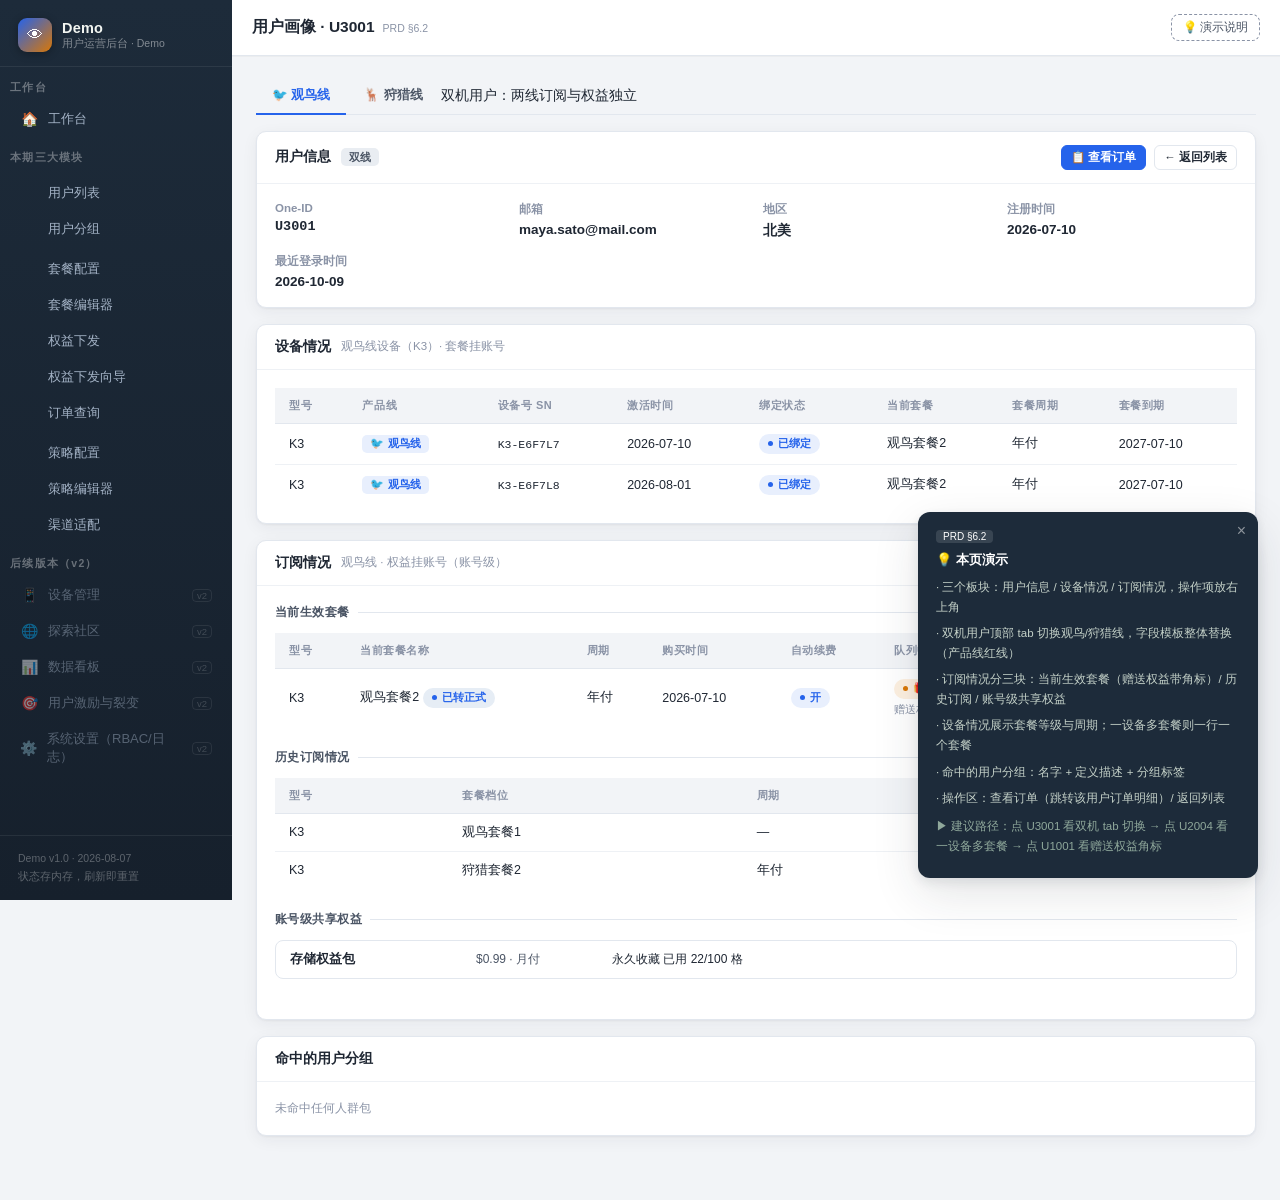
<file: user-detail.html>
<!DOCTYPE html>
<html lang="zh-CN">
<head>
<meta charset="UTF-8">
<title>用户画像 · Demo 运营后台</title>
<style>
/* ============================================================
   Demo 用户运营后台 · Demo 设计系统
   美学方向：Field Station（野外工作站）—— 墨绿黑侧边栏 + 暖米白内容区
   观鸟线=森林绿 / 狩猎线=琥珀棕 / 双线中性
   技术红线：file:// 直开、零依赖、系统字体栈
   ============================================================ */

:root {
  /* 色板 */
  --bg: #f4f2ec;              /* 内容区米白 */
  --bg-deep: #edeae2;
  --panel: #ffffff;
  --sidebar: #182a22;         /* 墨绿黑 */
  --sidebar-deep: #122019;
  --sidebar-text: #a8b8ae;
  --sidebar-active: #ffffff;

  /* 品牌双色 */
  --bird: #2d6a4f;            /* 观鸟 森林绿 */
  --bird-soft: #e3eee7;
  --hunt: #a8621a;            /* 狩猎 琥珀棕 */
  --hunt-soft: #f6e9d7;

  /* 语义 */
  --ink: #23201a;             /* 主文本暖黑 */
  --ink-2: #57524a;           /* 次文本 */
  --ink-3: #8a857c;           /* 弱文本 */
  --line: #e2dfd6;            /* 边框 */
  --line-soft: #edeae2;

  /* 状态 */
  --ok: #2d6a4f;
  --warn: #b45309;
  --danger: #b3261e;
  --info: #3a5f8a;

  --radius: 10px;
  --radius-sm: 7px;
  --shadow: 0 1px 2px rgba(35,32,26,.05), 0 4px 16px rgba(35,32,26,.06);
  --shadow-lg: 0 4px 12px rgba(35,32,26,.10), 0 16px 48px rgba(35,32,26,.12);

  --font: -apple-system, BlinkMacSystemFont,  "PingFang SC",
          "Hiragino Sans GB", "Microsoft YaHei", "Segoe UI", sans-serif;
  --mono: "SF Mono", ui-monospace, Menlo, Consolas, monospace;
}

* { margin: 0; padding: 0; box-sizing: border-box; }

html, body { height: 100%; }

body {
  font-family: var(--font);
  font-size: 13.5px;
  color: var(--ink);
  background: var(--bg);
  -webkit-font-smoothing: antialiased;
}

/* ============ 布局骨架 ============ */
.layout { display: flex; min-height: 100vh; }

.sidebar {
  width: 232px; flex-shrink: 0;
  background: linear-gradient(180deg, var(--sidebar) 0%, var(--sidebar-deep) 100%);
  color: var(--sidebar-text);
  display: flex; flex-direction: column;
  position: sticky; top: 0; height: 100vh; overflow-y: auto;
}

.sidebar-brand {
  display: flex; align-items: center; gap: 10px;
  padding: 18px 18px 14px;
  border-bottom: 1px solid rgba(255,255,255,.07);
}

.brand-mark {
  width: 34px; height: 34px; border-radius: 9px;
  background: linear-gradient(135deg, var(--bird), var(--hunt));
  display: flex; align-items: center; justify-content: center;
  font-size: 16px; color: #fff;
  box-shadow: 0 2px 8px rgba(0,0,0,.3);
}

.brand-name { color: #f2f5f1; font-size: 14.5px; font-weight: 700; letter-spacing: .2px; }
.brand-sub { font-size: 10.5px; color: rgba(255,255,255,.45); margin-top: 1px; }

.nav-group { padding: 14px 10px 6px; font-size: 10.5px; letter-spacing: .12em; color: rgba(255,255,255,.35); font-weight: 600; }

.nav-item {
  display: flex; align-items: center; gap: 10px;
  padding: 8px 12px; margin: 1px 8px;
  border-radius: 8px; cursor: pointer;
  font-size: 13px; color: var(--sidebar-text);
  text-decoration: none; transition: background .15s, color .15s;
}
.nav-item:hover { background: rgba(255,255,255,.06); color: #d6e0d8; }
.nav-item.active { background: rgba(255,255,255,.10); color: var(--sidebar-active); font-weight: 600; }
.nav-item.v2 { opacity: .45; cursor: not-allowed; }
.nav-item.v2:hover { background: transparent; color: var(--sidebar-text); }
.nav-item .badge-v2 { margin-left: auto; font-size: 9.5px; color: rgba(255,255,255,.4); border: 1px solid rgba(255,255,255,.18); border-radius: 4px; padding: 0 4px; }
.nav-icon { width: 18px; text-align: center; font-size: 14px; }

.sidebar-foot {
  margin-top: auto; padding: 14px 18px;
  font-size: 10.5px; color: rgba(255,255,255,.3);
  border-top: 1px solid rgba(255,255,255,.07);
  line-height: 1.7;
}

/* 主区 */
.main { flex: 1; min-width: 0; display: flex; flex-direction: column; }

.topbar {
  height: 56px; background: var(--panel);
  border-bottom: 1px solid var(--line);
  display: flex; align-items: center; gap: 14px;
  padding: 0 20px; position: sticky; top: 0; z-index: 40;
  box-shadow: 0 1px 0 rgba(35,32,26,.03);
}

.page-title { font-size: 15.5px; font-weight: 700; margin-right: auto; white-space: nowrap; }
.page-title .prd-ref { font-size: 10.5px; color: var(--ink-3); font-weight: 400; margin-left: 8px; }

.content { padding: 22px 24px 48px; max-width: 1440px; width: 100%; margin: 0 auto; }

/* ============ 顶部切换器 ============ */
.seg {
  display: inline-flex; background: var(--bg-deep);
  border: 1px solid var(--line); border-radius: 9px; padding: 3px; gap: 2px;
}
.seg button {
  border: 0; background: transparent; cursor: pointer;
  font-size: 12px; padding: 5px 12px; border-radius: 7px;
  color: var(--ink-2); font-family: var(--font); transition: all .15s;
}
.seg button:hover { color: var(--ink); }
.seg button.on { background: var(--panel); color: var(--ink); font-weight: 600; box-shadow: 0 1px 3px rgba(35,32,26,.12); }

/* 产品线专用分段控件 */
.seg-pl button.on[data-pl="bird"] { background: var(--bird); color: #fff; }
.seg-pl button.on[data-pl="hunt"] { background: var(--hunt); color: #fff; }

/* 角色切换器 */
.role-switch {
  display: flex; align-items: center; gap: 8px;
  font-size: 12px; color: var(--ink-2);
}
.role-switch .seg button.on { background: var(--sidebar); color: #fff; }

/* 演示说明按钮 */
.demo-btn {
  border: 1px dashed var(--ink-3); background: transparent; color: var(--ink-2);
  font-size: 11.5px; padding: 5px 11px; border-radius: 8px; cursor: pointer;
  font-family: var(--font); transition: all .15s;
}
.demo-btn:hover { border-color: var(--ink); color: var(--ink); }

/* 切换器标签 */
.switch-label { font-size: 10.5px; color: var(--ink-3); font-weight: 600; letter-spacing: .06em; }

.topbar-seg { display: flex; align-items: center; gap: 7px; }

/* ============ 卡片与布局 ============ */
.card {
  background: var(--panel); border: 1px solid var(--line);
  border-radius: var(--radius); box-shadow: var(--shadow);
  margin-bottom: 16px;
}
.card-head {
  display: flex; align-items: center; gap: 10px;
  padding: 13px 18px; border-bottom: 1px solid var(--line-soft);
}
.card-head h3 { font-size: 13.5px; font-weight: 700; }
.card-head .desc { font-size: 11.5px; color: var(--ink-3); }
.card-body { padding: 18px; }

/* ============ 筛选栏 ============ */
.filter-bar {
  display: flex; flex-wrap: wrap; gap: 10px 14px; align-items: center;
  background: var(--panel); border: 1px solid var(--line);
  border-radius: var(--radius); padding: 12px 16px; margin-bottom: 16px;
  box-shadow: var(--shadow);
}
.filter-item { display: flex; align-items: center; gap: 6px; }
.filter-item label { font-size: 11.5px; color: var(--ink-3); white-space: nowrap; }
.filter-divider { width: 1px; height: 24px; background: var(--line); }

/* ============ 表单控件 ============ */
input[type="text"], input[type="number"], input[type="date"], input[type="email"], input[type="search"], select, textarea {
  font-family: var(--font); font-size: 12.5px; color: var(--ink);
  border: 1px solid var(--line); border-radius: 7px;
  padding: 6px 10px; background: #fff; outline: none;
  transition: border-color .15s, box-shadow .15s;
}
input:focus, select:focus, textarea:focus { border-color: var(--ink-2); box-shadow: 0 0 0 3px rgba(35,32,26,.06); }
select { cursor: pointer; }
textarea { resize: vertical; line-height: 1.6; }

.checkbox-line { display: flex; align-items: center; gap: 6px; font-size: 12.5px; color: var(--ink-2); cursor: pointer; }
.checkbox-line input { accent-color: var(--bird); width: 14px; height: 14px; cursor: pointer; }

/* ============ 按钮 ============ */
.btn {
  display: inline-flex; align-items: center; gap: 6px;
  border: 1px solid var(--line); background: var(--panel);
  color: var(--ink); font-size: 12.5px; font-weight: 600;
  padding: 7px 14px; border-radius: 8px; cursor: pointer;
  font-family: var(--font); transition: all .15s;
}
.btn:hover { border-color: var(--ink-2); background: var(--bg); }
.btn:active { transform: translateY(1px); }
.btn-primary { background: var(--bird); border-color: var(--bird); color: #fff; }
.btn-primary:hover { background: #245741; border-color: #245741; }
.btn-hunt { background: var(--hunt); border-color: var(--hunt); color: #fff; }
.btn-hunt:hover { background: #8f5414; border-color: #8f5414; }
.btn-danger { background: #fff; border-color: #d8b9b6; color: var(--danger); }
.btn-danger:hover { border-color: var(--danger); background: #fdf1f0; }
.btn-ghost { background: transparent; border-color: transparent; color: var(--ink-2); }
.btn-ghost:hover { background: var(--bg); color: var(--ink); }
.btn-sm { padding: 4px 9px; font-size: 11.5px; border-radius: 6px; }
.btn:disabled { opacity: .45; cursor: not-allowed; }

/* ============ 表格 ============ */
.table-wrap { overflow-x: auto; border-radius: 0 0 var(--radius) var(--radius); }
table.table { width: 100%; border-collapse: collapse; font-size: 12.5px; }
.table th {
  text-align: left; font-size: 11px; font-weight: 600; letter-spacing: .05em;
  color: var(--ink-3); text-transform: uppercase;
  padding: 10px 14px; border-bottom: 1px solid var(--line);
  background: var(--bg); white-space: nowrap;
}
.table td {
  padding: 10px 14px; border-bottom: 1px solid var(--line-soft);
  color: var(--ink); vertical-align: middle;
}
.table tbody tr:last-child td { border-bottom: 0; }
.table tbody tr { transition: background .12s; }
.table tbody tr:hover { background: #faf8f3; }
.table td.mono, .table .mono { font-family: var(--mono); font-size: 11.5px; }
.table .num { font-variant-numeric: tabular-nums; }
.table .empty { text-align: center; color: var(--ink-3); padding: 40px 0; font-size: 12.5px; }

/* ============ 徽章 ============ */
.badge {
  display: inline-flex; align-items: center; gap: 5px;
  font-size: 11px; font-weight: 600; padding: 2.5px 9px; border-radius: 20px;
  white-space: nowrap;
}
.badge::before { content: ""; width: 5px; height: 5px; border-radius: 50%; background: currentColor; }
.badge-gray { background: #f0eee8; color: #6b665d; }
.badge-blue { background: #e6edf5; color: var(--info); }
.badge-green { background: var(--bird-soft); color: var(--bird); }
.badge-orange { background: var(--hunt-soft); color: var(--hunt); }
.badge-red { background: #fbeae8; color: var(--danger); }
.badge-pl { background: var(--bird-soft); color: var(--bird); }
.badge-pl.hunt { background: var(--hunt-soft); color: var(--hunt); }
.badge-pl.both { background: #e9e6df; color: #57524a; }

/* 产品线标签（列表内） */
.pl-tag {
  display: inline-flex; align-items: center; gap: 5px;
  font-size: 11px; padding: 1.5px 8px; border-radius: 5px; font-weight: 600;
}
.pl-tag.bird { background: var(--bird-soft); color: var(--bird); }
.pl-tag.hunt { background: var(--hunt-soft); color: var(--hunt); }
.pl-tag.both { background: #e9e6df; color: #57524a; }

/* ============ 分页 ============ */
.pager {
  display: flex; align-items: center; gap: 6px; justify-content: flex-end;
  padding: 10px 14px; border-top: 1px solid var(--line-soft);
  font-size: 12px; color: var(--ink-2);
}
.pager .page { width: 26px; height: 26px; display: flex; align-items: center; justify-content: center; border-radius: 6px; cursor: pointer; border: 1px solid transparent; }
.pager .page:hover { border-color: var(--line); }
.pager .page.on { background: var(--bird); color: #fff; font-weight: 600; }

/* ============ 步骤条 ============ */
.steps { display: flex; align-items: center; margin: 0 0 22px; }
.step { display: flex; align-items: center; gap: 9px; }
.step-dot {
  width: 26px; height: 26px; border-radius: 50%;
  display: flex; align-items: center; justify-content: center;
  font-size: 12px; font-weight: 700;
  background: var(--bg-deep); color: var(--ink-3); border: 1.5px solid var(--line);
  transition: all .2s;
}
.step-label { font-size: 12px; color: var(--ink-3); font-weight: 600; }
.step.on .step-dot { background: var(--bird); border-color: var(--bird); color: #fff; }
.step.on .step-label { color: var(--ink); }
.step.done .step-dot { background: var(--bird-soft); border-color: var(--bird); color: var(--bird); }
.step.done .step-label { color: var(--ink-2); }
.step-line { flex: 1; height: 1.5px; background: var(--line); margin: 0 14px; min-width: 24px; }
.step-line.done { background: var(--bird); }

/* ============ Tabs ============ */
.tabs { display: flex; gap: 2px; border-bottom: 1.5px solid var(--line); margin-bottom: 18px; }
.tab {
  padding: 9px 16px; font-size: 12.5px; color: var(--ink-2); cursor: pointer;
  border-bottom: 2.5px solid transparent; margin-bottom: -1.5px; font-weight: 600;
  transition: color .15s;
}
.tab:hover { color: var(--ink); }
.tab.on { color: var(--bird); border-bottom-color: var(--bird); }
.tab .hint { font-size: 10px; color: var(--ink-3); font-weight: 400; margin-left: 4px; }

/* ============ 弹窗 ============ */
.modal-mask {
  position: fixed; inset: 0; background: rgba(20,16,10,.45);
  display: flex; align-items: center; justify-content: center; z-index: 100;
  animation: fadeIn .15s ease-out;
}
.modal {
  background: var(--panel); border-radius: 14px; box-shadow: var(--shadow-lg);
  width: 520px; max-width: 92vw; max-height: 86vh; overflow-y: auto;
  animation: popIn .18s cubic-bezier(.2,.9,.3,1.2);
}
.modal-head { padding: 16px 20px 12px; border-bottom: 1px solid var(--line-soft); font-weight: 700; font-size: 14px; display: flex; align-items: center; }
.modal-head .close { margin-left: auto; cursor: pointer; color: var(--ink-3); font-size: 18px; background: none; border: 0; }
.modal-body { padding: 18px 20px; }
.modal-foot { padding: 13px 20px; border-top: 1px solid var(--line-soft); display: flex; justify-content: flex-end; gap: 10px; }

/* ============ Toast ============ */
#toast-root { position: fixed; top: 70px; right: 20px; z-index: 200; display: flex; flex-direction: column; gap: 8px; }
.toast {
  background: var(--sidebar); color: #eef3ee; font-size: 12.5px;
  padding: 11px 16px; border-radius: 9px; box-shadow: var(--shadow-lg);
  display: flex; align-items: center; gap: 9px; animation: slideIn .25s ease-out;
  max-width: 380px;
}
.toast.ok { border-left: 3px solid #4f9d77; }
.toast.warn { border-left: 3px solid #d9933a; }
.toast.err { border-left: 3px solid #e05c53; }

/* ============ 审批面板 ============ */
.approval-panel {
  background: var(--panel); border: 1px solid var(--line); border-radius: var(--radius);
  box-shadow: var(--shadow); margin-bottom: 16px; overflow: hidden;
}
.approval-panel .ap-head {
  display: flex; align-items: center; gap: 10px;
  padding: 12px 18px; background: var(--sidebar); color: #eef3ee;
  font-size: 12.5px; font-weight: 600;
}
.approval-panel .ap-item {
  display: flex; align-items: center; gap: 12px;
  padding: 12px 18px; border-bottom: 1px solid var(--line-soft); font-size: 12.5px;
}
.approval-panel .ap-item:last-child { border-bottom: 0; }
.ap-action { margin-left: auto; display: flex; gap: 8px; }

/* ============ 编辑器分区 ============ */
.form-section { margin-bottom: 22px; }
.form-section > h4 {
  font-size: 12px; font-weight: 700; letter-spacing: .04em;
  color: var(--ink-2); margin-bottom: 12px;
  display: flex; align-items: center; gap: 8px;
}
.form-section > h4::after { content: ""; flex: 1; height: 1px; background: var(--line); }
.form-grid { display: grid; grid-template-columns: repeat(auto-fill, minmax(230px, 1fr)); gap: 14px 18px; }
.form-field { display: flex; flex-direction: column; gap: 5px; }
.form-field > label { font-size: 11.5px; color: var(--ink-3); font-weight: 600; }
.form-field .req { color: var(--danger); margin-left: 2px; }
.form-field .help { font-size: 10.5px; color: var(--ink-3); line-height: 1.5; }
.form-field input, .form-field select, .form-field textarea { width: 100%; }

/* 多语言 Tab 小控件 */
.lang-tabs { display: flex; gap: 4px; margin-bottom: 8px; }
.lang-tab {
  font-size: 11px; padding: 3px 10px; border-radius: 6px; cursor: pointer;
  border: 1px solid var(--line); background: var(--panel); color: var(--ink-2); font-weight: 600;
}
.lang-tab.on { background: var(--sidebar); border-color: var(--sidebar); color: #fff; }
.lang-fallback { font-size: 10.5px; color: var(--ink-3); }

/* ============ 条件树（人群包编辑器） ============ */
.cond-group {
  border: 1.5px solid var(--line); border-radius: var(--radius);
  margin-bottom: 12px; overflow: hidden;
}
.cond-group .cg-head {
  display: flex; align-items: center; gap: 8px;
  background: var(--bg); padding: 8px 14px; font-size: 12px; font-weight: 700;
  border-bottom: 1px solid var(--line-soft);
}
.cond-group .cg-body { padding: 12px 14px; display: flex; flex-direction: column; gap: 9px; }
.cond-row { display: flex; align-items: center; gap: 8px; flex-wrap: wrap; }
.cond-row select, .cond-row input { padding: 5px 9px; }
.cond-ops { display: flex; gap: 6px; align-items: center; font-size: 11.5px; color: var(--ink-2); }

/* ============ 统计卡 ============ */
.stat-row { display: grid; grid-template-columns: repeat(auto-fit, minmax(180px, 1fr)); gap: 14px; margin-bottom: 18px; }
.stat-card {
  background: var(--panel); border: 1px solid var(--line); border-radius: var(--radius);
  padding: 14px 16px; box-shadow: var(--shadow);
}
.stat-card .sc-label { font-size: 11px; color: var(--ink-3); font-weight: 600; letter-spacing: .04em; }
.stat-card .sc-value { font-size: 24px; font-weight: 800; margin-top: 6px; font-variant-numeric: tabular-nums; letter-spacing: -.02em; }
.stat-card .sc-value small { font-size: 12px; font-weight: 600; color: var(--ink-3); }
.stat-card .sc-delta { font-size: 11px; margin-top: 4px; }
.stat-card .sc-delta.up { color: var(--ok); }
.stat-card .sc-delta.down { color: var(--danger); }

/* ============ 设备卡片（狩猎线画像） ============ */
.device-card {
  border: 1px solid var(--line); border-radius: var(--radius); padding: 12px 14px;
  display: flex; flex-direction: column; gap: 7px; background: #fdfcf9;
}
.device-card .dc-head { display: flex; align-items: center; gap: 8px; font-weight: 700; font-size: 12.5px; }
.device-card .dc-row { display: flex; justify-content: space-between; font-size: 12px; color: var(--ink-2); }
.device-card .dc-row b { color: var(--ink); font-weight: 600; }

/* ============ 渠道卡片 ============ */
.channel-grid { display: grid; grid-template-columns: repeat(auto-fit, minmax(300px, 1fr)); gap: 16px; }
.channel-card { border: 1px solid var(--line); border-radius: var(--radius); background: var(--panel); box-shadow: var(--shadow); overflow: hidden; }
.channel-card .cc-head {
  padding: 12px 16px; font-weight: 700; font-size: 13px;
  display: flex; align-items: center; gap: 9px;
  border-bottom: 1px solid var(--line-soft);
}
.channel-card .cc-body { padding: 14px 16px; display: flex; flex-direction: column; gap: 11px; }

/* ============ 演示说明浮层 ============ */
.demo-pop {
  position: fixed; right: 22px; bottom: 22px; width: 340px; z-index: 150;
  background: var(--sidebar); color: #e8eee9; border-radius: 12px;
  box-shadow: var(--shadow-lg); padding: 16px 18px; animation: slideUp .25s ease-out;
}
.demo-pop h4 { font-size: 13px; font-weight: 700; margin-bottom: 8px; color: #fff; display: flex; align-items: center; gap: 8px; }
.demo-pop p { font-size: 11.5px; line-height: 1.75; color: #c4d1c8; margin-bottom: 6px; }
.demo-pop .demo-close { position: absolute; top: 10px; right: 12px; color: rgba(255,255,255,.5); cursor: pointer; background: none; border: 0; font-size: 16px; }
.demo-pop .prd-tag { display: inline-block; font-size: 10px; background: rgba(255,255,255,.12); border-radius: 4px; padding: 1px 7px; margin-bottom: 8px; color: #fff; }

/* ============ 信息条 ============ */
.notice {
  display: flex; gap: 9px; align-items: flex-start;
  background: #eef2ee; border: 1px solid #d5e0d8; color: var(--ink-2);
  border-radius: 8px; padding: 10px 14px; font-size: 12px; line-height: 1.65;
  margin-bottom: 16px;
}
.notice.warn { background: var(--hunt-soft); border-color: #ecd9bd; }
.notice.red { background: #fbeae8; border-color: #e8c8c4; }
.notice .ni { flex-shrink: 0; }

/* ============ 空态 ============ */
.empty-state { text-align: center; padding: 60px 20px; color: var(--ink-3); }
.empty-state .es-icon { font-size: 38px; margin-bottom: 12px; opacity: .5; }
.empty-state p { font-size: 13px; }

/* ============ 动画 ============ */
@keyframes fadeIn { from { opacity: 0; } to { opacity: 1; } }
@keyframes popIn { from { opacity: 0; transform: scale(.96); } to { opacity: 1; transform: scale(1); } }
@keyframes slideIn { from { opacity: 0; transform: translateX(16px); } to { opacity: 1; transform: translateX(0); } }
@keyframes slideUp { from { opacity: 0; transform: translateY(14px); } to { opacity: 1; transform: translateY(0); } }
@keyframes pulse { 0%,100% { opacity: 1; } 50% { opacity: .45; } }
.pulse { animation: pulse 1.6s ease-in-out infinite; }

/* 页面进入动画 */
.content { animation: fadeIn .25s ease-out; }

/* ============ 滚动条 ============ */
::-webkit-scrollbar { width: 9px; height: 9px; }
::-webkit-scrollbar-thumb { background: #cfcbc2; border-radius: 5px; border: 2px solid var(--bg); }
::-webkit-scrollbar-track { background: transparent; }
.sidebar::-webkit-scrollbar-thumb { background: rgba(255,255,255,.14); border: 2px solid var(--sidebar); }

/* ============ 响应式（评审主为桌面，仅兜底） ============ */
@media (max-width: 1100px) {
  .topbar { flex-wrap: wrap; height: auto; padding: 10px 16px; gap: 8px; }
  .page-title { margin-right: 0; width: 100%; }
  .content { padding: 16px; }
}

</style>
<style>
/* ============================================================
   Demo 用户运营后台 · 通用后台风格（蓝白）配色试点
   试点范围：用户列表（users-list）+ 用户画像（user-detail）
   实现方式：覆盖 common.css 的 CSS 变量 + 少量硬编码色
   效果确认后再决定是否全站推广
   ============================================================ */

:root {
  /* 色板 */
  --bg: #f2f4f7;              /* 内容区蓝灰白 */
  --bg-deep: #e9edf2;
  --panel: #ffffff;
  --sidebar: #1d2b3a;         /* 深蓝灰 */
  --sidebar-deep: #16202c;
  --sidebar-text: #a3b2c5;
  --sidebar-active: #ffffff;

  /* 品牌双色（通用后台以主蓝为主） */
  --bird: #2563eb;            /* 主蓝 */
  --bird-soft: #e8effd;
  --hunt: #d97706;            /* 琥珀橙 */
  --hunt-soft: #fdf0e0;

  /* 语义 */
  --ink: #1f2733;             /* 主文本冷黑 */
  --ink-2: #4b5565;
  --ink-3: #8a93a6;
  --line: #e2e7ee;
  --line-soft: #eef1f5;

  /* 状态 */
  --ok: #16a34a;
  --warn: #d97706;
  --danger: #dc2626;
  --info: #2563eb;

  --shadow: 0 1px 2px rgba(31,39,51,.05), 0 4px 16px rgba(31,39,51,.06);
  --shadow-lg: 0 4px 12px rgba(31,39,51,.10), 0 16px 48px rgba(31,39,51,.12);
}

/* 硬编码色覆盖（common.css 未走变量的部分） */
.btn-primary:hover { background: #1d4ed8; border-color: #1d4ed8; }
.btn-hunt:hover { background: #b45309; border-color: #b45309; }
.table tbody tr:hover { background: #f5f7fb; }
.badge-gray { background: #eef1f5; color: #5b6b7f; }
.badge-pl.both, .pl-tag.both { background: #e9edf2; color: #4b5565; }
.toast.ok { border-left-color: #22c55e; }
.toast.warn { border-left-color: #f59e0b; }
.toast.err { border-left-color: #ef4444; }
::-webkit-scrollbar-thumb { background: #c3cad6; border-color: var(--bg); }

</style>
</head>
<body>
<script>
/* ============================================================
   Demo 用户运营后台 · Demo mock 数据
   值严格对齐背景文档 §5（套餐价格/权益量）
   技术红线：普通全局变量，不 fetch、不 module
   ============================================================ */
window.PLData = {
  version: '2026-08-07',

  /* ---------- 产品线 ---------- */
  productLines: [
    { key: 'bird', name: '观鸟线', model: 'K3' },
    { key: 'hunt', name: '狩猎线', model: 'TL300' },
  ],

  /* ---------- 套餐（两线全量；状态机：草稿/待上架/已上架；refPack=定向可见引用分组；schedule=上架方式） ---------- */
  plans: {
    bird: [
      { id: 'BP01', name: { en: 'Bird Plan 1', zh: '观鸟套餐1' }, tier: '观鸟套餐1', price: null, annual: null, perks: ['基础功能（演示数据）'], status: '已上架', schedule: '立即' },
      { id: 'BP02', name: { en: 'Bird Plan 2', zh: '观鸟套餐2' }, tier: '观鸟套餐2', price: 1.11, annual: 11.11, perks: ['标准权益组合（演示数据）'], status: '已上架', schedule: '立即' },
      { id: 'BP03', name: { en: 'Bird Plan 3', zh: '观鸟套餐3' }, tier: '观鸟套餐3', price: 2.22, annual: 22.22, perks: ['高配权益组合（演示数据）'], status: '已上架', schedule: '立即' },
      { id: 'BP04', name: { en: 'Bird Plan 3 Early', zh: '观鸟套餐3早鸟版' }, tier: '观鸟套餐3', price: 2.00, annual: 20.00, perks: ['同观鸟套餐3权益（演示数据）'], status: '草稿', schedule: '定时', refPack: 'P003' },
    ],
    hunt: [
      { id: 'HP01', name: { en: 'Hunt Plan 1', zh: '狩猎套餐1' }, tier: '狩猎套餐1', price: 3.33, renewPrice: 2.22, annual: 33.33, annualSale: 22.22, perks: ['标准权益组合（演示数据）'], status: '已上架', schedule: '立即' },
      { id: 'HP02', name: { en: 'Hunt Plan 2', zh: '狩猎套餐2' }, tier: '狩猎套餐2', price: 4.44, renewPrice: 3.33, annual: 44.44, annualSale: 33.33, perks: ['标准权益组合（演示数据）'], status: '已上架', schedule: '立即' },
      { id: 'HP03', name: { en: 'Hunt Plan 3', zh: '狩猎套餐3' }, tier: '狩猎套餐3', price: 5.55, renewPrice: 4.44, annual: 55.55, annualSale: 44.44, perks: ['高配权益组合（演示数据）'], status: '已上架', schedule: '立即' },
      /* 限定套餐（仅狩猎） */
      { id: 'HP10', name: { en: 'Hunt Plan 1 Special', zh: '狩猎套餐1特惠' }, tier: '狩猎套餐1', price: 2.00, annual: 20.00, limited: true, campaign: '限时活动', window: '2026-11-21 ~ 2026-12-02', perks: ['同狩猎套餐1权益（演示数据）'], status: '待上架', schedule: '定时', refPack: 'P001' },
      { id: 'HP11', name: { en: 'Hunt Plan 2 Special', zh: '狩猎套餐2特惠' }, tier: '狩猎套餐2', price: 3.00, annual: 30.00, limited: true, campaign: '限时活动', window: '2026-11-21 ~ 2026-12-02', perks: ['同狩猎套餐2权益（演示数据）'], status: '待上架', schedule: '定时' },
      { id: 'HP12', name: { en: 'Hunt Plan 3 Special', zh: '狩猎套餐3特惠' }, tier: '狩猎套餐3', price: 4.00, annual: 40.00, limited: true, campaign: '限时活动', window: '2026-11-21 ~ 2026-12-02', perks: ['同狩猎套餐3权益（演示数据）'], status: '待上架', schedule: '定时' },
      { id: 'HP13', name: { en: 'Seasonal Plan A', zh: '限定套餐A（季卡）' }, tier: '限定套餐A', price: 6.66, duration: '6 个月', limited: true, campaign: '限时活动', window: '2026-10-15 ~ 2027-03-31', perks: ['限时权益组合（演示数据）'], status: '待上架', schedule: '定时', refPack: 'P002' },
      { id: 'HP14', name: { en: 'Seasonal Plan B', zh: '限定套餐B（季卡）' }, tier: '限定套餐B', price: 8.88, duration: '6 个月', limited: true, campaign: '限时活动', window: '2026-10-15 ~ 2027-03-31', perks: ['限时高配权益组合（演示数据）'], status: '草稿', schedule: '定时' },
    ],
    /* AI权益包（狩猎独立 AI 权益） */
    aiButler: { price: 0.99, annual: 8.99, desc: 'AI 增值权益（演示数据）' },
    /* 加油包 */
    booster: {
      bird: [
        { id: 'BB01', name: '存储权益包', price: 0.99, unit: '/月', desc: '存储空间增值（演示数据）' },
        { id: 'BB02', name: '设备权益包', price: 0.99, unit: '/月/台', desc: '设备数量增值（演示数据）' },
        { id: 'BB03', name: 'AI调用包', price: 0.99, unit: '/月', desc: 'AI 调用次数增值（演示数据）' },
      ],
      hunt: [
        { id: 'HB01', name: '影像权益包', price: 0.99, unit: '/100 张', desc: '账号内共享（演示数据）', ownership: '账号级' },
        { id: 'HB02', name: 'AI调用包', price: 0.99, unit: '/300 次', desc: 'AI 调用补充（演示数据）' },
      ],
    },
  },

  /* ---------- 用户（20 条，含观鸟典型/狩猎典型/双机用户） ----------
     注：sub = 观鸟账号级订阅（含 period/purchaseAt/gifts 队列赠送权益）
         subPerDevice = 狩猎设备级套餐（一条一设备一套餐，同一 SN 可多条=多套餐生效）
         subHistory = 历史订阅（观鸟条目 sn 为空；狩猎条目带 sn）
         accountBenefits = 账号级共享权益（观鸟加油包 & 狩猎权益包，带 pl 区分） */
  users: [
    { id: 'U1001', email: 'emma.wilson@mail.com', region: '北美', pl: 'bird', createdAt: '2026-09-12', lastActive: '2026-10-08', devices: [{ sn: 'K3-B2F7A01', model: 'K3', activated: '2026-09-12', bound: true }], sub: { tier: '观鸟套餐2', trial: '试用中（7天）', autoRenew: true, expireAt: '2026-10-20', aiRemaining: 288, storageUsed: '3.2/10GB', period: '月付', purchaseAt: '2026-10-08', gifts: [{ name: '观鸟套餐2 30 天赠送', grantedAt: '2026-10-02' }] }, subHistory: [{ pl: 'bird', model: 'K3', sn: '', tier: '观鸟套餐1', period: '—', purchasedAt: '2026-09-12' }, { pl: 'bird', model: 'K3', sn: '', tier: '观鸟套餐2', period: '月付', purchasedAt: '2026-10-08' }], accountBenefits: [{ pl: 'bird', name: 'AI调用包', price: 0.99, period: '月付', usage: '已用 12/300 次' }], tags: ['K3开卖活动'], packs: ['P003'], freeze: false },
    { id: 'U1002', email: 'daniel.ng@mail.com', region: '北美', pl: 'bird', createdAt: '2026-06-02', lastActive: '2026-10-09', devices: [{ sn: 'K3-A1C9D02', model: 'K3', activated: '2026-06-02', bound: true }, { sn: 'K3-A1C9D03', model: 'K3', activated: '2026-07-15', bound: true }, { sn: 'K3-A1C9D04', model: 'K3', activated: '2026-08-20', bound: true }], sub: { tier: '观鸟套餐3', trial: '已转正式', autoRenew: true, expireAt: '2027-06-02', aiRemaining: 620, storageUsed: '12.4/20GB', period: '年付', purchaseAt: '2026-08-02', gifts: [{ name: '观鸟套餐3 30 天赠送', grantedAt: '2026-08-01' }] }, subHistory: [{ pl: 'bird', model: 'K3', sn: '', tier: '观鸟套餐1', period: '—', purchasedAt: '2026-06-02' }, { pl: 'bird', model: 'K3', sn: '', tier: '观鸟套餐2', period: '月付', purchasedAt: '2026-07-02' }, { pl: 'bird', model: 'K3', sn: '', tier: '观鸟套餐3', period: '年付', purchasedAt: '2026-08-02' }], accountBenefits: [{ pl: 'bird', name: '存储权益包', price: 0.99, period: '月付', usage: '永久收藏 已用 4/100 格' }, { pl: 'bird', name: 'AI调用包', price: 0.99, period: '月付', usage: '已用 380/300 次' }], tags: ['高价值用户', '多设备'], packs: [], freeze: false },
    { id: 'U1003', email: 'sophie.lee@mail.com', region: '欧洲', pl: 'bird', createdAt: '2026-09-28', lastActive: '2026-10-03', devices: [{ sn: 'K3-B2F7A11', model: 'K3', activated: '2026-09-28', bound: true }], sub: { tier: '观鸟套餐1', trial: '—', autoRenew: false, expireAt: '—', aiRemaining: 12, storageUsed: '0.8/1GB', period: '—', purchaseAt: '—', gifts: [] }, subHistory: [], accountBenefits: [], tags: [], packs: ['P005'], freeze: false },
    { id: 'U1004', email: 'miguel.rodriguez@mail.com', region: '欧洲', pl: 'bird', createdAt: '2026-08-14', lastActive: '2026-10-06', devices: [{ sn: 'K3-C3E5B21', model: 'K3', activated: '2026-08-14', bound: true }], sub: { tier: '观鸟套餐2', trial: '已取消自动续费', autoRenew: false, expireAt: '2026-11-14', aiRemaining: 45, storageUsed: '8.9/10GB', period: '月付', purchaseAt: '2026-09-14', gifts: [] }, subHistory: [{ pl: 'bird', model: 'K3', sn: '', tier: '观鸟套餐1', period: '—', purchasedAt: '2026-08-14' }, { pl: 'bird', model: 'K3', sn: '', tier: '观鸟套餐2', period: '月付', purchasedAt: '2026-09-14' }], accountBenefits: [{ pl: 'bird', name: 'AI调用包', price: 0.99, period: '月付', usage: '已用 255/300 次' }], tags: ['流失风险'], packs: ['P002'], freeze: false },
    { id: 'U1005', email: 'hannah.kim@mail.com', region: '北美', pl: 'bird', createdAt: '2026-07-01', lastActive: '2026-10-09', devices: [{ sn: 'K3-D2F8C33', model: 'K3', activated: '2026-07-01', bound: true }], sub: { tier: '观鸟套餐2', trial: '已转正式', autoRenew: true, expireAt: '2027-07-01', aiRemaining: 45, storageUsed: '6.1/10GB', period: '月付', purchaseAt: '2026-08-01', gifts: [] }, subHistory: [{ pl: 'bird', model: 'K3', sn: '', tier: '观鸟套餐1', period: '—', purchasedAt: '2026-07-01' }, { pl: 'bird', model: 'K3', sn: '', tier: '观鸟套餐2', period: '月付', purchasedAt: '2026-08-01' }], accountBenefits: [], tags: [], packs: [], freeze: false },
    { id: 'U2001', email: 'jack.taylor@mail.com', region: '北美', pl: 'hunt', createdAt: '2026-09-30', lastActive: '2026-10-09', devices: [{ sn: 'TL300-00A1F1', model: 'TL300', activated: '2026-09-30', bound: true }], subPerDevice: [{ sn: 'TL300-00A1F1', tier: '狩猎套餐2', expStatus: '体验中（第10天）', expireAt: '2026-10-14', period: '体验期', purchaseAt: '—', gifts: [] }], subHistory: [], accountBenefits: [{ pl: 'hunt', name: 'AI调用包', price: 0.99, period: '月付', usage: '剩余 282/300 次' }], hdRemaining: 2, aiDialog: 18, limitedPurchases: [], tags: ['体验期'], packs: ['P001'], freeze: false },
    { id: 'U2002', email: 'luke.morgan@mail.com', region: '北美', pl: 'hunt', createdAt: '2026-08-08', lastActive: '2026-10-09', devices: [{ sn: 'TL300-00B2G2', model: 'TL300', activated: '2026-08-08', bound: true }], subPerDevice: [{ sn: 'TL300-00B2G2', tier: '狩猎套餐3', expStatus: '已转付费', expireAt: '2027-08-08', period: '年付', purchaseAt: '2026-08-08', gifts: [] }], subHistory: [{ pl: 'hunt', model: 'TL300', sn: 'TL300-00B2G2', tier: '狩猎套餐1（体验）', period: '体验期', purchasedAt: '2026-08-08' }, { pl: 'hunt', model: 'TL300', sn: 'TL300-00B2G2', tier: '狩猎套餐3', period: '年付', purchasedAt: '2026-08-08' }], accountBenefits: [{ pl: 'hunt', name: '影像权益包', price: 0.99, period: '单次（100 张）', usage: 'HD 剩余 62/100 张' }, { pl: 'hunt', name: 'AI调用包', price: 0.99, period: '月付', usage: '剩余 40/300 次' }], hdRemaining: 21, aiDialog: 260, limitedPurchases: [], tags: [], packs: [], freeze: false },
    { id: 'U2003', email: 'olivia.brown@mail.com', region: '欧洲', pl: 'hunt', createdAt: '2026-09-20', lastActive: '2026-10-05', devices: [{ sn: 'TL300-00C3H3', model: 'TL300', activated: '2026-09-20', bound: true }], subPerDevice: [{ sn: 'TL300-00C3H3', tier: '狩猎套餐1', expStatus: '体验已过期未付费', expireAt: '2026-10-04', period: '体验期', purchaseAt: '—', gifts: [] }], subHistory: [], accountBenefits: [], hdRemaining: 0, aiDialog: 0, limitedPurchases: [], tags: ['体验过期'], packs: ['P001'], freeze: false },
    { id: 'U2004', email: 'tyler.james@mail.com', region: '北美', pl: 'hunt', createdAt: '2026-07-19', lastActive: '2026-10-08', devices: [{ sn: 'TL300-00D4J4', model: 'TL300', activated: '2026-07-19', bound: true }], subPerDevice: [{ sn: 'TL300-00D4J4', tier: '狩猎套餐3', expStatus: '已转付费', expireAt: '2027-04-18', period: '年付', purchaseAt: '2026-07-19', gifts: [] }, { sn: 'TL300-00D4J4', tier: '限定套餐A（季卡）', expStatus: '已转付费', expireAt: '2027-04-17', period: '季卡', purchaseAt: '2026-10-18', gifts: [] }], subHistory: [{ pl: 'hunt', model: 'TL300', sn: 'TL300-00D4J4', tier: '狩猎套餐1（体验）', period: '体验期', purchasedAt: '2026-07-19' }, { pl: 'hunt', model: 'TL300', sn: 'TL300-00D4J4', tier: '狩猎套餐3', period: '年付', purchasedAt: '2026-07-19' }], accountBenefits: [{ pl: 'hunt', name: '影像权益包', price: 0.99, period: '单次（100 张）', usage: 'HD 剩余 8/100 张' }, { pl: 'hunt', name: 'AI调用包', price: 0.99, period: '月付', usage: '剩余 150/300 次' }], hdRemaining: 14, aiDialog: 150, limitedPurchases: [{ name: '限定套餐A（季卡）', price: 6.66, boughtAt: '2026-10-18', valid: '6 个月' }], tags: ['限定套餐用户'], packs: [], freeze: false },
    { id: 'U2005', email: 'isaac.hughes@mail.com', region: '欧洲', pl: 'hunt', createdAt: '2026-08-25', lastActive: '2026-10-07', devices: [{ sn: 'TL300-00E5K5', model: 'TL300', activated: '2026-08-25', bound: true }, { sn: 'TL300-00E5K6', model: 'TL300', activated: '2026-09-30', bound: true }], subPerDevice: [{ sn: 'TL300-00E5K5', tier: '狩猎套餐1', expStatus: '已转付费', expireAt: '2027-08-25', period: '年付', purchaseAt: '2026-08-25', gifts: [] }, { sn: 'TL300-00E5K6', tier: '—', expStatus: '体验中（第9天）', expireAt: '2026-10-14', period: '体验期', purchaseAt: '—', gifts: [] }], subHistory: [{ pl: 'hunt', model: 'TL300', sn: 'TL300-00E5K5', tier: '狩猎套餐1（体验）', period: '体验期', purchasedAt: '2026-08-25' }], accountBenefits: [{ pl: 'hunt', name: 'AI调用包', price: 0.99, period: '月付', usage: '剩余 278/300 次' }], hdRemaining: 3, aiDialog: 22, limitedPurchases: [], tags: ['双设备'], packs: [], freeze: false },
    /* 双机用户 */
    { id: 'U3001', email: 'maya.sato@mail.com', region: '北美', pl: 'both', createdAt: '2026-07-10', lastActive: '2026-10-09', devices: [{ sn: 'K3-E6F7L7', model: 'K3', activated: '2026-07-10', bound: true }, { sn: 'K3-E6F7L8', model: 'K3', activated: '2026-08-01', bound: true }, { sn: 'TL300-00F6M6', model: 'TL300', activated: '2026-09-15', bound: true }], sub: { tier: '观鸟套餐2', trial: '已转正式', autoRenew: true, expireAt: '2027-07-10', aiRemaining: 190, storageUsed: '7.7/10GB', period: '年付', purchaseAt: '2026-07-10', gifts: [{ name: '观鸟套餐2 30 天赠送', grantedAt: '2026-09-20' }] }, subPerDevice: [{ sn: 'TL300-00F6M6', tier: '狩猎套餐2', expStatus: '已转付费', expireAt: '2027-09-15', period: '年付', purchaseAt: '2026-09-15', gifts: [] }], subHistory: [{ pl: 'bird', model: 'K3', sn: '', tier: '观鸟套餐1', period: '—', purchasedAt: '2026-07-10' }, { pl: 'bird', model: 'K3', sn: '', tier: '狩猎套餐2', period: '年付', purchasedAt: '2026-07-10' }, { pl: 'hunt', model: 'TL300', sn: 'TL300-00F6M6', tier: '狩猎套餐1（体验）', period: '体验期', purchasedAt: '2026-09-15' }, { pl: 'hunt', model: 'TL300', sn: 'TL300-00F6M6', tier: '狩猎套餐2', period: '年付', purchasedAt: '2026-09-15' }], accountBenefits: [{ pl: 'bird', name: '存储权益包', price: 0.99, period: '月付', usage: '永久收藏 已用 22/100 格' }, { pl: 'hunt', name: '影像权益包', price: 0.99, period: '单次（100 张）', usage: 'HD 剩余 88/100 张' }], hdRemaining: 6, aiDialog: 88, limitedPurchases: [], tags: ['双机用户'], packs: [], freeze: false },
    { id: 'U3002', email: 'noah.williams@mail.com', region: '欧洲', pl: 'both', createdAt: '2026-08-05', lastActive: '2026-10-01', devices: [{ sn: 'K3-F8G9N9', model: 'K3', activated: '2026-08-05', bound: true }, { sn: 'TL300-00G7N7', model: 'TL300', activated: '2026-09-10', bound: true }], sub: { tier: '观鸟套餐1', trial: '—', autoRenew: false, expireAt: '—', aiRemaining: 5, storageUsed: '0.5/1GB', period: '—', purchaseAt: '—', gifts: [] }, subPerDevice: [{ sn: 'TL300-00G7N7', tier: '狩猎套餐1', expStatus: '体验中（第4天）', expireAt: '2026-10-20', period: '体验期', purchaseAt: '—', gifts: [] }], subHistory: [], accountBenefits: [], hdRemaining: 4, aiDialog: 27, limitedPurchases: [], tags: ['双机用户'], packs: ['P005'], freeze: false },
    /* 其余普通用户 */
    { id: 'U1006', email: 'liam.smith@mail.com', region: '北美', pl: 'bird', createdAt: '2026-10-02', lastActive: '2026-10-09', devices: [{ sn: 'K3-G0H1P0', model: 'K3', activated: '2026-10-02', bound: true }], sub: { tier: '观鸟套餐2', trial: '试用中（7天）', autoRenew: true, expireAt: '2026-10-16', aiRemaining: 300, storageUsed: '0.2/10GB', period: '月付', purchaseAt: '2026-10-02', gifts: [{ name: 'AI调用包 300 次赠送', grantedAt: '2026-10-03' }] }, subHistory: [], accountBenefits: [], tags: [], packs: ['P003'], freeze: false },
    { id: 'U1007', email: 'ava.martin@mail.com', region: '欧洲', pl: 'bird', createdAt: '2026-05-20', lastActive: '2026-09-01', devices: [{ sn: 'K3-H1J2Q1', model: 'K3', activated: '2026-05-20', bound: false }], sub: { tier: '观鸟套餐1', trial: '—', autoRenew: false, expireAt: '—', aiRemaining: 0, storageUsed: '1.0/1GB', period: '—', purchaseAt: '—', gifts: [] }, subHistory: [{ pl: 'bird', model: 'K3', sn: '', tier: '观鸟套餐2', period: '月付', purchasedAt: '2026-05-20' }], accountBenefits: [], tags: ['30日未活跃'], packs: ['P004'], freeze: false },
    { id: 'U2006', email: 'ethan.clark@mail.com', region: '北美', pl: 'hunt', createdAt: '2026-08-30', lastActive: '2026-10-08', devices: [{ sn: 'TL300-00H2R2', model: 'TL300', activated: '2026-08-30', bound: true }], subPerDevice: [{ sn: 'TL300-00H2R2', tier: '狩猎套餐1', expStatus: '已转付费', expireAt: '2027-08-30', period: '年付', purchaseAt: '2026-08-30', gifts: [] }], subHistory: [{ pl: 'hunt', model: 'TL300', sn: 'TL300-00H2R2', tier: '狩猎套餐1（体验）', period: '体验期', purchasedAt: '2026-08-30' }, { pl: 'hunt', model: 'TL300', sn: 'TL300-00H2R2', tier: '狩猎套餐1', period: '年付', purchasedAt: '2026-08-30' }], accountBenefits: [], hdRemaining: 1, aiDialog: 45, limitedPurchases: [], tags: [], packs: [], freeze: false },
    { id: 'U1008', email: 'mia.johnson@mail.com', region: '北美', pl: 'bird', createdAt: '2026-09-05', lastActive: '2026-10-07', devices: [{ sn: 'K3-J3K4S2', model: 'K3', activated: '2026-09-05', bound: true }], sub: { tier: '观鸟套餐2', trial: '已取消自动续费', autoRenew: false, expireAt: '2026-11-05', aiRemaining: 210, storageUsed: '4.4/10GB', period: '月付', purchaseAt: '2026-10-05', gifts: [] }, subHistory: [{ pl: 'bird', model: 'K3', sn: '', tier: '观鸟套餐1', period: '—', purchasedAt: '2026-09-05' }, { pl: 'bird', model: 'K3', sn: '', tier: '观鸟套餐2', period: '月付', purchasedAt: '2026-10-05' }], accountBenefits: [{ pl: 'bird', name: 'AI调用包', price: 0.99, period: '月付', usage: '已用 90/300 次' }], tags: [], packs: ['P002'], freeze: false },
    { id: 'U2007', email: 'logan.davis@mail.com', region: '欧洲', pl: 'hunt', createdAt: '2026-09-25', lastActive: '2026-10-09', devices: [{ sn: 'TL300-00I3T3', model: 'TL300', activated: '2026-09-25', bound: true }], subPerDevice: [{ sn: 'TL300-00I3T3', tier: '狩猎套餐3', expStatus: '体验中（第6天）', expireAt: '2026-10-13', period: '体验期', purchaseAt: '—', gifts: [] }], subHistory: [], accountBenefits: [{ pl: 'hunt', name: 'AI调用包', price: 0.99, period: '月付', usage: '剩余 270/300 次' }], hdRemaining: 3, aiDialog: 30, limitedPurchases: [], tags: ['体验期'], packs: ['P001'], freeze: false },
    { id: 'U1009', email: 'charlotte.w@mail.com', region: '欧洲', pl: 'bird', createdAt: '2026-04-11', lastActive: '2026-10-09', devices: [{ sn: 'K3-K4L5U3', model: 'K3', activated: '2026-04-11', bound: true }], sub: { tier: '观鸟套餐3', trial: '已转正式', autoRenew: true, expireAt: '2027-04-11', aiRemaining: 830, storageUsed: '15.2/20GB', period: '年付', purchaseAt: '2026-06-11', gifts: [] }, subHistory: [{ pl: 'bird', model: 'K3', sn: '', tier: '观鸟套餐1', period: '—', purchasedAt: '2026-04-11' }, { pl: 'bird', model: 'K3', sn: '', tier: '观鸟套餐2', period: '月付', purchasedAt: '2026-05-11' }, { pl: 'bird', model: 'K3', sn: '', tier: '观鸟套餐3', period: '年付', purchasedAt: '2026-06-11' }], accountBenefits: [{ pl: 'bird', name: '存储权益包', price: 0.99, period: '月付', usage: '永久收藏 已用 5/100 格' }], tags: ['高价值用户'], packs: [], freeze: false },
    { id: 'U2008', email: 'william.hall@mail.com', region: '北美', pl: 'hunt', createdAt: '2026-09-18', lastActive: '2026-10-02', devices: [{ sn: 'TL300-00J4V4', model: 'TL300', activated: '2026-09-18', bound: true }], subPerDevice: [{ sn: 'TL300-00J4V4', tier: '狩猎套餐1', expStatus: '体验已过期未付费', expireAt: '2026-10-02', period: '体验期', purchaseAt: '—', gifts: [] }], subHistory: [], accountBenefits: [], hdRemaining: 0, aiDialog: 0, limitedPurchases: [], tags: ['体验过期'], packs: ['P001'], freeze: false },
    { id: 'U1010', email: 'amelia.b@mail.com', region: '北美', pl: 'bird', createdAt: '2026-08-19', lastActive: '2026-10-06', devices: [{ sn: 'K3-L5M6W4', model: 'K3', activated: '2026-08-19', bound: true }], sub: { tier: '观鸟套餐1', trial: '—', autoRenew: false, expireAt: '—', aiRemaining: 3, storageUsed: '0.9/1GB', period: '—', purchaseAt: '—', gifts: [] }, subHistory: [], accountBenefits: [], tags: [], packs: ['P004'], freeze: false },
  ],

  /* ---------- 订单（§6.3 订单查询；订阅/兑换码核销/优惠券核销/赠送，状态机见文档 6.3.4） ---------- */
  orders: [
    /* U1001 观鸟套餐2 试用 */
    { id: 'ORD20260912001', type: '订阅', pl: 'bird', userId: 'U1001', email: 'emma.wilson@mail.com', sn: '', item: '观鸟套餐2 月付', amount: 1.11, currency: 'USD', status: '已到账', createdAt: '2026-09-12', paidAt: '2026-09-12', channel: 'App Store' },
    { id: 'ORD20261002001', type: '兑换码核销', pl: 'bird', userId: 'U1001', email: 'emma.wilson@mail.com', sn: '', item: '观鸟套餐2 30 天赠送', amount: 0, currency: 'USD', status: '已核销', createdAt: '2026-10-02', paidAt: '2026-10-02', channel: '兑换码' },
    { id: 'ORD20261008001', type: '订阅', pl: 'bird', userId: 'U1001', email: 'emma.wilson@mail.com', sn: '', item: '观鸟套餐2 月付', amount: 1.11, currency: 'USD', status: '已到账', createdAt: '2026-10-08', paidAt: '2026-10-08', channel: 'App Store' },
    /* U1002 观鸟套餐3 年付 */
    { id: 'ORD20260602001', type: '订阅', pl: 'bird', userId: 'U1002', email: 'daniel.ng@mail.com', sn: '', item: '观鸟套餐2 月付', amount: 1.11, currency: 'USD', status: '已退款', createdAt: '2026-06-02', paidAt: '2026-06-02', channel: 'App Store' },
    { id: 'ORD20260702001', type: '订阅', pl: 'bird', userId: 'U1002', email: 'daniel.ng@mail.com', sn: '', item: '观鸟套餐3 月付', amount: 2.22, currency: 'USD', status: '已到账', createdAt: '2026-07-02', paidAt: '2026-07-02', channel: 'App Store' },
    { id: 'ORD20260801001', type: '赠送', pl: 'bird', userId: 'U1002', email: 'daniel.ng@mail.com', sn: '', item: '观鸟套餐3 30 天赠送', amount: 0, currency: 'USD', status: '已发放', createdAt: '2026-08-01', paidAt: '—', channel: '后台赠送' },
    { id: 'ORD20260802001', type: '订阅', pl: 'bird', userId: 'U1002', email: 'daniel.ng@mail.com', sn: '', item: '观鸟套餐3 年付', amount: 22.22, currency: 'USD', status: '已到账', createdAt: '2026-08-02', paidAt: '2026-08-02', channel: 'App Store' },
    /* U1003 观鸟 Free */
    { id: 'ORD20260928001', type: '兑换码核销', pl: 'bird', userId: 'U1003', email: 'sophie.lee@mail.com', sn: '', item: 'AI调用包 300 次（购机附赠）', amount: 0, currency: 'USD', status: '已核销', createdAt: '2026-09-28', paidAt: '2026-09-28', channel: '兑换码' },
    /* U1004 观鸟套餐2 已取消自动续费 */
    { id: 'ORD20260914001', type: '订阅', pl: 'bird', userId: 'U1004', email: 'miguel.rodriguez@mail.com', sn: '', item: '观鸟套餐2 月付', amount: 1.11, currency: 'USD', status: '已到账', createdAt: '2026-09-14', paidAt: '2026-09-14', channel: 'App Store' },
    { id: 'ORD20261005001', type: '订阅', pl: 'bird', userId: 'U1004', email: 'miguel.rodriguez@mail.com', sn: '', item: '观鸟套餐2 月付', amount: 1.11, currency: 'USD', status: '已到账', createdAt: '2026-10-05', paidAt: '2026-10-05', channel: 'App Store' },
    /* U1005 观鸟套餐2 */
    { id: 'ORD20260801001', type: '订阅', pl: 'bird', userId: 'U1005', email: 'hannah.kim@mail.com', sn: '', item: '观鸟套餐2 月付', amount: 1.11, currency: 'USD', status: '已到账', createdAt: '2026-08-01', paidAt: '2026-08-01', channel: 'App Store' },
    /* U2001 狩猎套餐2 体验中 */
    { id: 'ORD20260930001', type: '赠送', pl: 'hunt', userId: 'U2001', email: 'jack.taylor@mail.com', sn: 'TL300-00A1F1', item: '限定套餐A（购机附赠）', amount: 0, currency: 'USD', status: '已发放', createdAt: '2026-09-30', paidAt: '—', channel: '后台赠送' },
    { id: 'ORD20261008001', type: '订阅', pl: 'hunt', userId: 'U2001', email: 'jack.taylor@mail.com', sn: 'TL300-00A1F1', item: '狩猎套餐2 月付（体验转正式）', amount: 4.44, currency: 'USD', status: '待支付', createdAt: '2026-10-08', paidAt: '—', channel: 'App Store' },
    /* U2002 狩猎套餐3 年付 */
    { id: 'ORD20260808001', type: '订阅', pl: 'hunt', userId: 'U2002', email: 'luke.morgan@mail.com', sn: 'TL300-00B2G2', item: '狩猎套餐3 年付', amount: 44.44, currency: 'USD', status: '已到账', createdAt: '2026-08-08', paidAt: '2026-08-08', channel: 'App Store' },
    { id: 'ORD20260901001', type: '兑换码核销', pl: 'hunt', userId: 'U2002', email: 'luke.morgan@mail.com', sn: 'TL300-00B2G2', item: '影像权益包 100 张', amount: 0, currency: 'USD', status: '已核销', createdAt: '2026-09-01', paidAt: '2026-09-01', channel: '兑换码' },
    /* U2003 体验过期 */
    { id: 'ORD20260920001', type: '赠送', pl: 'hunt', userId: 'U2003', email: 'olivia.brown@mail.com', sn: 'TL300-00C3H3', item: '狩猎套餐1 体验期（14 天）', amount: 0, currency: 'USD', status: '已发放', createdAt: '2026-09-20', paidAt: '—', channel: '后台赠送' },
    /* U2004 狩猎套餐3 + 季卡（一设备多套餐） */
    { id: 'ORD20260719001', type: '订阅', pl: 'hunt', userId: 'U2004', email: 'tyler.james@mail.com', sn: 'TL300-00D4J4', item: '狩猎套餐3 年付', amount: 44.44, currency: 'USD', status: '已到账', createdAt: '2026-07-19', paidAt: '2026-07-19', channel: 'App Store' },
    { id: 'ORD20261018001', type: '订阅', pl: 'hunt', userId: 'U2004', email: 'tyler.james@mail.com', sn: 'TL300-00D4J4', item: '限定套餐A（季卡）', amount: 6.66, currency: 'USD', status: '已到账', createdAt: '2026-10-18', paidAt: '2026-10-18', channel: 'App Store' },
    { id: 'ORD20261018002', type: '优惠券核销', pl: 'hunt', userId: 'U2004', email: 'tyler.james@mail.com', sn: 'TL300-00D4J4', item: '影像权益包折扣券', amount: 0, currency: 'USD', status: '已使用', createdAt: '2026-10-18', paidAt: '2026-10-18', channel: '优惠券' },
    /* U2005 狩猎双设备 */
    { id: 'ORD20260825001', type: '订阅', pl: 'hunt', userId: 'U2005', email: 'isaac.hughes@mail.com', sn: 'TL300-00E5K5', item: '狩猎套餐1 年付', amount: 22.22, currency: 'USD', status: '已到账', createdAt: '2026-08-25', paidAt: '2026-08-25', channel: 'App Store' },
    /* U3001 双机 */
    { id: 'ORD20260710001', type: '订阅', pl: 'bird', userId: 'U3001', email: 'maya.sato@mail.com', sn: '', item: '观鸟套餐2 年付', amount: 11.11, currency: 'USD', status: '已到账', createdAt: '2026-07-10', paidAt: '2026-07-10', channel: 'App Store' },
    { id: 'ORD20260915001', type: '订阅', pl: 'hunt', userId: 'U3001', email: 'maya.sato@mail.com', sn: 'TL300-00F6M6', item: '狩猎套餐2 年付', amount: 33.33, currency: 'USD', status: '已到账', createdAt: '2026-09-15', paidAt: '2026-09-15', channel: 'App Store' },
    { id: 'ORD20260915002', type: '兑换码核销', pl: 'hunt', userId: 'U3001', email: 'maya.sato@mail.com', sn: 'TL300-00F6M6', item: '限定套餐A（购机附赠）', amount: 0, currency: 'USD', status: '已核销', createdAt: '2026-09-15', paidAt: '2026-09-15', channel: '兑换码' },
    { id: 'ORD20260920001', type: '赠送', pl: 'bird', userId: 'U3001', email: 'maya.sato@mail.com', sn: '', item: '观鸟套餐2 30 天赠送', amount: 0, currency: 'USD', status: '已发放', createdAt: '2026-09-20', paidAt: '—', channel: '后台赠送' },
    /* U3002 双机 */
    { id: 'ORD20260805001', type: '兑换码核销', pl: 'bird', userId: 'U3002', email: 'noah.williams@mail.com', sn: '', item: 'AI调用包 300 次（购机附赠）', amount: 0, currency: 'USD', status: '已核销', createdAt: '2026-08-05', paidAt: '2026-08-05', channel: '兑换码' },
    { id: 'ORD20260910001', type: '赠送', pl: 'hunt', userId: 'U3002', email: 'noah.williams@mail.com', sn: 'TL300-00G7N7', item: '狩猎套餐1 体验期（14 天）', amount: 0, currency: 'USD', status: '已发放', createdAt: '2026-09-10', paidAt: '—', channel: '后台赠送' },
    /* 其余用户少量订单 */
    { id: 'ORD20260905001', type: '订阅', pl: 'bird', userId: 'U1008', email: 'mia.johnson@mail.com', sn: '', item: '观鸟套餐2 月付', amount: 1.11, currency: 'USD', status: '已到账', createdAt: '2026-09-05', paidAt: '2026-09-05', channel: 'App Store' },
    { id: 'ORD20260411001', type: '订阅', pl: 'bird', userId: 'U1009', email: 'charlotte.w@mail.com', sn: '', item: '观鸟套餐3 年付', amount: 22.22, currency: 'USD', status: '已到账', createdAt: '2026-04-11', paidAt: '2026-04-11', channel: 'App Store' },
    { id: 'ORD20260830001', type: '订阅', pl: 'hunt', userId: 'U2006', email: 'ethan.clark@mail.com', sn: 'TL300-00H2R2', item: '狩猎套餐1 年付', amount: 22.22, currency: 'USD', status: '已到账', createdAt: '2026-08-30', paidAt: '2026-08-30', channel: 'App Store' },
    { id: 'ORD20260918001', type: '赠送', pl: 'hunt', userId: 'U2008', email: 'william.hall@mail.com', sn: 'TL300-00J4V4', item: '狩猎套餐1 体验期（14 天）', amount: 0, currency: 'USD', status: '已发放', createdAt: '2026-09-18', paidAt: '—', channel: '后台赠送' },
  ],

  /* ---------- 用户分组（§5.3；状态机：未引用/已引用/已停用；被引用只列模块，不复制名单） ---------- */
  audiencePacks: [
    { id: 'P001', name: '狩猎体验期未转付费', pl: 'hunt', desc: '14 天新手体验期内、第 7 天以上且未转付费', tags: ['待触达'], conditions: '产品线=狩猎 AND 体验状态∈{体验中(第7+天), 已过期未付费}', est: 1240, status: '已引用', creator: 'Bobi', createdAt: '2026-09-28', refCount: 1, refs: [{ module: 'Push', name: 'S001 体验期转化提醒' }] },
    { id: 'P002', name: '订阅即将到期 ≤7 天', pl: 'both', desc: '付费订阅剩余天数 ≤7 天（含自动续费已关闭）', tags: ['待触达'], conditions: '订阅剩余天数 ≤7 天', est: 8640, status: '已引用', creator: '运营A', createdAt: '2026-09-15', refCount: 1, refs: [{ module: 'Push', name: 'S002 续费到期提醒' }] },
    { id: 'P003', name: '观鸟 7 天试用中用户', pl: 'bird', desc: '当前处于 7 天试用期且未取消自动续费', tags: ['购机附赠'], conditions: '产品线=观鸟 AND 试用状态=试用中(7天)', est: 532, status: '已引用', creator: '运营A', createdAt: '2026-09-20', refCount: 2, refs: [{ module: '权益下发', name: 'T004 K3 开卖：AI调用包赠礼' }, { module: '弹窗', name: 'S003 新用户欢迎弹窗' }] },
    { id: 'P004', name: '30 日未活跃免费用户', pl: 'both', desc: '30 日未活跃且订阅为免费档', tags: [], conditions: '最近活跃=30日未活跃 AND 订阅状态=免费', est: 15230, status: '已停用', creator: 'Bobi', createdAt: '2026-09-10', refCount: 0, refs: [] },
    { id: 'P005', name: '已购 K3 未订阅', pl: 'bird', desc: '已激活 K3 设备且从未付费订阅', tags: ['黑五活动'], conditions: '已购硬件型号=K3 AND 订阅状态=免费', est: 2210, status: '未引用', creator: 'Bobi', createdAt: '2026-10-05', refCount: 0, refs: [] },
  ],

  /* ---------- 分组标签体系（§5.3.8：打标对象是分组本身，不自动打给组内用户） ---------- */
  groupTags: [
    { name: '黑五活动', type: '活动', color: '#e6f4ff', usedBy: 1 },
    { name: '购机附赠', type: '活动', color: '#fff1d6', usedBy: 1 },
    { name: '客服补偿', type: '客服', color: '#ffe8e5', usedBy: 0 },
    { name: '红人福利', type: '活动', color: '#e6f4ff', usedBy: 0 },
    { name: '待触达', type: '触达', color: '#f0f0f0', usedBy: 2 },
    { name: '已触达', type: '触达', color: '#f0f0f0', usedBy: 0 },
    { name: '数据测试', type: '数据', color: '#f0f0f0', usedBy: 0 },
  ],

  /* ---------- 权益下发任务（状态机：草稿/待下发/下发中/已下发；count=生成数量） ---------- */
  benefitTasks: [
    { id: 'T001', name: '购机附赠：季卡兑换码批次', type: '兑换码', pl: 'hunt', ownership: '设备级', target: 'SN 导入（TL300 开卖批次）', benefit: '限定套餐A ×1000', status: '已下发', count: 1000, sent: 1000, success: 998, failed: 2, creator: 'Bobi', createdAt: '2026-09-20', expires: '2026-12-31' },
    { id: 'T002', name: '客服补偿：观鸟套餐2 30 天', type: '优惠券', pl: 'bird', ownership: '账号级', target: 'P002（订阅即将到期 ≤7 天）', benefit: '观鸟套餐2 30 天赠送', status: '草稿', count: 500, sent: 0, success: 0, failed: 0, creator: '客服C', createdAt: '2026-10-07', expires: '2026-12-31' },
    { id: 'T003', name: '红人福利：观鸟套餐3 90 天', type: '优惠券', pl: 'bird', ownership: '账号级', target: '手动名单（12 人）', benefit: '观鸟套餐3 90 天赠送', status: '下发中', count: 12, sent: 12, success: 9, failed: 3, creator: '运营A', createdAt: '2026-10-01', expires: '2026-11-30' },
    { id: 'T004', name: 'K3 开卖：AI调用包赠礼', type: '兑换码', pl: 'bird', ownership: '账号级', target: 'P003（观鸟试用中）', benefit: 'AI调用包 300 次', status: '待下发', count: 300, sent: 0, success: 0, failed: 0, creator: 'Bobi', createdAt: '2026-10-08', expires: '2026-10-31' },
  ],

  /* ---------- 策略（状态机：草稿/待发布（定时）/已发布/已停用；渠道=弹窗/Push/Banner/站内信，无邮件） ---------- */
  strategies: [
    { id: 'S001', name: { en: 'Trial conversion nudge', zh: '体验期转化提醒' }, type: 'Push', pl: 'hunt', region: '全部', trigger: '定时（体验第 10 天 09:00 用户本地时区）', pack: 'P001', channels: 'Push', status: '已发布', creator: 'Bobi', createdAt: '2026-09-30', stats: { sent: 842, reach: 812, click: 196, conv: 58 } },
    { id: 'S002', name: { en: 'Renewal reminder', zh: '续费到期提醒' }, type: 'Push', pl: 'bird', region: '全部', trigger: '事件（订阅到期前 3 天）', pack: 'P002', channels: 'Push + 站内信', status: '已发布', creator: '运营A', createdAt: '2026-09-25', stats: { sent: 2140, reach: 2095, click: 688, conv: 312 } },
    { id: 'S003', name: { en: 'Welcome popup', zh: '新用户欢迎弹窗' }, type: '弹窗', pl: 'bird', region: '欧洲', trigger: '事件（App 启动，每日一次）', pack: 'P003', channels: '弹窗', status: '待发布', creator: '运营A', createdAt: '2026-10-06', stats: { sent: 0, reach: 0, click: 0, conv: 0 } },
    { id: 'S004', name: { en: 'Black Friday teaser', zh: '黑五限定套餐预告' }, type: 'Banner', pl: 'hunt', region: '北美', trigger: '定时（2026-11-14 ~ 11-20）', pack: null, channels: 'Banner', status: '草稿', creator: 'Bobi', createdAt: '2026-10-08', stats: { sent: 0, reach: 0, click: 0, conv: 0 } },
  ],

  /* ---------- 渠道配置 ---------- */
  channels: {
    popup: { template: '居中弹窗', buttons: '主：立即订阅 / 次：稍后再说', frequency: '每日一次', priority: 2 },
    push: { provider: 'APNs + Firebase', deepLink: 'demoapp://renew', badge: '开', receipt: '已启用' },
    banner: { position: '探索 Tab 顶部', carousel: '第 1 位', schedule: '2026-11-14 ~ 11-27' },
    inbox: { category: '营销通知', expiry: '30 天', readLogic: '已读即折叠' },
    email: { provider: 'SendGrid', category: 'Transactional + Marketing', note: '【待确认】渠道清单（PRD §13 #1）' },
  },

  /* ---------- 全局频控（V2 预留） ---------- */
  frequency: {
    totalDaily: 3, totalWeekly: 12,
    channelLimits: { popup: 1, push: 2, banner: 1, inbox: 3, email: 1 },
    priority: ['续费提醒', '活动通知', '促销'],
    exclusive: ['订阅中用户不弹促销弹窗', '当天已弹窗则不再 Push 同类内容'],
    quietHours: '21:00 ~ 09:00（用户本地时区）',
    today: { popup: 8420, push: 15320, banner: 4210, inbox: 6890, email: 3320 },
  },
};
</script>
<script>
/* ============================================================
   Demo 用户运营后台 · 公共工具（纯函数，无副作用）
   命名空间：PL
   ============================================================ */
window.PL = {};

/** HTML 转义 */
PL.esc = function (s) {
  return String(s == null ? '' : s).replace(/[&<>"']/g, function (c) {
    return { '&': '&amp;', '<': '&lt;', '>': '&gt;', '"': '&quot;', "'": '&#39;' }[c];
  });
};

/** 金额 */
PL.money = function (n) {
  if (n == null) return '—';
  return '$' + Number(n).toFixed(2).replace(/\.00$/, '');
};

/** 产品线标签 */
PL.plTag = function (pl) {
  var map = { bird: ['pl-tag bird', '🐦 观鸟线'], hunt: ['pl-tag hunt', '🦌 狩猎线'], both: ['pl-tag both', '双线'] };
  var m = map[pl] || map.both;
  return '<span class="' + m[0] + '">' + m[1] + '</span>';
};

/** 状态徽章（后台通用状态机） */
PL.badge = function (status) {
  var map = {
    '草稿': 'badge-gray', '审批中': 'badge-blue', '生效中': 'badge-green', '已上架': 'badge-green',
    '生效': 'badge-green', '已发布': 'badge-green', '已停用': 'badge-gray', '待生效': 'badge-orange',
    '下发中': 'badge-blue', '部分成功': 'badge-orange', '已完成': 'badge-green', '已终止': 'badge-red',
    '体验中（7天）': 'badge-blue', '体验中（第10天）': 'badge-orange',
  };
  return '<span class="badge ' + (map[status] || 'badge-gray') + '">' + PL.esc(status) + '</span>';
};

/** 布尔徽章（是/否） */
PL.boolBadge = function (v) {
  return v ? '<span class="badge badge-green">开</span>' : '<span class="badge badge-gray">关</span>';
};

/** 空态 */
PL.empty = function (text) {
  return '<div class="empty-state"><div class="es-icon">🪶</div><p>' + PL.esc(text || '暂无数据') + '</p></div>';
};

/** 简单表格渲染 */
PL.table = function (cols, rows, opts) {
  opts = opts || {};
  var th = '<tr>' + cols.map(function (c) { return '<th>' + c + '</th>'; }).join('') + '</tr>';
  var body;
  if (!rows || !rows.length) {
    body = '<tr><td colspan="' + cols.length + '">' + PL.empty(opts.emptyText || '暂无数据') + '</td></tr>';
  } else {
    body = rows.map(function (r) { return '<tr>' + r.map(function (c) { return '<td>' + c + '</td>'; }).join('') + '</tr>'; }).join('');
  }
  return '<div class="table-wrap"><table class="table"><thead>' + th + '</thead><tbody>' + body + '</tbody></table></div>';
};

/** 表单字段行（编辑器用） */
PL.field = function (label, inputHtml, opts) {
  opts = opts || {};
  return '<div class="form-field">' +
    '<label>' + PL.esc(label) + (opts.req ? '<span class="req">*</span>' : '') + '</label>' +
    inputHtml +
    (opts.help ? '<span class="help">' + opts.help + '</span>' : '') +
    '</div>';
};

/** 多语言 Tab（en/de/fr） */
PL.langTabs = function () {
  return '<div class="lang-tabs">' +
    ['en', 'de', 'fr'].map(function (l, i) {
      return '<span class="lang-tab' + (i === 0 ? ' on' : '') + '" data-lang="' + l + '">' + l.toUpperCase() + '</span>';
    }).join('') +
    '</div><span class="lang-fallback">未配置的语言回退英语（en）</span>';
};

</script>
<script>
/* ============================================================
   Demo 用户运营后台 · 共享壳与全局交互
   - 侧边栏/顶栏注入（含产品线/区域/角色切换器）
   - 全局状态 PLState（内存态，刷新重置）
   - toast / modal / 演示说明
   ============================================================ */

/** 全局状态（演示态：内存，刷新重置） */
window.PLState = { pl: 'both', region: 'all', role: 'operator' };

/* ---------------- 侧边栏 ---------------- */

var NAV = [
  { group: '工作台', items: [ { icon: '🏠', label: '工作台', href: 'index.html', v2: false } ] },
  { group: '本期三大模块', items: [
    { icon: '👥', label: '用户管理', v2: false, children: [
      { label: '用户列表', href: 'users-list.html' },
      { label: '用户分组', href: 'audience-builder.html' },
    ] },
    { icon: '💰', label: '商业化', v2: false, children: [
      { label: '套餐配置', href: 'plans-list.html' },
      { label: '套餐编辑器', href: 'plan-editor.html' },
      { label: '权益下发', href: 'benefit-list.html' },
      { label: '权益下发向导', href: 'benefit-editor.html' },
      { label: '订单查询', href: 'order-list.html' },
    ] },
    { icon: '📢', label: '策略触达', v2: false, children: [
      { label: '策略配置', href: 'strategy-list.html' },
      { label: '策略编辑器', href: 'strategy-editor.html' },
      { label: '渠道适配', href: 'channels.html' },
    ] },
  ] },
  { group: '后续版本（v2）', items: [
    { icon: '📱', label: '设备管理', v2: true },
    { icon: '🌐', label: '探索社区', v2: true },
    { icon: '📊', label: '数据看板', v2: true },
    { icon: '🎯', label: '用户激励与裂变', v2: true },
    { icon: '⚙️', label: '系统设置（RBAC/日志）', v2: true },
  ] },
];

function renderSidebar(activePath) {
  var html = '';
  html += '<div class="sidebar-brand">' +
    '<div class="brand-mark">👁</div>' +
    '<div><div class="brand-name">Demo</div><div class="brand-sub">用户运营后台 · Demo</div></div>' +
    '</div>';
  NAV.forEach(function (g) {
    html += '<div class="nav-group">' + g.group + '</div>';
    g.items.forEach(function (it) {
      if (it.v2) {
        html += '<div class="nav-item v2"><span class="nav-icon">' + it.icon + '</span>' + it.label + '<span class="badge-v2">v2</span></div>';
      } else if (it.children) {
        var open = it.children.some(function (c) { return c.href === activePath; });
        html += '<div class="nav-group" style="padding-top:2px;padding-bottom:2px;"></div>';
        it.children.forEach(function (c) {
          var cls = 'nav-item' + (c.href === activePath ? ' active' : '');
          html += '<a class="' + cls + '" href="' + c.href + '"><span class="nav-icon"></span>' + c.label + '</a>';
        });
      } else {
        var cls2 = 'nav-item' + (it.href === activePath ? ' active' : '');
        html += '<a class="' + cls2 + '" href="' + it.href + '"><span class="nav-icon">' + it.icon + '</span>' + it.label + '</a>';
      }
    });
  });
  html += '<div class="sidebar-foot">Demo v1.0 · 2026-08-07<br>状态存内存，刷新即重置</div>';
  return html;
}

/* ---------------- 顶栏 ---------------- */

function topbarSegs() {
  var pl = PLState.pl;
  var role = PLState.role;
  return '' +
    '<div class="topbar-seg"><span class="switch-label">产品线</span>' +
    '<div class="seg seg-pl" id="pl-switch">' +
    '<button data-pl="both" class="' + (pl === 'both' ? 'on' : '') + '">全部</button>' +
    '<button data-pl="bird" class="' + (pl === 'bird' ? 'on' : '') + '">🐦 观鸟</button>' +
    '<button data-pl="hunt" class="' + (pl === 'hunt' ? 'on' : '') + '">🦌 狩猎</button>' +
    '</div></div>' +
    '<div class="topbar-seg"><span class="switch-label">区域</span>' +
    '<div class="seg" id="region-switch">' +
    '<button data-region="all" class="' + (PLState.region === 'all' ? 'on' : '') + '">全部</button>' +
    '<button data-region="na" class="' + (PLState.region === 'na' ? 'on' : '') + '">北美</button>' +
    '<button data-region="eu" class="' + (PLState.region === 'eu' ? 'on' : '') + '">欧洲</button>' +
    '</div></div>' +
    '<div class="topbar-seg role-switch"><span class="switch-label">角色</span>' +
    '<div class="seg" id="role-switch">' +
    '<button data-role="operator" class="' + (role === 'operator' ? 'on' : '') + '">运营</button>' +
    '<button data-role="approver" class="' + (role === 'approver' ? 'on' : '') + '">审批人</button>' +
    '<button data-role="admin" class="' + (role === 'admin' ? 'on' : '') + '">管理员</button>' +
    '</div></div>';
}

/** 页面入口：注入壳。opts: {title, prd, demo:{points[], path[]}, noApproval} */
PL.shell = function (opts) {
  var path = location.pathname.split('/').pop() || 'index.html';
  var html = '<div class="layout">' +
    '<aside class="sidebar" id="sidebar">' + renderSidebar(path) + '</aside>' +
    '<div class="main">' +
    '<div class="topbar">' +
    '<div class="page-title">' + opts.title + (opts.prd ? '<span class="prd-ref">PRD §' + opts.prd + '</span>' : '') + '</div>' +
    topbarSegs() +
    '<button class="demo-btn" id="demo-btn">💡 演示说明</button>' +
    '</div>' +
    '<div class="content" id="content">' +
    '<div id="approval-anchor"></div>' +
    '</div>' +
    '</div></div>' +
    '<div id="toast-root"></div>';
  document.body.innerHTML = html;

  /* 切换器事件 */
  document.getElementById('pl-switch').addEventListener('click', function (e) {
    var b = e.target.closest('button'); if (!b) return;
    PLState.pl = b.dataset.pl;
    document.querySelectorAll('#pl-switch button').forEach(function (x) { x.classList.toggle('on', x === b); });
    document.dispatchEvent(new CustomEvent('pl-change'));
    PL.toast('已切换产品线：' + (PLState.pl === 'both' ? '全部' : PLState.pl === 'bird' ? '观鸟线' : '狩猎线'), 'ok');
  });
  document.getElementById('region-switch').addEventListener('click', function (e) {
    var b = e.target.closest('button'); if (!b) return;
    PLState.region = b.dataset.region;
    document.querySelectorAll('#region-switch button').forEach(function (x) { x.classList.toggle('on', x === b); });
    PL.toast('区域：' + (PLState.region === 'all' ? '全部' : PLState.region === 'na' ? '北美' : '欧洲'));
  });
  document.getElementById('role-switch').addEventListener('click', function (e) {
    var b = e.target.closest('button'); if (!b) return;
    PLState.role = b.dataset.role;
    document.querySelectorAll('#role-switch button').forEach(function (x) { x.classList.toggle('on', x === b); });
    PL.toast(PLState.role === 'approver' ? '审批人视角：待办审批面板已出现' : PLState.role === 'admin' ? '管理员视角' : '运营视角', 'ok');
    var ev = new CustomEvent('role-change'); document.dispatchEvent(ev);
  });

  /* 演示说明 */
  document.getElementById('demo-btn').addEventListener('click', function () { PL.demoInfo(opts.demo); });
  if (opts.demo) PL.demoInfo(opts.demo, true);
  return document.getElementById('content');
};

/* ---------------- Toast ---------------- */

PL.toast = function (msg, type) {
  var root = document.getElementById('toast-root');
  if (!root) return;
  var el = document.createElement('div');
  el.className = 'toast ' + (type || '');
  el.innerHTML = (type === 'ok' ? '✓ ' : type === 'err' ? '✕ ' : type === 'warn' ? '⚠ ' : '· ') + PL.esc(msg);
  root.appendChild(el);
  setTimeout(function () { el.style.opacity = '0'; el.style.transition = 'opacity .3s'; setTimeout(function () { el.remove(); }, 320); }, 3200);
};

/* ---------------- Modal ---------------- */

PL.modal = function (opts) {
  var mask = document.createElement('div');
  mask.className = 'modal-mask';
  mask.innerHTML = '<div class="modal">' +
    '<div class="modal-head">' + PL.esc(opts.title || '') +
    '<button class="close" id="m-close">×</button></div>' +
    '<div class="modal-body">' + opts.body + '</div>' +
    (opts.footer ? '<div class="modal-foot">' + opts.footer + '</div>' : '') +
    '</div>';
  document.body.appendChild(mask);
  function close() { mask.remove(); }
  mask.querySelector('#m-close').addEventListener('click', close);
  mask.addEventListener('click', function (e) { if (e.target === mask && !opts.locked) close(); });
  return { close: close, el: mask };
};

/* ---------------- 演示说明 ---------------- */

PL.demoInfo = function (demo, auto) {
  if (!demo) return;
  var old = document.querySelector('.demo-pop');
  if (old) { old.remove(); return; }
  var el = document.createElement('div');
  el.className = 'demo-pop';
  el.innerHTML = '<button class="demo-close">×</button>' +
    '<span class="prd-tag">PRD §' + PL.esc(demo.prd) + '</span>' +
    '<h4>💡 本页演示</h4>' +
    demo.points.map(function (p) { return '<p>· ' + PL.esc(p) + '</p>'; }).join('') +
    (demo.path ? '<p style="margin-top:8px;color:#8fa89b">▶ 建议路径：' + PL.esc(demo.path) + '</p>' : '');
  el.querySelector('.demo-close').addEventListener('click', function () { el.remove(); });
  document.body.appendChild(el);
};

/* ---------------- 审批面板（审批人视角） ---------------- */

PL.approvalPanel = function (items) {
  var anchor = document.getElementById('approval-anchor');
  if (!anchor) return;
  if (PLState.role !== 'approver') { anchor.innerHTML = ''; return; }
  var html = '<div class="approval-panel">' +
    '<div class="ap-head">🛂 待办审批 <span style="font-weight:400;font-size:11px;opacity:.7">（审批人视角）</span></div>';
  items.forEach(function (it) {
    html += '<div class="ap-item">' +
      '<b>' + PL.esc(it.name) + '</b>' +
      '<span class="badge badge-blue">' + PL.esc(it.type) + '</span>' +
      '<span style="color:var(--ink-3)">' + PL.esc(it.submitter) + ' · ' + PL.esc(it.time) + '</span>' +
      '<span class="ap-action">' +
      '<button class="btn btn-sm btn-primary" data-approve="' + it.id + '">通过</button>' +
      '<button class="btn btn-sm btn-danger" data-reject="' + it.id + '">驳回</button>' +
      '</span></div>';
  });
  html += '</div>';
  anchor.innerHTML = html;

  anchor.querySelectorAll('[data-approve]').forEach(function (b) {
    b.addEventListener('click', function () {
      var it = items.find(function (x) { return x.id === b.dataset.approve; });
      if (it.onApprove) it.onApprove();
      PL.toast('已通过审批：' + it.name, 'ok');
      refreshApproval();
    });
  });
  anchor.querySelectorAll('[data-reject]').forEach(function (b) {
    b.addEventListener('click', function () {
      var it = items.find(function (x) { return x.id === b.dataset.reject; });
      if (it.onReject) it.onReject();
      PL.toast('已驳回：' + it.name + '（回草稿）', 'warn');
      refreshApproval();
    });
  });
  function refreshApproval() {
    document.dispatchEvent(new CustomEvent('approval-done'));
  }
};

/** 订阅审批面板刷新事件（页面自行处理剩余待办） */
PL.requestApprovalRefresh = function () { /* 占位：页面监听 approval-done 更新数据 */ };

</script>
<script>
/* 从列表带入用户（演示态：默认取第一个双机用户，否则取 U1001） */
var qs = new URLSearchParams(location.search);
var uid = qs.get('id') || 'U3001';
var user = PLData.users.find(function (u) { return u.id === uid; }) || PLData.users[0];

var content = PL.shell({
  title: '用户画像 · ' + user.id,
  prd: '6.2',
  demo: { prd: '6.2', points: ['三个板块：用户信息 / 设备情况 / 订阅情况，操作项放右上角', '双机用户顶部 tab 切换观鸟/狩猎线，字段模板整体替换（产品线红线）', '订阅情况分三块：当前生效套餐（赠送权益带角标）/ 历史订阅 / 账号级共享权益', '设备情况展示套餐等级与周期；一设备多套餐则一行一个套餐', '命中的用户分组：名字 + 定义描述 + 分组标签', '操作区：查看订单（跳转该用户订单明细）/ 返回列表'], path: '点 U3001 看双机 tab 切换 → 点 U2004 看一设备多套餐 → 点 U1001 看赠送权益角标' }
});

/* 顶部切换器隐藏：画像页用页内产品线 tab 切换 */
document.querySelectorAll('.topbar .topbar-seg').forEach(function (el) { el.style.display = 'none'; });

/* 赠送权益角标（队列顺延生效，不并行） */
function giftsHtml(gifts) {
  if (!gifts || !gifts.length) return '<span style="color:var(--ink-3)">—</span>';
  return gifts.map(function (g) {
    return '<span class="badge badge-orange">🎁 ' + PL.esc(g.name) + '</span>' +
      '<span style="font-size:11px;color:var(--ink-3)">' + PL.esc(g.grantedAt) + ' 赠送</span>';
  }).join('<br>') +
    '<div style="font-size:10.5px;color:var(--ink-3);margin-top:4px">赠送权益于订阅到期后顺延生效，不并行</div>';
}

/* 账号级共享权益（按产品线过滤） */
function benefitsHtml(benefits, pl) {
  var list = (benefits || []).filter(function (b) { return b.pl === pl; });
  if (!list.length) return '<span style="font-size:12px;color:var(--ink-3)">暂无共享权益</span>';
  return '<div>' + list.map(function (b) {
    return '<div style="display:flex;align-items:center;gap:16px;border:1px solid var(--line);border-radius:8px;padding:10px 14px;margin-bottom:8px">' +
      '<b style="font-size:12.5px;min-width:170px">' + PL.esc(b.name) + '</b>' +
      '<span style="font-size:12px;color:var(--ink-2);min-width:120px">$' + PL.esc(String(b.price)) + ' · ' + PL.esc(b.period) + '</span>' +
      '<span style="font-size:12px;color:var(--ink)">' + PL.esc(b.usage) + '</span>' +
      '</div>';
  }).join('') + '</div>';
}

/* 命中的用户分组：名字 + 定义描述 + 标签 */
function packsHtml(packs) {
  if (!packs || !packs.length) return '<span style="font-size:12px;color:var(--ink-3)">未命中任何人群包</span>';
  return '<div>' + packs.map(function (p) {
    var pack = PLData.audiencePacks.find(function (x) { return x.id === p; });
    if (!pack) return '';
    return '<div style="display:flex;align-items:flex-start;gap:12px;border:1px solid var(--line);border-radius:8px;padding:10px 14px;margin-bottom:8px">' +
      '<span class="badge badge-blue">' + PL.esc(pack.name) + '</span>' +
      '<span style="font-size:12px;color:var(--ink-2);flex:1">' + PL.esc(pack.desc) + '</span>' +
      '<span>' + (pack.tags || []).map(function (t) { return '<span class="badge badge-gray">' + PL.esc(t) + '</span>'; }).join(' ') + '</span>' +
      '</div>';
  }).join('') + '</div>';
}

function render() {
  var pl = PLState.pl;
  var isBoth = user.pl === 'both';
  var effPl = isBoth ? (pl === 'hunt' ? 'hunt' : 'bird') : user.pl;
  var s = user.sub || {};

  var html = '';

  /* 产品线 tab（仅双机用户） */
  if (isBoth) {
    html += '<div class="tabs" style="margin-bottom:16px">' +
      '<span class="tab' + (effPl === 'bird' ? ' on' : '') + '" data-pl="bird">🐦 观鸟线</span>' +
      '<span class="tab' + (effPl === 'hunt' ? ' on' : '') + '" data-pl="hunt">🦌 狩猎线</span>' +
      '<span class="hint" style="align-self:center">双机用户：两线订阅与权益独立</span>' +
      '</div>';
  }

  /* 板块一 用户信息（操作项放右上角） */
  html += '<div class="card"><div class="card-head"><h3>用户信息</h3>' + PL.plTag(user.pl) +
    '<div style="margin-left:auto;display:flex;gap:8px;flex-wrap:wrap">' +
    '<button class="btn btn-primary btn-sm" onclick="location.href=\'order-list.html?uid=' + encodeURIComponent(user.id) + '\'">📋 查看订单</button>' +
    '<button class="btn btn-sm" onclick="location.href=\'users-list.html\'">← 返回列表</button>' +
    '</div></div><div class="card-body">' +
    '<div style="display:grid;grid-template-columns:repeat(auto-fit,minmax(200px,1fr));gap:14px">' +
    '<div class="form-field"><label>One-ID</label><b style="font-family:var(--mono)">' + PL.esc(user.id) + '</b></div>' +
    '<div class="form-field"><label>邮箱</label><b>' + PL.esc(user.email) + '</b></div>' +
    '<div class="form-field"><label>地区</label><b>' + PL.esc(user.region) + '</b></div>' +
    '<div class="form-field"><label>注册时间</label><b>' + PL.esc(user.createdAt) + '</b></div>' +
    '<div class="form-field"><label>最近登录时间</label><b>' + PL.esc(user.lastActive) + '</b></div>' +
    '</div></div></div>';

  /* 板块二 设备情况（按当前产品线过滤；展示套餐等级与周期，一设备多套餐多行） */
  var devRows = [];
  user.devices.filter(function (d) {
    return effPl === 'bird' ? d.model === 'K3' : d.model === 'TL300';
  }).forEach(function (d) {
    var plTag = d.model === 'K3' ? PL.plTag('bird') : PL.plTag('hunt');
    var bound = d.bound ? '<span class="badge badge-green">已绑定</span>' : '<span class="badge badge-red">已解绑</span>';
    var subs = (user.subPerDevice || []).filter(function (x) { return x.sn === d.sn; });
    if (effPl === 'bird') {
      /* 观鸟：套餐挂账号，设备行展示账号当前套餐 */
      devRows.push([d.model, plTag, '<span class="mono">' + d.sn + '</span>', d.activated, bound, PL.esc(s.tier || '—'), PL.esc(s.period || '—'), PL.esc(s.expireAt || '—')]);
    } else if (subs.length) {
      subs.forEach(function (x) {
        devRows.push([d.model, plTag, '<span class="mono">' + d.sn + '</span>', d.activated, bound, PL.esc(x.tier), PL.esc(x.period || '—'), PL.esc(x.expireAt || '—')]);
      });
    } else {
      devRows.push([d.model, plTag, '<span class="mono">' + d.sn + '</span>', d.activated, bound, '—', '—', '—']);
    }
  });

  html += '<div class="card"><div class="card-head"><h3>设备情况</h3>' +
    '<span class="desc">' + (effPl === 'bird' ? '观鸟线设备（K3）· 套餐挂账号' : '狩猎线设备（TL300）· 一设备多套餐一行一个') + '</span></div><div class="card-body">' +
    PL.table(['型号', '产品线', '设备号 SN', '激活时间', '绑定状态', '当前套餐', '套餐周期', '套餐到期'], devRows) +
    '</div></div>';

  /* 板块三 订阅情况（三子块） */
  html += '<div class="card"><div class="card-head"><h3>订阅情况</h3>' +
    '<span class="desc">' + (effPl === 'bird' ? '观鸟线 · 权益挂账号（账号级）' : '狩猎线 · 权益绑单台设备（设备级）') + '</span></div><div class="card-body">';

  if (effPl === 'bird') {
    /* 3.1 当前生效套餐（账号级，一行一个套餐） */
    html += '<div class="form-section"><h4>当前生效套餐</h4>' + PL.table(
      ['型号', '当前套餐名称', '周期', '购买时间', '自动续费', '队列中的赠送权益'],
      [[
        'K3',
        PL.esc(s.tier || '—') + (s.trial && s.trial !== '—' ? ' <span class="badge badge-blue">' + PL.esc(s.trial) + '</span>' : ''),
        PL.esc(s.period || '—'),
        PL.esc(s.purchaseAt || '—'),
        PL.boolBadge(s.autoRenew),
        giftsHtml(s.gifts)
      ]]
    ) + '</div>';

    /* 3.2 历史订阅情况（观鸟无设备号列） */
    var hist = (user.subHistory || []).filter(function (h) { return h.pl === 'bird'; });
    html += '<div class="form-section"><h4>历史订阅情况</h4>' + PL.table(
      ['型号', '套餐档位', '周期', '购买时间'],
      hist.map(function (h) { return [h.model || 'K3', PL.esc(h.tier), PL.esc(h.period), PL.esc(h.purchasedAt)]; }),
      { emptyText: '暂无历史订阅' }
    ) + '</div>';

    /* 3.3 账号级共享权益（观鸟加油包） */
    html += '<div class="form-section"><h4>账号级共享权益</h4>' + benefitsHtml(user.accountBenefits, 'bird') + '</div>';
  } else {
    /* 3.1 当前生效套餐（设备级，一行一个套餐） */
    html += '<div class="form-section"><h4>当前生效套餐</h4>' + PL.table(
      ['型号', '设备号', '当前套餐名称', '周期', '购买时间', '队列中的赠送权益'],
      (user.subPerDevice || []).map(function (d) {
        return [
          'TL300',
          '<span class="mono">' + d.sn + '</span>',
          PL.esc(d.tier) + (d.expStatus && d.expStatus.indexOf('体验') >= 0 ? ' <span class="badge badge-blue">' + PL.esc(d.expStatus) + '</span>' : ''),
          PL.esc(d.period || '—'),
          PL.esc(d.purchaseAt || '—'),
          giftsHtml(d.gifts)
        ];
      }),
      { emptyText: '暂无生效套餐' }
    ) + '</div>';

    /* 3.2 历史订阅情况（狩猎含设备号列） */
    var hist2 = (user.subHistory || []).filter(function (h) { return h.pl === 'hunt'; });
    html += '<div class="form-section"><h4>历史订阅情况</h4>' + PL.table(
      ['型号', '设备号', '套餐档位', '周期', '购买时间'],
      hist2.map(function (h) { return [h.model || 'TL300', '<span class="mono">' + PL.esc(h.sn) + '</span>', PL.esc(h.tier), PL.esc(h.period), PL.esc(h.purchasedAt)]; }),
      { emptyText: '暂无历史订阅' }
    ) + '</div>';

    /* 3.3 账号级共享权益（狩猎 AI 权益包 / 加油包） */
    html += '<div class="form-section"><h4>账号级共享权益</h4>' + benefitsHtml(user.accountBenefits, 'hunt') + '</div>';
  }
  html += '</div></div>';

  /* 板块四 命中的用户分组 */
  html += '<div class="card"><div class="card-head"><h3>命中的用户分组</h3></div><div class="card-body">' +
    packsHtml(user.packs) + '</div></div>';

  content.innerHTML = html;

  /* 产品线 tab 点击（双机用户） */
  document.querySelectorAll('.tabs .tab[data-pl]').forEach(function (t) {
    t.addEventListener('click', function () {
      if (PLState.pl === t.dataset.pl) return;
      PLState.pl = t.dataset.pl;
      render();
    });
  });
}

document.addEventListener('pl-change', render);
render();
</script>
</body>
</html>
</file>
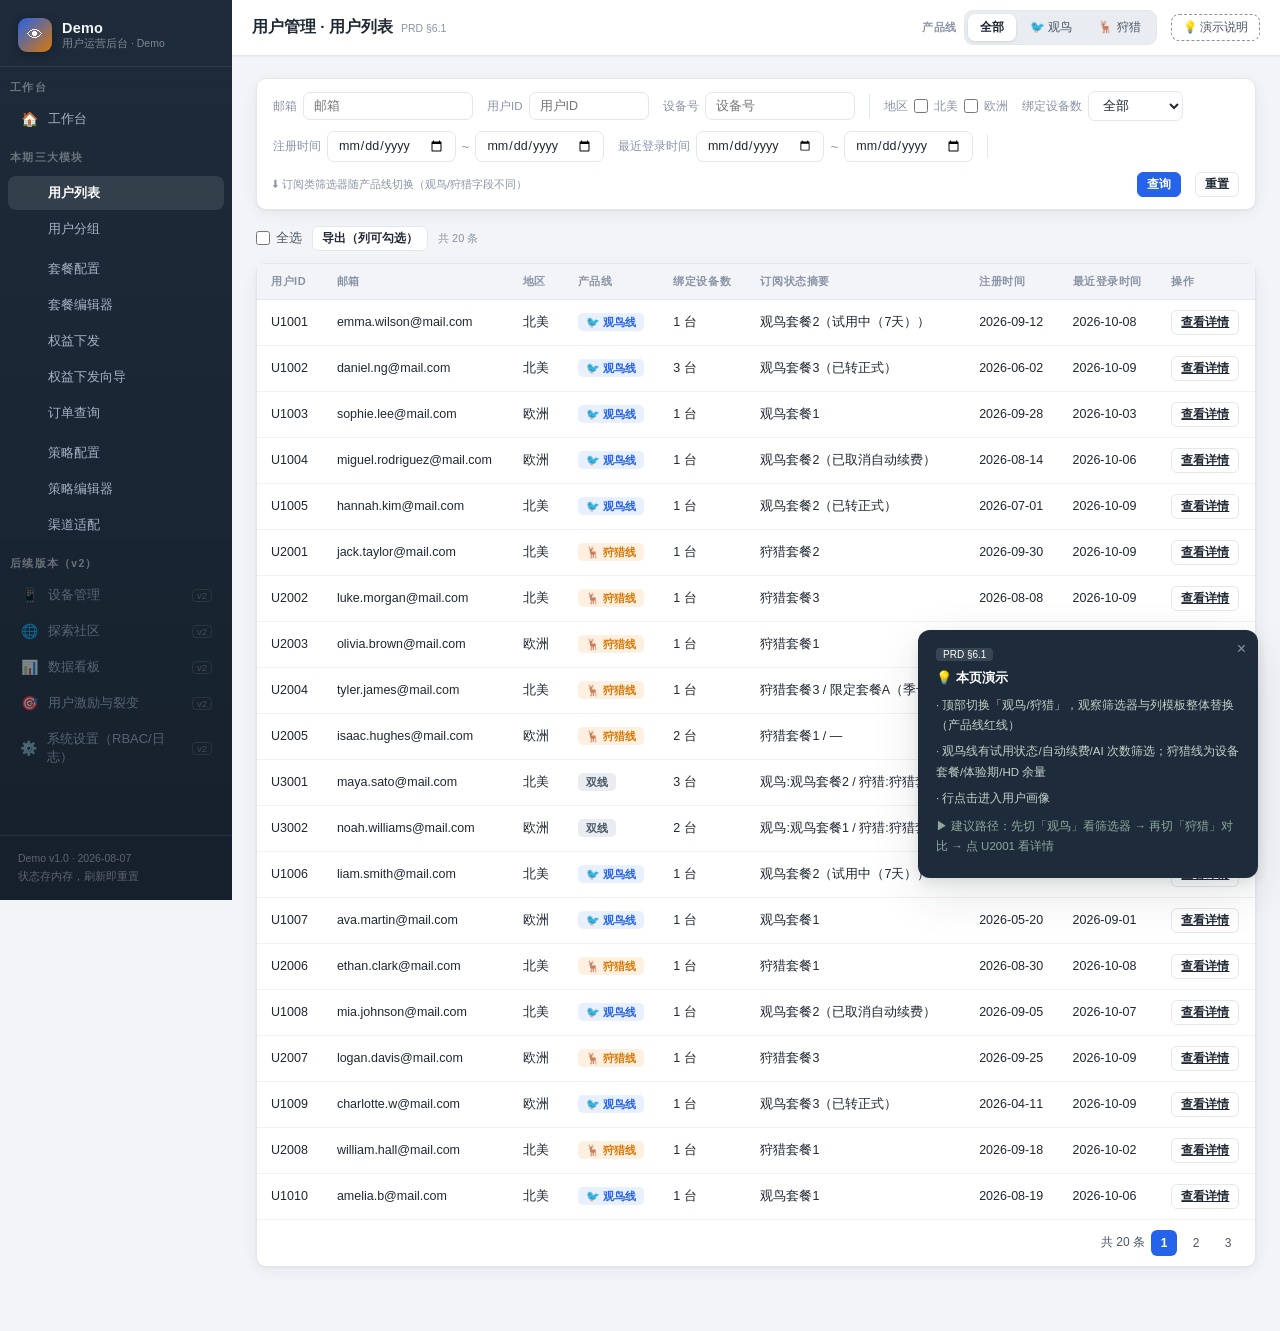
<file: users-list.html>
<!DOCTYPE html>
<html lang="zh-CN">
<head>
<meta charset="UTF-8">
<title>用户列表 · Demo 运营后台</title>
<style>
/* ============================================================
   Demo 用户运营后台 · Demo 设计系统
   美学方向：Field Station（野外工作站）—— 墨绿黑侧边栏 + 暖米白内容区
   观鸟线=森林绿 / 狩猎线=琥珀棕 / 双线中性
   技术红线：file:// 直开、零依赖、系统字体栈
   ============================================================ */

:root {
  /* 色板 */
  --bg: #f4f2ec;              /* 内容区米白 */
  --bg-deep: #edeae2;
  --panel: #ffffff;
  --sidebar: #182a22;         /* 墨绿黑 */
  --sidebar-deep: #122019;
  --sidebar-text: #a8b8ae;
  --sidebar-active: #ffffff;

  /* 品牌双色 */
  --bird: #2d6a4f;            /* 观鸟 森林绿 */
  --bird-soft: #e3eee7;
  --hunt: #a8621a;            /* 狩猎 琥珀棕 */
  --hunt-soft: #f6e9d7;

  /* 语义 */
  --ink: #23201a;             /* 主文本暖黑 */
  --ink-2: #57524a;           /* 次文本 */
  --ink-3: #8a857c;           /* 弱文本 */
  --line: #e2dfd6;            /* 边框 */
  --line-soft: #edeae2;

  /* 状态 */
  --ok: #2d6a4f;
  --warn: #b45309;
  --danger: #b3261e;
  --info: #3a5f8a;

  --radius: 10px;
  --radius-sm: 7px;
  --shadow: 0 1px 2px rgba(35,32,26,.05), 0 4px 16px rgba(35,32,26,.06);
  --shadow-lg: 0 4px 12px rgba(35,32,26,.10), 0 16px 48px rgba(35,32,26,.12);

  --font: -apple-system, BlinkMacSystemFont,  "PingFang SC",
          "Hiragino Sans GB", "Microsoft YaHei", "Segoe UI", sans-serif;
  --mono: "SF Mono", ui-monospace, Menlo, Consolas, monospace;
}

* { margin: 0; padding: 0; box-sizing: border-box; }

html, body { height: 100%; }

body {
  font-family: var(--font);
  font-size: 13.5px;
  color: var(--ink);
  background: var(--bg);
  -webkit-font-smoothing: antialiased;
}

/* ============ 布局骨架 ============ */
.layout { display: flex; min-height: 100vh; }

.sidebar {
  width: 232px; flex-shrink: 0;
  background: linear-gradient(180deg, var(--sidebar) 0%, var(--sidebar-deep) 100%);
  color: var(--sidebar-text);
  display: flex; flex-direction: column;
  position: sticky; top: 0; height: 100vh; overflow-y: auto;
}

.sidebar-brand {
  display: flex; align-items: center; gap: 10px;
  padding: 18px 18px 14px;
  border-bottom: 1px solid rgba(255,255,255,.07);
}

.brand-mark {
  width: 34px; height: 34px; border-radius: 9px;
  background: linear-gradient(135deg, var(--bird), var(--hunt));
  display: flex; align-items: center; justify-content: center;
  font-size: 16px; color: #fff;
  box-shadow: 0 2px 8px rgba(0,0,0,.3);
}

.brand-name { color: #f2f5f1; font-size: 14.5px; font-weight: 700; letter-spacing: .2px; }
.brand-sub { font-size: 10.5px; color: rgba(255,255,255,.45); margin-top: 1px; }

.nav-group { padding: 14px 10px 6px; font-size: 10.5px; letter-spacing: .12em; color: rgba(255,255,255,.35); font-weight: 600; }

.nav-item {
  display: flex; align-items: center; gap: 10px;
  padding: 8px 12px; margin: 1px 8px;
  border-radius: 8px; cursor: pointer;
  font-size: 13px; color: var(--sidebar-text);
  text-decoration: none; transition: background .15s, color .15s;
}
.nav-item:hover { background: rgba(255,255,255,.06); color: #d6e0d8; }
.nav-item.active { background: rgba(255,255,255,.10); color: var(--sidebar-active); font-weight: 600; }
.nav-item.v2 { opacity: .45; cursor: not-allowed; }
.nav-item.v2:hover { background: transparent; color: var(--sidebar-text); }
.nav-item .badge-v2 { margin-left: auto; font-size: 9.5px; color: rgba(255,255,255,.4); border: 1px solid rgba(255,255,255,.18); border-radius: 4px; padding: 0 4px; }
.nav-icon { width: 18px; text-align: center; font-size: 14px; }

.sidebar-foot {
  margin-top: auto; padding: 14px 18px;
  font-size: 10.5px; color: rgba(255,255,255,.3);
  border-top: 1px solid rgba(255,255,255,.07);
  line-height: 1.7;
}

/* 主区 */
.main { flex: 1; min-width: 0; display: flex; flex-direction: column; }

.topbar {
  height: 56px; background: var(--panel);
  border-bottom: 1px solid var(--line);
  display: flex; align-items: center; gap: 14px;
  padding: 0 20px; position: sticky; top: 0; z-index: 40;
  box-shadow: 0 1px 0 rgba(35,32,26,.03);
}

.page-title { font-size: 15.5px; font-weight: 700; margin-right: auto; white-space: nowrap; }
.page-title .prd-ref { font-size: 10.5px; color: var(--ink-3); font-weight: 400; margin-left: 8px; }

.content { padding: 22px 24px 48px; max-width: 1440px; width: 100%; margin: 0 auto; }

/* ============ 顶部切换器 ============ */
.seg {
  display: inline-flex; background: var(--bg-deep);
  border: 1px solid var(--line); border-radius: 9px; padding: 3px; gap: 2px;
}
.seg button {
  border: 0; background: transparent; cursor: pointer;
  font-size: 12px; padding: 5px 12px; border-radius: 7px;
  color: var(--ink-2); font-family: var(--font); transition: all .15s;
}
.seg button:hover { color: var(--ink); }
.seg button.on { background: var(--panel); color: var(--ink); font-weight: 600; box-shadow: 0 1px 3px rgba(35,32,26,.12); }

/* 产品线专用分段控件 */
.seg-pl button.on[data-pl="bird"] { background: var(--bird); color: #fff; }
.seg-pl button.on[data-pl="hunt"] { background: var(--hunt); color: #fff; }

/* 角色切换器 */
.role-switch {
  display: flex; align-items: center; gap: 8px;
  font-size: 12px; color: var(--ink-2);
}
.role-switch .seg button.on { background: var(--sidebar); color: #fff; }

/* 演示说明按钮 */
.demo-btn {
  border: 1px dashed var(--ink-3); background: transparent; color: var(--ink-2);
  font-size: 11.5px; padding: 5px 11px; border-radius: 8px; cursor: pointer;
  font-family: var(--font); transition: all .15s;
}
.demo-btn:hover { border-color: var(--ink); color: var(--ink); }

/* 切换器标签 */
.switch-label { font-size: 10.5px; color: var(--ink-3); font-weight: 600; letter-spacing: .06em; }

.topbar-seg { display: flex; align-items: center; gap: 7px; }

/* ============ 卡片与布局 ============ */
.card {
  background: var(--panel); border: 1px solid var(--line);
  border-radius: var(--radius); box-shadow: var(--shadow);
  margin-bottom: 16px;
}
.card-head {
  display: flex; align-items: center; gap: 10px;
  padding: 13px 18px; border-bottom: 1px solid var(--line-soft);
}
.card-head h3 { font-size: 13.5px; font-weight: 700; }
.card-head .desc { font-size: 11.5px; color: var(--ink-3); }
.card-body { padding: 18px; }

/* ============ 筛选栏 ============ */
.filter-bar {
  display: flex; flex-wrap: wrap; gap: 10px 14px; align-items: center;
  background: var(--panel); border: 1px solid var(--line);
  border-radius: var(--radius); padding: 12px 16px; margin-bottom: 16px;
  box-shadow: var(--shadow);
}
.filter-item { display: flex; align-items: center; gap: 6px; }
.filter-item label { font-size: 11.5px; color: var(--ink-3); white-space: nowrap; }
.filter-divider { width: 1px; height: 24px; background: var(--line); }

/* ============ 表单控件 ============ */
input[type="text"], input[type="number"], input[type="date"], input[type="email"], input[type="search"], select, textarea {
  font-family: var(--font); font-size: 12.5px; color: var(--ink);
  border: 1px solid var(--line); border-radius: 7px;
  padding: 6px 10px; background: #fff; outline: none;
  transition: border-color .15s, box-shadow .15s;
}
input:focus, select:focus, textarea:focus { border-color: var(--ink-2); box-shadow: 0 0 0 3px rgba(35,32,26,.06); }
select { cursor: pointer; }
textarea { resize: vertical; line-height: 1.6; }

.checkbox-line { display: flex; align-items: center; gap: 6px; font-size: 12.5px; color: var(--ink-2); cursor: pointer; }
.checkbox-line input { accent-color: var(--bird); width: 14px; height: 14px; cursor: pointer; }

/* ============ 按钮 ============ */
.btn {
  display: inline-flex; align-items: center; gap: 6px;
  border: 1px solid var(--line); background: var(--panel);
  color: var(--ink); font-size: 12.5px; font-weight: 600;
  padding: 7px 14px; border-radius: 8px; cursor: pointer;
  font-family: var(--font); transition: all .15s;
}
.btn:hover { border-color: var(--ink-2); background: var(--bg); }
.btn:active { transform: translateY(1px); }
.btn-primary { background: var(--bird); border-color: var(--bird); color: #fff; }
.btn-primary:hover { background: #245741; border-color: #245741; }
.btn-hunt { background: var(--hunt); border-color: var(--hunt); color: #fff; }
.btn-hunt:hover { background: #8f5414; border-color: #8f5414; }
.btn-danger { background: #fff; border-color: #d8b9b6; color: var(--danger); }
.btn-danger:hover { border-color: var(--danger); background: #fdf1f0; }
.btn-ghost { background: transparent; border-color: transparent; color: var(--ink-2); }
.btn-ghost:hover { background: var(--bg); color: var(--ink); }
.btn-sm { padding: 4px 9px; font-size: 11.5px; border-radius: 6px; }
.btn:disabled { opacity: .45; cursor: not-allowed; }

/* ============ 表格 ============ */
.table-wrap { overflow-x: auto; border-radius: 0 0 var(--radius) var(--radius); }
table.table { width: 100%; border-collapse: collapse; font-size: 12.5px; }
.table th {
  text-align: left; font-size: 11px; font-weight: 600; letter-spacing: .05em;
  color: var(--ink-3); text-transform: uppercase;
  padding: 10px 14px; border-bottom: 1px solid var(--line);
  background: var(--bg); white-space: nowrap;
}
.table td {
  padding: 10px 14px; border-bottom: 1px solid var(--line-soft);
  color: var(--ink); vertical-align: middle;
}
.table tbody tr:last-child td { border-bottom: 0; }
.table tbody tr { transition: background .12s; }
.table tbody tr:hover { background: #faf8f3; }
.table td.mono, .table .mono { font-family: var(--mono); font-size: 11.5px; }
.table .num { font-variant-numeric: tabular-nums; }
.table .empty { text-align: center; color: var(--ink-3); padding: 40px 0; font-size: 12.5px; }

/* ============ 徽章 ============ */
.badge {
  display: inline-flex; align-items: center; gap: 5px;
  font-size: 11px; font-weight: 600; padding: 2.5px 9px; border-radius: 20px;
  white-space: nowrap;
}
.badge::before { content: ""; width: 5px; height: 5px; border-radius: 50%; background: currentColor; }
.badge-gray { background: #f0eee8; color: #6b665d; }
.badge-blue { background: #e6edf5; color: var(--info); }
.badge-green { background: var(--bird-soft); color: var(--bird); }
.badge-orange { background: var(--hunt-soft); color: var(--hunt); }
.badge-red { background: #fbeae8; color: var(--danger); }
.badge-pl { background: var(--bird-soft); color: var(--bird); }
.badge-pl.hunt { background: var(--hunt-soft); color: var(--hunt); }
.badge-pl.both { background: #e9e6df; color: #57524a; }

/* 产品线标签（列表内） */
.pl-tag {
  display: inline-flex; align-items: center; gap: 5px;
  font-size: 11px; padding: 1.5px 8px; border-radius: 5px; font-weight: 600;
}
.pl-tag.bird { background: var(--bird-soft); color: var(--bird); }
.pl-tag.hunt { background: var(--hunt-soft); color: var(--hunt); }
.pl-tag.both { background: #e9e6df; color: #57524a; }

/* ============ 分页 ============ */
.pager {
  display: flex; align-items: center; gap: 6px; justify-content: flex-end;
  padding: 10px 14px; border-top: 1px solid var(--line-soft);
  font-size: 12px; color: var(--ink-2);
}
.pager .page { width: 26px; height: 26px; display: flex; align-items: center; justify-content: center; border-radius: 6px; cursor: pointer; border: 1px solid transparent; }
.pager .page:hover { border-color: var(--line); }
.pager .page.on { background: var(--bird); color: #fff; font-weight: 600; }

/* ============ 步骤条 ============ */
.steps { display: flex; align-items: center; margin: 0 0 22px; }
.step { display: flex; align-items: center; gap: 9px; }
.step-dot {
  width: 26px; height: 26px; border-radius: 50%;
  display: flex; align-items: center; justify-content: center;
  font-size: 12px; font-weight: 700;
  background: var(--bg-deep); color: var(--ink-3); border: 1.5px solid var(--line);
  transition: all .2s;
}
.step-label { font-size: 12px; color: var(--ink-3); font-weight: 600; }
.step.on .step-dot { background: var(--bird); border-color: var(--bird); color: #fff; }
.step.on .step-label { color: var(--ink); }
.step.done .step-dot { background: var(--bird-soft); border-color: var(--bird); color: var(--bird); }
.step.done .step-label { color: var(--ink-2); }
.step-line { flex: 1; height: 1.5px; background: var(--line); margin: 0 14px; min-width: 24px; }
.step-line.done { background: var(--bird); }

/* ============ Tabs ============ */
.tabs { display: flex; gap: 2px; border-bottom: 1.5px solid var(--line); margin-bottom: 18px; }
.tab {
  padding: 9px 16px; font-size: 12.5px; color: var(--ink-2); cursor: pointer;
  border-bottom: 2.5px solid transparent; margin-bottom: -1.5px; font-weight: 600;
  transition: color .15s;
}
.tab:hover { color: var(--ink); }
.tab.on { color: var(--bird); border-bottom-color: var(--bird); }
.tab .hint { font-size: 10px; color: var(--ink-3); font-weight: 400; margin-left: 4px; }

/* ============ 弹窗 ============ */
.modal-mask {
  position: fixed; inset: 0; background: rgba(20,16,10,.45);
  display: flex; align-items: center; justify-content: center; z-index: 100;
  animation: fadeIn .15s ease-out;
}
.modal {
  background: var(--panel); border-radius: 14px; box-shadow: var(--shadow-lg);
  width: 520px; max-width: 92vw; max-height: 86vh; overflow-y: auto;
  animation: popIn .18s cubic-bezier(.2,.9,.3,1.2);
}
.modal-head { padding: 16px 20px 12px; border-bottom: 1px solid var(--line-soft); font-weight: 700; font-size: 14px; display: flex; align-items: center; }
.modal-head .close { margin-left: auto; cursor: pointer; color: var(--ink-3); font-size: 18px; background: none; border: 0; }
.modal-body { padding: 18px 20px; }
.modal-foot { padding: 13px 20px; border-top: 1px solid var(--line-soft); display: flex; justify-content: flex-end; gap: 10px; }

/* ============ Toast ============ */
#toast-root { position: fixed; top: 70px; right: 20px; z-index: 200; display: flex; flex-direction: column; gap: 8px; }
.toast {
  background: var(--sidebar); color: #eef3ee; font-size: 12.5px;
  padding: 11px 16px; border-radius: 9px; box-shadow: var(--shadow-lg);
  display: flex; align-items: center; gap: 9px; animation: slideIn .25s ease-out;
  max-width: 380px;
}
.toast.ok { border-left: 3px solid #4f9d77; }
.toast.warn { border-left: 3px solid #d9933a; }
.toast.err { border-left: 3px solid #e05c53; }

/* ============ 审批面板 ============ */
.approval-panel {
  background: var(--panel); border: 1px solid var(--line); border-radius: var(--radius);
  box-shadow: var(--shadow); margin-bottom: 16px; overflow: hidden;
}
.approval-panel .ap-head {
  display: flex; align-items: center; gap: 10px;
  padding: 12px 18px; background: var(--sidebar); color: #eef3ee;
  font-size: 12.5px; font-weight: 600;
}
.approval-panel .ap-item {
  display: flex; align-items: center; gap: 12px;
  padding: 12px 18px; border-bottom: 1px solid var(--line-soft); font-size: 12.5px;
}
.approval-panel .ap-item:last-child { border-bottom: 0; }
.ap-action { margin-left: auto; display: flex; gap: 8px; }

/* ============ 编辑器分区 ============ */
.form-section { margin-bottom: 22px; }
.form-section > h4 {
  font-size: 12px; font-weight: 700; letter-spacing: .04em;
  color: var(--ink-2); margin-bottom: 12px;
  display: flex; align-items: center; gap: 8px;
}
.form-section > h4::after { content: ""; flex: 1; height: 1px; background: var(--line); }
.form-grid { display: grid; grid-template-columns: repeat(auto-fill, minmax(230px, 1fr)); gap: 14px 18px; }
.form-field { display: flex; flex-direction: column; gap: 5px; }
.form-field > label { font-size: 11.5px; color: var(--ink-3); font-weight: 600; }
.form-field .req { color: var(--danger); margin-left: 2px; }
.form-field .help { font-size: 10.5px; color: var(--ink-3); line-height: 1.5; }
.form-field input, .form-field select, .form-field textarea { width: 100%; }

/* 多语言 Tab 小控件 */
.lang-tabs { display: flex; gap: 4px; margin-bottom: 8px; }
.lang-tab {
  font-size: 11px; padding: 3px 10px; border-radius: 6px; cursor: pointer;
  border: 1px solid var(--line); background: var(--panel); color: var(--ink-2); font-weight: 600;
}
.lang-tab.on { background: var(--sidebar); border-color: var(--sidebar); color: #fff; }
.lang-fallback { font-size: 10.5px; color: var(--ink-3); }

/* ============ 条件树（人群包编辑器） ============ */
.cond-group {
  border: 1.5px solid var(--line); border-radius: var(--radius);
  margin-bottom: 12px; overflow: hidden;
}
.cond-group .cg-head {
  display: flex; align-items: center; gap: 8px;
  background: var(--bg); padding: 8px 14px; font-size: 12px; font-weight: 700;
  border-bottom: 1px solid var(--line-soft);
}
.cond-group .cg-body { padding: 12px 14px; display: flex; flex-direction: column; gap: 9px; }
.cond-row { display: flex; align-items: center; gap: 8px; flex-wrap: wrap; }
.cond-row select, .cond-row input { padding: 5px 9px; }
.cond-ops { display: flex; gap: 6px; align-items: center; font-size: 11.5px; color: var(--ink-2); }

/* ============ 统计卡 ============ */
.stat-row { display: grid; grid-template-columns: repeat(auto-fit, minmax(180px, 1fr)); gap: 14px; margin-bottom: 18px; }
.stat-card {
  background: var(--panel); border: 1px solid var(--line); border-radius: var(--radius);
  padding: 14px 16px; box-shadow: var(--shadow);
}
.stat-card .sc-label { font-size: 11px; color: var(--ink-3); font-weight: 600; letter-spacing: .04em; }
.stat-card .sc-value { font-size: 24px; font-weight: 800; margin-top: 6px; font-variant-numeric: tabular-nums; letter-spacing: -.02em; }
.stat-card .sc-value small { font-size: 12px; font-weight: 600; color: var(--ink-3); }
.stat-card .sc-delta { font-size: 11px; margin-top: 4px; }
.stat-card .sc-delta.up { color: var(--ok); }
.stat-card .sc-delta.down { color: var(--danger); }

/* ============ 设备卡片（狩猎线画像） ============ */
.device-card {
  border: 1px solid var(--line); border-radius: var(--radius); padding: 12px 14px;
  display: flex; flex-direction: column; gap: 7px; background: #fdfcf9;
}
.device-card .dc-head { display: flex; align-items: center; gap: 8px; font-weight: 700; font-size: 12.5px; }
.device-card .dc-row { display: flex; justify-content: space-between; font-size: 12px; color: var(--ink-2); }
.device-card .dc-row b { color: var(--ink); font-weight: 600; }

/* ============ 渠道卡片 ============ */
.channel-grid { display: grid; grid-template-columns: repeat(auto-fit, minmax(300px, 1fr)); gap: 16px; }
.channel-card { border: 1px solid var(--line); border-radius: var(--radius); background: var(--panel); box-shadow: var(--shadow); overflow: hidden; }
.channel-card .cc-head {
  padding: 12px 16px; font-weight: 700; font-size: 13px;
  display: flex; align-items: center; gap: 9px;
  border-bottom: 1px solid var(--line-soft);
}
.channel-card .cc-body { padding: 14px 16px; display: flex; flex-direction: column; gap: 11px; }

/* ============ 演示说明浮层 ============ */
.demo-pop {
  position: fixed; right: 22px; bottom: 22px; width: 340px; z-index: 150;
  background: var(--sidebar); color: #e8eee9; border-radius: 12px;
  box-shadow: var(--shadow-lg); padding: 16px 18px; animation: slideUp .25s ease-out;
}
.demo-pop h4 { font-size: 13px; font-weight: 700; margin-bottom: 8px; color: #fff; display: flex; align-items: center; gap: 8px; }
.demo-pop p { font-size: 11.5px; line-height: 1.75; color: #c4d1c8; margin-bottom: 6px; }
.demo-pop .demo-close { position: absolute; top: 10px; right: 12px; color: rgba(255,255,255,.5); cursor: pointer; background: none; border: 0; font-size: 16px; }
.demo-pop .prd-tag { display: inline-block; font-size: 10px; background: rgba(255,255,255,.12); border-radius: 4px; padding: 1px 7px; margin-bottom: 8px; color: #fff; }

/* ============ 信息条 ============ */
.notice {
  display: flex; gap: 9px; align-items: flex-start;
  background: #eef2ee; border: 1px solid #d5e0d8; color: var(--ink-2);
  border-radius: 8px; padding: 10px 14px; font-size: 12px; line-height: 1.65;
  margin-bottom: 16px;
}
.notice.warn { background: var(--hunt-soft); border-color: #ecd9bd; }
.notice.red { background: #fbeae8; border-color: #e8c8c4; }
.notice .ni { flex-shrink: 0; }

/* ============ 空态 ============ */
.empty-state { text-align: center; padding: 60px 20px; color: var(--ink-3); }
.empty-state .es-icon { font-size: 38px; margin-bottom: 12px; opacity: .5; }
.empty-state p { font-size: 13px; }

/* ============ 动画 ============ */
@keyframes fadeIn { from { opacity: 0; } to { opacity: 1; } }
@keyframes popIn { from { opacity: 0; transform: scale(.96); } to { opacity: 1; transform: scale(1); } }
@keyframes slideIn { from { opacity: 0; transform: translateX(16px); } to { opacity: 1; transform: translateX(0); } }
@keyframes slideUp { from { opacity: 0; transform: translateY(14px); } to { opacity: 1; transform: translateY(0); } }
@keyframes pulse { 0%,100% { opacity: 1; } 50% { opacity: .45; } }
.pulse { animation: pulse 1.6s ease-in-out infinite; }

/* 页面进入动画 */
.content { animation: fadeIn .25s ease-out; }

/* ============ 滚动条 ============ */
::-webkit-scrollbar { width: 9px; height: 9px; }
::-webkit-scrollbar-thumb { background: #cfcbc2; border-radius: 5px; border: 2px solid var(--bg); }
::-webkit-scrollbar-track { background: transparent; }
.sidebar::-webkit-scrollbar-thumb { background: rgba(255,255,255,.14); border: 2px solid var(--sidebar); }

/* ============ 响应式（评审主为桌面，仅兜底） ============ */
@media (max-width: 1100px) {
  .topbar { flex-wrap: wrap; height: auto; padding: 10px 16px; gap: 8px; }
  .page-title { margin-right: 0; width: 100%; }
  .content { padding: 16px; }
}

</style>
<style>
/* ============================================================
   Demo 用户运营后台 · 通用后台风格（蓝白）配色试点
   试点范围：用户列表（users-list）+ 用户画像（user-detail）
   实现方式：覆盖 common.css 的 CSS 变量 + 少量硬编码色
   效果确认后再决定是否全站推广
   ============================================================ */

:root {
  /* 色板 */
  --bg: #f2f4f7;              /* 内容区蓝灰白 */
  --bg-deep: #e9edf2;
  --panel: #ffffff;
  --sidebar: #1d2b3a;         /* 深蓝灰 */
  --sidebar-deep: #16202c;
  --sidebar-text: #a3b2c5;
  --sidebar-active: #ffffff;

  /* 品牌双色（通用后台以主蓝为主） */
  --bird: #2563eb;            /* 主蓝 */
  --bird-soft: #e8effd;
  --hunt: #d97706;            /* 琥珀橙 */
  --hunt-soft: #fdf0e0;

  /* 语义 */
  --ink: #1f2733;             /* 主文本冷黑 */
  --ink-2: #4b5565;
  --ink-3: #8a93a6;
  --line: #e2e7ee;
  --line-soft: #eef1f5;

  /* 状态 */
  --ok: #16a34a;
  --warn: #d97706;
  --danger: #dc2626;
  --info: #2563eb;

  --shadow: 0 1px 2px rgba(31,39,51,.05), 0 4px 16px rgba(31,39,51,.06);
  --shadow-lg: 0 4px 12px rgba(31,39,51,.10), 0 16px 48px rgba(31,39,51,.12);
}

/* 硬编码色覆盖（common.css 未走变量的部分） */
.btn-primary:hover { background: #1d4ed8; border-color: #1d4ed8; }
.btn-hunt:hover { background: #b45309; border-color: #b45309; }
.table tbody tr:hover { background: #f5f7fb; }
.badge-gray { background: #eef1f5; color: #5b6b7f; }
.badge-pl.both, .pl-tag.both { background: #e9edf2; color: #4b5565; }
.toast.ok { border-left-color: #22c55e; }
.toast.warn { border-left-color: #f59e0b; }
.toast.err { border-left-color: #ef4444; }
::-webkit-scrollbar-thumb { background: #c3cad6; border-color: var(--bg); }

</style>
</head>
<body>
<script>
/* ============================================================
   Demo 用户运营后台 · Demo mock 数据
   值严格对齐背景文档 §5（套餐价格/权益量）
   技术红线：普通全局变量，不 fetch、不 module
   ============================================================ */
window.PLData = {
  version: '2026-08-07',

  /* ---------- 产品线 ---------- */
  productLines: [
    { key: 'bird', name: '观鸟线', model: 'K3' },
    { key: 'hunt', name: '狩猎线', model: 'TL300' },
  ],

  /* ---------- 套餐（两线全量；状态机：草稿/待上架/已上架；refPack=定向可见引用分组；schedule=上架方式） ---------- */
  plans: {
    bird: [
      { id: 'BP01', name: { en: 'Bird Plan 1', zh: '观鸟套餐1' }, tier: '观鸟套餐1', price: null, annual: null, perks: ['基础功能（演示数据）'], status: '已上架', schedule: '立即' },
      { id: 'BP02', name: { en: 'Bird Plan 2', zh: '观鸟套餐2' }, tier: '观鸟套餐2', price: 1.11, annual: 11.11, perks: ['标准权益组合（演示数据）'], status: '已上架', schedule: '立即' },
      { id: 'BP03', name: { en: 'Bird Plan 3', zh: '观鸟套餐3' }, tier: '观鸟套餐3', price: 2.22, annual: 22.22, perks: ['高配权益组合（演示数据）'], status: '已上架', schedule: '立即' },
      { id: 'BP04', name: { en: 'Bird Plan 3 Early', zh: '观鸟套餐3早鸟版' }, tier: '观鸟套餐3', price: 2.00, annual: 20.00, perks: ['同观鸟套餐3权益（演示数据）'], status: '草稿', schedule: '定时', refPack: 'P003' },
    ],
    hunt: [
      { id: 'HP01', name: { en: 'Hunt Plan 1', zh: '狩猎套餐1' }, tier: '狩猎套餐1', price: 3.33, renewPrice: 2.22, annual: 33.33, annualSale: 22.22, perks: ['标准权益组合（演示数据）'], status: '已上架', schedule: '立即' },
      { id: 'HP02', name: { en: 'Hunt Plan 2', zh: '狩猎套餐2' }, tier: '狩猎套餐2', price: 4.44, renewPrice: 3.33, annual: 44.44, annualSale: 33.33, perks: ['标准权益组合（演示数据）'], status: '已上架', schedule: '立即' },
      { id: 'HP03', name: { en: 'Hunt Plan 3', zh: '狩猎套餐3' }, tier: '狩猎套餐3', price: 5.55, renewPrice: 4.44, annual: 55.55, annualSale: 44.44, perks: ['高配权益组合（演示数据）'], status: '已上架', schedule: '立即' },
      /* 限定套餐（仅狩猎） */
      { id: 'HP10', name: { en: 'Hunt Plan 1 Special', zh: '狩猎套餐1特惠' }, tier: '狩猎套餐1', price: 2.00, annual: 20.00, limited: true, campaign: '限时活动', window: '2026-11-21 ~ 2026-12-02', perks: ['同狩猎套餐1权益（演示数据）'], status: '待上架', schedule: '定时', refPack: 'P001' },
      { id: 'HP11', name: { en: 'Hunt Plan 2 Special', zh: '狩猎套餐2特惠' }, tier: '狩猎套餐2', price: 3.00, annual: 30.00, limited: true, campaign: '限时活动', window: '2026-11-21 ~ 2026-12-02', perks: ['同狩猎套餐2权益（演示数据）'], status: '待上架', schedule: '定时' },
      { id: 'HP12', name: { en: 'Hunt Plan 3 Special', zh: '狩猎套餐3特惠' }, tier: '狩猎套餐3', price: 4.00, annual: 40.00, limited: true, campaign: '限时活动', window: '2026-11-21 ~ 2026-12-02', perks: ['同狩猎套餐3权益（演示数据）'], status: '待上架', schedule: '定时' },
      { id: 'HP13', name: { en: 'Seasonal Plan A', zh: '限定套餐A（季卡）' }, tier: '限定套餐A', price: 6.66, duration: '6 个月', limited: true, campaign: '限时活动', window: '2026-10-15 ~ 2027-03-31', perks: ['限时权益组合（演示数据）'], status: '待上架', schedule: '定时', refPack: 'P002' },
      { id: 'HP14', name: { en: 'Seasonal Plan B', zh: '限定套餐B（季卡）' }, tier: '限定套餐B', price: 8.88, duration: '6 个月', limited: true, campaign: '限时活动', window: '2026-10-15 ~ 2027-03-31', perks: ['限时高配权益组合（演示数据）'], status: '草稿', schedule: '定时' },
    ],
    /* AI权益包（狩猎独立 AI 权益） */
    aiButler: { price: 0.99, annual: 8.99, desc: 'AI 增值权益（演示数据）' },
    /* 加油包 */
    booster: {
      bird: [
        { id: 'BB01', name: '存储权益包', price: 0.99, unit: '/月', desc: '存储空间增值（演示数据）' },
        { id: 'BB02', name: '设备权益包', price: 0.99, unit: '/月/台', desc: '设备数量增值（演示数据）' },
        { id: 'BB03', name: 'AI调用包', price: 0.99, unit: '/月', desc: 'AI 调用次数增值（演示数据）' },
      ],
      hunt: [
        { id: 'HB01', name: '影像权益包', price: 0.99, unit: '/100 张', desc: '账号内共享（演示数据）', ownership: '账号级' },
        { id: 'HB02', name: 'AI调用包', price: 0.99, unit: '/300 次', desc: 'AI 调用补充（演示数据）' },
      ],
    },
  },

  /* ---------- 用户（20 条，含观鸟典型/狩猎典型/双机用户） ----------
     注：sub = 观鸟账号级订阅（含 period/purchaseAt/gifts 队列赠送权益）
         subPerDevice = 狩猎设备级套餐（一条一设备一套餐，同一 SN 可多条=多套餐生效）
         subHistory = 历史订阅（观鸟条目 sn 为空；狩猎条目带 sn）
         accountBenefits = 账号级共享权益（观鸟加油包 & 狩猎权益包，带 pl 区分） */
  users: [
    { id: 'U1001', email: 'emma.wilson@mail.com', region: '北美', pl: 'bird', createdAt: '2026-09-12', lastActive: '2026-10-08', devices: [{ sn: 'K3-B2F7A01', model: 'K3', activated: '2026-09-12', bound: true }], sub: { tier: '观鸟套餐2', trial: '试用中（7天）', autoRenew: true, expireAt: '2026-10-20', aiRemaining: 288, storageUsed: '3.2/10GB', period: '月付', purchaseAt: '2026-10-08', gifts: [{ name: '观鸟套餐2 30 天赠送', grantedAt: '2026-10-02' }] }, subHistory: [{ pl: 'bird', model: 'K3', sn: '', tier: '观鸟套餐1', period: '—', purchasedAt: '2026-09-12' }, { pl: 'bird', model: 'K3', sn: '', tier: '观鸟套餐2', period: '月付', purchasedAt: '2026-10-08' }], accountBenefits: [{ pl: 'bird', name: 'AI调用包', price: 0.99, period: '月付', usage: '已用 12/300 次' }], tags: ['K3开卖活动'], packs: ['P003'], freeze: false },
    { id: 'U1002', email: 'daniel.ng@mail.com', region: '北美', pl: 'bird', createdAt: '2026-06-02', lastActive: '2026-10-09', devices: [{ sn: 'K3-A1C9D02', model: 'K3', activated: '2026-06-02', bound: true }, { sn: 'K3-A1C9D03', model: 'K3', activated: '2026-07-15', bound: true }, { sn: 'K3-A1C9D04', model: 'K3', activated: '2026-08-20', bound: true }], sub: { tier: '观鸟套餐3', trial: '已转正式', autoRenew: true, expireAt: '2027-06-02', aiRemaining: 620, storageUsed: '12.4/20GB', period: '年付', purchaseAt: '2026-08-02', gifts: [{ name: '观鸟套餐3 30 天赠送', grantedAt: '2026-08-01' }] }, subHistory: [{ pl: 'bird', model: 'K3', sn: '', tier: '观鸟套餐1', period: '—', purchasedAt: '2026-06-02' }, { pl: 'bird', model: 'K3', sn: '', tier: '观鸟套餐2', period: '月付', purchasedAt: '2026-07-02' }, { pl: 'bird', model: 'K3', sn: '', tier: '观鸟套餐3', period: '年付', purchasedAt: '2026-08-02' }], accountBenefits: [{ pl: 'bird', name: '存储权益包', price: 0.99, period: '月付', usage: '永久收藏 已用 4/100 格' }, { pl: 'bird', name: 'AI调用包', price: 0.99, period: '月付', usage: '已用 380/300 次' }], tags: ['高价值用户', '多设备'], packs: [], freeze: false },
    { id: 'U1003', email: 'sophie.lee@mail.com', region: '欧洲', pl: 'bird', createdAt: '2026-09-28', lastActive: '2026-10-03', devices: [{ sn: 'K3-B2F7A11', model: 'K3', activated: '2026-09-28', bound: true }], sub: { tier: '观鸟套餐1', trial: '—', autoRenew: false, expireAt: '—', aiRemaining: 12, storageUsed: '0.8/1GB', period: '—', purchaseAt: '—', gifts: [] }, subHistory: [], accountBenefits: [], tags: [], packs: ['P005'], freeze: false },
    { id: 'U1004', email: 'miguel.rodriguez@mail.com', region: '欧洲', pl: 'bird', createdAt: '2026-08-14', lastActive: '2026-10-06', devices: [{ sn: 'K3-C3E5B21', model: 'K3', activated: '2026-08-14', bound: true }], sub: { tier: '观鸟套餐2', trial: '已取消自动续费', autoRenew: false, expireAt: '2026-11-14', aiRemaining: 45, storageUsed: '8.9/10GB', period: '月付', purchaseAt: '2026-09-14', gifts: [] }, subHistory: [{ pl: 'bird', model: 'K3', sn: '', tier: '观鸟套餐1', period: '—', purchasedAt: '2026-08-14' }, { pl: 'bird', model: 'K3', sn: '', tier: '观鸟套餐2', period: '月付', purchasedAt: '2026-09-14' }], accountBenefits: [{ pl: 'bird', name: 'AI调用包', price: 0.99, period: '月付', usage: '已用 255/300 次' }], tags: ['流失风险'], packs: ['P002'], freeze: false },
    { id: 'U1005', email: 'hannah.kim@mail.com', region: '北美', pl: 'bird', createdAt: '2026-07-01', lastActive: '2026-10-09', devices: [{ sn: 'K3-D2F8C33', model: 'K3', activated: '2026-07-01', bound: true }], sub: { tier: '观鸟套餐2', trial: '已转正式', autoRenew: true, expireAt: '2027-07-01', aiRemaining: 45, storageUsed: '6.1/10GB', period: '月付', purchaseAt: '2026-08-01', gifts: [] }, subHistory: [{ pl: 'bird', model: 'K3', sn: '', tier: '观鸟套餐1', period: '—', purchasedAt: '2026-07-01' }, { pl: 'bird', model: 'K3', sn: '', tier: '观鸟套餐2', period: '月付', purchasedAt: '2026-08-01' }], accountBenefits: [], tags: [], packs: [], freeze: false },
    { id: 'U2001', email: 'jack.taylor@mail.com', region: '北美', pl: 'hunt', createdAt: '2026-09-30', lastActive: '2026-10-09', devices: [{ sn: 'TL300-00A1F1', model: 'TL300', activated: '2026-09-30', bound: true }], subPerDevice: [{ sn: 'TL300-00A1F1', tier: '狩猎套餐2', expStatus: '体验中（第10天）', expireAt: '2026-10-14', period: '体验期', purchaseAt: '—', gifts: [] }], subHistory: [], accountBenefits: [{ pl: 'hunt', name: 'AI调用包', price: 0.99, period: '月付', usage: '剩余 282/300 次' }], hdRemaining: 2, aiDialog: 18, limitedPurchases: [], tags: ['体验期'], packs: ['P001'], freeze: false },
    { id: 'U2002', email: 'luke.morgan@mail.com', region: '北美', pl: 'hunt', createdAt: '2026-08-08', lastActive: '2026-10-09', devices: [{ sn: 'TL300-00B2G2', model: 'TL300', activated: '2026-08-08', bound: true }], subPerDevice: [{ sn: 'TL300-00B2G2', tier: '狩猎套餐3', expStatus: '已转付费', expireAt: '2027-08-08', period: '年付', purchaseAt: '2026-08-08', gifts: [] }], subHistory: [{ pl: 'hunt', model: 'TL300', sn: 'TL300-00B2G2', tier: '狩猎套餐1（体验）', period: '体验期', purchasedAt: '2026-08-08' }, { pl: 'hunt', model: 'TL300', sn: 'TL300-00B2G2', tier: '狩猎套餐3', period: '年付', purchasedAt: '2026-08-08' }], accountBenefits: [{ pl: 'hunt', name: '影像权益包', price: 0.99, period: '单次（100 张）', usage: 'HD 剩余 62/100 张' }, { pl: 'hunt', name: 'AI调用包', price: 0.99, period: '月付', usage: '剩余 40/300 次' }], hdRemaining: 21, aiDialog: 260, limitedPurchases: [], tags: [], packs: [], freeze: false },
    { id: 'U2003', email: 'olivia.brown@mail.com', region: '欧洲', pl: 'hunt', createdAt: '2026-09-20', lastActive: '2026-10-05', devices: [{ sn: 'TL300-00C3H3', model: 'TL300', activated: '2026-09-20', bound: true }], subPerDevice: [{ sn: 'TL300-00C3H3', tier: '狩猎套餐1', expStatus: '体验已过期未付费', expireAt: '2026-10-04', period: '体验期', purchaseAt: '—', gifts: [] }], subHistory: [], accountBenefits: [], hdRemaining: 0, aiDialog: 0, limitedPurchases: [], tags: ['体验过期'], packs: ['P001'], freeze: false },
    { id: 'U2004', email: 'tyler.james@mail.com', region: '北美', pl: 'hunt', createdAt: '2026-07-19', lastActive: '2026-10-08', devices: [{ sn: 'TL300-00D4J4', model: 'TL300', activated: '2026-07-19', bound: true }], subPerDevice: [{ sn: 'TL300-00D4J4', tier: '狩猎套餐3', expStatus: '已转付费', expireAt: '2027-04-18', period: '年付', purchaseAt: '2026-07-19', gifts: [] }, { sn: 'TL300-00D4J4', tier: '限定套餐A（季卡）', expStatus: '已转付费', expireAt: '2027-04-17', period: '季卡', purchaseAt: '2026-10-18', gifts: [] }], subHistory: [{ pl: 'hunt', model: 'TL300', sn: 'TL300-00D4J4', tier: '狩猎套餐1（体验）', period: '体验期', purchasedAt: '2026-07-19' }, { pl: 'hunt', model: 'TL300', sn: 'TL300-00D4J4', tier: '狩猎套餐3', period: '年付', purchasedAt: '2026-07-19' }], accountBenefits: [{ pl: 'hunt', name: '影像权益包', price: 0.99, period: '单次（100 张）', usage: 'HD 剩余 8/100 张' }, { pl: 'hunt', name: 'AI调用包', price: 0.99, period: '月付', usage: '剩余 150/300 次' }], hdRemaining: 14, aiDialog: 150, limitedPurchases: [{ name: '限定套餐A（季卡）', price: 6.66, boughtAt: '2026-10-18', valid: '6 个月' }], tags: ['限定套餐用户'], packs: [], freeze: false },
    { id: 'U2005', email: 'isaac.hughes@mail.com', region: '欧洲', pl: 'hunt', createdAt: '2026-08-25', lastActive: '2026-10-07', devices: [{ sn: 'TL300-00E5K5', model: 'TL300', activated: '2026-08-25', bound: true }, { sn: 'TL300-00E5K6', model: 'TL300', activated: '2026-09-30', bound: true }], subPerDevice: [{ sn: 'TL300-00E5K5', tier: '狩猎套餐1', expStatus: '已转付费', expireAt: '2027-08-25', period: '年付', purchaseAt: '2026-08-25', gifts: [] }, { sn: 'TL300-00E5K6', tier: '—', expStatus: '体验中（第9天）', expireAt: '2026-10-14', period: '体验期', purchaseAt: '—', gifts: [] }], subHistory: [{ pl: 'hunt', model: 'TL300', sn: 'TL300-00E5K5', tier: '狩猎套餐1（体验）', period: '体验期', purchasedAt: '2026-08-25' }], accountBenefits: [{ pl: 'hunt', name: 'AI调用包', price: 0.99, period: '月付', usage: '剩余 278/300 次' }], hdRemaining: 3, aiDialog: 22, limitedPurchases: [], tags: ['双设备'], packs: [], freeze: false },
    /* 双机用户 */
    { id: 'U3001', email: 'maya.sato@mail.com', region: '北美', pl: 'both', createdAt: '2026-07-10', lastActive: '2026-10-09', devices: [{ sn: 'K3-E6F7L7', model: 'K3', activated: '2026-07-10', bound: true }, { sn: 'K3-E6F7L8', model: 'K3', activated: '2026-08-01', bound: true }, { sn: 'TL300-00F6M6', model: 'TL300', activated: '2026-09-15', bound: true }], sub: { tier: '观鸟套餐2', trial: '已转正式', autoRenew: true, expireAt: '2027-07-10', aiRemaining: 190, storageUsed: '7.7/10GB', period: '年付', purchaseAt: '2026-07-10', gifts: [{ name: '观鸟套餐2 30 天赠送', grantedAt: '2026-09-20' }] }, subPerDevice: [{ sn: 'TL300-00F6M6', tier: '狩猎套餐2', expStatus: '已转付费', expireAt: '2027-09-15', period: '年付', purchaseAt: '2026-09-15', gifts: [] }], subHistory: [{ pl: 'bird', model: 'K3', sn: '', tier: '观鸟套餐1', period: '—', purchasedAt: '2026-07-10' }, { pl: 'bird', model: 'K3', sn: '', tier: '狩猎套餐2', period: '年付', purchasedAt: '2026-07-10' }, { pl: 'hunt', model: 'TL300', sn: 'TL300-00F6M6', tier: '狩猎套餐1（体验）', period: '体验期', purchasedAt: '2026-09-15' }, { pl: 'hunt', model: 'TL300', sn: 'TL300-00F6M6', tier: '狩猎套餐2', period: '年付', purchasedAt: '2026-09-15' }], accountBenefits: [{ pl: 'bird', name: '存储权益包', price: 0.99, period: '月付', usage: '永久收藏 已用 22/100 格' }, { pl: 'hunt', name: '影像权益包', price: 0.99, period: '单次（100 张）', usage: 'HD 剩余 88/100 张' }], hdRemaining: 6, aiDialog: 88, limitedPurchases: [], tags: ['双机用户'], packs: [], freeze: false },
    { id: 'U3002', email: 'noah.williams@mail.com', region: '欧洲', pl: 'both', createdAt: '2026-08-05', lastActive: '2026-10-01', devices: [{ sn: 'K3-F8G9N9', model: 'K3', activated: '2026-08-05', bound: true }, { sn: 'TL300-00G7N7', model: 'TL300', activated: '2026-09-10', bound: true }], sub: { tier: '观鸟套餐1', trial: '—', autoRenew: false, expireAt: '—', aiRemaining: 5, storageUsed: '0.5/1GB', period: '—', purchaseAt: '—', gifts: [] }, subPerDevice: [{ sn: 'TL300-00G7N7', tier: '狩猎套餐1', expStatus: '体验中（第4天）', expireAt: '2026-10-20', period: '体验期', purchaseAt: '—', gifts: [] }], subHistory: [], accountBenefits: [], hdRemaining: 4, aiDialog: 27, limitedPurchases: [], tags: ['双机用户'], packs: ['P005'], freeze: false },
    /* 其余普通用户 */
    { id: 'U1006', email: 'liam.smith@mail.com', region: '北美', pl: 'bird', createdAt: '2026-10-02', lastActive: '2026-10-09', devices: [{ sn: 'K3-G0H1P0', model: 'K3', activated: '2026-10-02', bound: true }], sub: { tier: '观鸟套餐2', trial: '试用中（7天）', autoRenew: true, expireAt: '2026-10-16', aiRemaining: 300, storageUsed: '0.2/10GB', period: '月付', purchaseAt: '2026-10-02', gifts: [{ name: 'AI调用包 300 次赠送', grantedAt: '2026-10-03' }] }, subHistory: [], accountBenefits: [], tags: [], packs: ['P003'], freeze: false },
    { id: 'U1007', email: 'ava.martin@mail.com', region: '欧洲', pl: 'bird', createdAt: '2026-05-20', lastActive: '2026-09-01', devices: [{ sn: 'K3-H1J2Q1', model: 'K3', activated: '2026-05-20', bound: false }], sub: { tier: '观鸟套餐1', trial: '—', autoRenew: false, expireAt: '—', aiRemaining: 0, storageUsed: '1.0/1GB', period: '—', purchaseAt: '—', gifts: [] }, subHistory: [{ pl: 'bird', model: 'K3', sn: '', tier: '观鸟套餐2', period: '月付', purchasedAt: '2026-05-20' }], accountBenefits: [], tags: ['30日未活跃'], packs: ['P004'], freeze: false },
    { id: 'U2006', email: 'ethan.clark@mail.com', region: '北美', pl: 'hunt', createdAt: '2026-08-30', lastActive: '2026-10-08', devices: [{ sn: 'TL300-00H2R2', model: 'TL300', activated: '2026-08-30', bound: true }], subPerDevice: [{ sn: 'TL300-00H2R2', tier: '狩猎套餐1', expStatus: '已转付费', expireAt: '2027-08-30', period: '年付', purchaseAt: '2026-08-30', gifts: [] }], subHistory: [{ pl: 'hunt', model: 'TL300', sn: 'TL300-00H2R2', tier: '狩猎套餐1（体验）', period: '体验期', purchasedAt: '2026-08-30' }, { pl: 'hunt', model: 'TL300', sn: 'TL300-00H2R2', tier: '狩猎套餐1', period: '年付', purchasedAt: '2026-08-30' }], accountBenefits: [], hdRemaining: 1, aiDialog: 45, limitedPurchases: [], tags: [], packs: [], freeze: false },
    { id: 'U1008', email: 'mia.johnson@mail.com', region: '北美', pl: 'bird', createdAt: '2026-09-05', lastActive: '2026-10-07', devices: [{ sn: 'K3-J3K4S2', model: 'K3', activated: '2026-09-05', bound: true }], sub: { tier: '观鸟套餐2', trial: '已取消自动续费', autoRenew: false, expireAt: '2026-11-05', aiRemaining: 210, storageUsed: '4.4/10GB', period: '月付', purchaseAt: '2026-10-05', gifts: [] }, subHistory: [{ pl: 'bird', model: 'K3', sn: '', tier: '观鸟套餐1', period: '—', purchasedAt: '2026-09-05' }, { pl: 'bird', model: 'K3', sn: '', tier: '观鸟套餐2', period: '月付', purchasedAt: '2026-10-05' }], accountBenefits: [{ pl: 'bird', name: 'AI调用包', price: 0.99, period: '月付', usage: '已用 90/300 次' }], tags: [], packs: ['P002'], freeze: false },
    { id: 'U2007', email: 'logan.davis@mail.com', region: '欧洲', pl: 'hunt', createdAt: '2026-09-25', lastActive: '2026-10-09', devices: [{ sn: 'TL300-00I3T3', model: 'TL300', activated: '2026-09-25', bound: true }], subPerDevice: [{ sn: 'TL300-00I3T3', tier: '狩猎套餐3', expStatus: '体验中（第6天）', expireAt: '2026-10-13', period: '体验期', purchaseAt: '—', gifts: [] }], subHistory: [], accountBenefits: [{ pl: 'hunt', name: 'AI调用包', price: 0.99, period: '月付', usage: '剩余 270/300 次' }], hdRemaining: 3, aiDialog: 30, limitedPurchases: [], tags: ['体验期'], packs: ['P001'], freeze: false },
    { id: 'U1009', email: 'charlotte.w@mail.com', region: '欧洲', pl: 'bird', createdAt: '2026-04-11', lastActive: '2026-10-09', devices: [{ sn: 'K3-K4L5U3', model: 'K3', activated: '2026-04-11', bound: true }], sub: { tier: '观鸟套餐3', trial: '已转正式', autoRenew: true, expireAt: '2027-04-11', aiRemaining: 830, storageUsed: '15.2/20GB', period: '年付', purchaseAt: '2026-06-11', gifts: [] }, subHistory: [{ pl: 'bird', model: 'K3', sn: '', tier: '观鸟套餐1', period: '—', purchasedAt: '2026-04-11' }, { pl: 'bird', model: 'K3', sn: '', tier: '观鸟套餐2', period: '月付', purchasedAt: '2026-05-11' }, { pl: 'bird', model: 'K3', sn: '', tier: '观鸟套餐3', period: '年付', purchasedAt: '2026-06-11' }], accountBenefits: [{ pl: 'bird', name: '存储权益包', price: 0.99, period: '月付', usage: '永久收藏 已用 5/100 格' }], tags: ['高价值用户'], packs: [], freeze: false },
    { id: 'U2008', email: 'william.hall@mail.com', region: '北美', pl: 'hunt', createdAt: '2026-09-18', lastActive: '2026-10-02', devices: [{ sn: 'TL300-00J4V4', model: 'TL300', activated: '2026-09-18', bound: true }], subPerDevice: [{ sn: 'TL300-00J4V4', tier: '狩猎套餐1', expStatus: '体验已过期未付费', expireAt: '2026-10-02', period: '体验期', purchaseAt: '—', gifts: [] }], subHistory: [], accountBenefits: [], hdRemaining: 0, aiDialog: 0, limitedPurchases: [], tags: ['体验过期'], packs: ['P001'], freeze: false },
    { id: 'U1010', email: 'amelia.b@mail.com', region: '北美', pl: 'bird', createdAt: '2026-08-19', lastActive: '2026-10-06', devices: [{ sn: 'K3-L5M6W4', model: 'K3', activated: '2026-08-19', bound: true }], sub: { tier: '观鸟套餐1', trial: '—', autoRenew: false, expireAt: '—', aiRemaining: 3, storageUsed: '0.9/1GB', period: '—', purchaseAt: '—', gifts: [] }, subHistory: [], accountBenefits: [], tags: [], packs: ['P004'], freeze: false },
  ],

  /* ---------- 订单（§6.3 订单查询；订阅/兑换码核销/优惠券核销/赠送，状态机见文档 6.3.4） ---------- */
  orders: [
    /* U1001 观鸟套餐2 试用 */
    { id: 'ORD20260912001', type: '订阅', pl: 'bird', userId: 'U1001', email: 'emma.wilson@mail.com', sn: '', item: '观鸟套餐2 月付', amount: 1.11, currency: 'USD', status: '已到账', createdAt: '2026-09-12', paidAt: '2026-09-12', channel: 'App Store' },
    { id: 'ORD20261002001', type: '兑换码核销', pl: 'bird', userId: 'U1001', email: 'emma.wilson@mail.com', sn: '', item: '观鸟套餐2 30 天赠送', amount: 0, currency: 'USD', status: '已核销', createdAt: '2026-10-02', paidAt: '2026-10-02', channel: '兑换码' },
    { id: 'ORD20261008001', type: '订阅', pl: 'bird', userId: 'U1001', email: 'emma.wilson@mail.com', sn: '', item: '观鸟套餐2 月付', amount: 1.11, currency: 'USD', status: '已到账', createdAt: '2026-10-08', paidAt: '2026-10-08', channel: 'App Store' },
    /* U1002 观鸟套餐3 年付 */
    { id: 'ORD20260602001', type: '订阅', pl: 'bird', userId: 'U1002', email: 'daniel.ng@mail.com', sn: '', item: '观鸟套餐2 月付', amount: 1.11, currency: 'USD', status: '已退款', createdAt: '2026-06-02', paidAt: '2026-06-02', channel: 'App Store' },
    { id: 'ORD20260702001', type: '订阅', pl: 'bird', userId: 'U1002', email: 'daniel.ng@mail.com', sn: '', item: '观鸟套餐3 月付', amount: 2.22, currency: 'USD', status: '已到账', createdAt: '2026-07-02', paidAt: '2026-07-02', channel: 'App Store' },
    { id: 'ORD20260801001', type: '赠送', pl: 'bird', userId: 'U1002', email: 'daniel.ng@mail.com', sn: '', item: '观鸟套餐3 30 天赠送', amount: 0, currency: 'USD', status: '已发放', createdAt: '2026-08-01', paidAt: '—', channel: '后台赠送' },
    { id: 'ORD20260802001', type: '订阅', pl: 'bird', userId: 'U1002', email: 'daniel.ng@mail.com', sn: '', item: '观鸟套餐3 年付', amount: 22.22, currency: 'USD', status: '已到账', createdAt: '2026-08-02', paidAt: '2026-08-02', channel: 'App Store' },
    /* U1003 观鸟 Free */
    { id: 'ORD20260928001', type: '兑换码核销', pl: 'bird', userId: 'U1003', email: 'sophie.lee@mail.com', sn: '', item: 'AI调用包 300 次（购机附赠）', amount: 0, currency: 'USD', status: '已核销', createdAt: '2026-09-28', paidAt: '2026-09-28', channel: '兑换码' },
    /* U1004 观鸟套餐2 已取消自动续费 */
    { id: 'ORD20260914001', type: '订阅', pl: 'bird', userId: 'U1004', email: 'miguel.rodriguez@mail.com', sn: '', item: '观鸟套餐2 月付', amount: 1.11, currency: 'USD', status: '已到账', createdAt: '2026-09-14', paidAt: '2026-09-14', channel: 'App Store' },
    { id: 'ORD20261005001', type: '订阅', pl: 'bird', userId: 'U1004', email: 'miguel.rodriguez@mail.com', sn: '', item: '观鸟套餐2 月付', amount: 1.11, currency: 'USD', status: '已到账', createdAt: '2026-10-05', paidAt: '2026-10-05', channel: 'App Store' },
    /* U1005 观鸟套餐2 */
    { id: 'ORD20260801001', type: '订阅', pl: 'bird', userId: 'U1005', email: 'hannah.kim@mail.com', sn: '', item: '观鸟套餐2 月付', amount: 1.11, currency: 'USD', status: '已到账', createdAt: '2026-08-01', paidAt: '2026-08-01', channel: 'App Store' },
    /* U2001 狩猎套餐2 体验中 */
    { id: 'ORD20260930001', type: '赠送', pl: 'hunt', userId: 'U2001', email: 'jack.taylor@mail.com', sn: 'TL300-00A1F1', item: '限定套餐A（购机附赠）', amount: 0, currency: 'USD', status: '已发放', createdAt: '2026-09-30', paidAt: '—', channel: '后台赠送' },
    { id: 'ORD20261008001', type: '订阅', pl: 'hunt', userId: 'U2001', email: 'jack.taylor@mail.com', sn: 'TL300-00A1F1', item: '狩猎套餐2 月付（体验转正式）', amount: 4.44, currency: 'USD', status: '待支付', createdAt: '2026-10-08', paidAt: '—', channel: 'App Store' },
    /* U2002 狩猎套餐3 年付 */
    { id: 'ORD20260808001', type: '订阅', pl: 'hunt', userId: 'U2002', email: 'luke.morgan@mail.com', sn: 'TL300-00B2G2', item: '狩猎套餐3 年付', amount: 44.44, currency: 'USD', status: '已到账', createdAt: '2026-08-08', paidAt: '2026-08-08', channel: 'App Store' },
    { id: 'ORD20260901001', type: '兑换码核销', pl: 'hunt', userId: 'U2002', email: 'luke.morgan@mail.com', sn: 'TL300-00B2G2', item: '影像权益包 100 张', amount: 0, currency: 'USD', status: '已核销', createdAt: '2026-09-01', paidAt: '2026-09-01', channel: '兑换码' },
    /* U2003 体验过期 */
    { id: 'ORD20260920001', type: '赠送', pl: 'hunt', userId: 'U2003', email: 'olivia.brown@mail.com', sn: 'TL300-00C3H3', item: '狩猎套餐1 体验期（14 天）', amount: 0, currency: 'USD', status: '已发放', createdAt: '2026-09-20', paidAt: '—', channel: '后台赠送' },
    /* U2004 狩猎套餐3 + 季卡（一设备多套餐） */
    { id: 'ORD20260719001', type: '订阅', pl: 'hunt', userId: 'U2004', email: 'tyler.james@mail.com', sn: 'TL300-00D4J4', item: '狩猎套餐3 年付', amount: 44.44, currency: 'USD', status: '已到账', createdAt: '2026-07-19', paidAt: '2026-07-19', channel: 'App Store' },
    { id: 'ORD20261018001', type: '订阅', pl: 'hunt', userId: 'U2004', email: 'tyler.james@mail.com', sn: 'TL300-00D4J4', item: '限定套餐A（季卡）', amount: 6.66, currency: 'USD', status: '已到账', createdAt: '2026-10-18', paidAt: '2026-10-18', channel: 'App Store' },
    { id: 'ORD20261018002', type: '优惠券核销', pl: 'hunt', userId: 'U2004', email: 'tyler.james@mail.com', sn: 'TL300-00D4J4', item: '影像权益包折扣券', amount: 0, currency: 'USD', status: '已使用', createdAt: '2026-10-18', paidAt: '2026-10-18', channel: '优惠券' },
    /* U2005 狩猎双设备 */
    { id: 'ORD20260825001', type: '订阅', pl: 'hunt', userId: 'U2005', email: 'isaac.hughes@mail.com', sn: 'TL300-00E5K5', item: '狩猎套餐1 年付', amount: 22.22, currency: 'USD', status: '已到账', createdAt: '2026-08-25', paidAt: '2026-08-25', channel: 'App Store' },
    /* U3001 双机 */
    { id: 'ORD20260710001', type: '订阅', pl: 'bird', userId: 'U3001', email: 'maya.sato@mail.com', sn: '', item: '观鸟套餐2 年付', amount: 11.11, currency: 'USD', status: '已到账', createdAt: '2026-07-10', paidAt: '2026-07-10', channel: 'App Store' },
    { id: 'ORD20260915001', type: '订阅', pl: 'hunt', userId: 'U3001', email: 'maya.sato@mail.com', sn: 'TL300-00F6M6', item: '狩猎套餐2 年付', amount: 33.33, currency: 'USD', status: '已到账', createdAt: '2026-09-15', paidAt: '2026-09-15', channel: 'App Store' },
    { id: 'ORD20260915002', type: '兑换码核销', pl: 'hunt', userId: 'U3001', email: 'maya.sato@mail.com', sn: 'TL300-00F6M6', item: '限定套餐A（购机附赠）', amount: 0, currency: 'USD', status: '已核销', createdAt: '2026-09-15', paidAt: '2026-09-15', channel: '兑换码' },
    { id: 'ORD20260920001', type: '赠送', pl: 'bird', userId: 'U3001', email: 'maya.sato@mail.com', sn: '', item: '观鸟套餐2 30 天赠送', amount: 0, currency: 'USD', status: '已发放', createdAt: '2026-09-20', paidAt: '—', channel: '后台赠送' },
    /* U3002 双机 */
    { id: 'ORD20260805001', type: '兑换码核销', pl: 'bird', userId: 'U3002', email: 'noah.williams@mail.com', sn: '', item: 'AI调用包 300 次（购机附赠）', amount: 0, currency: 'USD', status: '已核销', createdAt: '2026-08-05', paidAt: '2026-08-05', channel: '兑换码' },
    { id: 'ORD20260910001', type: '赠送', pl: 'hunt', userId: 'U3002', email: 'noah.williams@mail.com', sn: 'TL300-00G7N7', item: '狩猎套餐1 体验期（14 天）', amount: 0, currency: 'USD', status: '已发放', createdAt: '2026-09-10', paidAt: '—', channel: '后台赠送' },
    /* 其余用户少量订单 */
    { id: 'ORD20260905001', type: '订阅', pl: 'bird', userId: 'U1008', email: 'mia.johnson@mail.com', sn: '', item: '观鸟套餐2 月付', amount: 1.11, currency: 'USD', status: '已到账', createdAt: '2026-09-05', paidAt: '2026-09-05', channel: 'App Store' },
    { id: 'ORD20260411001', type: '订阅', pl: 'bird', userId: 'U1009', email: 'charlotte.w@mail.com', sn: '', item: '观鸟套餐3 年付', amount: 22.22, currency: 'USD', status: '已到账', createdAt: '2026-04-11', paidAt: '2026-04-11', channel: 'App Store' },
    { id: 'ORD20260830001', type: '订阅', pl: 'hunt', userId: 'U2006', email: 'ethan.clark@mail.com', sn: 'TL300-00H2R2', item: '狩猎套餐1 年付', amount: 22.22, currency: 'USD', status: '已到账', createdAt: '2026-08-30', paidAt: '2026-08-30', channel: 'App Store' },
    { id: 'ORD20260918001', type: '赠送', pl: 'hunt', userId: 'U2008', email: 'william.hall@mail.com', sn: 'TL300-00J4V4', item: '狩猎套餐1 体验期（14 天）', amount: 0, currency: 'USD', status: '已发放', createdAt: '2026-09-18', paidAt: '—', channel: '后台赠送' },
  ],

  /* ---------- 用户分组（§5.3；状态机：未引用/已引用/已停用；被引用只列模块，不复制名单） ---------- */
  audiencePacks: [
    { id: 'P001', name: '狩猎体验期未转付费', pl: 'hunt', desc: '14 天新手体验期内、第 7 天以上且未转付费', tags: ['待触达'], conditions: '产品线=狩猎 AND 体验状态∈{体验中(第7+天), 已过期未付费}', est: 1240, status: '已引用', creator: 'Bobi', createdAt: '2026-09-28', refCount: 1, refs: [{ module: 'Push', name: 'S001 体验期转化提醒' }] },
    { id: 'P002', name: '订阅即将到期 ≤7 天', pl: 'both', desc: '付费订阅剩余天数 ≤7 天（含自动续费已关闭）', tags: ['待触达'], conditions: '订阅剩余天数 ≤7 天', est: 8640, status: '已引用', creator: '运营A', createdAt: '2026-09-15', refCount: 1, refs: [{ module: 'Push', name: 'S002 续费到期提醒' }] },
    { id: 'P003', name: '观鸟 7 天试用中用户', pl: 'bird', desc: '当前处于 7 天试用期且未取消自动续费', tags: ['购机附赠'], conditions: '产品线=观鸟 AND 试用状态=试用中(7天)', est: 532, status: '已引用', creator: '运营A', createdAt: '2026-09-20', refCount: 2, refs: [{ module: '权益下发', name: 'T004 K3 开卖：AI调用包赠礼' }, { module: '弹窗', name: 'S003 新用户欢迎弹窗' }] },
    { id: 'P004', name: '30 日未活跃免费用户', pl: 'both', desc: '30 日未活跃且订阅为免费档', tags: [], conditions: '最近活跃=30日未活跃 AND 订阅状态=免费', est: 15230, status: '已停用', creator: 'Bobi', createdAt: '2026-09-10', refCount: 0, refs: [] },
    { id: 'P005', name: '已购 K3 未订阅', pl: 'bird', desc: '已激活 K3 设备且从未付费订阅', tags: ['黑五活动'], conditions: '已购硬件型号=K3 AND 订阅状态=免费', est: 2210, status: '未引用', creator: 'Bobi', createdAt: '2026-10-05', refCount: 0, refs: [] },
  ],

  /* ---------- 分组标签体系（§5.3.8：打标对象是分组本身，不自动打给组内用户） ---------- */
  groupTags: [
    { name: '黑五活动', type: '活动', color: '#e6f4ff', usedBy: 1 },
    { name: '购机附赠', type: '活动', color: '#fff1d6', usedBy: 1 },
    { name: '客服补偿', type: '客服', color: '#ffe8e5', usedBy: 0 },
    { name: '红人福利', type: '活动', color: '#e6f4ff', usedBy: 0 },
    { name: '待触达', type: '触达', color: '#f0f0f0', usedBy: 2 },
    { name: '已触达', type: '触达', color: '#f0f0f0', usedBy: 0 },
    { name: '数据测试', type: '数据', color: '#f0f0f0', usedBy: 0 },
  ],

  /* ---------- 权益下发任务（状态机：草稿/待下发/下发中/已下发；count=生成数量） ---------- */
  benefitTasks: [
    { id: 'T001', name: '购机附赠：季卡兑换码批次', type: '兑换码', pl: 'hunt', ownership: '设备级', target: 'SN 导入（TL300 开卖批次）', benefit: '限定套餐A ×1000', status: '已下发', count: 1000, sent: 1000, success: 998, failed: 2, creator: 'Bobi', createdAt: '2026-09-20', expires: '2026-12-31' },
    { id: 'T002', name: '客服补偿：观鸟套餐2 30 天', type: '优惠券', pl: 'bird', ownership: '账号级', target: 'P002（订阅即将到期 ≤7 天）', benefit: '观鸟套餐2 30 天赠送', status: '草稿', count: 500, sent: 0, success: 0, failed: 0, creator: '客服C', createdAt: '2026-10-07', expires: '2026-12-31' },
    { id: 'T003', name: '红人福利：观鸟套餐3 90 天', type: '优惠券', pl: 'bird', ownership: '账号级', target: '手动名单（12 人）', benefit: '观鸟套餐3 90 天赠送', status: '下发中', count: 12, sent: 12, success: 9, failed: 3, creator: '运营A', createdAt: '2026-10-01', expires: '2026-11-30' },
    { id: 'T004', name: 'K3 开卖：AI调用包赠礼', type: '兑换码', pl: 'bird', ownership: '账号级', target: 'P003（观鸟试用中）', benefit: 'AI调用包 300 次', status: '待下发', count: 300, sent: 0, success: 0, failed: 0, creator: 'Bobi', createdAt: '2026-10-08', expires: '2026-10-31' },
  ],

  /* ---------- 策略（状态机：草稿/待发布（定时）/已发布/已停用；渠道=弹窗/Push/Banner/站内信，无邮件） ---------- */
  strategies: [
    { id: 'S001', name: { en: 'Trial conversion nudge', zh: '体验期转化提醒' }, type: 'Push', pl: 'hunt', region: '全部', trigger: '定时（体验第 10 天 09:00 用户本地时区）', pack: 'P001', channels: 'Push', status: '已发布', creator: 'Bobi', createdAt: '2026-09-30', stats: { sent: 842, reach: 812, click: 196, conv: 58 } },
    { id: 'S002', name: { en: 'Renewal reminder', zh: '续费到期提醒' }, type: 'Push', pl: 'bird', region: '全部', trigger: '事件（订阅到期前 3 天）', pack: 'P002', channels: 'Push + 站内信', status: '已发布', creator: '运营A', createdAt: '2026-09-25', stats: { sent: 2140, reach: 2095, click: 688, conv: 312 } },
    { id: 'S003', name: { en: 'Welcome popup', zh: '新用户欢迎弹窗' }, type: '弹窗', pl: 'bird', region: '欧洲', trigger: '事件（App 启动，每日一次）', pack: 'P003', channels: '弹窗', status: '待发布', creator: '运营A', createdAt: '2026-10-06', stats: { sent: 0, reach: 0, click: 0, conv: 0 } },
    { id: 'S004', name: { en: 'Black Friday teaser', zh: '黑五限定套餐预告' }, type: 'Banner', pl: 'hunt', region: '北美', trigger: '定时（2026-11-14 ~ 11-20）', pack: null, channels: 'Banner', status: '草稿', creator: 'Bobi', createdAt: '2026-10-08', stats: { sent: 0, reach: 0, click: 0, conv: 0 } },
  ],

  /* ---------- 渠道配置 ---------- */
  channels: {
    popup: { template: '居中弹窗', buttons: '主：立即订阅 / 次：稍后再说', frequency: '每日一次', priority: 2 },
    push: { provider: 'APNs + Firebase', deepLink: 'demoapp://renew', badge: '开', receipt: '已启用' },
    banner: { position: '探索 Tab 顶部', carousel: '第 1 位', schedule: '2026-11-14 ~ 11-27' },
    inbox: { category: '营销通知', expiry: '30 天', readLogic: '已读即折叠' },
    email: { provider: 'SendGrid', category: 'Transactional + Marketing', note: '【待确认】渠道清单（PRD §13 #1）' },
  },

  /* ---------- 全局频控（V2 预留） ---------- */
  frequency: {
    totalDaily: 3, totalWeekly: 12,
    channelLimits: { popup: 1, push: 2, banner: 1, inbox: 3, email: 1 },
    priority: ['续费提醒', '活动通知', '促销'],
    exclusive: ['订阅中用户不弹促销弹窗', '当天已弹窗则不再 Push 同类内容'],
    quietHours: '21:00 ~ 09:00（用户本地时区）',
    today: { popup: 8420, push: 15320, banner: 4210, inbox: 6890, email: 3320 },
  },
};
</script>
<script>
/* ============================================================
   Demo 用户运营后台 · 公共工具（纯函数，无副作用）
   命名空间：PL
   ============================================================ */
window.PL = {};

/** HTML 转义 */
PL.esc = function (s) {
  return String(s == null ? '' : s).replace(/[&<>"']/g, function (c) {
    return { '&': '&amp;', '<': '&lt;', '>': '&gt;', '"': '&quot;', "'": '&#39;' }[c];
  });
};

/** 金额 */
PL.money = function (n) {
  if (n == null) return '—';
  return '$' + Number(n).toFixed(2).replace(/\.00$/, '');
};

/** 产品线标签 */
PL.plTag = function (pl) {
  var map = { bird: ['pl-tag bird', '🐦 观鸟线'], hunt: ['pl-tag hunt', '🦌 狩猎线'], both: ['pl-tag both', '双线'] };
  var m = map[pl] || map.both;
  return '<span class="' + m[0] + '">' + m[1] + '</span>';
};

/** 状态徽章（后台通用状态机） */
PL.badge = function (status) {
  var map = {
    '草稿': 'badge-gray', '审批中': 'badge-blue', '生效中': 'badge-green', '已上架': 'badge-green',
    '生效': 'badge-green', '已发布': 'badge-green', '已停用': 'badge-gray', '待生效': 'badge-orange',
    '下发中': 'badge-blue', '部分成功': 'badge-orange', '已完成': 'badge-green', '已终止': 'badge-red',
    '体验中（7天）': 'badge-blue', '体验中（第10天）': 'badge-orange',
  };
  return '<span class="badge ' + (map[status] || 'badge-gray') + '">' + PL.esc(status) + '</span>';
};

/** 布尔徽章（是/否） */
PL.boolBadge = function (v) {
  return v ? '<span class="badge badge-green">开</span>' : '<span class="badge badge-gray">关</span>';
};

/** 空态 */
PL.empty = function (text) {
  return '<div class="empty-state"><div class="es-icon">🪶</div><p>' + PL.esc(text || '暂无数据') + '</p></div>';
};

/** 简单表格渲染 */
PL.table = function (cols, rows, opts) {
  opts = opts || {};
  var th = '<tr>' + cols.map(function (c) { return '<th>' + c + '</th>'; }).join('') + '</tr>';
  var body;
  if (!rows || !rows.length) {
    body = '<tr><td colspan="' + cols.length + '">' + PL.empty(opts.emptyText || '暂无数据') + '</td></tr>';
  } else {
    body = rows.map(function (r) { return '<tr>' + r.map(function (c) { return '<td>' + c + '</td>'; }).join('') + '</tr>'; }).join('');
  }
  return '<div class="table-wrap"><table class="table"><thead>' + th + '</thead><tbody>' + body + '</tbody></table></div>';
};

/** 表单字段行（编辑器用） */
PL.field = function (label, inputHtml, opts) {
  opts = opts || {};
  return '<div class="form-field">' +
    '<label>' + PL.esc(label) + (opts.req ? '<span class="req">*</span>' : '') + '</label>' +
    inputHtml +
    (opts.help ? '<span class="help">' + opts.help + '</span>' : '') +
    '</div>';
};

/** 多语言 Tab（en/de/fr） */
PL.langTabs = function () {
  return '<div class="lang-tabs">' +
    ['en', 'de', 'fr'].map(function (l, i) {
      return '<span class="lang-tab' + (i === 0 ? ' on' : '') + '" data-lang="' + l + '">' + l.toUpperCase() + '</span>';
    }).join('') +
    '</div><span class="lang-fallback">未配置的语言回退英语（en）</span>';
};

</script>
<script>
/* ============================================================
   Demo 用户运营后台 · 共享壳与全局交互
   - 侧边栏/顶栏注入（含产品线/区域/角色切换器）
   - 全局状态 PLState（内存态，刷新重置）
   - toast / modal / 演示说明
   ============================================================ */

/** 全局状态（演示态：内存，刷新重置） */
window.PLState = { pl: 'both', region: 'all', role: 'operator' };

/* ---------------- 侧边栏 ---------------- */

var NAV = [
  { group: '工作台', items: [ { icon: '🏠', label: '工作台', href: 'index.html', v2: false } ] },
  { group: '本期三大模块', items: [
    { icon: '👥', label: '用户管理', v2: false, children: [
      { label: '用户列表', href: 'users-list.html' },
      { label: '用户分组', href: 'audience-builder.html' },
    ] },
    { icon: '💰', label: '商业化', v2: false, children: [
      { label: '套餐配置', href: 'plans-list.html' },
      { label: '套餐编辑器', href: 'plan-editor.html' },
      { label: '权益下发', href: 'benefit-list.html' },
      { label: '权益下发向导', href: 'benefit-editor.html' },
      { label: '订单查询', href: 'order-list.html' },
    ] },
    { icon: '📢', label: '策略触达', v2: false, children: [
      { label: '策略配置', href: 'strategy-list.html' },
      { label: '策略编辑器', href: 'strategy-editor.html' },
      { label: '渠道适配', href: 'channels.html' },
    ] },
  ] },
  { group: '后续版本（v2）', items: [
    { icon: '📱', label: '设备管理', v2: true },
    { icon: '🌐', label: '探索社区', v2: true },
    { icon: '📊', label: '数据看板', v2: true },
    { icon: '🎯', label: '用户激励与裂变', v2: true },
    { icon: '⚙️', label: '系统设置（RBAC/日志）', v2: true },
  ] },
];

function renderSidebar(activePath) {
  var html = '';
  html += '<div class="sidebar-brand">' +
    '<div class="brand-mark">👁</div>' +
    '<div><div class="brand-name">Demo</div><div class="brand-sub">用户运营后台 · Demo</div></div>' +
    '</div>';
  NAV.forEach(function (g) {
    html += '<div class="nav-group">' + g.group + '</div>';
    g.items.forEach(function (it) {
      if (it.v2) {
        html += '<div class="nav-item v2"><span class="nav-icon">' + it.icon + '</span>' + it.label + '<span class="badge-v2">v2</span></div>';
      } else if (it.children) {
        var open = it.children.some(function (c) { return c.href === activePath; });
        html += '<div class="nav-group" style="padding-top:2px;padding-bottom:2px;"></div>';
        it.children.forEach(function (c) {
          var cls = 'nav-item' + (c.href === activePath ? ' active' : '');
          html += '<a class="' + cls + '" href="' + c.href + '"><span class="nav-icon"></span>' + c.label + '</a>';
        });
      } else {
        var cls2 = 'nav-item' + (it.href === activePath ? ' active' : '');
        html += '<a class="' + cls2 + '" href="' + it.href + '"><span class="nav-icon">' + it.icon + '</span>' + it.label + '</a>';
      }
    });
  });
  html += '<div class="sidebar-foot">Demo v1.0 · 2026-08-07<br>状态存内存，刷新即重置</div>';
  return html;
}

/* ---------------- 顶栏 ---------------- */

function topbarSegs() {
  var pl = PLState.pl;
  var role = PLState.role;
  return '' +
    '<div class="topbar-seg"><span class="switch-label">产品线</span>' +
    '<div class="seg seg-pl" id="pl-switch">' +
    '<button data-pl="both" class="' + (pl === 'both' ? 'on' : '') + '">全部</button>' +
    '<button data-pl="bird" class="' + (pl === 'bird' ? 'on' : '') + '">🐦 观鸟</button>' +
    '<button data-pl="hunt" class="' + (pl === 'hunt' ? 'on' : '') + '">🦌 狩猎</button>' +
    '</div></div>' +
    '<div class="topbar-seg"><span class="switch-label">区域</span>' +
    '<div class="seg" id="region-switch">' +
    '<button data-region="all" class="' + (PLState.region === 'all' ? 'on' : '') + '">全部</button>' +
    '<button data-region="na" class="' + (PLState.region === 'na' ? 'on' : '') + '">北美</button>' +
    '<button data-region="eu" class="' + (PLState.region === 'eu' ? 'on' : '') + '">欧洲</button>' +
    '</div></div>' +
    '<div class="topbar-seg role-switch"><span class="switch-label">角色</span>' +
    '<div class="seg" id="role-switch">' +
    '<button data-role="operator" class="' + (role === 'operator' ? 'on' : '') + '">运营</button>' +
    '<button data-role="approver" class="' + (role === 'approver' ? 'on' : '') + '">审批人</button>' +
    '<button data-role="admin" class="' + (role === 'admin' ? 'on' : '') + '">管理员</button>' +
    '</div></div>';
}

/** 页面入口：注入壳。opts: {title, prd, demo:{points[], path[]}, noApproval} */
PL.shell = function (opts) {
  var path = location.pathname.split('/').pop() || 'index.html';
  var html = '<div class="layout">' +
    '<aside class="sidebar" id="sidebar">' + renderSidebar(path) + '</aside>' +
    '<div class="main">' +
    '<div class="topbar">' +
    '<div class="page-title">' + opts.title + (opts.prd ? '<span class="prd-ref">PRD §' + opts.prd + '</span>' : '') + '</div>' +
    topbarSegs() +
    '<button class="demo-btn" id="demo-btn">💡 演示说明</button>' +
    '</div>' +
    '<div class="content" id="content">' +
    '<div id="approval-anchor"></div>' +
    '</div>' +
    '</div></div>' +
    '<div id="toast-root"></div>';
  document.body.innerHTML = html;

  /* 切换器事件 */
  document.getElementById('pl-switch').addEventListener('click', function (e) {
    var b = e.target.closest('button'); if (!b) return;
    PLState.pl = b.dataset.pl;
    document.querySelectorAll('#pl-switch button').forEach(function (x) { x.classList.toggle('on', x === b); });
    document.dispatchEvent(new CustomEvent('pl-change'));
    PL.toast('已切换产品线：' + (PLState.pl === 'both' ? '全部' : PLState.pl === 'bird' ? '观鸟线' : '狩猎线'), 'ok');
  });
  document.getElementById('region-switch').addEventListener('click', function (e) {
    var b = e.target.closest('button'); if (!b) return;
    PLState.region = b.dataset.region;
    document.querySelectorAll('#region-switch button').forEach(function (x) { x.classList.toggle('on', x === b); });
    PL.toast('区域：' + (PLState.region === 'all' ? '全部' : PLState.region === 'na' ? '北美' : '欧洲'));
  });
  document.getElementById('role-switch').addEventListener('click', function (e) {
    var b = e.target.closest('button'); if (!b) return;
    PLState.role = b.dataset.role;
    document.querySelectorAll('#role-switch button').forEach(function (x) { x.classList.toggle('on', x === b); });
    PL.toast(PLState.role === 'approver' ? '审批人视角：待办审批面板已出现' : PLState.role === 'admin' ? '管理员视角' : '运营视角', 'ok');
    var ev = new CustomEvent('role-change'); document.dispatchEvent(ev);
  });

  /* 演示说明 */
  document.getElementById('demo-btn').addEventListener('click', function () { PL.demoInfo(opts.demo); });
  if (opts.demo) PL.demoInfo(opts.demo, true);
  return document.getElementById('content');
};

/* ---------------- Toast ---------------- */

PL.toast = function (msg, type) {
  var root = document.getElementById('toast-root');
  if (!root) return;
  var el = document.createElement('div');
  el.className = 'toast ' + (type || '');
  el.innerHTML = (type === 'ok' ? '✓ ' : type === 'err' ? '✕ ' : type === 'warn' ? '⚠ ' : '· ') + PL.esc(msg);
  root.appendChild(el);
  setTimeout(function () { el.style.opacity = '0'; el.style.transition = 'opacity .3s'; setTimeout(function () { el.remove(); }, 320); }, 3200);
};

/* ---------------- Modal ---------------- */

PL.modal = function (opts) {
  var mask = document.createElement('div');
  mask.className = 'modal-mask';
  mask.innerHTML = '<div class="modal">' +
    '<div class="modal-head">' + PL.esc(opts.title || '') +
    '<button class="close" id="m-close">×</button></div>' +
    '<div class="modal-body">' + opts.body + '</div>' +
    (opts.footer ? '<div class="modal-foot">' + opts.footer + '</div>' : '') +
    '</div>';
  document.body.appendChild(mask);
  function close() { mask.remove(); }
  mask.querySelector('#m-close').addEventListener('click', close);
  mask.addEventListener('click', function (e) { if (e.target === mask && !opts.locked) close(); });
  return { close: close, el: mask };
};

/* ---------------- 演示说明 ---------------- */

PL.demoInfo = function (demo, auto) {
  if (!demo) return;
  var old = document.querySelector('.demo-pop');
  if (old) { old.remove(); return; }
  var el = document.createElement('div');
  el.className = 'demo-pop';
  el.innerHTML = '<button class="demo-close">×</button>' +
    '<span class="prd-tag">PRD §' + PL.esc(demo.prd) + '</span>' +
    '<h4>💡 本页演示</h4>' +
    demo.points.map(function (p) { return '<p>· ' + PL.esc(p) + '</p>'; }).join('') +
    (demo.path ? '<p style="margin-top:8px;color:#8fa89b">▶ 建议路径：' + PL.esc(demo.path) + '</p>' : '');
  el.querySelector('.demo-close').addEventListener('click', function () { el.remove(); });
  document.body.appendChild(el);
};

/* ---------------- 审批面板（审批人视角） ---------------- */

PL.approvalPanel = function (items) {
  var anchor = document.getElementById('approval-anchor');
  if (!anchor) return;
  if (PLState.role !== 'approver') { anchor.innerHTML = ''; return; }
  var html = '<div class="approval-panel">' +
    '<div class="ap-head">🛂 待办审批 <span style="font-weight:400;font-size:11px;opacity:.7">（审批人视角）</span></div>';
  items.forEach(function (it) {
    html += '<div class="ap-item">' +
      '<b>' + PL.esc(it.name) + '</b>' +
      '<span class="badge badge-blue">' + PL.esc(it.type) + '</span>' +
      '<span style="color:var(--ink-3)">' + PL.esc(it.submitter) + ' · ' + PL.esc(it.time) + '</span>' +
      '<span class="ap-action">' +
      '<button class="btn btn-sm btn-primary" data-approve="' + it.id + '">通过</button>' +
      '<button class="btn btn-sm btn-danger" data-reject="' + it.id + '">驳回</button>' +
      '</span></div>';
  });
  html += '</div>';
  anchor.innerHTML = html;

  anchor.querySelectorAll('[data-approve]').forEach(function (b) {
    b.addEventListener('click', function () {
      var it = items.find(function (x) { return x.id === b.dataset.approve; });
      if (it.onApprove) it.onApprove();
      PL.toast('已通过审批：' + it.name, 'ok');
      refreshApproval();
    });
  });
  anchor.querySelectorAll('[data-reject]').forEach(function (b) {
    b.addEventListener('click', function () {
      var it = items.find(function (x) { return x.id === b.dataset.reject; });
      if (it.onReject) it.onReject();
      PL.toast('已驳回：' + it.name + '（回草稿）', 'warn');
      refreshApproval();
    });
  });
  function refreshApproval() {
    document.dispatchEvent(new CustomEvent('approval-done'));
  }
};

/** 订阅审批面板刷新事件（页面自行处理剩余待办） */
PL.requestApprovalRefresh = function () { /* 占位：页面监听 approval-done 更新数据 */ };

</script>
<script>
var content = PL.shell({
  title: '用户管理 · 用户列表',
  prd: '6.1',
  demo: { prd: '6.1', points: ['顶部切换「观鸟/狩猎」，观察筛选器与列模板整体替换（产品线红线）', '观鸟线有试用状态/自动续费/AI 次数筛选；狩猎线为设备套餐/体验期/HD 余量', '行点击进入用户画像'], path: '先切「观鸟」看筛选器 → 再切「狩猎」对比 → 点 U2001 看详情' }
});

/* 顶部仅保留产品线切换器（区域/角色切换器隐藏，筛选器集中到列表上方） */
document.querySelectorAll('.topbar .topbar-seg').forEach(function (el, i) { if (i >= 1) el.style.display = 'none'; });

function render() {
  var pl = PLState.pl;
  var users = PLData.users.filter(function (u) { return pl === 'both' || u.pl === pl || u.pl === 'both'; });

  /* 筛选区（§5.1.2 邮箱/用户ID/设备号三线索输入框；§5.1.3 筛选器表为准） */
  function cb(t) { return '<label class="checkbox-line"><input type="checkbox"> ' + t + '</label>'; }
  var html = '<div class="filter-bar">' +
    '<div class="filter-item"><label>邮箱</label><input type="search" placeholder="邮箱" style="width:170px"></div>' +
    '<div class="filter-item"><label>用户ID</label><input type="search" placeholder="用户ID" style="width:120px"></div>' +
    '<div class="filter-item"><label>设备号</label><input type="search" placeholder="设备号" style="width:150px"></div>' +
    '<div class="filter-divider"></div>' +
    '<div class="filter-item"><label>地区</label>' + cb('北美') + cb('欧洲') + '</div>' +
    '<div class="filter-item"><label>绑定设备数</label><select><option>全部</option><option>0</option><option>1</option><option>2</option><option>3</option><option>4-5</option><option>6-10</option><option>10台以上</option></select></div>' +
    '<div class="filter-item"><label>注册时间</label><input type="date"><span style="color:var(--ink-3)">~</span><input type="date"></div>' +
    '<div class="filter-item"><label>最近登录时间</label><input type="date"><span style="color:var(--ink-3)">~</span><input type="date"></div>' +
    '<div class="filter-divider"></div>';

  if (pl === 'both') {
    html += '<span style="font-size:11px;color:var(--ink-3)">⬇ 订阅类筛选器随产品线切换（观鸟/狩猎字段不同）</span>';
  } else if (pl === 'bird') {
    html +=
      '<div class="filter-item"><label>订阅状态</label>' + cb('试用中(7天)') + cb('订阅中-自动续费开启') + cb('订阅中-自动续费已取消') + cb('已过期') + '</div>' +
      '<div class="filter-item"><label>订阅档位</label>' + cb('观鸟套餐1') + cb('观鸟套餐2') + cb('观鸟套餐3') + '</div>' +
      '<div class="filter-item"><label>AI 管家剩余</label><input type="number" placeholder="min" style="width:60px"><span style="color:var(--ink-3)">~</span><input type="number" placeholder="max" style="width:60px"></div>';
  } else {
    html +=
      '<div class="filter-item"><label>订阅状态</label>' + cb('无套餐') + cb('新手体验中(14天)') + cb('设备级套餐有效') + cb('已过期') + '</div>' +
      '<div class="filter-item"><label>AI 对答次数</label><input type="number" placeholder="min" style="width:60px"><span style="color:var(--ink-3)">~</span><input type="number" placeholder="max" style="width:60px"></div>';
  }
  html += '<button class="btn btn-primary btn-sm" style="margin-left:auto">查询</button><button class="btn btn-sm">重置</button></div>';

  /* 批量操作条（§5.1.4 批量 = 导出，位置保持） */
  html += '<div style="display:flex;align-items:center;gap:10px;margin-bottom:12px">' +
    '<label class="checkbox-line"><input type="checkbox" id="check-all"> 全选</label>' +
    '<button class="btn btn-sm" onclick="PL.toast(\'已导出 CSV（受权限管控，留日志）\',\'ok\')">导出（列可勾选）</button>' +
    '<span style="font-size:11px;color:var(--ink-3)">共 ' + users.length + ' 条</span></div>';

  /* 行操作：查看详情（§5.1.4） */
  function detailLink(id) {
    return '<a class="btn btn-sm" href="user-detail.html?id=' + encodeURIComponent(id) + '">查看详情</a>';
  }

  /* 表格列模板：按产品线（§5.1.4 字段清单） */
  var cols, rows;
  if (pl === 'bird') {
    cols = ['用户ID', '邮箱', '地区', '绑定设备数', '订阅档位', '试用状态', '自动续费', 'AI 管家剩余', '到期时间', '注册时间', '最近登录时间', '操作'];
    rows = users.map(function (u) {
      if (u.pl === 'hunt') return [u.id, u.email, u.region, PL.plTag('hunt') + ' <span style="color:var(--ink-3)">（切观鸟查看）</span>', '—', '—', '—', '—', '—', '—', u.lastActive, detailLink(u.id)];
      return [u.id, u.email, u.region, u.devices.length + ' 台', PL.esc(u.sub.tier), PL.esc(u.sub.trial), PL.boolBadge(u.sub.autoRenew), u.sub.aiRemaining + ' 次', PL.esc(u.sub.expireAt), u.createdAt, u.lastActive, detailLink(u.id)];
    });
  } else if (pl === 'hunt') {
    cols = ['用户ID', '邮箱', '地区', '绑定设备数', '设备套餐', '体验期状态', 'HD 剩余', 'AI 对答', '到期时间', '注册时间', '最近登录时间', '操作'];
    rows = users.map(function (u) {
      if (u.pl === 'bird') return [u.id, u.email, u.region, PL.plTag('bird') + ' <span style="color:var(--ink-3)">（切狩猎查看）</span>', '—', '—', '—', '—', '—', '—', u.lastActive, detailLink(u.id)];
      var tiers = u.subPerDevice.map(function (d) { return d.tier; }).join(' / ');
      var exps = u.subPerDevice.map(function (d) { return d.expStatus; }).join(' / ');
      var expsAt = u.subPerDevice.map(function (d) { return d.expireAt; }).join(' / ');
      return [u.id, u.email, u.region, u.devices.length + ' 台', PL.esc(tiers), PL.esc(exps), u.hdRemaining + ' 张', u.aiDialog + ' 次', PL.esc(expsAt), u.createdAt, u.lastActive, detailLink(u.id)];
    });
  } else {
    cols = ['用户ID', '邮箱', '地区', '产品线', '绑定设备数', '订阅状态摘要', '注册时间', '最近登录时间', '操作'];
    rows = users.map(function (u) {
      var subStr;
      if (u.pl === 'both') subStr = '观鸟:' + u.sub.tier + ' / 狩猎:' + u.subPerDevice.map(function (d) { return d.tier; }).join(',');
      else if (u.pl === 'bird') subStr = u.sub.tier + (u.sub.trial !== '—' ? '（' + u.sub.trial + '）' : '');
      else subStr = u.subPerDevice.map(function (d) { return d.tier; }).join(' / ');
      return [u.id, u.email, u.region, PL.plTag(u.pl), u.devices.length + ' 台', PL.esc(subStr), u.createdAt, u.lastActive, detailLink(u.id)];
    });
  }

  /* 行点击跳详情（模拟） */
  var withLink = rows.map(function (r, i) {
    return '<tr style="cursor:pointer" onclick="location.href=\'user-detail.html?id=' + encodeURIComponent(users[i].id) + '\'">' +
      r.map(function (c) { return '<td>' + c + '</td>'; }).join('') + '</tr>';
  });

  html += '<div class="card"><div class="table-wrap"><table class="table"><thead><tr>' +
    cols.map(function (c) { return '<th>' + c + '</th>'; }).join('') + '</tr></thead><tbody>' +
    withLink.join('') + '</tbody></table></div>' +
    '<div class="pager"><span>共 ' + users.length + ' 条</span>' +
    '<span class="page on">1</span><span class="page">2</span><span class="page">3</span></div></div>';

  content.innerHTML = html;

  document.getElementById('check-all').addEventListener('change', function (e) {
    document.querySelectorAll('tbody input[type=checkbox]').forEach(function (c) { c.checked = e.target.checked; });
  });
}

document.addEventListener('pl-change', render);
render();
</script>
</body>
</html>
</file>
